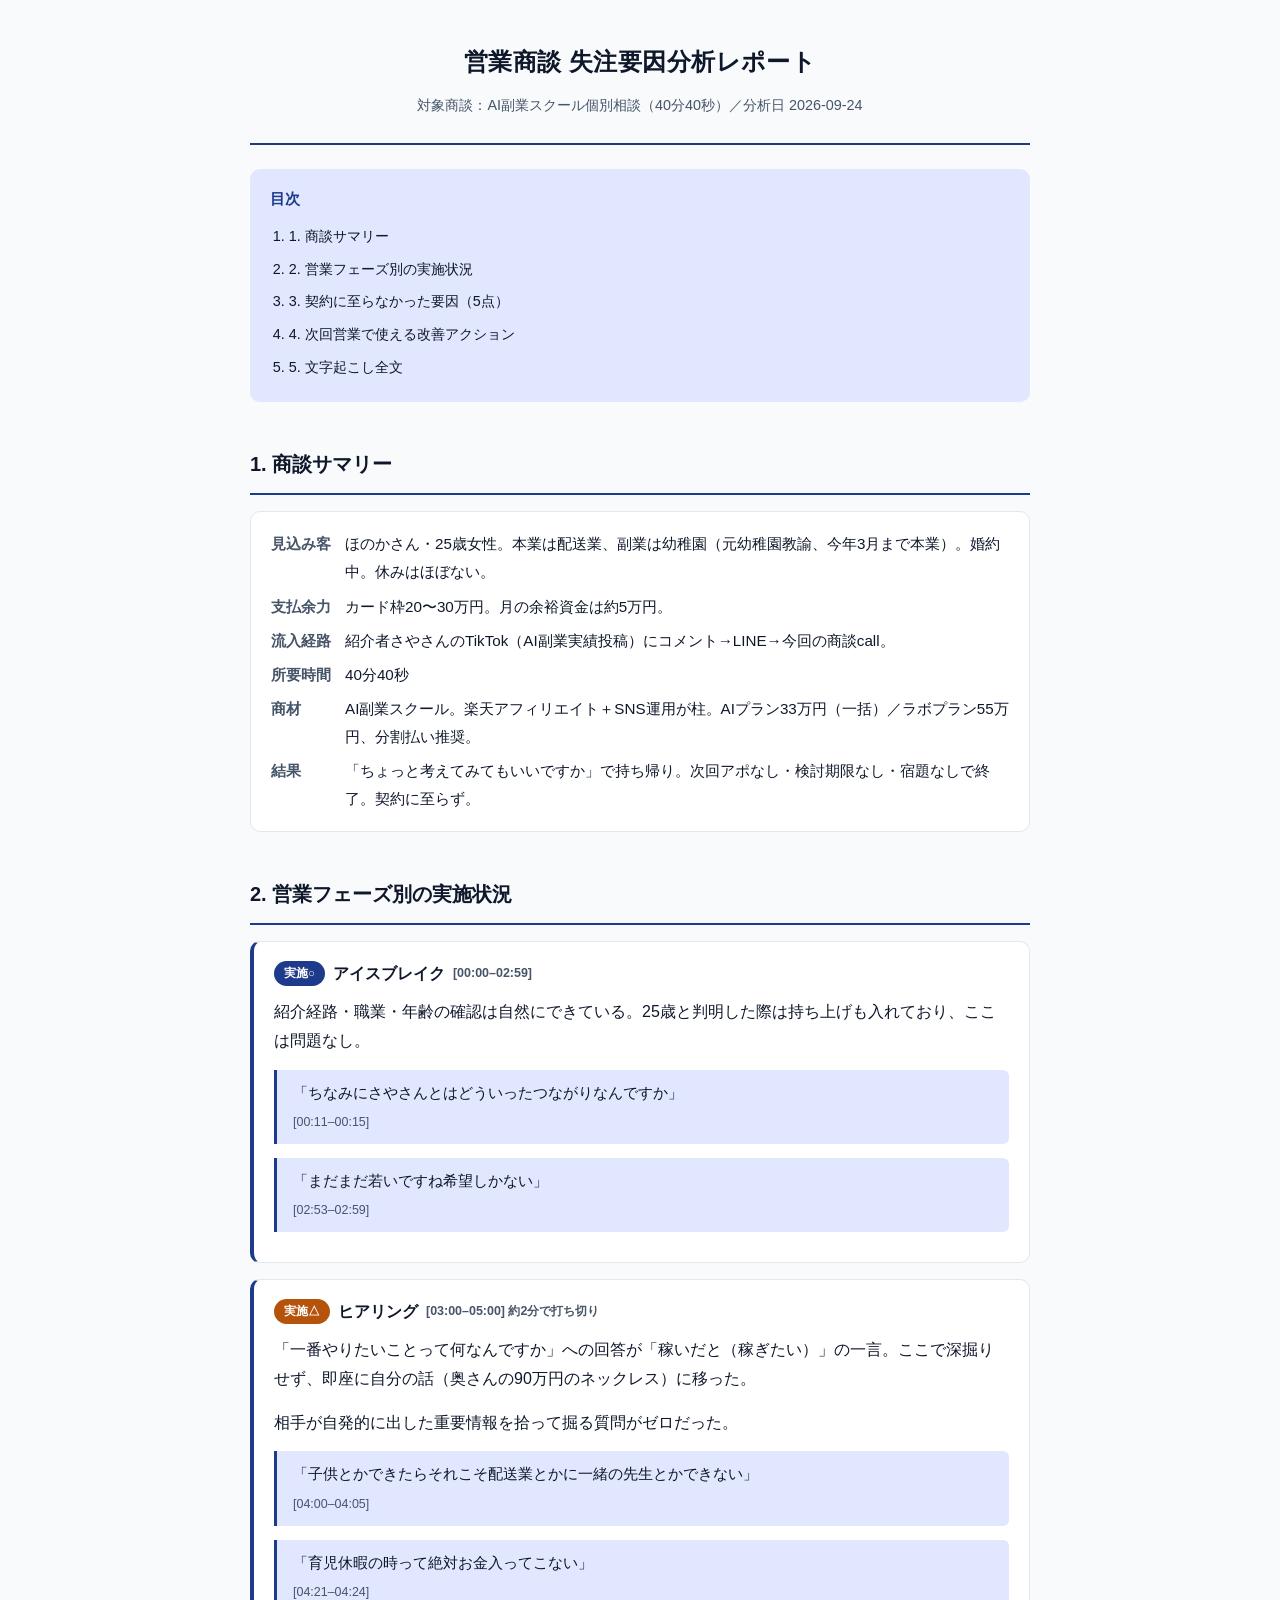
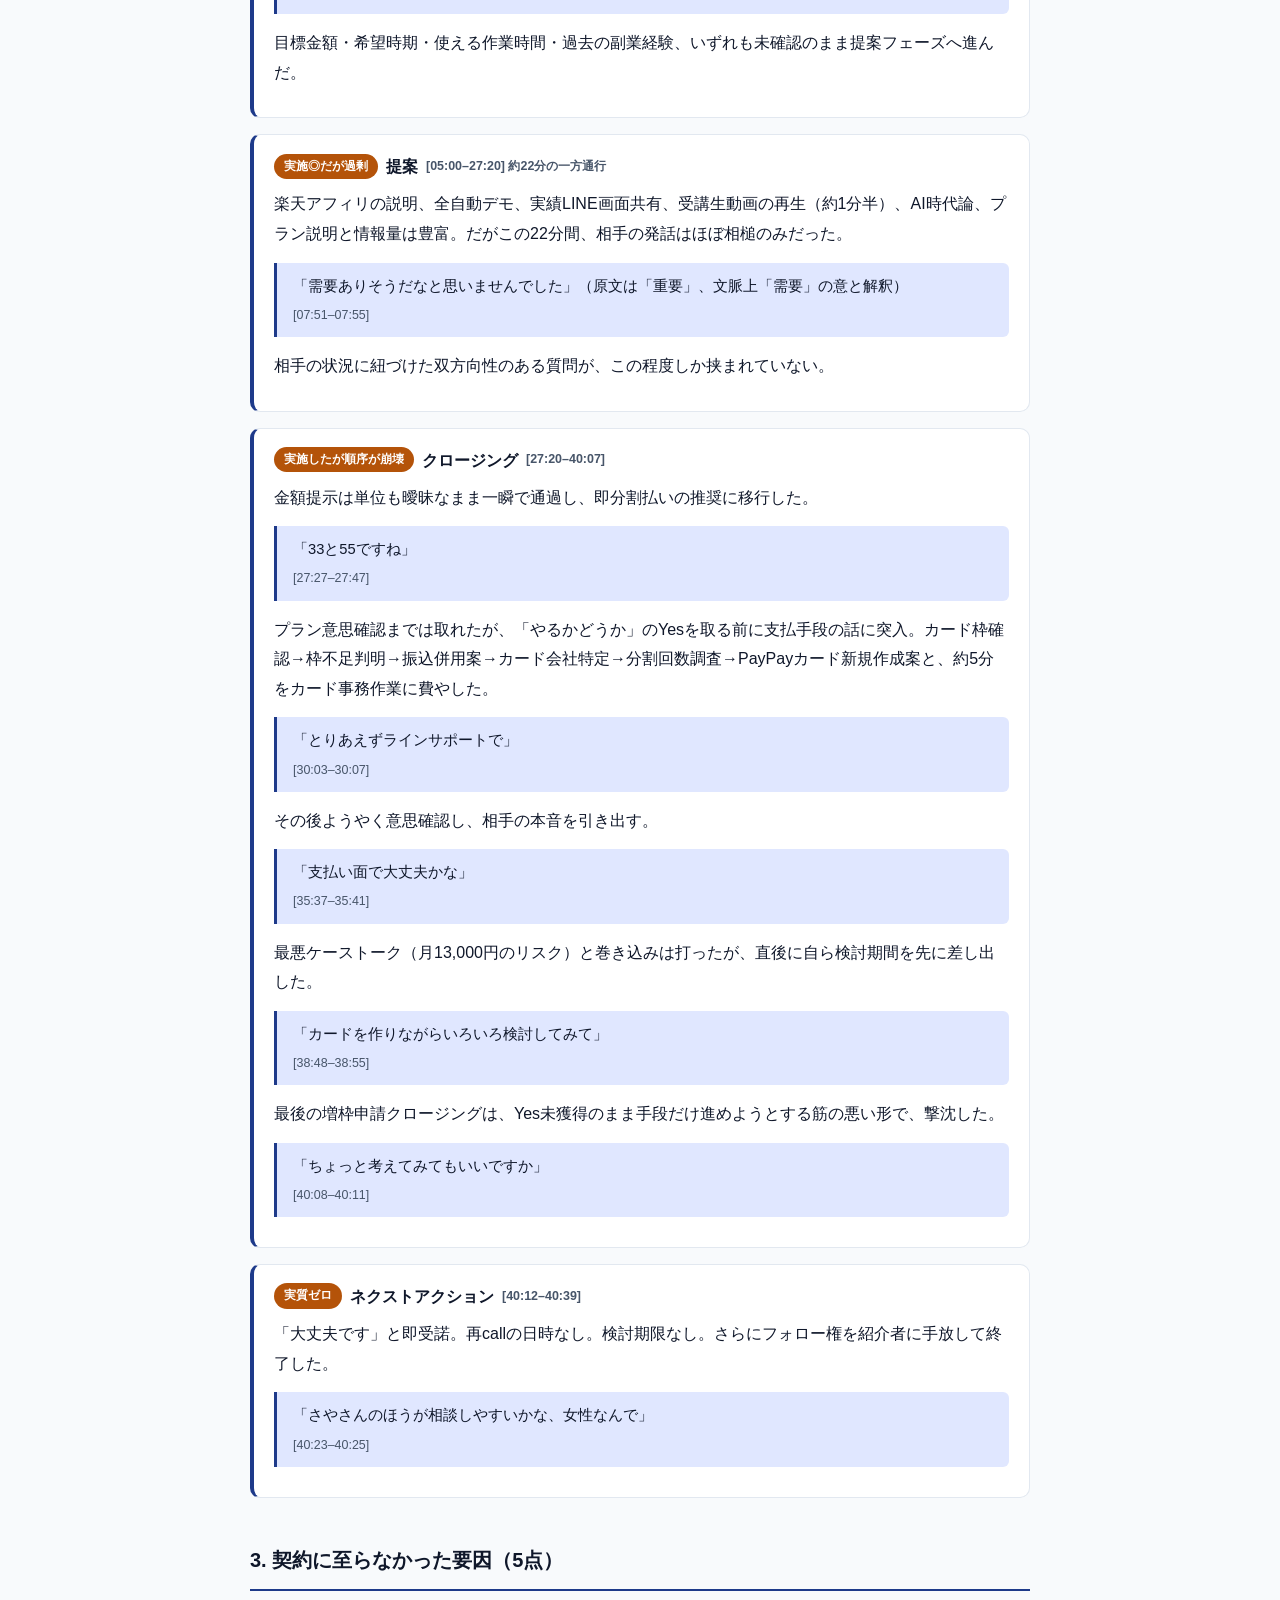
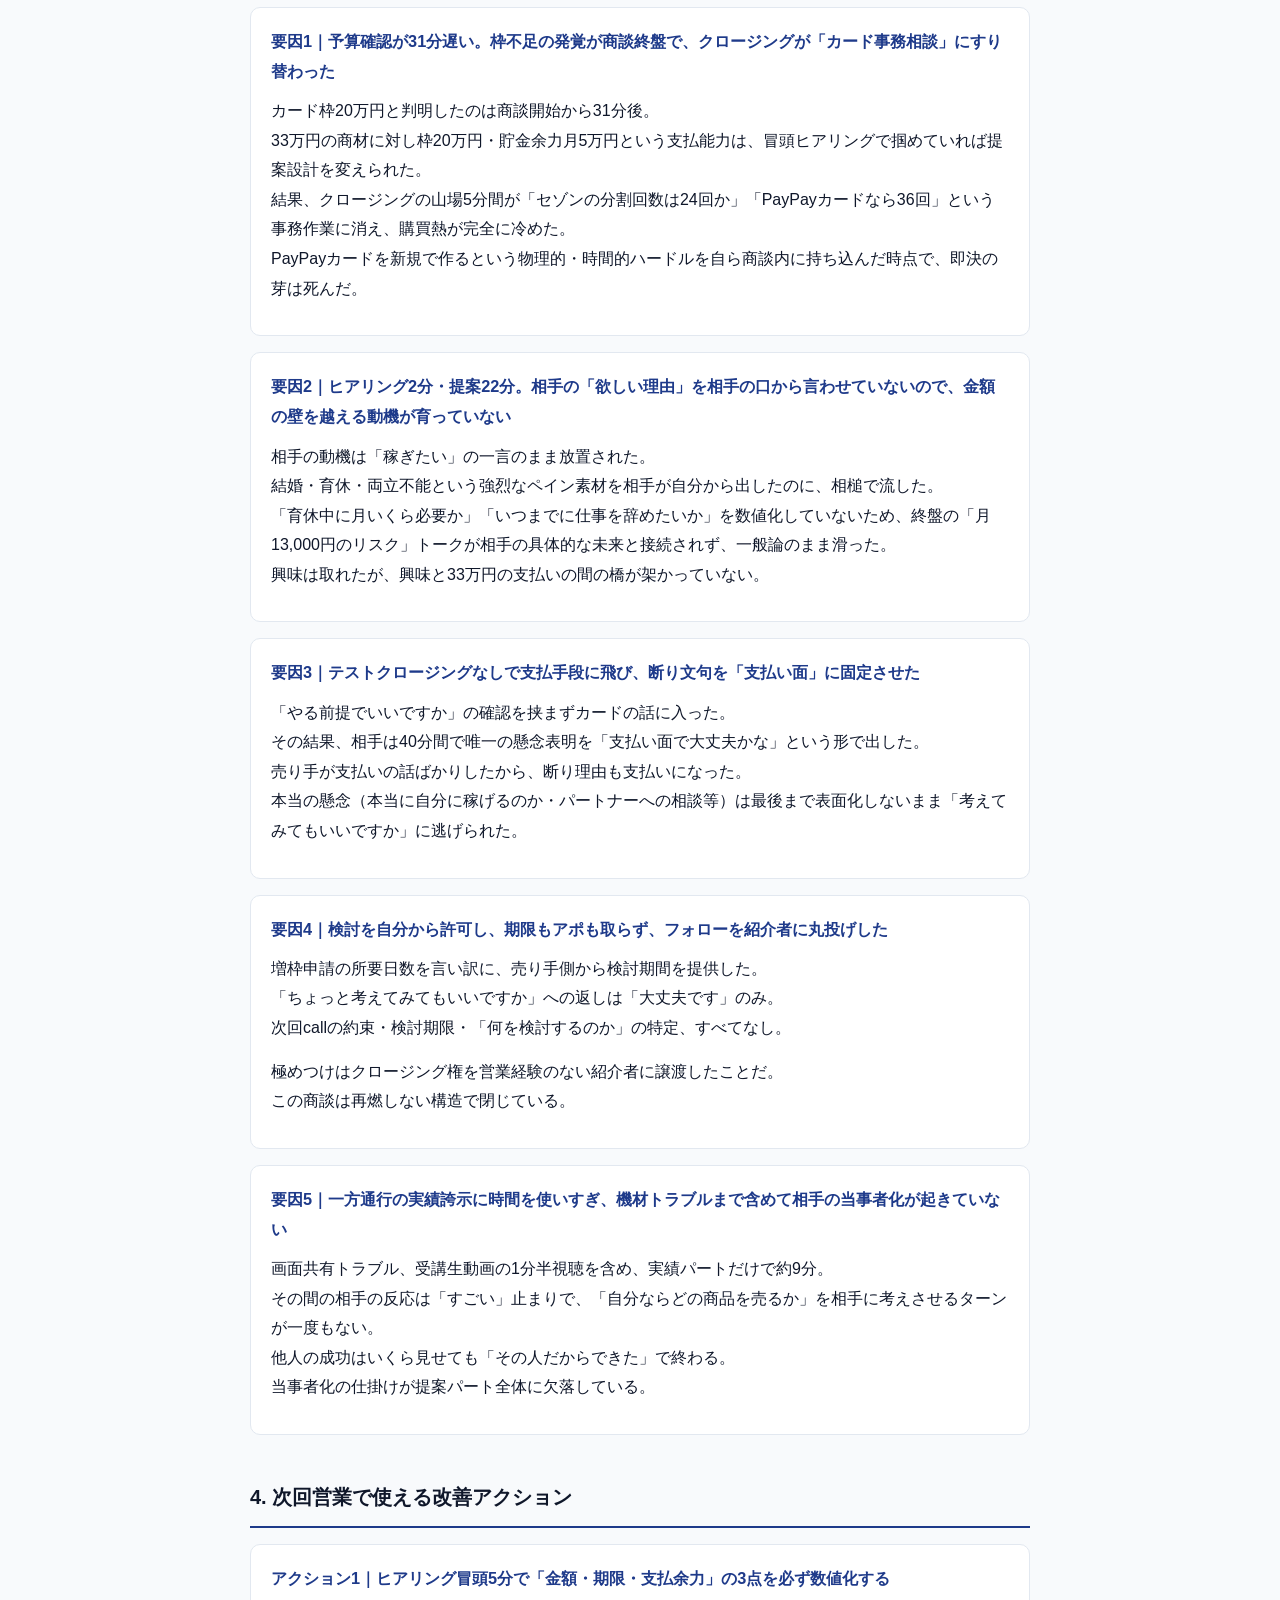
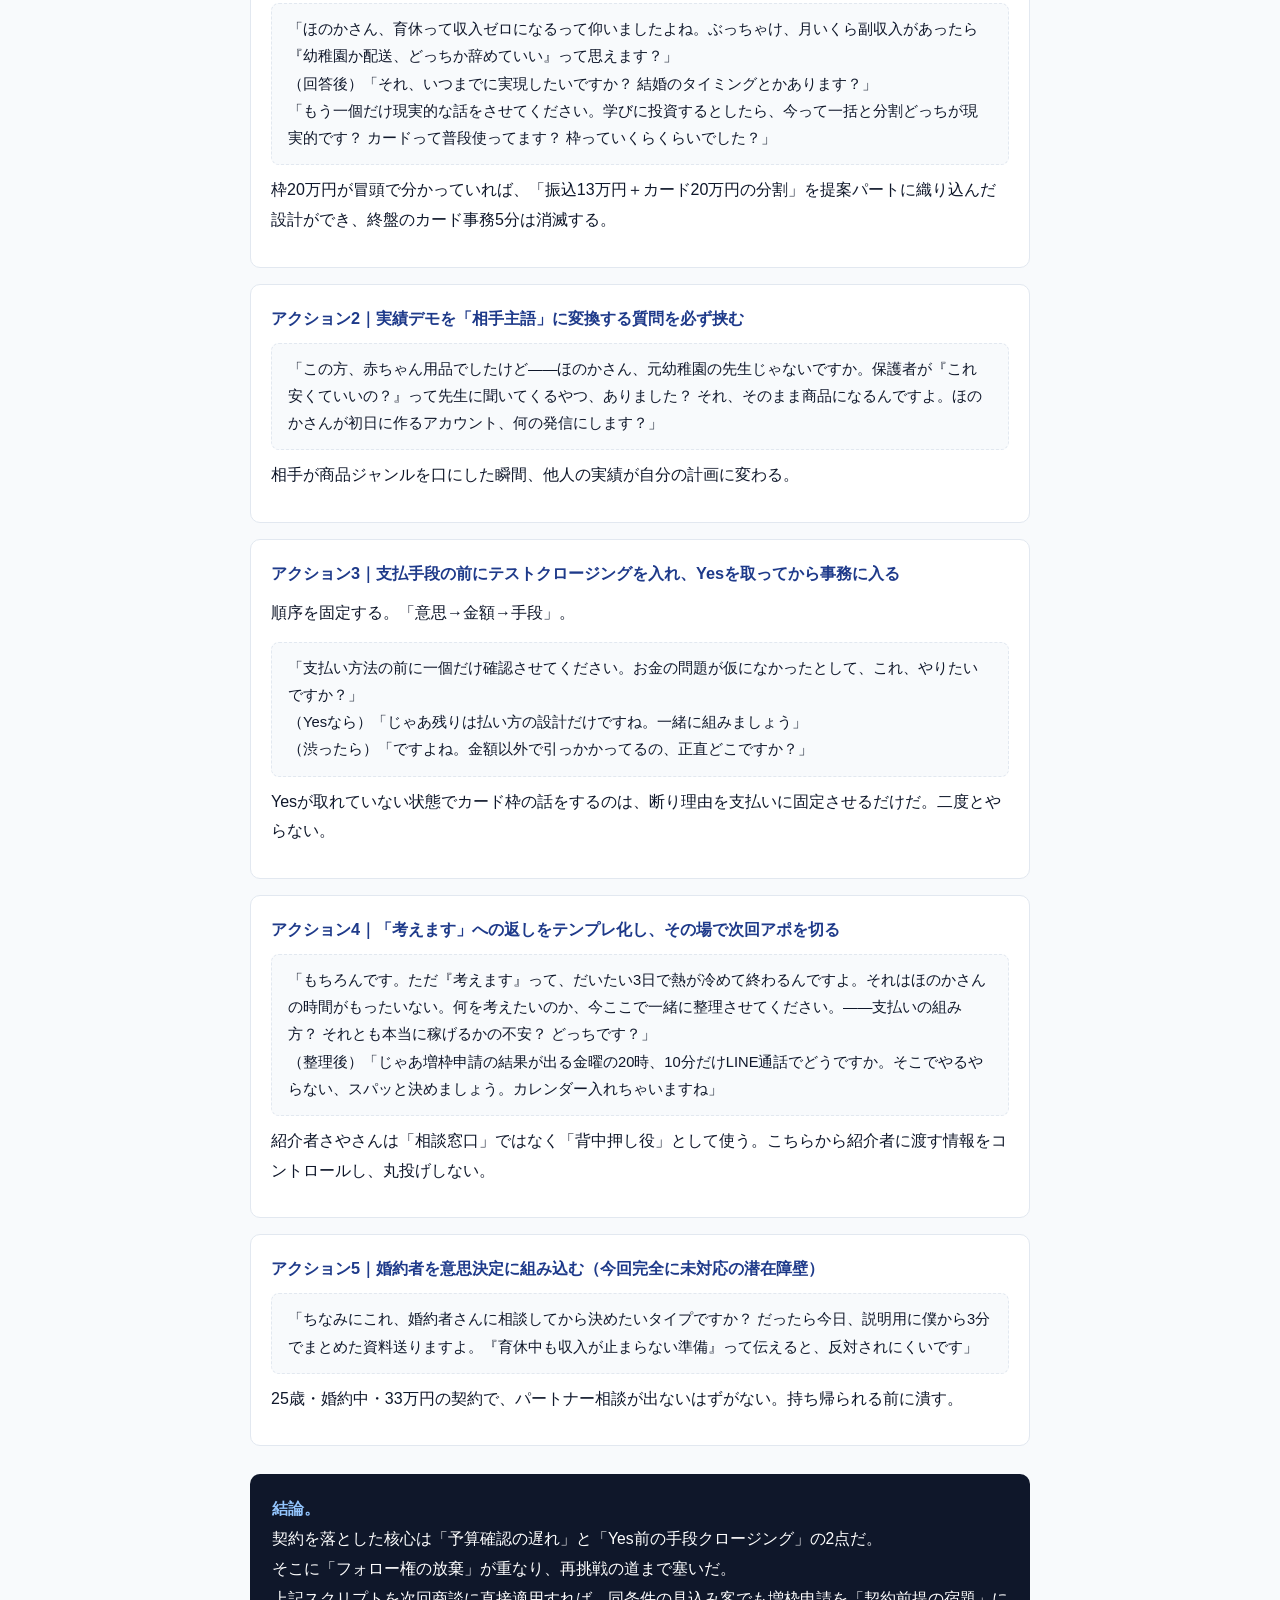
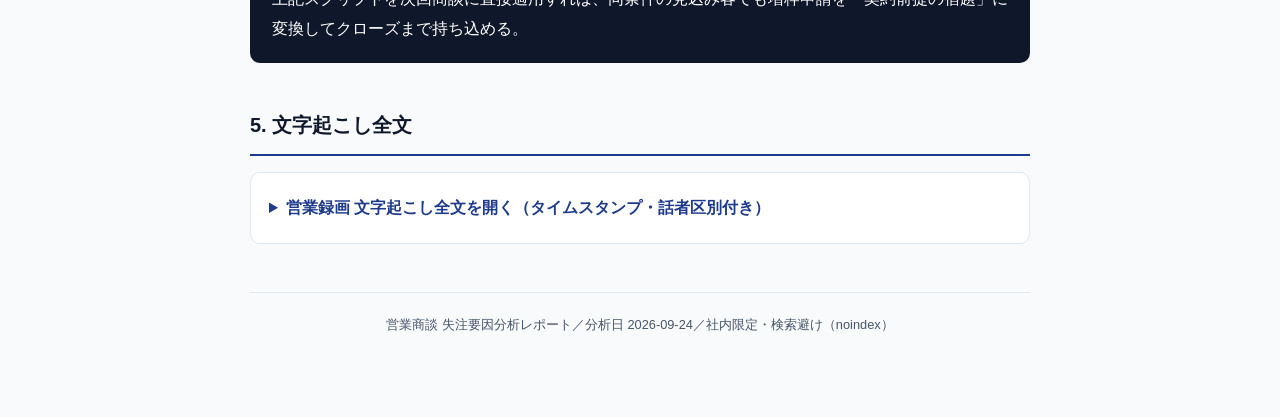
<file: rec-626x8pqg/index.html>
<!DOCTYPE html>
<html lang="ja">
<head>
<meta charset="UTF-8">
<meta name="robots" content="noindex,nofollow">
<meta name="viewport" content="width=device-width, initial-scale=1.0">
<title>営業商談 失注要因分析レポート</title>
<style>
  :root{
    --ink:#0f172a;
    --ink-2:#475569;
    --accent:#1e3a8a;
    --accent-soft:#e0e7ff;
    --line:#e2e8f0;
    --bg:#f8fafc;
    --card:#ffffff;
    --warn:#b45309;
    --warn-soft:#fef3c7;
  }
  *{box-sizing:border-box;}
  html{scroll-behavior:smooth;}
  body{
    margin:0;
    font-family:"Hiragino Kaku Gothic ProN","Hiragino Sans","Yu Gothic",-apple-system,BlinkMacSystemFont,"Segoe UI",sans-serif;
    color:var(--ink);
    background:var(--bg);
    line-height:1.85;
    -webkit-font-smoothing:antialiased;
  }
  .wrap{
    max-width:820px;
    margin:0 auto;
    padding:32px 20px 80px;
  }
  header.page{
    text-align:center;
    padding:8px 0 24px;
    border-bottom:2px solid var(--accent);
    margin-bottom:24px;
  }
  header.page h1{
    font-size:1.5rem;
    margin:0 0 8px;
    letter-spacing:.02em;
  }
  header.page p{
    margin:0;
    color:var(--ink-2);
    font-size:.9rem;
  }
  .toc{
    background:var(--accent-soft);
    border-radius:10px;
    padding:16px 20px;
    margin-bottom:32px;
  }
  .toc h3{margin:0 0 10px;font-size:.95rem;color:var(--accent);}
  .toc ol{margin:0;padding-left:1.3em;font-size:.9rem;}
  .toc li{margin:0 0 6px;}
  .toc a{color:var(--ink);text-decoration:none;}
  .toc a:hover{color:var(--accent);text-decoration:underline;}

  h2.secttl{
    font-size:1.25rem;
    margin:44px 0 16px;
    padding-bottom:10px;
    border-bottom:2px solid var(--accent);
    scroll-margin-top:16px;
  }
  h3.subttl{
    font-size:1.05rem;
    margin:26px 0 10px;
  }
  p{margin:0 0 14px;font-size:1rem;}

  .card{
    background:var(--card);
    border:1px solid var(--line);
    border-radius:10px;
    padding:18px 20px;
    margin-bottom:16px;
  }
  .card dl{margin:0;display:grid;grid-template-columns:auto 1fr;gap:6px 14px;font-size:.95rem;}
  .card dt{color:var(--ink-2);font-weight:600;white-space:nowrap;}
  .card dd{margin:0;}

  .phase{
    background:var(--card);
    border:1px solid var(--line);
    border-left:4px solid var(--accent);
    border-radius:10px;
    padding:16px 20px;
    margin-bottom:16px;
  }
  .phase h4{margin:0 0 8px;font-size:1.02rem;display:flex;align-items:center;gap:8px;}
  .badge{
    display:inline-block;
    font-size:.72rem;
    font-weight:700;
    padding:2px 10px;
    border-radius:999px;
    color:#fff;
    background:var(--accent);
  }
  .badge.warn{background:var(--warn);}
  .phase .ts{
    font-variant-numeric:tabular-nums;
    font-size:.78rem;
    color:var(--ink-2);
  }

  blockquote{
    margin:10px 0 14px;
    padding:10px 16px;
    border-left:3px solid var(--accent);
    background:var(--accent-soft);
    font-size:.92rem;
    color:var(--ink);
    border-radius:0 6px 6px 0;
  }
  blockquote .cite{display:block;margin-top:4px;font-size:.78rem;color:var(--ink-2);}

  .factor{
    background:var(--card);
    border:1px solid var(--line);
    border-radius:10px;
    padding:18px 20px;
    margin-bottom:16px;
    counter-increment:factor;
  }
  .factor h4{
    margin:0 0 10px;
    font-size:1.02rem;
    color:var(--accent);
  }

  .action{
    background:var(--card);
    border:1px solid var(--line);
    border-radius:10px;
    padding:18px 20px;
    margin-bottom:16px;
  }
  .action h4{margin:0 0 10px;font-size:1.02rem;color:var(--accent);}
  .script{
    background:var(--bg);
    border:1px dashed var(--line);
    border-radius:8px;
    padding:12px 16px;
    font-size:.92rem;
    white-space:pre-wrap;
    margin:8px 0 10px;
  }

  .conclusion{
    background:var(--ink);
    color:#fff;
    border-radius:10px;
    padding:20px 22px;
    margin:28px 0;
    font-size:.98rem;
    line-height:1.9;
  }
  .conclusion strong{color:#93c5fd;}

  details.transcript-wrap{
    background:var(--card);
    border:1px solid var(--line);
    border-radius:10px;
    padding:14px 18px;
    margin-top:8px;
  }
  details.transcript-wrap > summary{
    cursor:pointer;
    font-weight:700;
    font-size:1rem;
    color:var(--accent);
    padding:6px 0;
  }
  .transcript-meta{
    font-size:.85rem;
    color:var(--ink-2);
    margin:10px 0 18px;
    padding-bottom:12px;
    border-bottom:1px solid var(--line);
  }
  .trow{
    display:grid;
    grid-template-columns:88px 44px 1fr;
    gap:8px;
    font-size:.88rem;
    padding:5px 0;
    border-bottom:1px solid var(--line);
    align-items:start;
  }
  .tts{color:var(--ink-2);font-variant-numeric:tabular-nums;font-size:.78rem;padding-top:2px;}
  .tspk{font-weight:700;font-size:.8rem;padding-top:2px;}
  .spk-daihyo .tspk{color:var(--accent);}
  .spk-aite .tspk{color:#b45309;}
  .ttxt{margin:0;}
  .tnote{font-size:.82rem;color:var(--ink-2);margin:10px 0;}

  footer.page{
    text-align:center;
    color:var(--ink-2);
    font-size:.8rem;
    margin-top:48px;
    padding-top:20px;
    border-top:1px solid var(--line);
  }
  @media (max-width:600px){
    header.page h1{font-size:1.25rem;}
    .trow{grid-template-columns:1fr;gap:2px;}
    .tts{font-size:.72rem;}
    .card dl{grid-template-columns:1fr;}
  }
  @media print{
    body{background:#fff;}
    details.transcript-wrap{display:block;}
  }
</style>
</head>
<body>
<div class="wrap">
  <header class="page">
    <h1>営業商談 失注要因分析レポート</h1>
    <p>対象商談：AI副業スクール個別相談（40分40秒）／分析日 2026-09-24</p>
  </header>

  <div class="toc">
    <h3>目次</h3>
    <ol>
      <li><a href="#s1">1. 商談サマリー</a></li>
      <li><a href="#s2">2. 営業フェーズ別の実施状況</a></li>
      <li><a href="#s3">3. 契約に至らなかった要因（5点）</a></li>
      <li><a href="#s4">4. 次回営業で使える改善アクション</a></li>
      <li><a href="#s5">5. 文字起こし全文</a></li>
    </ol>
  </div>

  <h2 class="secttl" id="s1">1. 商談サマリー</h2>
  <div class="card">
    <dl>
      <dt>見込み客</dt><dd>ほのかさん・25歳女性。本業は配送業、副業は幼稚園（元幼稚園教諭、今年3月まで本業）。婚約中。休みはほぼない。</dd>
      <dt>支払余力</dt><dd>カード枠20〜30万円。月の余裕資金は約5万円。</dd>
      <dt>流入経路</dt><dd>紹介者さやさんのTikTok（AI副業実績投稿）にコメント→LINE→今回の商談call。</dd>
      <dt>所要時間</dt><dd>40分40秒</dd>
      <dt>商材</dt><dd>AI副業スクール。楽天アフィリエイト＋SNS運用が柱。AIプラン33万円（一括）／ラボプラン55万円、分割払い推奨。</dd>
      <dt>結果</dt><dd>「ちょっと考えてみてもいいですか」で持ち帰り。次回アポなし・検討期限なし・宿題なしで終了。契約に至らず。</dd>
    </dl>
  </div>

  <h2 class="secttl" id="s2">2. 営業フェーズ別の実施状況</h2>

  <div class="phase">
    <h4><span class="badge">実施○</span>アイスブレイク<span class="ts">[00:00–02:59]</span></h4>
    <p>紹介経路・職業・年齢の確認は自然にできている。25歳と判明した際は持ち上げも入れており、ここは問題なし。</p>
    <blockquote>「ちなみにさやさんとはどういったつながりなんですか」<span class="cite">[00:11–00:15]</span></blockquote>
    <blockquote>「まだまだ若いですね希望しかない」<span class="cite">[02:53–02:59]</span></blockquote>
  </div>

  <div class="phase">
    <h4><span class="badge warn">実施△</span>ヒアリング<span class="ts">[03:00–05:00] 約2分で打ち切り</span></h4>
    <p>「一番やりたいことって何なんですか」への回答が「稼いだと（稼ぎたい）」の一言。ここで深掘りせず、即座に自分の話（奥さんの90万円のネックレス）に移った。</p>
    <p>相手が自発的に出した重要情報を拾って掘る質問がゼロだった。</p>
    <blockquote>「子供とかできたらそれこそ配送業とかに一緒の先生とかできない」<span class="cite">[04:00–04:05]</span></blockquote>
    <blockquote>「育児休暇の時って絶対お金入ってこない」<span class="cite">[04:21–04:24]</span></blockquote>
    <p>目標金額・希望時期・使える作業時間・過去の副業経験、いずれも未確認のまま提案フェーズへ進んだ。</p>
  </div>

  <div class="phase">
    <h4><span class="badge warn">実施◎だが過剰</span>提案<span class="ts">[05:00–27:20] 約22分の一方通行</span></h4>
    <p>楽天アフィリの説明、全自動デモ、実績LINE画面共有、受講生動画の再生（約1分半）、AI時代論、プラン説明と情報量は豊富。だがこの22分間、相手の発話はほぼ相槌のみだった。</p>
    <blockquote>「需要ありそうだなと思いませんでした」（原文は「重要」、文脈上「需要」の意と解釈）<span class="cite">[07:51–07:55]</span></blockquote>
    <p>相手の状況に紐づけた双方向性のある質問が、この程度しか挟まれていない。</p>
  </div>

  <div class="phase">
    <h4><span class="badge warn">実施したが順序が崩壊</span>クロージング<span class="ts">[27:20–40:07]</span></h4>
    <p>金額提示は単位も曖昧なまま一瞬で通過し、即分割払いの推奨に移行した。</p>
    <blockquote>「33と55ですね」<span class="cite">[27:27–27:47]</span></blockquote>
    <p>プラン意思確認までは取れたが、「やるかどうか」のYesを取る前に支払手段の話に突入。カード枠確認→枠不足判明→振込併用案→カード会社特定→分割回数調査→PayPayカード新規作成案と、約5分をカード事務作業に費やした。</p>
    <blockquote>「とりあえずラインサポートで」<span class="cite">[30:03–30:07]</span></blockquote>
    <p>その後ようやく意思確認し、相手の本音を引き出す。</p>
    <blockquote>「支払い面で大丈夫かな」<span class="cite">[35:37–35:41]</span></blockquote>
    <p>最悪ケーストーク（月13,000円のリスク）と巻き込みは打ったが、直後に自ら検討期間を先に差し出した。</p>
    <blockquote>「カードを作りながらいろいろ検討してみて」<span class="cite">[38:48–38:55]</span></blockquote>
    <p>最後の増枠申請クロージングは、Yes未獲得のまま手段だけ進めようとする筋の悪い形で、撃沈した。</p>
    <blockquote>「ちょっと考えてみてもいいですか」<span class="cite">[40:08–40:11]</span></blockquote>
  </div>

  <div class="phase">
    <h4><span class="badge warn">実質ゼロ</span>ネクストアクション<span class="ts">[40:12–40:39]</span></h4>
    <p>「大丈夫です」と即受諾。再callの日時なし。検討期限なし。さらにフォロー権を紹介者に手放して終了した。</p>
    <blockquote>「さやさんのほうが相談しやすいかな、女性なんで」<span class="cite">[40:23–40:25]</span></blockquote>
  </div>

  <h2 class="secttl" id="s3">3. 契約に至らなかった要因（5点）</h2>

  <div class="factor">
    <h4>要因1｜予算確認が31分遅い。枠不足の発覚が商談終盤で、クロージングが「カード事務相談」にすり替わった</h4>
    <p>カード枠20万円と判明したのは商談開始から31分後。<br>
    33万円の商材に対し枠20万円・貯金余力月5万円という支払能力は、冒頭ヒアリングで掴めていれば提案設計を変えられた。<br>
    結果、クロージングの山場5分間が「セゾンの分割回数は24回か」「PayPayカードなら36回」という事務作業に消え、購買熱が完全に冷めた。<br>
    PayPayカードを新規で作るという物理的・時間的ハードルを自ら商談内に持ち込んだ時点で、即決の芽は死んだ。</p>
  </div>

  <div class="factor">
    <h4>要因2｜ヒアリング2分・提案22分。相手の「欲しい理由」を相手の口から言わせていないので、金額の壁を越える動機が育っていない</h4>
    <p>相手の動機は「稼ぎたい」の一言のまま放置された。<br>
    結婚・育休・両立不能という強烈なペイン素材を相手が自分から出したのに、相槌で流した。<br>
    「育休中に月いくら必要か」「いつまでに仕事を辞めたいか」を数値化していないため、終盤の「月13,000円のリスク」トークが相手の具体的な未来と接続されず、一般論のまま滑った。<br>
    興味は取れたが、興味と33万円の支払いの間の橋が架かっていない。</p>
  </div>

  <div class="factor">
    <h4>要因3｜テストクロージングなしで支払手段に飛び、断り文句を「支払い面」に固定させた</h4>
    <p>「やる前提でいいですか」の確認を挟まずカードの話に入った。<br>
    その結果、相手は40分間で唯一の懸念表明を「支払い面で大丈夫かな」という形で出した。<br>
    売り手が支払いの話ばかりしたから、断り理由も支払いになった。<br>
    本当の懸念（本当に自分に稼げるのか・パートナーへの相談等）は最後まで表面化しないまま「考えてみてもいいですか」に逃げられた。</p>
  </div>

  <div class="factor">
    <h4>要因4｜検討を自分から許可し、期限もアポも取らず、フォローを紹介者に丸投げした</h4>
    <p>増枠申請の所要日数を言い訳に、売り手側から検討期間を提供した。<br>
    「ちょっと考えてみてもいいですか」への返しは「大丈夫です」のみ。<br>
    次回callの約束・検討期限・「何を検討するのか」の特定、すべてなし。</p>
    <p>極めつけはクロージング権を営業経験のない紹介者に譲渡したことだ。<br>
    この商談は再燃しない構造で閉じている。</p>
  </div>

  <div class="factor">
    <h4>要因5｜一方通行の実績誇示に時間を使いすぎ、機材トラブルまで含めて相手の当事者化が起きていない</h4>
    <p>画面共有トラブル、受講生動画の1分半視聴を含め、実績パートだけで約9分。<br>
    その間の相手の反応は「すごい」止まりで、「自分ならどの商品を売るか」を相手に考えさせるターンが一度もない。<br>
    他人の成功はいくら見せても「その人だからできた」で終わる。<br>
    当事者化の仕掛けが提案パート全体に欠落している。</p>
  </div>

  <h2 class="secttl" id="s4">4. 次回営業で使える改善アクション</h2>

  <div class="action">
    <h4>アクション1｜ヒアリング冒頭5分で「金額・期限・支払余力」の3点を必ず数値化する</h4>
    <div class="script">「ほのかさん、育休って収入ゼロになるって仰いましたよね。ぶっちゃけ、月いくら副収入があったら『幼稚園か配送、どっちか辞めていい』って思えます？」
（回答後）「それ、いつまでに実現したいですか？ 結婚のタイミングとかあります？」
「もう一個だけ現実的な話をさせてください。学びに投資するとしたら、今って一括と分割どっちが現実的です？ カードって普段使ってます？ 枠っていくらくらいでした？」</div>
    <p>枠20万円が冒頭で分かっていれば、「振込13万円＋カード20万円の分割」を提案パートに織り込んだ設計ができ、終盤のカード事務5分は消滅する。</p>
  </div>

  <div class="action">
    <h4>アクション2｜実績デモを「相手主語」に変換する質問を必ず挟む</h4>
    <div class="script">「この方、赤ちゃん用品でしたけど——ほのかさん、元幼稚園の先生じゃないですか。保護者が『これ安くていいの？』って先生に聞いてくるやつ、ありました？ それ、そのまま商品になるんですよ。ほのかさんが初日に作るアカウント、何の発信にします？」</div>
    <p>相手が商品ジャンルを口にした瞬間、他人の実績が自分の計画に変わる。</p>
  </div>

  <div class="action">
    <h4>アクション3｜支払手段の前にテストクロージングを入れ、Yesを取ってから事務に入る</h4>
    <p>順序を固定する。「意思→金額→手段」。</p>
    <div class="script">「支払い方法の前に一個だけ確認させてください。お金の問題が仮になかったとして、これ、やりたいですか？」
（Yesなら）「じゃあ残りは払い方の設計だけですね。一緒に組みましょう」
（渋ったら）「ですよね。金額以外で引っかかってるの、正直どこですか？」</div>
    <p>Yesが取れていない状態でカード枠の話をするのは、断り理由を支払いに固定させるだけだ。二度とやらない。</p>
  </div>

  <div class="action">
    <h4>アクション4｜「考えます」への返しをテンプレ化し、その場で次回アポを切る</h4>
    <div class="script">「もちろんです。ただ『考えます』って、だいたい3日で熱が冷めて終わるんですよ。それはほのかさんの時間がもったいない。何を考えたいのか、今ここで一緒に整理させてください。——支払いの組み方？ それとも本当に稼げるかの不安？ どっちです？」
（整理後）「じゃあ増枠申請の結果が出る金曜の20時、10分だけLINE通話でどうですか。そこでやるやらない、スパッと決めましょう。カレンダー入れちゃいますね」</div>
    <p>紹介者さやさんは「相談窓口」ではなく「背中押し役」として使う。こちらから紹介者に渡す情報をコントロールし、丸投げしない。</p>
  </div>

  <div class="action">
    <h4>アクション5｜婚約者を意思決定に組み込む（今回完全に未対応の潜在障壁）</h4>
    <div class="script">「ちなみにこれ、婚約者さんに相談してから決めたいタイプですか？ だったら今日、説明用に僕から3分でまとめた資料送りますよ。『育休中も収入が止まらない準備』って伝えると、反対されにくいです」</div>
    <p>25歳・婚約中・33万円の契約で、パートナー相談が出ないはずがない。持ち帰られる前に潰す。</p>
  </div>

  <div class="conclusion">
    <strong>結論。</strong><br>
    契約を落とした核心は「予算確認の遅れ」と「Yes前の手段クロージング」の2点だ。<br>
    そこに「フォロー権の放棄」が重なり、再挑戦の道まで塞いだ。<br>
    上記スクリプトを次回商談に直接適用すれば、同条件の見込み客でも増枠申請を「契約前提の宿題」に変換してクローズまで持ち込める。
  </div>

  <h2 class="secttl" id="s5">5. 文字起こし全文</h2>
  <details class="transcript-wrap">
    <summary>営業録画 文字起こし全文を開く（タイムスタンプ・話者区別付き）</summary>
    <div class="transcript-meta">
      対象ファイル: /Users/shota/Downloads/video1240866585.mp4　／　動画総尺: 40:40（2440.5秒）　／　文字起こし方式: ffmpeg音声抽出＋Whisper(small, ja, ローカルCPU実行)<br>
      話者ラベルについての注意: 音声は単一チャンネルのため厳密な声紋ベースの話者分離は未実施。「代表」「相手」ラベルは質問文・相槌・説明文といった会話上の役割パターンによるヒューリスティック推定であり、機械的な断定ではない。重要箇所の話者特定は必要に応じて原音声で確認すること。
    </div>
<div class="trow spk-daihyo"><span class="tts">00:00–00:06</span><span class="tspk">代表</span><span class="ttxt">さやさんのご紹介というところ になってくるかなと思っていくつ</span></div>
<div class="trow spk-aite"><span class="tts">00:06–00:11</span><span class="tspk">相手</span><span class="ttxt">くちとお話をお伺いしながら ってお勧めさせていただきます</span></div>
<div class="trow spk-daihyo"><span class="tts">00:11–00:15</span><span class="tspk">代表</span><span class="ttxt">ちなみにさやさんとはどういった つながりなんですか</span></div>
<div class="trow spk-aite"><span class="tts">00:15–00:41</span><span class="tspk">相手</span><span class="ttxt">ちょまどキックトックで見つけて そこ から詳しい話を聞きたければみたいな感じであったのでコメント させていただいてそこからこのラインになってって感じでさやさんキックトックしてるん ですね初めてだ</span></div>
<div class="trow spk-daihyo"><span class="tts">00:41–00:42</span><span class="tspk">代表</span><span class="ttxt">そうですね</span></div>
<div class="trow spk-aite"><span class="tts">00:42–00:45</span><span class="tspk">相手</span><span class="ttxt">なんかインスタを知るのは知って たんですけどね</span></div>
<div class="trow spk-daihyo"><span class="tts">00:45–00:46</span><span class="tspk">代表</span><span class="ttxt">はいはいはい</span></div>
<div class="trow spk-aite"><span class="tts">00:46–00:47</span><span class="tspk">相手</span><span class="ttxt">一つ一つ</span></div>
<div class="trow spk-daihyo"><span class="tts">00:47–00:51</span><span class="tspk">代表</span><span class="ttxt">どんな箸どんな箸にしてるんです か</span></div>
<div class="trow spk-aite"><span class="tts">00:51–00:59</span><span class="tspk">相手</span><span class="ttxt">これをこうやってAI使ってやったら これだけ稼げましたみたいな</span></div>
<div class="trow spk-daihyo"><span class="tts">00:59–01:00</span><span class="tspk">代表</span><span class="ttxt">なるほど</span></div>
<div class="trow spk-aite"><span class="tts">01:00–01:03</span><span class="tspk">相手</span><span class="ttxt">感じの簡単に説明してて</span></div>
<div class="trow spk-daihyo"><span class="tts">01:03–01:04</span><span class="tspk">代表</span><span class="ttxt">はい</span></div>
<div class="trow spk-aite"><span class="tts">01:04–01:06</span><span class="tspk">相手</span><span class="ttxt">それで興味もったっていう感じ です</span></div>
<div class="trow spk-daihyo"><span class="tts">01:06–01:11</span><span class="tspk">代表</span><span class="ttxt">なるほどちょい今職業って何やってらっしゃ るんですよ</span></div>
<div class="trow spk-aite"><span class="tts">01:11–01:17</span><span class="tspk">相手</span><span class="ttxt">今私は主にが配送業をやっていて</span></div>
<div class="trow spk-daihyo"><span class="tts">01:17–01:19</span><span class="tspk">代表</span><span class="ttxt">配送業はい</span></div>
<div class="trow spk-aite"><span class="tts">01:19–01:26</span><span class="tspk">相手</span><span class="ttxt">副業で元々幼稚園共有だった ので幼稚園で働いてます副業で幼稚園って珍しいですね</span></div>
<div class="trow spk-daihyo"><span class="tts">01:26–01:27</span><span class="tspk">代表</span><span class="ttxt">そうですね</span></div>
<div class="trow spk-aite"><span class="tts">01:27–01:32</span><span class="tspk">相手</span><span class="ttxt">元々去年の3 今年の3月までは本業 として幼稚園先生やってたんです</span></div>
<div class="trow spk-daihyo"><span class="tts">01:32–01:33</span><span class="tspk">代表</span><span class="ttxt">けど</span></div>
<div class="trow spk-aite"><span class="tts">01:33–01:36</span><span class="tspk">相手</span><span class="ttxt">ちょっと今年からちょっといろいろ 新しいこと始めようかなっていう</span></div>
<div class="trow spk-daihyo"><span class="tts">01:36–01:38</span><span class="tspk">代表</span><span class="ttxt">のではい</span></div>
<div class="trow spk-aite"><span class="tts">01:38–01:43</span><span class="tspk">相手</span><span class="ttxt">そう幼稚園続けてるとちょっと 副業できなかったりとか不具合があったので</span></div>
<div class="trow spk-daihyo"><span class="tts">01:43–01:44</span><span class="tspk">代表</span><span class="ttxt">ああ</span></div>
<div class="trow spk-aite"><span class="tts">01:44–01:51</span><span class="tspk">相手</span><span class="ttxt">それでちょっと対策していただき ましてちょっと幼稚園で私と幼稚園 時の子供がいるんですけど</span></div>
<div class="trow spk-daihyo"><span class="tts">01:51–01:53</span><span class="tspk">代表</span><span class="ttxt">はいあれですか</span></div>
<div class="trow spk-aite"><span class="tts">01:53–02:11</span><span class="tspk">相手</span><span class="ttxt">お残り3みたいなところだけやって いるような感じなんですよ今は朝からクラスの補助に入って あずかりで保育時間外に預かってることも見てて恐怖それで今終わってからっていう 感じです</span></div>
<div class="trow spk-daihyo"><span class="tts">02:11–02:15</span><span class="tspk">代表</span><span class="ttxt">えちょい配送業いつやってるんですか 手の当てくれと</span></div>
<div class="trow spk-aite"><span class="tts">02:15–02:19</span><span class="tspk">相手</span><span class="ttxt">えっと川木で幼稚園やってるのに それ以外入れる日はっていう感じ</span></div>
<div class="trow spk-daihyo"><span class="tts">02:19–02:20</span><span class="tspk">代表</span><span class="ttxt">です</span></div>
<div class="trow spk-aite"><span class="tts">02:20–02:24</span><span class="tspk">相手</span><span class="ttxt">なるほど火曜日と木曜日でそれ以外 が配送業やってるような感じ</span></div>
<div class="trow spk-daihyo"><span class="tts">02:24–02:28</span><span class="tspk">代表</span><span class="ttxt">とはいそうですね休み取れてるんですか</span></div>
<div class="trow spk-aite"><span class="tts">02:28–02:36</span><span class="tspk">相手</span><span class="ttxt">あんまり取れてるそうですよね火曜日と木曜日がたまん配送 業の休みなんだろうなって受け取ったんで</span></div>
<div class="trow spk-daihyo"><span class="tts">02:36–02:37</span><span class="tspk">代表</span><span class="ttxt">そうですね</span></div>
<div class="trow spk-aite"><span class="tts">02:37–02:42</span><span class="tspk">相手</span><span class="ttxt">それ以外を配送してたりするので 基本 休みはあんまりないっていう</span></div>
<div class="trow spk-daihyo"><span class="tts">02:42–02:43</span><span class="tspk">代表</span><span class="ttxt">感じで</span></div>
<div class="trow spk-aite"><span class="tts">02:43–02:50</span><span class="tspk">相手</span><span class="ttxt">ちなみにちょっと失礼ながら お聞きしたいんですけどあんまり年齢と変わらないぐらい なんですけど私は20代後半なんです</span></div>
<div class="trow spk-daihyo"><span class="tts">02:50–02:51</span><span class="tspk">代表</span><span class="ttxt">よ</span></div>
<div class="trow spk-aite"><span class="tts">02:51–02:52</span><span class="tspk">相手</span><span class="ttxt">私今25です</span></div>
<div class="trow spk-daihyo"><span class="tts">02:52–02:53</span><span class="tspk">代表</span><span class="ttxt">25?</span></div>
<div class="trow spk-aite"><span class="tts">02:53–02:59</span><span class="tspk">相手</span><span class="ttxt">おはようまだまだ若いですね希望しかない</span></div>
<div class="trow spk-daihyo"><span class="tts">02:59–03:00</span><span class="tspk">代表</span><span class="ttxt">なるほど</span></div>
<div class="trow spk-aite"><span class="tts">03:00–03:05</span><span class="tspk">相手</span><span class="ttxt">そこでAIとかを活用していきたい ということだと思うんですけど</span></div>
<div class="trow spk-daihyo"><span class="tts">03:05–03:10</span><span class="tspk">代表</span><span class="ttxt">一番AIできるようになって例えば 収入とかあって例えば10万とか</span></div>
<div class="trow spk-aite"><span class="tts">03:10–03:15</span><span class="tspk">相手</span><span class="ttxt">20万とか全然頑張ったら 目指していけるかなって思うんですけど</span></div>
<div class="trow spk-daihyo"><span class="tts">03:15–03:18</span><span class="tspk">代表</span><span class="ttxt">はい一番やりたいことって何なん ですか</span></div>
<div class="trow spk-aite"><span class="tts">03:18–03:19</span><span class="tspk">相手</span><span class="ttxt">稼いだと</span></div>
<div class="trow spk-daihyo"><span class="tts">03:19–03:32</span><span class="tspk">代表</span><span class="ttxt">何となくでしかまだAIを使った 稼ぎ方っていうのが分からないから</span></div>
<div class="trow spk-aite"><span class="tts">03:32–03:43</span><span class="tspk">相手</span><span class="ttxt">それも教えてもらえたらいいかな って思ってでもいろいろこういうのか サイサーも紹介したのでそのいろいろできたらいいのかな と思っています</span></div>
<div class="trow spk-daihyo"><span class="tts">03:43–03:45</span><span class="tspk">代表</span><span class="ttxt">うんそうですね</span></div>
<div class="trow spk-aite"><span class="tts">03:45–03:59</span><span class="tspk">相手</span><span class="ttxt">例えばAIとかで稼いできたら 私がですねほのかさんの立ち位置だとまずどっちか仕事やめるん ですよまあまあ私かね私もそれで今今夜仕掛けつけを</span></div>
<div class="trow spk-daihyo"><span class="tts">03:59–04:00</span><span class="tspk">代表</span><span class="ttxt">はい</span></div>
<div class="trow spk-aite"><span class="tts">04:00–04:05</span><span class="tspk">相手</span><span class="ttxt">で子供とかできたらそれこそ 配送業とかに一緒の先生とかできないなっていうので</span></div>
<div class="trow spk-daihyo"><span class="tts">04:06–04:07</span><span class="tspk">代表</span><span class="ttxt">うん</span></div>
<div class="trow spk-aite"><span class="tts">04:07–04:16</span><span class="tspk">相手</span><span class="ttxt">できる仕事っていうのでまあそれでAIで稼げててそれで安定 してればそれでいいのかなと思って</span></div>
<div class="trow spk-daihyo"><span class="tts">04:16–04:21</span><span class="tspk">代表</span><span class="ttxt">てうんうんそうですねまあそこがベストですかね</span></div>
<div class="trow spk-aite"><span class="tts">04:21–04:24</span><span class="tspk">相手</span><span class="ttxt">はいやっぱり育児休暇の時って絶対 お金入ってこないんで</span></div>
<div class="trow spk-daihyo"><span class="tts">04:24–04:25</span><span class="tspk">代表</span><span class="ttxt">はい</span></div>
<div class="trow spk-aite"><span class="tts">04:25–04:30</span><span class="tspk">相手</span><span class="ttxt">そうですよねまあ私の奥さんもほんと 今初めて2週間くらいなんですよ</span></div>
<div class="trow spk-daihyo"><span class="tts">04:30–04:34</span><span class="tspk">代表</span><span class="ttxt">はい私自身がずっとやってたんです けどこの時は結婚10周年迎えて</span></div>
<div class="trow spk-aite"><span class="tts">04:34–04:42</span><span class="tspk">相手</span><span class="ttxt">はいねにびや買いに行ったら1本 90万円するブルガリーノーでにびや欲しいって言われたん ですけど</span></div>
<div class="trow spk-daihyo"><span class="tts">04:42–04:45</span><span class="tspk">代表</span><span class="ttxt">はいはいはい</span></div>
<div class="trow spk-aite"><span class="tts">04:45–04:50</span><span class="tspk">相手</span><span class="ttxt">そうです自分でもちょっと稼げるようになり たいってちょっと1週間2週間ぐらい今ちょっと経ってるんですけど</span></div>
<div class="trow spk-daihyo"><span class="tts">04:50–04:51</span><span class="tspk">代表</span><span class="ttxt">はい</span></div>
<div class="trow spk-aite"><span class="tts">04:51–04:55</span><span class="tspk">相手</span><span class="ttxt">その奥さんの実績というか全然 見せれるんで私のパスクから</span></div>
<div class="trow spk-daihyo"><span class="tts">04:55–04:57</span><span class="tspk">代表</span><span class="ttxt">はいはい</span></div>
<div class="trow spk-aite"><span class="tts">04:57–05:02</span><span class="tspk">相手</span><span class="ttxt">まあ色々今日はどっちかという と勉強っていうのは単的に2分から5分ぐらいの動画をサクサク 見ていくだけなんですよね</span></div>
<div class="trow spk-daihyo"><span class="tts">05:02–05:03</span><span class="tspk">代表</span><span class="ttxt">はい</span></div>
<div class="trow spk-aite"><span class="tts">05:03–05:10</span><span class="tspk">相手</span><span class="ttxt">でなんかその分からないことあれば もうずもう20時間やつでもサポートを伝っていただいていいですし</span></div>
<div class="trow spk-daihyo"><span class="tts">05:10–05:12</span><span class="tspk">代表</span><span class="ttxt">はいうん</span></div>
<div class="trow spk-aite"><span class="tts">05:12–05:19</span><span class="tspk">相手</span><span class="ttxt">であとはそうですね2分から5分 動画を見て終わるではなく必ずこれちょっと試してみましょうね みたいな終わり方になるんで</span></div>
<div class="trow spk-daihyo"><span class="tts">05:19–05:20</span><span class="tspk">代表</span><span class="ttxt">はい</span></div>
<div class="trow spk-aite"><span class="tts">05:20–05:28</span><span class="tspk">相手</span><span class="ttxt">なんかこう1日1時間ぐらいでなんか 30分動画見てその30分動画で学んだことを残り30分ちょっとこうチャット GPTとかで遊んでみるみたいな</span></div>
<div class="trow spk-daihyo"><span class="tts">05:28–05:30</span><span class="tspk">代表</span><span class="ttxt">はいはい</span></div>
<div class="trow spk-aite"><span class="tts">05:30–05:33</span><span class="tspk">相手</span><span class="ttxt">全然もう1週間2週間とかも結果 変わってくると思うんですよね</span></div>
<div class="trow spk-daihyo"><span class="tts">05:33–05:38</span><span class="tspk">代表</span><span class="ttxt">はい今日はどちらかというと時間にも 限りがありますし先ほど言っていただいた</span></div>
<div class="trow spk-aite"><span class="tts">05:38–05:44</span><span class="tspk">相手</span><span class="ttxt">稼ぎ方みたいな部分っていうのを結構 フォーカスしてちょっとお話ししていけたらなというふうに思います</span></div>
<div class="trow spk-daihyo"><span class="tts">05:44–05:48</span><span class="tspk">代表</span><span class="ttxt">はいはいなんか質問たら適議に何でも聞いて くださいね</span></div>
<div class="trow spk-aite"><span class="tts">05:48–05:50</span><span class="tspk">相手</span><span class="ttxt">はいわかりました</span></div>
<div class="trow spk-daihyo"><span class="tts">05:50–05:51</span><span class="tspk">代表</span><span class="ttxt">はい</span></div>
<div class="trow spk-aite"><span class="tts">05:51–05:55</span><span class="tspk">相手</span><span class="ttxt">戦争とかってなんかラインの スタンプとかなんかいろいろ作ってるイメージなんですよ</span></div>
<div class="trow spk-daihyo"><span class="tts">05:55–05:56</span><span class="tspk">代表</span><span class="ttxt">はい</span></div>
<div class="trow spk-aite"><span class="tts">05:56–05:58</span><span class="tspk">相手</span><span class="ttxt">それも全然適はするんですけど</span></div>
<div class="trow spk-daihyo"><span class="tts">05:58–06:04</span><span class="tspk">代表</span><span class="ttxt">はいなんかどちらかというとまあその 僕とかで提案していきたいのは</span></div>
<div class="trow spk-aite"><span class="tts">06:04–06:12</span><span class="tspk">相手</span><span class="ttxt">月数万円とかではなくやっぱ数十万とか 目指している領域っていうところもやっぱこう教えていけたらなって 思ってるんで</span></div>
<div class="trow spk-daihyo"><span class="tts">06:12–06:14</span><span class="tspk">代表</span><span class="ttxt">はいまあちょっといくつかお話しして いくんですけど</span></div>
<div class="trow spk-aite"><span class="tts">06:14–06:21</span><span class="tspk">相手</span><span class="ttxt">はいまず私たちのお客さんってあの さやさんみたいな若い方いれば結構中年層が多いんですよ</span></div>
<div class="trow spk-daihyo"><span class="tts">06:21–06:22</span><span class="tspk">代表</span><span class="ttxt">はい</span></div>
<div class="trow spk-aite"><span class="tts">06:22–06:25</span><span class="tspk">相手</span><span class="ttxt">ね一番稼げるのと正直僕 SNSだと思ってるんですね</span></div>
<div class="trow spk-daihyo"><span class="tts">06:25–06:27</span><span class="tspk">代表</span><span class="ttxt">はいうん</span></div>
<div class="trow spk-aite"><span class="tts">06:27–06:32</span><span class="tspk">相手</span><span class="ttxt">SNSとかだったら全然私たちからも 仕事触れるんで仕事の量に困ることがないんですよ</span></div>
<div class="trow spk-daihyo"><span class="tts">06:32–06:33</span><span class="tspk">代表</span><span class="ttxt">はい</span></div>
<div class="trow spk-aite"><span class="tts">06:33–06:38</span><span class="tspk">相手</span><span class="ttxt">ただやっぱ中年代の人ってSNS 苦手なのでこういったら楽天アピレートとかっていうのも準備してるんですね</span></div>
<div class="trow spk-daihyo"><span class="tts">06:38–06:40</span><span class="tspk">代表</span><span class="ttxt">はいうん</span></div>
<div class="trow spk-aite"><span class="tts">06:40–06:46</span><span class="tspk">相手</span><span class="ttxt">まあ単純に言うとあのシールとか 一切しなくていいんで最初にバーっとお金がかかることもないので やりやすいんですよ</span></div>
<div class="trow spk-daihyo"><span class="tts">06:46–06:48</span><span class="tspk">代表</span><span class="ttxt">うんうん</span></div>
<div class="trow spk-aite"><span class="tts">06:48–06:57</span><span class="tspk">相手</span><span class="ttxt">でまあ本当に例えばそうですね 私とかでいくなら楽天とかって全員40代に女性が一番登録率高いんですよ</span></div>
<div class="trow spk-daihyo"><span class="tts">06:57–06:58</span><span class="tspk">代表</span><span class="ttxt">はい</span></div>
<div class="trow spk-aite"><span class="tts">06:58–07:05</span><span class="tspk">相手</span><span class="ttxt">まあすぐ全部AIか教えてもらったんですけどってなった時にあの女性向けの商品発信しようと思って</span></div>
<div class="trow spk-daihyo"><span class="tts">07:05–07:06</span><span class="tspk">代表</span><span class="ttxt">はい</span></div>
<div class="trow spk-aite"><span class="tts">07:06–07:12</span><span class="tspk">相手</span><span class="ttxt">なんか田舎とかであれば車とかで買い物いけるのでなんか重たいとかあまり気にしないと思うんですよ</span></div>
<div class="trow spk-daihyo"><span class="tts">07:12–07:14</span><span class="tspk">代表</span><span class="ttxt">はいうん</span></div>
<div class="trow spk-aite"><span class="tts">07:14–07:17</span><span class="tspk">相手</span><span class="ttxt">ただ国会の人って車とかないんで自転車のイメージありません</span></div>
<div class="trow spk-daihyo"><span class="tts">07:17–07:19</span><span class="tspk">代表</span><span class="ttxt">はいはい</span></div>
<div class="trow spk-aite"><span class="tts">07:19–07:26</span><span class="tspk">相手</span><span class="ttxt">だからこの買い物の荷物量を減らしてあげてなんてやつかね 消耗品とかでは毎月買ってくれるだろうなってイメージが湧いたんでですね</span></div>
<div class="trow spk-daihyo"><span class="tts">07:26–07:32</span><span class="tspk">代表</span><span class="ttxt">はいトイレとペーパーとか あとはそうですね キッチン関係の消耗品とか</span></div>
<div class="trow spk-aite"><span class="tts">07:32–07:35</span><span class="tspk">相手</span><span class="ttxt">あとは洗剤券とかを結構私売ってるんですよ</span></div>
<div class="trow spk-daihyo"><span class="tts">07:35–07:41</span><span class="tspk">代表</span><span class="ttxt">はいうんでただ売るんじゃなくて例えば洗濯とかでも一回あたり十何円とか</span></div>
<div class="trow spk-aite"><span class="tts">07:41–07:42</span><span class="tspk">相手</span><span class="ttxt">買ってるんですよね</span></div>
<div class="trow spk-daihyo"><span class="tts">07:42–07:44</span><span class="tspk">代表</span><span class="ttxt">あー洗剤の使用量的ですから</span></div>
<div class="trow spk-aite"><span class="tts">07:44–07:48</span><span class="tspk">相手</span><span class="ttxt">はいだからそれを半額以下とかで抑えている商品とかっていうのをピックアップしようとして出してます</span></div>
<div class="trow spk-daihyo"><span class="tts">07:48–07:50</span><span class="tspk">代表</span><span class="ttxt">うーん</span></div>
<div class="trow spk-aite"><span class="tts">07:51–07:55</span><span class="tspk">相手</span><span class="ttxt">それで結構今話聞いただけも確かに重要ありそうだなと思いませんでした</span></div>
<div class="trow spk-daihyo"><span class="tts">07:55–07:56</span><span class="tspk">代表</span><span class="ttxt">はいはい</span></div>
<div class="trow spk-aite"><span class="tts">07:56–08:02</span><span class="tspk">相手</span><span class="ttxt">そういったのを自分で考えるじゃなくちゃんとGPT教えてくれましたあーなるほど</span></div>
<div class="trow spk-daihyo"><span class="tts">08:02–08:03</span><span class="tspk">代表</span><span class="ttxt">はい</span></div>
<div class="trow spk-aite"><span class="tts">08:03–08:08</span><span class="tspk">相手</span><span class="ttxt">これAIがある前って今私が話す内容を自分で調査するっていう時間があった</span></div>
<div class="trow spk-daihyo"><span class="tts">08:08–08:09</span><span class="tspk">代表</span><span class="ttxt">はいはいはい</span></div>
<div class="trow spk-aite"><span class="tts">08:09–08:19</span><span class="tspk">相手</span><span class="ttxt">でもAIがあることによって自分で売りやすい商品を探すのではなくもうAIからその重要がある商品っていうのを教えてくれるって感じなんですよね</span></div>
<div class="trow spk-daihyo"><span class="tts">08:19–08:27</span><span class="tspk">代表</span><span class="ttxt">うんでその売りやすい商品を出すってことはそれだけやっぱりネットの世界にはたくさん売ってる方がいるってことじゃないですか</span></div>
<div class="trow spk-aite"><span class="tts">08:27–08:32</span><span class="tspk">相手</span><span class="ttxt">はい次はその紹介分とかっていうところを結構丁寧に作っていくんですよ</span></div>
<div class="trow spk-daihyo"><span class="tts">08:32–08:38</span><span class="tspk">代表</span><span class="ttxt">うんじゃあそのいろんな紹介分でどこがいいか悪いかって自分で判断つかないと思うんですね</span></div>
<div class="trow spk-aite"><span class="tts">08:38–08:47</span><span class="tspk">相手</span><span class="ttxt">うんなのでいろんなスクショットってちゃんとGPTに投げていいとこ悪いとこまとめてもらっていいところだけで自分の作ってもらうってこともできるんですよ</span></div>
<div class="trow spk-daihyo"><span class="tts">08:47–08:48</span><span class="tspk">代表</span><span class="ttxt">はいはいはい</span></div>
<div class="trow spk-aite"><span class="tts">08:48–08:54</span><span class="tspk">相手</span><span class="ttxt">なので今まで1つの商品を出すのに数時間かかっていた工程が正直10分ぐらいできちゃうと</span></div>
<div class="trow spk-daihyo"><span class="tts">08:54–08:56</span><span class="tspk">代表</span><span class="ttxt">あーーうん</span></div>
<div class="trow spk-aite"><span class="tts">08:56–09:01</span><span class="tspk">相手</span><span class="ttxt">なので費用対抗価よくここは正直本当に費用対抗価よく数万円を固くいきます</span></div>
<div class="trow spk-daihyo"><span class="tts">09:01–09:03</span><span class="tspk">代表</span><span class="ttxt">へー</span></div>
<div class="trow spk-aite"><span class="tts">09:03–09:13</span><span class="tspk">相手</span><span class="ttxt">だからコピページ店も商品出品するこれを1日3商品とかしていけば1日30分ぐらいと思うんでそういった風に進めていくってやり方なんですね</span></div>
<div class="trow spk-daihyo"><span class="tts">09:13–09:14</span><span class="tspk">代表</span><span class="ttxt">うん</span></div>
<div class="trow spk-aite"><span class="tts">09:14–09:19</span><span class="tspk">相手</span><span class="ttxt">でだいたい報酬率が楽点とかでいくなら10%はいかないんですよ</span></div>
<div class="trow spk-daihyo"><span class="tts">09:19–09:20</span><span class="tspk">代表</span><span class="ttxt">はい</span></div>
<div class="trow spk-aite"><span class="tts">09:20–09:25</span><span class="tspk">相手</span><span class="ttxt">なので6,980円コンパクト水販機例えばこれ多分1人暮らし4みたいな感じ</span></div>
<div class="trow spk-daihyo"><span class="tts">09:25–09:29</span><span class="tspk">代表</span><span class="ttxt">うんノーブランドでも全然いいじゃないですか1人暮らしだったら</span></div>
<div class="trow spk-aite"><span class="tts">09:29–09:44</span><span class="tspk">相手</span><span class="ttxt">うんそれで今ほんと10%はいかないぐらいのお金が入ってくるって感じなんでなんかいろんな商品使って付き100個売るぐらいの名誌ですねあーなるほどそれが一番固く見える一応副業みたいな部分にはなってくるかなと</span></div>
<div class="trow spk-daihyo"><span class="tts">09:44–09:45</span><span class="tspk">代表</span><span class="ttxt">はい</span></div>
<div class="trow spk-aite"><span class="tts">09:45–09:49</span><span class="tspk">相手</span><span class="ttxt">で一応利益出たからといって私たち会社側に1000も払わなくていいので</span></div>
<div class="trow spk-daihyo"><span class="tts">09:49–09:51</span><span class="tspk">代表</span><span class="ttxt">うんうん</span></div>
<div class="trow spk-aite"><span class="tts">09:51–10:02</span><span class="tspk">相手</span><span class="ttxt">私たちはあくまでこのスクールっていうところで知識だとか稼ぎ方を教えるそこの環境大としてお金をいただく形になるんでですねなのでそこから先の稼いだ部分に関しても自分で全部取ってほしいです</span></div>
<div class="trow spk-daihyo"><span class="tts">10:02–10:03</span><span class="tspk">代表</span><span class="ttxt">うん</span></div>
<div class="trow spk-aite"><span class="tts">10:03–10:06</span><span class="tspk">相手</span><span class="ttxt">でちなみに今お話ししたのと半次道なんですよ</span></div>
<div class="trow spk-daihyo"><span class="tts">10:06–10:07</span><span class="tspk">代表</span><span class="ttxt">うん</span></div>
<div class="trow spk-aite"><span class="tts">10:07–10:10</span><span class="tspk">相手</span><span class="ttxt">みなさん自分がちゃんとGPTと会話しながら続けていくみたいな</span></div>
<div class="trow spk-daihyo"><span class="tts">10:10–10:12</span><span class="tspk">代表</span><span class="ttxt">うんはい</span></div>
<div class="trow spk-aite"><span class="tts">10:12–10:15</span><span class="tspk">相手</span><span class="ttxt">これ全自動にできます</span></div>
<div class="trow spk-daihyo"><span class="tts">10:15–10:16</span><span class="tspk">代表</span><span class="ttxt">はい</span></div>
<div class="trow spk-aite"><span class="tts">10:16–10:21</span><span class="tspk">相手</span><span class="ttxt">私は正直こっち系のビジネスで例えば先のスタンプを作るもそうなんですよさやさんがやってる</span></div>
<div class="trow spk-daihyo"><span class="tts">10:21–10:26</span><span class="tspk">代表</span><span class="ttxt">うんあれもやっぱりどこまで行ってもあれで付き100万とかは絶対目指せないんですね</span></div>
<div class="trow spk-aite"><span class="tts">10:26–10:33</span><span class="tspk">相手</span><span class="ttxt">はいはいってなったらさやさんとかのやり方だとある程度形にできたものを全自動にしていってるんですよ</span></div>
<div class="trow spk-daihyo"><span class="tts">10:33–10:38</span><span class="tspk">代表</span><span class="ttxt">はいはいはいそしたらもう違うことにすぎ時間を使うじゃないですか</span></div>
<div class="trow spk-aite"><span class="tts">10:38–10:39</span><span class="tspk">相手</span><span class="ttxt">うんうんうん</span></div>
<div class="trow spk-daihyo"><span class="tts">10:39–10:43</span><span class="tspk">代表</span><span class="ttxt">なので数万人ぐらいの収入限定をたくさん作っていくみたいなイメージでか</span></div>
<div class="trow spk-aite"><span class="tts">10:43–10:46</span><span class="tspk">相手</span><span class="ttxt">まあ一番固くやりやすいっちゃやりやすいんですね</span></div>
<div class="trow spk-daihyo"><span class="tts">10:46–10:47</span><span class="tspk">代表</span><span class="ttxt">うん</span></div>
<div class="trow spk-aite"><span class="tts">10:47–10:51</span><span class="tspk">相手</span><span class="ttxt">なので全自動というところまでも全部できるようになってます</span></div>
<div class="trow spk-daihyo"><span class="tts">10:51–10:55</span><span class="tspk">代表</span><span class="ttxt">うんけど全自動で聞くと結構難易度上がりそうとなっておりませんか</span></div>
<div class="trow spk-aite"><span class="tts">10:55–11:04</span><span class="tspk">相手</span><span class="ttxt">はい安心してくださいあのですね私のちょっとGPTみたらかかると思うんですけどなんか全自動にするってなったらプログラミング要素とかも必要なんですよ</span></div>
<div class="trow spk-daihyo"><span class="tts">11:04–11:06</span><span class="tspk">代表</span><span class="ttxt">はいはいはい</span></div>
<div class="trow spk-aite"><span class="tts">11:06–11:10</span><span class="tspk">相手</span><span class="ttxt">ただ私あの普通に高卒です</span></div>
<div class="trow spk-daihyo"><span class="tts">11:10–11:12</span><span class="tspk">代表</span><span class="ttxt">うん</span></div>
<div class="trow spk-aite"><span class="tts">11:12–11:18</span><span class="tspk">相手</span><span class="ttxt">高卒なのであの特段ですねこれといったスキルって持ってない人なんですよ</span></div>
<div class="trow spk-daihyo"><span class="tts">11:18–11:19</span><span class="tspk">代表</span><span class="ttxt">うん</span></div>
<div class="trow spk-aite"><span class="tts">11:19–11:26</span><span class="tspk">相手</span><span class="ttxt">ほんとAIだけできるよみたいな感じなんですけどプログラミングじゃあできるかというとできないですと</span></div>
<div class="trow spk-daihyo"><span class="tts">11:26–11:29</span><span class="tspk">代表</span><span class="ttxt">あーじゃあどうやってるかというと</span></div>
<div class="trow spk-aite"><span class="tts">11:29–11:32</span><span class="tspk">相手</span><span class="ttxt">これもちょっとGPT使ってるんですけど</span></div>
<div class="trow spk-daihyo"><span class="tts">11:32–11:34</span><span class="tspk">代表</span><span class="ttxt">うんはい</span></div>
<div class="trow spk-aite"><span class="tts">11:34–11:39</span><span class="tspk">相手</span><span class="ttxt">これ全部あのボイスですあの私タイピングスラッシュませんこれ</span></div>
<div class="trow spk-daihyo"><span class="tts">11:39–11:41</span><span class="tspk">代表</span><span class="ttxt">うぇー</span></div>
<div class="trow spk-aite"><span class="tts">11:41–11:44</span><span class="tspk">相手</span><span class="ttxt">ほんとであの人と話すような感じで</span></div>
<div class="trow spk-daihyo"><span class="tts">11:44–11:49</span><span class="tspk">代表</span><span class="ttxt">例えば楽天アフィリエートとかをある程度できるようになった仕組み自体は頭に入ってるじゃないですか</span></div>
<div class="trow spk-aite"><span class="tts">11:49–11:54</span><span class="tspk">相手</span><span class="ttxt">はいなのでその仕組みっていうのを全部教えるんですよAIと話しながら</span></div>
<div class="trow spk-daihyo"><span class="tts">11:54–11:55</span><span class="tspk">代表</span><span class="ttxt">あー</span></div>
<div class="trow spk-aite"><span class="tts">11:55–12:05</span><span class="tspk">相手</span><span class="ttxt">でそれを全自動にできるかできないかっていうのを聞いた時にできるよって言われたんでそこのプログラミングとかをあなたにも全員するんでお願いしますっていう感じでやってます</span></div>
<div class="trow spk-daihyo"><span class="tts">12:05–12:07</span><span class="tspk">代表</span><span class="ttxt">なるほどはい</span></div>
<div class="trow spk-aite"><span class="tts">12:07–12:10</span><span class="tspk">相手</span><span class="ttxt">そしたらもうシャットGPT勝手にそのプログラミングコード組んで</span></div>
<div class="trow spk-daihyo"><span class="tts">12:10–12:15</span><span class="tspk">代表</span><span class="ttxt">何やってくれてるかというと今私のファイル勝手に動かしてるんですよパソコンの</span></div>
<div class="trow spk-aite"><span class="tts">12:15–12:22</span><span class="tspk">相手</span><span class="ttxt">うぇーうんなので勝手にデスクトップにファイルが増えてましたこういう</span></div>
<div class="trow spk-daihyo"><span class="tts">12:22–12:28</span><span class="tspk">代表</span><span class="ttxt">もう私が名前もつけてないですからね楽天AIカンパニーって勝手に自分で会社作ってやってるんですよ</span></div>
<div class="trow spk-aite"><span class="tts">12:28–12:30</span><span class="tspk">相手</span><span class="ttxt">AIがうん</span></div>
<div class="trow spk-daihyo"><span class="tts">12:30–12:34</span><span class="tspk">代表</span><span class="ttxt">この会社の運営方針とかその売上の修士とか</span></div>
<div class="trow spk-aite"><span class="tts">12:34–12:48</span><span class="tspk">相手</span><span class="ttxt">あとは商品資料とかも全部自分でファイル分けして会社みたいにやってくれるなのでこれを1からじゃあプログラミングコードを終えましょう難しいと思うんですけど実際お話ししながらでもできる領域までは持っていけるんで</span></div>
<div class="trow spk-daihyo"><span class="tts">12:48–12:49</span><span class="tspk">代表</span><span class="ttxt">はい</span></div>
<div class="trow spk-aite"><span class="tts">12:49–12:52</span><span class="tspk">相手</span><span class="ttxt">そんなに難しいみたいなイメージは持たなくて大丈夫ですよ</span></div>
<div class="trow spk-daihyo"><span class="tts">12:52–12:53</span><span class="tspk">代表</span><span class="ttxt">はい</span></div>
<div class="trow spk-aite"><span class="tts">12:53–12:58</span><span class="tspk">相手</span><span class="ttxt">で実績なんですけどこれちょっとも実際サポートしている公式ラインをお見せします</span></div>
<div class="trow spk-aite"><span class="tts">12:59–13:02</span><span class="tspk">相手</span><span class="ttxt">ほんとに3日目から収益している人がいるんで</span></div>
<div class="trow spk-aite"><span class="tts">13:04–13:07</span><span class="tspk">相手</span><span class="ttxt">初めて3日目とかで全然出している方いるんですよ</span></div>
<div class="trow spk-aite"><span class="tts">13:09–13:15</span><span class="tspk">相手</span><span class="ttxt">例えばこのユーリーさんって方この方まだ今月入ったばっかりなんですよね</span></div>
<div class="trow spk-aite"><span class="tts">13:17–13:24</span><span class="tspk">相手</span><span class="ttxt">ちょっと待ってくださいね今私の携帯画面見えてないですよね見えてないですねお待ちくださいね</span></div>
<div class="trow spk-daihyo"><span class="tts">13:25–13:27</span><span class="tspk">代表</span><span class="ttxt">見えるかな</span></div>
<div class="trow spk-aite"><span class="tts">13:30–13:34</span><span class="tspk">相手</span><span class="ttxt">なるほどコードが繋がってなかった</span></div>
<div class="trow spk-aite"><span class="tts">13:36–13:40</span><span class="tspk">相手</span><span class="ttxt">充電器の放射性があったしこれでいいかもしれません</span></div>
<div class="trow spk-aite"><span class="tts">13:44–13:57</span><span class="tspk">相手</span><span class="ttxt">来ました?来ましたこの方ですね9月6日に入ったんですよ今月頭ですね2日にされた方で9月7日から本格的にサービスが見れるようになった方なんですけどもうその日以内で</span></div>
<div class="trow spk-aite"><span class="tts">13:59–14:03</span><span class="tspk">相手</span><span class="ttxt">アカウント作りから初めているんです9月明日が開いたのは</span></div>
<div class="trow spk-aite"><span class="tts">14:09–14:10</span><span class="tspk">相手</span><span class="ttxt">この後だ</span></div>
<div class="trow spk-aite"><span class="tts">14:11–14:18</span><span class="tspk">相手</span><span class="ttxt">早速自分で私たちのコンテンツ見ながらこれ試してみようってやっていきなかったですねアカウント作りとか終わってるタイプの方なんですね</span></div>
<div class="trow spk-daihyo"><span class="tts">14:19–14:22</span><span class="tspk">代表</span><span class="ttxt">実際どういった商品をAIと一緒に作ったかというと</span></div>
<div class="trow spk-aite"><span class="tts">14:22–14:27</span><span class="tspk">相手</span><span class="ttxt">赤ちゃん向け多分幼稚園の先生なんで詳しいと思うんですけど</span></div>
<div class="trow spk-daihyo"><span class="tts">14:27–14:29</span><span class="tspk">代表</span><span class="ttxt">ピジョンとかまんま高いじゃないですか</span></div>
<div class="trow spk-aite"><span class="tts">14:30–14:36</span><span class="tspk">相手</span><span class="ttxt">なのでピジョンとかとあまり機能は変わらないんだけど安いやつとかって結構重要あると思うんですよ</span></div>
<div class="trow spk-aite"><span class="tts">14:37–14:41</span><span class="tspk">相手</span><span class="ttxt">でも子供のやつじゃない清潔にしたいんで上のゴムキャップ買いたりとかもピジョン高いんで</span></div>
<div class="trow spk-aite"><span class="tts">14:42–14:46</span><span class="tspk">相手</span><span class="ttxt">そういったところとかを結構発信するアカウントを作られたんですね</span></div>
<div class="trow spk-daihyo"><span class="tts">14:47–14:49</span><span class="tspk">代表</span><span class="ttxt">何とも2日目で</span></div>
<div class="trow spk-aite"><span class="tts">14:50–14:52</span><span class="tspk">相手</span><span class="ttxt">フォロワーが120人超えてる</span></div>
<div class="trow spk-daihyo"><span class="tts">14:52–14:53</span><span class="tspk">代表</span><span class="ttxt">すごい</span></div>
<div class="trow spk-aite"><span class="tts">14:54–14:57</span><span class="tspk">相手</span><span class="ttxt">通販するときってフォローとかしないと思うんですよ発信者を</span></div>
<div class="trow spk-aite"><span class="tts">14:59–15:06</span><span class="tspk">相手</span><span class="ttxt">けどやっぱり世の中の楽天ユーザーとかのもう本当にすごい人たちにもなればこの人ってこういった発信すると思うから</span></div>
<div class="trow spk-daihyo"><span class="tts">15:06–15:08</span><span class="tspk">代表</span><span class="ttxt">いつでも出てくるようにちょっとフォローしとこうとかなるんですよね</span></div>
<div class="trow spk-aite"><span class="tts">15:10–15:17</span><span class="tspk">相手</span><span class="ttxt">なので逆に言うと本当にそこまでフォローする人って多分世の中の2割3割ぐらいしかいないと思うんで120人で120人すごいんですよ</span></div>
<div class="trow spk-aite"><span class="tts">15:18–15:20</span><span class="tspk">相手</span><span class="ttxt">正直私いないんでほんなに</span></div>
<div class="trow spk-aite"><span class="tts">15:22–15:26</span><span class="tspk">相手</span><span class="ttxt">そうですよっていうのももう2日目要するに需要があるものをしっかり獲得できたって方なんですね</span></div>
<div class="trow spk-daihyo"><span class="tts">15:27–15:29</span><span class="tspk">代表</span><span class="ttxt">で、じゃあその先見ていくとどうか</span></div>
<div class="trow spk-aite"><span class="tts">15:29–15:31</span><span class="tspk">相手</span><span class="ttxt">3日目でも初めてものが売れてます</span></div>
<div class="trow spk-aite"><span class="tts">15:34–15:40</span><span class="tspk">相手</span><span class="ttxt">そうですで、まあ進めていってずっとこう見ていくと実際講座にお金が入るようになってこの方も今月4万稼いでますよ</span></div>
<div class="trow spk-daihyo"><span class="tts">15:42–15:43</span><span class="tspk">代表</span><span class="ttxt">すごい</span></div>
<div class="trow spk-aite"><span class="tts">15:44–15:58</span><span class="tspk">相手</span><span class="ttxt">すごいでしょなのでそういうことなんですよなのでしっかりAIを使っていけば自分より優秀な部下っていうのがいるので本当は私先月数万円固くいけるようと話したと思うんですけど嘘だろうと思うんですけど本当に実現してるんで、初月から</span></div>
<div class="trow spk-aite"><span class="tts">16:00–16:03</span><span class="tspk">相手</span><span class="ttxt">これがしっかり時間帯取ってこっちこっちやっていけば問題ないですね</span></div>
<div class="trow spk-aite"><span class="tts">16:04–16:10</span><span class="tspk">相手</span><span class="ttxt">そういうのが分かったと思いますあとは私が一番やってるのはSNSなんですよ</span></div>
<div class="trow spk-aite"><span class="tts">16:11–16:20</span><span class="tspk">相手</span><span class="ttxt">ただSNSは正直1日1時間ぐらい作業量を欲しいんで本当にさっきの楽天アフィリエイトが慣れてきてからのスタートで全然問題ないです</span></div>
<div class="trow spk-aite"><span class="tts">16:22–16:27</span><span class="tspk">相手</span><span class="ttxt">で、私のくさんどしかというともう楽天アフィリエイトさせなくて最初からSNSをさせてるんですよ</span></div>
<div class="trow spk-aite"><span class="tts">16:28–16:30</span><span class="tspk">相手</span><span class="ttxt">ちょっと4目のファイル見せますね</span></div>
<div class="trow spk-aite"><span class="tts">16:32–16:35</span><span class="tspk">相手</span><span class="ttxt">今ちょうどですね、2本ぐらい動画できあがってるんで</span></div>
<div class="trow spk-daihyo"><span class="tts">16:36–16:38</span><span class="tspk">代表</span><span class="ttxt">1トーコメの方がいいかな</span></div>
<div class="trow spk-aite"><span class="tts">16:39–16:44</span><span class="tspk">相手</span><span class="ttxt">お金に関する勉強みたいなやつなんですよね</span></div>
<div class="trow spk-aite"><span class="tts">16:47–16:51</span><span class="tspk">相手</span><span class="ttxt">お金に関することを発信したいってなったら全然力をかかせるんで、知見とかは</span></div>
<div class="trow spk-aite"><span class="tts">16:53–17:01</span><span class="tspk">相手</span><span class="ttxt">特にこれから婚約して結婚したら毎フォームが勝てられると思うんで勉強がたたちと見てみてくださいこの動画</span></div>
<div class="trow spk-aite"><span class="tts">17:02–17:05</span><span class="tspk">相手</span><span class="ttxt">入会っていうか勉強をし始めて</span></div>
<div class="trow spk-aite"><span class="tts">17:06–17:08</span><span class="tspk">相手</span><span class="ttxt">1週間以内でできた動画ですこれ</span></div>
<div class="trow spk-aite"><span class="tts">17:09–17:11</span><span class="tspk">相手</span><span class="ttxt">先生、日銀が利上げしたら</span></div>
<div class="trow spk-daihyo"><span class="tts">17:11–17:14</span><span class="tspk">代表</span><span class="ttxt">住宅ローンって本当に何百万円も増えるの?</span></div>
<div class="trow spk-aite"><span class="tts">17:14–18:31</span><span class="tspk">相手</span><span class="ttxt">増える可能性があるよ特に注意したいのが変動金利で住宅ローンを組んでいる人でも日銀が0.25%利上げしたら住宅ローンも翌月から0.25%上がるの?そこは違うんだ銀行によって金利を見直す時期も違うし返済額がすぐ変わらない住宅ローンもあるんだじゃあ実際どれくらい増えるの?例えば5千万円を35年ローン金利0.5%で借りたとして毎月の返済は約12万9800円これが金利1%になると毎月約14万1100円月に約1万1000円増えて35年間では約477万円も負担が増える計算だ月1万円くらいでも35年で見るとそんなに変わるの?そうなんだよさらに金利1.5%になると毎月約123100円元の0.5%と比べると35年間で約979万円多く払うことになるんだ家の値段は5千万円のままなのに金利だけで1千万円以上変わることもあるんだ</span></div>
<div class="trow spk-daihyo"><span class="tts">18:31–18:37</span><span class="tspk">代表</span><span class="ttxt">これからは家がいくらかだけじゃなく金利を含めて最後にいくら払うのか</span></div>
<div class="trow spk-aite"><span class="tts">18:37–18:45</span><span class="tspk">相手</span><span class="ttxt">まで見ることが大切だよ家の価格だけで判断しないこれが金利のある時代の住宅選びだね</span></div>
<div class="trow spk-aite"><span class="tts">18:46–18:54</span><span class="tspk">相手</span><span class="ttxt">はいこれ入会して1週間ですごいですよねすごいですよね</span></div>
<div class="trow spk-daihyo"><span class="tts">18:54–18:57</span><span class="tspk">代表</span><span class="ttxt">これもどうやってやったかって意外と簡単で</span></div>
<div class="trow spk-aite"><span class="tts">18:57–19:10</span><span class="tspk">相手</span><span class="ttxt">SNSとかで自分が目指すべきゾーンみたいなところを探すんですよ最初にその人のアカウントをAIにかけてAIが分析してくれてそのやり方を落とし込んだだけって感じなんですね</span></div>
<div class="trow spk-daihyo"><span class="tts">19:10–19:12</span><span class="tspk">代表</span><span class="ttxt">なので伸びるアカウントか伸びないアカウントか</span></div>
<div class="trow spk-aite"><span class="tts">19:12–19:14</span><span class="tspk">相手</span><span class="ttxt">結構皆さん悩むんですけど</span></div>
<div class="trow spk-daihyo"><span class="tts">19:14–19:16</span><span class="tspk">代表</span><span class="ttxt">最初の時点で伸びるアカウントか伸びないアカウントか</span></div>
<div class="trow spk-aite"><span class="tts">19:16–19:29</span><span class="tspk">相手</span><span class="ttxt">決まりますこれしっかり伸びる理由っていうのもしっかりAIと一緒に分析をしてAI使って動画を作っていくって感じなのでこれは正直前児童にはしないほうがいい</span></div>
<div class="trow spk-aite"><span class="tts">19:31–19:45</span><span class="tspk">相手</span><span class="ttxt">ちょっと筆が落ちちゃいますね動画編集力のそうですこれはちょっと半児童でやるんでお時間をいただくけどフォロワーが増えた活気には結構稼げるっていうようになって</span></div>
<div class="trow spk-daihyo"><span class="tts">19:45–19:47</span><span class="tspk">代表</span><span class="ttxt">時間がかかるからまずは楽天アフィリエットとか</span></div>
<div class="trow spk-aite"><span class="tts">19:47–19:51</span><span class="tspk">相手</span><span class="ttxt">スタンプ作りとかいろいろパーってやっていきながら自動化させた後に</span></div>
<div class="trow spk-daihyo"><span class="tts">19:51–19:53</span><span class="tspk">代表</span><span class="ttxt">バッと走り出していくとか</span></div>
<div class="trow spk-aite"><span class="tts">19:53–19:55</span><span class="tspk">相手</span><span class="ttxt">とかやると</span></div>
<div class="trow spk-daihyo"><span class="tts">19:55–19:57</span><span class="tspk">代表</span><span class="ttxt">結婚した後に贅沢ワークとか</span></div>
<div class="trow spk-aite"><span class="tts">19:57–20:13</span><span class="tspk">相手</span><span class="ttxt">全然目指していけるかなっていうふうに思いますねサポートも先ほどの公式内でいくくん手取り足とり一緒にやっていくんですけどそれとは別にAIって今日本ってまだ20%ぐらいしか使ってないんですよ人工的にいくと</span></div>
<div class="trow spk-daihyo"><span class="tts">20:13–20:15</span><span class="tspk">代表</span><span class="ttxt">うん</span></div>
<div class="trow spk-aite"><span class="tts">20:15–20:19</span><span class="tspk">相手</span><span class="ttxt">やっぱ1000人工で20%なんでほぼ若者と思うんですけど</span></div>
<div class="trow spk-daihyo"><span class="tts">20:19–20:21</span><span class="tspk">代表</span><span class="ttxt">でも</span></div>
<div class="trow spk-aite"><span class="tts">20:21–20:25</span><span class="tspk">相手</span><span class="ttxt">実際お金に帰れてる方ってまだ10%もいないです</span></div>
<div class="trow spk-daihyo"><span class="tts">20:25–20:27</span><span class="tspk">代表</span><span class="ttxt">絶対</span></div>
<div class="trow spk-aite"><span class="tts">20:27–20:43</span><span class="tspk">相手</span><span class="ttxt">アメリカが今40%をようやく超えたぐらいなんですよするとまだAIを使うことによってまだまだ先がある要するにこれからAIだよっていう時代が来てますとってなったときに雇用が少なくなっていくんですよね</span></div>
<div class="trow spk-daihyo"><span class="tts">20:43–20:45</span><span class="tspk">代表</span><span class="ttxt">うんうん</span></div>
<div class="trow spk-aite"><span class="tts">20:45–20:47</span><span class="tspk">相手</span><span class="ttxt">今年間で6000万人くらい取得しなっているんですよ</span></div>
<div class="trow spk-daihyo"><span class="tts">20:47–20:55</span><span class="tspk">代表</span><span class="ttxt">世界でこれが翌年どうなるか翌翌年どうなるかって話したのでこれを扱える側にまだどうなるかで</span></div>
<div class="trow spk-aite"><span class="tts">20:55–21:03</span><span class="tspk">相手</span><span class="ttxt">年収上がるんですよ私高速でAI扱えるだけで上昇企業の給食来ましたからねイエーイ</span></div>
<div class="trow spk-daihyo"><span class="tts">21:03–21:05</span><span class="tspk">代表</span><span class="ttxt">はい</span></div>
<div class="trow spk-aite"><span class="tts">21:05–21:15</span><span class="tspk">相手</span><span class="ttxt">転職するときに自分自身のキャリアにもつながりますしこれを扱えるときに継続すれば力になるってものになってます</span></div>
<div class="trow spk-daihyo"><span class="tts">21:15–21:17</span><span class="tspk">代表</span><span class="ttxt">人ってモチベーションで動きじゃないですか</span></div>
<div class="trow spk-aite"><span class="tts">21:17–21:19</span><span class="tspk">相手</span><span class="ttxt">なんで今ちょっと資料出してるんですけど</span></div>
<div class="trow spk-daihyo"><span class="tts">21:19–21:21</span><span class="tspk">代表</span><span class="ttxt">1か月1回ぐらいの電話とか</span></div>
<div class="trow spk-aite"><span class="tts">21:21–21:33</span><span class="tspk">相手</span><span class="ttxt">ズームとかでサポートをしていけたらなっていうところで準備をさせていただいてます日々の対応だけではなく日々の対応をやっていく理由にもなると思うんですけど</span></div>
<div class="trow spk-daihyo"><span class="tts">21:33–21:37</span><span class="tspk">代表</span><span class="ttxt">翌月までではどうやって頑張っていくみたいなどういう内容を進めていくとか</span></div>
<div class="trow spk-aite"><span class="tts">21:37–21:39</span><span class="tspk">相手</span><span class="ttxt">売り合わせとかも一緒にやっていくんで</span></div>
<div class="trow spk-daihyo"><span class="tts">21:39–21:41</span><span class="tspk">代表</span><span class="ttxt">うん</span></div>
<div class="trow spk-aite"><span class="tts">21:41–21:47</span><span class="tspk">相手</span><span class="ttxt">だからこそ皆さん継続して頑張って先ほどの方も1か月で4万くらい稼いでますしそれ以外にも数十万の方とかもいるんで</span></div>
<div class="trow spk-daihyo"><span class="tts">21:47–21:49</span><span class="tspk">代表</span><span class="ttxt">うん</span></div>
<div class="trow spk-aite"><span class="tts">21:49–21:59</span><span class="tspk">相手</span><span class="ttxt">なので本当に力努力は力になるっていうのが証明できるサポートにもなってるかなっていうふうに思いますねここまでお話聞いてみて</span></div>
<div class="trow spk-daihyo"><span class="tts">21:59–22:01</span><span class="tspk">代表</span><span class="ttxt">まずご質問とかありませんか</span></div>
<div class="trow spk-aite"><span class="tts">22:01–22:03</span><span class="tspk">相手</span><span class="ttxt">楽天で</span></div>
<div class="trow spk-daihyo"><span class="tts">22:03–22:05</span><span class="tspk">代表</span><span class="ttxt">売り上げとか</span></div>
<div class="trow spk-aite"><span class="tts">22:05–22:09</span><span class="tspk">相手</span><span class="ttxt">発生したらそれは即振り込み</span></div>
<div class="trow spk-daihyo"><span class="tts">22:09–22:11</span><span class="tspk">代表</span><span class="ttxt">みたいな感じなんですか</span></div>
<div class="trow spk-aite"><span class="tts">22:11–22:17</span><span class="tspk">相手</span><span class="ttxt">即振り込みっていうわけではなくそのやっぱり結局物を買って消費者側がお金を払う</span></div>
<div class="trow spk-daihyo"><span class="tts">22:17–22:19</span><span class="tspk">代表</span><span class="ttxt">ってわけじゃないですか</span></div>
<div class="trow spk-aite"><span class="tts">22:19–22:23</span><span class="tspk">相手</span><span class="ttxt">そこの会社にはお金が入ってからの翌月払いとかになってきますね</span></div>
<div class="trow spk-daihyo"><span class="tts">22:23–22:27</span><span class="tspk">代表</span><span class="ttxt">なるほどはい</span></div>
<div class="trow spk-aite"><span class="tts">22:27–22:43</span><span class="tspk">相手</span><span class="ttxt">休業みたいな休業を自分で稼いでその分翌月に来るよみたいな感じただそこにイニシャル都市の固定費とかっていうのは基本かからないたぶん例えばチャットGPTとかも無料で使ったら言葉の解説にちょっと制限があるんですよ</span></div>
<div class="trow spk-daihyo"><span class="tts">22:43–22:45</span><span class="tspk">代表</span><span class="ttxt">うん</span></div>
<div class="trow spk-aite"><span class="tts">22:45–23:01</span><span class="tspk">相手</span><span class="ttxt">課金しても1500円のやつでいいかなって思ってるんで本当にかかってくるお金っていうのはチャットGPTのサブスク代と私たちのスクール代金が最初だけかかるかなっていう感じですね私もそれこそチャットGPT課金してて</span></div>
<div class="trow spk-daihyo"><span class="tts">23:01–23:05</span><span class="tspk">代表</span><span class="ttxt">いくらの方に加減してます?いくらのだろうな</span></div>
<div class="trow spk-aite"><span class="tts">23:05–23:07</span><span class="tspk">相手</span><span class="ttxt">私は3000円のやつなんですよ</span></div>
<div class="trow spk-aite"><span class="tts">23:09–23:15</span><span class="tspk">相手</span><span class="ttxt">3000円のです3000円だったらさっきの私が全自動するって</span></div>
<div class="trow spk-daihyo"><span class="tts">23:15–23:17</span><span class="tspk">代表</span><span class="ttxt">って言ったやつあるじゃないですか</span></div>
<div class="trow spk-aite"><span class="tts">23:17–23:23</span><span class="tspk">相手</span><span class="ttxt">あれ使いますよもともと4チェーンで使ってて</span></div>
<div class="trow spk-daihyo"><span class="tts">23:23–23:25</span><span class="tspk">代表</span><span class="ttxt">なるほど</span></div>
<div class="trow spk-aite"><span class="tts">23:25–23:27</span><span class="tspk">相手</span><span class="ttxt">ファイオリとか作るのに</span></div>
<div class="trow spk-daihyo"><span class="tts">23:27–23:29</span><span class="tspk">代表</span><span class="ttxt">ユーシアとか全部任せたいとか</span></div>
<div class="trow spk-aite"><span class="tts">23:29–23:35</span><span class="tspk">相手</span><span class="ttxt">一人一人の個人の成長の記録とかもまとめてもらうのに使ったりとかしてて</span></div>
<div class="trow spk-aite"><span class="tts">23:37–23:43</span><span class="tspk">相手</span><span class="ttxt">確かに業務効率めっちゃ上がれてますねじゃあそれでいくとまだユーシアンとかって</span></div>
<div class="trow spk-daihyo"><span class="tts">23:43–23:47</span><span class="tspk">代表</span><span class="ttxt">色々作品作ったりとか準備物とかもあるじゃないですか</span></div>
<div class="trow spk-aite"><span class="tts">23:47–23:57</span><span class="tspk">相手</span><span class="ttxt">デザイン考えるのめんなりチャットGPTに全部やったりする投げたことがありますけどそれ印刷して貼り付けるだけでいいですよね</span></div>
<div class="trow spk-daihyo"><span class="tts">23:57–23:59</span><span class="tspk">代表</span><span class="ttxt">確かに</span></div>
<div class="trow spk-aite"><span class="tts">23:59–24:35</span><span class="tspk">相手</span><span class="ttxt">幼稚園側からしても使える方が増えたらめっちゃ嬉しいですもんねそうなると使ってきて使ってきてって感じでじゃんぎょう減るぞって言ってねそうなんだ3000円とかのやつだったらさっき言った自動お金のやつもコーデックスって言うんですけど使えるんでいいと思いますよそのままであたかかるのは私たちのスクール代金かなってことなんですけど1日間の10代くらいと思ったらいいですサービスはずっと使えるんで金額としましてAIプラントラボプランっていうふうに2つに分けていますよ</span></div>
<div class="trow spk-daihyo"><span class="tts">24:35–24:37</span><span class="tspk">代表</span><span class="ttxt">じゃあこれどう違うの?って言うと</span></div>
<div class="trow spk-aite"><span class="tts">24:37–24:41</span><span class="tspk">相手</span><span class="ttxt">先ほど楽天アフィリエートSNSとかも全部できます</span></div>
<div class="trow spk-daihyo"><span class="tts">24:41–24:43</span><span class="tspk">代表</span><span class="ttxt">両方</span></div>
<div class="trow spk-aite"><span class="tts">24:43–25:07</span><span class="tspk">相手</span><span class="ttxt">でなるとなりが違うかと言うと不可価値の部分ですね例えばサポートの面でいくと公式ラインのサポートがついてますで半年だけです別に期間が終わったからと言って全く連絡とらないとこはないですただサポート期間が残ってる人から対応をしてそこを終わったら対応するって感じの扱いですねでこのラボプランはサポート公式ラインだけではなく</span></div>
<div class="trow spk-daihyo"><span class="tts">25:07–25:09</span><span class="tspk">代表</span><span class="ttxt">避けた月1回の電話があったりだとか</span></div>
<div class="trow spk-aite"><span class="tts">25:09–25:21</span><span class="tspk">相手</span><span class="ttxt">あとはサポート期間のそもそも2年間あるよという感じになってますであとはですね効率アフィリってあるかと思うんですけどこれは要するに私たちが独占契約取ってるお仕事</span></div>
<div class="trow spk-daihyo"><span class="tts">25:21–25:23</span><span class="tspk">代表</span><span class="ttxt">触れるって言ったじゃないですか</span></div>
<div class="trow spk-aite"><span class="tts">25:23–25:53</span><span class="tspk">相手</span><span class="ttxt">そこに関しては報酬率をちょっといじくれることができるんでAIプランの方よりダボプランの方を少し優異性高く少しでもお金が多く入るようにさせていただいておりますあと自動運用システム正直使わないと思うんでこれはもし知り分かりやすく言うなら済み立てにいさよりいいよみたいなもんだと思ってください稼いだやつを私たちの方でしますよ要するに私たちって</span></div>
<div class="trow spk-daihyo"><span class="tts">25:53–25:55</span><span class="tspk">代表</span><span class="ttxt">AIが使えるんで自動運用システムとか</span></div>
<div class="trow spk-aite"><span class="tts">25:55–26:23</span><span class="tspk">相手</span><span class="ttxt">結構強くて今14年間くらい回してるんですけどこの14年間で一度もガンポン割りしてない100万円が14年間で1700万到達で負けたのは今までで大きく負けても3%くらいなのでガンポン割りがなく出てるよみたいな自動運用システムですねこれは気になったら使ったらいいと思いますまずは稼ぐところが必要なんで</span></div>
<div class="trow spk-daihyo"><span class="tts">26:23–26:25</span><span class="tspk">代表</span><span class="ttxt">お金で</span></div>
<div class="trow spk-aite"><span class="tts">26:25–26:27</span><span class="tspk">相手</span><span class="ttxt">稼ぐ増やす守るとあるんですよ</span></div>
<div class="trow spk-daihyo"><span class="tts">26:27–26:31</span><span class="tspk">代表</span><span class="ttxt">うん皆さん通しってのをやるじゃないですか</span></div>
<div class="trow spk-aite"><span class="tts">26:31–26:35</span><span class="tspk">相手</span><span class="ttxt">先に通しってお金ができてやるべきなんですよ</span></div>
<div class="trow spk-daihyo"><span class="tts">26:35–26:37</span><span class="tspk">代表</span><span class="ttxt">はいはいはい</span></div>
<div class="trow spk-aite"><span class="tts">26:37–26:53</span><span class="tspk">相手</span><span class="ttxt">まず生活防衛資金があって私通しだって言うんですけど生活防衛資金を絶対に繰りかたってのが必要なんですよね例えば毎月30万円過程でお金が買ってるんだったら32万の時は2万しか通しに回せないんですよ</span></div>
<div class="trow spk-daihyo"><span class="tts">26:53–26:55</span><span class="tspk">代表</span><span class="ttxt">しかもプラセル貯金をしないといけないじゃないですか</span></div>
<div class="trow spk-aite"><span class="tts">26:55–26:57</span><span class="tspk">相手</span><span class="ttxt">はい</span></div>
<div class="trow spk-daihyo"><span class="tts">26:57–26:59</span><span class="tspk">代表</span><span class="ttxt">1万くらいしか回せないとか</span></div>
<div class="trow spk-aite"><span class="tts">26:59–27:07</span><span class="tspk">相手</span><span class="ttxt">こんなに通しだと意味がないのでまず稼ぐところを分厚くしてから通しっていくべきなんですよねそこの守る通し</span></div>
<div class="trow spk-daihyo"><span class="tts">27:07–27:09</span><span class="tspk">代表</span><span class="ttxt">守るより責めかな</span></div>
<div class="trow spk-aite"><span class="tts">27:09–27:23</span><span class="tspk">相手</span><span class="ttxt">株式通しまではいかないかなくらい通し責はあるんでそういったふうに使っていただけるようなものにはなってくるんですまず先の内容にはなりますね今お話聞いてみて</span></div>
<div class="trow spk-daihyo"><span class="tts">27:23–27:27</span><span class="tspk">代表</span><span class="ttxt">どういったサービスが一番刺さったかというところで決めていったらいいのかな</span></div>
<div class="trow spk-aite"><span class="tts">27:27–27:47</span><span class="tspk">相手</span><span class="ttxt">なんでかというと好き好きかかるお金っていうのが支払い的にもし1かつがいいなら1かつで払ってもらっていいんですよ33と55ですねただ僕は分割破なんですよ1000アフリュレートで固く数万円取れるんだったらスクール代金ページながらやっていったほうが良くないっていうもちろんちょっと手数量がつくんですけど</span></div>
<div class="trow spk-daihyo"><span class="tts">27:47–27:49</span><span class="tspk">代表</span><span class="ttxt">例えば</span></div>
<div class="trow spk-aite"><span class="tts">27:49–28:05</span><span class="tspk">相手</span><span class="ttxt">今月4万かせきましたここでいくと月1万ですよねじゃあ1万だけど3万別に使うことなかったら貯金すればいいと思うんですよ貯金していってこれが1年間とかでいくなら多分月付1万バラエリックと12万ぐらい減ってるんで</span></div>
<div class="trow spk-daihyo"><span class="tts">28:05–28:07</span><span class="tspk">代表</span><span class="ttxt">20万ぐらいなるじゃないですか</span></div>
<div class="trow spk-aite"><span class="tts">28:07–28:15</span><span class="tspk">相手</span><span class="ttxt">じゃあ20万ぐらいになったときにその貯金が20万切ってたらもう1かつで払えばいいんで</span></div>
<div class="trow spk-daihyo"><span class="tts">28:15–28:17</span><span class="tspk">代表</span><span class="ttxt">そこで</span></div>
<div class="trow spk-aite"><span class="tts">28:17–28:29</span><span class="tspk">相手</span><span class="ttxt">手数量も3年間かかるところが例えば1年間だけって減らせていけるというふうに持っていけるんで今から婚約して先だけのことを考えるときにとかってお金が消えるのは僕はいたいかなと思うんで</span></div>
<div class="trow spk-daihyo"><span class="tts">28:29–28:31</span><span class="tspk">代表</span><span class="ttxt">カードで分割のほうがいいのかな</span></div>
<div class="trow spk-aite"><span class="tts">28:31–28:33</span><span class="tspk">相手</span><span class="ttxt">ってふうには個人的に思います</span></div>
<div class="trow spk-daihyo"><span class="tts">28:33–28:35</span><span class="tspk">代表</span><span class="ttxt">あとはサービス的にどこが刺さったかな</span></div>
<div class="trow spk-aite"><span class="tts">28:35–28:43</span><span class="tspk">相手</span><span class="ttxt">でラボプランかAIプランっていう感じでなってくるかなと思うんですけどほのかさん的にはどのサービスが一番いいな</span></div>
<div class="trow spk-daihyo"><span class="tts">28:43–28:45</span><span class="tspk">代表</span><span class="ttxt">っていうふうには持っていただけましたか</span></div>
<div class="trow spk-aite"><span class="tts">28:47–28:49</span><span class="tspk">相手</span><span class="ttxt">まあラインサポート</span></div>
<div class="trow spk-aite"><span class="tts">28:55–28:57</span><span class="tspk">相手</span><span class="ttxt">効率アフィリー</span></div>
<div class="trow spk-aite"><span class="tts">28:59–29:19</span><span class="tspk">相手</span><span class="ttxt">かなーとは思ったんですけど効率アフィリーだったらもうこっちですねラクテンアフィリーとはタンカーがないです私は操作できませんそうなんですSNSを使ってタンカーを上げるってことは私たちできますけどラクテンアフィリーに関しては正直AIプランもラボプランも変わらないですね</span></div>
<div class="trow spk-aite"><span class="tts">29:23–29:29</span><span class="tspk">相手</span><span class="ttxt">そうですなので今聞いた感じ公式ラインでのサポートだけでいい</span></div>
<div class="trow spk-daihyo"><span class="tts">29:29–29:31</span><span class="tspk">代表</span><span class="ttxt">で何かつラクテンアフィリーとかいいって感じだったら</span></div>
<div class="trow spk-aite"><span class="tts">29:31–29:39</span><span class="tspk">相手</span><span class="ttxt">いいかなって感じですけど電話のほうも欲しいし私たちが振るSNSのほうをやりたいっていうのではあれば絶対こっちです</span></div>
<div class="trow spk-daihyo"><span class="tts">29:41–29:45</span><span class="tspk">代表</span><span class="ttxt">なるほどでどういった発信をせっかに関しては</span></div>
<div class="trow spk-aite"><span class="tts">29:45–29:49</span><span class="tspk">相手</span><span class="ttxt">全部公式ラインで壁打ちして一緒に決めて行けばいいと思ってるんで</span></div>
<div class="trow spk-aite"><span class="tts">29:51–29:59</span><span class="tspk">相手</span><span class="ttxt">そのどっちかかなって感じなんですけどほのかさん的にはどっちをまずやっていきたいです一応こっちAIプランのやつも全部入ってはいるんで</span></div>
<div class="trow spk-daihyo"><span class="tts">30:01–30:03</span><span class="tspk">代表</span><span class="ttxt">はい</span></div>
<div class="trow spk-aite"><span class="tts">30:03–30:07</span><span class="tspk">相手</span><span class="ttxt">とりあえずラインサポートで</span></div>
<div class="trow spk-daihyo"><span class="tts">30:07–30:09</span><span class="tspk">代表</span><span class="ttxt">やっていけたらいいのかな</span></div>
<div class="trow spk-aite"><span class="tts">30:09–30:17</span><span class="tspk">相手</span><span class="ttxt">と思ったりするんですけどラインサポートだけでいいなら絶対こっちでいいですよ最初で進めていって</span></div>
<div class="trow spk-daihyo"><span class="tts">30:17–30:19</span><span class="tspk">代表</span><span class="ttxt">公式ラクテンアフィリーとか</span></div>
<div class="trow spk-aite"><span class="tts">30:19–30:23</span><span class="tspk">相手</span><span class="ttxt">もっとSNSもやっていきたいっていうフェーズになって必要性を感じたら</span></div>
<div class="trow spk-daihyo"><span class="tts">30:23–30:25</span><span class="tspk">代表</span><span class="ttxt">コースアップでいいじゃないですか</span></div>
<div class="trow spk-aite"><span class="tts">30:25–30:33</span><span class="tspk">相手</span><span class="ttxt">コースアップ差がくれ全部やっていくんで最初に55万に入ろうと後から55万の頃に来ようと支払い金額って変わんないんですよね</span></div>
<div class="trow spk-daihyo"><span class="tts">30:33–30:35</span><span class="tspk">代表</span><span class="ttxt">はい</span></div>
<div class="trow spk-aite"><span class="tts">30:35–30:45</span><span class="tspk">相手</span><span class="ttxt">であれば僕は全然今回のほのかさんのケースでいくとAIプランで固定案してていいのかなっていう風に持ってますちなみにもしお支払いするとしたら</span></div>
<div class="trow spk-daihyo"><span class="tts">30:45–30:49</span><span class="tspk">代表</span><span class="ttxt">私が説明したようにカードの方がいいかなっていうふうな考えですか</span></div>
<div class="trow spk-aite"><span class="tts">30:51–30:55</span><span class="tspk">相手</span><span class="ttxt">そうですねでもカードの私予見低くて</span></div>
<div class="trow spk-daihyo"><span class="tts">30:55–30:57</span><span class="tspk">代表</span><span class="ttxt">いくらです</span></div>
<div class="trow spk-aite"><span class="tts">30:57–31:01</span><span class="tspk">相手</span><span class="ttxt">えっと20とかなんですよ</span></div>
<div class="trow spk-daihyo"><span class="tts">31:01–31:03</span><span class="tspk">代表</span><span class="ttxt">それに</span></div>
<div class="trow spk-aite"><span class="tts">31:03–31:05</span><span class="tspk">相手</span><span class="ttxt">あれ上げてなくて</span></div>
<div class="trow spk-daihyo"><span class="tts">31:05–31:07</span><span class="tspk">代表</span><span class="ttxt">はい</span></div>
<div class="trow spk-aite"><span class="tts">31:07–31:15</span><span class="tspk">相手</span><span class="ttxt">そうするとでもできないですよねえっとそうなってくるとカードの利用可能額を上げる</span></div>
<div class="trow spk-daihyo"><span class="tts">31:15–31:17</span><span class="tspk">代表</span><span class="ttxt">っていう選択肢か</span></div>
<div class="trow spk-aite"><span class="tts">31:17–31:37</span><span class="tspk">相手</span><span class="ttxt">あとは一部振り込みしてカード枠だけカードできるってことはできますあーなるほど例えば今30万枠ですよやったら税金分の3万枠振り込みをして30万カードで分割かけるとかはできますねあーなるほどじゃあ10万は入れますよって方だったら10万円入れて</span></div>
<div class="trow spk-daihyo"><span class="tts">31:37–31:41</span><span class="tspk">代表</span><span class="ttxt">残り23万カードできるとかそこは全然中難に対応できるかな</span></div>
<div class="trow spk-aite"><span class="tts">31:41–31:43</span><span class="tspk">相手</span><span class="ttxt">ってふうに思います</span></div>
<div class="trow spk-daihyo"><span class="tts">31:43–31:45</span><span class="tspk">代表</span><span class="ttxt">なるほど</span></div>
<div class="trow spk-aite"><span class="tts">31:45–31:47</span><span class="tspk">相手</span><span class="ttxt">とりあえず</span></div>
<div class="trow spk-daihyo"><span class="tts">31:47–31:49</span><span class="tspk">代表</span><span class="ttxt">カード枠いくらですちなみに</span></div>
<div class="trow spk-aite"><span class="tts">31:49–31:51</span><span class="tspk">相手</span><span class="ttxt">カード枠も</span></div>
<div class="trow spk-daihyo"><span class="tts">31:51–31:53</span><span class="tspk">代表</span><span class="ttxt">それこそでも30とか</span></div>
<div class="trow spk-aite"><span class="tts">31:53–31:55</span><span class="tspk">相手</span><span class="ttxt">学生の頃つくってずっとそのままで</span></div>
<div class="trow spk-daihyo"><span class="tts">31:57–32:01</span><span class="tspk">代表</span><span class="ttxt">カード会社はどちらになります楽天カードとか</span></div>
<div class="trow spk-aite"><span class="tts">32:05–32:15</span><span class="tspk">相手</span><span class="ttxt">ミレミアムカードプレミアムカードミレミアムカードミレミアムカードミレミアムカード</span></div>
<div class="trow spk-daihyo"><span class="tts">32:15–32:17</span><span class="tspk">代表</span><span class="ttxt">どこのボタンだろう</span></div>
<div class="trow spk-aite"><span class="tts">32:17–32:21</span><span class="tspk">相手</span><span class="ttxt">グラブ音セゾンですね</span></div>
<div class="trow spk-daihyo"><span class="tts">32:21–32:25</span><span class="tspk">代表</span><span class="ttxt">なるほどセゾンか</span></div>
<div class="trow spk-aite"><span class="tts">32:25–32:31</span><span class="tspk">相手</span><span class="ttxt">ゴールドじゃないですよね違いますもんえっと待ってくださいね</span></div>
<div class="trow spk-daihyo"><span class="tts">32:31–32:33</span><span class="tspk">代表</span><span class="ttxt">まず分割回数どれで何回までできるパターンを</span></div>
<div class="trow spk-aite"><span class="tts">32:33–32:35</span><span class="tspk">相手</span><span class="ttxt">調べます</span></div>
<div class="trow spk-daihyo"><span class="tts">32:39–32:41</span><span class="tspk">代表</span><span class="ttxt">24か</span></div>
<div class="trow spk-aite"><span class="tts">32:41–32:43</span><span class="tspk">相手</span><span class="ttxt">ケースで分割</span></div>
<div class="trow spk-aite"><span class="tts">32:47–32:49</span><span class="tspk">相手</span><span class="ttxt">実際どれくらいの</span></div>
<div class="trow spk-daihyo"><span class="tts">32:49–32:51</span><span class="tspk">代表</span><span class="ttxt">編載額になるか見てみますか</span></div>
<div class="trow spk-aite"><span class="tts">32:51–32:53</span><span class="tspk">相手</span><span class="ttxt">前月</span></div>
<div class="trow spk-daihyo"><span class="tts">32:53–32:55</span><span class="tspk">代表</span><span class="ttxt">せっかく何手数量どれくらいつくのかとか</span></div>
<div class="trow spk-aite"><span class="tts">33:01–33:03</span><span class="tspk">相手</span><span class="ttxt">今ちょっとお出しさせていただきました</span></div>
<div class="trow spk-daihyo"><span class="tts">33:03–33:05</span><span class="tspk">代表</span><span class="ttxt">で一応</span></div>
<div class="trow spk-aite"><span class="tts">33:05–33:13</span><span class="tspk">相手</span><span class="ttxt">カード枠を調べる必要があるんですけどマックスでたぶんさっきミレミアムカードは24って書いてあったんで</span></div>
<div class="trow spk-daihyo"><span class="tts">33:13–33:15</span><span class="tspk">代表</span><span class="ttxt">で</span></div>
<div class="trow spk-aite"><span class="tts">33:17–33:23</span><span class="tspk">相手</span><span class="ttxt">マックスつき16000ですねなのであとは利用可能額のことを</span></div>
<div class="trow spk-daihyo"><span class="tts">33:23–33:25</span><span class="tspk">代表</span><span class="ttxt">考慮していくら振り込みにするか</span></div>
<div class="trow spk-aite"><span class="tts">33:25–33:33</span><span class="tspk">相手</span><span class="ttxt">みたいな感じでも変わるかなっていう利用可能額って今調べれますセゾンのアプリから</span></div>
<div class="trow spk-aite"><span class="tts">33:35–33:41</span><span class="tspk">相手</span><span class="ttxt">今外までなくてもうそのカード一本でやってるので</span></div>
<div class="trow spk-daihyo"><span class="tts">33:41–33:43</span><span class="tspk">代表</span><span class="ttxt">うんうん</span></div>
<div class="trow spk-aite"><span class="tts">33:43–33:45</span><span class="tspk">相手</span><span class="ttxt">あんまりないんですよね</span></div>
<div class="trow spk-daihyo"><span class="tts">33:45–33:47</span><span class="tspk">代表</span><span class="ttxt">30</span></div>
<div class="trow spk-aite"><span class="tts">33:47–33:49</span><span class="tspk">相手</span><span class="ttxt">はあるかなって感じです</span></div>
<div class="trow spk-daihyo"><span class="tts">34:01–34:03</span><span class="tspk">代表</span><span class="ttxt">そうですね</span></div>
<div class="trow spk-aite"><span class="tts">34:03–34:09</span><span class="tspk">相手</span><span class="ttxt">30もない30でやってるので生活でも使うから</span></div>
<div class="trow spk-daihyo"><span class="tts">34:09–34:11</span><span class="tspk">代表</span><span class="ttxt">25くらいですかね</span></div>
<div class="trow spk-aite"><span class="tts">34:11–34:17</span><span class="tspk">相手</span><span class="ttxt">そうですね現実的なのは毎月カードの利用金額を</span></div>
<div class="trow spk-daihyo"><span class="tts">34:17–34:19</span><span class="tspk">代表</span><span class="ttxt">5万円くらいで大丈夫かな</span></div>
<div class="trow spk-aite"><span class="tts">34:19–34:29</span><span class="tspk">相手</span><span class="ttxt">あれば25カードを使って8万振り込みみたいなパターンでもいいですしせっかくなので生活用でやりたいのであれば1個カードを作ってみるのもありですけどね</span></div>
<div class="trow spk-daihyo"><span class="tts">34:29–34:33</span><span class="tspk">代表</span><span class="ttxt">なるほど例えば</span></div>
<div class="trow spk-aite"><span class="tts">34:33–34:45</span><span class="tspk">相手</span><span class="ttxt">カードの併用とかもできるんでペーペーカードを使いますペーペー使えますねとかであればせっかくポイントとかたまるんで例えばペーペーとかだったら</span></div>
<div class="trow spk-daihyo"><span class="tts">34:45–34:47</span><span class="tspk">代表</span><span class="ttxt">日常生活でも使えるじゃないですかコンビニとかでも</span></div>
<div class="trow spk-aite"><span class="tts">34:47–35:01</span><span class="tspk">相手</span><span class="ttxt">そういったことを考えてペーペーカードを作る例えば10万枠だったとしても2つ併用したら全部分割いけると思いますししかもペーペーのほうは24じゃなくて36いけるんでもっと付けの支払いを落ちますよ</span></div>
<div class="trow spk-daihyo"><span class="tts">35:01–35:03</span><span class="tspk">代表</span><span class="ttxt">なるほど</span></div>
<div class="trow spk-aite"><span class="tts">35:03–35:05</span><span class="tspk">相手</span><span class="ttxt">2つ合わせてたぶん13000くらい</span></div>
<div class="trow spk-daihyo"><span class="tts">35:05–35:07</span><span class="tspk">代表</span><span class="ttxt">まで落とせるんじゃないかな</span></div>
<div class="trow spk-aite"><span class="tts">35:07–35:09</span><span class="tspk">相手</span><span class="ttxt">ってふうに思いますね</span></div>
<div class="trow spk-daihyo"><span class="tts">35:09–35:11</span><span class="tspk">代表</span><span class="ttxt">みたいなやり方も1つあるかな</span></div>
<div class="trow spk-aite"><span class="tts">35:11–35:21</span><span class="tspk">相手</span><span class="ttxt">っていう例えば25のうち20だけ生存使って残りをペーペーで切るみたいなやり方いいと思いますね</span></div>
<div class="trow spk-daihyo"><span class="tts">35:21–35:23</span><span class="tspk">代表</span><span class="ttxt">って感じかな</span></div>
<div class="trow spk-aite"><span class="tts">35:23–35:27</span><span class="tspk">相手</span><span class="ttxt">なるほどちなみにお話聞いてみていかがでした?</span></div>
<div class="trow spk-aite"><span class="tts">35:29–35:35</span><span class="tspk">相手</span><span class="ttxt">なんかすごい興味はあるなーっていう感じはあるんですけど</span></div>
<div class="trow spk-daihyo"><span class="tts">35:37–35:39</span><span class="tspk">代表</span><span class="ttxt">支払い面で大丈夫かな</span></div>
<div class="trow spk-aite"><span class="tts">35:39–35:41</span><span class="tspk">相手</span><span class="ttxt">と思うところもあったり</span></div>
<div class="trow spk-aite"><span class="tts">35:43–35:47</span><span class="tspk">相手</span><span class="ttxt">これ最後に最悪な事態を考えていきたいんですよ</span></div>
<div class="trow spk-daihyo"><span class="tts">35:47–35:49</span><span class="tspk">代表</span><span class="ttxt">例えば</span></div>
<div class="trow spk-aite"><span class="tts">35:49–35:51</span><span class="tspk">相手</span><span class="ttxt">稼ぎませんでしたって</span></div>
<div class="trow spk-daihyo"><span class="tts">35:51–35:53</span><span class="tspk">代表</span><span class="ttxt">変にしましょうか</span></div>
<div class="trow spk-aite"><span class="tts">35:53–35:57</span><span class="tspk">相手</span><span class="ttxt">稼ぎませんってなった時に例えば13000円</span></div>
<div class="trow spk-daihyo"><span class="tts">35:57–35:59</span><span class="tspk">代表</span><span class="ttxt">ペーペーカード作ったら13000くらいじゃないですか</span></div>
<div class="trow spk-aite"><span class="tts">35:59–36:07</span><span class="tspk">相手</span><span class="ttxt">でも13000の負担って付け付き大体どれくらい貯金とかできてます?余裕資金っていうのは</span></div>
<div class="trow spk-aite"><span class="tts">36:09–36:11</span><span class="tspk">相手</span><span class="ttxt">今5万くらいずつ</span></div>
<div class="trow spk-daihyo"><span class="tts">36:15–36:17</span><span class="tspk">代表</span><span class="ttxt">ですから</span></div>
<div class="trow spk-aite"><span class="tts">36:17–36:25</span><span class="tspk">相手</span><span class="ttxt">なので最悪の事を考えた時にそこから13000円消えるってだけの話ですそうです</span></div>
<div class="trow spk-daihyo"><span class="tts">36:25–36:27</span><span class="tspk">代表</span><span class="ttxt">なのでそう考えた時に何もしないより</span></div>
<div class="trow spk-aite"><span class="tts">36:27–36:29</span><span class="tspk">相手</span><span class="ttxt">僕はやった方がいいかなって思うんですよ</span></div>
<div class="trow spk-daihyo"><span class="tts">36:29–36:33</span><span class="tspk">代表</span><span class="ttxt">例えば何かお金を稼いごうと思って</span></div>
<div class="trow spk-aite"><span class="tts">36:33–36:35</span><span class="tspk">相手</span><span class="ttxt">企業とかする人ってそれが</span></div>
<div class="trow spk-daihyo"><span class="tts">36:35–36:37</span><span class="tspk">代表</span><span class="ttxt">運善万単位って話じゃないですか</span></div>
<div class="trow spk-aite"><span class="tts">36:37–36:49</span><span class="tspk">相手</span><span class="ttxt">銀行からお金買えてそこで企業みたいに運善万借金しちゃう年間で運善万稼ぐってのはちょっと難しいと思うんですけど月月1万5000円くらいの支払いで</span></div>
<div class="trow spk-daihyo"><span class="tts">36:49–36:51</span><span class="tspk">代表</span><span class="ttxt">月10万くらい稼げたりとか</span></div>
<div class="trow spk-aite"><span class="tts">36:51–37:04</span><span class="tspk">相手</span><span class="ttxt">月数万円稼げるのが結構硬いのであれば僕はこれってチャレンジすべき内容だと思いますそこにこれかん時代もさっき話したようにAIに時代が乗っかっていきますのでそこで多分育休終わった後とかに</span></div>
<div class="trow spk-daihyo"><span class="tts">37:04–37:06</span><span class="tspk">代表</span><span class="ttxt">例えばまた違う仕事しようかな</span></div>
<div class="trow spk-aite"><span class="tts">37:06–37:14</span><span class="tspk">相手</span><span class="ttxt">って理解書にかけると思うんですよでれたら1つの仕事で今の2つ分の仕事分くらいのお金は全然入ってくると思います</span></div>
<div class="trow spk-daihyo"><span class="tts">37:16–37:17</span><span class="tspk">代表</span><span class="ttxt">なるほど</span></div>
<div class="trow spk-aite"><span class="tts">37:17–37:18</span><span class="tspk">相手</span><span class="ttxt">全然固く</span></div>
<div class="trow spk-daihyo"><span class="tts">37:18–37:19</span><span class="tspk">代表</span><span class="ttxt">好き30とか</span></div>
<div class="trow spk-aite"><span class="tts">37:19–37:44</span><span class="tspk">相手</span><span class="ttxt">女性でも取っていける時代が来ると思うんですよAIとか使えたら340とか全然目指せる私とかだって月80だされたんですよ営業という経験とAIが使えるってなっただけで上場企業の営業会社のほうに来てほしいとってことは今後将来通しすべき内容でもあるわけです自己通しですねそう考えた時に女性って結構脱毛とか美容とかに</span></div>
<div class="trow spk-daihyo"><span class="tts">37:44–37:46</span><span class="tspk">代表</span><span class="ttxt">結構通しするじゃないですか</span></div>
<div class="trow spk-aite"><span class="tts">37:46–37:51</span><span class="tspk">相手</span><span class="ttxt">それが直接自分のお金に変わるってのは目に見えないと思うんです</span></div>
<div class="trow spk-aite"><span class="tts">37:52–38:05</span><span class="tspk">相手</span><span class="ttxt">でも今回の私たちのAIというのは直接目に見えとお金に変わっていくようになるようになるので本当時代のことも考えない一番通すべきかなというだからそこのリスクっていうのがつきつき13000円くらいと考えていただけたらほむかさんの生活を帯びやかすことは</span></div>
<div class="trow spk-daihyo"><span class="tts">38:05–38:06</span><span class="tspk">代表</span><span class="ttxt">ないっていうのがわかっていただけるかな</span></div>
<div class="trow spk-aite"><span class="tts">38:06–38:07</span><span class="tspk">相手</span><span class="ttxt">って思うんですよね</span></div>
<div class="trow spk-aite"><span class="tts">38:08–38:18</span><span class="tspk">相手</span><span class="ttxt">これは僕的には金額だけの支払いが不安なのであればこれは全然もう弊社でも全力でサポートすることができるんでさっきの方も1ヶ月目で</span></div>
<div class="trow spk-daihyo"><span class="tts">38:18–38:21</span><span class="tspk">代表</span><span class="ttxt">4万だとしてるじゃないですか半分でもいいじゃないですか</span></div>
<div class="trow spk-aite"><span class="tts">38:21–38:22</span><span class="tspk">相手</span><span class="ttxt">1ヶ月目なんて</span></div>
<div class="trow spk-aite"><span class="tts">38:23–38:30</span><span class="tspk">相手</span><span class="ttxt">そこを目指すぐらいの気持ちでしっかり来ていただけたらそれにお答えするぐらいの力量があるんでぜひそこは信用していただいて</span></div>
<div class="trow spk-daihyo"><span class="tts">38:30–38:31</span><span class="tspk">代表</span><span class="ttxt">一緒に頑張ってみませんか</span></div>
<div class="trow spk-aite"><span class="tts">38:32–38:33</span><span class="tspk">相手</span><span class="ttxt">なるほど</span></div>
<div class="trow spk-aite"><span class="tts">38:34–38:38</span><span class="tspk">相手</span><span class="ttxt">まあカード作成なのかなって思ったんですけどはいそうですよね</span></div>
<div class="trow spk-aite"><span class="tts">38:39–38:43</span><span class="tspk">相手</span><span class="ttxt">まずはそこかなって思いましたんですけどねカードもそんなにすぐ</span></div>
<div class="trow spk-daihyo"><span class="tts">38:43–38:45</span><span class="tspk">代表</span><span class="ttxt">何時間くらいできるとかのわけではないんで</span></div>
<div class="trow spk-aite"><span class="tts">38:45–38:46</span><span class="tspk">相手</span><span class="ttxt">数日間</span></div>
<div class="trow spk-daihyo"><span class="tts">38:46–38:48</span><span class="tspk">代表</span><span class="ttxt">私が話して内容とか</span></div>
<div class="trow spk-aite"><span class="tts">38:48–38:55</span><span class="tspk">相手</span><span class="ttxt">カードを作りながらつといろいろ検討してみて僕はセゾンカードより絶対ペイペイカードのほうがポイント的にもお得だと思います</span></div>
<div class="trow spk-aite"><span class="tts">38:56–38:57</span><span class="tspk">相手</span><span class="ttxt">あーなるほど確かに</span></div>
<div class="trow spk-aite"><span class="tts">38:58–38:59</span><span class="tspk">相手</span><span class="ttxt">セゾンカードポイント結構</span></div>
<div class="trow spk-daihyo"><span class="tts">38:59–39:00</span><span class="tspk">代表</span><span class="ttxt">何にも使えないじゃないですか</span></div>
<div class="trow spk-aite"><span class="tts">39:00–39:02</span><span class="tspk">相手</span><span class="ttxt">フライパンに交換したりとかしかできないんで</span></div>
<div class="trow spk-aite"><span class="tts">39:03–39:05</span><span class="tspk">相手</span><span class="ttxt">でもデパートで</span></div>
<div class="trow spk-aite"><span class="tts">39:06–39:08</span><span class="tspk">相手</span><span class="ttxt">それが全部支払いで使えるので</span></div>
<div class="trow spk-aite"><span class="tts">39:09–39:11</span><span class="tspk">相手</span><span class="ttxt">デパートで使えるんですね</span></div>
<div class="trow spk-daihyo"><span class="tts">39:11–39:12</span><span class="tspk">代表</span><span class="ttxt">そこを</span></div>
<div class="trow spk-aite"><span class="tts">39:13–39:21</span><span class="tspk">相手</span><span class="ttxt">デパートでポイントを使えるからデパコス艦隊ルーとかしてるんですけどあーなるほど</span></div>
<div class="trow spk-daihyo"><span class="tts">39:21–39:22</span><span class="tspk">代表</span><span class="ttxt">そっちでは使えるのかな</span></div>
<div class="trow spk-aite"><span class="tts">39:22–39:29</span><span class="tspk">相手</span><span class="ttxt">なるほどこっち目線なんですねとかであればまあどっちでもいいんですけどまあもしやるってなったら</span></div>
<div class="trow spk-daihyo"><span class="tts">39:29–39:33</span><span class="tspk">代表</span><span class="ttxt">絶対カードは多分必要になるかそれがもうその製造のほうを増握申請かけるか</span></div>
<div class="trow spk-aite"><span class="tts">39:33–39:39</span><span class="tspk">相手</span><span class="ttxt">はいはいでも大学からずっと使ってて利用可能がずっと変わってないのとあげれるはずですよ</span></div>
<div class="trow spk-daihyo"><span class="tts">39:40–39:41</span><span class="tspk">代表</span><span class="ttxt">そうですね</span></div>
<div class="trow spk-aite"><span class="tts">39:41–39:43</span><span class="tspk">相手</span><span class="ttxt">うん信用があるはずなので</span></div>
<div class="trow spk-daihyo"><span class="tts">39:43–39:46</span><span class="tspk">代表</span><span class="ttxt">はいはいなのでまあ</span></div>
<div class="trow spk-aite"><span class="tts">39:46–39:49</span><span class="tspk">相手</span><span class="ttxt">それでいくとデパコス使うならそっちのカードで全部買った方がいいです</span></div>
<div class="trow spk-daihyo"><span class="tts">39:50–39:53</span><span class="tspk">代表</span><span class="ttxt">はいのほうが突然的に嬉しいじゃないですか</span></div>
<div class="trow spk-aite"><span class="tts">39:53–39:54</span><span class="tspk">相手</span><span class="ttxt">デパコス艦隊ルー</span></div>
<div class="trow spk-daihyo"><span class="tts">39:54–39:55</span><span class="tspk">代表</span><span class="ttxt">はい</span></div>
<div class="trow spk-aite"><span class="tts">39:55–40:06</span><span class="tspk">相手</span><span class="ttxt">なので僕の中ではもし数日間かかりますけど検討も踏まえてやっていくのであればまず増握申請のほうに時間かかってくるんでそれをもうまず一瞬に進めていけたらなと思うんですけどいかがです</span></div>
<div class="trow spk-daihyo"><span class="tts">40:08–40:11</span><span class="tspk">代表</span><span class="ttxt">ちょっと考えてみてもいいですか</span></div>
<div class="trow spk-aite"><span class="tts">40:12–40:14</span><span class="tspk">相手</span><span class="ttxt">大丈夫です私のほうで</span></div>
<div class="trow spk-aite"><span class="tts">40:15–40:17</span><span class="tspk">相手</span><span class="ttxt">そしたらまたいろいろ検討してみて</span></div>
<div class="trow spk-daihyo"><span class="tts">40:17–40:18</span><span class="tspk">代表</span><span class="ttxt">質問とか</span></div>
<div class="trow spk-aite"><span class="tts">40:18–40:23</span><span class="tspk">相手</span><span class="ttxt">相談者に内容とかあれば適切ですね私とかサヤさんとかでもいいかなと思うんででもサヤさんのほうが</span></div>
<div class="trow spk-daihyo"><span class="tts">40:23–40:24</span><span class="tspk">代表</span><span class="ttxt">相談しやすいかな</span></div>
<div class="trow spk-aite"><span class="tts">40:24–40:25</span><span class="tspk">相手</span><span class="ttxt">女性なんで</span></div>
<div class="trow spk-aite"><span class="tts">40:26–40:32</span><span class="tspk">相手</span><span class="ttxt">ちょっといろいろ聞いてみてくださいはいわかりましたそしたらじゃあ今日はこれで以上になりますので</span></div>
<div class="trow spk-daihyo"><span class="tts">40:32–40:33</span><span class="tspk">代表</span><span class="ttxt">はい</span></div>
<div class="trow spk-aite"><span class="tts">40:33–40:39</span><span class="tspk">相手</span><span class="ttxt">これから引き続きよろしくお願い致しますお願い致しますはいでは知り出しますはい知り出します</span></div>
<p class="tnote">---</p>
<p class="tnote">（文字起こし末尾タイムスタンプ: 40:39 / 動画総尺: 40:40）</p>
  </details>

  <footer class="page">
    営業商談 失注要因分析レポート／分析日 2026-09-24／社内限定・検索避け（noindex）
  </footer>
</div>
</body>
</html>
</file>
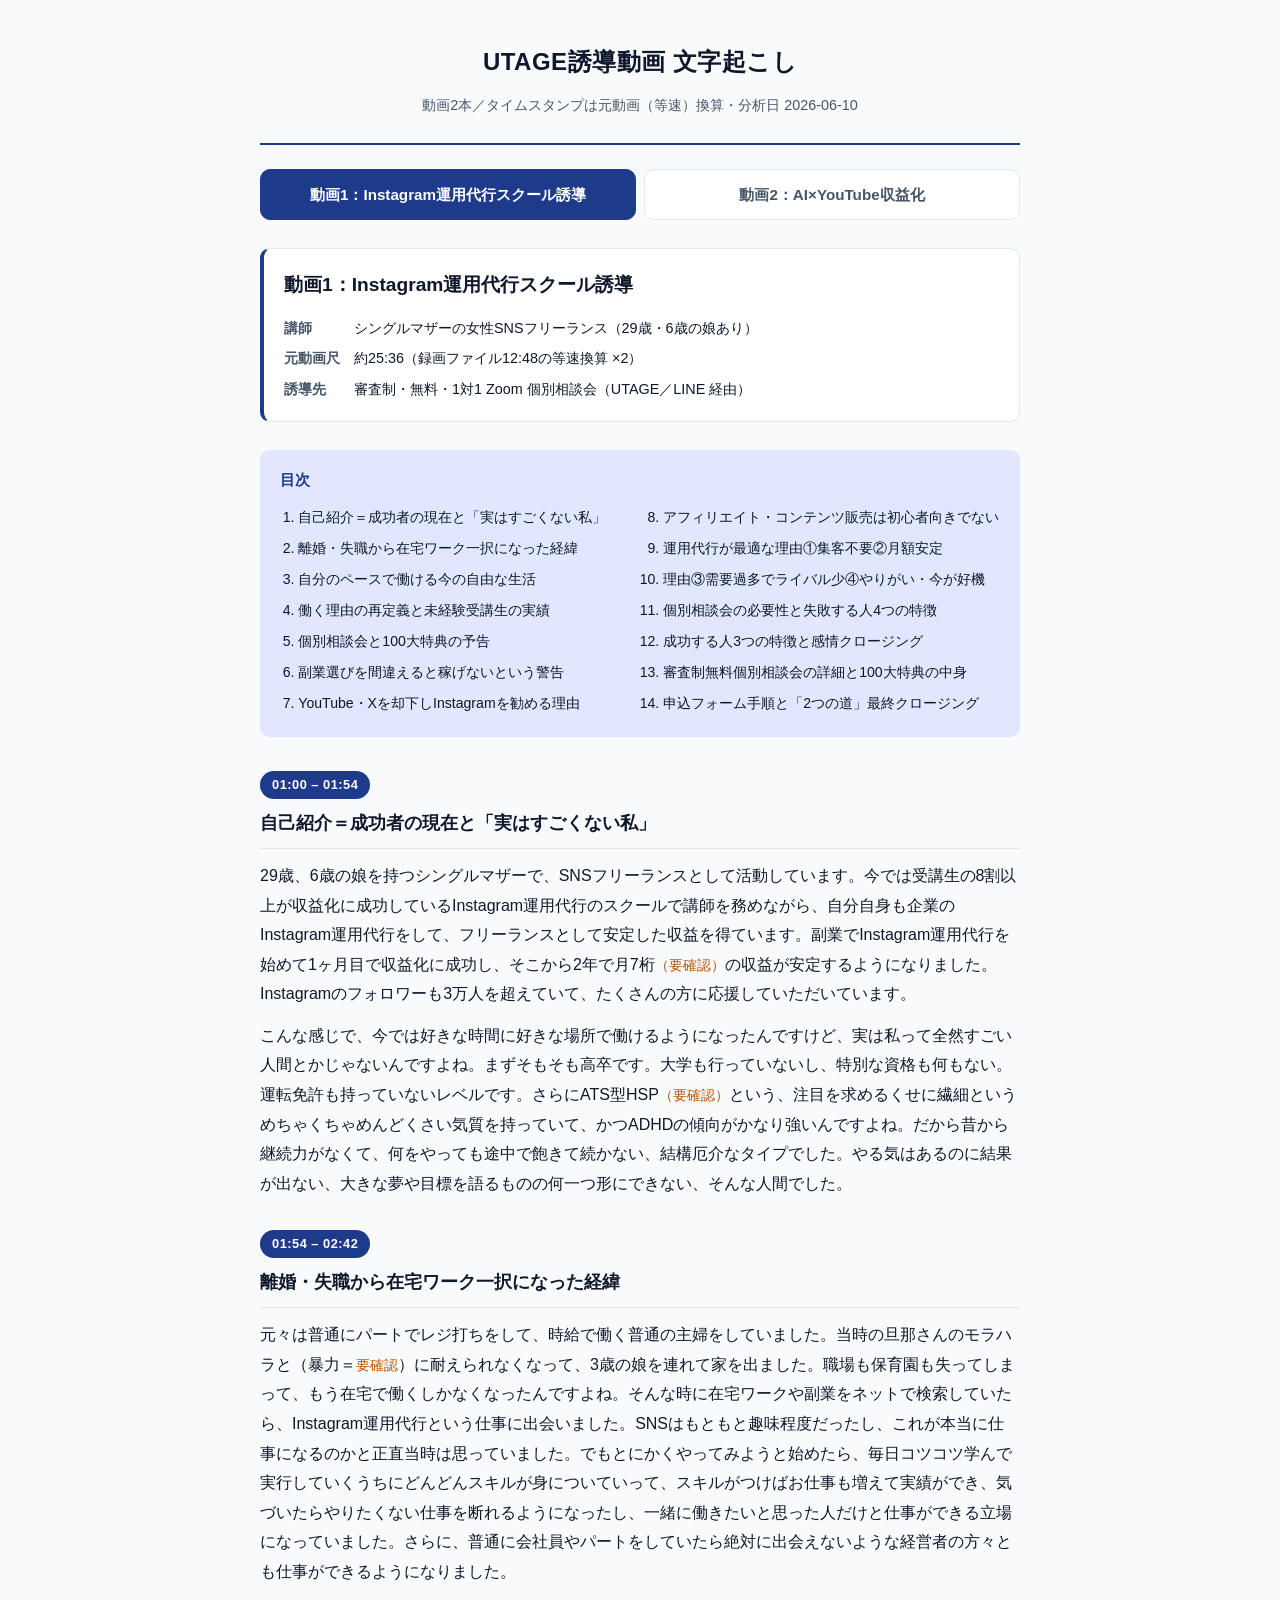
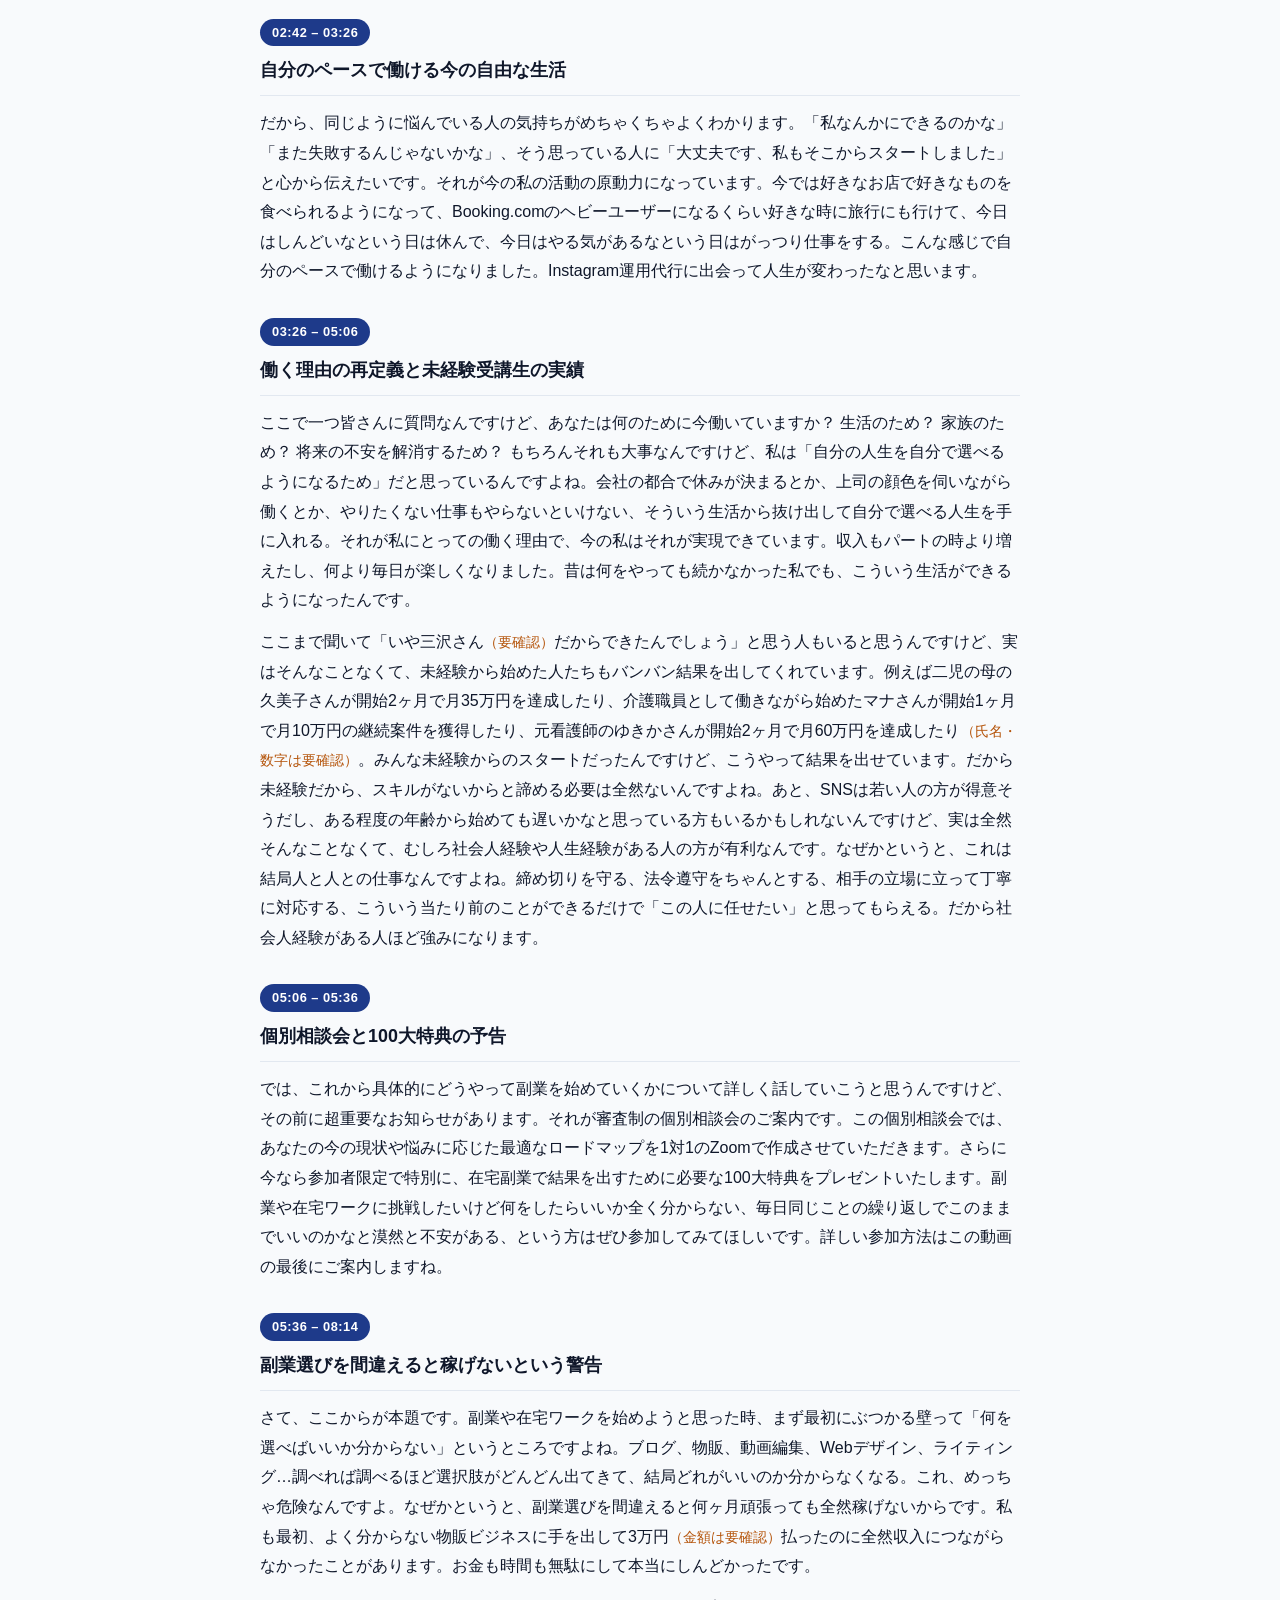
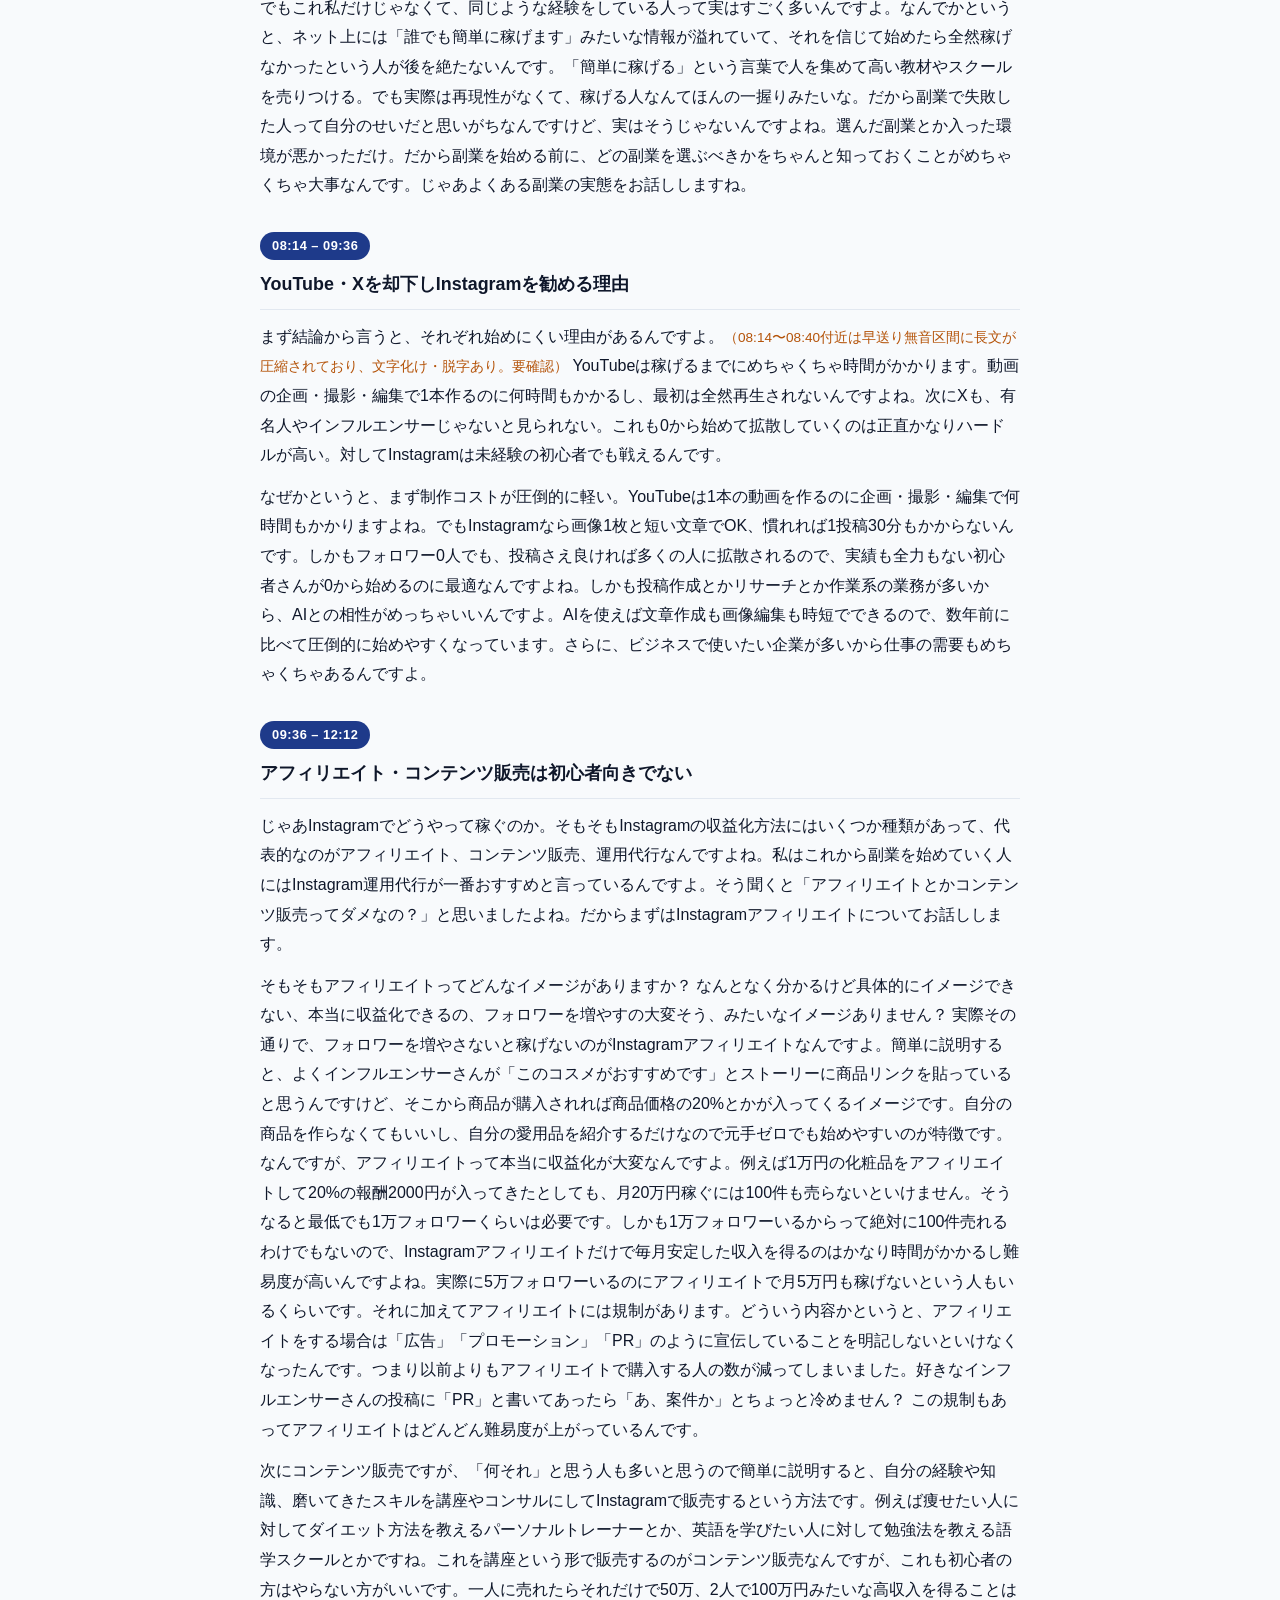
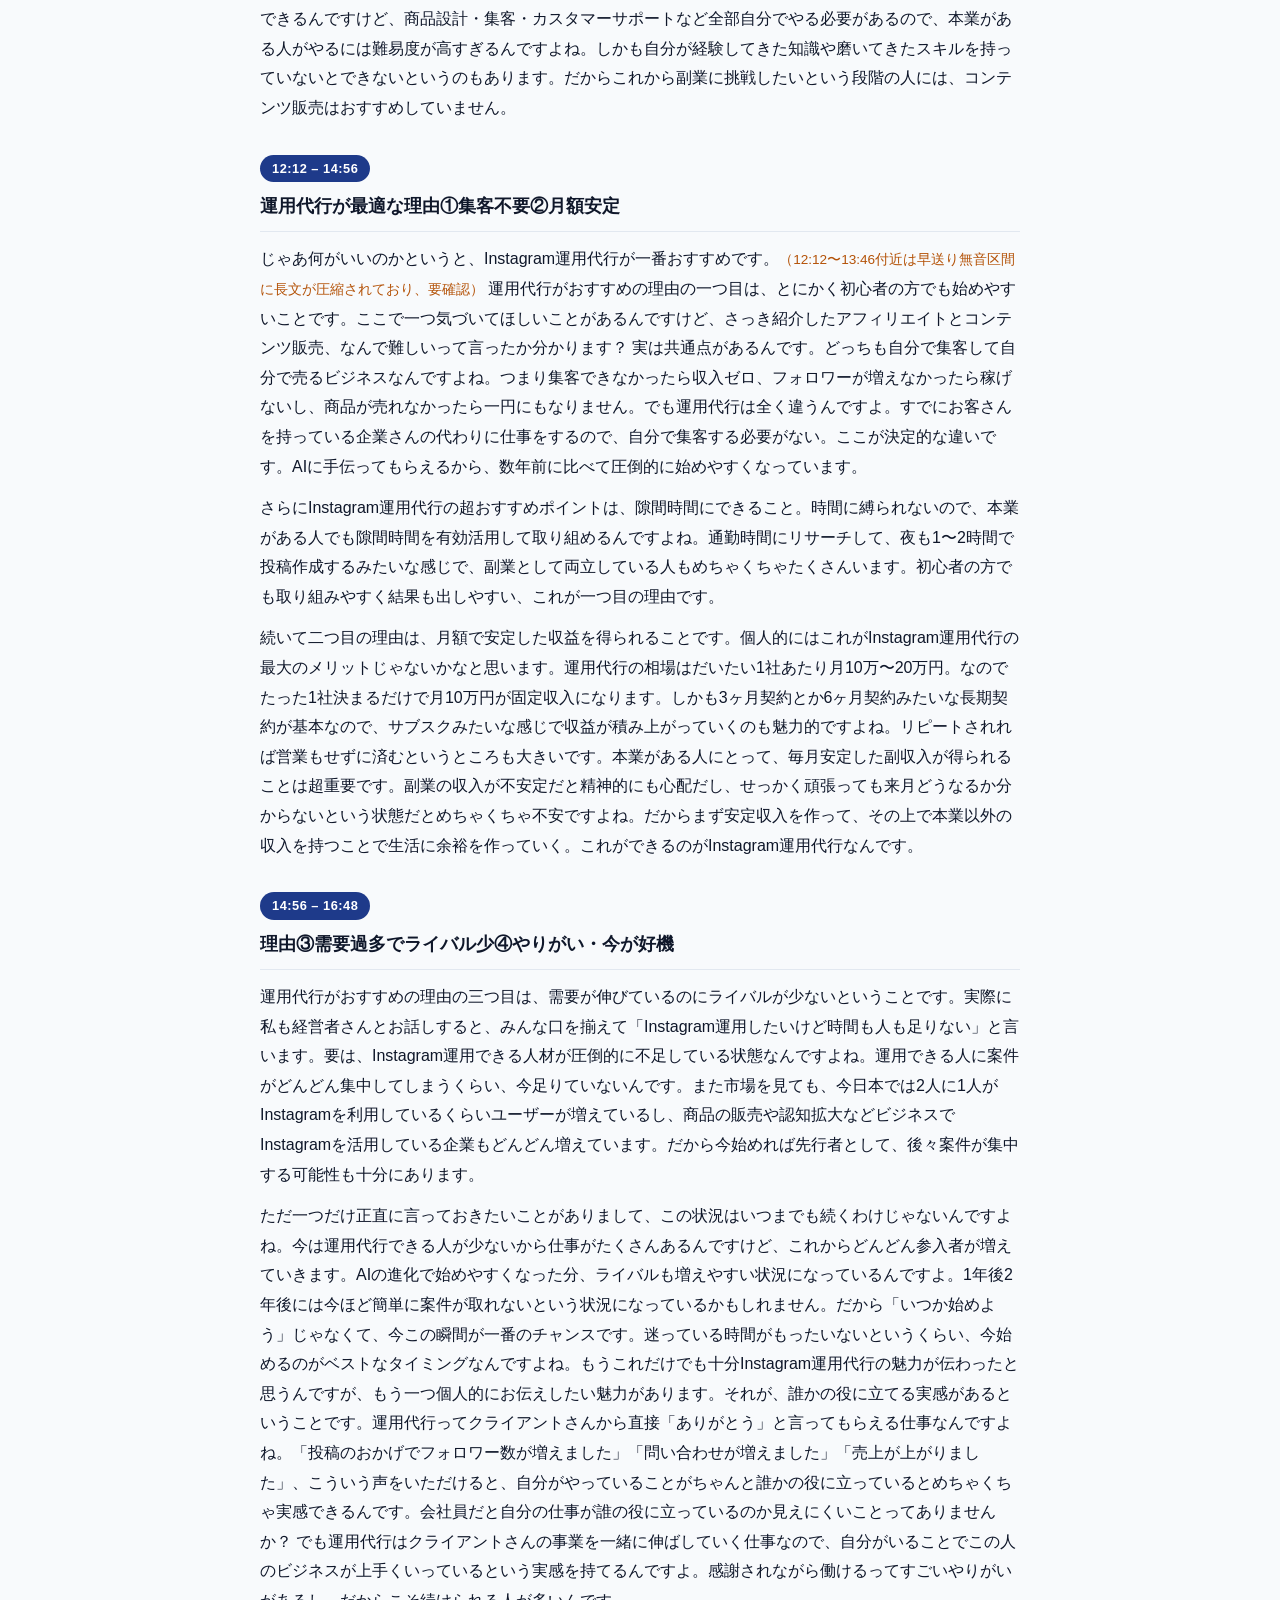
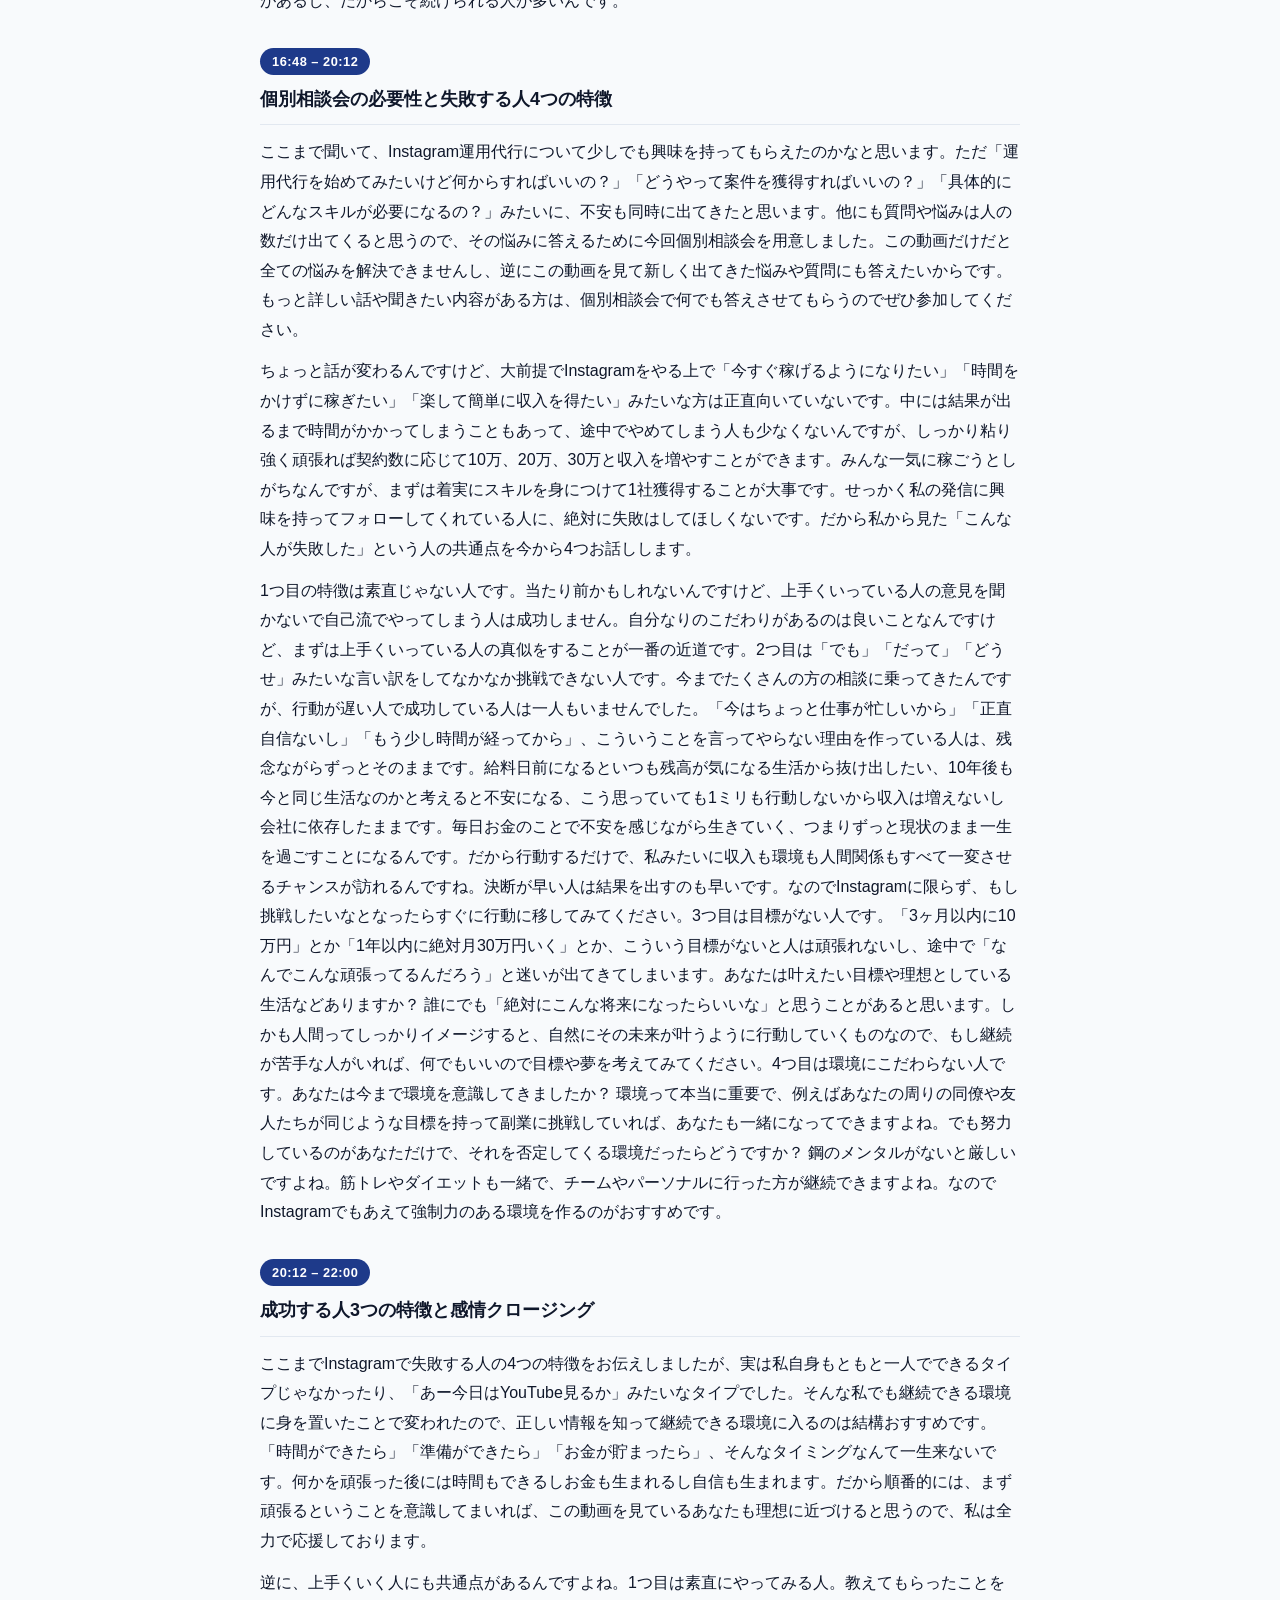
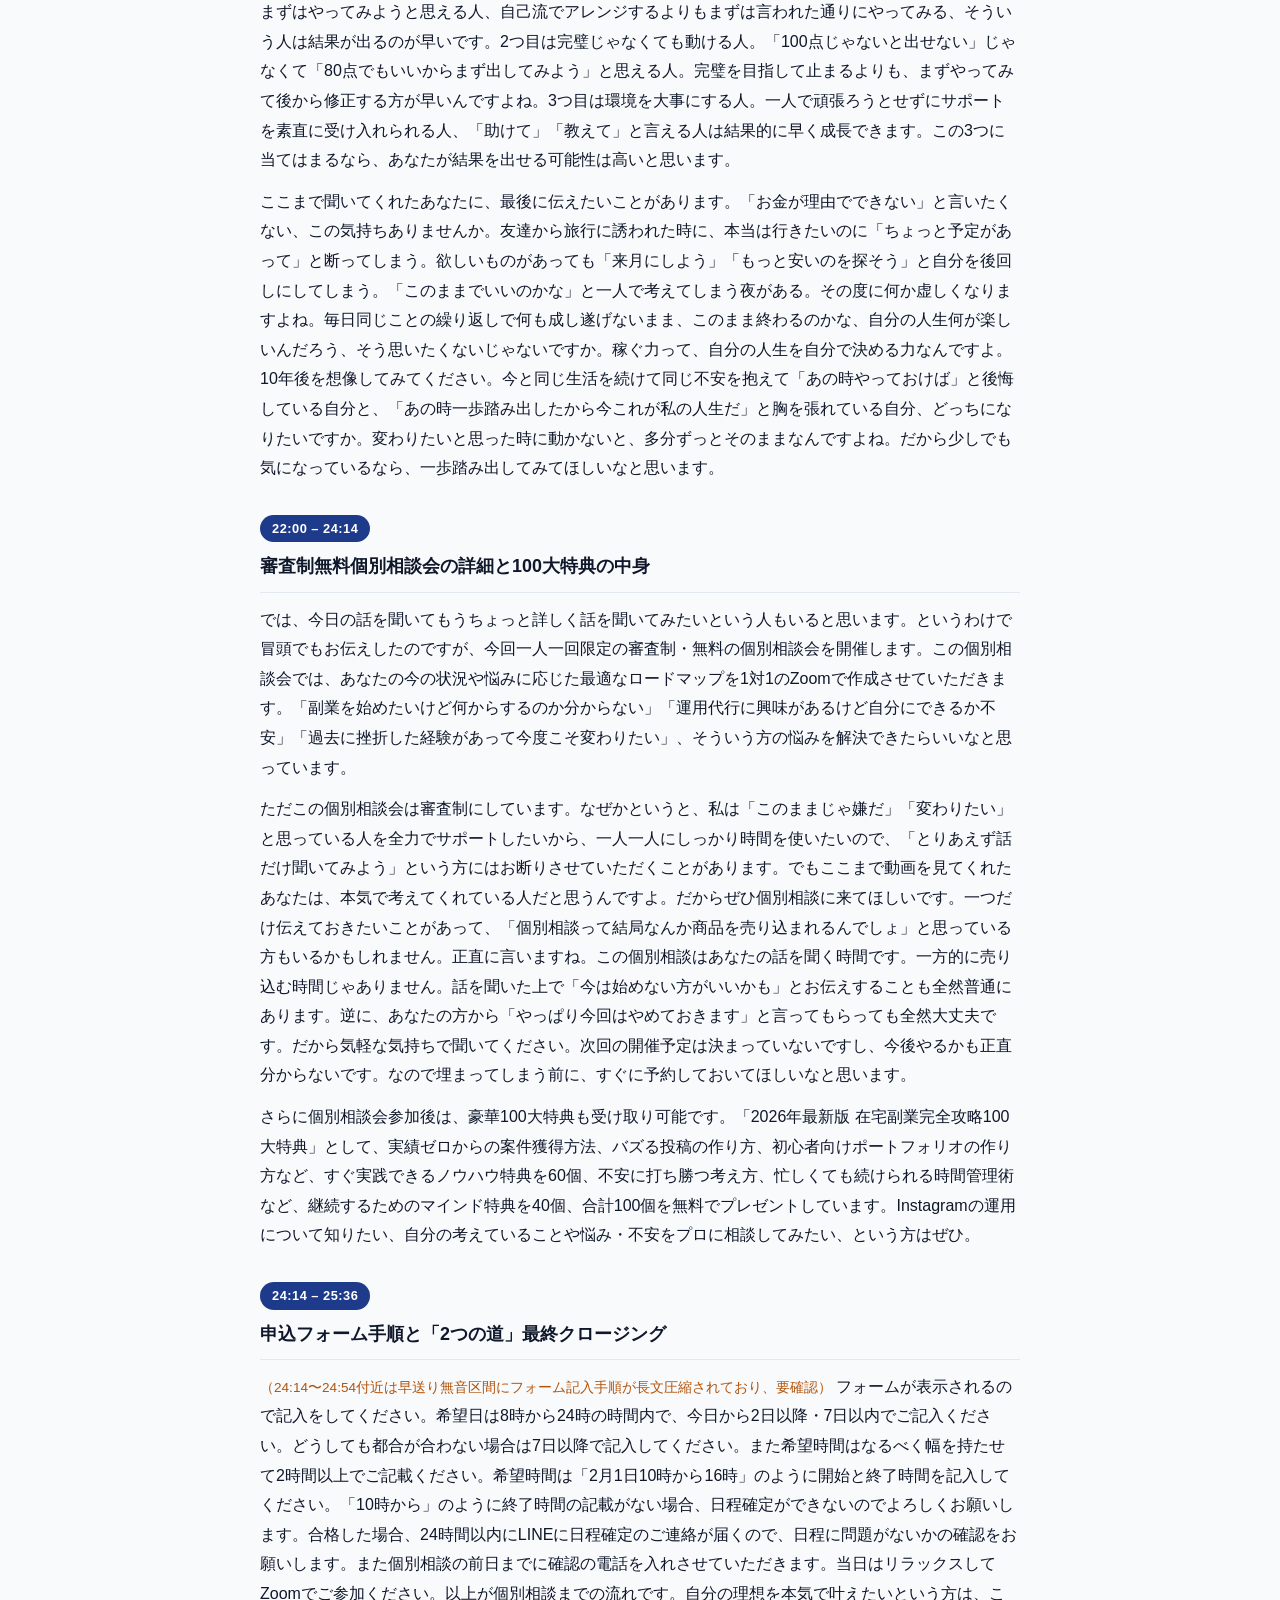
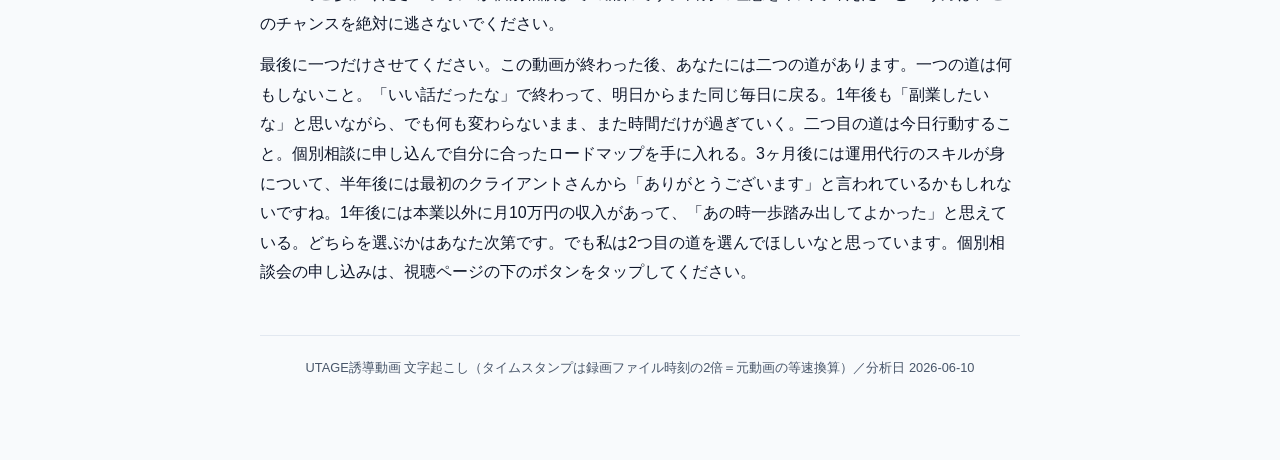
<file: rec-bmipm667l/index.html>
<!DOCTYPE html>
<html lang="ja">
<head>
<meta charset="UTF-8">
<meta name="robots" content="noindex,nofollow">
<meta name="viewport" content="width=device-width, initial-scale=1.0">
<title>UTAGE誘導動画 文字起こし（2本）</title>
<style>
  :root{
    --ink:#0f172a;
    --ink-2:#475569;
    --accent:#1e3a8a;
    --accent-soft:#e0e7ff;
    --line:#e2e8f0;
    --bg:#f8fafc;
    --card:#ffffff;
  }
  *{box-sizing:border-box;}
  html{scroll-behavior:smooth;}
  body{
    margin:0;
    font-family:"Hiragino Kaku Gothic ProN","Hiragino Sans","Yu Gothic",-apple-system,BlinkMacSystemFont,"Segoe UI",sans-serif;
    color:var(--ink);
    background:var(--bg);
    line-height:1.85;
    -webkit-font-smoothing:antialiased;
  }
  .wrap{
    max-width:800px;
    margin:0 auto;
    padding:32px 20px 80px;
  }
  header.page{
    text-align:center;
    padding:8px 0 24px;
    border-bottom:2px solid var(--accent);
    margin-bottom:24px;
  }
  header.page h1{
    font-size:1.5rem;
    margin:0 0 8px;
    letter-spacing:.02em;
  }
  header.page p{
    margin:0;
    color:var(--ink-2);
    font-size:.9rem;
  }
  /* tabs */
  .tabs{
    display:flex;
    gap:8px;
    margin:24px 0 28px;
  }
  .tab-btn{
    flex:1;
    padding:14px 12px;
    border:1px solid var(--line);
    background:var(--card);
    color:var(--ink-2);
    font-size:.95rem;
    font-weight:600;
    border-radius:10px;
    cursor:pointer;
    transition:.18s;
    line-height:1.4;
  }
  .tab-btn:hover{border-color:var(--accent);}
  .tab-btn.active{
    background:var(--accent);
    color:#fff;
    border-color:var(--accent);
  }
  .panel{display:none;}
  .panel.active{display:block;}
  /* video header */
  .vid-head{
    background:var(--card);
    border:1px solid var(--line);
    border-left:4px solid var(--accent);
    border-radius:10px;
    padding:18px 20px;
    margin-bottom:28px;
  }
  .vid-head h2{
    margin:0 0 12px;
    font-size:1.2rem;
  }
  .vid-head dl{
    margin:0;
    display:grid;
    grid-template-columns:auto 1fr;
    gap:4px 14px;
    font-size:.9rem;
  }
  .vid-head dt{color:var(--ink-2);font-weight:600;}
  .vid-head dd{margin:0;}
  /* TOC */
  .toc{
    background:var(--accent-soft);
    border-radius:10px;
    padding:16px 20px;
    margin-bottom:32px;
  }
  .toc h3{
    margin:0 0 10px;
    font-size:.95rem;
    color:var(--accent);
  }
  .toc ol{
    margin:0;
    padding-left:1.3em;
    columns:2;
    column-gap:28px;
    font-size:.88rem;
  }
  .toc li{margin:0 0 5px;break-inside:avoid;}
  .toc a{color:var(--ink);text-decoration:none;}
  .toc a:hover{color:var(--accent);text-decoration:underline;}
  /* sections */
  .sec{
    margin-bottom:30px;
    scroll-margin-top:16px;
  }
  .sec .ts{
    display:inline-block;
    font-variant-numeric:tabular-nums;
    font-size:.8rem;
    font-weight:700;
    color:#fff;
    background:var(--accent);
    border-radius:999px;
    padding:2px 12px;
    margin-bottom:8px;
    letter-spacing:.04em;
  }
  .sec h3{
    margin:0 0 12px;
    font-size:1.12rem;
    border-bottom:1px solid var(--line);
    padding-bottom:8px;
  }
  .sec p{
    margin:0 0 12px;
    font-size:1rem;
  }
  .note{color:#b45309;font-size:.85em;}
  footer.page{
    text-align:center;
    color:var(--ink-2);
    font-size:.8rem;
    margin-top:48px;
    padding-top:20px;
    border-top:1px solid var(--line);
  }
  @media (max-width:600px){
    .toc ol{columns:1;}
    .tab-btn{font-size:.82rem;padding:12px 6px;}
    header.page h1{font-size:1.25rem;}
  }
  @media print{
    body{background:#fff;}
    .tabs{display:none;}
    .panel{display:block !important;}
    .toc{break-inside:avoid;}
    .sec{break-inside:avoid;}
    a{color:var(--ink);text-decoration:none;}
    .tab-btn{display:none;}
  }
</style>
</head>
<body>
<div class="wrap">
  <header class="page">
    <h1>UTAGE誘導動画 文字起こし</h1>
    <p>動画2本／タイムスタンプは元動画（等速）換算・分析日 2026-06-10</p>
  </header>

  <nav class="tabs">
    <button class="tab-btn active" data-target="v1">動画1：Instagram運用代行スクール誘導</button>
    <button class="tab-btn" data-target="v2">動画2：AI×YouTube収益化</button>
  </nav>

  <!-- ============ 動画1 ============ -->
  <section class="panel active" id="v1">
    <div class="vid-head">
      <h2>動画1：Instagram運用代行スクール誘導</h2>
      <dl>
        <dt>講師</dt><dd>シングルマザーの女性SNSフリーランス（29歳・6歳の娘あり）</dd>
        <dt>元動画尺</dt><dd>約25:36（録画ファイル12:48の等速換算 ×2）</dd>
        <dt>誘導先</dt><dd>審査制・無料・1対1 Zoom 個別相談会（UTAGE／LINE 経由）</dd>
      </dl>
    </div>

    <div class="toc">
      <h3>目次</h3>
      <ol>
        <li><a href="#v1-s1">自己紹介＝成功者の現在と「実はすごくない私」</a></li>
        <li><a href="#v1-s2">離婚・失職から在宅ワーク一択になった経緯</a></li>
        <li><a href="#v1-s3">自分のペースで働ける今の自由な生活</a></li>
        <li><a href="#v1-s4">働く理由の再定義と未経験受講生の実績</a></li>
        <li><a href="#v1-s5">個別相談会と100大特典の予告</a></li>
        <li><a href="#v1-s6">副業選びを間違えると稼げないという警告</a></li>
        <li><a href="#v1-s7">YouTube・Xを却下しInstagramを勧める理由</a></li>
        <li><a href="#v1-s8">アフィリエイト・コンテンツ販売は初心者向きでない</a></li>
        <li><a href="#v1-s9">運用代行が最適な理由①集客不要②月額安定</a></li>
        <li><a href="#v1-s10">理由③需要過多でライバル少④やりがい・今が好機</a></li>
        <li><a href="#v1-s11">個別相談会の必要性と失敗する人4つの特徴</a></li>
        <li><a href="#v1-s12">成功する人3つの特徴と感情クロージング</a></li>
        <li><a href="#v1-s13">審査制無料個別相談会の詳細と100大特典の中身</a></li>
        <li><a href="#v1-s14">申込フォーム手順と「2つの道」最終クロージング</a></li>
      </ol>
    </div>

    <div class="sec" id="v1-s1">
      <span class="ts">01:00 – 01:54</span>
      <h3>自己紹介＝成功者の現在と「実はすごくない私」</h3>
      <p>29歳、6歳の娘を持つシングルマザーで、SNSフリーランスとして活動しています。今では受講生の8割以上が収益化に成功しているInstagram運用代行のスクールで講師を務めながら、自分自身も企業のInstagram運用代行をして、フリーランスとして安定した収益を得ています。副業でInstagram運用代行を始めて1ヶ月目で収益化に成功し、そこから2年で月7桁<span class="note">（要確認）</span>の収益が安定するようになりました。Instagramのフォロワーも3万人を超えていて、たくさんの方に応援していただいています。</p>
      <p>こんな感じで、今では好きな時間に好きな場所で働けるようになったんですけど、実は私って全然すごい人間とかじゃないんですよね。まずそもそも高卒です。大学も行っていないし、特別な資格も何もない。運転免許も持っていないレベルです。さらにATS型HSP<span class="note">（要確認）</span>という、注目を求めるくせに繊細というめちゃくちゃめんどくさい気質を持っていて、かつADHDの傾向がかなり強いんですよね。だから昔から継続力がなくて、何をやっても途中で飽きて続かない、結構厄介なタイプでした。やる気はあるのに結果が出ない、大きな夢や目標を語るものの何一つ形にできない、そんな人間でした。</p>
    </div>

    <div class="sec" id="v1-s2">
      <span class="ts">01:54 – 02:42</span>
      <h3>離婚・失職から在宅ワーク一択になった経緯</h3>
      <p>元々は普通にパートでレジ打ちをして、時給で働く普通の主婦をしていました。当時の旦那さんのモラハラと（暴力＝<span class="note">要確認</span>）に耐えられなくなって、3歳の娘を連れて家を出ました。職場も保育園も失ってしまって、もう在宅で働くしかなくなったんですよね。そんな時に在宅ワークや副業をネットで検索していたら、Instagram運用代行という仕事に出会いました。SNSはもともと趣味程度だったし、これが本当に仕事になるのかと正直当時は思っていました。でもとにかくやってみようと始めたら、毎日コツコツ学んで実行していくうちにどんどんスキルが身についていって、スキルがつけばお仕事も増えて実績ができ、気づいたらやりたくない仕事を断れるようになったし、一緒に働きたいと思った人だけと仕事ができる立場になっていました。さらに、普通に会社員やパートをしていたら絶対に出会えないような経営者の方々とも仕事ができるようになりました。</p>
    </div>

    <div class="sec" id="v1-s3">
      <span class="ts">02:42 – 03:26</span>
      <h3>自分のペースで働ける今の自由な生活</h3>
      <p>だから、同じように悩んでいる人の気持ちがめちゃくちゃよくわかります。「私なんかにできるのかな」「また失敗するんじゃないかな」、そう思っている人に「大丈夫です、私もそこからスタートしました」と心から伝えたいです。それが今の私の活動の原動力になっています。今では好きなお店で好きなものを食べられるようになって、Booking.comのヘビーユーザーになるくらい好きな時に旅行にも行けて、今日はしんどいなという日は休んで、今日はやる気があるなという日はがっつり仕事をする。こんな感じで自分のペースで働けるようになりました。Instagram運用代行に出会って人生が変わったなと思います。</p>
    </div>

    <div class="sec" id="v1-s4">
      <span class="ts">03:26 – 05:06</span>
      <h3>働く理由の再定義と未経験受講生の実績</h3>
      <p>ここで一つ皆さんに質問なんですけど、あなたは何のために今働いていますか？ 生活のため？ 家族のため？ 将来の不安を解消するため？ もちろんそれも大事なんですけど、私は「自分の人生を自分で選べるようになるため」だと思っているんですよね。会社の都合で休みが決まるとか、上司の顔色を伺いながら働くとか、やりたくない仕事もやらないといけない、そういう生活から抜け出して自分で選べる人生を手に入れる。それが私にとっての働く理由で、今の私はそれが実現できています。収入もパートの時より増えたし、何より毎日が楽しくなりました。昔は何をやっても続かなかった私でも、こういう生活ができるようになったんです。</p>
      <p>ここまで聞いて「いや三沢さん<span class="note">（要確認）</span>だからできたんでしょう」と思う人もいると思うんですけど、実はそんなことなくて、未経験から始めた人たちもバンバン結果を出してくれています。例えば二児の母の久美子さんが開始2ヶ月で月35万円を達成したり、介護職員として働きながら始めたマナさんが開始1ヶ月で月10万円の継続案件を獲得したり、元看護師のゆきかさんが開始2ヶ月で月60万円を達成したり<span class="note">（氏名・数字は要確認）</span>。みんな未経験からのスタートだったんですけど、こうやって結果を出せています。だから未経験だから、スキルがないからと諦める必要は全然ないんですよね。あと、SNSは若い人の方が得意そうだし、ある程度の年齢から始めても遅いかなと思っている方もいるかもしれないんですけど、実は全然そんなことなくて、むしろ社会人経験や人生経験がある人の方が有利なんです。なぜかというと、これは結局人と人との仕事なんですよね。締め切りを守る、法令遵守をちゃんとする、相手の立場に立って丁寧に対応する、こういう当たり前のことができるだけで「この人に任せたい」と思ってもらえる。だから社会人経験がある人ほど強みになります。</p>
    </div>

    <div class="sec" id="v1-s5">
      <span class="ts">05:06 – 05:36</span>
      <h3>個別相談会と100大特典の予告</h3>
      <p>では、これから具体的にどうやって副業を始めていくかについて詳しく話していこうと思うんですけど、その前に超重要なお知らせがあります。それが審査制の個別相談会のご案内です。この個別相談会では、あなたの今の現状や悩みに応じた最適なロードマップを1対1のZoomで作成させていただきます。さらに今なら参加者限定で特別に、在宅副業で結果を出すために必要な100大特典をプレゼントいたします。副業や在宅ワークに挑戦したいけど何をしたらいいか全く分からない、毎日同じことの繰り返しでこのままでいいのかなと漠然と不安がある、という方はぜひ参加してみてほしいです。詳しい参加方法はこの動画の最後にご案内しますね。</p>
    </div>

    <div class="sec" id="v1-s6">
      <span class="ts">05:36 – 08:14</span>
      <h3>副業選びを間違えると稼げないという警告</h3>
      <p>さて、ここからが本題です。副業や在宅ワークを始めようと思った時、まず最初にぶつかる壁って「何を選べばいいか分からない」というところですよね。ブログ、物販、動画編集、Webデザイン、ライティング…調べれば調べるほど選択肢がどんどん出てきて、結局どれがいいのか分からなくなる。これ、めっちゃ危険なんですよ。なぜかというと、副業選びを間違えると何ヶ月頑張っても全然稼げないからです。私も最初、よく分からない物販ビジネスに手を出して3万円<span class="note">（金額は要確認）</span>払ったのに全然収入につながらなかったことがあります。お金も時間も無駄にして本当にしんどかったです。</p>
      <p>でもこれ私だけじゃなくて、同じような経験をしている人って実はすごく多いんですよ。なんでかというと、ネット上には「誰でも簡単に稼げます」みたいな情報が溢れていて、それを信じて始めたら全然稼げなかったという人が後を絶たないんです。「簡単に稼げる」という言葉で人を集めて高い教材やスクールを売りつける。でも実際は再現性がなくて、稼げる人なんてほんの一握りみたいな。だから副業で失敗した人って自分のせいだと思いがちなんですけど、実はそうじゃないんですよね。選んだ副業とか入った環境が悪かっただけ。だから副業を始める前に、どの副業を選ぶべきかをちゃんと知っておくことがめちゃくちゃ大事なんです。じゃあよくある副業の実態をお話ししますね。</p>
    </div>

    <div class="sec" id="v1-s7">
      <span class="ts">08:14 – 09:36</span>
      <h3>YouTube・Xを却下しInstagramを勧める理由</h3>
      <p>まず結論から言うと、それぞれ始めにくい理由があるんですよ。<span class="note">（08:14〜08:40付近は早送り無音区間に長文が圧縮されており、文字化け・脱字あり。要確認）</span> YouTubeは稼げるまでにめちゃくちゃ時間がかかります。動画の企画・撮影・編集で1本作るのに何時間もかかるし、最初は全然再生されないんですよね。次にXも、有名人やインフルエンサーじゃないと見られない。これも0から始めて拡散していくのは正直かなりハードルが高い。対してInstagramは未経験の初心者でも戦えるんです。</p>
      <p>なぜかというと、まず制作コストが圧倒的に軽い。YouTubeは1本の動画を作るのに企画・撮影・編集で何時間もかかりますよね。でもInstagramなら画像1枚と短い文章でOK、慣れれば1投稿30分もかからないんです。しかもフォロワー0人でも、投稿さえ良ければ多くの人に拡散されるので、実績も全力もない初心者さんが0から始めるのに最適なんですよね。しかも投稿作成とかリサーチとか作業系の業務が多いから、AIとの相性がめっちゃいいんですよ。AIを使えば文章作成も画像編集も時短でできるので、数年前に比べて圧倒的に始めやすくなっています。さらに、ビジネスで使いたい企業が多いから仕事の需要もめちゃくちゃあるんですよ。</p>
    </div>

    <div class="sec" id="v1-s8">
      <span class="ts">09:36 – 12:12</span>
      <h3>アフィリエイト・コンテンツ販売は初心者向きでない</h3>
      <p>じゃあInstagramでどうやって稼ぐのか。そもそもInstagramの収益化方法にはいくつか種類があって、代表的なのがアフィリエイト、コンテンツ販売、運用代行なんですよね。私はこれから副業を始めていく人にはInstagram運用代行が一番おすすめと言っているんですよ。そう聞くと「アフィリエイトとかコンテンツ販売ってダメなの？」と思いましたよね。だからまずはInstagramアフィリエイトについてお話しします。</p>
      <p>そもそもアフィリエイトってどんなイメージがありますか？ なんとなく分かるけど具体的にイメージできない、本当に収益化できるの、フォロワーを増やすの大変そう、みたいなイメージありません？ 実際その通りで、フォロワーを増やさないと稼げないのがInstagramアフィリエイトなんですよ。簡単に説明すると、よくインフルエンサーさんが「このコスメがおすすめです」とストーリーに商品リンクを貼っていると思うんですけど、そこから商品が購入されれば商品価格の20%とかが入ってくるイメージです。自分の商品を作らなくてもいいし、自分の愛用品を紹介するだけなので元手ゼロでも始めやすいのが特徴です。なんですが、アフィリエイトって本当に収益化が大変なんですよ。例えば1万円の化粧品をアフィリエイトして20%の報酬2000円が入ってきたとしても、月20万円稼ぐには100件も売らないといけません。そうなると最低でも1万フォロワーくらいは必要です。しかも1万フォロワーいるからって絶対に100件売れるわけでもないので、Instagramアフィリエイトだけで毎月安定した収入を得るのはかなり時間がかかるし難易度が高いんですよね。実際に5万フォロワーいるのにアフィリエイトで月5万円も稼げないという人もいるくらいです。それに加えてアフィリエイトには規制があります。どういう内容かというと、アフィリエイトをする場合は「広告」「プロモーション」「PR」のように宣伝していることを明記しないといけなくなったんです。つまり以前よりもアフィリエイトで購入する人の数が減ってしまいました。好きなインフルエンサーさんの投稿に「PR」と書いてあったら「あ、案件か」とちょっと冷めません？ この規制もあってアフィリエイトはどんどん難易度が上がっているんです。</p>
      <p>次にコンテンツ販売ですが、「何それ」と思う人も多いと思うので簡単に説明すると、自分の経験や知識、磨いてきたスキルを講座やコンサルにしてInstagramで販売するという方法です。例えば痩せたい人に対してダイエット方法を教えるパーソナルトレーナーとか、英語を学びたい人に対して勉強法を教える語学スクールとかですね。これを講座という形で販売するのがコンテンツ販売なんですが、これも初心者の方はやらない方がいいです。一人に売れたらそれだけで50万、2人で100万円みたいな高収入を得ることはできるんですけど、商品設計・集客・カスタマーサポートなど全部自分でやる必要があるので、本業がある人がやるには難易度が高すぎるんですよね。しかも自分が経験してきた知識や磨いてきたスキルを持っていないとできないというのもあります。だからこれから副業に挑戦したいという段階の人には、コンテンツ販売はおすすめしていません。</p>
    </div>

    <div class="sec" id="v1-s9">
      <span class="ts">12:12 – 14:56</span>
      <h3>運用代行が最適な理由①集客不要②月額安定</h3>
      <p>じゃあ何がいいのかというと、Instagram運用代行が一番おすすめです。<span class="note">（12:12〜13:46付近は早送り無音区間に長文が圧縮されており、要確認）</span> 運用代行がおすすめの理由の一つ目は、とにかく初心者の方でも始めやすいことです。ここで一つ気づいてほしいことがあるんですけど、さっき紹介したアフィリエイトとコンテンツ販売、なんで難しいって言ったか分かります？ 実は共通点があるんです。どっちも自分で集客して自分で売るビジネスなんですよね。つまり集客できなかったら収入ゼロ、フォロワーが増えなかったら稼げないし、商品が売れなかったら一円にもなりません。でも運用代行は全く違うんですよ。すでにお客さんを持っている企業さんの代わりに仕事をするので、自分で集客する必要がない。ここが決定的な違いです。AIに手伝ってもらえるから、数年前に比べて圧倒的に始めやすくなっています。</p>
      <p>さらにInstagram運用代行の超おすすめポイントは、隙間時間にできること。時間に縛られないので、本業がある人でも隙間時間を有効活用して取り組めるんですよね。通勤時間にリサーチして、夜も1〜2時間で投稿作成するみたいな感じで、副業として両立している人もめちゃくちゃたくさんいます。初心者の方でも取り組みやすく結果も出しやすい、これが一つ目の理由です。</p>
      <p>続いて二つ目の理由は、月額で安定した収益を得られることです。個人的にはこれがInstagram運用代行の最大のメリットじゃないかなと思います。運用代行の相場はだいたい1社あたり月10万〜20万円。なのでたった1社決まるだけで月10万円が固定収入になります。しかも3ヶ月契約とか6ヶ月契約みたいな長期契約が基本なので、サブスクみたいな感じで収益が積み上がっていくのも魅力的ですよね。リピートされれば営業もせずに済むというところも大きいです。本業がある人にとって、毎月安定した副収入が得られることは超重要です。副業の収入が不安定だと精神的にも心配だし、せっかく頑張っても来月どうなるか分からないという状態だとめちゃくちゃ不安ですよね。だからまず安定収入を作って、その上で本業以外の収入を持つことで生活に余裕を作っていく。これができるのがInstagram運用代行なんです。</p>
    </div>

    <div class="sec" id="v1-s10">
      <span class="ts">14:56 – 16:48</span>
      <h3>理由③需要過多でライバル少④やりがい・今が好機</h3>
      <p>運用代行がおすすめの理由の三つ目は、需要が伸びているのにライバルが少ないということです。実際に私も経営者さんとお話しすると、みんな口を揃えて「Instagram運用したいけど時間も人も足りない」と言います。要は、Instagram運用できる人材が圧倒的に不足している状態なんですよね。運用できる人に案件がどんどん集中してしまうくらい、今足りていないんです。また市場を見ても、今日本では2人に1人がInstagramを利用しているくらいユーザーが増えているし、商品の販売や認知拡大などビジネスでInstagramを活用している企業もどんどん増えています。だから今始めれば先行者として、後々案件が集中する可能性も十分にあります。</p>
      <p>ただ一つだけ正直に言っておきたいことがありまして、この状況はいつまでも続くわけじゃないんですよね。今は運用代行できる人が少ないから仕事がたくさんあるんですけど、これからどんどん参入者が増えていきます。AIの進化で始めやすくなった分、ライバルも増えやすい状況になっているんですよ。1年後2年後には今ほど簡単に案件が取れないという状況になっているかもしれません。だから「いつか始めよう」じゃなくて、今この瞬間が一番のチャンスです。迷っている時間がもったいないというくらい、今始めるのがベストなタイミングなんですよね。もうこれだけでも十分Instagram運用代行の魅力が伝わったと思うんですが、もう一つ個人的にお伝えしたい魅力があります。それが、誰かの役に立てる実感があるということです。運用代行ってクライアントさんから直接「ありがとう」と言ってもらえる仕事なんですよね。「投稿のおかげでフォロワー数が増えました」「問い合わせが増えました」「売上が上がりました」、こういう声をいただけると、自分がやっていることがちゃんと誰かの役に立っているとめちゃくちゃ実感できるんです。会社員だと自分の仕事が誰の役に立っているのか見えにくいことってありませんか？ でも運用代行はクライアントさんの事業を一緒に伸ばしていく仕事なので、自分がいることでこの人のビジネスが上手くいっているという実感を持てるんですよ。感謝されながら働けるってすごいやりがいがあるし、だからこそ続けられる人が多いんです。</p>
    </div>

    <div class="sec" id="v1-s11">
      <span class="ts">16:48 – 20:12</span>
      <h3>個別相談会の必要性と失敗する人4つの特徴</h3>
      <p>ここまで聞いて、Instagram運用代行について少しでも興味を持ってもらえたのかなと思います。ただ「運用代行を始めてみたいけど何からすればいいの？」「どうやって案件を獲得すればいいの？」「具体的にどんなスキルが必要になるの？」みたいに、不安も同時に出てきたと思います。他にも質問や悩みは人の数だけ出てくると思うので、その悩みに答えるために今回個別相談会を用意しました。この動画だけだと全ての悩みを解決できませんし、逆にこの動画を見て新しく出てきた悩みや質問にも答えたいからです。もっと詳しい話や聞きたい内容がある方は、個別相談会で何でも答えさせてもらうのでぜひ参加してください。</p>
      <p>ちょっと話が変わるんですけど、大前提でInstagramをやる上で「今すぐ稼げるようになりたい」「時間をかけずに稼ぎたい」「楽して簡単に収入を得たい」みたいな方は正直向いていないです。中には結果が出るまで時間がかかってしまうこともあって、途中でやめてしまう人も少なくないんですが、しっかり粘り強く頑張れば契約数に応じて10万、20万、30万と収入を増やすことができます。みんな一気に稼ごうとしがちなんですが、まずは着実にスキルを身につけて1社獲得することが大事です。せっかく私の発信に興味を持ってフォローしてくれている人に、絶対に失敗はしてほしくないです。だから私から見た「こんな人が失敗した」という人の共通点を今から4つお話しします。</p>
      <p>1つ目の特徴は素直じゃない人です。当たり前かもしれないんですけど、上手くいっている人の意見を聞かないで自己流でやってしまう人は成功しません。自分なりのこだわりがあるのは良いことなんですけど、まずは上手くいっている人の真似をすることが一番の近道です。2つ目は「でも」「だって」「どうせ」みたいな言い訳をしてなかなか挑戦できない人です。今までたくさんの方の相談に乗ってきたんですが、行動が遅い人で成功している人は一人もいませんでした。「今はちょっと仕事が忙しいから」「正直自信ないし」「もう少し時間が経ってから」、こういうことを言ってやらない理由を作っている人は、残念ながらずっとそのままです。給料日前になるといつも残高が気になる生活から抜け出したい、10年後も今と同じ生活なのかと考えると不安になる、こう思っていても1ミリも行動しないから収入は増えないし会社に依存したままです。毎日お金のことで不安を感じながら生きていく、つまりずっと現状のまま一生を過ごすことになるんです。だから行動するだけで、私みたいに収入も環境も人間関係もすべて一変させるチャンスが訪れるんですね。決断が早い人は結果を出すのも早いです。なのでInstagramに限らず、もし挑戦したいなとなったらすぐに行動に移してみてください。3つ目は目標がない人です。「3ヶ月以内に10万円」とか「1年以内に絶対月30万円いく」とか、こういう目標がないと人は頑張れないし、途中で「なんでこんな頑張ってるんだろう」と迷いが出てきてしまいます。あなたは叶えたい目標や理想としている生活などありますか？ 誰にでも「絶対にこんな将来になったらいいな」と思うことがあると思います。しかも人間ってしっかりイメージすると、自然にその未来が叶うように行動していくものなので、もし継続が苦手な人がいれば、何でもいいので目標や夢を考えてみてください。4つ目は環境にこだわらない人です。あなたは今まで環境を意識してきましたか？ 環境って本当に重要で、例えばあなたの周りの同僚や友人たちが同じような目標を持って副業に挑戦していれば、あなたも一緒になってできますよね。でも努力しているのがあなただけで、それを否定してくる環境だったらどうですか？ 鋼のメンタルがないと厳しいですよね。筋トレやダイエットも一緒で、チームやパーソナルに行った方が継続できますよね。なのでInstagramでもあえて強制力のある環境を作るのがおすすめです。</p>
    </div>

    <div class="sec" id="v1-s12">
      <span class="ts">20:12 – 22:00</span>
      <h3>成功する人3つの特徴と感情クロージング</h3>
      <p>ここまでInstagramで失敗する人の4つの特徴をお伝えしましたが、実は私自身もともと一人でできるタイプじゃなかったり、「あー今日はYouTube見るか」みたいなタイプでした。そんな私でも継続できる環境に身を置いたことで変われたので、正しい情報を知って継続できる環境に入るのは結構おすすめです。「時間ができたら」「準備ができたら」「お金が貯まったら」、そんなタイミングなんて一生来ないです。何かを頑張った後には時間もできるしお金も生まれるし自信も生まれます。だから順番的には、まず頑張るということを意識してまいれば、この動画を見ているあなたも理想に近づけると思うので、私は全力で応援しております。</p>
      <p>逆に、上手くいく人にも共通点があるんですよね。1つ目は素直にやってみる人。教えてもらったことをまずはやってみようと思える人、自己流でアレンジするよりもまずは言われた通りにやってみる、そういう人は結果が出るのが早いです。2つ目は完璧じゃなくても動ける人。「100点じゃないと出せない」じゃなくて「80点でもいいからまず出してみよう」と思える人。完璧を目指して止まるよりも、まずやってみて後から修正する方が早いんですよね。3つ目は環境を大事にする人。一人で頑張ろうとせずにサポートを素直に受け入れられる人、「助けて」「教えて」と言える人は結果的に早く成長できます。この3つに当てはまるなら、あなたが結果を出せる可能性は高いと思います。</p>
      <p>ここまで聞いてくれたあなたに、最後に伝えたいことがあります。「お金が理由でできない」と言いたくない、この気持ちありませんか。友達から旅行に誘われた時に、本当は行きたいのに「ちょっと予定があって」と断ってしまう。欲しいものがあっても「来月にしよう」「もっと安いのを探そう」と自分を後回しにしてしまう。「このままでいいのかな」と一人で考えてしまう夜がある。その度に何か虚しくなりますよね。毎日同じことの繰り返しで何も成し遂げないまま、このまま終わるのかな、自分の人生何が楽しいんだろう、そう思いたくないじゃないですか。稼ぐ力って、自分の人生を自分で決める力なんですよ。10年後を想像してみてください。今と同じ生活を続けて同じ不安を抱えて「あの時やっておけば」と後悔している自分と、「あの時一歩踏み出したから今これが私の人生だ」と胸を張れている自分、どっちになりたいですか。変わりたいと思った時に動かないと、多分ずっとそのままなんですよね。だから少しでも気になっているなら、一歩踏み出してみてほしいなと思います。</p>
    </div>

    <div class="sec" id="v1-s13">
      <span class="ts">22:00 – 24:14</span>
      <h3>審査制無料個別相談会の詳細と100大特典の中身</h3>
      <p>では、今日の話を聞いてもうちょっと詳しく話を聞いてみたいという人もいると思います。というわけで冒頭でもお伝えしたのですが、今回一人一回限定の審査制・無料の個別相談会を開催します。この個別相談会では、あなたの今の状況や悩みに応じた最適なロードマップを1対1のZoomで作成させていただきます。「副業を始めたいけど何からするのか分からない」「運用代行に興味があるけど自分にできるか不安」「過去に挫折した経験があって今度こそ変わりたい」、そういう方の悩みを解決できたらいいなと思っています。</p>
      <p>ただこの個別相談会は審査制にしています。なぜかというと、私は「このままじゃ嫌だ」「変わりたい」と思っている人を全力でサポートしたいから、一人一人にしっかり時間を使いたいので、「とりあえず話だけ聞いてみよう」という方にはお断りさせていただくことがあります。でもここまで動画を見てくれたあなたは、本気で考えてくれている人だと思うんですよ。だからぜひ個別相談に来てほしいです。一つだけ伝えておきたいことがあって、「個別相談って結局なんか商品を売り込まれるんでしょ」と思っている方もいるかもしれません。正直に言いますね。この個別相談はあなたの話を聞く時間です。一方的に売り込む時間じゃありません。話を聞いた上で「今は始めない方がいいかも」とお伝えすることも全然普通にあります。逆に、あなたの方から「やっぱり今回はやめておきます」と言ってもらっても全然大丈夫です。だから気軽な気持ちで聞いてください。次回の開催予定は決まっていないですし、今後やるかも正直分からないです。なので埋まってしまう前に、すぐに予約しておいてほしいなと思います。</p>
      <p>さらに個別相談会参加後は、豪華100大特典も受け取り可能です。「2026年最新版 在宅副業完全攻略100大特典」として、実績ゼロからの案件獲得方法、バズる投稿の作り方、初心者向けポートフォリオの作り方など、すぐ実践できるノウハウ特典を60個、不安に打ち勝つ考え方、忙しくても続けられる時間管理術など、継続するためのマインド特典を40個、合計100個を無料でプレゼントしています。Instagramの運用について知りたい、自分の考えていることや悩み・不安をプロに相談してみたい、という方はぜひ。</p>
    </div>

    <div class="sec" id="v1-s14">
      <span class="ts">24:14 – 25:36</span>
      <h3>申込フォーム手順と「2つの道」最終クロージング</h3>
      <p><span class="note">（24:14〜24:54付近は早送り無音区間にフォーム記入手順が長文圧縮されており、要確認）</span> フォームが表示されるので記入をしてください。希望日は8時から24時の時間内で、今日から2日以降・7日以内でご記入ください。どうしても都合が合わない場合は7日以降で記入してください。また希望時間はなるべく幅を持たせて2時間以上でご記載ください。希望時間は「2月1日10時から16時」のように開始と終了時間を記入してください。「10時から」のように終了時間の記載がない場合、日程確定ができないのでよろしくお願いします。合格した場合、24時間以内にLINEに日程確定のご連絡が届くので、日程に問題がないかの確認をお願いします。また個別相談の前日までに確認の電話を入れさせていただきます。当日はリラックスしてZoomでご参加ください。以上が個別相談までの流れです。自分の理想を本気で叶えたいという方は、このチャンスを絶対に逃さないでください。</p>
      <p>最後に一つだけさせてください。この動画が終わった後、あなたには二つの道があります。一つの道は何もしないこと。「いい話だったな」で終わって、明日からまた同じ毎日に戻る。1年後も「副業したいな」と思いながら、でも何も変わらないまま、また時間だけが過ぎていく。二つ目の道は今日行動すること。個別相談に申し込んで自分に合ったロードマップを手に入れる。3ヶ月後には運用代行のスキルが身について、半年後には最初のクライアントさんから「ありがとうございます」と言われているかもしれないですね。1年後には本業以外に月10万円の収入があって、「あの時一歩踏み出してよかった」と思えている。どちらを選ぶかはあなた次第です。でも私は2つ目の道を選んでほしいなと思っています。個別相談会の申し込みは、視聴ページの下のボタンをタップしてください。</p>
    </div>
  </section>

  <!-- ============ 動画2 ============ -->
  <section class="panel" id="v2">
    <div class="vid-head">
      <h2>動画2：AI×YouTube収益化</h2>
      <dl>
        <dt>講師</dt><dd>「まさゆめ」（自称・動画制作歴8年、25歳で起業し月収100万達成と語る男性）</dd>
        <dt>元動画尺</dt><dd>約11:48（録画ファイル05:54の等速換算 ×2）</dd>
        <dt>誘導先</dt><dd>有料講座／個別コンサル（概要欄リンク経由）</dd>
      </dl>
    </div>

    <div class="toc">
      <h3>目次</h3>
      <ol>
        <li><a href="#v2-s1">フック＝広告収益月20万達成の報告</a></li>
        <li><a href="#v2-s2">核心＝量を増やすより1本の破壊力を上げる</a></li>
        <li><a href="#v2-s3">AI進化で作業が圧縮され考える時間が増えた</a></li>
        <li><a href="#v2-s4">ツール①フローバー（画像生成の自動化・時短）</a></li>
        <li><a href="#v2-s5">ツール②クリングAIマルチカット（映像の一貫性）</a></li>
        <li><a href="#v2-s6">ツール③ナノバナプロ（AIっぽさ除去）</a></li>
        <li><a href="#v2-s7">変えたこと①キャラの一貫性の向上</a></li>
        <li><a href="#v2-s8">変えたこと②SEO意識／③横動画の資産化</a></li>
        <li><a href="#v2-s9">横動画＝資産論（過去動画の積み上げ）</a></li>
        <li><a href="#v2-s10">励まし＋AIにできない唯一のこと＝判断</a></li>
        <li><a href="#v2-s11">起業ストーリーとスキル＝資産で投資正当化</a></li>
        <li><a href="#v2-s12">有料講座・個別コンサル誘導と概要欄チェック</a></li>
      </ol>
    </div>

    <div class="sec" id="v2-s1">
      <span class="ts">00:00 – 00:26</span>
      <h3>フック＝広告収益月20万達成の報告</h3>
      <p>どうも、まさゆめです。以前、AIコンテンツだけでYouTube収益10万円を達成しましたという動画を出しました。あれから5ヶ月、今回報告があります。広告収益、月20万を飛ばしました。ただ今回の動画は「20万いきました、すごいでしょ」という話をしたいわけじゃないです。</p>
    </div>

    <div class="sec" id="v2-s2">
      <span class="ts">00:26 – 00:54</span>
      <h3>核心＝量を増やすより1本の破壊力を上げる</h3>
      <p>この5ヶ月で気づいたのは、伸び悩んでいる人と突き抜ける人の違いはたった一つということ。それは「量を増やす」じゃなくて「1本の破壊力を上げる」ということです。10万円から20万円になった最大の要因は、投稿の本数を増やしたことじゃないです。1本あたりの再生数が上がったこと、これが全て。今日はその裏側にあるAIツールの進化と、1本の動画の質を上げるために僕が変えたことを全部話します。それでは早速いきましょう。</p>
    </div>

    <div class="sec" id="v2-s3">
      <span class="ts">00:54 – 01:50</span>
      <h3>AI進化で作業が圧縮され考える時間が増えた</h3>
      <p>まず正直に言うと、制作時間は5ヶ月前とほとんど変わってません。じゃあ何が変わったのかというと、同じ時間で出せるクオリティが明らかに上がったということです。これはなぜかというと、AIツール自体が進化したから。5ヶ月前の僕は、画像を1枚ずつ手動で作成して、動画のカットも1つずつ作って、それをタイムラインに並べていくという作業をしていました。正直これは作業としてかなりしんどかったです。でも今は違います。ツールの進化によって作業の部分が圧縮されて、考える部分に時間が使えるようになりました。ここがポイントです。伸び悩んでいる人の多くは制作の作業に追われて、「この動画は本当に視聴者が見たいものなのか」を考える余裕がない。ツールの進化をちゃんと取り入れることで、この余裕が生まれます。じゃあ具体的にどんなツールを使っていたのか、3つご紹介していきます。</p>
    </div>

    <div class="sec" id="v2-s4">
      <span class="ts">01:50 – 02:42</span>
      <h3>ツール①フローバー（画像生成の自動化・時短）</h3>
      <p>まず1つ目がフローバー<span class="note">（要確認：Flora の可能性）</span>になります。画像生成を自動で行っていくツールです。以前は画像生成というのは、プロンプトを書く、そして生成する、もしダメだったら・気に入らなかったら修正する、そして生成する<span class="note">（02:00〜02:14付近は発話が脱落しており要確認）</span>、という繰り返しでした。今は台本を入れて一気に画像生成をしていきます。そしてそれを骨組みにして、そこから付属して画像を作っていくという風にしています。以前は素材準備だけで4〜5時間かかっていたところを、1時間で4分から8分の動画を作れるようになっています。そしてこうやって浮いた時間に何をするかというと、動画生成の部分に時間をかけて、動画生成のプロンプトを調整したりして動画のクオリティを一気に上げていくということができています。ここも5ヶ月前と比べて大きい部分です。</p>
    </div>

    <div class="sec" id="v2-s5">
      <span class="ts">02:42 – 03:56</span>
      <h3>ツール②クリングAIマルチカット（映像の一貫性）</h3>
      <p>そして2つ目がクリングAI<span class="note">（要確認：Kling AI の可能性）</span>のマルチカットの機能です。AI動画を作ったことがある方は知っていると思いますが、動画生成をする際は1つのカットに対して1つの動画を作っていく、このような形でした。しかしクリングAIのマルチカット機能に関しては、1枚の画像で複数のカットを作ることができる。これが制作フローにおいてかなり革命的で、例えば森の中を歩くシーンから街に出るシーンも一貫して作ることができます。これによって何が変わるかというと、動画全体の繋がりが良くなっていきます。カットごとにバラバラにして生成をしてしまうと、なぜか雰囲気だったり色味の部分とかがブレてしまって映像のクオリティが下がっていたんですが、それがマルチカットによって一体感が生まれて統一感が生まれてクオリティが上がっていく。ここはやはり視聴維持率に直結する部分になってくるので、地味だけどかなり効果があります。</p>
    </div>

    <div class="sec" id="v2-s6">
      <span class="ts">03:56 – 04:42</span>
      <h3>ツール③ナノバナプロ（AIっぽさ除去）</h3>
      <p>そして3つ目がFixField<span class="note">（要確認：Higgsfield の可能性）</span>のナノバナプロ<span class="note">（要確認：Nano Banana Pro の可能性）</span>です。これは画像生成にとってかなりゲームチェンジャーになっているツールです。AI画像というのは以前はAIっぽさがかなり出ていました。指がおかしかったり、目の描写が不自然だったりします。これがナノバナプロによって生成のクオリティが一段階上がっているという状況です。特に人物系だったり、キャラクターを生成しているクリエイターにとっては、この一貫性だったり精度の部分の差というのは離脱率に大きく関わっていると思います。「AI動画だな」と思った瞬間にスワイプされるというのがショートの世界になっているので、AIっぽさを消せるかどうか、これが再生数に大きく影響しているということです。</p>
    </div>

    <div class="sec" id="v2-s7">
      <span class="ts">04:42 – 05:34</span>
      <h3>変えたこと①キャラの一貫性の向上</h3>
      <p>ツールの進化で制作の効率・品質は上がってきました。しかしこれだけでも再生というのは上がってきません。ここから、私が5ヶ月で変えたところの具体的なところを3つご紹介していきます。まず1つ目というのが、キャラの一貫性の向上です。5ヶ月前の動画制作の際はキャラを一貫することはできていましたが、後ろ姿とか横顔の描写になってくると破綻してしまってクオリティが下がっていました。そして無理やり作っていこうとなるとすごく工数がかかってしまって時間がかかってしまう。なので諦めて妥協して動画を作っていく、このような形でした。しかし現在はキャラのリファレンスの設定ができるようになっております。その心配がほぼなくなり動画生成ができるようになっています。これもAIっぽさがなくなっている理由です。</p>
    </div>

    <div class="sec" id="v2-s8">
      <span class="ts">05:34 – 06:00</span>
      <h3>変えたこと②SEO意識／③横動画の資産化</h3>
      <p>そして2つ目。検索で引っかかるようにSEOを意識して動画作成をしているということです。最近の私の投稿は検索すると上位表示されるようになっています。言っている言葉を検索して見に来る人は、視聴維持率が高く見たい気持ちが強いので、上位表示が高くなる傾向があります。ここも伸びている要因の1つです。そして3つ目。横動画のストック価値を意識するということです。前回の動画でも話していましたが、横動画というのは資産になります。</p>
    </div>

    <div class="sec" id="v2-s9">
      <span class="ts">06:00 – 07:04</span>
      <h3>横動画＝資産論（過去動画の積み上げ）</h3>
      <p>この5ヶ月間で作った横動画もじわじわと再生をされていて、収益を積み上げていってくれています。つまり今の20万というのは、新しく投稿した再生だけじゃなくて、過去の動画も再生されて収益が積み上がっていき、そして新しい動画と組み合わさって月20万というのが出ているということです。今の話を理解すると、一本一本の動画に対する向き合い方というのが変わってくると思います。「今月だけ再生されればいい」「今の動画がバズればいい」、こういった作り方ではなくて、「この動画は半年後も再生されるのか」、そのように考えるようになってきます。この視点が持てるかどうかというのが、横動画の考え方というところで大きく作用すると思います。そしてそこを考えたからこそ、積み上げされて10万から20万にアップできたというところもあると思います。</p>
    </div>

    <div class="sec" id="v2-s10">
      <span class="ts">07:04 – 08:04</span>
      <h3>励まし＋AIにできない唯一のこと＝判断</h3>
      <p>はい、ここまで私が変わったこと、そしてツールのことについてお話しさせていただきました。最後に、今伸び悩んでいる人にお伝えしたいことがあります。この5ヶ月間、僕も毎回毎回うまくいったわけじゃないですし、再生が全然回らない動画もありました。でもやめなかった。そして一本一本を検証し続けて仮説を立ててやったから今があります。AIツールは日々進化していっています。半年前にできなかったことが今できるようになっている。つまり今から始める人も、今伸び悩んでいる人も、ツールの進化を味方につけていけばチャンスというのはまだまだあるんだよ、ということを分かっていただきたいです。大事なのは量を追いかけるんじゃなくて、一本の質を上げていくことで、そのために必要な考え方とツールについて今回お話しさせていただきました。それでは最後に、私が伝えたいことを伝えて終わりにしたいと思います。これからAIの進化はどんどんレベルアップしていきます。AIができないことがどんどんなくなっていきますが、今私が分かっているAIにできないこと、1個だけあります。それはどんな動画を作るべきかの判断。<span class="note">（07:38〜08:04付近は早送り無音区間で発話が脱落しており要確認）</span></p>
    </div>

    <div class="sec" id="v2-s11">
      <span class="ts">08:04 – 10:16</span>
      <h3>起業ストーリーとスキル＝資産で投資正当化</h3>
      <p>技術を盗むこと。まさゆめから盗むこと。これが早くレベルアップできる最短のルートです。私は動画制作は8年ほど携わっております。この8年をたった数ヶ月で時短できるルートがあるなら、私は迷わずに学びます。あなたが今投資しようと考えている価値は、月10万の収入が増えると仮定すると半年で60万、1年間で120万です。こんな話、バカバカしいと思う方も多いかもしれませんが、私は25歳で会社を立ち上げました。成果が上がってきたタイミングで、25歳以前に同じことを言っている人がいました。私もその時はうさんくさいとかバカバカしいと思っていた頃があります。しかし私は25歳で月収100万円、当時の目標を達成することができました。そこから8年間経っています。12ヶ月×8年×月収100万円で計算すると9600万円です。もちろんこれ以上の結果を8年間で出すことはできていますが、皆さんに分かってほしいことというのは、スキルというのは資産になるということで、稼げるスキルをつけて育てて磨いていってください。必ず今見ている景色・考え方が変わります。おそらくこの動画を見ている方は、今何をしたらいいか分かりませんという方が9割だと思います。その気持ちはすごく分かります。私もそうだったので。しかし私が今、Instagramのフォロワーだったり会員さん・コンサル生・自分の資産・貯金、完全に何もない状態になったとしても、すぐに取り組むべき優先順位を決めて、やるべきことを明確にしてすぐに行動ができます。これもスキルで、今皆さんが口座残高に入っているお金よりも、このスキルの方が何千倍も価値があると私は思っております。</p>
    </div>

    <div class="sec" id="v2-s12">
      <span class="ts">10:16 – 11:48</span>
      <h3>有料講座・個別コンサル誘導と概要欄チェック</h3>
      <p>この話を聞いて、たった1%、一人でもいいからですね、気づいていただいて行動に移してくれたり、響いてくれる人がいてくれたら嬉しいなと思います。もし今、自分のチャンネルだったりSNSだったり、収入を伸ばす方法、どんなスキルをつければいいのか、こういったところの悩みを持っている方、こんな方はですね、私自身が有料の講座だったり個別コンサルというのをさせていただいております。皆さんの状況を見ながら最適なプランを提案しながら、1週間1週間進めていくので、かなり進みやすく成長ができるのを感じながら進めていただけると思いますので、気になる方は概要欄をチェックしてみてください。それでは私自身もですね、どんどん成績が上がってきておりますので引き続き頑張っていきますし、今見ている方たちにも勇気を与えられるように。</p>
    </div>
  </section>

  <footer class="page">
    UTAGE誘導動画 文字起こし（タイムスタンプは録画ファイル時刻の2倍＝元動画の等速換算）／分析日 2026-06-10
  </footer>
</div>

<script>
  document.querySelectorAll('.tab-btn').forEach(function(btn){
    btn.addEventListener('click', function(){
      var target = btn.getAttribute('data-target');
      document.querySelectorAll('.tab-btn').forEach(function(b){ b.classList.remove('active'); });
      document.querySelectorAll('.panel').forEach(function(p){ p.classList.remove('active'); });
      btn.classList.add('active');
      document.getElementById(target).classList.add('active');
      window.scrollTo({top:0, behavior:'smooth'});
    });
  });
</script>
</body>
</html>
</file>
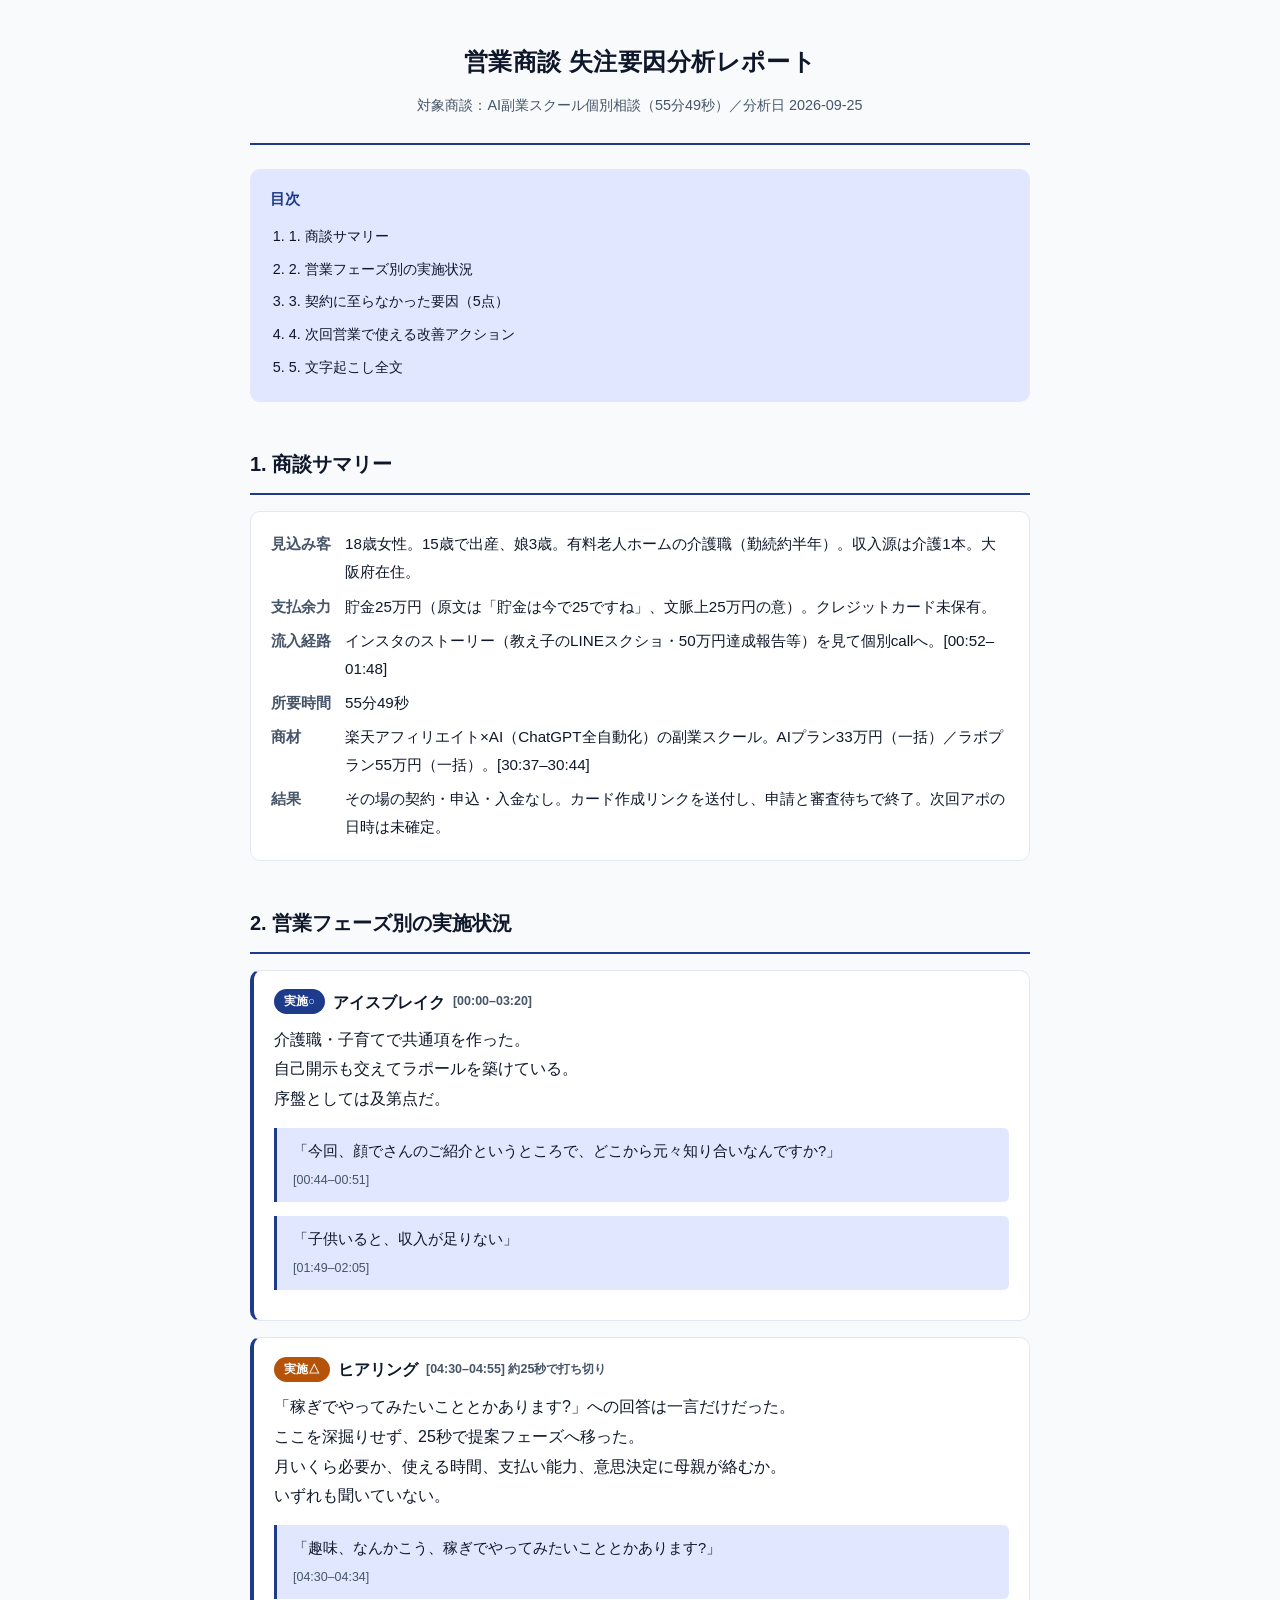
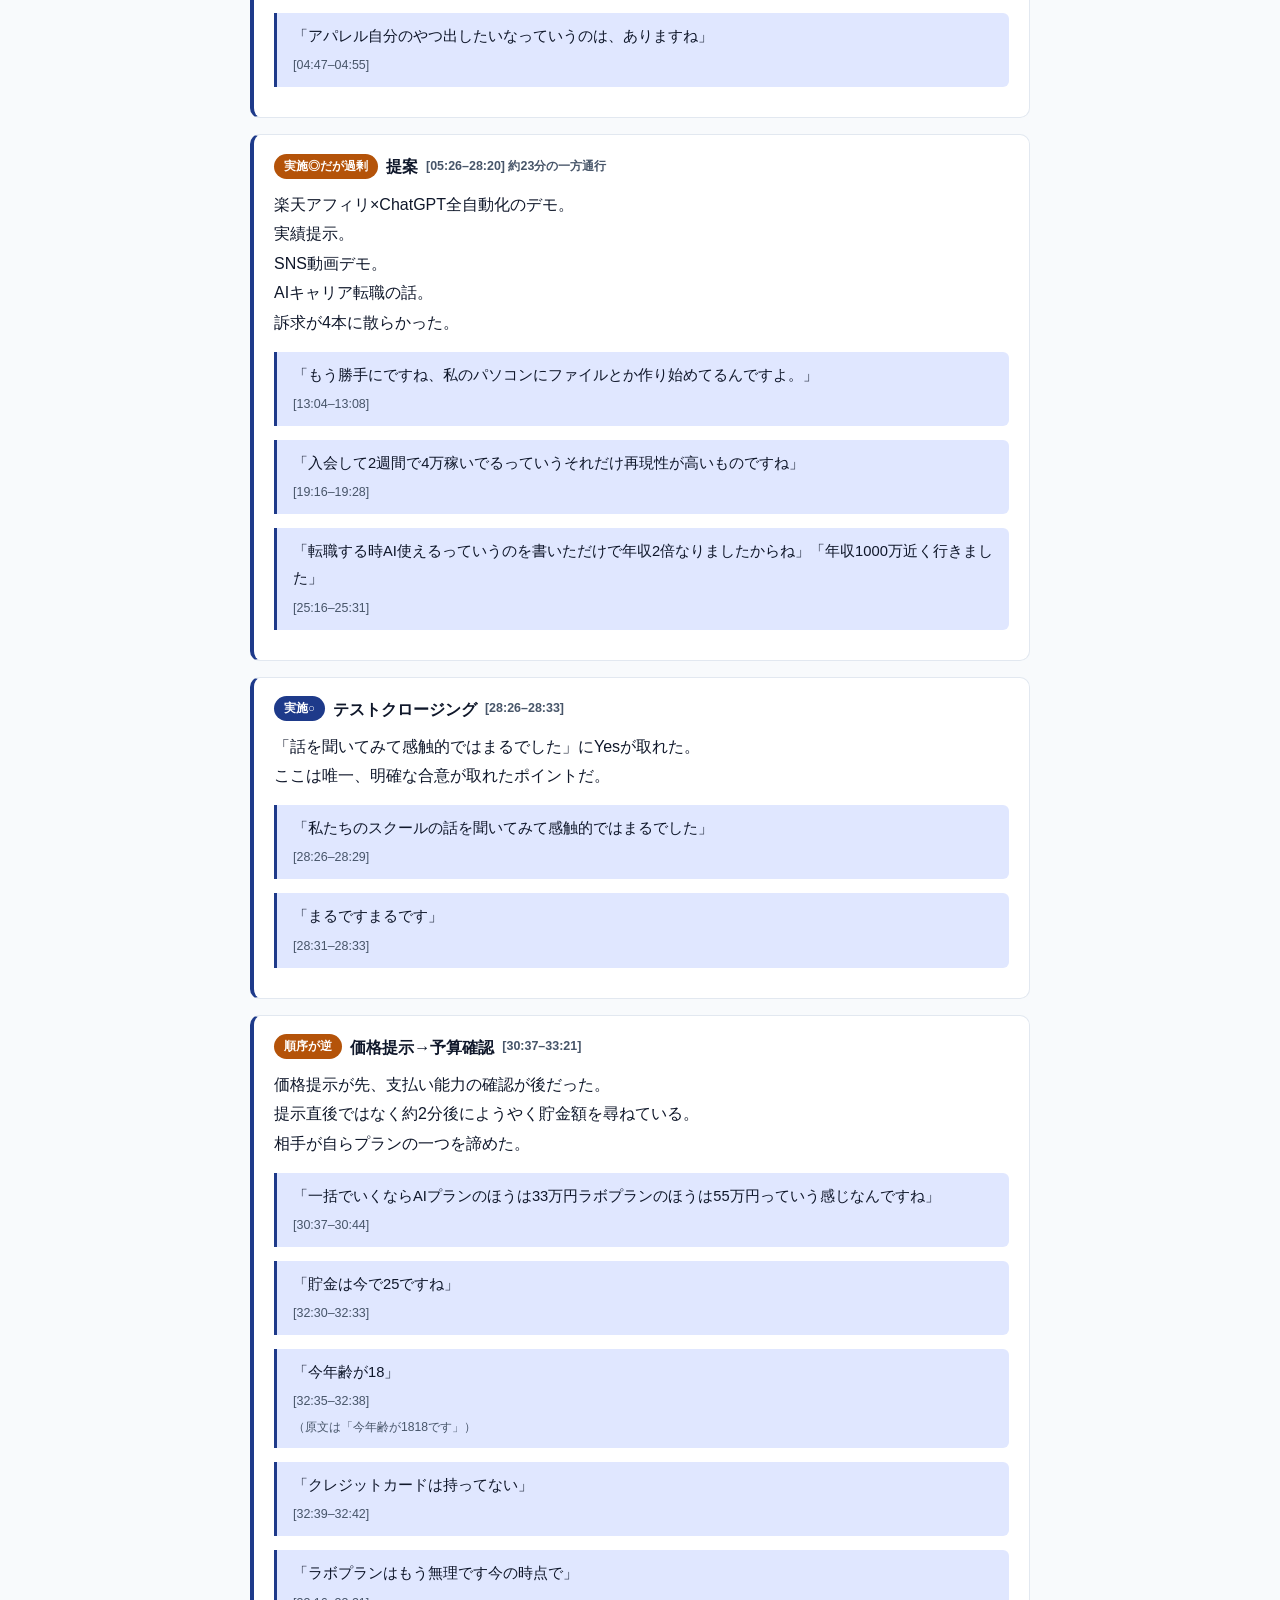
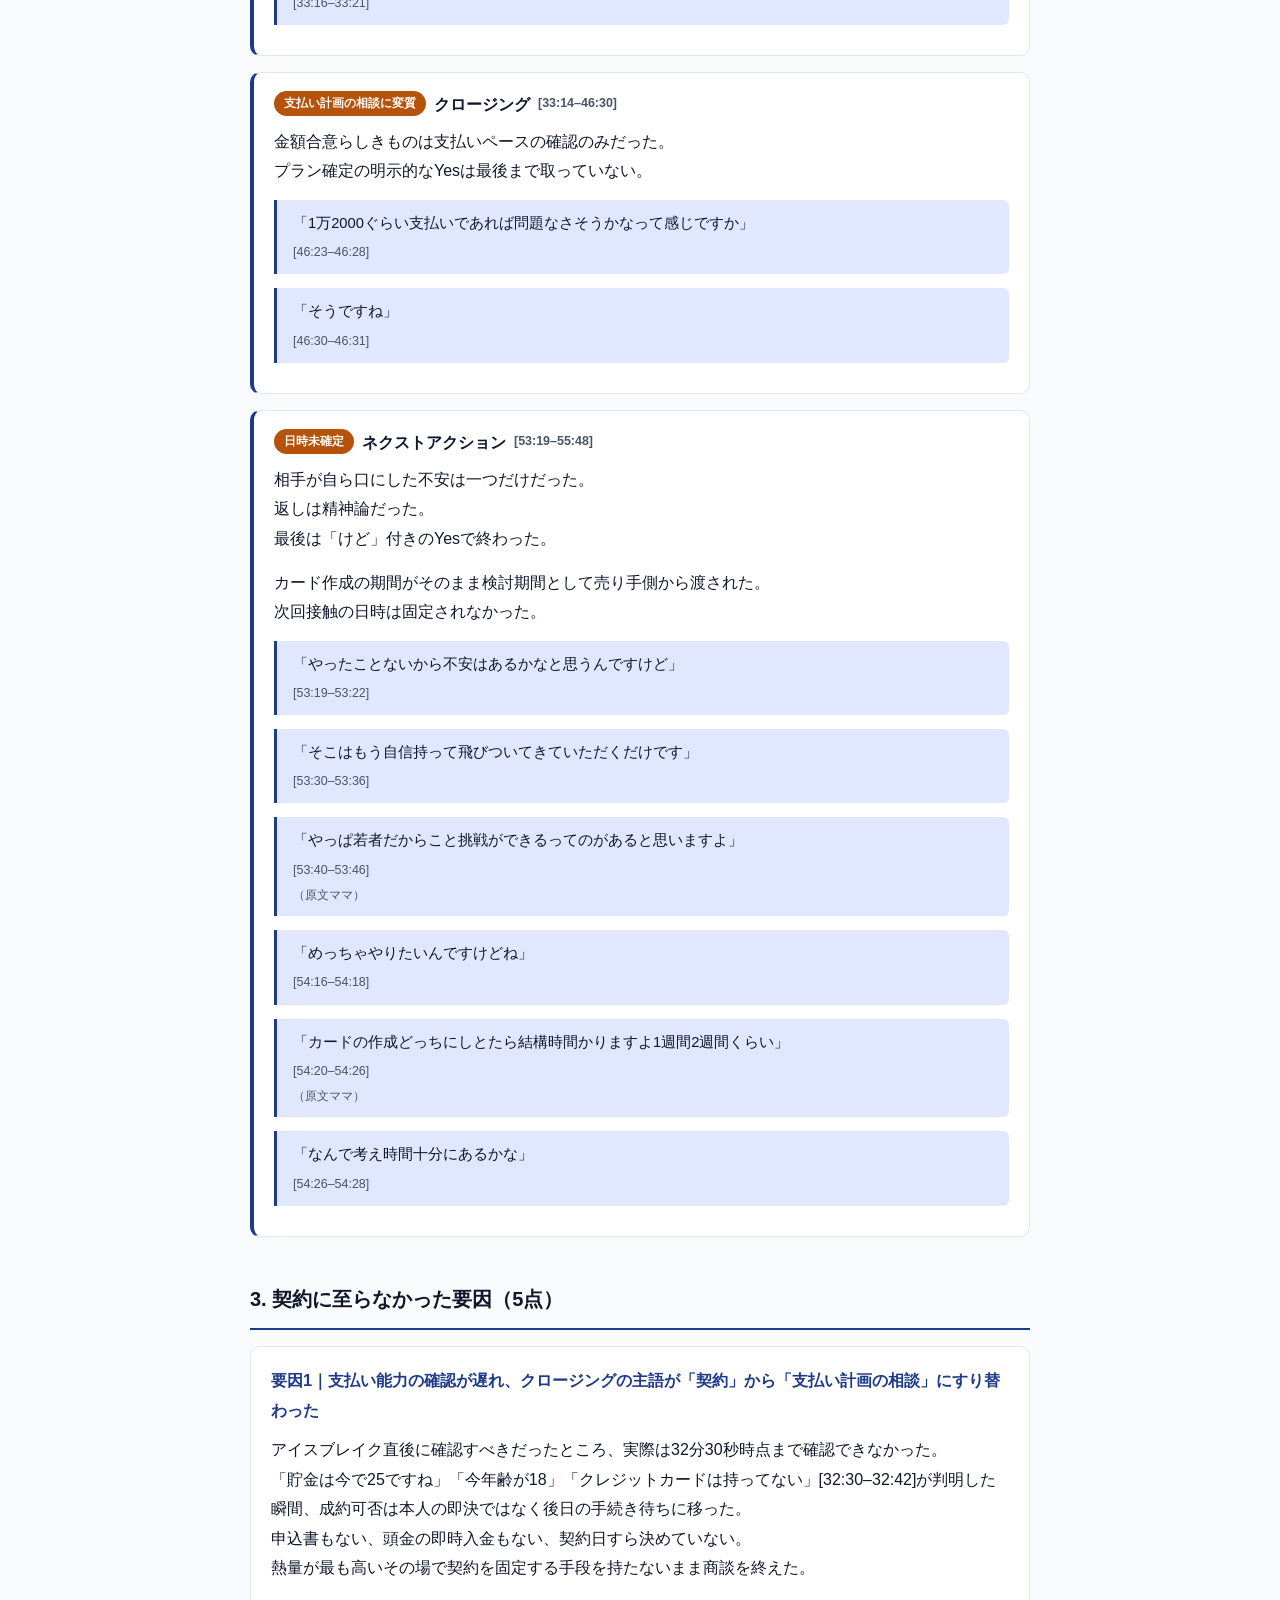
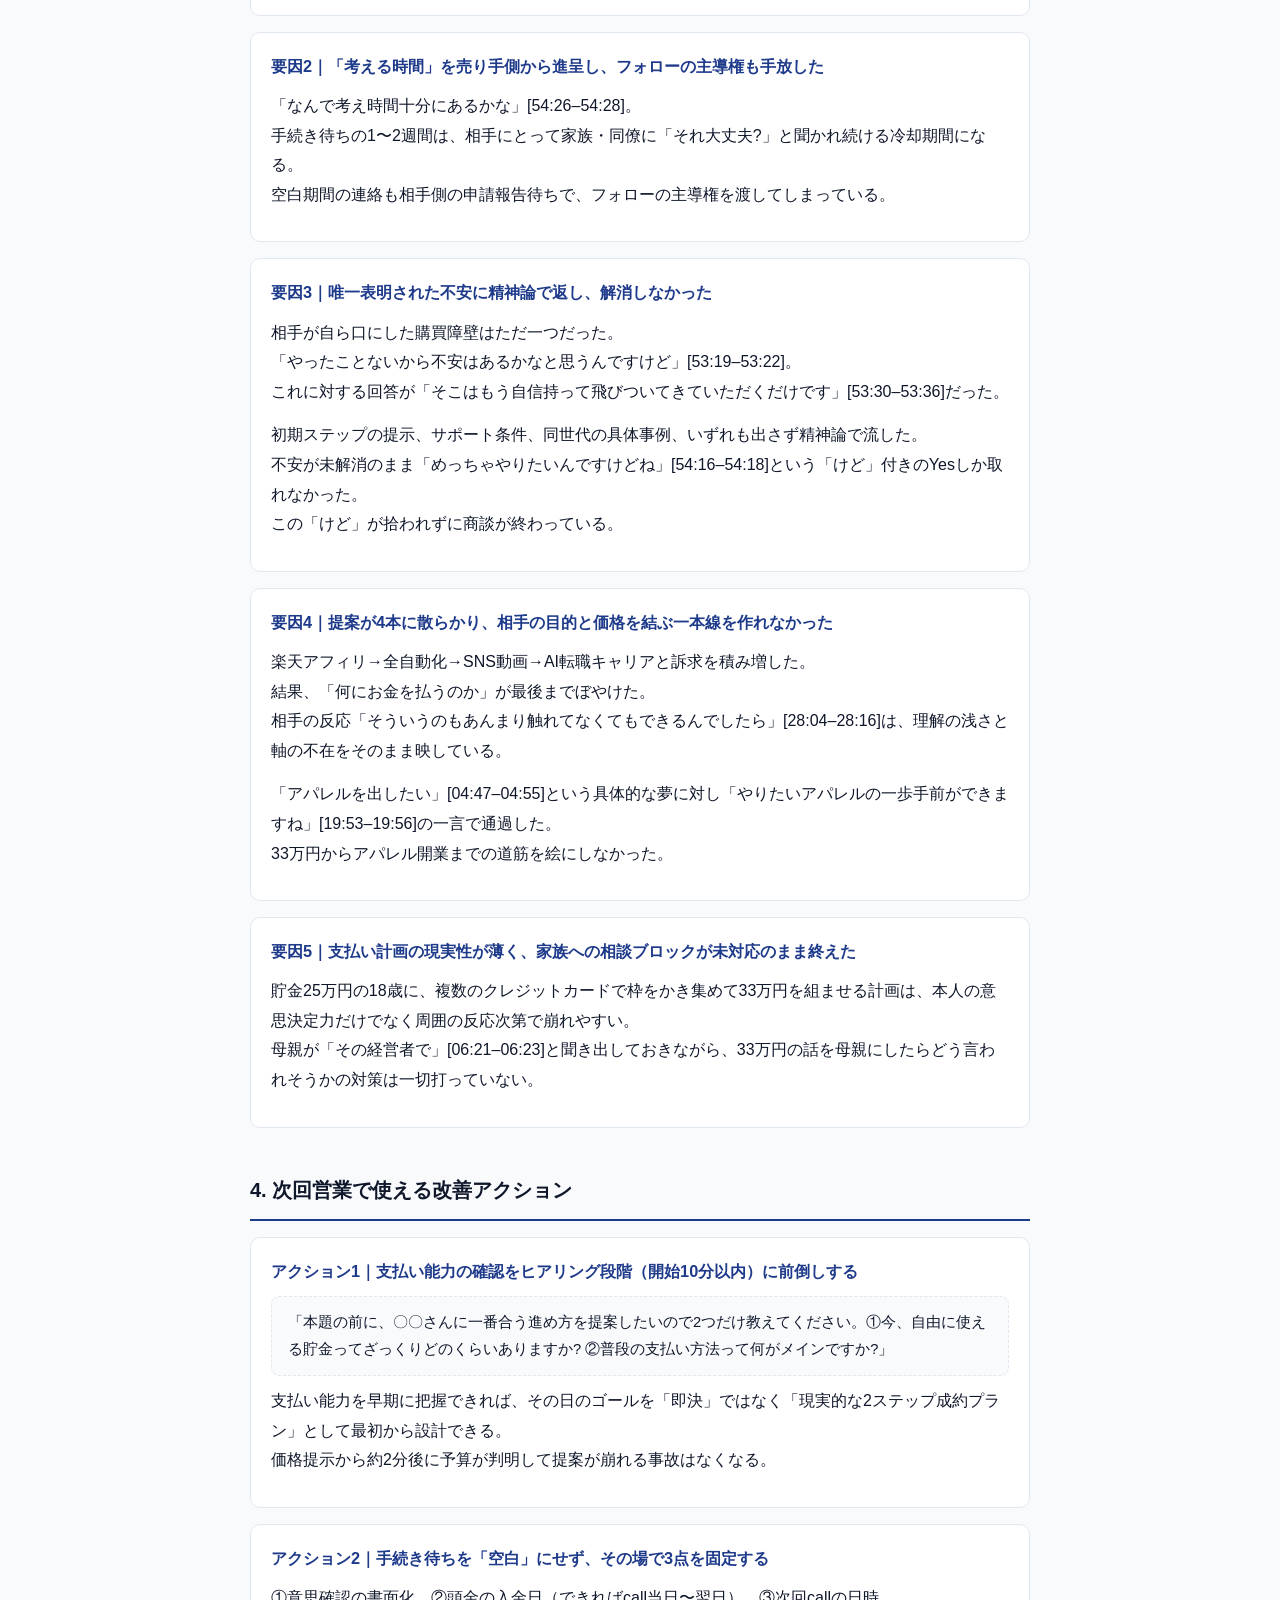
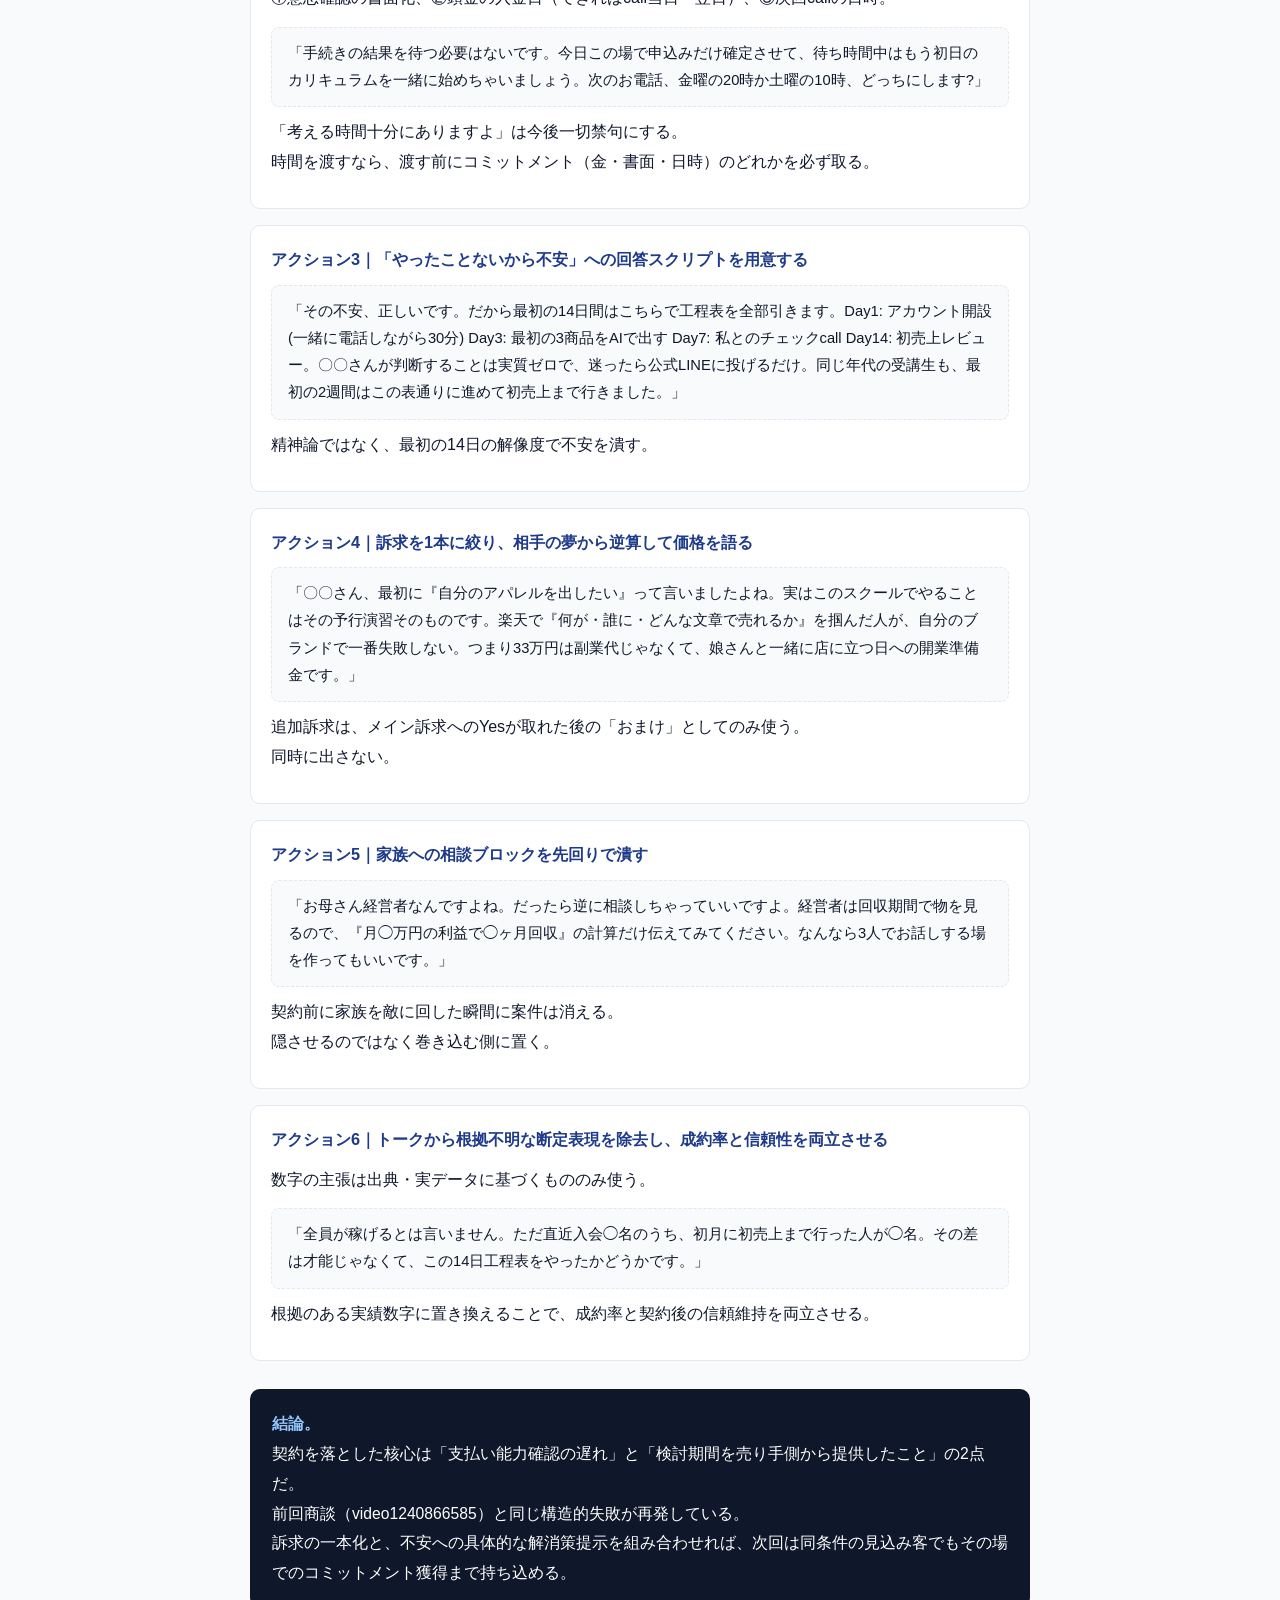
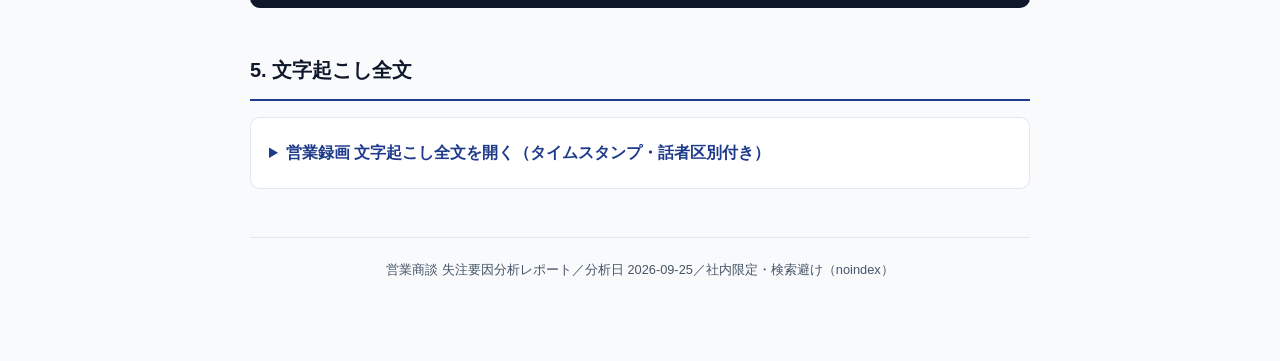
<file: rec-q5ask653/index.html>
<!DOCTYPE html>
<html lang="ja">
<head>
<meta charset="UTF-8">
<meta name="robots" content="noindex,nofollow">
<meta name="viewport" content="width=device-width, initial-scale=1.0">
<title>営業商談 失注要因分析レポート</title>
<style>
  :root{
    --ink:#0f172a;
    --ink-2:#475569;
    --accent:#1e3a8a;
    --accent-soft:#e0e7ff;
    --line:#e2e8f0;
    --bg:#f8fafc;
    --card:#ffffff;
    --warn:#b45309;
    --warn-soft:#fef3c7;
  }
  *{box-sizing:border-box;}
  html{scroll-behavior:smooth;}
  body{
    margin:0;
    font-family:"Hiragino Kaku Gothic ProN","Hiragino Sans","Yu Gothic",-apple-system,BlinkMacSystemFont,"Segoe UI",sans-serif;
    color:var(--ink);
    background:var(--bg);
    line-height:1.85;
    -webkit-font-smoothing:antialiased;
  }
  .wrap{
    max-width:820px;
    margin:0 auto;
    padding:32px 20px 80px;
  }
  header.page{
    text-align:center;
    padding:8px 0 24px;
    border-bottom:2px solid var(--accent);
    margin-bottom:24px;
  }
  header.page h1{
    font-size:1.5rem;
    margin:0 0 8px;
    letter-spacing:.02em;
  }
  header.page p{
    margin:0;
    color:var(--ink-2);
    font-size:.9rem;
  }
  .toc{
    background:var(--accent-soft);
    border-radius:10px;
    padding:16px 20px;
    margin-bottom:32px;
  }
  .toc h3{margin:0 0 10px;font-size:.95rem;color:var(--accent);}
  .toc ol{margin:0;padding-left:1.3em;font-size:.9rem;}
  .toc li{margin:0 0 6px;}
  .toc a{color:var(--ink);text-decoration:none;}
  .toc a:hover{color:var(--accent);text-decoration:underline;}

  h2.secttl{
    font-size:1.25rem;
    margin:44px 0 16px;
    padding-bottom:10px;
    border-bottom:2px solid var(--accent);
    scroll-margin-top:16px;
  }
  h3.subttl{
    font-size:1.05rem;
    margin:26px 0 10px;
  }
  p{margin:0 0 14px;font-size:1rem;}

  .card{
    background:var(--card);
    border:1px solid var(--line);
    border-radius:10px;
    padding:18px 20px;
    margin-bottom:16px;
  }
  .card dl{margin:0;display:grid;grid-template-columns:auto 1fr;gap:6px 14px;font-size:.95rem;}
  .card dt{color:var(--ink-2);font-weight:600;white-space:nowrap;}
  .card dd{margin:0;}

  .phase{
    background:var(--card);
    border:1px solid var(--line);
    border-left:4px solid var(--accent);
    border-radius:10px;
    padding:16px 20px;
    margin-bottom:16px;
  }
  .phase h4{margin:0 0 8px;font-size:1.02rem;display:flex;align-items:center;gap:8px;flex-wrap:wrap;}
  .badge{
    display:inline-block;
    font-size:.72rem;
    font-weight:700;
    padding:2px 10px;
    border-radius:999px;
    color:#fff;
    background:var(--accent);
  }
  .badge.warn{background:var(--warn);}
  .phase .ts{
    font-variant-numeric:tabular-nums;
    font-size:.78rem;
    color:var(--ink-2);
  }

  blockquote{
    margin:10px 0 14px;
    padding:10px 16px;
    border-left:3px solid var(--accent);
    background:var(--accent-soft);
    font-size:.92rem;
    color:var(--ink);
    border-radius:0 6px 6px 0;
  }
  blockquote .cite{display:block;margin-top:4px;font-size:.78rem;color:var(--ink-2);}
  blockquote .note{display:block;margin-top:2px;font-size:.76rem;color:var(--ink-2);}

  .factor{
    background:var(--card);
    border:1px solid var(--line);
    border-radius:10px;
    padding:18px 20px;
    margin-bottom:16px;
  }
  .factor h4{
    margin:0 0 10px;
    font-size:1.02rem;
    color:var(--accent);
  }

  .action{
    background:var(--card);
    border:1px solid var(--line);
    border-radius:10px;
    padding:18px 20px;
    margin-bottom:16px;
  }
  .action h4{margin:0 0 10px;font-size:1.02rem;color:var(--accent);}
  .script{
    background:var(--bg);
    border:1px dashed var(--line);
    border-radius:8px;
    padding:12px 16px;
    font-size:.92rem;
    white-space:pre-wrap;
    margin:8px 0 10px;
  }

  .conclusion{
    background:var(--ink);
    color:#fff;
    border-radius:10px;
    padding:20px 22px;
    margin:28px 0;
    font-size:.98rem;
    line-height:1.9;
  }
  .conclusion strong{color:#93c5fd;}

  details.transcript-wrap{
    background:var(--card);
    border:1px solid var(--line);
    border-radius:10px;
    padding:14px 18px;
    margin-top:8px;
  }
  details.transcript-wrap > summary{
    cursor:pointer;
    font-weight:700;
    font-size:1rem;
    color:var(--accent);
    padding:6px 0;
  }
  .transcript-meta{
    font-size:.85rem;
    color:var(--ink-2);
    margin:10px 0 18px;
    padding-bottom:12px;
    border-bottom:1px solid var(--line);
  }
  .trow{
    display:grid;
    grid-template-columns:88px 44px 1fr;
    gap:8px;
    font-size:.88rem;
    padding:5px 0;
    border-bottom:1px solid var(--line);
    align-items:start;
  }
  .tts{color:var(--ink-2);font-variant-numeric:tabular-nums;font-size:.78rem;padding-top:2px;}
  .tspk{font-weight:700;font-size:.8rem;padding-top:2px;}
  .spk-daihyo .tspk{color:var(--accent);}
  .spk-aite .tspk{color:#b45309;}
  .ttxt{margin:0;}
  .tnote{font-size:.82rem;color:var(--ink-2);margin:10px 0;}

  footer.page{
    text-align:center;
    color:var(--ink-2);
    font-size:.8rem;
    margin-top:48px;
    padding-top:20px;
    border-top:1px solid var(--line);
  }
  @media (max-width:600px){
    header.page h1{font-size:1.25rem;}
    .trow{grid-template-columns:1fr;gap:2px;}
    .tts{font-size:.72rem;}
    .card dl{grid-template-columns:1fr;}
  }
  @media print{
    body{background:#fff;}
    details.transcript-wrap{display:block;}
  }
</style>
</head>
<body>
<div class="wrap">
  <header class="page">
    <h1>営業商談 失注要因分析レポート</h1>
    <p>対象商談：AI副業スクール個別相談（55分49秒）／分析日 2026-09-25</p>
  </header>

  <div class="toc">
    <h3>目次</h3>
    <ol>
      <li><a href="#s1">1. 商談サマリー</a></li>
      <li><a href="#s2">2. 営業フェーズ別の実施状況</a></li>
      <li><a href="#s3">3. 契約に至らなかった要因（5点）</a></li>
      <li><a href="#s4">4. 次回営業で使える改善アクション</a></li>
      <li><a href="#s5">5. 文字起こし全文</a></li>
    </ol>
  </div>

  <h2 class="secttl" id="s1">1. 商談サマリー</h2>
  <div class="card">
    <dl>
      <dt>見込み客</dt><dd>18歳女性。15歳で出産、娘3歳。有料老人ホームの介護職（勤続約半年）。収入源は介護1本。大阪府在住。</dd>
      <dt>支払余力</dt><dd>貯金25万円（原文は「貯金は今で25ですね」、文脈上25万円の意）。クレジットカード未保有。</dd>
      <dt>流入経路</dt><dd>インスタのストーリー（教え子のLINEスクショ・50万円達成報告等）を見て個別callへ。<span class="tsinline">[00:52–01:48]</span></dd>
      <dt>所要時間</dt><dd>55分49秒</dd>
      <dt>商材</dt><dd>楽天アフィリエイト×AI（ChatGPT全自動化）の副業スクール。AIプラン33万円（一括）／ラボプラン55万円（一括）。<span class="tsinline">[30:37–30:44]</span></dd>
      <dt>結果</dt><dd>その場の契約・申込・入金なし。カード作成リンクを送付し、申請と審査待ちで終了。次回アポの日時は未確定。</dd>
    </dl>
  </div>

  <h2 class="secttl" id="s2">2. 営業フェーズ別の実施状況</h2>

  <div class="phase">
    <h4><span class="badge">実施○</span>アイスブレイク<span class="ts">[00:00–03:20]</span></h4>
    <p>介護職・子育てで共通項を作った。<br>自己開示も交えてラポールを築けている。<br>序盤としては及第点だ。</p>
    <blockquote>「今回、顔でさんのご紹介というところで、どこから元々知り合いなんですか?」<span class="cite">[00:44–00:51]</span></blockquote>
    <blockquote>「子供いると、収入が足りない」<span class="cite">[01:49–02:05]</span></blockquote>
  </div>

  <div class="phase">
    <h4><span class="badge warn">実施△</span>ヒアリング<span class="ts">[04:30–04:55] 約25秒で打ち切り</span></h4>
    <p>「稼ぎでやってみたいこととかあります?」への回答は一言だけだった。<br>ここを深掘りせず、25秒で提案フェーズへ移った。<br>月いくら必要か、使える時間、支払い能力、意思決定に母親が絡むか。<br>いずれも聞いていない。</p>
    <blockquote>「趣味、なんかこう、稼ぎでやってみたいこととかあります?」<span class="cite">[04:30–04:34]</span></blockquote>
    <blockquote>「アパレル自分のやつ出したいなっていうのは、ありますね」<span class="cite">[04:47–04:55]</span></blockquote>
  </div>

  <div class="phase">
    <h4><span class="badge warn">実施◎だが過剰</span>提案<span class="ts">[05:26–28:20] 約23分の一方通行</span></h4>
    <p>楽天アフィリ×ChatGPT全自動化のデモ。<br>実績提示。<br>SNS動画デモ。<br>AIキャリア転職の話。<br>訴求が4本に散らかった。</p>
    <blockquote>「もう勝手にですね、私のパソコンにファイルとか作り始めてるんですよ。」<span class="cite">[13:04–13:08]</span></blockquote>
    <blockquote>「入会して2週間で4万稼いでるっていうそれだけ再現性が高いものですね」<span class="cite">[19:16–19:28]</span></blockquote>
    <blockquote>「転職する時AI使えるっていうのを書いただけで年収2倍なりましたからね」「年収1000万近く行きました」<span class="cite">[25:16–25:31]</span></blockquote>
  </div>

  <div class="phase">
    <h4><span class="badge">実施○</span>テストクロージング<span class="ts">[28:26–28:33]</span></h4>
    <p>「話を聞いてみて感触的ではまるでした」にYesが取れた。<br>ここは唯一、明確な合意が取れたポイントだ。</p>
    <blockquote>「私たちのスクールの話を聞いてみて感触的ではまるでした」<span class="cite">[28:26–28:29]</span></blockquote>
    <blockquote>「まるですまるです」<span class="cite">[28:31–28:33]</span></blockquote>
  </div>

  <div class="phase">
    <h4><span class="badge warn">順序が逆</span>価格提示→予算確認<span class="ts">[30:37–33:21]</span></h4>
    <p>価格提示が先、支払い能力の確認が後だった。<br>提示直後ではなく約2分後にようやく貯金額を尋ねている。<br>相手が自らプランの一つを諦めた。</p>
    <blockquote>「一括でいくならAIプランのほうは33万円ラボプランのほうは55万円っていう感じなんですね」<span class="cite">[30:37–30:44]</span></blockquote>
    <blockquote>「貯金は今で25ですね」<span class="cite">[32:30–32:33]</span></blockquote>
    <blockquote>「今年齢が18」<span class="cite">[32:35–32:38]</span><span class="note">（原文は「今年齢が1818です」）</span></blockquote>
    <blockquote>「クレジットカードは持ってない」<span class="cite">[32:39–32:42]</span></blockquote>
    <blockquote>「ラボプランはもう無理です今の時点で」<span class="cite">[33:16–33:21]</span></blockquote>
  </div>

  <div class="phase">
    <h4><span class="badge warn">支払い計画の相談に変質</span>クロージング<span class="ts">[33:14–46:30]</span></h4>
    <p>金額合意らしきものは支払いペースの確認のみだった。<br>プラン確定の明示的なYesは最後まで取っていない。</p>
    <blockquote>「1万2000ぐらい支払いであれば問題なさそうかなって感じですか」<span class="cite">[46:23–46:28]</span></blockquote>
    <blockquote>「そうですね」<span class="cite">[46:30–46:31]</span></blockquote>
  </div>

  <div class="phase">
    <h4><span class="badge warn">日時未確定</span>ネクストアクション<span class="ts">[53:19–55:48]</span></h4>
    <p>相手が自ら口にした不安は一つだけだった。<br>返しは精神論だった。<br>最後は「けど」付きのYesで終わった。</p>
    <p>カード作成の期間がそのまま検討期間として売り手側から渡された。<br>次回接触の日時は固定されなかった。</p>
    <blockquote>「やったことないから不安はあるかなと思うんですけど」<span class="cite">[53:19–53:22]</span></blockquote>
    <blockquote>「そこはもう自信持って飛びついてきていただくだけです」<span class="cite">[53:30–53:36]</span></blockquote>
    <blockquote>「やっぱ若者だからこと挑戦ができるってのがあると思いますよ」<span class="cite">[53:40–53:46]</span><span class="note">（原文ママ）</span></blockquote>
    <blockquote>「めっちゃやりたいんですけどね」<span class="cite">[54:16–54:18]</span></blockquote>
    <blockquote>「カードの作成どっちにしとたら結構時間かりますよ1週間2週間くらい」<span class="cite">[54:20–54:26]</span><span class="note">（原文ママ）</span></blockquote>
    <blockquote>「なんで考え時間十分にあるかな」<span class="cite">[54:26–54:28]</span></blockquote>
  </div>

  <h2 class="secttl" id="s3">3. 契約に至らなかった要因（5点）</h2>

  <div class="factor">
    <h4>要因1｜支払い能力の確認が遅れ、クロージングの主語が「契約」から「支払い計画の相談」にすり替わった</h4>
    <p>アイスブレイク直後に確認すべきだったところ、実際は32分30秒時点まで確認できなかった。<br>「貯金は今で25ですね」「今年齢が18」「クレジットカードは持ってない」[32:30–32:42]が判明した瞬間、成約可否は本人の即決ではなく後日の手続き待ちに移った。<br>申込書もない、頭金の即時入金もない、契約日すら決めていない。<br>熱量が最も高いその場で契約を固定する手段を持たないまま商談を終えた。</p>
  </div>

  <div class="factor">
    <h4>要因2｜「考える時間」を売り手側から進呈し、フォローの主導権も手放した</h4>
    <p>「なんで考え時間十分にあるかな」[54:26–54:28]。<br>手続き待ちの1〜2週間は、相手にとって家族・同僚に「それ大丈夫?」と聞かれ続ける冷却期間になる。<br>空白期間の連絡も相手側の申請報告待ちで、フォローの主導権を渡してしまっている。</p>
  </div>

  <div class="factor">
    <h4>要因3｜唯一表明された不安に精神論で返し、解消しなかった</h4>
    <p>相手が自ら口にした購買障壁はただ一つだった。<br>「やったことないから不安はあるかなと思うんですけど」[53:19–53:22]。<br>これに対する回答が「そこはもう自信持って飛びついてきていただくだけです」[53:30–53:36]だった。</p>
    <p>初期ステップの提示、サポート条件、同世代の具体事例、いずれも出さず精神論で流した。<br>不安が未解消のまま「めっちゃやりたいんですけどね」[54:16–54:18]という「けど」付きのYesしか取れなかった。<br>この「けど」が拾われずに商談が終わっている。</p>
  </div>

  <div class="factor">
    <h4>要因4｜提案が4本に散らかり、相手の目的と価格を結ぶ一本線を作れなかった</h4>
    <p>楽天アフィリ→全自動化→SNS動画→AI転職キャリアと訴求を積み増した。<br>結果、「何にお金を払うのか」が最後までぼやけた。<br>相手の反応「そういうのもあんまり触れてなくてもできるんでしたら」[28:04–28:16]は、理解の浅さと軸の不在をそのまま映している。</p>
    <p>「アパレルを出したい」[04:47–04:55]という具体的な夢に対し「やりたいアパレルの一歩手前ができますね」[19:53–19:56]の一言で通過した。<br>33万円からアパレル開業までの道筋を絵にしなかった。</p>
  </div>

  <div class="factor">
    <h4>要因5｜支払い計画の現実性が薄く、家族への相談ブロックが未対応のまま終えた</h4>
    <p>貯金25万円の18歳に、複数のクレジットカードで枠をかき集めて33万円を組ませる計画は、本人の意思決定力だけでなく周囲の反応次第で崩れやすい。<br>母親が「その経営者で」[06:21–06:23]と聞き出しておきながら、33万円の話を母親にしたらどう言われそうかの対策は一切打っていない。</p>
  </div>

  <h2 class="secttl" id="s4">4. 次回営業で使える改善アクション</h2>

  <div class="action">
    <h4>アクション1｜支払い能力の確認をヒアリング段階（開始10分以内）に前倒しする</h4>
    <div class="script">「本題の前に、〇〇さんに一番合う進め方を提案したいので2つだけ教えてください。①今、自由に使える貯金ってざっくりどのくらいありますか? ②普段の支払い方法って何がメインですか?」</div>
    <p>支払い能力を早期に把握できれば、その日のゴールを「即決」ではなく「現実的な2ステップ成約プラン」として最初から設計できる。<br>価格提示から約2分後に予算が判明して提案が崩れる事故はなくなる。</p>
  </div>

  <div class="action">
    <h4>アクション2｜手続き待ちを「空白」にせず、その場で3点を固定する</h4>
    <p>①意思確認の書面化、②頭金の入金日（できればcall当日〜翌日）、③次回callの日時。</p>
    <div class="script">「手続きの結果を待つ必要はないです。今日この場で申込みだけ確定させて、待ち時間中はもう初日のカリキュラムを一緒に始めちゃいましょう。次のお電話、金曜の20時か土曜の10時、どっちにします?」</div>
    <p>「考える時間十分にありますよ」は今後一切禁句にする。<br>時間を渡すなら、渡す前にコミットメント（金・書面・日時）のどれかを必ず取る。</p>
  </div>

  <div class="action">
    <h4>アクション3｜「やったことないから不安」への回答スクリプトを用意する</h4>
    <div class="script">「その不安、正しいです。だから最初の14日間はこちらで工程表を全部引きます。Day1: アカウント開設(一緒に電話しながら30分) Day3: 最初の3商品をAIで出す Day7: 私とのチェックcall Day14: 初売上レビュー。〇〇さんが判断することは実質ゼロで、迷ったら公式LINEに投げるだけ。同じ年代の受講生も、最初の2週間はこの表通りに進めて初売上まで行きました。」</div>
    <p>精神論ではなく、最初の14日の解像度で不安を潰す。</p>
  </div>

  <div class="action">
    <h4>アクション4｜訴求を1本に絞り、相手の夢から逆算して価格を語る</h4>
    <div class="script">「〇〇さん、最初に『自分のアパレルを出したい』って言いましたよね。実はこのスクールでやることはその予行演習そのものです。楽天で『何が・誰に・どんな文章で売れるか』を掴んだ人が、自分のブランドで一番失敗しない。つまり33万円は副業代じゃなくて、娘さんと一緒に店に立つ日への開業準備金です。」</div>
    <p>追加訴求は、メイン訴求へのYesが取れた後の「おまけ」としてのみ使う。<br>同時に出さない。</p>
  </div>

  <div class="action">
    <h4>アクション5｜家族への相談ブロックを先回りで潰す</h4>
    <div class="script">「お母さん経営者なんですよね。だったら逆に相談しちゃっていいですよ。経営者は回収期間で物を見るので、『月◯万円の利益で◯ヶ月回収』の計算だけ伝えてみてください。なんなら3人でお話しする場を作ってもいいです。」</div>
    <p>契約前に家族を敵に回した瞬間に案件は消える。<br>隠させるのではなく巻き込む側に置く。</p>
  </div>

  <div class="action">
    <h4>アクション6｜トークから根拠不明な断定表現を除去し、成約率と信頼性を両立させる</h4>
    <p>数字の主張は出典・実データに基づくもののみ使う。</p>
    <div class="script">「全員が稼げるとは言いません。ただ直近入会◯名のうち、初月に初売上まで行った人が◯名。その差は才能じゃなくて、この14日工程表をやったかどうかです。」</div>
    <p>根拠のある実績数字に置き換えることで、成約率と契約後の信頼維持を両立させる。</p>
  </div>

  <div class="conclusion">
    <strong>結論。</strong><br>
    契約を落とした核心は「支払い能力確認の遅れ」と「検討期間を売り手側から提供したこと」の2点だ。<br>
    前回商談（video1240866585）と同じ構造的失敗が再発している。<br>
    訴求の一本化と、不安への具体的な解消策提示を組み合わせれば、次回は同条件の見込み客でもその場でのコミットメント獲得まで持ち込める。
  </div>

  <h2 class="secttl" id="s5">5. 文字起こし全文</h2>
  <details class="transcript-wrap">
    <summary>営業録画 文字起こし全文を開く（タイムスタンプ・話者区別付き）</summary>
    <div class="transcript-meta">
      対象ファイル: /Users/shota/Downloads/video1551817285.mp4　／　動画総尺: 55:49（3349.2秒）　／　文字起こし方式: ffmpeg音声抽出＋Whisper(small, ja, ローカルCPU実行)<br>
      話者ラベルについての注意: 音声は単一チャンネルのため厳密な声紋ベースの話者分離は未実施。「代表」「相手」ラベルは質問文・相槌・説明文といった会話上の役割パターンによるヒューリスティック推定であり、機械的な断定ではない。重要箇所の話者特定は必要に応じて原音声で確認すること。<br>
      本文中の表記ゆれ・言い誤りはWhisperによる文字起こしをそのまま収録しており、レポート本文の引用も原文の表記をそのまま用いている。
    </div>
<div class="trow spk-daihyo"><span class="tts">00:00–00:19</span><span class="tspk">代表</span><span class="ttxt">ちょうどお仕事終わりです? そうですね。お仕事何やってらっしゃるんです? 介護してます。介護?はい。 老犬とかですか? そうですね。有料老人ホームで働こうとしていてもらってます。</span></div>
<div class="trow spk-aite"><span class="tts">00:19–00:25</span><span class="tspk">相手</span><span class="ttxt">お金持ちの利用者さんばっかりですね。 そうですね。</span></div>
<div class="trow spk-daihyo"><span class="tts">00:26–00:37</span><span class="tspk">代表</span><span class="ttxt">私元看護師なんですよ。 そうなんですか? そうです。元看護師で、老犬も学生時代に介護師として経験はあるかなという感じです。</span></div>
<div class="trow spk-aite"><span class="tts">00:37–00:44</span><span class="tspk">相手</span><span class="ttxt">だからすぐわかっちゃったっていう感じであるんですが。</span></div>
<div class="trow spk-daihyo"><span class="tts">00:44–00:51</span><span class="tspk">代表</span><span class="ttxt">今回、顔でさんのご紹介というところで、どこから元々知り合いなんですか?</span></div>
<div class="trow spk-aite"><span class="tts">00:52–01:03</span><span class="tspk">相手</span><span class="ttxt">インスタフォローを着てという感じですね。 インスタフォローを着てストーリー見てて来たみたいな。 そうです。</span></div>
<div class="trow spk-daihyo"><span class="tts">01:03–01:08</span><span class="tspk">代表</span><span class="ttxt">ちなみにどんな発信してらっしゃいました? 顔でさんの印刷知らないんですよ。</span></div>
<div class="trow spk-aite"><span class="tts">01:08–01:48</span><span class="tspk">相手</span><span class="ttxt">たぶん、おしえごさんたちのラインのスクショとかで50万達成できたとか、いろいろそういうのを載ってて、で、その顔でさんが子供いる。 うん、いらっしゃいますね。で、私も娘いるんで、新金顔枠っていうか、この人でこんな感じで稼いでるんだみたいなんで、</span></div>
<div class="trow spk-aite"><span class="tts">01:49–02:05</span><span class="tspk">相手</span><span class="ttxt">私もちょっと気になりましたね。やっぱり子供いると、収入が足りないって感じてて。今の介護の仕事1本だけです。1本だけですね。</span></div>
<div class="trow spk-daihyo"><span class="tts">02:05–02:09</span><span class="tspk">代表</span><span class="ttxt">18歳。今、お子さん何歳ですか?</span></div>
<div class="trow spk-aite"><span class="tts">02:09–02:14</span><span class="tspk">相手</span><span class="ttxt">今、3歳ですね。15歳のまま?</span></div>
<div class="trow spk-daihyo"><span class="tts">02:14–02:18</span><span class="tspk">代表</span><span class="ttxt">そうですね。すごい!</span></div>
<div class="trow spk-aite"><span class="tts">02:18–02:35</span><span class="tspk">相手</span><span class="ttxt">僕の友人が、めっちゃ早い子で16歳がいるんですよ。16歳パパがいて、僕19歳のパパなんですよ。そうです。上の子、今、小学4年生。今、29なんですよね。</span></div>
<div class="trow spk-daihyo"><span class="tts">02:36–02:41</span><span class="tspk">代表</span><span class="ttxt">え?子供20歳の時、35じゃないですか?</span></div>
<div class="trow spk-aite"><span class="tts">02:41–02:49</span><span class="tspk">相手</span><span class="ttxt">そうですね。全然、なんか、一緒に飲み行ったりとかできそうですね。できそうですね。</span></div>
<div class="trow spk-daihyo"><span class="tts">02:49–02:52</span><span class="tspk">代表</span><span class="ttxt">一緒に旅行いこうよとか言っても、娘さんになるんですかね。</span></div>
<div class="trow spk-aite"><span class="tts">02:52–02:53</span><span class="tspk">相手</span><span class="ttxt">そうですね。</span></div>
<div class="trow spk-daihyo"><span class="tts">02:53–02:55</span><span class="tspk">代表</span><span class="ttxt">なんも勝ちじゃないですか、将来。</span></div>
<div class="trow spk-aite"><span class="tts">02:55–03:03</span><span class="tspk">相手</span><span class="ttxt">男だったら、すぐペアテンで行くんですけどね。ですよね、そうですよね。女の子は優しいから残ってくれると思いますよ。</span></div>
<div class="trow spk-aite"><span class="tts">03:04–03:17</span><span class="tspk">相手</span><span class="ttxt">めっちゃ羨ましいな。早く子供で、絶対後悔はしないと思うので、頭が楽だからですね。なので、今が多分一番きつい人生の中の時期かな。僕も20歳前半やばかったんで。</span></div>
<div class="trow spk-daihyo"><span class="tts">03:17–03:19</span><span class="tspk">代表</span><span class="ttxt">そうですね。</span></div>
<div class="trow spk-aite"><span class="tts">03:19–03:23</span><span class="tspk">相手</span><span class="ttxt">そこを脱出するってなった時に、絶対事実なんですよ。</span></div>
<div class="trow spk-daihyo"><span class="tts">03:23–03:25</span><span class="tspk">代表</span><span class="ttxt">どう考えても。</span></div>
<div class="trow spk-aite"><span class="tts">03:25–03:47</span><span class="tspk">相手</span><span class="ttxt">世の中って、お金の稼ぎ方って、稼ぐ増やす守るってあるんですね。まあ、例題言うのは稼ぐっていうのが、普通の労働とかであったり、隙間時間で売としたりとか、あったりこういったふうに複業系とかってなってきますね。でも増やすっていうのが通しとかになってくるんですよ。株式通しとか、FXとか、</span></div>
<div class="trow spk-daihyo"><span class="tts">03:47–03:49</span><span class="tspk">代表</span><span class="ttxt">誘惑通化とか。</span></div>
<div class="trow spk-aite"><span class="tts">03:49–03:52</span><span class="tspk">相手</span><span class="ttxt">守るっていうのがニンサーとかなんですけど、</span></div>
<div class="trow spk-daihyo"><span class="tts">03:52–03:54</span><span class="tspk">代表</span><span class="ttxt">この上のフェーズにいくつれて、</span></div>
<div class="trow spk-aite"><span class="tts">03:54–03:57</span><span class="tspk">相手</span><span class="ttxt">やっぱりお金ってすごく必要になってくるんですね。</span></div>
<div class="trow spk-daihyo"><span class="tts">03:57–04:00</span><span class="tspk">代表</span><span class="ttxt">なぜ、人生の中で投資のお誘いだとか、</span></div>
<div class="trow spk-aite"><span class="tts">04:00–04:16</span><span class="tspk">相手</span><span class="ttxt">いろいろ今後で出来たいとかするかなと思うんですよ、正直。こういったふうに、ちょっと複業興味あるよっていう、ポテンションの高い特徴ですね。で、なった時に、まずはこの稼ぎの柱をぶらつくするってことをやっていただいたほうが、間違いなく将来には役に立ちます。</span></div>
<div class="trow spk-daihyo"><span class="tts">04:16–04:17</span><span class="tspk">代表</span><span class="ttxt">うん。</span></div>
<div class="trow spk-aite"><span class="tts">04:17–04:23</span><span class="tspk">相手</span><span class="ttxt">一個こっそいやっておけば、投資とかしなくても、ニンサーにでかいお金入れたら大丈夫だと思うんで。</span></div>
<div class="trow spk-daihyo"><span class="tts">04:23–04:24</span><span class="tspk">代表</span><span class="ttxt">うん。</span></div>
<div class="trow spk-aite"><span class="tts">04:24–04:29</span><span class="tspk">相手</span><span class="ttxt">なので、そこの稼ぐ部分っていうところをですね、しっかり説明の方、させていただきたいと思います。</span></div>
<div class="trow spk-daihyo"><span class="tts">04:29–04:30</span><span class="tspk">代表</span><span class="ttxt">はい。</span></div>
<div class="trow spk-aite"><span class="tts">04:30–04:34</span><span class="tspk">相手</span><span class="ttxt">趣味、なんかこう、稼ぎでやってみたいこととかあります?</span></div>
<div class="trow spk-daihyo"><span class="tts">04:35–04:39</span><span class="tspk">代表</span><span class="ttxt">まず、その、</span></div>
<div class="trow spk-aite"><span class="tts">04:39–04:46</span><span class="tspk">相手</span><span class="ttxt">やってみたいこと。やりたいこととか、なしとげたいこと。まあ、目的みたいな部分ですね。</span></div>
<div class="trow spk-aite"><span class="tts">04:47–04:55</span><span class="tspk">相手</span><span class="ttxt">まあ、アパレル自分のやつ出したいなっていうのは、ありますね。アレル、いいですね。</span></div>
<div class="trow spk-daihyo"><span class="tts">04:55–04:56</span><span class="tspk">代表</span><span class="ttxt">はい。</span></div>
<div class="trow spk-aite"><span class="tts">04:56–05:00</span><span class="tspk">相手</span><span class="ttxt">やっぱ、女性だから、おしゃれ好きですもんね。大好きですね。</span></div>
<div class="trow spk-daihyo"><span class="tts">05:00–05:02</span><span class="tspk">代表</span><span class="ttxt">ねえ。わかります。</span></div>
<div class="trow spk-aite"><span class="tts">05:02–05:05</span><span class="tspk">相手</span><span class="ttxt">私の奥さんとかも良くて、パチ帰っているんで。</span></div>
<div class="trow spk-daihyo"><span class="tts">05:05–05:06</span><span class="tspk">代表</span><span class="ttxt">あー。</span></div>
<div class="trow spk-aite"><span class="tts">05:08–05:17</span><span class="tspk">相手</span><span class="ttxt">なので、もう、どんだけ美容にお金使うんだって、僕も言えないからですね、もう好きなさせてるんですけど。まあ、本当に、たぶん今我慢してることも多いかなってふうに思うんで。</span></div>
<div class="trow spk-daihyo"><span class="tts">05:17–05:19</span><span class="tspk">代表</span><span class="ttxt">はい。うん。</span></div>
<div class="trow spk-aite"><span class="tts">05:19–05:25</span><span class="tspk">相手</span><span class="ttxt">まあ、しないでいいように、まずはつき数万からでも、ですね、少月とかでも達成していけるような環境とな、作ってますんで。</span></div>
<div class="trow spk-daihyo"><span class="tts">05:25–05:26</span><span class="tspk">代表</span><span class="ttxt">はい。</span></div>
<div class="trow spk-aite"><span class="tts">05:26–05:34</span><span class="tspk">相手</span><span class="ttxt">そこから説明の話していきます。まあ、どっちかというか、学習というよりか、今日、稼ぎ方のお話。でも、本当にそこが私たちが強いので、そちらもメインでしていきますね。</span></div>
<div class="trow spk-daihyo"><span class="tts">05:34–05:35</span><span class="tspk">代表</span><span class="ttxt">はい。</span></div>
<div class="trow spk-aite"><span class="tts">05:35–05:37</span><span class="tspk">相手</span><span class="ttxt">質問とな、適意をお願いします。</span></div>
<div class="trow spk-daihyo"><span class="tts">05:37–05:39</span><span class="tspk">代表</span><span class="ttxt">はい。はい。</span></div>
<div class="trow spk-aite"><span class="tts">05:39–05:41</span><span class="tspk">相手</span><span class="ttxt">じゃあ、まず楽天アフリエットってものなんですけど、</span></div>
<div class="trow spk-daihyo"><span class="tts">05:41–05:42</span><span class="tspk">代表</span><span class="ttxt">はい。</span></div>
<div class="trow spk-aite"><span class="tts">05:42–05:44</span><span class="tspk">相手</span><span class="ttxt">なんか、初めて聞けません。アフリエットって。</span></div>
<div class="trow spk-aite"><span class="tts">05:45–05:48</span><span class="tspk">相手</span><span class="ttxt">いや、昔、小学校の時に、</span></div>
<div class="trow spk-daihyo"><span class="tts">05:48–05:49</span><span class="tspk">代表</span><span class="ttxt">はい。</span></div>
<div class="trow spk-aite"><span class="tts">05:49–05:54</span><span class="tspk">相手</span><span class="ttxt">アフリエットにちょっと興味もってて、少しだけ勉強したぐらいですね。</span></div>
<div class="trow spk-daihyo"><span class="tts">05:54–05:56</span><span class="tspk">代表</span><span class="ttxt">どんな小学生なんですか?</span></div>
<div class="trow spk-aite"><span class="tts">05:56–06:01</span><span class="tspk">相手</span><span class="ttxt">あはははは。僕、小学生の頃、ガムシャラインバスケットフォール頑張ってました。</span></div>
<div class="trow spk-daihyo"><span class="tts">06:01–06:04</span><span class="tspk">代表</span><span class="ttxt">いやー、いいじゃないですか。</span></div>
<div class="trow spk-aite"><span class="tts">06:04–06:17</span><span class="tspk">相手</span><span class="ttxt">えー、もっとこう、お金の仕組みとか、勉強してきたかったですね。僕も小学生。すごいですね。なんか、もともと、将来的にはお金持ちになりたいというのを、なんかこう、小学校の頃から持ってたんです。</span></div>
<div class="trow spk-aite"><span class="tts">06:18–06:20</span><span class="tspk">相手</span><span class="ttxt">私の母が、</span></div>
<div class="trow spk-daihyo"><span class="tts">06:20–06:21</span><span class="tspk">代表</span><span class="ttxt">はい。</span></div>
<div class="trow spk-aite"><span class="tts">06:21–06:23</span><span class="tspk">相手</span><span class="ttxt">その経営者で、</span></div>
<div class="trow spk-daihyo"><span class="tts">06:23–06:24</span><span class="tspk">代表</span><span class="ttxt">おー。</span></div>
<div class="trow spk-aite"><span class="tts">06:24–06:25</span><span class="tspk">相手</span><span class="ttxt">でまあ、</span></div>
<div class="trow spk-daihyo"><span class="tts">06:25–06:26</span><span class="tspk">代表</span><span class="ttxt">結構、</span></div>
<div class="trow spk-aite"><span class="tts">06:26–06:28</span><span class="tspk">相手</span><span class="ttxt">稼いでるっていうのを、</span></div>
<div class="trow spk-daihyo"><span class="tts">06:28–06:29</span><span class="tspk">代表</span><span class="ttxt">うん。</span></div>
<div class="trow spk-aite"><span class="tts">06:29–06:31</span><span class="tspk">相手</span><span class="ttxt">大きくなっていくちにわかっていて、</span></div>
<div class="trow spk-daihyo"><span class="tts">06:31–06:33</span><span class="tspk">代表</span><span class="ttxt">うんうん。で、</span></div>
<div class="trow spk-aite"><span class="tts">06:33–06:38</span><span class="tspk">相手</span><span class="ttxt">私が次娘できて、まあ次は私が稼いで、</span></div>
<div class="trow spk-daihyo"><span class="tts">06:38–06:40</span><span class="tspk">代表</span><span class="ttxt">何不自由なく、</span></div>
<div class="trow spk-aite"><span class="tts">06:40–06:49</span><span class="tspk">相手</span><span class="ttxt">うん。やりたいっていうのが、強くなりましたね。うーん。じゃあ、もう育てる環境の質が違いますね。</span></div>
<div class="trow spk-daihyo"><span class="tts">06:49–06:50</span><span class="tspk">代表</span><span class="ttxt">私。</span></div>
<div class="trow spk-aite"><span class="tts">06:51–06:55</span><span class="tspk">相手</span><span class="ttxt">私一般社員の子供で生まれたんで、視覚トレーシックはなかったですよ。</span></div>
<div class="trow spk-aite"><span class="tts">06:57–07:04</span><span class="tspk">相手</span><span class="ttxt">それで、無く無く看護師だった、楽しみですね。お決し、じゃあまあ、アフィリエイトのものを、ものを紹介してですね、</span></div>
<div class="trow spk-daihyo"><span class="tts">07:04–07:05</span><span class="tspk">代表</span><span class="ttxt">まあ、</span></div>
<div class="trow spk-aite"><span class="tts">07:05–07:08</span><span class="tspk">相手</span><span class="ttxt">報酬が入るっていう仕組みが、ご存知かなと思うんですけど、それを楽とになりますと。</span></div>
<div class="trow spk-daihyo"><span class="tts">07:08–07:09</span><span class="tspk">代表</span><span class="ttxt">で、</span></div>
<div class="trow spk-aite"><span class="tts">07:09–07:12</span><span class="tspk">相手</span><span class="ttxt">なんかちょっと勉強室内に、目につくと思うんですけど、やっぱアフィリエイトするときって、</span></div>
<div class="trow spk-daihyo"><span class="tts">07:12–07:15</span><span class="tspk">代表</span><span class="ttxt">市場調査が必要じゃないですか。どういったものを売れるか。</span></div>
<div class="trow spk-aite"><span class="tts">07:16–07:19</span><span class="tspk">相手</span><span class="ttxt">で、それにやっぱり数時間かかる。うーん。</span></div>
<div class="trow spk-aite"><span class="tts">07:20–07:24</span><span class="tspk">相手</span><span class="ttxt">じゃあ売りやすいものって、コンポンも世の中にはもう流通してるわけですよ。</span></div>
<div class="trow spk-daihyo"><span class="tts">07:24–07:25</span><span class="tspk">代表</span><span class="ttxt">はい。</span></div>
<div class="trow spk-aite"><span class="tts">07:25–07:26</span><span class="tspk">相手</span><span class="ttxt">で、だったら、</span></div>
<div class="trow spk-daihyo"><span class="tts">07:26–07:27</span><span class="tspk">代表</span><span class="ttxt">その、</span></div>
<div class="trow spk-aite"><span class="tts">07:27–07:31</span><span class="tspk">相手</span><span class="ttxt">たくさんある投稿者の中で自分を選んでもらう理由が必要になってきますよね。</span></div>
<div class="trow spk-daihyo"><span class="tts">07:31–07:33</span><span class="tspk">代表</span><span class="ttxt">うん。で、</span></div>
<div class="trow spk-aite"><span class="tts">07:33–07:34</span><span class="tspk">相手</span><span class="ttxt">紹介分をちょっとこう、</span></div>
<div class="trow spk-daihyo"><span class="tts">07:34–07:35</span><span class="tspk">代表</span><span class="ttxt">ね、</span></div>
<div class="trow spk-aite"><span class="tts">07:35–07:38</span><span class="tspk">相手</span><span class="ttxt">目立つようにしたいとか、丁寧にしたいだとか、いろんなことが必要と必要です。</span></div>
<div class="trow spk-daihyo"><span class="tts">07:38–07:39</span><span class="tspk">代表</span><span class="ttxt">はい。</span></div>
<div class="trow spk-aite"><span class="tts">07:39–07:46</span><span class="tspk">相手</span><span class="ttxt">なので、今まで、それを紹介して、例えば、1988年のものぐらいあったら、500円ちょっとしか入らないんですよ。1個あたり。</span></div>
<div class="trow spk-daihyo"><span class="tts">07:47–07:48</span><span class="tspk">代表</span><span class="ttxt">うん。</span></div>
<div class="trow spk-aite"><span class="tts">07:48–07:58</span><span class="tspk">相手</span><span class="ttxt">費用対効果は悪かったんですが、初日も、チャットGPT出てから、ものすごく効率がありました。うーん。うーん。ちなみに、生活で使ってます?</span></div>
<div class="trow spk-daihyo"><span class="tts">07:58–07:59</span><span class="tspk">代表</span><span class="ttxt">AI。</span></div>
<div class="trow spk-aite"><span class="tts">07:59–08:02</span><span class="tspk">相手</span><span class="ttxt">使ってますね。あ、いいですね。</span></div>
<div class="trow spk-daihyo"><span class="tts">08:02–08:03</span><span class="tspk">代表</span><span class="ttxt">どんなこと使ってますか?</span></div>
<div class="trow spk-aite"><span class="tts">08:03–08:10</span><span class="tspk">相手</span><span class="ttxt">あ、いや、でも、めっちゃ市場になっちゃうんですけど、恋愛とかの、</span></div>
<div class="trow spk-aite"><span class="tts">08:11–08:13</span><span class="tspk">相手</span><span class="ttxt">相談っていうか、</span></div>
<div class="trow spk-daihyo"><span class="tts">08:13–08:14</span><span class="tspk">代表</span><span class="ttxt">はい。</span></div>
<div class="trow spk-aite"><span class="tts">08:14–08:16</span><span class="tspk">相手</span><span class="ttxt">それもありますし、</span></div>
<div class="trow spk-daihyo"><span class="tts">08:17–08:18</span><span class="tspk">代表</span><span class="ttxt">その、</span></div>
<div class="trow spk-aite"><span class="tts">08:18–08:25</span><span class="tspk">相手</span><span class="ttxt">社会に対して、ちょっと疑問持ったところ、調べたり、うーん。</span></div>
<div class="trow spk-aite"><span class="tts">08:26–08:29</span><span class="tspk">相手</span><span class="ttxt">そういうので、チャットGP使ってますね。</span></div>
<div class="trow spk-daihyo"><span class="tts">08:29–08:31</span><span class="tspk">代表</span><span class="ttxt">いいですね。</span></div>
<div class="trow spk-aite"><span class="tts">08:31–08:35</span><span class="tspk">相手</span><span class="ttxt">本当に、私とかも、朝起きたら、チャットGPTのほか連絡くるんですよ。</span></div>
<div class="trow spk-aite"><span class="tts">08:36–08:39</span><span class="tspk">相手</span><span class="ttxt">うーん。今日の、なんか、</span></div>
<div class="trow spk-daihyo"><span class="tts">08:39–08:41</span><span class="tspk">代表</span><span class="ttxt">これ、みたいにまとめてくれないとか。</span></div>
<div class="trow spk-aite"><span class="tts">08:41–08:43</span><span class="tspk">相手</span><span class="ttxt">うーん。いけますよ、</span></div>
<div class="trow spk-daihyo"><span class="tts">08:43–08:44</span><span class="tspk">代表</span><span class="ttxt">全然。</span></div>
<div class="trow spk-aite"><span class="tts">08:44–08:49</span><span class="tspk">相手</span><span class="ttxt">このチャットGPT、どのように、このアフィリエーターで活用していくかっていうと、あのー、</span></div>
<div class="trow spk-daihyo"><span class="tts">08:49–08:50</span><span class="tspk">代表</span><span class="ttxt">まず、</span></div>
<div class="trow spk-aite"><span class="tts">08:50–08:53</span><span class="tspk">相手</span><span class="ttxt">売りやすい商品っていうのは、楽天から、リサーチかけたものなんですよ。</span></div>
<div class="trow spk-daihyo"><span class="tts">08:53–08:55</span><span class="tspk">代表</span><span class="ttxt">うん。うん。</span></div>
<div class="trow spk-aite"><span class="tts">08:55–08:56</span><span class="tspk">相手</span><span class="ttxt">ちなみに、</span></div>
<div class="trow spk-daihyo"><span class="tts">08:56–08:57</span><span class="tspk">代表</span><span class="ttxt">私、</span></div>
<div class="trow spk-aite"><span class="tts">08:57–09:01</span><span class="tspk">相手</span><span class="ttxt">男性なので、男性のもの売ってると思うでしょ?好きなもの売ってると思うでしょ?違うんですよ。</span></div>
<div class="trow spk-daihyo"><span class="tts">09:01–09:02</span><span class="tspk">代表</span><span class="ttxt">私、</span></div>
<div class="trow spk-aite"><span class="tts">09:02–09:03</span><span class="tspk">相手</span><span class="ttxt">女性のもの売ってるんですよ。</span></div>
<div class="trow spk-daihyo"><span class="tts">09:03–09:05</span><span class="tspk">代表</span><span class="ttxt">えー。え、</span></div>
<div class="trow spk-aite"><span class="tts">09:05–09:08</span><span class="tspk">相手</span><span class="ttxt">ちなみに、お住まいは、車持てらっしゃいますもんね。</span></div>
<div class="trow spk-daihyo"><span class="tts">09:08–09:10</span><span class="tspk">代表</span><span class="ttxt">そうですね。うん。</span></div>
<div class="trow spk-aite"><span class="tts">09:10–09:11</span><span class="tspk">相手</span><span class="ttxt">例えば、</span></div>
<div class="trow spk-daihyo"><span class="tts">09:11–09:12</span><span class="tspk">代表</span><span class="ttxt">私が、</span></div>
<div class="trow spk-aite"><span class="tts">09:12–09:19</span><span class="tspk">相手</span><span class="ttxt">あのー、連想したのは、いろいろ、市場調査を進めるのだって、楽天系340台に女性が多いってことに、気づきました。</span></div>
<div class="trow spk-daihyo"><span class="tts">09:19–09:20</span><span class="tspk">代表</span><span class="ttxt">うん。</span></div>
<div class="trow spk-aite"><span class="tts">09:20–09:23</span><span class="tspk">相手</span><span class="ttxt">なんか、田舎からだったら、買い物って、</span></div>
<div class="trow spk-daihyo"><span class="tts">09:23–09:25</span><span class="tspk">代表</span><span class="ttxt">まあ、正直、</span></div>
<div class="trow spk-aite"><span class="tts">09:25–09:26</span><span class="tspk">相手</span><span class="ttxt">えっと、</span></div>
<div class="trow spk-daihyo"><span class="tts">09:26–09:27</span><span class="tspk">代表</span><span class="ttxt">そうですね、</span></div>
<div class="trow spk-aite"><span class="tts">09:27–09:32</span><span class="tspk">相手</span><span class="ttxt">あんま、前提として、30台40台で子供入ってるのが前提なんですよね。</span></div>
<div class="trow spk-daihyo"><span class="tts">09:32–09:33</span><span class="tspk">代表</span><span class="ttxt">はい。</span></div>
<div class="trow spk-aite"><span class="tts">09:33–09:40</span><span class="tspk">相手</span><span class="ttxt">ってなったときに、やっぱ、車があったら、自転車とかで、やってる名前はありません。ありますね。</span></div>
<div class="trow spk-daihyo"><span class="tts">09:40–09:41</span><span class="tspk">代表</span><span class="ttxt">うん。</span></div>
<div class="trow spk-aite"><span class="tts">09:41–09:42</span><span class="tspk">相手</span><span class="ttxt">てなったときに、</span></div>
<div class="trow spk-daihyo"><span class="tts">09:42–09:43</span><span class="tspk">代表</span><span class="ttxt">この、</span></div>
<div class="trow spk-aite"><span class="tts">09:43–09:44</span><span class="tspk">相手</span><span class="ttxt">買い物袋の中を、</span></div>
<div class="trow spk-daihyo"><span class="tts">09:44–09:46</span><span class="tspk">代表</span><span class="ttxt">いや、あの、</span></div>
<div class="trow spk-aite"><span class="tts">09:46–09:49</span><span class="tspk">相手</span><span class="ttxt">軽くしてあげたらいいんじゃないか、っていう、支点を持ってしまったんですよ。</span></div>
<div class="trow spk-daihyo"><span class="tts">09:49–09:50</span><span class="tspk">代表</span><span class="ttxt">うん。</span></div>
<div class="trow spk-aite"><span class="tts">09:50–09:54</span><span class="tspk">相手</span><span class="ttxt">なので、私が売ってるのは、トイレとペーパーとか、洗剤とか売ってるんです。</span></div>
<div class="trow spk-daihyo"><span class="tts">09:54–09:56</span><span class="tspk">代表</span><span class="ttxt">油。えー、</span></div>
<div class="trow spk-aite"><span class="tts">09:56–09:57</span><span class="tspk">相手</span><span class="ttxt">すごーい。</span></div>
<div class="trow spk-daihyo"><span class="tts">09:57–09:59</span><span class="tspk">代表</span><span class="ttxt">けど、どういったもの売ってるかというと、</span></div>
<div class="trow spk-aite"><span class="tts">09:59–10:01</span><span class="tspk">相手</span><span class="ttxt">ただそこで、普通に、</span></div>
<div class="trow spk-daihyo"><span class="tts">10:01–10:02</span><span class="tspk">代表</span><span class="ttxt">いつも買っているような油とかではなく、</span></div>
<div class="trow spk-aite"><span class="tts">10:02–10:03</span><span class="tspk">相手</span><span class="ttxt">洗濯とかも、</span></div>
<div class="trow spk-daihyo"><span class="tts">10:03–10:04</span><span class="tspk">代表</span><span class="ttxt">あれ、</span></div>
<div class="trow spk-aite"><span class="tts">10:04–10:06</span><span class="tspk">相手</span><span class="ttxt">こんなとかだったら、クラとかが、</span></div>
<div class="trow spk-daihyo"><span class="tts">10:06–10:07</span><span class="tspk">代表</span><span class="ttxt">逆散できるじゃないですか。</span></div>
<div class="trow spk-aite"><span class="tts">10:07–10:08</span><span class="tspk">相手</span><span class="ttxt">うん。</span></div>
<div class="trow spk-daihyo"><span class="tts">10:08–10:09</span><span class="tspk">代表</span><span class="ttxt">いつものアタックだったら、</span></div>
<div class="trow spk-aite"><span class="tts">10:09–10:11</span><span class="tspk">相手</span><span class="ttxt">まあ、一回当たり、</span></div>
<div class="trow spk-daihyo"><span class="tts">10:11–10:12</span><span class="tspk">代表</span><span class="ttxt">十何円ぐらい買ってるのを、</span></div>
<div class="trow spk-aite"><span class="tts">10:12–10:20</span><span class="tspk">相手</span><span class="ttxt">なんていうかね、この商品だったら、一回当て、6円ぐらい、済むんですよ、みたいな。ちょっと、折り出し物系?</span></div>
<div class="trow spk-daihyo"><span class="tts">10:20–10:21</span><span class="tspk">代表</span><span class="ttxt">うん。</span></div>
<div class="trow spk-aite"><span class="tts">10:21–10:22</span><span class="tspk">相手</span><span class="ttxt">ネットで、</span></div>
<div class="trow spk-daihyo"><span class="tts">10:22–10:24</span><span class="tspk">代表</span><span class="ttxt">軽さ、あの、</span></div>
<div class="trow spk-aite"><span class="tts">10:24–10:25</span><span class="tspk">相手</span><span class="ttxt">家の前まで届くプラス、</span></div>
<div class="trow spk-daihyo"><span class="tts">10:25–10:26</span><span class="tspk">代表</span><span class="ttxt">いつもより安いものが、</span></div>
<div class="trow spk-aite"><span class="tts">10:26–10:29</span><span class="tspk">相手</span><span class="ttxt">手に入ると、お得感で買ってもらおう、みたいな。</span></div>
<div class="trow spk-daihyo"><span class="tts">10:29–10:30</span><span class="tspk">代表</span><span class="ttxt">で、</span></div>
<div class="trow spk-aite"><span class="tts">10:30–10:31</span><span class="tspk">相手</span><span class="ttxt">消耗品なんで、</span></div>
<div class="trow spk-daihyo"><span class="tts">10:31–10:32</span><span class="tspk">代表</span><span class="ttxt">それ、</span></div>
<div class="trow spk-aite"><span class="tts">10:32–10:33</span><span class="tspk">相手</span><span class="ttxt">一回クセつけちゃうと、</span></div>
<div class="trow spk-daihyo"><span class="tts">10:33–10:35</span><span class="tspk">代表</span><span class="ttxt">そうですね。で、</span></div>
<div class="trow spk-aite"><span class="tts">10:35–10:38</span><span class="tspk">相手</span><span class="ttxt">そこまでちょっとこう、一瞬チャットGPTが、教えてくれるんですよ。</span></div>
<div class="trow spk-daihyo"><span class="tts">10:38–10:39</span><span class="tspk">代表</span><span class="ttxt">うん。</span></div>
<div class="trow spk-aite"><span class="tts">10:39–10:45</span><span class="tspk">相手</span><span class="ttxt">じゃあ、それでいこうよ、っていう話になって、じゃあ、紹介の文章とかも、チャット、</span></div>
<div class="trow spk-daihyo"><span class="tts">10:45–10:46</span><span class="tspk">代表</span><span class="ttxt">あの、</span></div>
<div class="trow spk-aite"><span class="tts">10:46–10:47</span><span class="tspk">相手</span><span class="ttxt">楽天とか見ると、</span></div>
<div class="trow spk-daihyo"><span class="tts">10:47–10:48</span><span class="tspk">代表</span><span class="ttxt">たくさん紹介分あるじゃないですか。</span></div>
<div class="trow spk-aite"><span class="tts">10:48–10:51</span><span class="tspk">相手</span><span class="ttxt">はい。全部学習させます、スクリーンショットとって。</span></div>
<div class="trow spk-daihyo"><span class="tts">10:51–10:54</span><span class="tspk">代表</span><span class="ttxt">おー。うん。で、</span></div>
<div class="trow spk-aite"><span class="tts">10:54–11:09</span><span class="tspk">相手</span><span class="ttxt">いいところ、悪いところ、比較して、ズラー!出させて、あ、じゃあ、私に関しても、いいところだけ、それよりも、一歩引いてることができるんですよ。ちょっと、注目されやすい。なので、そこが、クリックリーチにつながって、</span></div>
<div class="trow spk-daihyo"><span class="tts">11:09–11:11</span><span class="tspk">代表</span><span class="ttxt">結局、こう、</span></div>
<div class="trow spk-aite"><span class="tts">11:11–11:13</span><span class="tspk">相手</span><span class="ttxt">物が売りやすくなってくる、という感じ。</span></div>
<div class="trow spk-daihyo"><span class="tts">11:13–11:15</span><span class="tspk">代表</span><span class="ttxt">うん。今、</span></div>
<div class="trow spk-aite"><span class="tts">11:15–11:16</span><span class="tspk">相手</span><span class="ttxt">話した工程って、</span></div>
<div class="trow spk-daihyo"><span class="tts">11:16–11:17</span><span class="tspk">代表</span><span class="ttxt">なんとなくイメージできませんか?</span></div>
<div class="trow spk-aite"><span class="tts">11:17–11:19</span><span class="tspk">相手</span><span class="ttxt">イメージできますね。1日30分あればできます。</span></div>
<div class="trow spk-daihyo"><span class="tts">11:19–11:21</span><span class="tspk">代表</span><span class="ttxt">おー。短い。</span></div>
<div class="trow spk-aite"><span class="tts">11:21–11:24</span><span class="tspk">相手</span><span class="ttxt">1日30分あれば、3商品くらい出せます。うえー。</span></div>
<div class="trow spk-daihyo"><span class="tts">11:24–11:25</span><span class="tspk">代表</span><span class="ttxt">うん。</span></div>
<div class="trow spk-aite"><span class="tts">11:25–11:28</span><span class="tspk">相手</span><span class="ttxt">じゃあ、月でいくと、90商品くらい出せるわけですよ。</span></div>
<div class="trow spk-daihyo"><span class="tts">11:28–11:30</span><span class="tspk">代表</span><span class="ttxt">うん。で、</span></div>
<div class="trow spk-aite"><span class="tts">11:30–11:31</span><span class="tspk">相手</span><span class="ttxt">私は別に、</span></div>
<div class="trow spk-daihyo"><span class="tts">11:31–11:32</span><span class="tspk">代表</span><span class="ttxt">もう、</span></div>
<div class="trow spk-aite"><span class="tts">11:32–11:33</span><span class="tspk">相手</span><span class="ttxt">どれくらい目標で売るかとかは、</span></div>
<div class="trow spk-daihyo"><span class="tts">11:33–11:34</span><span class="tspk">代表</span><span class="ttxt">正直、</span></div>
<div class="trow spk-aite"><span class="tts">11:34–11:36</span><span class="tspk">相手</span><span class="ttxt">お任せしますけど、これって、</span></div>
<div class="trow spk-daihyo"><span class="tts">11:36–11:37</span><span class="tspk">代表</span><span class="ttxt">10何万とか、</span></div>
<div class="trow spk-aite"><span class="tts">11:37–11:39</span><span class="tspk">相手</span><span class="ttxt">正直、難しいと思います。</span></div>
<div class="trow spk-daihyo"><span class="tts">11:39–11:41</span><span class="tspk">代表</span><span class="ttxt">月に。うん。</span></div>
<div class="trow spk-aite"><span class="tts">11:41–11:46</span><span class="tspk">相手</span><span class="ttxt">あのー、なんか、イメージとしてですね。なんか、数千円の物に対して、</span></div>
<div class="trow spk-daihyo"><span class="tts">11:46–11:48</span><span class="tspk">代表</span><span class="ttxt">ま、10倍かないくらいお金が入ってくる。</span></div>
<div class="trow spk-aite"><span class="tts">11:48–11:53</span><span class="tspk">相手</span><span class="ttxt">うーん。なので、月間目標、僕の中で、100個っていうイメージです。</span></div>
<div class="trow spk-daihyo"><span class="tts">11:53–11:55</span><span class="tspk">代表</span><span class="ttxt">うん。ま、</span></div>
<div class="trow spk-aite"><span class="tts">11:55–11:57</span><span class="tspk">相手</span><span class="ttxt">数万円まず、たたく作ろうよ。</span></div>
<div class="trow spk-daihyo"><span class="tts">11:57–11:58</span><span class="tspk">代表</span><span class="ttxt">うん。</span></div>
<div class="trow spk-aite"><span class="tts">11:58–11:59</span><span class="tspk">相手</span><span class="ttxt">なので、</span></div>
<div class="trow spk-daihyo"><span class="tts">12:00–12:01</span><span class="tspk">代表</span><span class="ttxt">ま、</span></div>
<div class="trow spk-aite"><span class="tts">12:01–12:08</span><span class="tspk">相手</span><span class="ttxt">月数万円くらいで、じゃあ、そこに、30分時間使うのも、最終的に、もったいないな、ってなってくると思います。</span></div>
<div class="trow spk-daihyo"><span class="tts">12:08–12:12</span><span class="tspk">代表</span><span class="ttxt">うん。うん。はい。最初、</span></div>
<div class="trow spk-aite"><span class="tts">12:12–12:14</span><span class="tspk">相手</span><span class="ttxt">ある程度、慣れるために、</span></div>
<div class="trow spk-daihyo"><span class="tts">12:14–12:16</span><span class="tspk">代表</span><span class="ttxt">ま、正直、</span></div>
<div class="trow spk-aite"><span class="tts">12:16–12:17</span><span class="tspk">相手</span><span class="ttxt">1日30分で、</span></div>
<div class="trow spk-daihyo"><span class="tts">12:17–12:20</span><span class="tspk">代表</span><span class="ttxt">月、そうですね、どれくらいなんですかね。</span></div>
<div class="trow spk-aite"><span class="tts">12:20–12:22</span><span class="tspk">相手</span><span class="ttxt">2日で1時間なんで、15時間。</span></div>
<div class="trow spk-daihyo"><span class="tts">12:22–12:24</span><span class="tspk">代表</span><span class="ttxt">うん。はい。</span></div>
<div class="trow spk-aite"><span class="tts">12:24–12:28</span><span class="tspk">相手</span><span class="ttxt">15時間仕事して、5万円とか入る、買い取ってないですよね。ないですね。</span></div>
<div class="trow spk-daihyo"><span class="tts">12:28–12:30</span><span class="tspk">代表</span><span class="ttxt">そうですね。うん。</span></div>
<div class="trow spk-aite"><span class="tts">12:30–12:32</span><span class="tspk">相手</span><span class="ttxt">なので、そう考えたときに、</span></div>
<div class="trow spk-daihyo"><span class="tts">12:32–12:33</span><span class="tspk">代表</span><span class="ttxt">ま、</span></div>
<div class="trow spk-aite"><span class="tts">12:33–12:39</span><span class="tspk">相手</span><span class="ttxt">月間時間でできる、家族の時間を、そんなに奪わなくて、いい復興には、なってくるかな、っていうふうに思います。</span></div>
<div class="trow spk-daihyo"><span class="tts">12:39–12:41</span><span class="tspk">代表</span><span class="ttxt">はい。ただ、</span></div>
<div class="trow spk-aite"><span class="tts">12:41–12:43</span><span class="tspk">相手</span><span class="ttxt">より高みを目指すってなったときに、このパン買って、</span></div>
<div class="trow spk-daihyo"><span class="tts">12:43–12:45</span><span class="tspk">代表</span><span class="ttxt">ま、正直、</span></div>
<div class="trow spk-aite"><span class="tts">12:45–12:51</span><span class="tspk">相手</span><span class="ttxt">もったいないな、というか、もっと違うことに、時間使いたいな、なってくるはずなんで、慣れてきたな、</span></div>
<div class="trow spk-daihyo"><span class="tts">12:51–12:52</span><span class="tspk">代表</span><span class="ttxt">これ、</span></div>
<div class="trow spk-aite"><span class="tts">12:52–12:53</span><span class="tspk">相手</span><span class="ttxt">全児童にしちゃいましょう。</span></div>
<div class="trow spk-daihyo"><span class="tts">12:53–12:54</span><span class="tspk">代表</span><span class="ttxt">できるんですか?</span></div>
<div class="trow spk-aite"><span class="tts">12:54–12:55</span><span class="tspk">相手</span><span class="ttxt">全児童にできますよ。</span></div>
<div class="trow spk-daihyo"><span class="tts">12:55–12:56</span><span class="tspk">代表</span><span class="ttxt">はい。</span></div>
<div class="trow spk-daihyo"><span class="tts">12:57–12:58</span><span class="tspk">代表</span><span class="ttxt">はい。</span></div>
<div class="trow spk-aite"><span class="tts">12:58–13:02</span><span class="tspk">相手</span><span class="ttxt">例えば、これちょっと、私のチャットGPTをお見せするんですけど、</span></div>
<div class="trow spk-daihyo"><span class="tts">13:02–13:03</span><span class="tspk">代表</span><span class="ttxt">はい。</span></div>
<div class="trow spk-aite"><span class="tts">13:04–13:08</span><span class="tspk">相手</span><span class="ttxt">もう勝手にですね、私のパソコンにファイルとか作り始めてるんですよ。</span></div>
<div class="trow spk-daihyo"><span class="tts">13:09–13:11</span><span class="tspk">代表</span><span class="ttxt">勝手にですか?</span></div>
<div class="trow spk-aite"><span class="tts">13:11–13:12</span><span class="tspk">相手</span><span class="ttxt">勝手に。</span></div>
<div class="trow spk-daihyo"><span class="tts">13:12–13:13</span><span class="tspk">代表</span><span class="ttxt">で、</span></div>
<div class="trow spk-aite"><span class="tts">13:13–13:17</span><span class="tspk">相手</span><span class="ttxt">自動にするっていうのは、結構プログラミングとかも覚えないといけない、と言われたりするんですけど、</span></div>
<div class="trow spk-daihyo"><span class="tts">13:17–13:18</span><span class="tspk">代表</span><span class="ttxt">私、</span></div>
<div class="trow spk-aite"><span class="tts">13:18–13:22</span><span class="tspk">相手</span><span class="ttxt">チャットGPTにプログラミング行動を指定したことないんですよ。</span></div>
<div class="trow spk-aite"><span class="tts">13:23–13:25</span><span class="tspk">相手</span><span class="ttxt">だって私、わかんないですもん。</span></div>
<div class="trow spk-daihyo"><span class="tts">13:25–13:26</span><span class="tspk">代表</span><span class="ttxt">講卒ですか?</span></div>
<div class="trow spk-aite"><span class="tts">13:26–13:29</span><span class="tspk">相手</span><span class="ttxt">はい。講卒ランドにわからない。</span></div>
<div class="trow spk-daihyo"><span class="tts">13:29–13:30</span><span class="tspk">代表</span><span class="ttxt">うん。</span></div>
<div class="trow spk-daihyo"><span class="tts">13:31–13:32</span><span class="tspk">代表</span><span class="ttxt">やばくないですか?</span></div>
<div class="trow spk-aite"><span class="tts">13:32–13:33</span><span class="tspk">相手</span><span class="ttxt">半額ぐらい</span></div>
<div class="trow spk-daihyo"><span class="tts">13:33–13:34</span><span class="tspk">代表</span><span class="ttxt">違いますからね、</span></div>
<div class="trow spk-aite"><span class="tts">13:34–13:35</span><span class="tspk">相手</span><span class="ttxt">普通のアタックと。</span></div>
<div class="trow spk-aite"><span class="tts">13:36–13:37</span><span class="tspk">相手</span><span class="ttxt">半額近く。</span></div>
<div class="trow spk-daihyo"><span class="tts">13:37–13:38</span><span class="tspk">代表</span><span class="ttxt">うん。</span></div>
<div class="trow spk-aite"><span class="tts">13:38–13:40</span><span class="tspk">相手</span><span class="ttxt">1回当たりにしようよ。だから人気なんですよね。</span></div>
<div class="trow spk-daihyo"><span class="tts">13:40–13:41</span><span class="tspk">代表</span><span class="ttxt">うん。</span></div>
<div class="trow spk-aite"><span class="tts">13:41–13:42</span><span class="tspk">相手</span><span class="ttxt">これとかも、</span></div>
<div class="trow spk-daihyo"><span class="tts">13:42–13:43</span><span class="tspk">代表</span><span class="ttxt">私、</span></div>
<div class="trow spk-aite"><span class="tts">13:43–13:51</span><span class="tspk">相手</span><span class="ttxt">ここのボタンを押すと音声チャットが出てくるんですよ。男性の方が話しかけてくるんですけど、その人に、今まで半児童でやってた</span></div>
<div class="trow spk-daihyo"><span class="tts">13:51–13:52</span><span class="tspk">代表</span><span class="ttxt">楽天、</span></div>
<div class="trow spk-aite"><span class="tts">13:52–13:54</span><span class="tspk">相手</span><span class="ttxt">留文の内容、話すと一緒に。</span></div>
<div class="trow spk-aite"><span class="tts">13:55–13:56</span><span class="tspk">相手</span><span class="ttxt">いいえ。</span></div>
<div class="trow spk-daihyo"><span class="tts">13:56–13:57</span><span class="tspk">代表</span><span class="ttxt">うん。</span></div>
<div class="trow spk-aite"><span class="tts">13:57–14:04</span><span class="tspk">相手</span><span class="ttxt">で、話してちょっとこれを全自動にしたいんだよね、みたいな。できるって言ってできるって言われたから全自動にしました。</span></div>
<div class="trow spk-daihyo"><span class="tts">14:05–14:06</span><span class="tspk">代表</span><span class="ttxt">で、</span></div>
<div class="trow spk-aite"><span class="tts">14:06–14:09</span><span class="tspk">相手</span><span class="ttxt">全部話しながらなんでプログラミング言語を覚えなくていいです。</span></div>
<div class="trow spk-daihyo"><span class="tts">14:09–14:10</span><span class="tspk">代表</span><span class="ttxt">勝手に</span></div>
<div class="trow spk-aite"><span class="tts">14:10–14:13</span><span class="tspk">相手</span><span class="ttxt">シャットGPTがプログラミング言語を売っていくんで。</span></div>
<div class="trow spk-daihyo"><span class="tts">14:14–14:16</span><span class="tspk">代表</span><span class="ttxt">うん。で、</span></div>
<div class="trow spk-aite"><span class="tts">14:16–14:19</span><span class="tspk">相手</span><span class="ttxt">そこのレベルまでは全然私たちも持っていきます。</span></div>
<div class="trow spk-daihyo"><span class="tts">14:19–14:22</span><span class="tspk">代表</span><span class="ttxt">うん。で、そこも</span></div>
<div class="trow spk-aite"><span class="tts">14:23–14:25</span><span class="tspk">相手</span><span class="ttxt">僕のパソコンの画面今、会社あるんですよ。</span></div>
<div class="trow spk-aite"><span class="tts">14:26–14:27</span><span class="tspk">相手</span><span class="ttxt">会社あるんですよ。</span></div>
<div class="trow spk-daihyo"><span class="tts">14:27–14:28</span><span class="tspk">代表</span><span class="ttxt">楽天、</span></div>
<div class="trow spk-aite"><span class="tts">14:28–14:30</span><span class="tspk">相手</span><span class="ttxt">楽天AIカンパニーでありません、</span></div>
<div class="trow spk-aite"><span class="tts">14:31–14:34</span><span class="tspk">相手</span><span class="ttxt">ありますね。これおっしゃらAIが勝手に</span></div>
<div class="trow spk-daihyo"><span class="tts">14:34–14:39</span><span class="tspk">代表</span><span class="ttxt">運営方針とかAI担当とか売上環境とか商品資料とか</span></div>
<div class="trow spk-aite"><span class="tts">14:39–14:40</span><span class="tspk">相手</span><span class="ttxt">全部自分作っちゃってるんですよ。</span></div>
<div class="trow spk-aite"><span class="tts">14:43–14:46</span><span class="tspk">相手</span><span class="ttxt">自分で勝手に動かします、中身を。</span></div>
<div class="trow spk-daihyo"><span class="tts">14:47–14:48</span><span class="tspk">代表</span><span class="ttxt">はい。</span></div>
<div class="trow spk-aite"><span class="tts">14:48–14:50</span><span class="tspk">相手</span><span class="ttxt">私が寝てる間でも商品とかの</span></div>
<div class="trow spk-daihyo"><span class="tts">14:50–14:51</span><span class="tspk">代表</span><span class="ttxt">リサースとか</span></div>
<div class="trow spk-aite"><span class="tts">14:51–14:54</span><span class="tspk">相手</span><span class="ttxt">やってくれているみたい。感じですね。</span></div>
<div class="trow spk-daihyo"><span class="tts">14:54–14:56</span><span class="tspk">代表</span><span class="ttxt">うん。なぜならできたら</span></div>
<div class="trow spk-aite"><span class="tts">14:56–15:02</span><span class="tspk">相手</span><span class="ttxt">あとは毎日その商品でいいからゴーっていうだけで商品勝手にもうアップロードしてくれたりとかするんで。</span></div>
<div class="trow spk-daihyo"><span class="tts">15:03–15:05</span><span class="tspk">代表</span><span class="ttxt">うん。こんな感じですかね。</span></div>
<div class="trow spk-aite"><span class="tts">15:05–15:08</span><span class="tspk">相手</span><span class="ttxt">自動で数万円ってたらめっちゃ良くないです。</span></div>
<div class="trow spk-daihyo"><span class="tts">15:08–15:09</span><span class="tspk">代表</span><span class="ttxt">いいですね。</span></div>
<div class="trow spk-aite"><span class="tts">15:10–15:18</span><span class="tspk">相手</span><span class="ttxt">ゆくゆくここまで持ってくれたらなーって感じ。これ一つの収入の話です。ちなみに今聞いてみてお子さんも</span></div>
<div class="trow spk-daihyo"><span class="tts">15:18–15:19</span><span class="tspk">代表</span><span class="ttxt">いらっしゃるわけじゃないですか。</span></div>
<div class="trow spk-aite"><span class="tts">15:19–15:21</span><span class="tspk">相手</span><span class="ttxt">ある。あります。</span></div>
<div class="trow spk-aite"><span class="tts">15:23–15:24</span><span class="tspk">相手</span><span class="ttxt">えーでも</span></div>
<div class="trow spk-aite"><span class="tts">15:25–15:27</span><span class="tspk">相手</span><span class="ttxt">その女性に</span></div>
<div class="trow spk-daihyo"><span class="tts">15:27–15:28</span><span class="tspk">代表</span><span class="ttxt">人気な</span></div>
<div class="trow spk-aite"><span class="tts">15:30–15:32</span><span class="tspk">相手</span><span class="ttxt">まあ美顔期とかたぶん</span></div>
<div class="trow spk-daihyo"><span class="tts">15:33–15:34</span><span class="tspk">代表</span><span class="ttxt">最近多いじゃないですか。</span></div>
<div class="trow spk-aite"><span class="tts">15:34–15:37</span><span class="tspk">相手</span><span class="ttxt">若い子でつくわってる人たちも。うーん。</span></div>
<div class="trow spk-aite"><span class="tts">15:38–15:39</span><span class="tspk">相手</span><span class="ttxt">私がもう</span></div>
<div class="trow spk-daihyo"><span class="tts">15:39–15:40</span><span class="tspk">代表</span><span class="ttxt">若いの分類に入るのか</span></div>
<div class="trow spk-aite"><span class="tts">15:40–15:42</span><span class="tspk">相手</span><span class="ttxt">分かんないんですけど。あははは。</span></div>
<div class="trow spk-aite"><span class="tts">15:43–15:52</span><span class="tspk">相手</span><span class="ttxt">じゃあもう10個くらい離れてるでもおじさんかなーと思いながら話しますよ。大丈夫です?大丈夫です。大丈夫です。よかったよかった。</span></div>
<div class="trow spk-daihyo"><span class="tts">15:53–15:55</span><span class="tspk">代表</span><span class="ttxt">あー美団機とか美容系とか</span></div>
<div class="trow spk-aite"><span class="tts">15:55–15:56</span><span class="tspk">相手</span><span class="ttxt">良さそうですね。</span></div>
<div class="trow spk-daihyo"><span class="tts">15:56–15:57</span><span class="tspk">代表</span><span class="ttxt">やっぱ340代の女性とか</span></div>
<div class="trow spk-aite"><span class="tts">15:57–15:58</span><span class="tspk">相手</span><span class="ttxt">ササリそう。</span></div>
<div class="trow spk-daihyo"><span class="tts">15:58–16:00</span><span class="tspk">代表</span><span class="ttxt">うん。確かに</span></div>
<div class="trow spk-aite"><span class="tts">16:00–16:07</span><span class="tspk">相手</span><span class="ttxt">20代が今ほんとにこう今見てる商品みたいなね。いけるこのーと思います。じゃあ実際に</span></div>
<div class="trow spk-daihyo"><span class="tts">16:07–16:09</span><span class="tspk">代表</span><span class="ttxt">このあのー</span></div>
<div class="trow spk-aite"><span class="tts">16:09–16:16</span><span class="tspk">相手</span><span class="ttxt">物販って正直致率もないイメージあると思うんですけど実績としてもう2日目1日目とかで売れてる人いるんですよ。</span></div>
<div class="trow spk-aite"><span class="tts">16:17–16:23</span><span class="tspk">相手</span><span class="ttxt">それじゃあもうさっそくラインの文明見せますね。サポートしてる内容を。</span></div>
<div class="trow spk-aite"><span class="tts">16:24–16:28</span><span class="tspk">相手</span><span class="ttxt">いいです。もう見てみてもう見ていただいた顔が早いんで。</span></div>
<div class="trow spk-aite"><span class="tts">16:30–16:34</span><span class="tspk">相手</span><span class="ttxt">この方9月6日とかに入会した方なんですよ。</span></div>
<div class="trow spk-daihyo"><span class="tts">16:34–16:35</span><span class="tspk">代表</span><span class="ttxt">うん。</span></div>
<div class="trow spk-aite"><span class="tts">16:35–16:38</span><span class="tspk">相手</span><span class="ttxt">えーっと6日6日</span></div>
<div class="trow spk-daihyo"><span class="tts">16:38–16:39</span><span class="tspk">代表</span><span class="ttxt">ここか。</span></div>
<div class="trow spk-aite"><span class="tts">16:39–16:55</span><span class="tspk">相手</span><span class="ttxt">でさっそく1日目に私たちの勉強サイトを使ってガーって勉強するとだいたい2分から5分くらい動画でセンブレスにちょっと試してみてくださいみたいな割り方するんですよ。ちょっとAIで振りあってみてみたいな。でその振りあってるうちにもう楽天</span></div>
<div class="trow spk-daihyo"><span class="tts">16:55–16:56</span><span class="tspk">代表</span><span class="ttxt">ルームのアカウントだとか</span></div>
<div class="trow spk-aite"><span class="tts">16:56–16:57</span><span class="tspk">相手</span><span class="ttxt">実際に</span></div>
<div class="trow spk-daihyo"><span class="tts">16:57–16:58</span><span class="tspk">代表</span><span class="ttxt">どういった商品</span></div>
<div class="trow spk-aite"><span class="tts">16:58–17:04</span><span class="tspk">相手</span><span class="ttxt">作るかとかも全部進んじゃいます。覚えてからやるんじゃなくて覚えながらやっていこうね</span></div>
<div class="trow spk-daihyo"><span class="tts">17:04–17:05</span><span class="tspk">代表</span><span class="ttxt">って</span></div>
<div class="trow spk-aite"><span class="tts">17:05–17:06</span><span class="tspk">相手</span><span class="ttxt">スタンスの勉強です。</span></div>
<div class="trow spk-daihyo"><span class="tts">17:06–17:07</span><span class="tspk">代表</span><span class="ttxt">うん。</span></div>
<div class="trow spk-aite"><span class="tts">17:07–17:08</span><span class="tspk">相手</span><span class="ttxt">でわからないことが</span></div>
<div class="trow spk-daihyo"><span class="tts">17:08–17:09</span><span class="tspk">代表</span><span class="ttxt">あれば</span></div>
<div class="trow spk-aite"><span class="tts">17:09–17:10</span><span class="tspk">相手</span><span class="ttxt">基本この公式会で</span></div>
<div class="trow spk-daihyo"><span class="tts">17:10–17:11</span><span class="tspk">代表</span><span class="ttxt">何でも聴いていただいて</span></div>
<div class="trow spk-aite"><span class="tts">17:11–17:14</span><span class="tspk">相手</span><span class="ttxt">いい。はい。わかりました。</span></div>
<div class="trow spk-daihyo"><span class="tts">17:14–17:15</span><span class="tspk">代表</span><span class="ttxt">そうですね。</span></div>
<div class="trow spk-aite"><span class="tts">17:15–17:19</span><span class="tspk">相手</span><span class="ttxt">でもさっそくこの方1日目でなんとも商品をアップロードしました。</span></div>
<div class="trow spk-daihyo"><span class="tts">17:19–17:21</span><span class="tspk">代表</span><span class="ttxt">はい。この方</span></div>
<div class="trow spk-aite"><span class="tts">17:21–17:25</span><span class="tspk">相手</span><span class="ttxt">30代中場くらいのですね、あの女性の方なんですけど子供がまだ小さいと。</span></div>
<div class="trow spk-daihyo"><span class="tts">17:25–17:26</span><span class="tspk">代表</span><span class="ttxt">うん。</span></div>
<div class="trow spk-aite"><span class="tts">17:26–17:27</span><span class="tspk">相手</span><span class="ttxt">なので子供に対する悩みって</span></div>
<div class="trow spk-daihyo"><span class="tts">17:27–17:29</span><span class="tspk">代表</span><span class="ttxt">やっぱりすごくわかるじゃないですか。</span></div>
<div class="trow spk-aite"><span class="tts">17:29–17:31</span><span class="tspk">相手</span><span class="ttxt">わかります。うん。</span></div>
<div class="trow spk-daihyo"><span class="tts">17:31–17:33</span><span class="tspk">代表</span><span class="ttxt">どういったものが必要とされているかとか</span></div>
<div class="trow spk-aite"><span class="tts">17:33–17:36</span><span class="tspk">相手</span><span class="ttxt">より濃いレベルでAIと一緒に探せると思うんですね。</span></div>
<div class="trow spk-daihyo"><span class="tts">17:36–17:37</span><span class="tspk">代表</span><span class="ttxt">なんか</span></div>
<div class="trow spk-aite"><span class="tts">17:37–17:38</span><span class="tspk">相手</span><span class="ttxt">ピジョンと</span></div>
<div class="trow spk-daihyo"><span class="tts">17:38–17:39</span><span class="tspk">代表</span><span class="ttxt">たっかくないですか?</span></div>
<div class="trow spk-aite"><span class="tts">17:39–17:45</span><span class="tspk">相手</span><span class="ttxt">うーん。買います。買います。なんでこんなタコンやって僕も持ってたんですよ</span></div>
<div class="trow spk-daihyo"><span class="tts">17:45–17:47</span><span class="tspk">代表</span><span class="ttxt">当時。はい。</span></div>
<div class="trow spk-aite"><span class="tts">17:47–17:51</span><span class="tspk">相手</span><span class="ttxt">ブランドがつくだけでそれだけ高くなるっていう感じなのでブランドではないけど</span></div>
<div class="trow spk-daihyo"><span class="tts">17:51–17:53</span><span class="tspk">代表</span><span class="ttxt">ピジョンとかと変わらないとかデザインしても結構いいとか</span></div>
<div class="trow spk-aite"><span class="tts">17:53–17:57</span><span class="tspk">相手</span><span class="ttxt">そういった赤ちゃんグッズを売るっていう方向性で動かれたんですね。</span></div>
<div class="trow spk-daihyo"><span class="tts">17:57–17:58</span><span class="tspk">代表</span><span class="ttxt">うん。</span></div>
<div class="trow spk-aite"><span class="tts">17:58–18:01</span><span class="tspk">相手</span><span class="ttxt">そしたら次の日ですね面白いことに</span></div>
<div class="trow spk-daihyo"><span class="tts">18:01–18:02</span><span class="tspk">代表</span><span class="ttxt">もう</span></div>
<div class="trow spk-aite"><span class="tts">18:02–18:05</span><span class="tspk">相手</span><span class="ttxt">フォロワーが120人超えてます。</span></div>
<div class="trow spk-daihyo"><span class="tts">18:05–18:07</span><span class="tspk">代表</span><span class="ttxt">え。うん。</span></div>
<div class="trow spk-aite"><span class="tts">18:07–18:12</span><span class="tspk">相手</span><span class="ttxt">すごくないです。すごいです。ちなみに通販サイトで</span></div>
<div class="trow spk-daihyo"><span class="tts">18:12–18:14</span><span class="tspk">代表</span><span class="ttxt">誰かフォローしたことありますか?</span></div>
<div class="trow spk-aite"><span class="tts">18:14–18:16</span><span class="tspk">相手</span><span class="ttxt">ではないですね。あるんですよ。</span></div>
<div class="trow spk-daihyo"><span class="tts">18:16–18:17</span><span class="tspk">代表</span><span class="ttxt">でも</span></div>
<div class="trow spk-aite"><span class="tts">18:17–18:21</span><span class="tspk">相手</span><span class="ttxt">ない方がほとんどなんですよ。私もしてはことないですもん。</span></div>
<div class="trow spk-daihyo"><span class="tts">18:21–18:23</span><span class="tspk">代表</span><span class="ttxt">うん。けど</span></div>
<div class="trow spk-aite"><span class="tts">18:23–18:25</span><span class="tspk">相手</span><span class="ttxt">通販のネットサーフィンゼーはするらしいですね。</span></div>
<div class="trow spk-daihyo"><span class="tts">18:25–18:26</span><span class="tspk">代表</span><span class="ttxt">今まで</span></div>
<div class="trow spk-aite"><span class="tts">18:26–18:27</span><span class="tspk">相手</span><span class="ttxt">面談してきた中で</span></div>
<div class="trow spk-daihyo"><span class="tts">18:27–18:28</span><span class="tspk">代表</span><span class="ttxt">何人かいました。</span></div>
<div class="trow spk-aite"><span class="tts">18:28–18:30</span><span class="tspk">相手</span><span class="ttxt">うん。やっぱ</span></div>
<div class="trow spk-daihyo"><span class="tts">18:30–18:31</span><span class="tspk">代表</span><span class="ttxt">この人のアカウントとか</span></div>
<div class="trow spk-aite"><span class="tts">18:31–18:33</span><span class="tspk">相手</span><span class="ttxt">私にすごく重要がありそうだなぁ</span></div>
<div class="trow spk-daihyo"><span class="tts">18:33–18:34</span><span class="tspk">代表</span><span class="ttxt">とか</span></div>
<div class="trow spk-aite"><span class="tts">18:34–18:35</span><span class="tspk">相手</span><span class="ttxt">検索するの面倒いんで</span></div>
<div class="trow spk-daihyo"><span class="tts">18:35–18:37</span><span class="tspk">代表</span><span class="ttxt">フォローのしかいくらしいんですよ。</span></div>
<div class="trow spk-aite"><span class="tts">18:37–18:44</span><span class="tspk">相手</span><span class="ttxt">うん。そういったもう実際にこのサイトいいなと思ってくれている方が120人いるっていうの結構でかい。</span></div>
<div class="trow spk-daihyo"><span class="tts">18:44–18:45</span><span class="tspk">代表</span><span class="ttxt">もう</span></div>
<div class="trow spk-aite"><span class="tts">18:45–18:46</span><span class="tspk">相手</span><span class="ttxt">顧客みたいなもんなんで。</span></div>
<div class="trow spk-daihyo"><span class="tts">18:46–18:50</span><span class="tspk">代表</span><span class="ttxt">はい。では次の日見てみましょうか。</span></div>
<div class="trow spk-aite"><span class="tts">18:50–18:53</span><span class="tspk">相手</span><span class="ttxt">早速物が売れましたよってなってますね。</span></div>
<div class="trow spk-daihyo"><span class="tts">18:53–18:55</span><span class="tspk">代表</span><span class="ttxt">わー。うん。</span></div>
<div class="trow spk-aite"><span class="tts">18:55–18:57</span><span class="tspk">相手</span><span class="ttxt">この人は9月6日に入ったらしてて</span></div>
<div class="trow spk-daihyo"><span class="tts">18:57–18:59</span><span class="tspk">代表</span><span class="ttxt">です。で</span></div>
<div class="trow spk-aite"><span class="tts">18:59–19:02</span><span class="tspk">相手</span><span class="ttxt">そこからパーッてするんですけど</span></div>
<div class="trow spk-daihyo"><span class="tts">19:02–19:03</span><span class="tspk">代表</span><span class="ttxt">まあ</span></div>
<div class="trow spk-aite"><span class="tts">19:03–19:04</span><span class="tspk">相手</span><span class="ttxt">いっぱい</span></div>
<div class="trow spk-daihyo"><span class="tts">19:04–19:05</span><span class="tspk">代表</span><span class="ttxt">もう</span></div>
<div class="trow spk-aite"><span class="tts">19:05–19:07</span><span class="tspk">相手</span><span class="ttxt">上手になってるんですよね。入会して</span></div>
<div class="trow spk-daihyo"><span class="tts">19:07–19:09</span><span class="tspk">代表</span><span class="ttxt">すぐになんと</span></div>
<div class="trow spk-aite"><span class="tts">19:09–19:12</span><span class="tspk">相手</span><span class="ttxt">44000稼いでます。</span></div>
<div class="trow spk-daihyo"><span class="tts">19:12–19:16</span><span class="tspk">代表</span><span class="ttxt">すごいこれ初月ですからね。</span></div>
<div class="trow spk-aite"><span class="tts">19:16–19:28</span><span class="tspk">相手</span><span class="ttxt">しかも10まあ根本的にいくなら14日です。入会して2週間で4万稼いでるっていうそれだけ再現性が高いものですね。</span></div>
<div class="trow spk-daihyo"><span class="tts">19:28–19:30</span><span class="tspk">代表</span><span class="ttxt">うん。なので</span></div>
<div class="trow spk-aite"><span class="tts">19:30–19:33</span><span class="tspk">相手</span><span class="ttxt">やればやれば上達するよっていう感じです。</span></div>
<div class="trow spk-daihyo"><span class="tts">19:33–19:37</span><span class="tspk">代表</span><span class="ttxt">なので結構お子様系とか感じとか</span></div>
<div class="trow spk-aite"><span class="tts">19:37–19:39</span><span class="tspk">相手</span><span class="ttxt">イメージつくと思うんですよね。赤ちゃん用品</span></div>
<div class="trow spk-daihyo"><span class="tts">19:39–19:40</span><span class="tspk">代表</span><span class="ttxt">で</span></div>
<div class="trow spk-aite"><span class="tts">19:40–19:41</span><span class="tspk">相手</span><span class="ttxt">アパレルも好きっていうことであれば</span></div>
<div class="trow spk-daihyo"><span class="tts">19:41–19:42</span><span class="tspk">代表</span><span class="ttxt">赤ちゃんの用服とか</span></div>
<div class="trow spk-aite"><span class="tts">19:42–19:48</span><span class="tspk">相手</span><span class="ttxt">そういったもうポータルで赤ちゃんのこと私のお任せあれみたいな投稿とかでも</span></div>
<div class="trow spk-daihyo"><span class="tts">19:48–19:49</span><span class="tspk">代表</span><span class="ttxt">全然私はいいんじゃないかな</span></div>
<div class="trow spk-aite"><span class="tts">19:49–19:51</span><span class="tspk">相手</span><span class="ttxt">って思いますよ。</span></div>
<div class="trow spk-daihyo"><span class="tts">19:51–19:53</span><span class="tspk">代表</span><span class="ttxt">うん。そして</span></div>
<div class="trow spk-aite"><span class="tts">19:53–19:56</span><span class="tspk">相手</span><span class="ttxt">やりたいアパレルの一歩手前ができますね。</span></div>
<div class="trow spk-daihyo"><span class="tts">19:56–19:58</span><span class="tspk">代表</span><span class="ttxt">ね。それ</span></div>
<div class="trow spk-aite"><span class="tts">19:58–20:01</span><span class="tspk">相手</span><span class="ttxt">ここまで楽天アンフィデートのまず説明したんですけど</span></div>
<div class="trow spk-daihyo"><span class="tts">20:01–20:02</span><span class="tspk">代表</span><span class="ttxt">何かご質問ありませんか。</span></div>
<div class="trow spk-aite"><span class="tts">20:02–20:03</span><span class="tspk">相手</span><span class="ttxt">はないですね。</span></div>
<div class="trow spk-daihyo"><span class="tts">20:03–20:05</span><span class="tspk">代表</span><span class="ttxt">うん。けど</span></div>
<div class="trow spk-aite"><span class="tts">20:05–20:08</span><span class="tspk">相手</span><span class="ttxt">今のはあくまで一番押したい部分ではないです</span></div>
<div class="trow spk-daihyo"><span class="tts">20:08–20:10</span><span class="tspk">代表</span><span class="ttxt">正直。ただ</span></div>
<div class="trow spk-aite"><span class="tts">20:10–20:15</span><span class="tspk">相手</span><span class="ttxt">私たちのスクールがお金がかかるんですが月にうてかかっても12万ですと。</span></div>
<div class="trow spk-daihyo"><span class="tts">20:15–20:16</span><span class="tspk">代表</span><span class="ttxt">で</span></div>
<div class="trow spk-aite"><span class="tts">20:16–20:22</span><span class="tspk">相手</span><span class="ttxt">なった時にここまずペーシーないと正直マイナスに走るだけなんすよ気持ち的な部分で。</span></div>
<div class="trow spk-daihyo"><span class="tts">20:22–20:23</span><span class="tspk">代表</span><span class="ttxt">なので</span></div>
<div class="trow spk-aite"><span class="tts">20:23–20:26</span><span class="tspk">相手</span><span class="ttxt">そこは確実にペーシーをねっていうところで</span></div>
<div class="trow spk-daihyo"><span class="tts">20:26–20:27</span><span class="tspk">代表</span><span class="ttxt">作った</span></div>
<div class="trow spk-aite"><span class="tts">20:27–20:28</span><span class="tspk">相手</span><span class="ttxt">やつにはなってるんで</span></div>
<div class="trow spk-daihyo"><span class="tts">20:28–20:29</span><span class="tspk">代表</span><span class="ttxt">一番の</span></div>
<div class="trow spk-aite"><span class="tts">20:29–20:30</span><span class="tspk">相手</span><span class="ttxt">収入の走り合いにならないかなと。</span></div>
<div class="trow spk-daihyo"><span class="tts">20:30–20:31</span><span class="tspk">代表</span><span class="ttxt">で</span></div>
<div class="trow spk-aite"><span class="tts">20:31–20:35</span><span class="tspk">相手</span><span class="ttxt">私たちが一番収入の走り合いだよお仕事触れるからなんですよ。</span></div>
<div class="trow spk-daihyo"><span class="tts">20:35–20:36</span><span class="tspk">代表</span><span class="ttxt">うん。</span></div>
<div class="trow spk-aite"><span class="tts">20:36–20:38</span><span class="tspk">相手</span><span class="ttxt">SNS作ってもお仕事に困ってる方って</span></div>
<div class="trow spk-daihyo"><span class="tts">20:38–20:41</span><span class="tspk">代表</span><span class="ttxt">いっぱいいるじゃないですか。案件が降ってこないとか。</span></div>
<div class="trow spk-aite"><span class="tts">20:41–20:46</span><span class="tspk">相手</span><span class="ttxt">でその案件全部私たちが準備してるんだ安心していいですよって感じなんですね。</span></div>
<div class="trow spk-daihyo"><span class="tts">20:46–20:48</span><span class="tspk">代表</span><span class="ttxt">うん。で</span></div>
<div class="trow spk-aite"><span class="tts">20:48–20:50</span><span class="tspk">相手</span><span class="ttxt">ちょうど私の僕さんが</span></div>
<div class="trow spk-daihyo"><span class="tts">20:50–20:51</span><span class="tspk">代表</span><span class="ttxt">1週間</span></div>
<div class="trow spk-aite"><span class="tts">20:51–20:52</span><span class="tspk">相手</span><span class="ttxt">2週間前ぐらいになるんですけど</span></div>
<div class="trow spk-daihyo"><span class="tts">20:52–20:53</span><span class="tspk">代表</span><span class="ttxt">10日か</span></div>
<div class="trow spk-aite"><span class="tts">20:53–20:56</span><span class="tspk">相手</span><span class="ttxt">10日2週間だなるんですけど</span></div>
<div class="trow spk-daihyo"><span class="tts">20:56–20:57</span><span class="tspk">代表</span><span class="ttxt">あの</span></div>
<div class="trow spk-aite"><span class="tts">20:57–21:01</span><span class="tspk">相手</span><span class="ttxt">AL勉強を本当に始めたんですよ。うーん。</span></div>
<div class="trow spk-daihyo"><span class="tts">21:01–21:03</span><span class="tspk">代表</span><span class="ttxt">なんか自立したいとか</span></div>
<div class="trow spk-aite"><span class="tts">21:03–21:04</span><span class="tspk">相手</span><span class="ttxt">初めて</span></div>
<div class="trow spk-daihyo"><span class="tts">21:04–21:05</span><span class="tspk">代表</span><span class="ttxt">リコン届き出されるんじゃないかな</span></div>
<div class="trow spk-aite"><span class="tts">21:05–21:08</span><span class="tspk">相手</span><span class="ttxt">ってヒヤヒヤしてるんですけどうーん。</span></div>
<div class="trow spk-daihyo"><span class="tts">21:08–21:12</span><span class="tspk">代表</span><span class="ttxt">うん。うん。いやーたぶん</span></div>
<div class="trow spk-aite"><span class="tts">21:12–21:14</span><span class="tspk">相手</span><span class="ttxt">それはないですけどね仲良いんで</span></div>
<div class="trow spk-daihyo"><span class="tts">21:14–21:15</span><span class="tspk">代表</span><span class="ttxt">で</span></div>
<div class="trow spk-aite"><span class="tts">21:15–21:17</span><span class="tspk">相手</span><span class="ttxt">その奥さんが作った動画をちょっと</span></div>
<div class="trow spk-daihyo"><span class="tts">21:17–21:18</span><span class="tspk">代表</span><span class="ttxt">まあ</span></div>
<div class="trow spk-aite"><span class="tts">21:18–21:22</span><span class="tspk">相手</span><span class="ttxt">2週間くらいのレベルにはなってくるんですけどちょっと見ていただけたらと思います。</span></div>
<div class="trow spk-daihyo"><span class="tts">21:22–21:24</span><span class="tspk">代表</span><span class="ttxt">うん。ちょっとびっくりするかな</span></div>
<div class="trow spk-aite"><span class="tts">21:24–21:25</span><span class="tspk">相手</span><span class="ttxt">って思うんですけど</span></div>
<div class="trow spk-daihyo"><span class="tts">21:28–21:30</span><span class="tspk">代表</span><span class="ttxt">えーと</span></div>
<div class="trow spk-daihyo"><span class="tts">21:33–21:34</span><span class="tspk">代表</span><span class="ttxt">これとか</span></div>
<div class="trow spk-aite"><span class="tts">21:34–21:36</span><span class="tspk">相手</span><span class="ttxt">ちょっと見てみましょうかねまあちょっと</span></div>
<div class="trow spk-daihyo"><span class="tts">21:36–21:37</span><span class="tspk">代表</span><span class="ttxt">長</span></div>
<div class="trow spk-aite"><span class="tts">21:37–21:38</span><span class="tspk">相手</span><span class="ttxt">1分半ぐらいあるんで</span></div>
<div class="trow spk-daihyo"><span class="tts">21:38–21:40</span><span class="tspk">代表</span><span class="ttxt">まあ最初の30分とか</span></div>
<div class="trow spk-aite"><span class="tts">21:40–21:43</span><span class="tspk">相手</span><span class="ttxt">先生日銀が利やげしたら住宅ローンって</span></div>
<div class="trow spk-daihyo"><span class="tts">21:43–21:45</span><span class="tspk">代表</span><span class="ttxt">本当に何百万円も増えるの?</span></div>
<div class="trow spk-aite"><span class="tts">21:45–21:52</span><span class="tspk">相手</span><span class="ttxt">増える可能性があるよ特に注意したいのが変動金利で住宅ローンを組んでいる人</span></div>
<div class="trow spk-daihyo"><span class="tts">21:52–21:53</span><span class="tspk">代表</span><span class="ttxt">でも</span></div>
<div class="trow spk-aite"><span class="tts">21:53–22:03</span><span class="tspk">相手</span><span class="ttxt">日銀が0.25%利やげしたら住宅ローンも翌月から0.25%上がるの?そこは違うんだ銀行によって金利を見直す時期も</span></div>
<div class="trow spk-daihyo"><span class="tts">22:03–22:04</span><span class="tspk">代表</span><span class="ttxt">違うし</span></div>
<div class="trow spk-aite"><span class="tts">22:04–22:10</span><span class="tspk">相手</span><span class="ttxt">返債額がすぐ変わらない住宅ローンもあるんだじゃあ実際どれくらい増えるの?</span></div>
<div class="trow spk-daihyo"><span class="tts">22:10–22:11</span><span class="tspk">代表</span><span class="ttxt">例えば</span></div>
<div class="trow spk-aite"><span class="tts">22:11–22:13</span><span class="tspk">相手</span><span class="ttxt">5千万円を35年ローン</span></div>
<div class="trow spk-daihyo"><span class="tts">22:13–22:14</span><span class="tspk">代表</span><span class="ttxt">金利</span></div>
<div class="trow spk-aite"><span class="tts">22:14–22:36</span><span class="tspk">相手</span><span class="ttxt">0.5%で借りたとして毎月の返債は約12万9千半0.5%と比べると35年間で約9709万円多く払うことになるんだ家の値段は5千万円のままなのに金利だけで1千万円以上変わることもあるんだこれからは</span></div>
<div class="trow spk-daihyo"><span class="tts">22:36–22:37</span><span class="tspk">代表</span><span class="ttxt">家がいくらか</span></div>
<div class="trow spk-aite"><span class="tts">22:37–22:39</span><span class="tspk">相手</span><span class="ttxt">だけじゃなく金利を含めて</span></div>
<div class="trow spk-daihyo"><span class="tts">22:39–22:41</span><span class="tspk">代表</span><span class="ttxt">最後にいくら払うのか</span></div>
<div class="trow spk-aite"><span class="tts">22:41–22:48</span><span class="tspk">相手</span><span class="ttxt">まで見ることが大切だよ家の価格だけで判断しないこれが金利のある時代の住宅選びだね</span></div>
<div class="trow spk-daihyo"><span class="tts">22:49–22:51</span><span class="tspk">代表</span><span class="ttxt">先生日記</span></div>
<div class="trow spk-aite"><span class="tts">22:52–22:56</span><span class="tspk">相手</span><span class="ttxt">こんな感じです1週間ちょっとで作れるようになったやつですね一等高目なんで</span></div>
<div class="trow spk-daihyo"><span class="tts">22:56–22:57</span><span class="tspk">代表</span><span class="ttxt">今のは</span></div>
<div class="trow spk-aite"><span class="tts">22:57–22:59</span><span class="tspk">相手</span><span class="ttxt">すごく大ですすごいですね</span></div>
<div class="trow spk-daihyo"><span class="tts">22:59–23:01</span><span class="tspk">代表</span><span class="ttxt">はいなんで</span></div>
<div class="trow spk-aite"><span class="tts">23:01–23:04</span><span class="tspk">相手</span><span class="ttxt">今みたいなやつくらいのクオリティ全然作れるようになると思います</span></div>
<div class="trow spk-daihyo"><span class="tts">23:05–23:06</span><span class="tspk">代表</span><span class="ttxt">いけますか</span></div>
<div class="trow spk-aite"><span class="tts">23:06–23:08</span><span class="tspk">相手</span><span class="ttxt">うん全然いけます</span></div>
<div class="trow spk-daihyo"><span class="tts">23:08–23:10</span><span class="tspk">代表</span><span class="ttxt">なので例えば</span></div>
<div class="trow spk-aite"><span class="tts">23:10–23:17</span><span class="tspk">相手</span><span class="ttxt">15歳で子供ができたってのは僕は強いパワーワードかなと思うので15歳の</span></div>
<div class="trow spk-daihyo"><span class="tts">23:17–23:18</span><span class="tspk">代表</span><span class="ttxt">母が</span></div>
<div class="trow spk-aite"><span class="tts">23:18–23:25</span><span class="tspk">相手</span><span class="ttxt">これから人生が変わっていくようなアカウントみたいなのを3D系で今みたいな感じでちょっと</span></div>
<div class="trow spk-daihyo"><span class="tts">23:25–23:26</span><span class="tspk">代表</span><span class="ttxt">ディズニーに寄せたいとか</span></div>
<div class="trow spk-daihyo"><span class="tts">23:27–23:28</span><span class="tspk">代表</span><span class="ttxt">私とか</span></div>
<div class="trow spk-aite"><span class="tts">23:28–23:29</span><span class="tspk">相手</span><span class="ttxt">アメコミ風なんですよ</span></div>
<div class="trow spk-aite"><span class="tts">23:31–23:33</span><span class="tspk">相手</span><span class="ttxt">私はアメコミ風でやってて</span></div>
<div class="trow spk-daihyo"><span class="tts">23:33–23:34</span><span class="tspk">代表</span><span class="ttxt">なので</span></div>
<div class="trow spk-aite"><span class="tts">23:34–23:35</span><span class="tspk">相手</span><span class="ttxt">自分がやりたいようにして</span></div>
<div class="trow spk-daihyo"><span class="tts">23:35–23:36</span><span class="tspk">代表</span><span class="ttxt">例えば</span></div>
<div class="trow spk-aite"><span class="tts">23:36–23:39</span><span class="tspk">相手</span><span class="ttxt">お母さんにお金の勉強を教えているみたいな</span></div>
<div class="trow spk-daihyo"><span class="tts">23:40–23:41</span><span class="tspk">代表</span><span class="ttxt">そういった感じとか</span></div>
<div class="trow spk-aite"><span class="tts">23:41–23:46</span><span class="tspk">相手</span><span class="ttxt">自分がやりたいのも全部壁打ちしていただいていいですテーマ決めとかもサポートしていくんで</span></div>
<div class="trow spk-aite"><span class="tts">23:48–23:51</span><span class="tspk">相手</span><span class="ttxt">そういった風に一緒に進めていくって感じですね</span></div>
<div class="trow spk-daihyo"><span class="tts">23:51–23:52</span><span class="tspk">代表</span><span class="ttxt">本当に</span></div>
<div class="trow spk-aite"><span class="tts">23:52–23:55</span><span class="tspk">相手</span><span class="ttxt">多分イメージつきやすかったんじゃないかなって思うんですけど</span></div>
<div class="trow spk-daihyo"><span class="tts">23:55–23:56</span><span class="tspk">代表</span><span class="ttxt">はい</span></div>
<div class="trow spk-aite"><span class="tts">23:57–23:59</span><span class="tspk">相手</span><span class="ttxt">やればやるだけ本当に上達するんですよ</span></div>
<div class="trow spk-aite"><span class="tts">24:01–24:02</span><span class="tspk">相手</span><span class="ttxt">スポーツと一緒ですね</span></div>
<div class="trow spk-daihyo"><span class="tts">24:03–24:04</span><span class="tspk">代表</span><span class="ttxt">で</span></div>
<div class="trow spk-aite"><span class="tts">24:04–24:05</span><span class="tspk">相手</span><span class="ttxt">なんかこう</span></div>
<div class="trow spk-daihyo"><span class="tts">24:05–24:06</span><span class="tspk">代表</span><span class="ttxt">いろいろ投資とか</span></div>
<div class="trow spk-aite"><span class="tts">24:06–24:10</span><span class="tspk">相手</span><span class="ttxt">いろんな副業とかあるんですけどAIってこれからの時代めっちゃ必要だと思いません</span></div>
<div class="trow spk-aite"><span class="tts">24:11–24:14</span><span class="tspk">相手</span><span class="ttxt">思いますねじゃあ今AIでどれぐらいの方が</span></div>
<div class="trow spk-daihyo"><span class="tts">24:14–24:15</span><span class="tspk">代表</span><span class="ttxt">出場してるか</span></div>
<div class="trow spk-aite"><span class="tts">24:15–24:16</span><span class="tspk">相手</span><span class="ttxt">ご存知です</span></div>
<div class="trow spk-daihyo"><span class="tts">24:18–24:19</span><span class="tspk">代表</span><span class="ttxt">えー</span></div>
<div class="trow spk-aite"><span class="tts">24:19–24:20</span><span class="tspk">相手</span><span class="ttxt">どれぐらい</span></div>
<div class="trow spk-aite"><span class="tts">24:21–24:24</span><span class="tspk">相手</span><span class="ttxt">全世界で1年間で大体どれぐらいの人が</span></div>
<div class="trow spk-daihyo"><span class="tts">24:24–24:25</span><span class="tspk">代表</span><span class="ttxt">仕事をしちゃっているでしょうか</span></div>
<div class="trow spk-aite"><span class="tts">24:27–24:29</span><span class="tspk">相手</span><span class="ttxt">でもだいぶ多いと思いますけどね</span></div>
<div class="trow spk-daihyo"><span class="tts">24:32–24:33</span><span class="tspk">代表</span><span class="ttxt">じゃあ</span></div>
<div class="trow spk-aite"><span class="tts">24:33–24:38</span><span class="tspk">相手</span><span class="ttxt">ヒント言いますねヒントとか答えになるんですけど日本の人口の半分くらいか仕事を一度に感じてしまってます</span></div>
<div class="trow spk-daihyo"><span class="tts">24:39–24:41</span><span class="tspk">代表</span><span class="ttxt">わーけど</span></div>
<div class="trow spk-aite"><span class="tts">24:41–24:43</span><span class="tspk">相手</span><span class="ttxt">AIって聞き始めてまだ3、4年くらいじゃないです</span></div>
<div class="trow spk-daihyo"><span class="tts">24:44–24:45</span><span class="tspk">代表</span><span class="ttxt">はい</span></div>
<div class="trow spk-aite"><span class="tts">24:45–24:48</span><span class="tspk">相手</span><span class="ttxt">3、4年くらいで6000万人の仕事がなくなりました</span></div>
<div class="trow spk-daihyo"><span class="tts">24:49–24:51</span><span class="tspk">代表</span><span class="ttxt">えーはい</span></div>
<div class="trow spk-aite"><span class="tts">24:51–24:54</span><span class="tspk">相手</span><span class="ttxt">っていうのが結論でじゃあ今の時代これから</span></div>
<div class="trow spk-daihyo"><span class="tts">24:54–24:57</span><span class="tspk">代表</span><span class="ttxt">何が大事かというと介護とか多分ロボット無理なんじゃないかな</span></div>
<div class="trow spk-aite"><span class="tts">24:57–24:59</span><span class="tspk">相手</span><span class="ttxt">と思うんですよそういった人と人との</span></div>
<div class="trow spk-daihyo"><span class="tts">24:59–25:01</span><span class="tspk">代表</span><span class="ttxt">繋がりが必要な職業とか</span></div>
<div class="trow spk-aite"><span class="tts">25:01–25:02</span><span class="tspk">相手</span><span class="ttxt">っていうのは</span></div>
<div class="trow spk-daihyo"><span class="tts">25:02–25:05</span><span class="tspk">代表</span><span class="ttxt">ただ多分工場系とか</span></div>
<div class="trow spk-daihyo"><span class="tts">25:06–25:07</span><span class="tspk">代表</span><span class="ttxt">人とか</span></div>
<div class="trow spk-aite"><span class="tts">25:07–25:12</span><span class="tspk">相手</span><span class="ttxt">関わらない部分お仕事は全部なくなるからトータされる事務関系とかも</span></div>
<div class="trow spk-daihyo"><span class="tts">25:12–25:13</span><span class="tspk">代表</span><span class="ttxt">うん</span></div>
<div class="trow spk-aite"><span class="tts">25:13–25:14</span><span class="tspk">相手</span><span class="ttxt">じゃあ逆に</span></div>
<div class="trow spk-daihyo"><span class="tts">25:14–25:16</span><span class="tspk">代表</span><span class="ttxt">今AIを</span></div>
<div class="trow spk-aite"><span class="tts">25:16–25:27</span><span class="tspk">相手</span><span class="ttxt">扱う側に回った方がよくないっていう時代が来ますじゃあ私元看護士なんですよ言ったと思うんですけど転職する時AI使えるっていうのを書いただけで年収2倍なりましたからね</span></div>
<div class="trow spk-daihyo"><span class="tts">25:28–25:30</span><span class="tspk">代表</span><span class="ttxt">えーはい</span></div>
<div class="trow spk-aite"><span class="tts">25:30–25:31</span><span class="tspk">相手</span><span class="ttxt">年収1000万近く行きました</span></div>
<div class="trow spk-daihyo"><span class="tts">25:31–25:33</span><span class="tspk">代表</span><span class="ttxt">うんわー</span></div>
<div class="trow spk-aite"><span class="tts">25:33–25:37</span><span class="tspk">相手</span><span class="ttxt">それぐらいやっぱりAI使える人もAI使える人材欲しがってるの</span></div>
<div class="trow spk-daihyo"><span class="tts">25:37–25:39</span><span class="tspk">代表</span><span class="ttxt">企業もなので</span></div>
<div class="trow spk-aite"><span class="tts">25:39–25:40</span><span class="tspk">相手</span><span class="ttxt">例えば私たちの子で</span></div>
<div class="trow spk-daihyo"><span class="tts">25:40–25:41</span><span class="tspk">代表</span><span class="ttxt">学んで</span></div>
<div class="trow spk-aite"><span class="tts">25:41–25:46</span><span class="tspk">相手</span><span class="ttxt">SNSとかやらなくても企業のために自分のキャリアップのために入りたいという方もいわゆると多いんですよね</span></div>
<div class="trow spk-daihyo"><span class="tts">25:46–25:48</span><span class="tspk">代表</span><span class="ttxt">うんなぜなった時に</span></div>
<div class="trow spk-aite"><span class="tts">25:48–25:54</span><span class="tspk">相手</span><span class="ttxt">例えばこういった副業をしていきながら例えばサイドでビジネス仕事をするってなった時とかでも</span></div>
<div class="trow spk-daihyo"><span class="tts">25:54–25:55</span><span class="tspk">代表</span><span class="ttxt">なんか</span></div>
<div class="trow spk-aite"><span class="tts">25:55–25:58</span><span class="tspk">相手</span><span class="ttxt">年収の高いところで要所要所で入れるAIの仕事を向けに</span></div>
<div class="trow spk-daihyo"><span class="tts">25:58–25:59</span><span class="tspk">代表</span><span class="ttxt">やったほうがいいじゃないですか</span></div>
<div class="trow spk-aite"><span class="tts">25:59–26:06</span><span class="tspk">相手</span><span class="ttxt">はいうん例えば週の半分くらい仕事をしたいっていうのをたときに介護だと自給が低いと</span></div>
<div class="trow spk-aite"><span class="tts">26:07–26:08</span><span class="tspk">相手</span><span class="ttxt">じゃあAI使えるということを</span></div>
<div class="trow spk-daihyo"><span class="tts">26:08–26:09</span><span class="tspk">代表</span><span class="ttxt">強みに</span></div>
<div class="trow spk-aite"><span class="tts">26:09–26:11</span><span class="tspk">相手</span><span class="ttxt">そういった場合とかを探していけば</span></div>
<div class="trow spk-daihyo"><span class="tts">26:11–26:12</span><span class="tspk">代表</span><span class="ttxt">うん</span></div>
<div class="trow spk-aite"><span class="tts">26:12–26:14</span><span class="tspk">相手</span><span class="ttxt">もっと全然収入が上がると思いますしね</span></div>
<div class="trow spk-daihyo"><span class="tts">26:14–26:15</span><span class="tspk">代表</span><span class="ttxt">すごく</span></div>
<div class="trow spk-aite"><span class="tts">26:15–26:20</span><span class="tspk">相手</span><span class="ttxt">そういった面ではですねやっぱこう魅力的な内容でなってくると思いますし時代的には一番投資すべき内容</span></div>
<div class="trow spk-daihyo"><span class="tts">26:21–26:22</span><span class="tspk">代表</span><span class="ttxt">うん</span></div>
<div class="trow spk-aite"><span class="tts">26:22–26:23</span><span class="tspk">相手</span><span class="ttxt">いやなってますね</span></div>
<div class="trow spk-daihyo"><span class="tts">26:23–26:24</span><span class="tspk">代表</span><span class="ttxt">だからお母さんとか</span></div>
<div class="trow spk-aite"><span class="tts">26:24–26:29</span><span class="tspk">相手</span><span class="ttxt">逆に経営者だったら従業員にですねAIを教えたら事務とかの</span></div>
<div class="trow spk-daihyo"><span class="tts">26:29–26:30</span><span class="tspk">代表</span><span class="ttxt">なんてですかね</span></div>
<div class="trow spk-aite"><span class="tts">26:30–26:32</span><span class="tspk">相手</span><span class="ttxt">まあ人権費</span></div>
<div class="trow spk-daihyo"><span class="tts">26:32–26:33</span><span class="tspk">代表</span><span class="ttxt">削減できるじゃないですか</span></div>
<div class="trow spk-aite"><span class="tts">26:33–26:45</span><span class="tspk">相手</span><span class="ttxt">そうですねうんそういったことも全然できますっていう感じなのでほんと継続すれば一番お金に変わりやすいのになってるのでほんとにもう月に1回</span></div>
<div class="trow spk-daihyo"><span class="tts">26:45–26:46</span><span class="tspk">代表</span><span class="ttxt">電話とか</span></div>
<div class="trow spk-aite"><span class="tts">26:46–26:47</span><span class="tspk">相手</span><span class="ttxt">ツームでサポートしちゃいます</span></div>
<div class="trow spk-daihyo"><span class="tts">26:47–26:48</span><span class="tspk">代表</span><span class="ttxt">うん</span></div>
<div class="trow spk-aite"><span class="tts">26:48–26:49</span><span class="tspk">相手</span><span class="ttxt">ただ問題解決を</span></div>
<div class="trow spk-daihyo"><span class="tts">26:49–26:50</span><span class="tspk">代表</span><span class="ttxt">例えば</span></div>
<div class="trow spk-aite"><span class="tts">26:50–26:53</span><span class="tspk">相手</span><span class="ttxt">人とモチベーションの動くんでですねこの1ヶ月</span></div>
<div class="trow spk-daihyo"><span class="tts">26:53–26:54</span><span class="tspk">代表</span><span class="ttxt">どういった国に</span></div>
<div class="trow spk-aite"><span class="tts">26:54–26:56</span><span class="tspk">相手</span><span class="ttxt">一緒に動いていくみたいな感じですね</span></div>
<div class="trow spk-aite"><span class="tts">26:57–26:58</span><span class="tspk">相手</span><span class="ttxt">ただ日々のやりとりを</span></div>
<div class="trow spk-daihyo"><span class="tts">26:58–26:59</span><span class="tspk">代表</span><span class="ttxt">一緒に</span></div>
<div class="trow spk-aite"><span class="tts">26:59–27:08</span><span class="tspk">相手</span><span class="ttxt">わかんないところで解決するのも楽しくないと思うんでこういった目標がある中で毎日関わるよみたいなスタンスでやらせていただきたらなとりゅうひきも</span></div>
<div class="trow spk-daihyo"><span class="tts">27:08–27:09</span><span class="tspk">代表</span><span class="ttxt">うん</span></div>
<div class="trow spk-aite"><span class="tts">27:09–27:12</span><span class="tspk">相手</span><span class="ttxt">ほんとサポートの部分と利益を出すっていう部分に関しては</span></div>
<div class="trow spk-daihyo"><span class="tts">27:12–27:13</span><span class="tspk">代表</span><span class="ttxt">どこのスクールサイン</span></div>
<div class="trow spk-aite"><span class="tts">27:13–27:14</span><span class="tspk">相手</span><span class="ttxt">も一番強い自信がある</span></div>
<div class="trow spk-daihyo"><span class="tts">27:14–27:15</span><span class="tspk">代表</span><span class="ttxt">うん</span></div>
<div class="trow spk-aite"><span class="tts">27:16–27:20</span><span class="tspk">相手</span><span class="ttxt">っていう感じですねほんと他のスクールサーもう学んで終わりみたいなのが多いんで</span></div>
<div class="trow spk-daihyo"><span class="tts">27:20–27:23</span><span class="tspk">代表</span><span class="ttxt">はい学んではい</span></div>
<div class="trow spk-aite"><span class="tts">27:23–27:24</span><span class="tspk">相手</span><span class="ttxt">動画作れるようになりましたね</span></div>
<div class="trow spk-daihyo"><span class="tts">27:24–27:25</span><span class="tspk">代表</span><span class="ttxt">はい</span></div>
<div class="trow spk-aite"><span class="tts">27:25–27:28</span><span class="tspk">相手</span><span class="ttxt">ありがとうございますみたいなそれをじゃあ</span></div>
<div class="trow spk-daihyo"><span class="tts">27:28–27:29</span><span class="tspk">代表</span><span class="ttxt">どうやったらお金に</span></div>
<div class="trow spk-aite"><span class="tts">27:29–27:31</span><span class="tspk">相手</span><span class="ttxt">帰れるかっていうのを知らない方が多いんですよ</span></div>
<div class="trow spk-daihyo"><span class="tts">27:31–27:32</span><span class="tspk">代表</span><span class="ttxt">うん</span></div>
<div class="trow spk-aite"><span class="tts">27:32–27:43</span><span class="tspk">相手</span><span class="ttxt">そこに逆に逆に私たちは稼ぐところから教えてじゃあそのためにこれやっていこうねみたいな感じでやってるんでですねそこはすごく本当に安心していただいていいかなというところですね</span></div>
<div class="trow spk-daihyo"><span class="tts">27:43–27:44</span><span class="tspk">代表</span><span class="ttxt">はい</span></div>
<div class="trow spk-aite"><span class="tts">27:44–27:45</span><span class="tspk">相手</span><span class="ttxt">まずここまで</span></div>
<div class="trow spk-daihyo"><span class="tts">27:45–27:46</span><span class="tspk">代表</span><span class="ttxt">質問ありませんか</span></div>
<div class="trow spk-aite"><span class="tts">27:46–27:51</span><span class="tspk">相手</span><span class="ttxt">結構駆け足にはなりましたけどここまで聞いてみて自分がAIを使ってやってみたいこと</span></div>
<div class="trow spk-daihyo"><span class="tts">27:51–27:52</span><span class="tspk">代表</span><span class="ttxt">どんな内容になってきました</span></div>
<div class="trow spk-aite"><span class="tts">27:54–27:57</span><span class="tspk">相手</span><span class="ttxt">でもAIが</span></div>
<div class="trow spk-daihyo"><span class="tts">27:57–27:58</span><span class="tspk">代表</span><span class="ttxt">その選別とか</span></div>
<div class="trow spk-aite"><span class="tts">27:58–28:00</span><span class="tspk">相手</span><span class="ttxt">いろいろしてくれるんでしたら</span></div>
<div class="trow spk-daihyo"><span class="tts">28:03–28:04</span><span class="tspk">代表</span><span class="ttxt">ここまで何をして</span></div>
<div class="trow spk-aite"><span class="tts">28:04–28:16</span><span class="tspk">相手</span><span class="ttxt">あんまり触れてないからあんまりまあなんて言うわからないですけどそういうのもあんまり触れてなくてもできるんでしたら</span></div>
<div class="trow spk-daihyo"><span class="tts">28:18–28:19</span><span class="tspk">代表</span><span class="ttxt">何でも挑戦したいな</span></div>
<div class="trow spk-aite"><span class="tts">28:19–28:20</span><span class="tspk">相手</span><span class="ttxt">っていうのは</span></div>
<div class="trow spk-daihyo"><span class="tts">28:21–28:22</span><span class="tspk">代表</span><span class="ttxt">いいですね</span></div>
<div class="trow spk-aite"><span class="tts">28:22–28:23</span><span class="tspk">相手</span><span class="ttxt">おりませんね</span></div>
<div class="trow spk-aite"><span class="tts">28:24–28:25</span><span class="tspk">相手</span><span class="ttxt">じゃあ今</span></div>
<div class="trow spk-daihyo"><span class="tts">28:25–28:26</span><span class="tspk">代表</span><span class="ttxt">本当に</span></div>
<div class="trow spk-aite"><span class="tts">28:26–28:29</span><span class="tspk">相手</span><span class="ttxt">吉田さんの中で私たちのスクールの話を聞いてみて感触的ではまるでした</span></div>
<div class="trow spk-aite"><span class="tts">28:31–28:33</span><span class="tspk">相手</span><span class="ttxt">まるですまるです</span></div>
<div class="trow spk-daihyo"><span class="tts">28:33–28:34</span><span class="tspk">代表</span><span class="ttxt">やった</span></div>
<div class="trow spk-aite"><span class="tts">28:34–28:39</span><span class="tspk">相手</span><span class="ttxt">じゃあ早速今日の想定になるであろうという部分が一番大きいの部分だと思います</span></div>
<div class="trow spk-aite"><span class="tts">28:41–28:43</span><span class="tspk">相手</span><span class="ttxt">そこの部分を一緒に今から</span></div>
<div class="trow spk-daihyo"><span class="tts">28:43–28:44</span><span class="tspk">代表</span><span class="ttxt">ですね</span></div>
<div class="trow spk-daihyo"><span class="tts">28:45–28:46</span><span class="tspk">代表</span><span class="ttxt">はい</span></div>
<div class="trow spk-aite"><span class="tts">28:46–28:50</span><span class="tspk">相手</span><span class="ttxt">えっとですねまあ多分15歳で子供を生まれたら軸とかも行ったことは</span></div>
<div class="trow spk-daihyo"><span class="tts">28:50–28:51</span><span class="tspk">代表</span><span class="ttxt">ないような感じですかね</span></div>
<div class="trow spk-aite"><span class="tts">28:52–28:58</span><span class="tspk">相手</span><span class="ttxt">はいうん軸とかって大体どれぐらいかかると思います1年間で中学生高校生の軸</span></div>
<div class="trow spk-daihyo"><span class="tts">29:00–29:01</span><span class="tspk">代表</span><span class="ttxt">もう次</span></div>
<div class="trow spk-daihyo"><span class="tts">29:02–29:04</span><span class="tspk">代表</span><span class="ttxt">はい1万</span></div>
<div class="trow spk-aite"><span class="tts">29:05–29:06</span><span class="tspk">相手</span><span class="ttxt">もっと上です</span></div>
<div class="trow spk-daihyo"><span class="tts">29:07–29:08</span><span class="tspk">代表</span><span class="ttxt">もっと上なんですか</span></div>
<div class="trow spk-aite"><span class="tts">29:09–29:10</span><span class="tspk">相手</span><span class="ttxt">好き1万じゃおさまんないですね</span></div>
<div class="trow spk-aite"><span class="tts">29:11–29:12</span><span class="tspk">相手</span><span class="ttxt">上でそうなんですね</span></div>
<div class="trow spk-daihyo"><span class="tts">29:13–29:15</span><span class="tspk">代表</span><span class="ttxt">はいちょっと見せしましょうか</span></div>
<div class="trow spk-aite"><span class="tts">29:16–29:19</span><span class="tspk">相手</span><span class="ttxt">はい軸のえっと</span></div>
<div class="trow spk-aite"><span class="tts">29:20–29:23</span><span class="tspk">相手</span><span class="ttxt">そばこれ見て私もびっくりしたんですよね</span></div>
<div class="trow spk-aite"><span class="tts">29:25–29:26</span><span class="tspk">相手</span><span class="ttxt">私軸行ってたんですけど</span></div>
<div class="trow spk-aite"><span class="tts">29:27–29:28</span><span class="tspk">相手</span><span class="ttxt">そんなに</span></div>
<div class="trow spk-daihyo"><span class="tts">29:28–29:29</span><span class="tspk">代表</span><span class="ttxt">あの</span></div>
<div class="trow spk-aite"><span class="tts">29:29–29:30</span><span class="tspk">相手</span><span class="ttxt">真面目な子ではなかったので</span></div>
<div class="trow spk-aite"><span class="tts">29:31–29:33</span><span class="tspk">相手</span><span class="ttxt">途中で抜け出してたこ焼き食べに行ったりとかしてたんですよ</span></div>
<div class="trow spk-aite"><span class="tts">29:34–29:37</span><span class="tspk">相手</span><span class="ttxt">本当に親に申し訳なかったなって思ってるんですけど</span></div>
<div class="trow spk-aite"><span class="tts">29:38–29:40</span><span class="tspk">相手</span><span class="ttxt">大体軸のそばってのを調べた時に</span></div>
<div class="trow spk-daihyo"><span class="tts">29:40–29:41</span><span class="tspk">代表</span><span class="ttxt">はい</span></div>
<div class="trow spk-aite"><span class="tts">29:42–29:44</span><span class="tspk">相手</span><span class="ttxt">決車だけで大体2.5から5万</span></div>
<div class="trow spk-daihyo"><span class="tts">29:46–29:47</span><span class="tspk">代表</span><span class="ttxt">え</span></div>
<div class="trow spk-aite"><span class="tts">29:48–29:49</span><span class="tspk">相手</span><span class="ttxt">これ7市で書いてあります</span></div>
<div class="trow spk-daihyo"><span class="tts">29:49–29:50</span><span class="tspk">代表</span><span class="ttxt">何でかというと</span></div>
<div class="trow spk-aite"><span class="tts">29:50–29:52</span><span class="tspk">相手</span><span class="ttxt">書き講習投機講習が入ってくるからです</span></div>
<div class="trow spk-daihyo"><span class="tts">29:52–29:54</span><span class="tspk">代表</span><span class="ttxt">あうん</span></div>
<div class="trow spk-aite"><span class="tts">29:54–29:57</span><span class="tspk">相手</span><span class="ttxt">なのでそれぐらい考えた時に大体1年間で</span></div>
<div class="trow spk-aite"><span class="tts">29:58–30:00</span><span class="tspk">相手</span><span class="ttxt">30万ぐらいから大体</span></div>
<div class="trow spk-daihyo"><span class="tts">30:00–30:01</span><span class="tspk">代表</span><span class="ttxt">そうですね</span></div>
<div class="trow spk-aite"><span class="tts">30:01–30:04</span><span class="tspk">相手</span><span class="ttxt">5万とかだったらもう60万ぐらいってますよねっていう話ですね</span></div>
<div class="trow spk-aite"><span class="tts">30:05–30:06</span><span class="tspk">相手</span><span class="ttxt">やばいです</span></div>
<div class="trow spk-daihyo"><span class="tts">30:06–30:07</span><span class="tspk">代表</span><span class="ttxt">か</span></div>
<div class="trow spk-aite"><span class="tts">30:07–30:11</span><span class="tspk">相手</span><span class="ttxt">進学のために親顔を合わせてくれてるんですよめっちゃ強くないですそう考えたら</span></div>
<div class="trow spk-daihyo"><span class="tts">30:12–30:14</span><span class="tspk">代表</span><span class="ttxt">はいけど</span></div>
<div class="trow spk-aite"><span class="tts">30:14–30:15</span><span class="tspk">相手</span><span class="ttxt">進学以外に焼き立つ</span></div>
<div class="trow spk-daihyo"><span class="tts">30:15–30:16</span><span class="tspk">代表</span><span class="ttxt">というわけで焼き立たなくないですか</span></div>
<div class="trow spk-aite"><span class="tts">30:17–30:24</span><span class="tspk">相手</span><span class="ttxt">そうですねうんで今回このAIっていうのは一度学ぶだけで正直人生の中で絶対使えると思うんです</span></div>
<div class="trow spk-daihyo"><span class="tts">30:24–30:25</span><span class="tspk">代表</span><span class="ttxt">たぶん</span></div>
<div class="trow spk-aite"><span class="tts">30:25–30:27</span><span class="tspk">相手</span><span class="ttxt">死ぬまで使いますAIに関しては</span></div>
<div class="trow spk-daihyo"><span class="tts">30:27–30:28</span><span class="tspk">代表</span><span class="ttxt">はい</span></div>
<div class="trow spk-aite"><span class="tts">30:28–30:31</span><span class="tspk">相手</span><span class="ttxt">そういったキャリアみたいなものになってくるんですけど</span></div>
<div class="trow spk-daihyo"><span class="tts">30:31–30:32</span><span class="tspk">代表</span><span class="ttxt">じゃあいくらかというと</span></div>
<div class="trow spk-aite"><span class="tts">30:34–30:35</span><span class="tspk">相手</span><span class="ttxt">毎年お金かかるわけ</span></div>
<div class="trow spk-daihyo"><span class="tts">30:35–30:36</span><span class="tspk">代表</span><span class="ttxt">じゃないですからね</span></div>
<div class="trow spk-aite"><span class="tts">30:37–30:44</span><span class="tspk">相手</span><span class="ttxt">はい一括でいくならAIプランのほうは33万円ラボプランのほうは55万円っていう感じなんですね</span></div>
<div class="trow spk-daihyo"><span class="tts">30:44–30:47</span><span class="tspk">代表</span><span class="ttxt">うんなのでこれね</span></div>
<div class="trow spk-aite"><span class="tts">30:47–30:52</span><span class="tspk">相手</span><span class="ttxt">一括で払った人はもう無料でずっと見ていただいていいですよっていう内容になってますたださらに</span></div>
<div class="trow spk-daihyo"><span class="tts">30:52–30:54</span><span class="tspk">代表</span><span class="ttxt">この2つに分けている理由だとか</span></div>
<div class="trow spk-aite"><span class="tts">30:54–30:55</span><span class="tspk">相手</span><span class="ttxt">その中身</span></div>
<div class="trow spk-daihyo"><span class="tts">30:55–30:57</span><span class="tspk">代表</span><span class="ttxt">どういったくに違うのって今から詰めていけたかな</span></div>
<div class="trow spk-aite"><span class="tts">30:57–30:58</span><span class="tspk">相手</span><span class="ttxt">っていうふうに思うんですけど</span></div>
<div class="trow spk-daihyo"><span class="tts">30:58–30:59</span><span class="tspk">代表</span><span class="ttxt">まず</span></div>
<div class="trow spk-aite"><span class="tts">30:59–31:01</span><span class="tspk">相手</span><span class="ttxt">お話しした内容は全部できます</span></div>
<div class="trow spk-aite"><span class="tts">31:02–31:03</span><span class="tspk">相手</span><span class="ttxt">どっちでも</span></div>
<div class="trow spk-daihyo"><span class="tts">31:04–31:07</span><span class="tspk">代表</span><span class="ttxt">うんはい例えば</span></div>
<div class="trow spk-aite"><span class="tts">31:07–31:10</span><span class="tspk">相手</span><span class="ttxt">このサポート面に行くならAIプラン半年間ですね</span></div>
<div class="trow spk-aite"><span class="tts">31:12–31:14</span><span class="tspk">相手</span><span class="ttxt">でサポート方法公式ラインのみになってます</span></div>
<div class="trow spk-aite"><span class="tts">31:15–31:18</span><span class="tspk">相手</span><span class="ttxt">なんで電話がこっちだよとかです公式ラインプラス電話こっち</span></div>
<div class="trow spk-aite"><span class="tts">31:19–31:20</span><span class="tspk">相手</span><span class="ttxt">ラボプランのほう</span></div>
<div class="trow spk-aite"><span class="tts">31:21–31:23</span><span class="tspk">相手</span><span class="ttxt">でこっち2年間サポートついている</span></div>
<div class="trow spk-aite"><span class="tts">31:24–31:27</span><span class="tspk">相手</span><span class="ttxt">感覚ちょっと負荷価値が増えたみたいな感じですね</span></div>
<div class="trow spk-daihyo"><span class="tts">31:27–31:28</span><span class="tspk">代表</span><span class="ttxt">うん</span></div>
<div class="trow spk-aite"><span class="tts">31:28–31:31</span><span class="tspk">相手</span><span class="ttxt">この効率アフィリットあるんですけど</span></div>
<div class="trow spk-daihyo"><span class="tts">31:31–31:32</span><span class="tspk">代表</span><span class="ttxt">これ何かというと</span></div>
<div class="trow spk-aite"><span class="tts">31:32–31:38</span><span class="tspk">相手</span><span class="ttxt">私たちからお仕事振るってことは独占契約を取ってる会社があるってことなのでそこちょっとパーセンテーションがいじれるんですよ</span></div>
<div class="trow spk-daihyo"><span class="tts">31:38–31:39</span><span class="tspk">代表</span><span class="ttxt">そう</span></div>
<div class="trow spk-aite"><span class="tts">31:39–31:40</span><span class="tspk">相手</span><span class="ttxt">吉田さんに入ってくろうかね</span></div>
<div class="trow spk-daihyo"><span class="tts">31:40–31:41</span><span class="tspk">代表</span><span class="ttxt">うん</span></div>
<div class="trow spk-aite"><span class="tts">31:41–31:48</span><span class="tspk">相手</span><span class="ttxt">少しちょっと私たちの会社に入ってくる部分を減らして吉田さんのほうで多く振るっていうのをAIプランよりかは</span></div>
<div class="trow spk-daihyo"><span class="tts">31:48–31:49</span><span class="tspk">代表</span><span class="ttxt">たくさんできるかな</span></div>
<div class="trow spk-aite"><span class="tts">31:49–31:50</span><span class="tspk">相手</span><span class="ttxt">っていうのがこっち</span></div>
<div class="trow spk-daihyo"><span class="tts">31:51–31:52</span><span class="tspk">代表</span><span class="ttxt">うん</span></div>
<div class="trow spk-aite"><span class="tts">31:52–31:53</span><span class="tspk">相手</span><span class="ttxt">そうです</span></div>
<div class="trow spk-daihyo"><span class="tts">31:53–31:54</span><span class="tspk">代表</span><span class="ttxt">なので</span></div>
<div class="trow spk-aite"><span class="tts">31:54–31:55</span><span class="tspk">相手</span><span class="ttxt">同じ数って</span></div>
<div class="trow spk-daihyo"><span class="tts">31:55–31:56</span><span class="tspk">代表</span><span class="ttxt">どっちが売り上げ高いですか</span></div>
<div class="trow spk-aite"><span class="tts">31:56–31:57</span><span class="tspk">相手</span><span class="ttxt">というと間違いなく</span></div>
<div class="trow spk-daihyo"><span class="tts">31:57–31:58</span><span class="tspk">代表</span><span class="ttxt">こっち</span></div>
<div class="trow spk-aite"><span class="tts">31:59–32:00</span><span class="tspk">相手</span><span class="ttxt">サポートも</span></div>
<div class="trow spk-daihyo"><span class="tts">32:00–32:01</span><span class="tspk">代表</span><span class="ttxt">どっちが質高いですか</span></div>
<div class="trow spk-aite"><span class="tts">32:01–32:03</span><span class="tspk">相手</span><span class="ttxt">というともちろんこっちっていう感じなんですけど</span></div>
<div class="trow spk-daihyo"><span class="tts">32:03–32:04</span><span class="tspk">代表</span><span class="ttxt">一応学ぶこととか</span></div>
<div class="trow spk-aite"><span class="tts">32:04–32:07</span><span class="tspk">相手</span><span class="ttxt">やることっていうところに関しては変わんない中身としては</span></div>
<div class="trow spk-daihyo"><span class="tts">32:08–32:10</span><span class="tspk">代表</span><span class="ttxt">はいあとは</span></div>
<div class="trow spk-aite"><span class="tts">32:10–32:12</span><span class="tspk">相手</span><span class="ttxt">吉田さんの中の月武器の</span></div>
<div class="trow spk-daihyo"><span class="tts">32:12–32:14</span><span class="tspk">代表</span><span class="ttxt">今貯金できている金額だとか</span></div>
<div class="trow spk-aite"><span class="tts">32:14–32:17</span><span class="tspk">相手</span><span class="ttxt">そこのご予算に合わせて最悪な場面とかを想定しながら</span></div>
<div class="trow spk-daihyo"><span class="tts">32:17–32:18</span><span class="tspk">代表</span><span class="ttxt">料金の部分とか</span></div>
<div class="trow spk-aite"><span class="tts">32:18–32:21</span><span class="tspk">相手</span><span class="ttxt">コースのご提案をしていけたらなっていうふうに持ってるんですね</span></div>
<div class="trow spk-daihyo"><span class="tts">32:21–32:22</span><span class="tspk">代表</span><span class="ttxt">うん</span></div>
<div class="trow spk-aite"><span class="tts">32:22–32:25</span><span class="tspk">相手</span><span class="ttxt">でも吉田さんの中に惜しいことを頑張って</span></div>
<div class="trow spk-daihyo"><span class="tts">32:26–32:27</span><span class="tspk">代表</span><span class="ttxt">大体</span></div>
<div class="trow spk-aite"><span class="tts">32:27–32:28</span><span class="tspk">相手</span><span class="ttxt">貯金って</span></div>
<div class="trow spk-daihyo"><span class="tts">32:28–32:29</span><span class="tspk">代表</span><span class="ttxt">どれくらいしてらっしゃいますか</span></div>
<div class="trow spk-aite"><span class="tts">32:30–32:33</span><span class="tspk">相手</span><span class="ttxt">貯金は今で25ですね</span></div>
<div class="trow spk-daihyo"><span class="tts">32:34–32:35</span><span class="tspk">代表</span><span class="ttxt">今25</span></div>
<div class="trow spk-aite"><span class="tts">32:35–32:38</span><span class="tspk">相手</span><span class="ttxt">で今年齢が1818です</span></div>
<div class="trow spk-aite"><span class="tts">32:39–32:42</span><span class="tspk">相手</span><span class="ttxt">でなるとクレジットカードは持ってない</span></div>
<div class="trow spk-daihyo"><span class="tts">32:43–32:44</span><span class="tspk">代表</span><span class="ttxt">そうですね</span></div>
<div class="trow spk-daihyo"><span class="tts">32:45–32:46</span><span class="tspk">代表</span><span class="ttxt">うん</span></div>
<div class="trow spk-aite"><span class="tts">32:46–32:50</span><span class="tspk">相手</span><span class="ttxt">たぶん18だったらクレジットカード10万枠だったら作れるかなと思います</span></div>
<div class="trow spk-aite"><span class="tts">32:53–32:54</span><span class="tspk">相手</span><span class="ttxt">たぶん10万枠</span></div>
<div class="trow spk-daihyo"><span class="tts">32:54–32:55</span><span class="tspk">代表</span><span class="ttxt">になるんじゃないかな</span></div>
<div class="trow spk-aite"><span class="tts">32:55–33:00</span><span class="tspk">相手</span><span class="ttxt">って思うんですけどでも仕事しているんで大学生とかが10万多いんですけど結構今の職場って</span></div>
<div class="trow spk-daihyo"><span class="tts">33:00–33:01</span><span class="tspk">代表</span><span class="ttxt">長いですか</span></div>
<div class="trow spk-aite"><span class="tts">33:02–33:05</span><span class="tspk">相手</span><span class="ttxt">でも初めて全然まだ</span></div>
<div class="trow spk-aite"><span class="tts">33:06–33:12</span><span class="tspk">相手</span><span class="ttxt">半年くらいですね半年くらい半年あれば多分大丈夫だと思うんでまず10万のカードは</span></div>
<div class="trow spk-daihyo"><span class="tts">33:12–33:13</span><span class="tspk">代表</span><span class="ttxt">絶対作れるかな</span></div>
<div class="trow spk-aite"><span class="tts">33:13–33:14</span><span class="tspk">相手</span><span class="ttxt">って感じです</span></div>
<div class="trow spk-daihyo"><span class="tts">33:14–33:16</span><span class="tspk">代表</span><span class="ttxt">うんなので</span></div>
<div class="trow spk-aite"><span class="tts">33:16–33:21</span><span class="tspk">相手</span><span class="ttxt">一番私としてご提案しやすいのはラボプランはもう無理です今の時点で</span></div>
<div class="trow spk-daihyo"><span class="tts">33:21–33:23</span><span class="tspk">代表</span><span class="ttxt">はいこれね</span></div>
<div class="trow spk-aite"><span class="tts">33:23–33:24</span><span class="tspk">相手</span><span class="ttxt">5負担を書きたくない</span></div>
<div class="trow spk-daihyo"><span class="tts">33:24–33:25</span><span class="tspk">代表</span><span class="ttxt">なので</span></div>
<div class="trow spk-aite"><span class="tts">33:25–33:32</span><span class="tspk">相手</span><span class="ttxt">33万円のほうのプランで例えば10万円カードができたら33のうち10万のカード分割かける</span></div>
<div class="trow spk-aite"><span class="tts">33:33–33:34</span><span class="tspk">相手</span><span class="ttxt">あとはつきづき</span></div>
<div class="trow spk-daihyo"><span class="tts">33:34–33:35</span><span class="tspk">代表</span><span class="ttxt">どれくらい貯金できるか</span></div>
<div class="trow spk-aite"><span class="tts">33:35–33:36</span><span class="tspk">相手</span><span class="ttxt">で決めたらいいと思います</span></div>
<div class="trow spk-daihyo"><span class="tts">33:36–33:37</span><span class="tspk">代表</span><span class="ttxt">例えば</span></div>
<div class="trow spk-aite"><span class="tts">33:37–33:43</span><span class="tspk">相手</span><span class="ttxt">2万くらいできてるよっていうのであれば10万分とかだったら全然1年12回バラエとかの</span></div>
<div class="trow spk-daihyo"><span class="tts">33:43–33:44</span><span class="tspk">代表</span><span class="ttxt">うつき1万じゃないですか</span></div>
<div class="trow spk-aite"><span class="tts">33:44–33:46</span><span class="tspk">相手</span><span class="ttxt">24回だったら5000円くらいまで落ちるよ</span></div>
<div class="trow spk-daihyo"><span class="tts">33:46–33:48</span><span class="tspk">代表</span><span class="ttxt">ってイメージがつくかな</span></div>
<div class="trow spk-aite"><span class="tts">33:48–33:57</span><span class="tspk">相手</span><span class="ttxt">と思うんですけどそういったふうに分割かけて残りはいっかつとかもそうですし逆に10万枠のカードを2、3社作ってみて全部カードできるみたいなこともできます</span></div>
<div class="trow spk-daihyo"><span class="tts">33:58–33:59</span><span class="tspk">代表</span><span class="ttxt">うん</span></div>
<div class="trow spk-aite"><span class="tts">33:59–34:06</span><span class="tspk">相手</span><span class="ttxt">そうですこの若い人の弱点ってやっぱりそのまだ社会に出ての信用がまだ薄いってところなんですよ</span></div>
<div class="trow spk-daihyo"><span class="tts">34:06–34:07</span><span class="tspk">代表</span><span class="ttxt">はい</span></div>
<div class="trow spk-aite"><span class="tts">34:07–34:11</span><span class="tspk">相手</span><span class="ttxt">なのでクレジットカード会社もいきなり100万とかっていう条件っていうのももらえないんですね</span></div>
<div class="trow spk-daihyo"><span class="tts">34:11–34:13</span><span class="tspk">代表</span><span class="ttxt">うんはい</span></div>
<div class="trow spk-aite"><span class="tts">34:13–34:17</span><span class="tspk">相手</span><span class="ttxt">でそこからしっかりこれから稼いで信用とかをつけていくっていうフェーズが</span></div>
<div class="trow spk-daihyo"><span class="tts">34:17–34:18</span><span class="tspk">代表</span><span class="ttxt">今の吉田さんかな</span></div>
<div class="trow spk-aite"><span class="tts">34:18–34:19</span><span class="tspk">相手</span><span class="ttxt">っていうふうには思うんですけど</span></div>
<div class="trow spk-daihyo"><span class="tts">34:19–34:20</span><span class="tspk">代表</span><span class="ttxt">なので</span></div>
<div class="trow spk-aite"><span class="tts">34:20–34:33</span><span class="tspk">相手</span><span class="ttxt">10万とかの枠の会社を3社くらい作ったら手出しする必要もなく本当につきづき1万くらいでやっていけるかなと思います多くとも1万2000くらい手すいでおりて</span></div>
<div class="trow spk-daihyo"><span class="tts">34:33–34:35</span><span class="tspk">代表</span><span class="ttxt">しかしすごくやりやすくないですか</span></div>
<div class="trow spk-aite"><span class="tts">34:35–34:43</span><span class="tspk">相手</span><span class="ttxt">金額的にはやりやすくないなのでまあクレジットカード作ってやっていくっていうのが一応吉田さんの負担は一番減らせます</span></div>
<div class="trow spk-daihyo"><span class="tts">34:43–34:45</span><span class="tspk">代表</span><span class="ttxt">うんはい</span></div>
<div class="trow spk-aite"><span class="tts">34:45–34:52</span><span class="tspk">相手</span><span class="ttxt">けどまあそれを3社通すっていうのは結構その頑張って頂かないといけないもうちょっと新生みっとしないといけないんで</span></div>
<div class="trow spk-daihyo"><span class="tts">34:52–34:53</span><span class="tspk">代表</span><span class="ttxt">どうも</span></div>
<div class="trow spk-aite"><span class="tts">34:53–34:54</span><span class="tspk">相手</span><span class="ttxt">まあ全然かると思いますけど</span></div>
<div class="trow spk-daihyo"><span class="tts">34:54–34:55</span><span class="tspk">代表</span><span class="ttxt">ね</span></div>
<div class="trow spk-aite"><span class="tts">34:55–34:59</span><span class="tspk">相手</span><span class="ttxt">もう社会人なんでなのでまあそれを1歳やって頂きたいんですけどもう難しかったら</span></div>
<div class="trow spk-daihyo"><span class="tts">34:59–35:01</span><span class="tspk">代表</span><span class="ttxt">ちょっと振り込みしたりとかもしていいんじゃないかな</span></div>
<div class="trow spk-aite"><span class="tts">35:01–35:04</span><span class="tspk">相手</span><span class="ttxt">と思います頭金ちょっと10万だけ入れて残りカードで切るみたいな</span></div>
<div class="trow spk-daihyo"><span class="tts">35:04–35:05</span><span class="tspk">代表</span><span class="ttxt">うん</span></div>
<div class="trow spk-aite"><span class="tts">35:05–35:07</span><span class="tspk">相手</span><span class="ttxt">じゃあつきづきの負担額も減らしていけますね</span></div>
<div class="trow spk-daihyo"><span class="tts">35:07–35:08</span><span class="tspk">代表</span><span class="ttxt">うん</span></div>
<div class="trow spk-aite"><span class="tts">35:08–35:20</span><span class="tspk">相手</span><span class="ttxt">そうですなのでまあどっちかでとまあちょっと振り込み頭金入れて残りカードで切るっていう方がつきづきの負担額は減らしていけるんで僕はそっちを押しかなってのがありますね</span></div>
<div class="trow spk-daihyo"><span class="tts">35:20–35:21</span><span class="tspk">代表</span><span class="ttxt">うん</span></div>
<div class="trow spk-aite"><span class="tts">35:21–35:22</span><span class="tspk">相手</span><span class="ttxt">人生の中で</span></div>
<div class="trow spk-daihyo"><span class="tts">35:22–35:23</span><span class="tspk">代表</span><span class="ttxt">カード会社3つ使うとか</span></div>
<div class="trow spk-aite"><span class="tts">35:23–35:24</span><span class="tspk">相手</span><span class="ttxt">ないと思うので</span></div>
<div class="trow spk-daihyo"><span class="tts">35:24–35:25</span><span class="tspk">代表</span><span class="ttxt">うん</span></div>
<div class="trow spk-aite"><span class="tts">35:25–35:28</span><span class="tspk">相手</span><span class="ttxt">ほんとこのスクールのために作るみたいな感じになるのが</span></div>
<div class="trow spk-daihyo"><span class="tts">35:28–35:29</span><span class="tspk">代表</span><span class="ttxt">1枚</span></div>
<div class="trow spk-aite"><span class="tts">35:29–35:31</span><span class="tspk">相手</span><span class="ttxt">まあ2枚も2枚絶対いるんで</span></div>
<div class="trow spk-daihyo"><span class="tts">35:31–35:33</span><span class="tspk">代表</span><span class="ttxt">まあ3枚目とかそういった感じであるかな</span></div>
<div class="trow spk-aite"><span class="tts">35:33–35:34</span><span class="tspk">相手</span><span class="ttxt">と思うんでですね</span></div>
<div class="trow spk-daihyo"><span class="tts">35:34–35:35</span><span class="tspk">代表</span><span class="ttxt">うん</span></div>
<div class="trow spk-aite"><span class="tts">35:35–35:37</span><span class="tspk">相手</span><span class="ttxt">だからまあそれが1枚いいかなと</span></div>
<div class="trow spk-daihyo"><span class="tts">35:37–35:38</span><span class="tspk">代表</span><span class="ttxt">で</span></div>
<div class="trow spk-aite"><span class="tts">35:38–35:50</span><span class="tspk">相手</span><span class="ttxt">価格見た時に気づけませんでした結構安くなりさ他のスクールさんに比べたら安いですねこれ100万いってやばいですねでも専門学校って100万かかるんですよ1年間で</span></div>
<div class="trow spk-daihyo"><span class="tts">35:50–35:53</span><span class="tspk">代表</span><span class="ttxt">でもうん私</span></div>
<div class="trow spk-aite"><span class="tts">35:53–35:57</span><span class="tspk">相手</span><span class="ttxt">看護士になるのに350万かかりましたからね</span></div>
<div class="trow spk-aite"><span class="tts">35:58–36:01</span><span class="tspk">相手</span><span class="ttxt">やっぱ看護士ってそれぐらいかかるんですね</span></div>
<div class="trow spk-daihyo"><span class="tts">36:01–36:02</span><span class="tspk">代表</span><span class="ttxt">はい</span></div>
<div class="trow spk-aite"><span class="tts">36:02–36:05</span><span class="tspk">相手</span><span class="ttxt">看護士は1年間で100万ぐらいだったんで</span></div>
<div class="trow spk-daihyo"><span class="tts">36:05–36:06</span><span class="tspk">代表</span><span class="ttxt">うん</span></div>
<div class="trow spk-aite"><span class="tts">36:06–36:09</span><span class="tspk">相手</span><span class="ttxt">これがお医者さんだったら年間で1000万ですよ</span></div>
<div class="trow spk-daihyo"><span class="tts">36:09–36:13</span><span class="tspk">代表</span><span class="ttxt">あ、じゃあ何?いくらだったかな3年間で1000万とかだったかな</span></div>
<div class="trow spk-aite"><span class="tts">36:13–36:16</span><span class="tspk">相手</span><span class="ttxt">うんでも医者って</span></div>
<div class="trow spk-daihyo"><span class="tts">36:16–36:18</span><span class="tspk">代表</span><span class="ttxt">回収率高いじゃないですか</span></div>
<div class="trow spk-aite"><span class="tts">36:18–36:24</span><span class="tspk">相手</span><span class="ttxt">高いですね看護士って回収率高くないんですよ付き付きの救助そんなに良くないんで</span></div>
<div class="trow spk-daihyo"><span class="tts">36:24–36:25</span><span class="tspk">代表</span><span class="ttxt">うん</span></div>
<div class="trow spk-daihyo"><span class="tts">36:26–36:27</span><span class="tspk">代表</span><span class="ttxt">けど</span></div>
<div class="trow spk-aite"><span class="tts">36:27–36:31</span><span class="tspk">相手</span><span class="ttxt">これ回収率高いですよお医者さんより早いですよ</span></div>
<div class="trow spk-aite"><span class="tts">36:32–36:34</span><span class="tspk">相手</span><span class="ttxt">月3万ぐらい利益出たとしても</span></div>
<div class="trow spk-daihyo"><span class="tts">36:34–36:37</span><span class="tspk">代表</span><span class="ttxt">10ヶ月で取り返せる金額じゃないですか11ヶ月かな</span></div>
<div class="trow spk-aite"><span class="tts">36:37–36:38</span><span class="tspk">相手</span><span class="ttxt">成功の上で</span></div>
<div class="trow spk-daihyo"><span class="tts">36:38–36:39</span><span class="tspk">代表</span><span class="ttxt">なので</span></div>
<div class="trow spk-aite"><span class="tts">36:39–36:42</span><span class="tspk">相手</span><span class="ttxt">1年間でペイできるビジネスってないと思います</span></div>
<div class="trow spk-daihyo"><span class="tts">36:42–36:43</span><span class="tspk">代表</span><span class="ttxt">うん</span></div>
<div class="trow spk-aite"><span class="tts">36:43–36:44</span><span class="tspk">相手</span><span class="ttxt">お母さんのちなみに</span></div>
<div class="trow spk-daihyo"><span class="tts">36:44–36:46</span><span class="tspk">代表</span><span class="ttxt">何の事業やってらっしゃるんですか</span></div>
<div class="trow spk-aite"><span class="tts">36:46–36:50</span><span class="tspk">相手</span><span class="ttxt">マージャン関係ですねマージャン関係</span></div>
<div class="trow spk-daihyo"><span class="tts">36:50–36:51</span><span class="tspk">代表</span><span class="ttxt">ジャンソーとかですかね</span></div>
<div class="trow spk-aite"><span class="tts">36:51–36:52</span><span class="tspk">相手</span><span class="ttxt">じゃあ</span></div>
<div class="trow spk-aite"><span class="tts">36:53–37:00</span><span class="tspk">相手</span><span class="ttxt">都会になってきたらじゃあマージャンとジャンソーはちょっと僕詳しくないのであれなんですけど例えば飲食店作るってなったら飲食店作るってなったらイニシャル1千万ぐらいかるんですよ</span></div>
<div class="trow spk-daihyo"><span class="tts">37:00–37:01</span><span class="tspk">代表</span><span class="ttxt">確実に</span></div>
<div class="trow spk-aite"><span class="tts">37:01–37:06</span><span class="tspk">相手</span><span class="ttxt">1千万かかるじゃあその1千万回収するのどれぐらいかかってんだって話したら</span></div>
<div class="trow spk-daihyo"><span class="tts">37:06–37:08</span><span class="tspk">代表</span><span class="ttxt">あとははい</span></div>
<div class="trow spk-aite"><span class="tts">37:08–37:12</span><span class="tspk">相手</span><span class="ttxt">1年間で持つ取れたらいいぐらいなんですよね</span></div>
<div class="trow spk-daihyo"><span class="tts">37:12–37:13</span><span class="tspk">代表</span><span class="ttxt">うーん</span></div>
<div class="trow spk-aite"><span class="tts">37:13–37:17</span><span class="tspk">相手</span><span class="ttxt">1年で持つ取れたらすごいね君の事業って言ったら</span></div>
<div class="trow spk-daihyo"><span class="tts">37:17–37:18</span><span class="tspk">代表</span><span class="ttxt">はい</span></div>
<div class="trow spk-aite"><span class="tts">37:18–37:47</span><span class="tspk">相手</span><span class="ttxt">そうですぐらいが全然余裕ってことですだいたい2、3年かかってくるんで 元取るのに経営者で1年目でものすごく 金持ちってあんまりイメージしずらくないですイメージしずらいですねなんかもう2、3年とか4年ぐらいやってて ようやく身の周りがハイブライになってきたみたいなイメージだと思うんですよねなのでそれを1年目から掴み取るぐらいの お金に帰るしからチェンジあるんで</span></div>
<div class="trow spk-daihyo"><span class="tts">37:47–37:52</span><span class="tspk">代表</span><span class="ttxt">という感じですね ちょうどここまでお話聞いてみて 感想としていかがでした</span></div>
<div class="trow spk-aite"><span class="tts">37:52–38:12</span><span class="tspk">相手</span><span class="ttxt">なんか得なのかなみたいなのがありますねまた得ではありますね 今日話 稼い方話の2つだけなんですけどもっとありますねラインのスタンプ作るとかいろいろできますなのでなんかこう楽天アフィリエット系 ちょっと自分に合うなみたいな</span></div>
<div class="trow spk-daihyo"><span class="tts">38:12–38:19</span><span class="tspk">代表</span><span class="ttxt">数万円系の柱はいくつか作ろうかなと思ったら 楽天アフィリエット自動化して次はラインスタンプを作り始めて</span></div>
<div class="trow spk-aite"><span class="tts">38:19–38:32</span><span class="tspk">相手</span><span class="ttxt">ラインスタンプある程度分かってきたら それ自動化していて自動化をどんどん増やしていけばいいと思うのでそういったやり方をとっているのもありますね 弊社のスクールで1人いらっしゃるんですけど女性がもういろいろちっちゃい周にもたくさん作ってるみたいな</span></div>
<div class="trow spk-daihyo"><span class="tts">38:32–38:38</span><span class="tspk">代表</span><span class="ttxt">なんか月でだいたいそれが3、40年になりましたみたいな女性の方とか</span></div>
<div class="trow spk-aite"><span class="tts">38:38–38:50</span><span class="tspk">相手</span><span class="ttxt">だからいるんで やりたいことを一緒に壁打ちしながら一緒にやっていってもいいかなというふうに思いますねもし今日吉田さんが今日お話し聞いてみて 間違いなく18歳って希望しかないと思うんですよ</span></div>
<div class="trow spk-daihyo"><span class="tts">38:50–39:03</span><span class="tspk">代表</span><span class="ttxt">私A.A.スナーに始めたのは28歳ですからね最近何年くらいですかってねそうなんですよ けれど僕2ヶ月後ぐらいでも自分全然何でもできてました</span></div>
<div class="trow spk-aite"><span class="tts">39:04–39:17</span><span class="tspk">相手</span><span class="ttxt">っていうふうにそんな時間もかからないんでってなった時にもっと介護職以外のやつでもっと給料高いとこに入ろうかなと思った時って若い時ぐらいしか転職はできないと思うんですよね 正直</span></div>
<div class="trow spk-daihyo"><span class="tts">39:17–39:23</span><span class="tspk">代表</span><span class="ttxt">自分の会社で30代40代の転職者が来ても今頃転職して何してんだか見られ方しかしないです</span></div>
<div class="trow spk-aite"><span class="tts">39:23–39:46</span><span class="tspk">相手</span><span class="ttxt">なので20代のうちにたくさんキャリアを積んでいろいろこういったものを収積して例えば収積する時とかもそれを活かせるよって言ってたら間違いなく人生は見方があがりかなというふうに思いますしそういったとこ前でもしいいな 焦げてみたいなというふうに本当に私たちの話聞いて思っていただきたのであればぜひたぶんカード作成パラにはなるかなというふうに思うんですけど</span></div>
<div class="trow spk-daihyo"><span class="tts">39:46–39:49</span><span class="tspk">代表</span><span class="ttxt">ぜひ今回は一緒に頑張っていませんか</span></div>
<div class="trow spk-aite"><span class="tts">39:52–40:01</span><span class="tspk">相手</span><span class="ttxt">なので今の現状だと振り込み一かつは難しいんでカードの作成とかを一緒に進めていくと方向性でやっていきましょうかね</span></div>
<div class="trow spk-daihyo"><span class="tts">40:03–40:05</span><span class="tspk">代表</span><span class="ttxt">他のお聞きなり大事にございませんか</span></div>
<div class="trow spk-aite"><span class="tts">40:06–40:08</span><span class="tspk">相手</span><span class="ttxt">つきづきが一番</span></div>
<div class="trow spk-daihyo"><span class="tts">40:10–40:12</span><span class="tspk">代表</span><span class="ttxt">出してみましょうか</span></div>
<div class="trow spk-aite"><span class="tts">40:12–40:15</span><span class="tspk">相手</span><span class="ttxt">実際にそうだな</span></div>
<div class="trow spk-daihyo"><span class="tts">40:17–40:19</span><span class="tspk">代表</span><span class="ttxt">カードをどこにするかなんですよ</span></div>
<div class="trow spk-aite"><span class="tts">40:19–40:30</span><span class="tspk">相手</span><span class="ttxt">カード会社ってそれぞれ結構手数量が低いんですよね高いところと低いところってあるんでAI使って探しましょうそうだな</span></div>
<div class="trow spk-aite"><span class="tts">40:31–40:37</span><span class="tspk">相手</span><span class="ttxt">じゃあですよ早速ちょっとチャットGPT使ったのを調べましょうかね</span></div>
<div class="trow spk-aite"><span class="tts">40:39–40:42</span><span class="tspk">相手</span><span class="ttxt">なんかチャット開きたいな</span></div>
<div class="trow spk-daihyo"><span class="tts">40:42–40:44</span><span class="tspk">代表</span><span class="ttxt">来た</span></div>
<div class="trow spk-daihyo"><span class="tts">40:53–40:55</span><span class="tspk">代表</span><span class="ttxt">しきづきいくらで押さえたいとかあります?</span></div>
<div class="trow spk-aite"><span class="tts">40:56–41:01</span><span class="tspk">相手</span><span class="ttxt">しきづき安い方が助かりますね</span></div>
<div class="trow spk-daihyo"><span class="tts">41:02–41:03</span><span class="tspk">代表</span><span class="ttxt">うん</span></div>
<div class="trow spk-aite"><span class="tts">41:06–41:09</span><span class="tspk">相手</span><span class="ttxt">もう1万から2万?</span></div>
<div class="trow spk-daihyo"><span class="tts">41:09–41:11</span><span class="tspk">代表</span><span class="ttxt">うん</span></div>
<div class="trow spk-aite"><span class="tts">41:11–41:25</span><span class="tspk">相手</span><span class="ttxt">36くらいだったらいいですね36回パラで押さえたらいいですもう1万から2万じゃあ36くらいだったらいいですね36回パラで押さえたら数量</span></div>
<div class="trow spk-daihyo"><span class="tts">41:49–41:51</span><span class="tspk">代表</span><span class="ttxt">はい</span></div>
<div class="trow spk-daihyo"><span class="tts">42:10–42:14</span><span class="tspk">代表</span><span class="ttxt">いいですねイオンカードが一番手数量ややすいですかね</span></div>
<div class="trow spk-aite"><span class="tts">42:14–42:16</span><span class="tspk">相手</span><span class="ttxt">うん</span></div>
<div class="trow spk-aite"><span class="tts">42:17–42:20</span><span class="tspk">相手</span><span class="ttxt">この中で行くなら</span></div>
<div class="trow spk-aite"><span class="tts">42:24–42:26</span><span class="tspk">相手</span><span class="ttxt">僕ペイペイ好きなんですけどね</span></div>
<div class="trow spk-aite"><span class="tts">42:28–42:30</span><span class="tspk">相手</span><span class="ttxt">イオンカード</span></div>
<div class="trow spk-aite"><span class="tts">42:31–42:34</span><span class="tspk">相手</span><span class="ttxt">三ついスピットムカード</span></div>
<div class="trow spk-daihyo"><span class="tts">42:37–42:39</span><span class="tspk">代表</span><span class="ttxt">ちなみにお住まいって何件ですか?</span></div>
<div class="trow spk-aite"><span class="tts">42:40–42:51</span><span class="tspk">相手</span><span class="ttxt">大阪府ですね大阪府ってあればエポスとかもいいかなって思いはするんですけどね丸いとかデバートとかで使えるんですよポイントが</span></div>
<div class="trow spk-aite"><span class="tts">42:53–43:01</span><span class="tspk">相手</span><span class="ttxt">せっかく10万とかを切るようなカードになってくるんだとポイントつくんでなんかコスメっぽくらい買えるんじゃないかなって思ったんですけどねポイントで</span></div>
<div class="trow spk-aite"><span class="tts">43:02–43:03</span><span class="tspk">相手</span><span class="ttxt">あとイオンもあると思うので</span></div>
<div class="trow spk-daihyo"><span class="tts">43:03–43:05</span><span class="tspk">代表</span><span class="ttxt">イオンとかでポイントに何か買ったりとか</span></div>
<div class="trow spk-aite"><span class="tts">43:05–43:12</span><span class="tspk">相手</span><span class="ttxt">ペイペイってこうなったらコンビニとかで使えるかなって思いはしたんでこの3つのカード会社いいかなって思いはしたんですけどね</span></div>
<div class="trow spk-daihyo"><span class="tts">43:13–43:15</span><span class="tspk">代表</span><span class="ttxt">そうですね</span></div>
<div class="trow spk-aite"><span class="tts">43:15–43:17</span><span class="tspk">相手</span><span class="ttxt">で一応じゃあ</span></div>
<div class="trow spk-daihyo"><span class="tts">43:17–43:19</span><span class="tspk">代表</span><span class="ttxt">金額総額いくらになるかというと</span></div>
<div class="trow spk-aite"><span class="tts">43:20–43:24</span><span class="tspk">相手</span><span class="ttxt">これはちょっともうカード会社の方を見せしたがもっと正確なんで</span></div>
<div class="trow spk-aite"><span class="tts">43:26–43:29</span><span class="tspk">相手</span><span class="ttxt">例えばさっきあったところでいくと</span></div>
<div class="trow spk-aite"><span class="tts">43:30–43:35</span><span class="tspk">相手</span><span class="ttxt">上から2番目に楽天もあったと思うんですよね</span></div>
<div class="trow spk-aite"><span class="tts">43:43–43:46</span><span class="tspk">相手</span><span class="ttxt">シミュレーション表を出せるんで</span></div>
<div class="trow spk-daihyo"><span class="tts">43:49–43:51</span><span class="tspk">代表</span><span class="ttxt">例えば</span></div>
<div class="trow spk-aite"><span class="tts">43:54–44:05</span><span class="tspk">相手</span><span class="ttxt">30万33万ですね税込みででそれを36回払いにしました後から文化2ってなった時にポイント手でつき1万2000くらい</span></div>
<div class="trow spk-aite"><span class="tts">44:06–44:12</span><span class="tspk">相手</span><span class="ttxt">なのでやっぱ楽天になるイオンカードを楽天カードを</span></div>
<div class="trow spk-daihyo"><span class="tts">44:12–44:14</span><span class="tspk">代表</span><span class="ttxt">見ついつみともがいいですね</span></div>
<div class="trow spk-aite"><span class="tts">44:14–44:16</span><span class="tspk">相手</span><span class="ttxt">手数量安定順でいくと</span></div>
<div class="trow spk-daihyo"><span class="tts">44:16–44:17</span><span class="tspk">代表</span><span class="ttxt">うん</span></div>
<div class="trow spk-aite"><span class="tts">44:17–44:22</span><span class="tspk">相手</span><span class="ttxt">そうしたら大体これぐらいのさまりますちょっと上がってたぶん1万2000くらいで終わると思うね</span></div>
<div class="trow spk-aite"><span class="tts">44:24–44:42</span><span class="tspk">相手</span><span class="ttxt">カードを3つで10万10万10万って切ってもしかしたら手出し3万必要になるかなと思うんでそしたらまあそれで大体まあ少しこれよりちょっと安くなるかなくらいの持っていただきたいです月付の支払いが合計ですね一者じゃなくてという感じで持って行きますよ</span></div>
<div class="trow spk-aite"><span class="tts">44:44–44:51</span><span class="tspk">相手</span><span class="ttxt">あとは月4万とか5万とか稼ぎ始めたらまあそこから毎月付の支払いシーンですけどあまったお金まず溜めててほしいです</span></div>
<div class="trow spk-aite"><span class="tts">44:53–44:58</span><span class="tspk">相手</span><span class="ttxt">でまた10万だったら10万の文化つきっているカードがあると思うんでここ全部いったら払われるんですよ</span></div>
<div class="trow spk-aite"><span class="tts">45:00–45:02</span><span class="tspk">相手</span><span class="ttxt">そしたらもうよく伝えたら</span></div>
<div class="trow spk-aite"><span class="tts">45:03–45:14</span><span class="tspk">相手</span><span class="ttxt">そしたらもうよくつきだってまた月付の支払い減りますじゃあよくつきはまた4万くらい稼ぎましたとなったときに1万2000がパッと支払ってまたそれを数ヶ月間溜めてもう1個のカードも全部損災するんですよ</span></div>
<div class="trow spk-aite"><span class="tts">45:17–45:20</span><span class="tspk">相手</span><span class="ttxt">で全部損災していけば手数以上ものすごく浮くんね</span></div>
<div class="trow spk-aite"><span class="tts">45:22–45:25</span><span class="tspk">相手</span><span class="ttxt">たぶん1年ぐらい全部解消やすかなと思いますね頑張れば</span></div>
<div class="trow spk-daihyo"><span class="tts">45:25–45:26</span><span class="tspk">代表</span><span class="ttxt">余裕で</span></div>
<div class="trow spk-aite"><span class="tts">45:28–45:29</span><span class="tspk">相手</span><span class="ttxt">っていうイメージ</span></div>
<div class="trow spk-aite"><span class="tts">45:30–45:35</span><span class="tspk">相手</span><span class="ttxt">その分講座からお金が狙い分僕は余裕かなってふうに思いますね</span></div>
<div class="trow spk-daihyo"><span class="tts">45:35–45:36</span><span class="tspk">代表</span><span class="ttxt">時間お金で帰るというか</span></div>
<div class="trow spk-aite"><span class="tts">45:39–45:42</span><span class="tspk">相手</span><span class="ttxt">それがフレッジとカードの一番の良さかなという感じです</span></div>
<div class="trow spk-aite"><span class="tts">45:43–45:47</span><span class="tspk">相手</span><span class="ttxt">手数以上が付くと聞くと皆さんなんかマイナスになってるイメージがあると思うんですけど</span></div>
<div class="trow spk-daihyo"><span class="tts">45:47–45:52</span><span class="tspk">代表</span><span class="ttxt">逆に数千円で何ヶ月間か食べないといけないお金っていうのを買えるんですよ</span></div>
<div class="trow spk-aite"><span class="tts">45:53–45:54</span><span class="tspk">相手</span><span class="ttxt">うーん</span></div>
<div class="trow spk-aite"><span class="tts">45:56–45:59</span><span class="tspk">相手</span><span class="ttxt">僕は結構クレッツカード使うタイプの人ではあるんで</span></div>
<div class="trow spk-aite"><span class="tts">46:00–46:20</span><span class="tspk">相手</span><span class="ttxt">そういったふうに考えていただいて稼いだ後にまとめどがって返すようなイメージでやっていただくとら問題ないかなと基本は全額負担するっていうイメージよりも初月はもしかしたら負担しないといけないかもしれないんですが2ヶ月目とかからあったら全然最悪なこと考えたとしても一応今生活の防衛資金的に考えても問題なさそうです月1万2000って考えたらけ</span></div>
<div class="trow spk-daihyo"><span class="tts">46:23–46:28</span><span class="tspk">代表</span><span class="ttxt">支払いっていうか1万2000ぐらい支払いであれば問題なさそうかなって感じですか</span></div>
<div class="trow spk-aite"><span class="tts">46:30–46:31</span><span class="tspk">相手</span><span class="ttxt">そうですねあと</span></div>
<div class="trow spk-aite"><span class="tts">46:32–46:35</span><span class="tspk">相手</span><span class="ttxt">こういうのって確定申告とかって</span></div>
<div class="trow spk-daihyo"><span class="tts">46:36–46:37</span><span class="tspk">代表</span><span class="ttxt">うんうん</span></div>
<div class="trow spk-aite"><span class="tts">46:37–46:38</span><span class="tspk">相手</span><span class="ttxt">しないといけないですよ</span></div>
<div class="trow spk-aite"><span class="tts">46:39–46:43</span><span class="tspk">相手</span><span class="ttxt">ですよね月に1年間20万超えたら必要になってきます</span></div>
<div class="trow spk-daihyo"><span class="tts">46:44–46:45</span><span class="tspk">代表</span><span class="ttxt">うーん</span></div>
<div class="trow spk-aite"><span class="tts">46:45–46:48</span><span class="tspk">相手</span><span class="ttxt">ちょっとお母さんゼリシさん作ってらっしゃいます?</span></div>
<div class="trow spk-aite"><span class="tts">46:49–46:55</span><span class="tspk">相手</span><span class="ttxt">お母さんの仕事は全然伸ばわってなくて話もありません</span></div>
<div class="trow spk-aite"><span class="tts">46:56–46:58</span><span class="tspk">相手</span><span class="ttxt">とかであれば</span></div>
<div class="trow spk-aite"><span class="tts">47:00–47:05</span><span class="tspk">相手</span><span class="ttxt">確定申告って賞味そんなに難しくないんですよ</span></div>
<div class="trow spk-daihyo"><span class="tts">47:06–47:08</span><span class="tspk">代表</span><span class="ttxt">だってAIに作らせちゃえばいいじゃないですか</span></div>
<div class="trow spk-daihyo"><span class="tts">47:13–47:14</span><span class="tspk">代表</span><span class="ttxt">何でもできるんで</span></div>
<div class="trow spk-daihyo"><span class="tts">47:16–47:19</span><span class="tspk">代表</span><span class="ttxt">何でもできるんでじゃあこれ経費できれますかとか</span></div>
<div class="trow spk-aite"><span class="tts">47:19–47:22</span><span class="tspk">相手</span><span class="ttxt">ただ本業のほうがあると思うので</span></div>
<div class="trow spk-daihyo"><span class="tts">47:22–47:24</span><span class="tspk">代表</span><span class="ttxt">どういったところで本業のほうから</span></div>
<div class="trow spk-aite"><span class="tts">47:25–47:27</span><span class="tspk">相手</span><span class="ttxt">ちくいちうざがられるかというと住民税です</span></div>
<div class="trow spk-daihyo"><span class="tts">47:29–47:31</span><span class="tspk">代表</span><span class="ttxt">どうしも住民税だけはですね</span></div>
<div class="trow spk-aite"><span class="tts">47:31–47:34</span><span class="tspk">相手</span><span class="ttxt">かかっちゃうんですよ稼げば稼ぐだけ上がっていくんだあれって</span></div>
<div class="trow spk-aite"><span class="tts">47:35–47:40</span><span class="tspk">相手</span><span class="ttxt">なので年末調整が来たときに住民税を自分で払うみたいな欄があるんですね必ず</span></div>
<div class="trow spk-aite"><span class="tts">47:41–47:43</span><span class="tspk">相手</span><span class="ttxt">そこだけ出ていれば会社に一切張れないですよ</span></div>
<div class="trow spk-aite"><span class="tts">47:44–47:46</span><span class="tspk">相手</span><span class="ttxt">なんか副業禁止とかの</span></div>
<div class="trow spk-aite"><span class="tts">47:48–47:50</span><span class="tspk">相手</span><span class="ttxt">会社とかありますけど</span></div>
<div class="trow spk-daihyo"><span class="tts">47:50–47:52</span><span class="tspk">代表</span><span class="ttxt">それって大丈夫ですからね</span></div>
<div class="trow spk-aite"><span class="tts">47:52–47:55</span><span class="tspk">相手</span><span class="ttxt">日本の人権の中にあるんで</span></div>
<div class="trow spk-daihyo"><span class="tts">47:55–47:57</span><span class="tspk">代表</span><span class="ttxt">職業選択の自由っていうのか</span></div>
<div class="trow spk-aite"><span class="tts">47:59–48:01</span><span class="tspk">相手</span><span class="ttxt">それ出せば大丈夫ですよ</span></div>
<div class="trow spk-daihyo"><span class="tts">48:01–48:04</span><span class="tspk">代表</span><span class="ttxt">会社の条約みたいなのですから</span></div>
<div class="trow spk-aite"><span class="tts">48:04–48:06</span><span class="tspk">相手</span><span class="ttxt">これと法律じゃないんで</span></div>
<div class="trow spk-aite"><span class="tts">48:07–48:11</span><span class="tspk">相手</span><span class="ttxt">その前に日本としての法律の職業選択の自由ってのがあるので勝てるんですよ</span></div>
<div class="trow spk-daihyo"><span class="tts">48:12–48:13</span><span class="tspk">代表</span><span class="ttxt">そうなんですね</span></div>
<div class="trow spk-aite"><span class="tts">48:14–48:18</span><span class="tspk">相手</span><span class="ttxt">その時にしっかり本業には支障を来たしないですよねおスタンスで居ればいいんで</span></div>
<div class="trow spk-aite"><span class="tts">48:20–48:23</span><span class="tspk">相手</span><span class="ttxt">そこは問題ないですよ私もいろいろ働きながらやってたみなんで</span></div>
<div class="trow spk-aite"><span class="tts">48:24–48:25</span><span class="tspk">相手</span><span class="ttxt">20代前半</span></div>
<div class="trow spk-aite"><span class="tts">48:27–48:29</span><span class="tspk">相手</span><span class="ttxt">たくさん経験してるからですね</span></div>
<div class="trow spk-daihyo"><span class="tts">48:29–48:31</span><span class="tspk">代表</span><span class="ttxt">そこは全然安心してたいといいかな</span></div>
<div class="trow spk-aite"><span class="tts">48:31–48:35</span><span class="tspk">相手</span><span class="ttxt">確定申告とかも稼いだら正直税理しやとるのが一番早いですね</span></div>
<div class="trow spk-daihyo"><span class="tts">48:35–48:37</span><span class="tspk">代表</span><span class="ttxt">勉強するのめんどくさいじゃないですか</span></div>
<div class="trow spk-aite"><span class="tts">48:37–48:40</span><span class="tspk">相手</span><span class="ttxt">そうですねそうですね</span></div>
<div class="trow spk-aite"><span class="tts">48:41–48:45</span><span class="tspk">相手</span><span class="ttxt">サトジリプリティにいこうまた会話しながらやっていくってのもなくちゃ楽ですけど</span></div>
<div class="trow spk-aite"><span class="tts">48:46–48:52</span><span class="tspk">相手</span><span class="ttxt">やりたいからやりたくない内容になってくるかなと思うので稼いだらもう税理しさに丸鳴きがいいですたぶん作るだけだったら6万円してくれるんで</span></div>
<div class="trow spk-aite"><span class="tts">48:55–48:56</span><span class="tspk">相手</span><span class="ttxt">しっかり稼いきましょう</span></div>
<div class="trow spk-aite"><span class="tts">48:57–48:59</span><span class="tspk">相手</span><span class="ttxt">税金悩むってことは税出る証拠です</span></div>
<div class="trow spk-aite"><span class="tts">49:01–49:03</span><span class="tspk">相手</span><span class="ttxt">稼いでない人は一生税金悩みません</span></div>
<div class="trow spk-daihyo"><span class="tts">49:05–49:06</span><span class="tspk">代表</span><span class="ttxt">そうですね</span></div>
<div class="trow spk-aite"><span class="tts">49:06–49:08</span><span class="tspk">相手</span><span class="ttxt">税金とはって感じです</span></div>
<div class="trow spk-aite"><span class="tts">49:10–49:17</span><span class="tspk">相手</span><span class="ttxt">そこもしっかりサポーターできるかなと思うので結構私たちのスクールですね金融関係強いんですよ</span></div>
<div class="trow spk-aite"><span class="tts">49:19–49:20</span><span class="tspk">相手</span><span class="ttxt">私たちがトレーダーなんで</span></div>
<div class="trow spk-aite"><span class="tts">49:23–49:27</span><span class="tspk">相手</span><span class="ttxt">トレーダーパソコンとかに貼り付いてずっと投資してるんですよ</span></div>
<div class="trow spk-aite"><span class="tts">49:29–49:32</span><span class="tspk">相手</span><span class="ttxt">私ずっと看護士勉強して</span></div>
<div class="trow spk-aite"><span class="tts">49:34–49:40</span><span class="tspk">相手</span><span class="ttxt">それとは金融的な知見とかも全然私たちがお仕事振るときとかは全然お菓子できますよ</span></div>
<div class="trow spk-aite"><span class="tts">49:41–49:45</span><span class="tspk">相手</span><span class="ttxt">なので逆にお金の勉強もしながらやっていけるような感覚くらいで持っていいですよ</span></div>
<div class="trow spk-aite"><span class="tts">49:46–49:53</span><span class="tspk">相手</span><span class="ttxt">お金の勉強もしながらAIの勉強もできるみたいな結構複合的に考えたらめっちゃいいスクールなんで</span></div>
<div class="trow spk-aite"><span class="tts">49:55–49:58</span><span class="tspk">相手</span><span class="ttxt">そういったところでしっかり全力でサポートさせていただきたいと思います</span></div>
<div class="trow spk-daihyo"><span class="tts">50:00–50:02</span><span class="tspk">代表</span><span class="ttxt">他お聞き頂いたい点ございませんか</span></div>
<div class="trow spk-daihyo"><span class="tts">50:03–50:04</span><span class="tspk">代表</span><span class="ttxt">なんか</span></div>
<div class="trow spk-aite"><span class="tts">50:04–50:10</span><span class="tspk">相手</span><span class="ttxt">4ヶ月で40万くつで入れるっていうストーリーとかがあってたんですけど</span></div>
<div class="trow spk-daihyo"><span class="tts">50:10–50:11</span><span class="tspk">代表</span><span class="ttxt">はいはい</span></div>
<div class="trow spk-aite"><span class="tts">50:11–50:13</span><span class="tspk">相手</span><span class="ttxt">いらっしゃいますよ全然</span></div>
<div class="trow spk-daihyo"><span class="tts">50:13–50:16</span><span class="tspk">代表</span><span class="ttxt">あれってなんでそこまで稼げれるんですか</span></div>
<div class="trow spk-aite"><span class="tts">50:16–50:17</span><span class="tspk">相手</span><span class="ttxt">エセイですです</span></div>
<div class="trow spk-aite"><span class="tts">50:20–50:22</span><span class="tspk">相手</span><span class="ttxt">そうです私の奥さんもそれさせてるんですよ</span></div>
<div class="trow spk-daihyo"><span class="tts">50:24–50:25</span><span class="tspk">代表</span><span class="ttxt">そうですね</span></div>
<div class="trow spk-aite"><span class="tts">50:25–50:32</span><span class="tspk">相手</span><span class="ttxt">基本的に楽天アフィリータ僕もやらなくていいかなって奥さんに出ててそれがなんでかって言うのも私が全自動したり言うっていうのが</span></div>
<div class="trow spk-daihyo"><span class="tts">50:32–50:34</span><span class="tspk">代表</span><span class="ttxt">月数万円10万円いかないくらいのお金</span></div>
<div class="trow spk-aite"><span class="tts">50:34–50:36</span><span class="tspk">相手</span><span class="ttxt">時間つかなって言うようとましたんですよ</span></div>
<div class="trow spk-aite"><span class="tts">50:37–50:42</span><span class="tspk">相手</span><span class="ttxt">よりもSNSちょっと時間かかるけどそっちにやったほうが後が大きいんですよね</span></div>
<div class="trow spk-aite"><span class="tts">50:44–50:52</span><span class="tspk">相手</span><span class="ttxt">そうですなので私たちがフルお客さんフルお仕事とかとかにパーって回していただいたら全然4か月で40万とか全然行きますね</span></div>
<div class="trow spk-daihyo"><span class="tts">50:53–50:54</span><span class="tspk">代表</span><span class="ttxt">そうなんですね</span></div>
<div class="trow spk-aite"><span class="tts">50:54–50:58</span><span class="tspk">相手</span><span class="ttxt">すごい方とかは全然80、90とか取ってますよ</span></div>
<div class="trow spk-aite"><span class="tts">50:59–51:11</span><span class="tspk">相手</span><span class="ttxt">それ仕事してて感じです別であ、企業とかでも全然取っていけますけども多分80、90入ったら多分やめたんじゃないかなって脱さらしたんじゃないかなって思うんですけどねそこちょっとまだ終えてないですけど</span></div>
<div class="trow spk-daihyo"><span class="tts">51:11–51:13</span><span class="tspk">代表</span><span class="ttxt">当時私が面談した時とか</span></div>
<div class="trow spk-aite"><span class="tts">51:13–51:15</span><span class="tspk">相手</span><span class="ttxt">全然も仕事やっていらっしゃった方なんで</span></div>
<div class="trow spk-aite"><span class="tts">51:17–51:19</span><span class="tspk">相手</span><span class="ttxt">一応サポートしてくれる人が</span></div>
<div class="trow spk-aite"><span class="tts">51:20–51:23</span><span class="tspk">相手</span><span class="ttxt">インスタとかマーカーとかを</span></div>
<div class="trow spk-aite"><span class="tts">51:24–51:26</span><span class="tspk">相手</span><span class="ttxt">たくさんプロデュースした人なんですよ</span></div>
<div class="trow spk-aite"><span class="tts">51:27–51:32</span><span class="tspk">相手</span><span class="ttxt">ご自身では4万5千くらいのアカウント持ってるんですよね</span></div>
<div class="trow spk-daihyo"><span class="tts">51:32–51:34</span><span class="tspk">代表</span><span class="ttxt">実際見せしましょうかどういったアカウントか</span></div>
<div class="trow spk-aite"><span class="tts">51:36–51:41</span><span class="tspk">相手</span><span class="ttxt">弊社を作った日にちってものですねラインとかのサポートしてくれる人です</span></div>
<div class="trow spk-aite"><span class="tts">51:42–51:45</span><span class="tspk">相手</span><span class="ttxt">結構実績がある方がお手伝いしてくれるんで</span></div>
<div class="trow spk-daihyo"><span class="tts">51:45–51:47</span><span class="tspk">代表</span><span class="ttxt">そこもほんと全力どうせるかなって感じですね</span></div>
<div class="trow spk-aite"><span class="tts">51:50–51:54</span><span class="tspk">相手</span><span class="ttxt">このアカウントの方お金の勉強系なんですけど</span></div>
<div class="trow spk-aite"><span class="tts">51:55–51:59</span><span class="tspk">相手</span><span class="ttxt">結構ダークファンタジーなものですね世界観としては</span></div>
<div class="trow spk-aite"><span class="tts">52:00–52:02</span><span class="tspk">相手</span><span class="ttxt">すごいんですよ</span></div>
<div class="trow spk-aite"><span class="tts">52:04–52:05</span><span class="tspk">相手</span><span class="ttxt">こんな感じの</span></div>
<div class="trow spk-aite"><span class="tts">52:07–52:09</span><span class="tspk">相手</span><span class="ttxt">音出てないと思うんですけど</span></div>
<div class="trow spk-aite"><span class="tts">52:11–52:13</span><span class="tspk">相手</span><span class="ttxt">こんな感じのアカウント</span></div>
<div class="trow spk-aite"><span class="tts">52:17–52:19</span><span class="tspk">相手</span><span class="ttxt">こういった人が教えてくれるんで</span></div>
<div class="trow spk-aite"><span class="tts">52:20–52:22</span><span class="tspk">相手</span><span class="ttxt">全然自信持っていただいていいかなって</span></div>
<div class="trow spk-aite"><span class="tts">52:24–52:28</span><span class="tspk">相手</span><span class="ttxt">で、この人の今回も私たちの生徒さんなんですけど</span></div>
<div class="trow spk-aite"><span class="tts">52:30–52:36</span><span class="tspk">相手</span><span class="ttxt">この人も結構お金の勉強系私たちの知見を私たちが案件振ってやってる方</span></div>
<div class="trow spk-aite"><span class="tts">52:39–52:41</span><span class="tspk">相手</span><span class="ttxt">ジンさんってアカウントがあるんですよ</span></div>
<div class="trow spk-daihyo"><span class="tts">52:43–52:45</span><span class="tspk">代表</span><span class="ttxt">この人は1.9万ってフォローじゃないですか</span></div>
<div class="trow spk-aite"><span class="tts">52:46–52:52</span><span class="tspk">相手</span><span class="ttxt">なんでこの人は1アカウントだけじゃないですこのフォロー中を押したらジンがあと2つアカウントあるんですよ</span></div>
<div class="trow spk-aite"><span class="tts">52:53–52:55</span><span class="tspk">相手</span><span class="ttxt">全部マーカー声です</span></div>
<div class="trow spk-aite"><span class="tts">52:56–53:02</span><span class="tspk">相手</span><span class="ttxt">すごくないですね一回やり方を覚えたらインスタって結構EGモードに入るんで</span></div>
<div class="trow spk-aite"><span class="tts">53:04–53:12</span><span class="tspk">相手</span><span class="ttxt">こういった方々とかが実績として作ったものを実際に全部ラインとくらいサポートしなく教えていく</span></div>
<div class="trow spk-aite"><span class="tts">53:14–53:18</span><span class="tspk">相手</span><span class="ttxt">大丈夫ですよ安心していただいて</span></div>
<div class="trow spk-aite"><span class="tts">53:19–53:22</span><span class="tspk">相手</span><span class="ttxt">やったことないから不安はあるかなと思うんですけど</span></div>
<div class="trow spk-daihyo"><span class="tts">53:24–53:26</span><span class="tspk">代表</span><span class="ttxt">一番そこの不安の部分って感じですか</span></div>
<div class="trow spk-aite"><span class="tts">53:26–53:28</span><span class="tspk">相手</span><span class="ttxt">今ちょっと気になってるのは</span></div>
<div class="trow spk-daihyo"><span class="tts">53:28–53:30</span><span class="tspk">代表</span><span class="ttxt">そうですね</span></div>
<div class="trow spk-aite"><span class="tts">53:30–53:36</span><span class="tspk">相手</span><span class="ttxt">そこはもう自信持って飛びついてきていただくだけですやってみないとわかんないとなれば</span></div>
<div class="trow spk-aite"><span class="tts">53:40–53:46</span><span class="tspk">相手</span><span class="ttxt">やっぱ若者だからこと挑戦ができるってのがあると思いますよこれが40代50代とかなんか挑戦しにくくなってくるんで</span></div>
<div class="trow spk-daihyo"><span class="tts">53:46–53:48</span><span class="tspk">代表</span><span class="ttxt">そうですね</span></div>
<div class="trow spk-aite"><span class="tts">53:50–53:56</span><span class="tspk">相手</span><span class="ttxt">SNSとか見ても10代とか20代挑戦してる人たくさんいますけど40代50代新たな挑戦を始めましたって</span></div>
<div class="trow spk-daihyo"><span class="tts">53:56–53:58</span><span class="tspk">代表</span><span class="ttxt">ちょっと全然いないじゃないですか</span></div>
<div class="trow spk-aite"><span class="tts">53:58–54:06</span><span class="tspk">相手</span><span class="ttxt">見ないですねそれがもう物語ってます若いからこういったものを挑戦しやすいかなって思うんで</span></div>
<div class="trow spk-aite"><span class="tts">54:08–54:12</span><span class="tspk">相手</span><span class="ttxt">カード作成からにはなるかなと思うんですけど頑張っていません</span></div>
<div class="trow spk-aite"><span class="tts">54:16–54:18</span><span class="tspk">相手</span><span class="ttxt">めっちゃやりたいんですけどね</span></div>
<div class="trow spk-aite"><span class="tts">54:20–54:26</span><span class="tspk">相手</span><span class="ttxt">カードの作成どっちにしとたら結構時間かりますよ1週間2週間くらい</span></div>
<div class="trow spk-daihyo"><span class="tts">54:26–54:28</span><span class="tspk">代表</span><span class="ttxt">なんで考え時間十分にあるかな</span></div>
<div class="trow spk-aite"><span class="tts">54:28–54:32</span><span class="tspk">相手</span><span class="ttxt">って思いますただそのカード作成に時間かかるんで</span></div>
<div class="trow spk-daihyo"><span class="tts">54:32–54:34</span><span class="tspk">代表</span><span class="ttxt">作成しながら質問があることとか</span></div>
<div class="trow spk-aite"><span class="tts">54:34–54:38</span><span class="tspk">相手</span><span class="ttxt">ここでしっかり一緒にやっていけたらなって思う</span></div>
<div class="trow spk-daihyo"><span class="tts">54:38–54:40</span><span class="tspk">代表</span><span class="ttxt">質問とくだったら全然電話とか</span></div>
<div class="trow spk-aite"><span class="tts">54:40–54:42</span><span class="tspk">相手</span><span class="ttxt">組んでいいんで</span></div>
<div class="trow spk-daihyo"><span class="tts">54:42–54:44</span><span class="tspk">代表</span><span class="ttxt">うん</span></div>
<div class="trow spk-aite"><span class="tts">54:44–54:46</span><span class="tspk">相手</span><span class="ttxt">カードを申請しながら</span></div>
<div class="trow spk-daihyo"><span class="tts">54:46–54:48</span><span class="tspk">代表</span><span class="ttxt">電話したいりするとか</span></div>
<div class="trow spk-aite"><span class="tts">54:48–54:50</span><span class="tspk">相手</span><span class="ttxt">日程調整して対応していきますよ</span></div>
<div class="trow spk-daihyo"><span class="tts">54:50–54:54</span><span class="tspk">代表</span><span class="ttxt">うんそんな感じでどうですよ</span></div>
<div class="trow spk-aite"><span class="tts">54:56–54:58</span><span class="tspk">相手</span><span class="ttxt">消えた感じで本当にやりたいですね</span></div>
<div class="trow spk-daihyo"><span class="tts">54:58–55:00</span><span class="tspk">代表</span><span class="ttxt">うん</span></div>
<div class="trow spk-aite"><span class="tts">55:00–55:06</span><span class="tspk">相手</span><span class="ttxt">じゃあちょっとまだあれだと思うんですけど質問とかでできたいとかして電話対応するんで</span></div>
<div class="trow spk-daihyo"><span class="tts">55:06–55:08</span><span class="tspk">代表</span><span class="ttxt">まずカード作成ですから一緒進めていませんか</span></div>
<div class="trow spk-aite"><span class="tts">55:08–55:20</span><span class="tspk">相手</span><span class="ttxt">はいじゃあさっき言った手数量やすいところちょっとおまとめしてカードの作成リンク送らせていただきます送らせていただいたら申請を教えていただいたら一度教えてほしいです</span></div>
<div class="trow spk-daihyo"><span class="tts">55:20–55:22</span><span class="tspk">代表</span><span class="ttxt">どこまで進んだかちょっと</span></div>
<div class="trow spk-aite"><span class="tts">55:22–55:30</span><span class="tspk">相手</span><span class="ttxt">確認と言いたいんで審査とかがある間がちょっと時間かかるんで審査の時とかに例えば質問とかがあるならそこに</span></div>
<div class="trow spk-daihyo"><span class="tts">55:30–55:32</span><span class="tspk">代表</span><span class="ttxt">また1個1個電話とか教えたとか</span></div>
<div class="trow spk-aite"><span class="tts">55:32–55:34</span><span class="tspk">相手</span><span class="ttxt">いろいろサポートの方させていただきます</span></div>
<div class="trow spk-daihyo"><span class="tts">55:34–55:36</span><span class="tspk">代表</span><span class="ttxt">はい</span></div>
<div class="trow spk-aite"><span class="tts">55:36–55:48</span><span class="tspk">相手</span><span class="ttxt">その流れでちょっと進めていきますねはいじゃあ本日はこれで以上になりますお時間いただきありがとうございましたありがとうございました頑張りましょうねはいじゃあ失礼しまーす</span></div>
    <p class="tnote">---</p>
    <p class="tnote">（文字起こし末尾タイムスタンプ: 55:48 / 動画総尺: 55:49）</p>
  </details>

  <footer class="page">
    営業商談 失注要因分析レポート／分析日 2026-09-25／社内限定・検索避け（noindex）
  </footer>
</div>
</body>
</html>
</file>
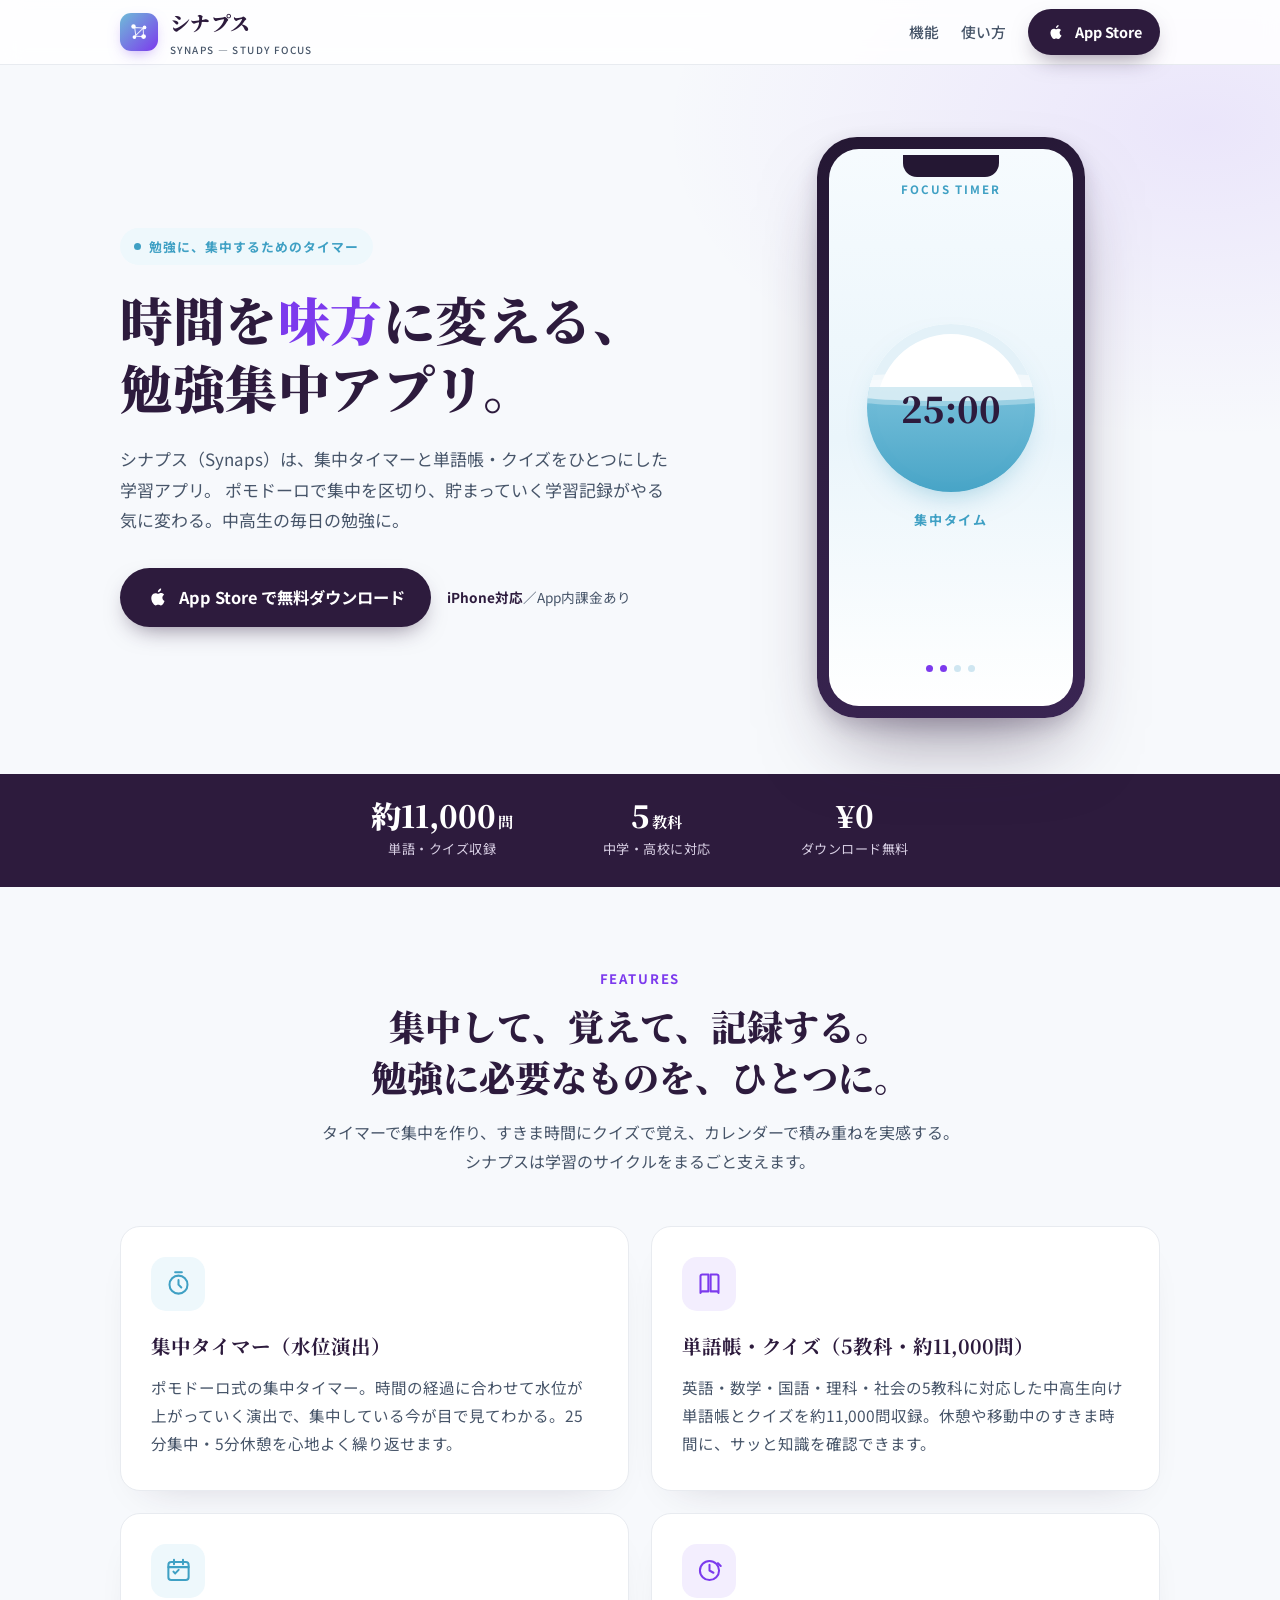
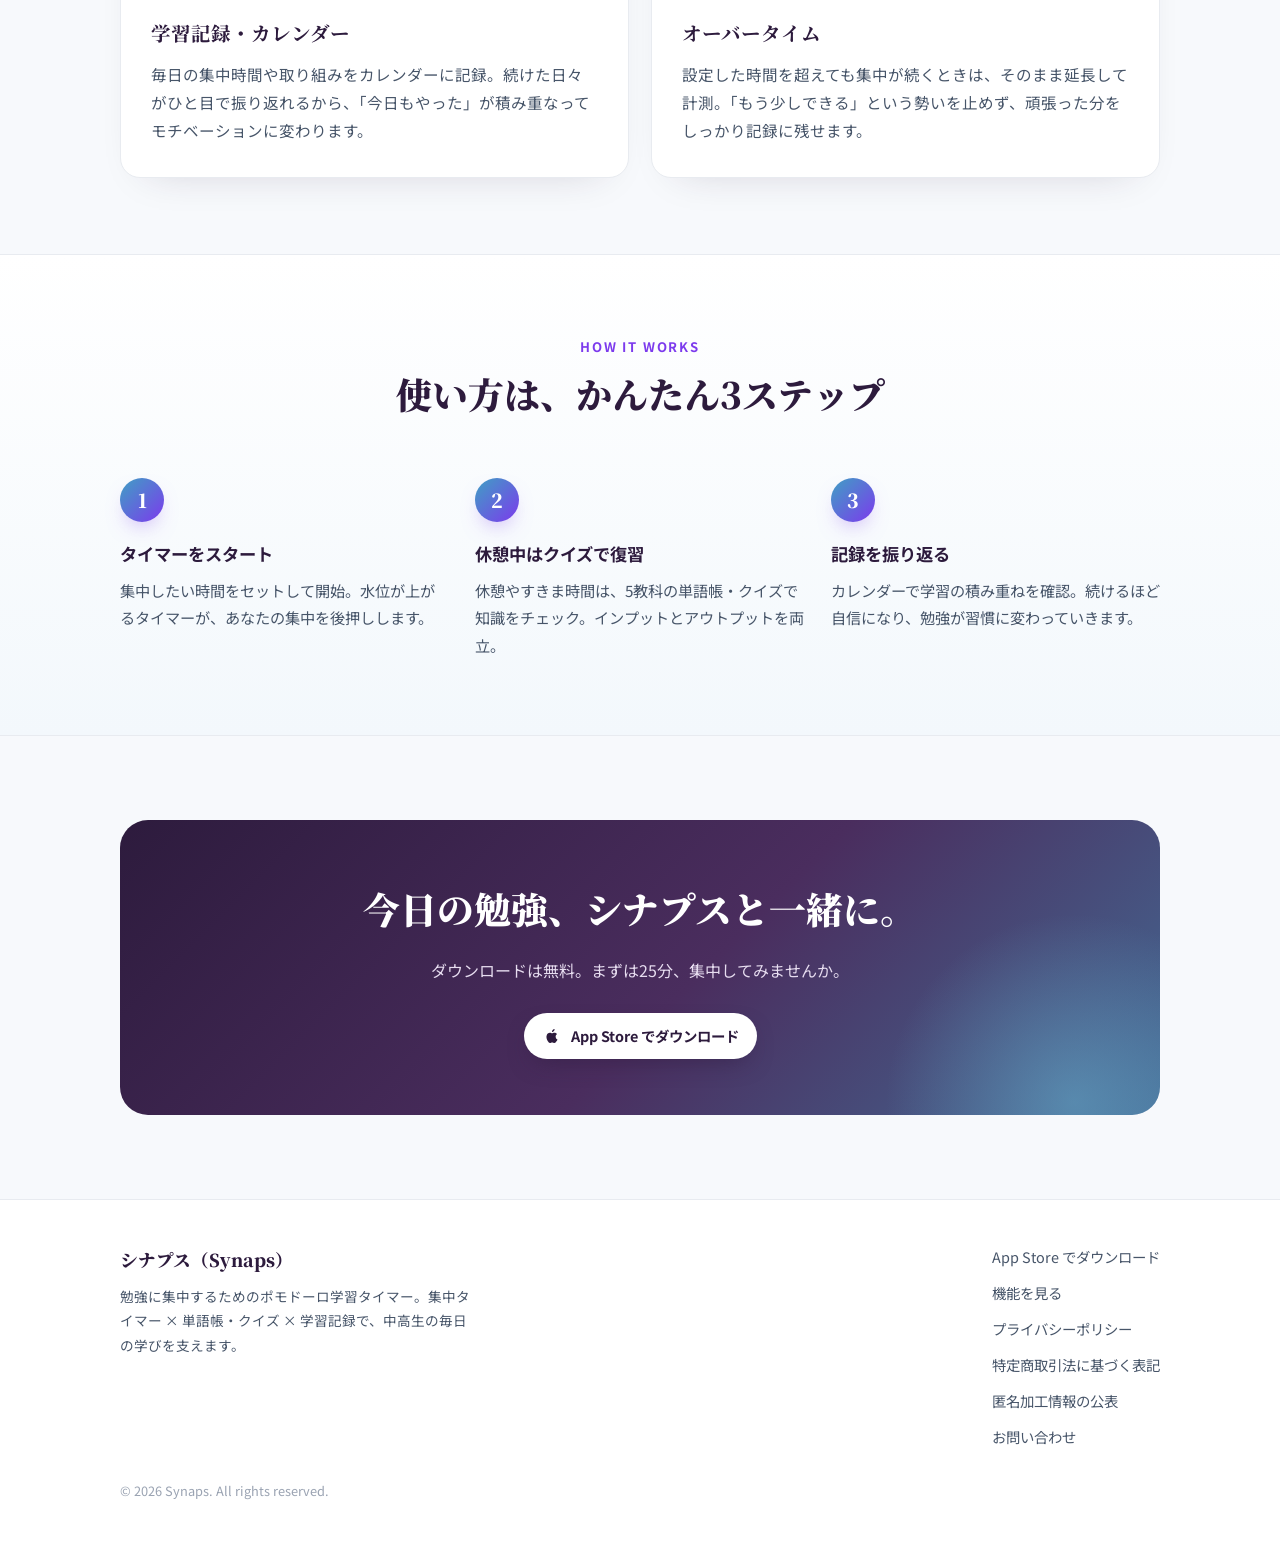
<file: synaps/index.html>
<!DOCTYPE html>
<html lang="ja">
<head>
<meta charset="UTF-8">
<meta name="viewport" content="width=device-width, initial-scale=1.0">
<title>シナプス（Synaps）｜勉強に集中するためのポモドーロ学習タイマー</title>
<meta name="description" content="シナプス（Synaps）は、中高生の勉強を支える集中タイマー＆ポモドーロアプリ。水位が上がる集中タイマー、5教科・約11,000問の単語帳＆クイズ、学習記録カレンダー、オーバータイム機能を搭載。App Storeで無料配信中。">
<meta name="theme-color" content="#2D1B3D">
<link rel="canonical" href="https://hinichi.com/synaps">

<!-- OGP -->
<meta property="og:type" content="website">
<meta property="og:title" content="シナプス（Synaps）｜勉強に集中するためのポモドーロ学習タイマー">
<meta property="og:description" content="集中タイマー × 単語帳・クイズ × 学習記録。中高生5教科 約11,000問。App Storeで無料配信中。">
<meta property="og:url" content="https://hinichi.com/synaps">
<meta property="og:site_name" content="Synaps">
<meta name="twitter:card" content="summary_large_image">
<meta name="twitter:title" content="シナプス（Synaps）｜勉強に集中するためのポモドーロ学習タイマー">
<meta name="twitter:description" content="集中タイマー × 単語帳・クイズ × 学習記録。中高生5教科 約11,000問。">

<link rel="preconnect" href="https://fonts.googleapis.com">
<link rel="preconnect" href="https://fonts.gstatic.com" crossorigin>
<link href="https://fonts.googleapis.com/css2?family=Noto+Sans+JP:wght@400;500;700;900&family=Noto+Serif+JP:wght@600;700;900&display=swap" rel="stylesheet">
<style>
  /* ============================================================
     Synaps（シナプス）紹介ページ
     hinichi.com トーン準拠：見出し濃色 #2D1B3D / 水色 #6FBCD8 /
     アクセント紫 #7C3AED / 本文 #1a1a2e / 背景 白
     見出し: Noto Serif JP / 本文: Noto Sans JP
     ============================================================ */
  :root {
    --bg: #ffffff;
    --ink: #1a1a2e;
    --ink-soft: #475569;
    --head: #2D1B3D;
    --cyan: #6FBCD8;
    --cyan-deep: #3FA0C4;
    --violet: #7C3AED;
    --violet-soft: #f3eefe;
    --cyan-soft: #eef8fc;
    --line: #e8ebf0;
    --serif: 'Noto Serif JP', 'Hiragino Mincho ProN', serif;
    --sans: 'Noto Sans JP', -apple-system, BlinkMacSystemFont, 'Hiragino Kaku Gothic ProN', sans-serif;
  }

  * { box-sizing: border-box; margin: 0; padding: 0; }
  html { -webkit-font-smoothing: antialiased; text-rendering: optimizeLegibility; scroll-behavior: smooth; }
  body {
    font-family: var(--sans);
    color: var(--ink);
    line-height: 1.8;
    background:
      radial-gradient(900px 520px at 10% -8%, rgba(111,188,216,0.14), transparent 60%),
      radial-gradient(900px 520px at 94% 4%, rgba(124,58,237,0.10), transparent 60%),
      #f7f9fc;
  }
  a { color: inherit; }
  img { max-width: 100%; display: block; }

  .wrap { max-width: 1080px; margin: 0 auto; padding: 0 20px; }

  /* ---------- ヘッダー ---------- */
  header.site {
    position: sticky; top: 0; z-index: 50;
    background: rgba(255,255,255,0.86);
    backdrop-filter: saturate(160%) blur(10px);
    -webkit-backdrop-filter: saturate(160%) blur(10px);
    border-bottom: 1px solid var(--line);
  }
  .site-inner { display: flex; align-items: center; justify-content: space-between; height: 64px; }
  .brand { display: flex; align-items: center; gap: 12px; text-decoration: none; }
  .brand .mark {
    width: 38px; height: 38px; border-radius: 11px; flex: 0 0 auto;
    background: linear-gradient(135deg, var(--cyan) 0%, var(--violet) 100%);
    display: grid; place-items: center;
    box-shadow: 0 6px 16px -6px rgba(124,58,237,0.55);
  }
  .brand .mark svg { width: 22px; height: 22px; }
  .brand .name { font-family: var(--serif); font-weight: 900; font-size: 1.25rem; color: var(--head); letter-spacing: .02em; }
  .brand .name small { display: block; font-family: var(--sans); font-weight: 500; font-size: .62rem; color: var(--ink-soft); letter-spacing: .14em; }
  .nav { display: flex; align-items: center; gap: 22px; }
  .nav a.link { text-decoration: none; font-size: .92rem; font-weight: 500; color: var(--ink-soft); }
  .nav a.link:hover { color: var(--head); }
  .btn-store {
    display: inline-flex; align-items: center; gap: 9px;
    background: var(--head); color: #fff; text-decoration: none;
    padding: 10px 18px; border-radius: 999px; font-weight: 700; font-size: .9rem;
    box-shadow: 0 10px 24px -10px rgba(45,27,61,0.6);
    transition: transform .15s ease, box-shadow .15s ease;
  }
  .btn-store:hover { transform: translateY(-2px); box-shadow: 0 16px 30px -12px rgba(45,27,61,0.7); }
  .btn-store svg { width: 20px; height: 20px; }
  @media (max-width: 720px){ .nav a.link { display: none; } }

  /* ---------- ヒーロー ---------- */
  .hero { padding: 72px 0 56px; }
  .hero-grid { display: grid; grid-template-columns: 1.15fr 0.85fr; gap: 56px; align-items: center; }
  .eyebrow {
    display: inline-flex; align-items: center; gap: 8px;
    font-size: .8rem; font-weight: 700; letter-spacing: .08em;
    color: var(--cyan-deep); background: var(--cyan-soft);
    padding: 7px 14px; border-radius: 999px; margin-bottom: 20px;
  }
  .eyebrow .dot { width: 7px; height: 7px; border-radius: 50%; background: var(--cyan-deep); }
  h1.hero-title {
    font-family: var(--serif); font-weight: 900; color: var(--head);
    font-size: clamp(2.1rem, 5vw, 3.25rem); line-height: 1.32; letter-spacing: .01em;
  }
  h1.hero-title .accent { color: var(--violet); }
  .hero-sub { margin-top: 22px; font-size: 1.06rem; color: var(--ink-soft); max-width: 33em; }
  .hero-cta { margin-top: 32px; display: flex; align-items: center; gap: 16px; flex-wrap: wrap; }
  .btn-store.big { padding: 15px 26px; font-size: 1.02rem; }
  .btn-store.big svg { width: 24px; height: 24px; }
  .hero-note { font-size: .85rem; color: var(--ink-soft); }
  .hero-note b { color: var(--head); }

  /* スマホモック */
  .phone-stage { display: grid; place-items: center; }
  .phone {
    width: 268px; aspect-ratio: 9 / 19.5; border-radius: 40px;
    background: linear-gradient(160deg, #241733, #3a2553);
    padding: 12px; position: relative;
    box-shadow: 0 40px 80px -28px rgba(45,27,61,0.55), 0 8px 20px rgba(45,27,61,0.18);
  }
  .phone::before { /* ノッチ */
    content:""; position:absolute; top:18px; left:50%; transform:translateX(-50%);
    width: 96px; height: 22px; background:#241733; border-radius: 0 0 14px 14px; z-index: 3;
  }
  .screen {
    position: relative; height: 100%; border-radius: 30px; overflow: hidden;
    background: linear-gradient(180deg, #f6fbfe 0%, #eaf5fb 52%, #ffffff 100%);
    display: flex; flex-direction: column; align-items: center; justify-content: center;
  }
  .screen .scr-label { position: absolute; top: 30px; font-size: .72rem; font-weight: 700; letter-spacing: .16em; color: var(--cyan-deep); }
  /* 水位タイマー演出 */
  .timer-ring {
    width: 168px; height: 168px; border-radius: 50%; position: relative;
    background: #ffffff; box-shadow: inset 0 0 0 10px #e3f1f8, 0 14px 30px -14px rgba(63,160,196,0.5);
    overflow: hidden; display: grid; place-items: center;
  }
  .water {
    position: absolute; left: 0; right: 0; bottom: 0; height: 62%;
    background: linear-gradient(180deg, rgba(111,188,216,0.95), rgba(63,160,196,0.95));
    animation: wave 3.6s ease-in-out infinite;
  }
  .water::before, .water::after {
    content:""; position:absolute; top:-14px; left:-25%; width:150%; height:28px;
    border-radius: 45%; background:#ffffff; opacity:.55;
  }
  .water::after { top:-9px; opacity:.3; animation: spin 7s linear infinite; }
  @keyframes wave { 0%,100%{height:60%} 50%{height:66%} }
  @keyframes spin { to { transform: rotate(360deg) } }
  .timer-num { position: relative; z-index: 2; font-family: var(--serif); font-weight: 900; font-size: 2.2rem; color: var(--head); }
  .timer-cap { margin-top: 16px; font-size: .82rem; font-weight: 700; color: var(--cyan-deep); letter-spacing: .12em; position: relative; z-index: 2; }
  .dots { position:absolute; bottom: 34px; display:flex; gap:7px; }
  .dots i { width:7px;height:7px;border-radius:50%;background:#cfe6f1; }
  .dots i.on { background: var(--violet); }

  @media (max-width: 860px){
    .hero-grid { grid-template-columns: 1fr; gap: 40px; }
    .phone-stage { order: -1; }
    .hero { padding: 48px 0 40px; }
  }

  /* ---------- 帯（実績） ---------- */
  .stats { background: var(--head); color: #fff; padding: 26px 0; }
  .stats-inner { display: flex; justify-content: center; gap: clamp(28px,7vw,90px); flex-wrap: wrap; text-align: center; }
  .stat .num { font-family: var(--serif); font-weight: 900; font-size: 1.9rem; line-height: 1; }
  .stat .num .u { font-size: .95rem; margin-left: 2px; font-weight: 700; }
  .stat .lbl { margin-top: 7px; font-size: .82rem; color: #d8cfe4; letter-spacing: .04em; }

  /* ---------- セクション共通 ---------- */
  section.block { padding: 76px 0; }
  .sec-head { text-align: center; max-width: 40em; margin: 0 auto 50px; }
  .sec-head .kicker { font-size: .82rem; font-weight: 700; letter-spacing: .14em; color: var(--violet); }
  .sec-head h2 { font-family: var(--serif); font-weight: 900; color: var(--head); font-size: clamp(1.6rem, 3.4vw, 2.25rem); margin-top: 10px; line-height: 1.4; }
  .sec-head p { margin-top: 16px; color: var(--ink-soft); }

  /* 機能カード */
  .features { display: grid; grid-template-columns: repeat(2, 1fr); gap: 22px; }
  @media (max-width: 760px){ .features { grid-template-columns: 1fr; } }
  .card {
    background: #fff; border: 1px solid var(--line); border-radius: 20px; padding: 30px 30px 32px;
    box-shadow: 0 18px 40px -28px rgba(45,27,61,0.22);
    transition: transform .18s ease, box-shadow .18s ease, border-color .18s ease;
  }
  .card:hover { transform: translateY(-4px); box-shadow: 0 26px 50px -28px rgba(45,27,61,0.3); border-color: #d7e6ef; }
  .card .ic {
    width: 54px; height: 54px; border-radius: 15px; display: grid; place-items: center; margin-bottom: 18px;
    background: var(--cyan-soft); color: var(--cyan-deep);
  }
  .card.v .ic { background: var(--violet-soft); color: var(--violet); }
  .card .ic svg { width: 27px; height: 27px; }
  .card h3 { font-family: var(--serif); font-weight: 700; font-size: 1.22rem; color: var(--head); }
  .card p { margin-top: 10px; color: var(--ink-soft); font-size: .97rem; }

  /* 使い方 */
  .how { background: linear-gradient(180deg, #ffffff, #f3f8fc); border-top: 1px solid var(--line); border-bottom: 1px solid var(--line); }
  .steps { display: grid; grid-template-columns: repeat(3,1fr); gap: 26px; counter-reset: step; }
  @media (max-width: 760px){ .steps { grid-template-columns: 1fr; } }
  .step { position: relative; padding-top: 8px; }
  .step .n {
    width: 44px; height: 44px; border-radius: 50%; display: grid; place-items: center;
    font-family: var(--serif); font-weight: 900; font-size: 1.2rem; color: #fff;
    background: linear-gradient(135deg, var(--cyan-deep), var(--violet)); margin-bottom: 16px;
    box-shadow: 0 10px 22px -10px rgba(124,58,237,0.55);
  }
  .step h4 { font-weight: 700; color: var(--head); font-size: 1.08rem; }
  .step p { margin-top: 8px; color: var(--ink-soft); font-size: .95rem; }

  /* CTA */
  .cta { padding: 84px 0; }
  .cta-box {
    background: linear-gradient(135deg, #2D1B3D 0%, #4A2D5E 55%, #3FA0C4 140%);
    border-radius: 28px; padding: 56px 40px; text-align: center; color: #fff; position: relative; overflow: hidden;
  }
  .cta-box::after { content:""; position:absolute; inset:auto -10% -60% auto; width:380px;height:380px;border-radius:50%; background: radial-gradient(circle, rgba(111,188,216,.45), transparent 70%); }
  .cta-box h2 { font-family: var(--serif); font-weight: 900; font-size: clamp(1.6rem,3.6vw,2.3rem); position: relative; z-index: 2; }
  .cta-box p { margin-top: 14px; color: #e7ddf0; position: relative; z-index: 2; }
  .cta-box .btn-store { background: #fff; color: var(--head); margin-top: 28px; position: relative; z-index: 2; }
  .cta-box .btn-store:hover { box-shadow: 0 16px 30px -12px rgba(0,0,0,0.45); }

  /* フッター */
  footer.site { padding: 44px 0 60px; border-top: 1px solid var(--line); background: #fff; }
  .foot-inner { display: flex; justify-content: space-between; align-items: flex-start; gap: 28px; flex-wrap: wrap; }
  .foot-brand .name { font-family: var(--serif); font-weight: 900; color: var(--head); font-size: 1.1rem; }
  .foot-brand p { margin-top: 8px; font-size: .85rem; color: var(--ink-soft); max-width: 26em; }
  .foot-links { display: flex; flex-direction: column; gap: 10px; }
  .foot-links a, .foot-links span { font-size: .9rem; color: var(--ink-soft); text-decoration: none; }
  .foot-links a:hover { color: var(--head); text-decoration: underline; }
  .foot-links .muted { color: #9aa3b2; }
  .copy { margin-top: 30px; font-size: .8rem; color: #9aa3b2; }
</style>
</head>
<body>

<!-- ============ ヘッダー ============ -->
<header class="site">
  <div class="wrap site-inner">
    <a class="brand" href="/synaps">
      <span class="mark" aria-hidden="true">
        <svg viewBox="0 0 24 24" fill="none" xmlns="http://www.w3.org/2000/svg">
          <circle cx="6" cy="6" r="2.4" fill="#fff"/>
          <circle cx="18" cy="7" r="2.0" fill="#fff"/>
          <circle cx="7" cy="17.5" r="2.0" fill="#fff"/>
          <circle cx="17" cy="17" r="2.6" fill="#fff"/>
          <path d="M7.6 7.2 16.2 7.6 M7.4 7.8 8.4 15.4 M9 16.6 15 16.8 M8.2 16 16 8.4 M16.6 9 16.9 15" stroke="#fff" stroke-width="1.1" stroke-linecap="round" opacity=".85"/>
        </svg>
      </span>
      <span class="name">シナプス<small>SYNAPS — STUDY FOCUS</small></span>
    </a>
    <nav class="nav">
      <a class="link" href="#features">機能</a>
      <a class="link" href="#how">使い方</a>
      <a class="btn-store" href="https://apps.apple.com/jp/app/id6756655880" target="_blank" rel="noopener">
        <svg viewBox="0 0 24 24" fill="currentColor"><path d="M16.36 12.78c-.02-2.05 1.67-3.03 1.75-3.08-.95-1.4-2.44-1.59-2.97-1.61-1.26-.13-2.46.74-3.1.74-.64 0-1.63-.72-2.68-.7-1.38.02-2.65.8-3.36 2.04-1.43 2.49-.37 6.17 1.03 8.19.68.99 1.49 2.1 2.55 2.06 1.02-.04 1.41-.66 2.65-.66 1.23 0 1.59.66 2.68.64 1.11-.02 1.81-1 2.49-2 .78-1.15 1.1-2.27 1.12-2.33-.02-.01-2.15-.83-2.17-3.28zM14.3 6.1c.56-.68.94-1.62.84-2.56-.81.03-1.79.54-2.37 1.22-.52.6-.98 1.56-.86 2.48.9.07 1.83-.46 2.39-1.14z"/></svg>
        App Store
      </a>
    </nav>
  </div>
</header>

<!-- ============ ヒーロー ============ -->
<section class="hero">
  <div class="wrap hero-grid">
    <div>
      <span class="eyebrow"><span class="dot"></span>勉強に、集中するためのタイマー</span>
      <h1 class="hero-title">時間を<span class="accent">味方</span>に変える、<br>勉強集中アプリ。</h1>
      <p class="hero-sub">
        シナプス（Synaps）は、集中タイマーと単語帳・クイズをひとつにした学習アプリ。
        ポモドーロで集中を区切り、貯まっていく学習記録がやる気に変わる。中高生の毎日の勉強に。
      </p>
      <div class="hero-cta">
        <a class="btn-store big" href="https://apps.apple.com/jp/app/id6756655880" target="_blank" rel="noopener">
          <svg viewBox="0 0 24 24" fill="currentColor"><path d="M16.36 12.78c-.02-2.05 1.67-3.03 1.75-3.08-.95-1.4-2.44-1.59-2.97-1.61-1.26-.13-2.46.74-3.1.74-.64 0-1.63-.72-2.68-.7-1.38.02-2.65.8-3.36 2.04-1.43 2.49-.37 6.17 1.03 8.19.68.99 1.49 2.1 2.55 2.06 1.02-.04 1.41-.66 2.65-.66 1.23 0 1.59.66 2.68.64 1.11-.02 1.81-1 2.49-2 .78-1.15 1.1-2.27 1.12-2.33-.02-.01-2.15-.83-2.17-3.28zM14.3 6.1c.56-.68.94-1.62.84-2.56-.81.03-1.79.54-2.37 1.22-.52.6-.98 1.56-.86 2.48.9.07 1.83-.46 2.39-1.14z"/></svg>
          App Store で無料ダウンロード
        </a>
        <span class="hero-note"><b>iPhone対応</b>／App内課金あり</span>
      </div>
    </div>

    <div class="phone-stage">
      <div class="phone" aria-hidden="true">
        <div class="screen">
          <span class="scr-label">FOCUS TIMER</span>
          <div class="timer-ring">
            <div class="water"></div>
            <span class="timer-num">25:00</span>
          </div>
          <span class="timer-cap">集中タイム</span>
          <div class="dots"><i class="on"></i><i class="on"></i><i></i><i></i></div>
        </div>
      </div>
    </div>
  </div>
</section>

<!-- ============ 実績帯 ============ -->
<div class="stats">
  <div class="wrap stats-inner">
    <div class="stat"><div class="num">約11,000<span class="u">問</span></div><div class="lbl">単語・クイズ収録</div></div>
    <div class="stat"><div class="num">5<span class="u">教科</span></div><div class="lbl">中学・高校に対応</div></div>
    <div class="stat"><div class="num">¥0</div><div class="lbl">ダウンロード無料</div></div>
  </div>
</div>

<!-- ============ 機能 ============ -->
<section class="block" id="features">
  <div class="wrap">
    <div class="sec-head">
      <span class="kicker">FEATURES</span>
      <h2>集中して、覚えて、記録する。<br>勉強に必要なものを、ひとつに。</h2>
      <p>タイマーで集中を作り、すきま時間にクイズで覚え、カレンダーで積み重ねを実感する。シナプスは学習のサイクルをまるごと支えます。</p>
    </div>

    <div class="features">
      <div class="card">
        <div class="ic"><svg viewBox="0 0 24 24" fill="none" stroke="currentColor" stroke-width="1.8" stroke-linecap="round" stroke-linejoin="round"><circle cx="12" cy="13" r="8"/><path d="M12 9v4l2.5 2.5"/><path d="M9 2h6"/></svg></div>
        <h3>集中タイマー（水位演出）</h3>
        <p>ポモドーロ式の集中タイマー。時間の経過に合わせて水位が上がっていく演出で、集中している今が目で見てわかる。25分集中・5分休憩を心地よく繰り返せます。</p>
      </div>

      <div class="card v">
        <div class="ic"><svg viewBox="0 0 24 24" fill="none" stroke="currentColor" stroke-width="1.8" stroke-linecap="round" stroke-linejoin="round"><path d="M4 5.5A1.5 1.5 0 0 1 5.5 4H11v15H5.5A1.5 1.5 0 0 0 4 20.5z"/><path d="M20 5.5A1.5 1.5 0 0 0 18.5 4H13v15h5.5A1.5 1.5 0 0 1 20 20.5z"/></svg></div>
        <h3>単語帳・クイズ（5教科・約11,000問）</h3>
        <p>英語・数学・国語・理科・社会の5教科に対応した中高生向け単語帳とクイズを約11,000問収録。休憩や移動中のすきま時間に、サッと知識を確認できます。</p>
      </div>

      <div class="card">
        <div class="ic"><svg viewBox="0 0 24 24" fill="none" stroke="currentColor" stroke-width="1.8" stroke-linecap="round" stroke-linejoin="round"><rect x="3" y="4.5" width="18" height="16" rx="2.5"/><path d="M3 9h18M8 2.5v4M16 2.5v4"/><path d="M7.5 13l1.6 1.6 3-3.2"/></svg></div>
        <h3>学習記録・カレンダー</h3>
        <p>毎日の集中時間や取り組みをカレンダーに記録。続けた日々がひと目で振り返れるから、「今日もやった」が積み重なってモチベーションに変わります。</p>
      </div>

      <div class="card v">
        <div class="ic"><svg viewBox="0 0 24 24" fill="none" stroke="currentColor" stroke-width="1.8" stroke-linecap="round" stroke-linejoin="round"><circle cx="12" cy="12" r="8.5"/><path d="M12 7v5l3.5 2"/><path d="M19.5 5.5 22 8"/></svg></div>
        <h3>オーバータイム</h3>
        <p>設定した時間を超えても集中が続くときは、そのまま延長して計測。「もう少しできる」という勢いを止めず、頑張った分をしっかり記録に残せます。</p>
      </div>
    </div>
  </div>
</section>

<!-- ============ 使い方 ============ -->
<section class="block how" id="how">
  <div class="wrap">
    <div class="sec-head">
      <span class="kicker">HOW IT WORKS</span>
      <h2>使い方は、かんたん3ステップ</h2>
    </div>
    <div class="steps">
      <div class="step">
        <div class="n">1</div>
        <h4>タイマーをスタート</h4>
        <p>集中したい時間をセットして開始。水位が上がるタイマーが、あなたの集中を後押しします。</p>
      </div>
      <div class="step">
        <div class="n">2</div>
        <h4>休憩中はクイズで復習</h4>
        <p>休憩やすきま時間は、5教科の単語帳・クイズで知識をチェック。インプットとアウトプットを両立。</p>
      </div>
      <div class="step">
        <div class="n">3</div>
        <h4>記録を振り返る</h4>
        <p>カレンダーで学習の積み重ねを確認。続けるほど自信になり、勉強が習慣に変わっていきます。</p>
      </div>
    </div>
  </div>
</section>

<!-- ============ CTA ============ -->
<section class="cta">
  <div class="wrap">
    <div class="cta-box">
      <h2>今日の勉強、シナプスと一緒に。</h2>
      <p>ダウンロードは無料。まずは25分、集中してみませんか。</p>
      <a class="btn-store" href="https://apps.apple.com/jp/app/id6756655880" target="_blank" rel="noopener">
        <svg viewBox="0 0 24 24" fill="currentColor"><path d="M16.36 12.78c-.02-2.05 1.67-3.03 1.75-3.08-.95-1.4-2.44-1.59-2.97-1.61-1.26-.13-2.46.74-3.1.74-.64 0-1.63-.72-2.68-.7-1.38.02-2.65.8-3.36 2.04-1.43 2.49-.37 6.17 1.03 8.19.68.99 1.49 2.1 2.55 2.06 1.02-.04 1.41-.66 2.65-.66 1.23 0 1.59.66 2.68.64 1.11-.02 1.81-1 2.49-2 .78-1.15 1.1-2.27 1.12-2.33-.02-.01-2.15-.83-2.17-3.28zM14.3 6.1c.56-.68.94-1.62.84-2.56-.81.03-1.79.54-2.37 1.22-.52.6-.98 1.56-.86 2.48.9.07 1.83-.46 2.39-1.14z"/></svg>
        App Store でダウンロード
      </a>
    </div>
  </div>
</section>

<!-- ============ フッター ============ -->
<footer class="site">
  <div class="wrap foot-inner">
    <div class="foot-brand">
      <div class="name">シナプス（Synaps）</div>
      <p>勉強に集中するためのポモドーロ学習タイマー。集中タイマー × 単語帳・クイズ × 学習記録で、中高生の毎日の学びを支えます。</p>
    </div>
    <div class="foot-links">
      <a href="https://apps.apple.com/jp/app/id6756655880" target="_blank" rel="noopener">App Store でダウンロード</a>
      <a href="#features">機能を見る</a>
      <a href="/synaps/privacy/">プライバシーポリシー</a>
      <a href="/synaps/tokushoho/">特定商取引法に基づく表記</a>
      <a href="/synaps/anonymized-data/">匿名加工情報の公表</a>
      <a href="mailto:shotso1124@gmail.com">お問い合わせ</a>
    </div>
  </div>
  <div class="wrap"><div class="copy">© 2026 Synaps. All rights reserved.</div></div>
</footer>

</body>
</html>
</file>
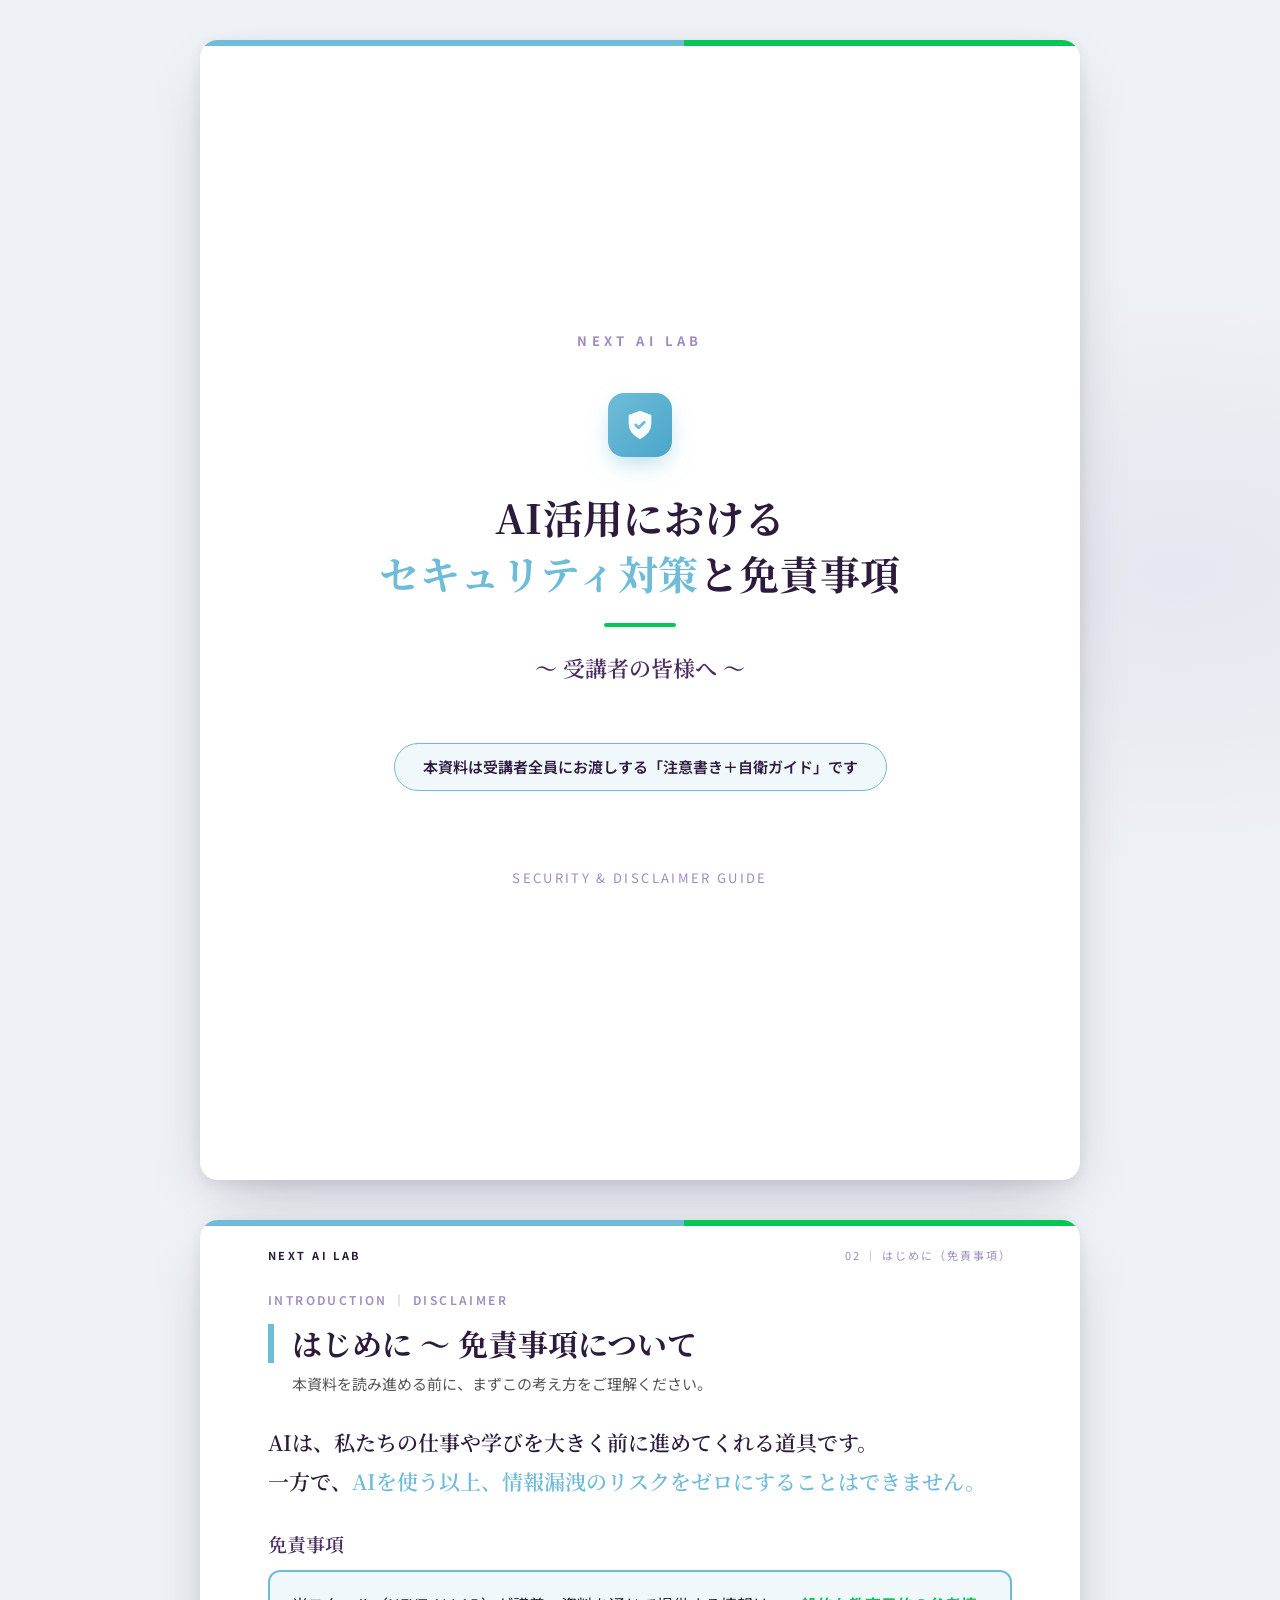
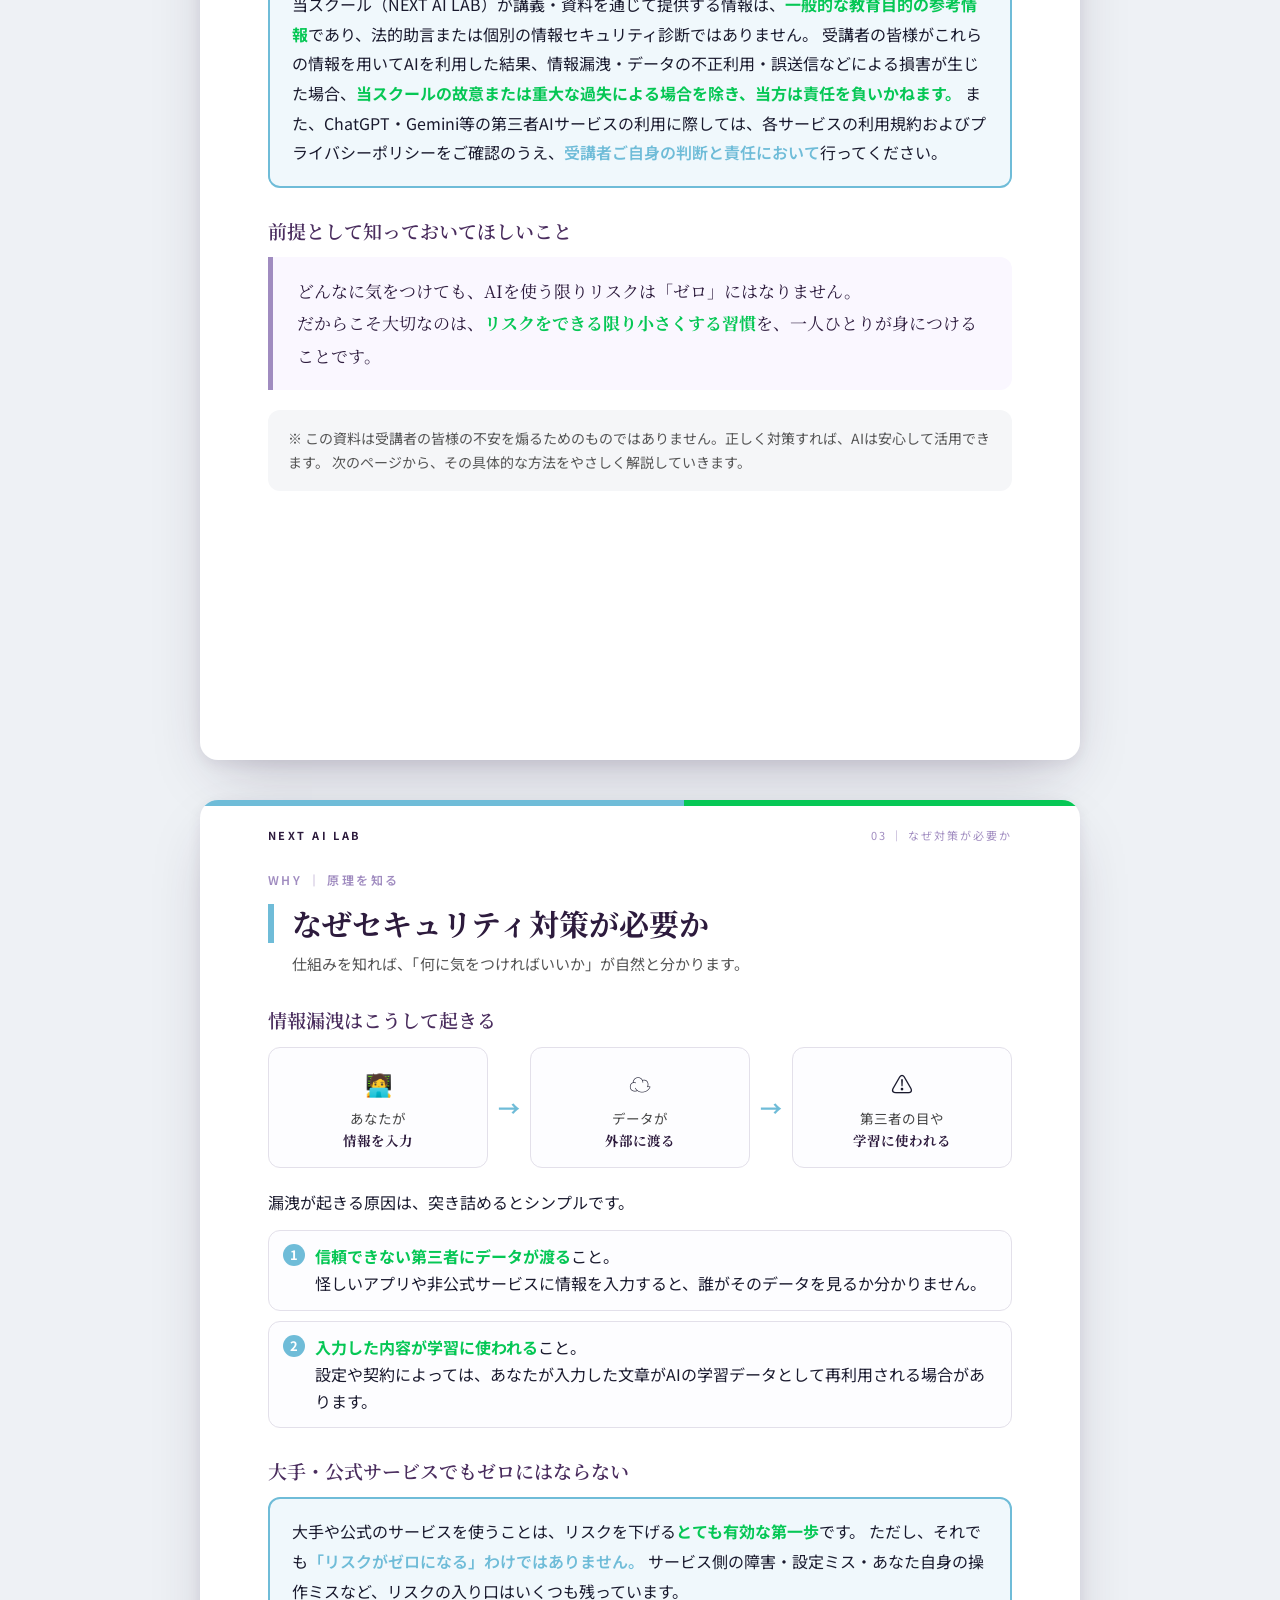
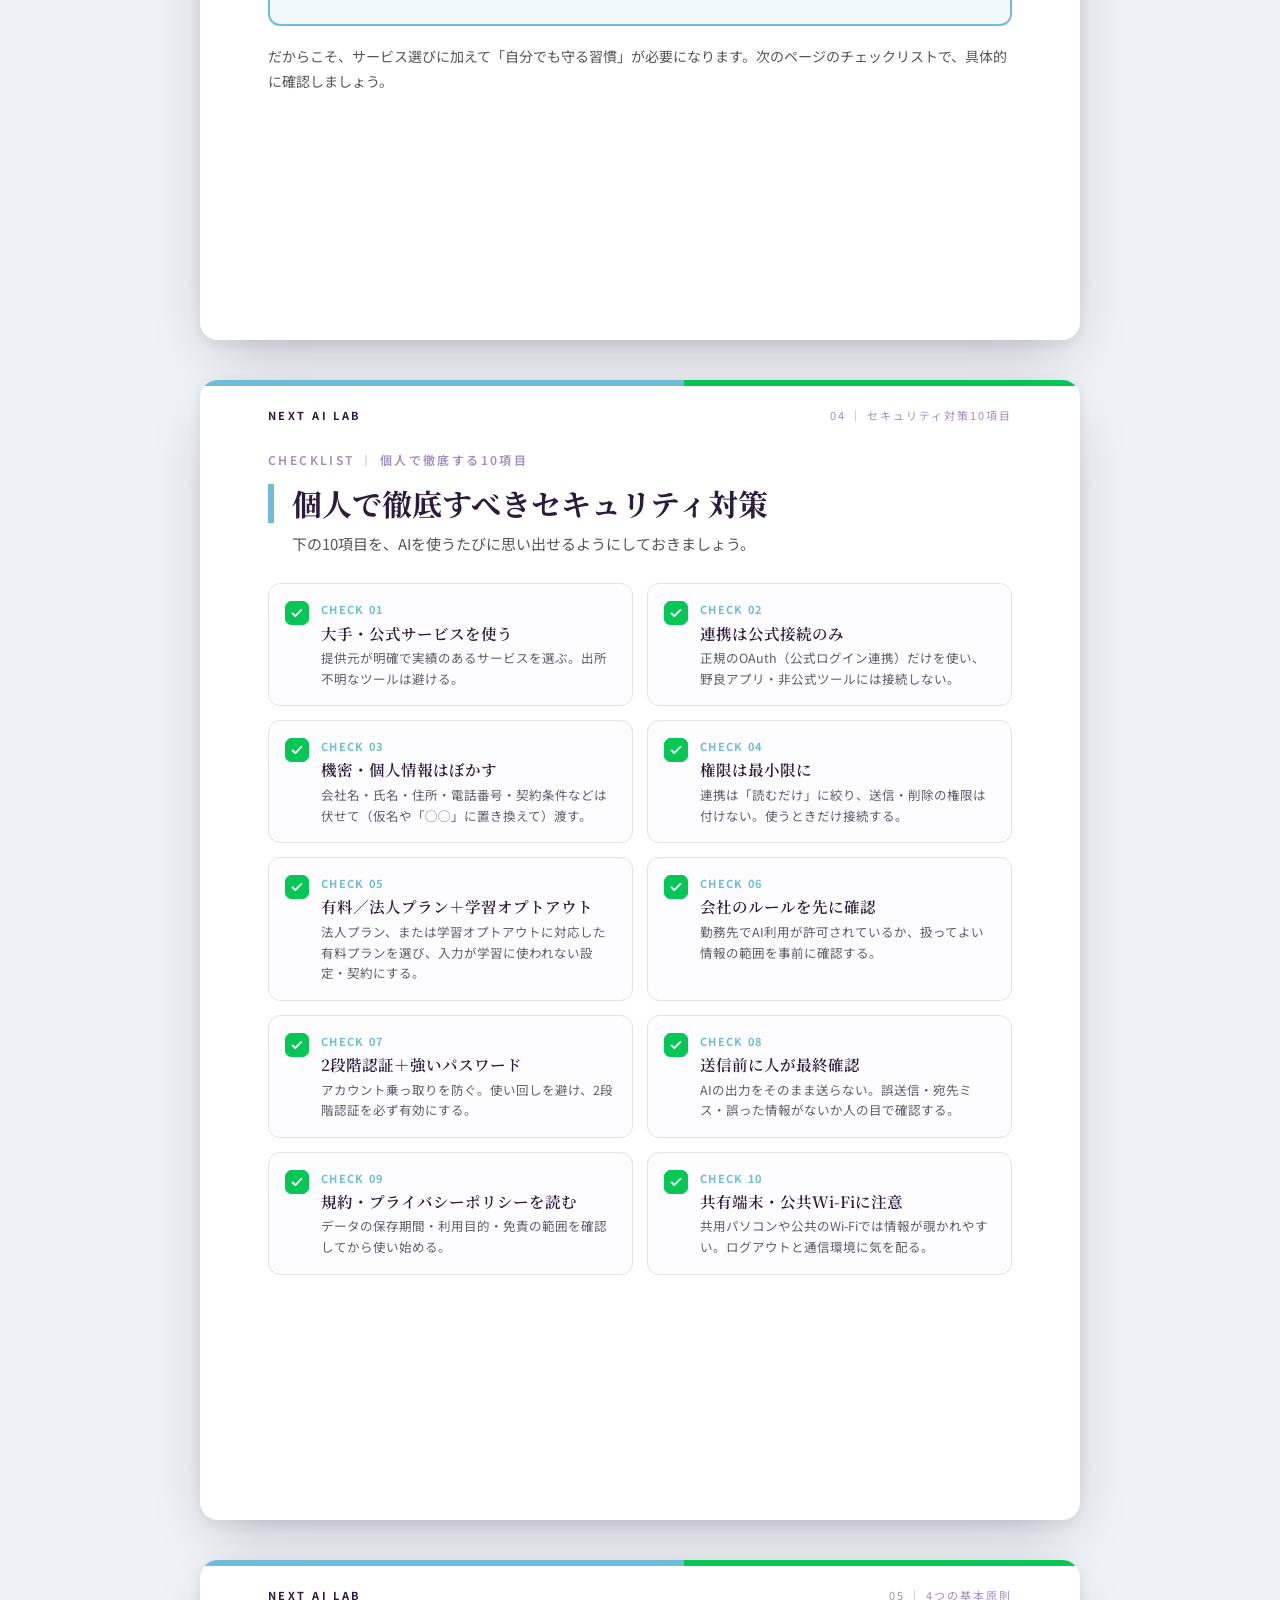
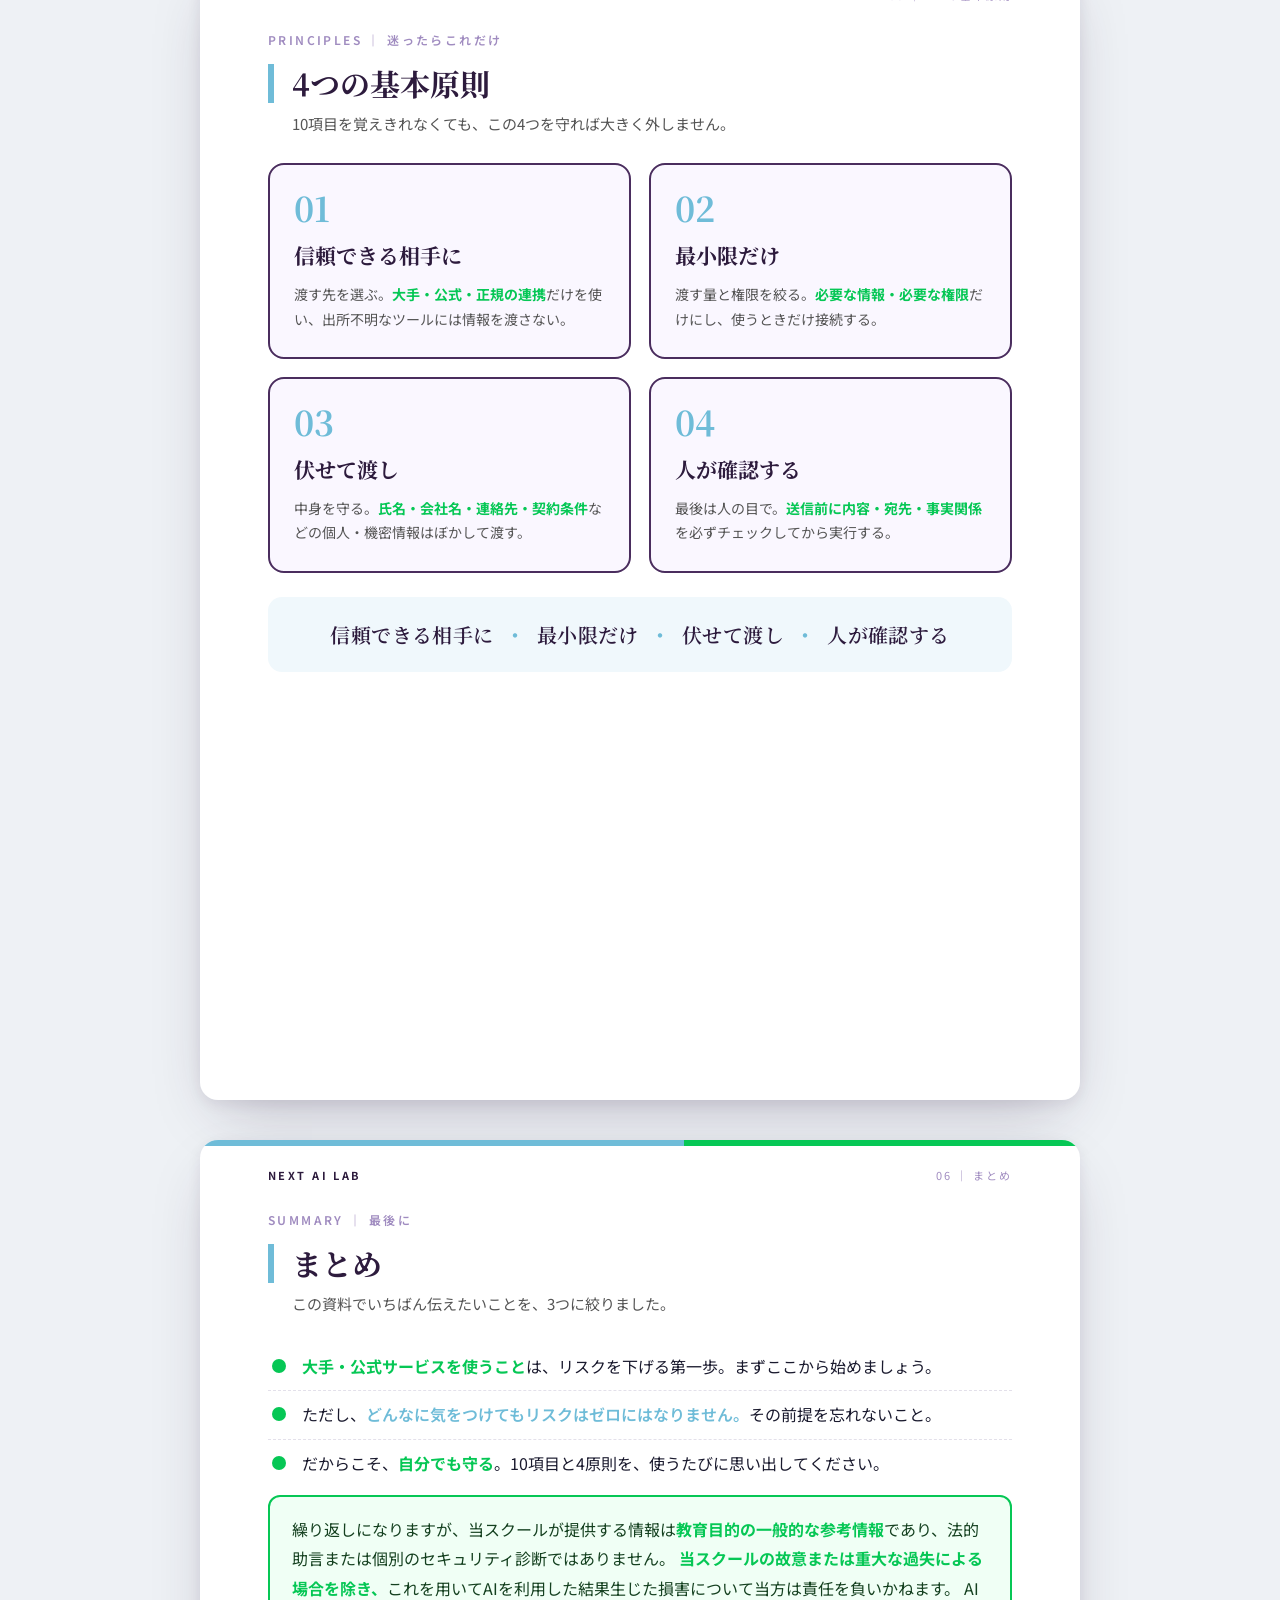
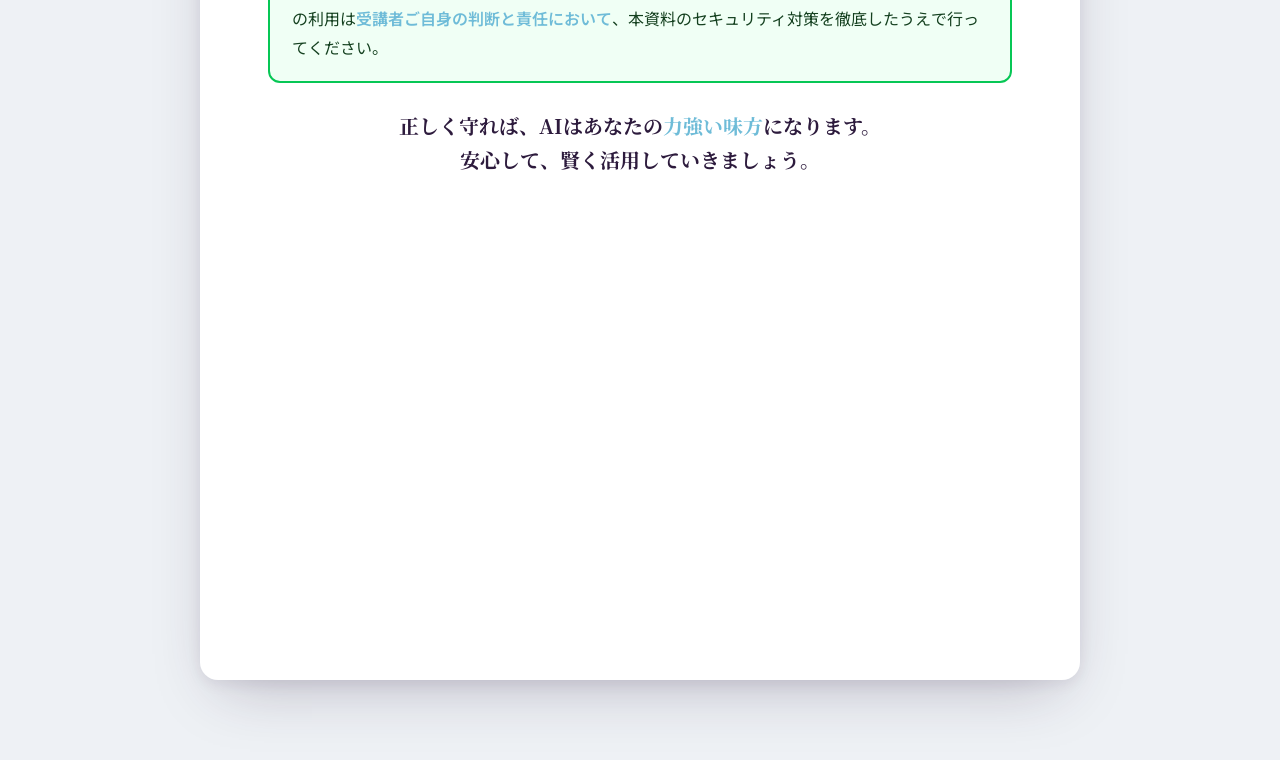
<file: school/security/index.html>
<!DOCTYPE html>
<html lang="ja">
<head>
<meta charset="UTF-8">
<meta name="viewport" content="width=device-width, initial-scale=1.0">
<title>AI活用におけるセキュリティ対策と免責事項 ｜ NEXT AI LAB</title>
<link rel="preconnect" href="https://fonts.googleapis.com">
<link rel="preconnect" href="https://fonts.gstatic.com" crossorigin>
<link href="https://fonts.googleapis.com/css2?family=Noto+Sans+JP:wght@400;500;600;700&family=Noto+Serif+JP:wght@500;600;700&display=swap" rel="stylesheet">
<style>
  /* ============================================================
     NEXT AI LAB — ブランド配色（SKILL.md 準拠）
     背景 #ffffff / 見出し濃色 #2D1B3D / 水色アクセント #6FBCD8
     LINEグリーン #06C755 / 薄紫タグライン #a08cc0 / 本文 #1a1a2e
     見出し: Noto Serif JP / 本文: Noto Sans JP
     ============================================================ */
  :root {
    --bg: #ffffff;
    --ink: #1a1a2e;
    --head: #2D1B3D;
    --head2: #4A2D5E;
    --cyan: #6FBCD8;
    --cyan-soft: #f0f8fc;
    --green: #06C755;
    --green-soft: #f0fff5;
    --lilac: #a08cc0;
    --serif: 'Noto Serif JP', serif;
    --sans: 'Noto Sans JP', -apple-system, BlinkMacSystemFont, sans-serif;
  }

  * { box-sizing: border-box; margin: 0; padding: 0; }

  html { -webkit-font-smoothing: antialiased; text-rendering: optimizeLegibility; }

  body {
    font-family: var(--sans);
    color: var(--ink);
    line-height: 1.75;
    /* ページ外の背景は柔らかいグレーで、白い紙面を浮かせる */
    background:
      radial-gradient(900px 500px at 12% -10%, rgba(111,188,216,0.10), transparent 60%),
      radial-gradient(900px 500px at 92% 8%, rgba(160,140,192,0.10), transparent 60%),
      #eef1f5;
    padding: 40px 16px;
  }

  /* ---- 紙面（1ページ = 1セクション） ---- */
  .page {
    position: relative;
    width: 100%;
    max-width: 880px;
    min-height: 1140px;            /* A4縦比に近い縦長 */
    margin: 0 auto 40px;
    background: var(--bg);
    border-radius: 18px;
    box-shadow: 0 24px 60px -20px rgba(45,27,61,0.28), 0 4px 14px rgba(45,27,61,0.08);
    padding: 64px 68px 88px;
    overflow: hidden;
  }
  /* 上端のブランドアクセントライン */
  .page::before {
    content: "";
    position: absolute;
    top: 0; left: 0; right: 0;
    height: 6px;
    background: linear-gradient(90deg, var(--cyan) 0%, var(--cyan) 55%, var(--green) 55%, var(--green) 100%);
  }

  /* ヘッダー帯（各ページ共通の小ロゴ＋ページ番号） */
  .page-meta {
    position: absolute;
    top: 26px; left: 68px; right: 68px;
    display: flex;
    justify-content: space-between;
    align-items: center;
    font-size: 11px;
    letter-spacing: 0.18em;
    color: var(--lilac);
    text-transform: uppercase;
  }
  .page-meta .brand { font-weight: 700; color: var(--head); letter-spacing: 0.22em; }
  .page-meta .pno { font-variant-numeric: tabular-nums; }

  /* ---- タイポグラフィ ---- */
  .kicker {
    display: inline-block;
    font-size: 12px;
    letter-spacing: 0.2em;
    color: var(--lilac);
    font-weight: 600;
    margin-bottom: 14px;
  }
  h1.section-title {
    font-family: var(--serif);
    font-size: 30px;
    font-weight: 700;
    color: var(--head);
    line-height: 1.3;
    border-left: 6px solid var(--cyan);
    padding-left: 18px;
    margin-bottom: 8px;
  }
  .section-lead {
    color: #555;
    font-size: 15px;
    margin: 4px 0 26px;
    padding-left: 24px;
  }
  h2.sub {
    font-family: var(--serif);
    font-size: 19px;
    font-weight: 600;
    color: var(--head2);
    margin: 26px 0 10px;
  }
  p { margin: 0 0 14px; }
  strong { color: var(--green); font-weight: 700; }
  em { color: var(--cyan); font-style: normal; font-weight: 600; }

  /* 強調ボックス */
  .box-cyan {
    border: 2px solid var(--cyan);
    border-radius: 12px;
    background: var(--cyan-soft);
    padding: 18px 22px;
    margin: 6px 0 18px;
    line-height: 1.85;
  }
  .box-green {
    border: 2px solid var(--green);
    border-radius: 12px;
    background: var(--green-soft);
    padding: 18px 22px;
    margin: 6px 0 18px;
    color: #14401f;
    line-height: 1.85;
  }
  .box-quote {
    border-left: 5px solid var(--lilac);
    background: #faf7ff;
    border-radius: 0 12px 12px 0;
    padding: 18px 24px;
    margin: 6px 0 20px;
    font-family: var(--serif);
    font-size: 17px;
    color: var(--head);
    line-height: 1.9;
  }
  .box-note {
    background: #f5f6f8;
    border-radius: 12px;
    padding: 16px 20px;
    font-size: 14px;
    color: #555;
    margin: 6px 0 16px;
  }

  .lead-statement {
    font-family: var(--serif);
    font-size: 21px;
    line-height: 1.85;
    color: var(--head);
    font-weight: 600;
  }

  /* ============================================================
     表紙
     ============================================================ */
  .cover {
    display: flex;
    flex-direction: column;
    justify-content: center;
    text-align: center;
    align-items: center;
    padding: 80px 68px;
  }
  .cover .brandline {
    font-size: 13px;
    letter-spacing: 0.34em;
    color: var(--lilac);
    font-weight: 700;
    margin-bottom: 40px;
  }
  .cover .crest {
    width: 64px; height: 64px;
    border-radius: 16px;
    background: linear-gradient(135deg, var(--cyan), #4aa6c9);
    display: flex; align-items: center; justify-content: center;
    margin: 0 auto 32px;
    box-shadow: 0 10px 24px -6px rgba(111,188,216,0.6);
  }
  .cover .crest svg { width: 34px; height: 34px; }
  .cover h1 {
    font-family: var(--serif);
    font-size: 40px;
    font-weight: 700;
    color: var(--head);
    line-height: 1.4;
    letter-spacing: 0.01em;
    margin-bottom: 22px;
  }
  .cover h1 .accent { color: var(--cyan); }
  .cover .rule {
    width: 72px; height: 4px;
    background: var(--green);
    border-radius: 2px;
    margin: 0 auto 22px;
  }
  .cover .subj {
    font-family: var(--serif);
    font-size: 22px;
    color: var(--head2);
    font-weight: 600;
    margin-bottom: 56px;
  }
  .cover .for-whom {
    display: inline-block;
    background: var(--cyan-soft);
    border: 1.5px solid var(--cyan);
    color: var(--head);
    font-weight: 600;
    font-size: 15px;
    padding: 10px 28px;
    border-radius: 30px;
    margin-bottom: 12px;
  }
  .cover .footnote {
    font-size: 13px;
    letter-spacing: 0.18em;
    color: var(--lilac);
    margin-top: 64px;
  }

  /* ============================================================
     チェックリスト（10項目）
     ============================================================ */
  .check-grid {
    display: grid;
    grid-template-columns: 1fr 1fr;
    gap: 14px;
    margin-top: 6px;
  }
  .check-card {
    position: relative;
    border: 1.5px solid #e3e0ea;
    border-radius: 12px;
    padding: 16px 18px 16px 52px;
    background: #fdfdff;
    transition: border-color .2s;
  }
  .check-card::before {
    content: "";
    position: absolute;
    left: 16px; top: 17px;
    width: 24px; height: 24px;
    border-radius: 7px;
    background: var(--green);
    background-image:
      linear-gradient(45deg, transparent 45%, #fff 45%, #fff 55%, transparent 55%);
  }
  /* チェックマーク（疑似要素で描く） */
  .check-card .tick {
    position: absolute;
    left: 16px; top: 17px;
    width: 24px; height: 24px;
    border-radius: 7px;
    background: var(--green);
    display: flex; align-items: center; justify-content: center;
  }
  .check-card .tick svg { width: 14px; height: 14px; }
  .check-card .n {
    font-size: 11px;
    font-weight: 700;
    color: var(--cyan);
    letter-spacing: 0.12em;
    display: block;
    margin-bottom: 2px;
  }
  .check-card .t {
    font-family: var(--serif);
    font-size: 15.5px;
    font-weight: 600;
    color: var(--head);
    line-height: 1.45;
    margin-bottom: 4px;
  }
  .check-card .d {
    font-size: 12.5px;
    color: #5d5d6b;
    line-height: 1.65;
  }

  /* ============================================================
     4原則
     ============================================================ */
  .principles {
    display: grid;
    grid-template-columns: 1fr 1fr;
    gap: 18px;
    margin-top: 10px;
  }
  .principle {
    border: 2px solid var(--head2);
    border-radius: 16px;
    padding: 26px 24px;
    background: #faf7ff;
    text-align: left;
  }
  .principle .pnum {
    font-family: var(--serif);
    font-size: 34px;
    font-weight: 700;
    color: var(--cyan);
    line-height: 1;
    margin-bottom: 12px;
  }
  .principle .ptitle {
    font-family: var(--serif);
    font-size: 21px;
    font-weight: 700;
    color: var(--head);
    margin-bottom: 8px;
  }
  .principle .pdesc {
    font-size: 14px;
    color: #555;
    line-height: 1.75;
  }
  .principle .pdesc b { color: var(--green); }

  .principle-summary {
    margin-top: 24px;
    text-align: center;
    font-family: var(--serif);
    font-size: 20px;
    font-weight: 600;
    color: var(--head);
    background: var(--cyan-soft);
    border-radius: 14px;
    padding: 20px;
    letter-spacing: 0.02em;
  }
  .principle-summary .sep { color: var(--cyan); margin: 0 6px; font-weight: 700; }

  /* ---- なぜ対策が必要か（フロー図） ---- */
  .flow {
    display: flex;
    align-items: stretch;
    gap: 0;
    margin: 10px 0 20px;
  }
  .flow .node {
    flex: 1;
    border: 1.5px solid #e3e0ea;
    border-radius: 12px;
    background: #fdfdff;
    padding: 16px 14px;
    text-align: center;
  }
  .flow .node .ico { font-size: 22px; margin-bottom: 6px; }
  .flow .node .label { font-size: 13.5px; color: #444; line-height: 1.6; }
  .flow .node .label b { color: var(--head); font-family: var(--serif); }
  .flow .arrow {
    align-self: center;
    color: var(--cyan);
    font-size: 22px;
    font-weight: 700;
    padding: 0 10px;
    flex: 0 0 auto;
  }
  .cause-list {
    list-style: none;
    margin: 8px 0 14px;
  }
  .cause-list li {
    position: relative;
    padding: 12px 16px 12px 46px;
    margin-bottom: 10px;
    background: #fdfdff;
    border: 1.5px solid #e3e0ea;
    border-radius: 12px;
    line-height: 1.7;
  }
  .cause-list li .marker {
    position: absolute;
    left: 14px; top: 13px;
    width: 22px; height: 22px;
    border-radius: 50%;
    background: var(--cyan);
    color: #fff;
    font-size: 13px;
    font-weight: 700;
    display: flex; align-items: center; justify-content: center;
  }

  /* まとめページ */
  .summary-list { list-style: none; margin: 4px 0 8px; }
  .summary-list li {
    position: relative;
    padding: 10px 0 10px 34px;
    border-bottom: 1px dashed #e3e0ea;
    line-height: 1.7;
  }
  .summary-list li:last-child { border-bottom: none; }
  .summary-list li .dot {
    position: absolute; left: 4px; top: 16px;
    width: 14px; height: 14px; border-radius: 50%;
    background: var(--green);
  }
  .closing {
    margin-top: 26px;
    text-align: center;
    font-family: var(--serif);
    font-size: 20px;
    font-weight: 700;
    color: var(--head);
    line-height: 1.7;
  }
  .closing .accent { color: var(--cyan); }

  /* ============================================================
     レスポンシブ
     ============================================================ */
  @media (max-width: 720px) {
    body { padding: 16px 8px; }
    .page { padding: 56px 24px 64px; border-radius: 12px; min-height: auto; }
    .page-meta { left: 24px; right: 24px; }
    .cover { padding: 56px 24px; }
    .cover h1 { font-size: 30px; }
    h1.section-title { font-size: 24px; }
    .check-grid, .principles { grid-template-columns: 1fr; }
    .flow { flex-direction: column; }
    .flow .arrow { transform: rotate(90deg); padding: 6px 0; }
    .section-lead, .check-grid, .principles { padding-left: 0; }
    .section-lead { padding-left: 0; }
  }

  /* ============================================================
     印刷（@media print）— 1ページ1セクションで改ページ
     ============================================================ */
  @media print {
    @page { size: A4 portrait; margin: 12mm; }
    body {
      background: #fff;
      padding: 0;
    }
    .page {
      box-shadow: none;
      border-radius: 0;
      margin: 0;
      max-width: none;
      min-height: auto;
      padding: 24px 18px 28px;
      page-break-after: always;
      break-after: page;
    }
    .page:last-child { page-break-after: auto; break-after: auto; }
    .page::before { height: 5px; }
    .check-card, .principle, .cause-list li, .flow .node, .box-cyan, .box-green, .box-quote {
      break-inside: avoid;
    }
    .no-print { display: none; }
  }
</style>
</head>
<body>

<!-- =========================================================
     1. 表紙
     ========================================================= -->
<section class="page cover">
  <div class="brandline">NEXT AI LAB</div>

  <div class="crest" aria-hidden="true">
    <svg viewBox="0 0 24 24" fill="none" xmlns="http://www.w3.org/2000/svg">
      <path d="M12 2L4 5v6c0 5 3.4 8.6 8 11 4.6-2.4 8-6 8-11V5l-8-3z" fill="#ffffff" opacity="0.95"/>
      <path d="M9 12l2 2 4-4" stroke="#6FBCD8" stroke-width="2" stroke-linecap="round" stroke-linejoin="round" fill="none"/>
    </svg>
  </div>

  <h1>AI活用における<br><span class="accent">セキュリティ対策</span>と免責事項</h1>
  <div class="rule"></div>
  <div class="subj">〜 受講者の皆様へ 〜</div>

  <div class="for-whom">本資料は受講者全員にお渡しする「注意書き＋自衛ガイド」です</div>

  <div class="footnote">SECURITY &amp; DISCLAIMER GUIDE</div>
</section>

<!-- =========================================================
     2. はじめに（免責事項）
     ========================================================= -->
<section class="page">
  <div class="page-meta"><span class="brand">NEXT AI LAB</span><span class="pno">02 ｜ はじめに（免責事項）</span></div>

  <span class="kicker">INTRODUCTION ｜ DISCLAIMER</span>
  <h1 class="section-title">はじめに 〜 免責事項について</h1>
  <p class="section-lead">本資料を読み進める前に、まずこの考え方をご理解ください。</p>

  <p class="lead-statement">
    AIは、私たちの仕事や学びを大きく前に進めてくれる道具です。<br>
    一方で、<em>AIを使う以上、情報漏洩のリスクをゼロにすることはできません。</em>
  </p>

  <h2 class="sub">免責事項</h2>
  <div class="box-cyan">
    当スクール（NEXT&nbsp;AI&nbsp;LAB）が講義・資料を通じて提供する情報は、<strong>一般的な教育目的の参考情報</strong>であり、法的助言または個別の情報セキュリティ診断ではありません。
    受講者の皆様がこれらの情報を用いてAIを利用した結果、情報漏洩・データの不正利用・誤送信などによる損害が生じた場合、<strong>当スクールの故意または重大な過失による場合を除き、当方は責任を負いかねます。</strong>
    また、ChatGPT・Gemini等の第三者AIサービスの利用に際しては、各サービスの利用規約およびプライバシーポリシーをご確認のうえ、<em>受講者ご自身の判断と責任において</em>行ってください。
  </div>

  <h2 class="sub">前提として知っておいてほしいこと</h2>
  <div class="box-quote">
    どんなに気をつけても、AIを使う限りリスクは「ゼロ」にはなりません。<br>
    だからこそ大切なのは、<strong>リスクをできる限り小さくする習慣</strong>を、一人ひとりが身につけることです。
  </div>

  <div class="box-note">
    ※ この資料は受講者の皆様の不安を煽るためのものではありません。正しく対策すれば、AIは安心して活用できます。
    次のページから、その具体的な方法をやさしく解説していきます。
  </div>
</section>

<!-- =========================================================
     3. なぜ対策が必要か（原理）
     ========================================================= -->
<section class="page">
  <div class="page-meta"><span class="brand">NEXT AI LAB</span><span class="pno">03 ｜ なぜ対策が必要か</span></div>

  <span class="kicker">WHY ｜ 原理を知る</span>
  <h1 class="section-title">なぜセキュリティ対策が必要か</h1>
  <p class="section-lead">仕組みを知れば、「何に気をつければいいか」が自然と分かります。</p>

  <h2 class="sub">情報漏洩はこうして起きる</h2>
  <div class="flow">
    <div class="node">
      <div class="ico">🧑‍💻</div>
      <div class="label">あなたが<br><b>情報を入力</b></div>
    </div>
    <div class="arrow">→</div>
    <div class="node">
      <div class="ico">☁️</div>
      <div class="label">データが<br><b>外部に渡る</b></div>
    </div>
    <div class="arrow">→</div>
    <div class="node">
      <div class="ico">⚠️</div>
      <div class="label">第三者の目や<br><b>学習に使われる</b></div>
    </div>
  </div>

  <p>漏洩が起きる原因は、突き詰めるとシンプルです。</p>
  <ul class="cause-list">
    <li><span class="marker">1</span><strong>信頼できない第三者にデータが渡る</strong>こと。<br>怪しいアプリや非公式サービスに情報を入力すると、誰がそのデータを見るか分かりません。</li>
    <li><span class="marker">2</span><strong>入力した内容が学習に使われる</strong>こと。<br>設定や契約によっては、あなたが入力した文章がAIの学習データとして再利用される場合があります。</li>
  </ul>

  <h2 class="sub">大手・公式サービスでもゼロにはならない</h2>
  <div class="box-cyan">
    大手や公式のサービスを使うことは、リスクを下げる<strong>とても有効な第一歩</strong>です。
    ただし、それでも<em>「リスクがゼロになる」わけではありません。</em>
    サービス側の障害・設定ミス・あなた自身の操作ミスなど、リスクの入り口はいくつも残っています。
  </div>
  <p style="font-size:14px;color:#555;">だからこそ、サービス選びに加えて「自分でも守る習慣」が必要になります。次のページのチェックリストで、具体的に確認しましょう。</p>
</section>

<!-- =========================================================
     4. チェックリスト（10項目）
     ========================================================= -->
<section class="page">
  <div class="page-meta"><span class="brand">NEXT AI LAB</span><span class="pno">04 ｜ セキュリティ対策10項目</span></div>

  <span class="kicker">CHECKLIST ｜ 個人で徹底する10項目</span>
  <h1 class="section-title">個人で徹底すべきセキュリティ対策</h1>
  <p class="section-lead">下の10項目を、AIを使うたびに思い出せるようにしておきましょう。</p>

  <div class="check-grid">
    <div class="check-card">
      <span class="tick"><svg viewBox="0 0 16 16" fill="none"><path d="M3 8.5l3 3 7-7" stroke="#fff" stroke-width="2.2" stroke-linecap="round" stroke-linejoin="round"/></svg></span>
      <span class="n">CHECK 01</span>
      <div class="t">大手・公式サービスを使う</div>
      <div class="d">提供元が明確で実績のあるサービスを選ぶ。出所不明なツールは避ける。</div>
    </div>

    <div class="check-card">
      <span class="tick"><svg viewBox="0 0 16 16" fill="none"><path d="M3 8.5l3 3 7-7" stroke="#fff" stroke-width="2.2" stroke-linecap="round" stroke-linejoin="round"/></svg></span>
      <span class="n">CHECK 02</span>
      <div class="t">連携は公式接続のみ</div>
      <div class="d">正規のOAuth（公式ログイン連携）だけを使い、野良アプリ・非公式ツールには接続しない。</div>
    </div>

    <div class="check-card">
      <span class="tick"><svg viewBox="0 0 16 16" fill="none"><path d="M3 8.5l3 3 7-7" stroke="#fff" stroke-width="2.2" stroke-linecap="round" stroke-linejoin="round"/></svg></span>
      <span class="n">CHECK 03</span>
      <div class="t">機密・個人情報はぼかす</div>
      <div class="d">会社名・氏名・住所・電話番号・契約条件などは伏せて（仮名や「◯◯」に置き換えて）渡す。</div>
    </div>

    <div class="check-card">
      <span class="tick"><svg viewBox="0 0 16 16" fill="none"><path d="M3 8.5l3 3 7-7" stroke="#fff" stroke-width="2.2" stroke-linecap="round" stroke-linejoin="round"/></svg></span>
      <span class="n">CHECK 04</span>
      <div class="t">権限は最小限に</div>
      <div class="d">連携は「読むだけ」に絞り、送信・削除の権限は付けない。使うときだけ接続する。</div>
    </div>

    <div class="check-card">
      <span class="tick"><svg viewBox="0 0 16 16" fill="none"><path d="M3 8.5l3 3 7-7" stroke="#fff" stroke-width="2.2" stroke-linecap="round" stroke-linejoin="round"/></svg></span>
      <span class="n">CHECK 05</span>
      <div class="t">有料／法人プラン＋学習オプトアウト</div>
      <div class="d">法人プラン、または学習オプトアウトに対応した有料プランを選び、入力が学習に使われない設定・契約にする。</div>
    </div>

    <div class="check-card">
      <span class="tick"><svg viewBox="0 0 16 16" fill="none"><path d="M3 8.5l3 3 7-7" stroke="#fff" stroke-width="2.2" stroke-linecap="round" stroke-linejoin="round"/></svg></span>
      <span class="n">CHECK 06</span>
      <div class="t">会社のルールを先に確認</div>
      <div class="d">勤務先でAI利用が許可されているか、扱ってよい情報の範囲を事前に確認する。</div>
    </div>

    <div class="check-card">
      <span class="tick"><svg viewBox="0 0 16 16" fill="none"><path d="M3 8.5l3 3 7-7" stroke="#fff" stroke-width="2.2" stroke-linecap="round" stroke-linejoin="round"/></svg></span>
      <span class="n">CHECK 07</span>
      <div class="t">2段階認証＋強いパスワード</div>
      <div class="d">アカウント乗っ取りを防ぐ。使い回しを避け、2段階認証を必ず有効にする。</div>
    </div>

    <div class="check-card">
      <span class="tick"><svg viewBox="0 0 16 16" fill="none"><path d="M3 8.5l3 3 7-7" stroke="#fff" stroke-width="2.2" stroke-linecap="round" stroke-linejoin="round"/></svg></span>
      <span class="n">CHECK 08</span>
      <div class="t">送信前に人が最終確認</div>
      <div class="d">AIの出力をそのまま送らない。誤送信・宛先ミス・誤った情報がないか人の目で確認する。</div>
    </div>

    <div class="check-card">
      <span class="tick"><svg viewBox="0 0 16 16" fill="none"><path d="M3 8.5l3 3 7-7" stroke="#fff" stroke-width="2.2" stroke-linecap="round" stroke-linejoin="round"/></svg></span>
      <span class="n">CHECK 09</span>
      <div class="t">規約・プライバシーポリシーを読む</div>
      <div class="d">データの保存期間・利用目的・免責の範囲を確認してから使い始める。</div>
    </div>

    <div class="check-card">
      <span class="tick"><svg viewBox="0 0 16 16" fill="none"><path d="M3 8.5l3 3 7-7" stroke="#fff" stroke-width="2.2" stroke-linecap="round" stroke-linejoin="round"/></svg></span>
      <span class="n">CHECK 10</span>
      <div class="t">共有端末・公共Wi-Fiに注意</div>
      <div class="d">共用パソコンや公共のWi-Fiでは情報が覗かれやすい。ログアウトと通信環境に気を配る。</div>
    </div>
  </div>
</section>

<!-- =========================================================
     5. 4つの基本原則
     ========================================================= -->
<section class="page">
  <div class="page-meta"><span class="brand">NEXT AI LAB</span><span class="pno">05 ｜ 4つの基本原則</span></div>

  <span class="kicker">PRINCIPLES ｜ 迷ったらこれだけ</span>
  <h1 class="section-title">4つの基本原則</h1>
  <p class="section-lead">10項目を覚えきれなくても、この4つを守れば大きく外しません。</p>

  <div class="principles">
    <div class="principle">
      <div class="pnum">01</div>
      <div class="ptitle">信頼できる相手に</div>
      <div class="pdesc">渡す先を選ぶ。<b>大手・公式・正規の連携</b>だけを使い、出所不明なツールには情報を渡さない。</div>
    </div>
    <div class="principle">
      <div class="pnum">02</div>
      <div class="ptitle">最小限だけ</div>
      <div class="pdesc">渡す量と権限を絞る。<b>必要な情報・必要な権限</b>だけにし、使うときだけ接続する。</div>
    </div>
    <div class="principle">
      <div class="pnum">03</div>
      <div class="ptitle">伏せて渡し</div>
      <div class="pdesc">中身を守る。<b>氏名・会社名・連絡先・契約条件</b>などの個人・機密情報はぼかして渡す。</div>
    </div>
    <div class="principle">
      <div class="pnum">04</div>
      <div class="ptitle">人が確認する</div>
      <div class="pdesc">最後は人の目で。<b>送信前に内容・宛先・事実関係</b>を必ずチェックしてから実行する。</div>
    </div>
  </div>

  <div class="principle-summary">
    信頼できる相手に <span class="sep">・</span> 最小限だけ <span class="sep">・</span> 伏せて渡し <span class="sep">・</span> 人が確認する
  </div>
</section>

<!-- =========================================================
     6. まとめ
     ========================================================= -->
<section class="page">
  <div class="page-meta"><span class="brand">NEXT AI LAB</span><span class="pno">06 ｜ まとめ</span></div>

  <span class="kicker">SUMMARY ｜ 最後に</span>
  <h1 class="section-title">まとめ</h1>
  <p class="section-lead">この資料でいちばん伝えたいことを、3つに絞りました。</p>

  <ul class="summary-list">
    <li><span class="dot"></span><strong>大手・公式サービスを使うこと</strong>は、リスクを下げる第一歩。まずここから始めましょう。</li>
    <li><span class="dot"></span>ただし、<em>どんなに気をつけてもリスクはゼロにはなりません。</em>その前提を忘れないこと。</li>
    <li><span class="dot"></span>だからこそ、<strong>自分でも守る</strong>。10項目と4原則を、使うたびに思い出してください。</li>
  </ul>

  <div class="box-green">
    繰り返しになりますが、当スクールが提供する情報は<strong>教育目的の一般的な参考情報</strong>であり、法的助言または個別のセキュリティ診断ではありません。
    <strong>当スクールの故意または重大な過失による場合を除き、</strong>これを用いてAIを利用した結果生じた損害について当方は責任を負いかねます。
    AIの利用は<em>受講者ご自身の判断と責任において</em>、本資料のセキュリティ対策を徹底したうえで行ってください。
  </div>

  <div class="closing">
    正しく守れば、AIはあなたの<span class="accent">力強い味方</span>になります。<br>
    安心して、賢く活用していきましょう。
  </div>
</section>

</body>
</html>
</file>
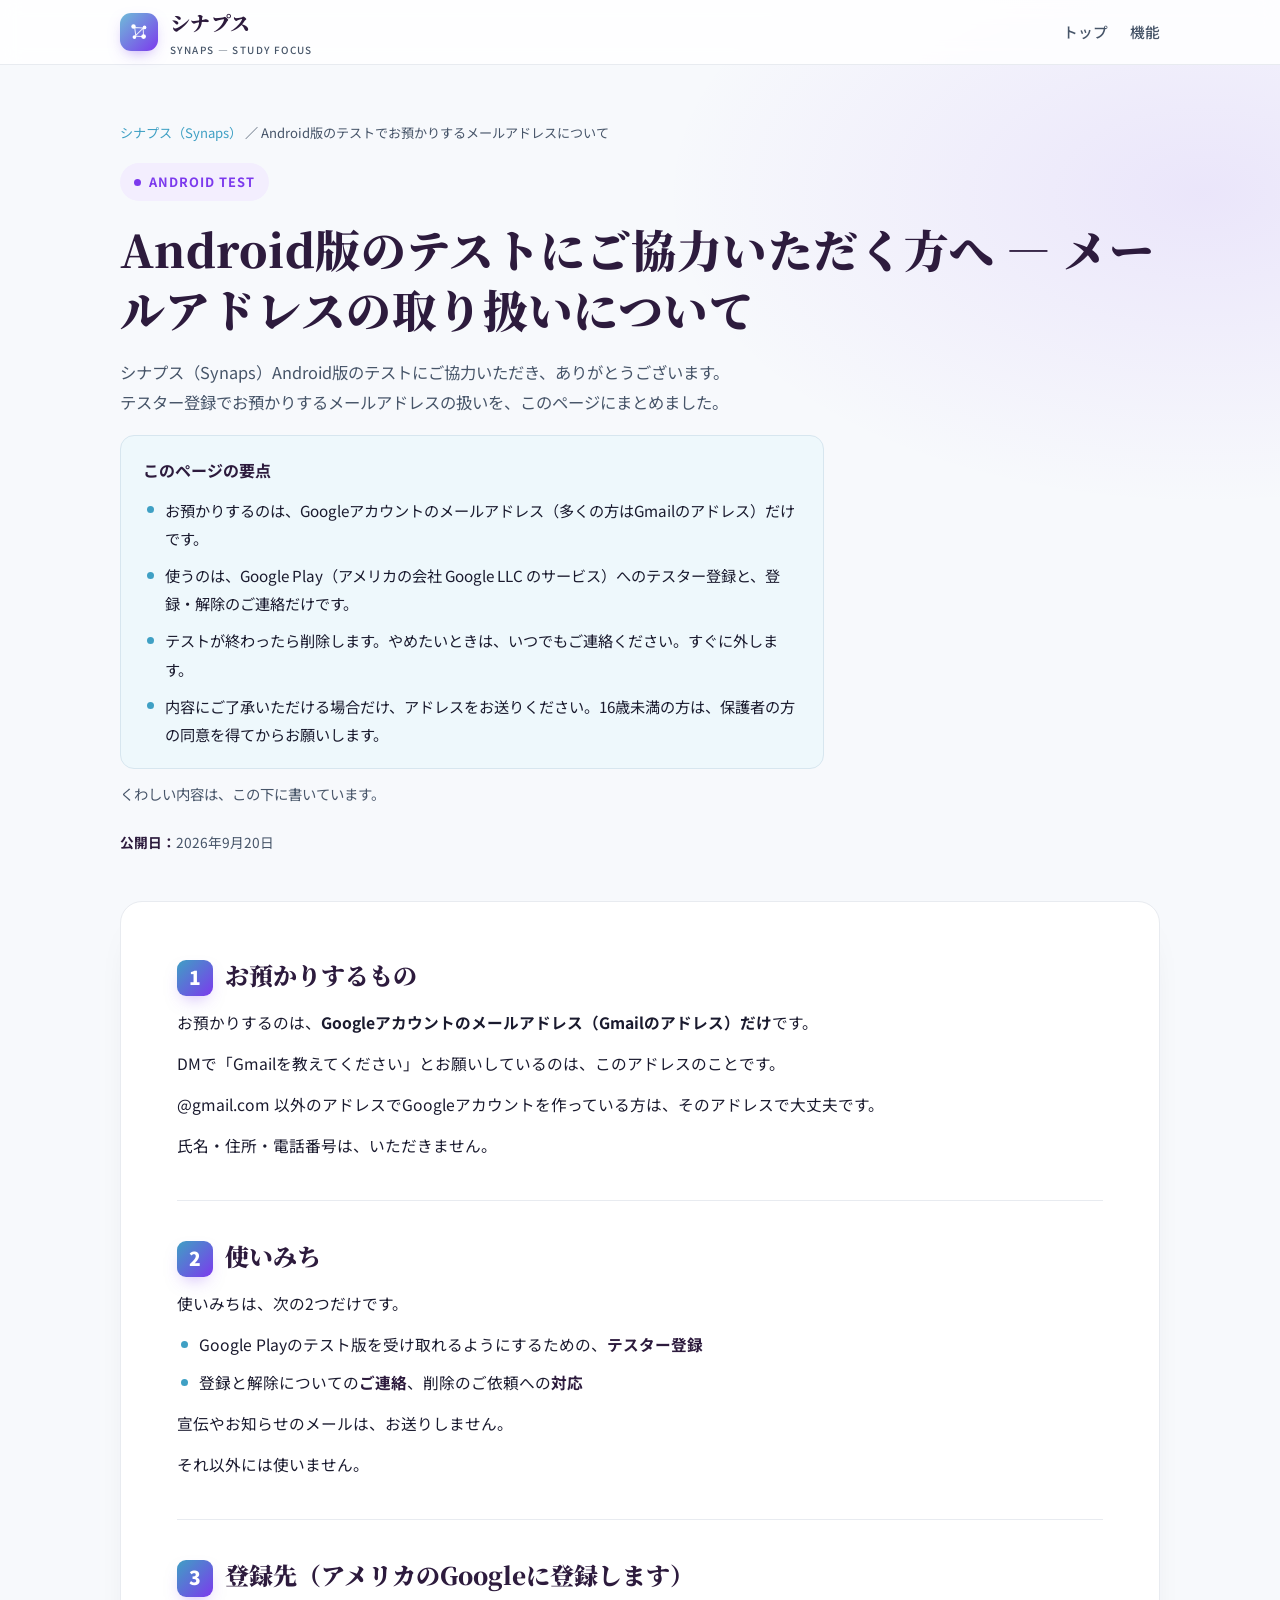
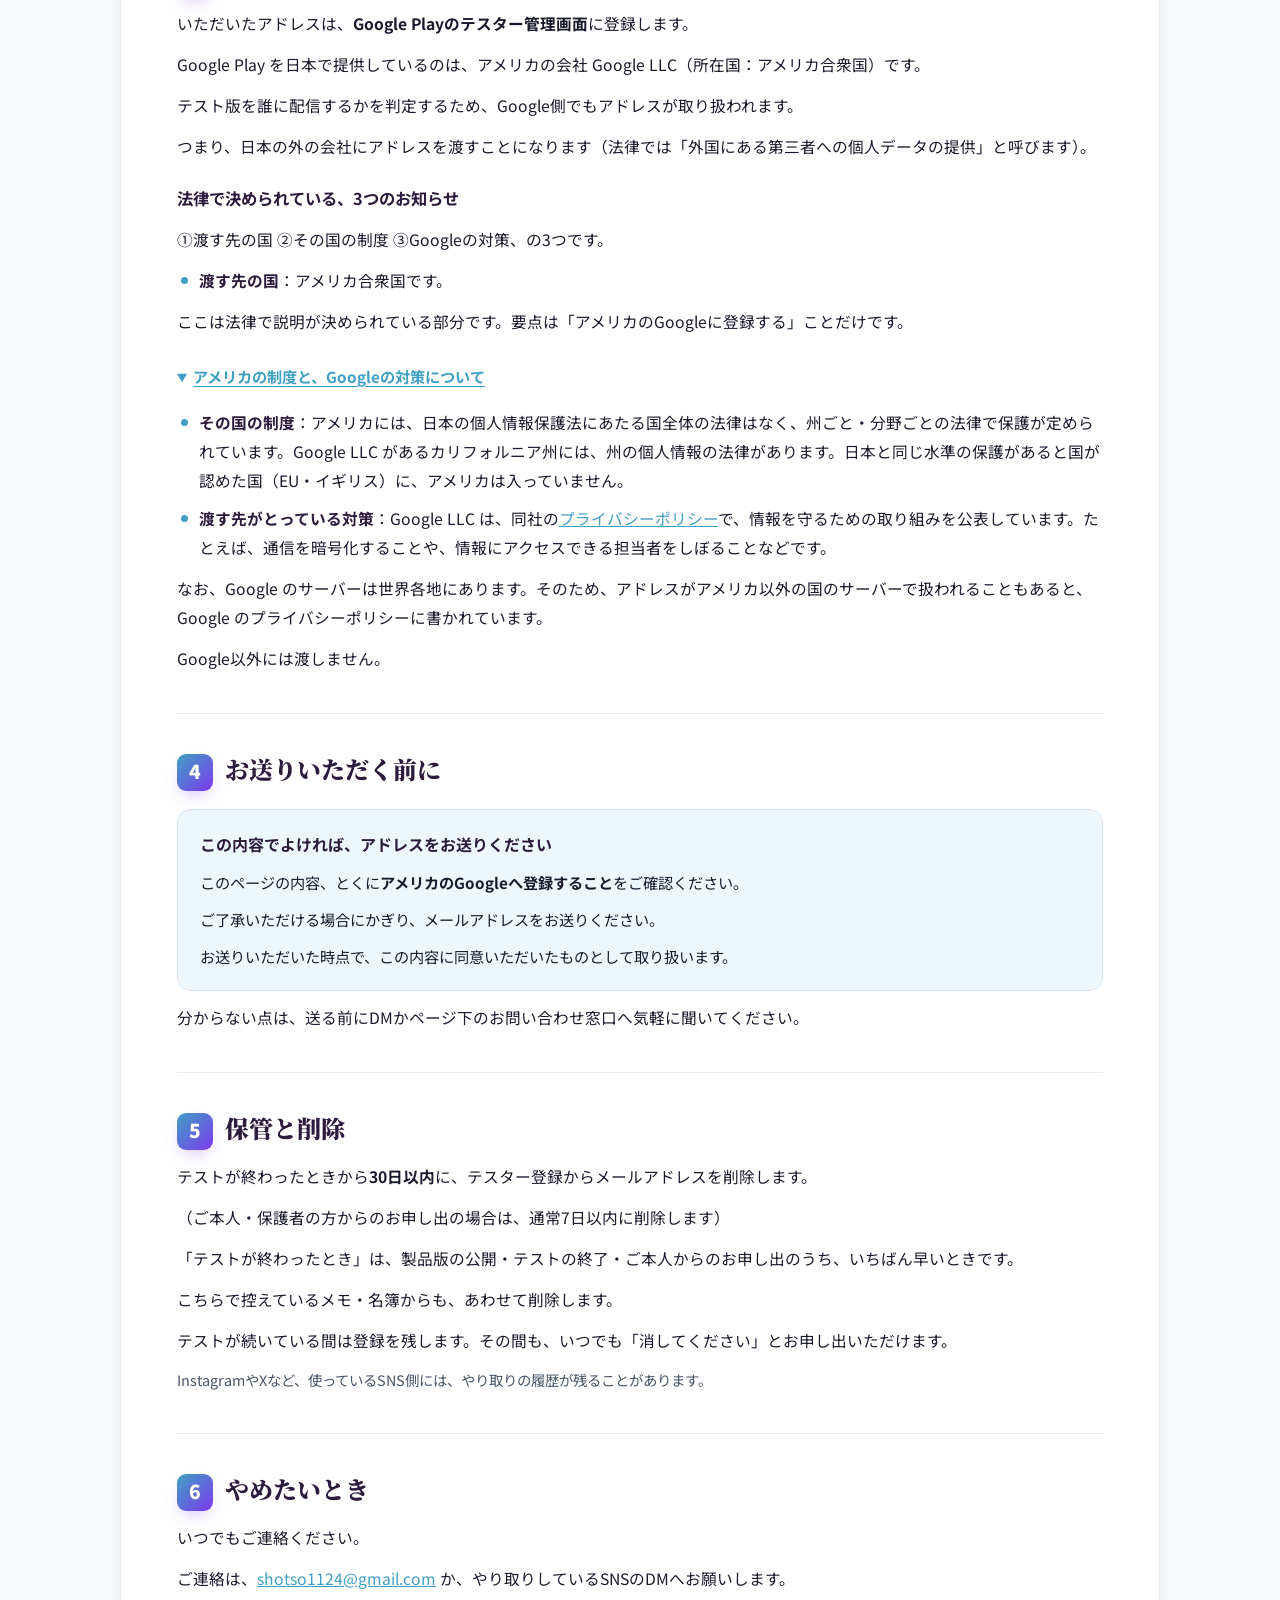
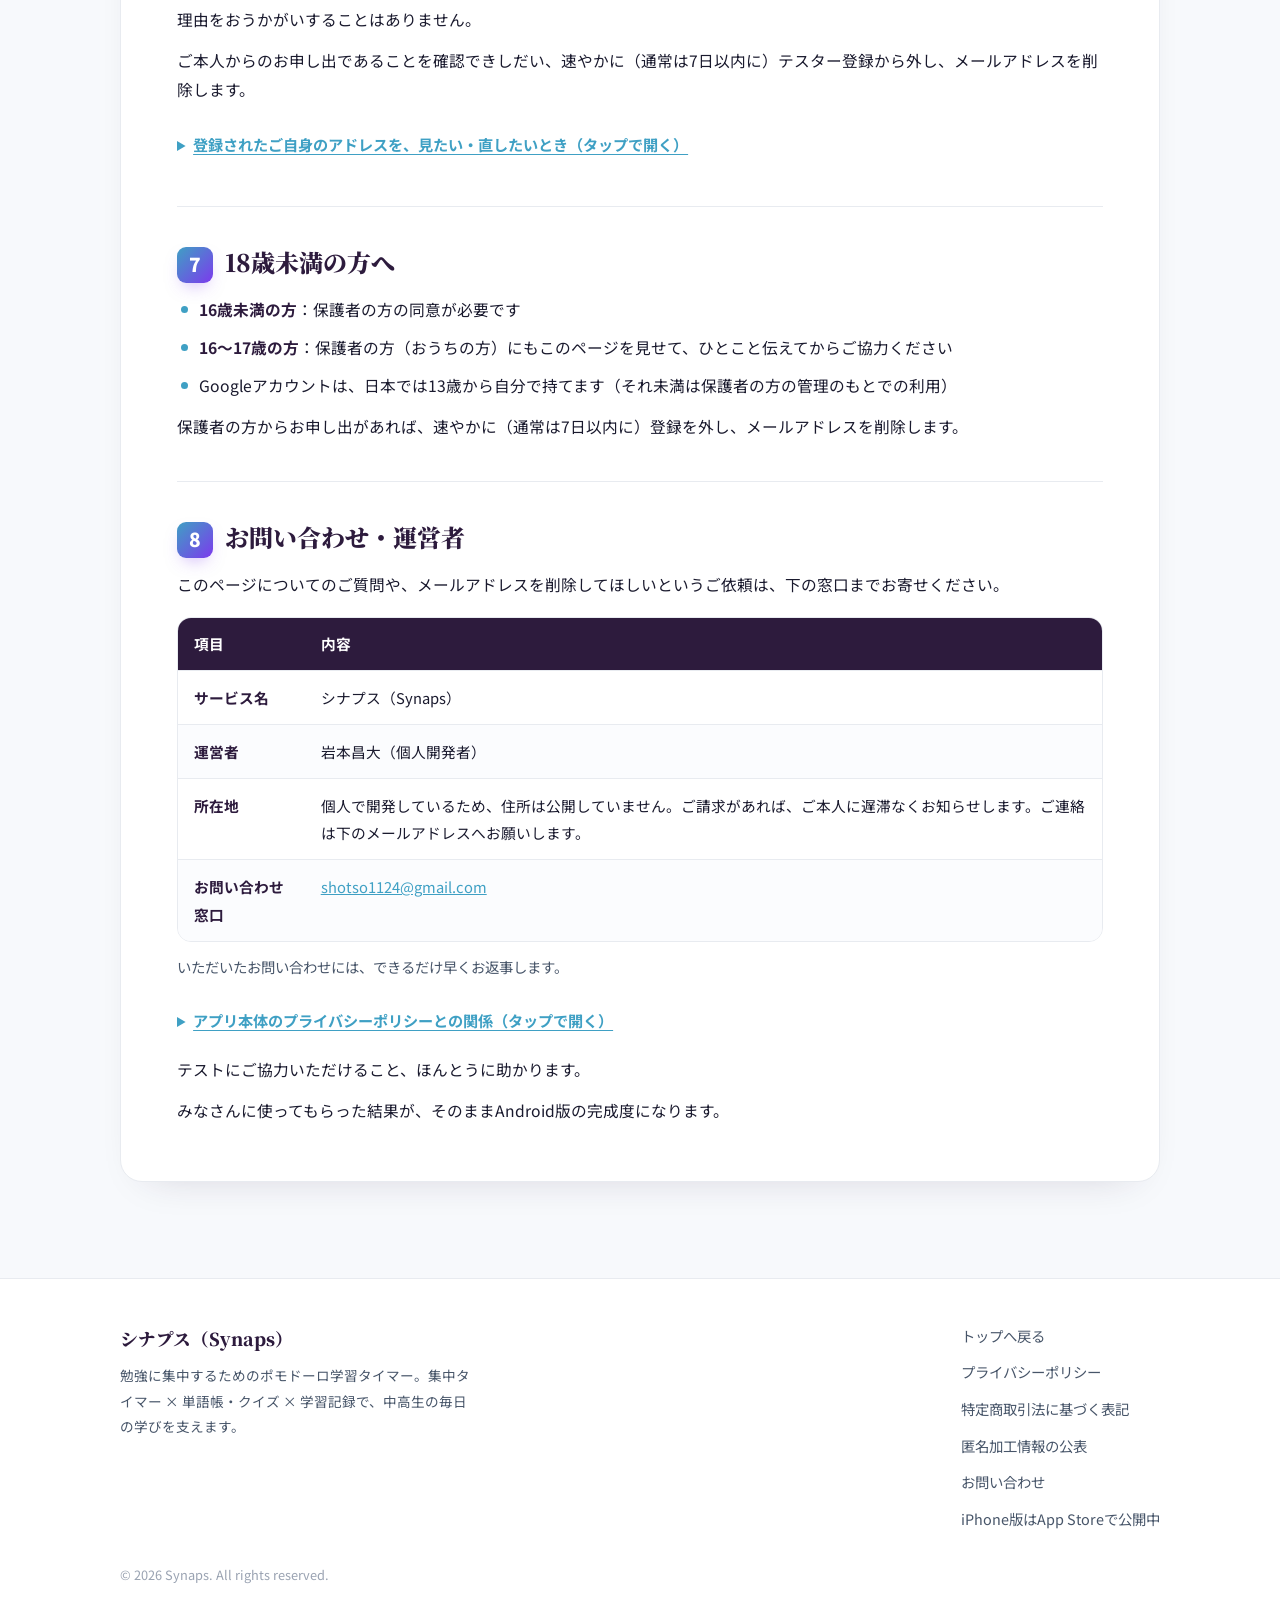
<file: synaps/android-test/index.html>
<!DOCTYPE html>
<html lang="ja">
<head>
<meta charset="UTF-8">
<meta name="viewport" content="width=device-width, initial-scale=1.0">
<title>Android版のテストにご協力いただく方へ — メールアドレスの取り扱いについて</title>
<meta name="description" content="シナプス（Synaps）Android版のテストにご協力いただく方へ。テスター登録でお預かりするGoogleアカウントのメールアドレス（Gmailのアドレス）の使いみち・登録先（アメリカのGoogle）・保管と削除についてご案内します。">
<meta name="theme-color" content="#2D1B3D">
<meta name="robots" content="noindex">

<link rel="preconnect" href="https://fonts.googleapis.com">
<link rel="preconnect" href="https://fonts.gstatic.com" crossorigin>
<link href="https://fonts.googleapis.com/css2?family=Noto+Sans+JP:wght@400;500;700;900&family=Noto+Serif+JP:wght@600;700;900&display=swap" rel="stylesheet">
<style>
  /* ============================================================
     Synaps（シナプス）Android版のテスト メールアドレスの取り扱い
     hinichi.com トーン準拠（synaps/index.html と同一デザインシステム）：
     見出し濃色 #2D1B3D / 水色 #6FBCD8 / アクセント紫 #7C3AED /
     本文 #1a1a2e / 背景 白 / 見出し: Noto Serif JP / 本文: Noto Sans JP
     ============================================================ */
  :root {
    --bg: #ffffff;
    --ink: #1a1a2e;
    --ink-soft: #475569;
    --head: #2D1B3D;
    --cyan: #6FBCD8;
    --cyan-deep: #3FA0C4;
    --violet: #7C3AED;
    --violet-soft: #f3eefe;
    --cyan-soft: #eef8fc;
    --line: #e8ebf0;
    --serif: 'Noto Serif JP', 'Hiragino Mincho ProN', serif;
    --sans: 'Noto Sans JP', -apple-system, BlinkMacSystemFont, 'Hiragino Kaku Gothic ProN', sans-serif;
  }

  * { box-sizing: border-box; margin: 0; padding: 0; }
  html { -webkit-font-smoothing: antialiased; text-rendering: optimizeLegibility; scroll-behavior: smooth; }
  body {
    font-family: var(--sans);
    color: var(--ink);
    line-height: 1.85;
    background:
      radial-gradient(900px 520px at 10% -8%, rgba(111,188,216,0.14), transparent 60%),
      radial-gradient(900px 520px at 94% 4%, rgba(124,58,237,0.10), transparent 60%),
      #f7f9fc;
  }
  a { color: var(--cyan-deep); }
  a:hover { color: var(--violet); }
  img { max-width: 100%; display: block; }

  .wrap { max-width: 1080px; margin: 0 auto; padding: 0 20px; }

  /* ---------- ヘッダー ---------- */
  header.site {
    position: sticky; top: 0; z-index: 50;
    background: rgba(255,255,255,0.86);
    backdrop-filter: saturate(160%) blur(10px);
    -webkit-backdrop-filter: saturate(160%) blur(10px);
    border-bottom: 1px solid var(--line);
  }
  .site-inner { display: flex; align-items: center; justify-content: space-between; height: 64px; }
  .brand { display: flex; align-items: center; gap: 12px; text-decoration: none; }
  .brand .mark {
    width: 38px; height: 38px; border-radius: 11px; flex: 0 0 auto;
    background: linear-gradient(135deg, var(--cyan) 0%, var(--violet) 100%);
    display: grid; place-items: center;
    box-shadow: 0 6px 16px -6px rgba(124,58,237,0.55);
  }
  .brand .mark svg { width: 22px; height: 22px; }
  .brand .name { font-family: var(--serif); font-weight: 900; font-size: 1.25rem; color: var(--head); letter-spacing: .02em; }
  .brand .name small { display: block; font-family: var(--sans); font-weight: 500; font-size: .62rem; color: var(--ink-soft); letter-spacing: .14em; }
  .nav { display: flex; align-items: center; gap: 22px; }
  .nav a.link { text-decoration: none; font-size: .92rem; font-weight: 500; color: var(--ink-soft); }
  .nav a.link:hover { color: var(--head); }
  @media (max-width: 560px){ .nav a.link { font-size: .84rem; } .nav { gap: 14px; } }

  /* ---------- スマホでの詰め ---------- */
  @media (max-width: 560px){
    body { line-height: 1.78; }
    .page-head { padding: 32px 0 18px; }
    .page-lead { font-size: .96rem; }
    .doc { padding: 12px 0 28px; }
    footer.site { margin-top: 36px; padding: 32px 0 44px; }
  }

  /* ---------- ページヘッダー ---------- */
  .page-head { padding: 56px 0 28px; }
  .crumb { font-size: .82rem; color: var(--ink-soft); margin-bottom: 18px; }
  .crumb a { text-decoration: none; }
  .crumb a:hover { text-decoration: underline; }
  .eyebrow {
    display: inline-flex; align-items: center; gap: 8px;
    font-size: .8rem; font-weight: 700; letter-spacing: .08em;
    color: var(--violet); background: var(--violet-soft);
    padding: 7px 14px; border-radius: 999px; margin-bottom: 18px;
  }
  .eyebrow .dot { width: 7px; height: 7px; border-radius: 50%; background: var(--violet); }
  h1.page-title {
    font-family: var(--serif); font-weight: 900; color: var(--head);
    font-size: clamp(1.9rem, 4.4vw, 2.8rem); line-height: 1.34; letter-spacing: .01em;
  }
  .page-lead { margin-top: 18px; font-size: 1.02rem; color: var(--ink-soft); max-width: 44em; }
  .meta-dates {
    margin-top: 22px; display: flex; gap: 26px; flex-wrap: wrap;
    font-size: .86rem; color: var(--ink-soft);
  }
  .meta-dates b { color: var(--head); }

  /* ---------- 本文カード ---------- */
  .doc { padding: 18px 0 40px; }
  .doc-card {
    background: #fff; border: 1px solid var(--line); border-radius: 22px;
    padding: clamp(28px, 5vw, 56px);
    box-shadow: 0 18px 40px -28px rgba(45,27,61,0.22);
  }

  /* 見出し・本文 */
  section.sec { scroll-margin-top: 84px; }
  section.sec + section.sec { margin-top: 40px; padding-top: 38px; border-top: 1px solid var(--line); }
  @media (max-width: 560px){ section.sec + section.sec { margin-top: 26px; padding-top: 24px; } }
  .sec h2 {
    font-family: var(--serif); font-weight: 900; color: var(--head);
    font-size: clamp(1.2rem, 2.6vw, 1.5rem); line-height: 1.45;
    display: flex; gap: 12px; align-items: baseline;
  }
  .sec h2 .no {
    flex: 0 0 auto; font-size: .8em; color: #fff; background: linear-gradient(135deg, var(--cyan-deep), var(--violet));
    width: 1.9em; height: 1.9em; border-radius: 9px; display: inline-grid; place-items: center;
    box-shadow: 0 8px 18px -8px rgba(124,58,237,0.5); font-family: var(--sans);
  }
  .sec h3 {
    font-family: var(--sans); font-weight: 700; color: var(--head);
    font-size: 1.02rem; margin-top: 22px;
  }
  .sec p { margin-top: 12px; color: var(--ink); font-size: .98rem; }
  .sec p.note { color: var(--ink-soft); font-size: .9rem; }
  .sec ul { margin: 12px 0 0; padding-left: 0; list-style: none; }
  .sec ul li {
    position: relative; padding-left: 22px; margin-top: 9px; color: var(--ink); font-size: .98rem;
  }
  .sec ul li::before {
    content: ""; position: absolute; left: 4px; top: .68em;
    width: 7px; height: 7px; border-radius: 50%; background: var(--cyan-deep);
  }
  .sec ul li b { color: var(--head); }
  .sec ol { margin: 12px 0 0; padding-left: 1.5em; }
  .sec ol li { margin-top: 9px; color: var(--ink); font-size: .98rem; }
  .sec ol li b { color: var(--head); }

  /* 表 */
  .tbl-wrap { margin-top: 18px; overflow-x: auto; border: 1px solid var(--line); border-radius: 14px; }
  table { border-collapse: collapse; width: 100%; min-width: 520px; font-size: .92rem; }
  thead th {
    background: var(--head); color: #fff; text-align: left; font-weight: 700;
    padding: 12px 16px; white-space: nowrap;
  }
  tbody td { padding: 13px 16px; border-top: 1px solid var(--line); color: var(--ink); vertical-align: top; }
  tbody tr:nth-child(even) td { background: #fbfcfe; }
  tbody td b { color: var(--head); }
  tbody td a { word-break: break-all; }

  /* 案内ボックス */
  .callout {
    margin-top: 18px; border-radius: 14px; padding: 20px 22px;
    background: var(--violet-soft); border: 1px solid #e4d8fb;
  }
  .callout.cyan { background: var(--cyan-soft); border-color: #d7e6ef; }
  .callout .ttl { font-weight: 700; color: var(--head); }
  .callout p { margin-top: 9px; font-size: .95rem; color: var(--ink); }
  .callout ul { margin: 10px 0 0; padding-left: 0; list-style: none; }
  .callout ul li {
    position: relative; padding-left: 22px; margin-top: 9px;
    font-size: .95rem; color: var(--ink);
  }
  .callout ul li::before {
    content: ""; position: absolute; left: 4px; top: .68em;
    width: 7px; height: 7px; border-radius: 50%; background: var(--cyan-deep);
  }

  /* このページの要点（ページ冒頭） */
  .page-head .callout { max-width: 44em; }
  .lead-more { margin-top: 12px; font-size: .9rem; color: var(--ink-soft); max-width: 44em; }

  /* ---------- 折りたたみ（details/summary・JS不要） ---------- */
  details.fold { margin-top: 18px; }
  details.fold > summary {
    cursor: pointer; font-weight: 700; color: var(--cyan-deep);
    font-size: .95rem; line-height: 1.6; padding: 10px 0;
    text-decoration: underline; text-underline-offset: 3px;
  }
  details.fold > summary:hover { color: var(--violet); }
  details.fold > summary:focus-visible { outline: 2px solid var(--violet); outline-offset: 3px; border-radius: 6px; }
  details.fold > summary + * { margin-top: 10px; }

  /* お問い合わせ枠 */
  .contact-box {
    margin-top: 14px; background: #fbfcfe; border: 1px solid var(--line); border-radius: 14px;
    padding: 20px 22px; font-size: .96rem;
  }
  .contact-box dt { font-weight: 700; color: var(--head); margin-top: 10px; }
  .contact-box dt:first-child { margin-top: 0; }
  .contact-box dd { color: var(--ink); }

  /* フッター */
  footer.site { padding: 44px 0 60px; border-top: 1px solid var(--line); background: #fff; margin-top: 56px; }
  .foot-inner { display: flex; justify-content: space-between; align-items: flex-start; gap: 28px; flex-wrap: wrap; }
  .foot-brand .name { font-family: var(--serif); font-weight: 900; color: var(--head); font-size: 1.1rem; }
  .foot-brand p { margin-top: 8px; font-size: .85rem; color: var(--ink-soft); max-width: 26em; }
  .foot-links { display: flex; flex-direction: column; gap: 10px; }
  .foot-links a { font-size: .9rem; color: var(--ink-soft); text-decoration: none; }
  .foot-links a:hover { color: var(--head); text-decoration: underline; }
  .copy { margin-top: 30px; font-size: .8rem; color: #9aa3b2; }
</style>
</head>
<body>

<!-- ============ ヘッダー ============ -->
<header class="site">
  <div class="wrap site-inner">
    <a class="brand" href="/synaps/">
      <span class="mark" aria-hidden="true">
        <svg viewBox="0 0 24 24" fill="none" xmlns="http://www.w3.org/2000/svg">
          <circle cx="6" cy="6" r="2.4" fill="#fff"/>
          <circle cx="18" cy="7" r="2.0" fill="#fff"/>
          <circle cx="7" cy="17.5" r="2.0" fill="#fff"/>
          <circle cx="17" cy="17" r="2.6" fill="#fff"/>
          <path d="M7.6 7.2 16.2 7.6 M7.4 7.8 8.4 15.4 M9 16.6 15 16.8 M8.2 16 16 8.4 M16.6 9 16.9 15" stroke="#fff" stroke-width="1.1" stroke-linecap="round" opacity=".85"/>
        </svg>
      </span>
      <span class="name">シナプス<small>SYNAPS — STUDY FOCUS</small></span>
    </a>
    <nav class="nav">
      <a class="link" href="/synaps/">トップ</a>
      <a class="link" href="/synaps/#features">機能</a>
    </nav>
  </div>
</header>

<!-- ============ ページヘッダー ============ -->
<section class="page-head">
  <div class="wrap">
    <div class="crumb"><a href="/synaps/">シナプス（Synaps）</a> ／ Android版のテストでお預かりするメールアドレスについて</div>
    <span class="eyebrow"><span class="dot"></span>ANDROID TEST</span>
    <h1 class="page-title">Android版のテストにご協力いただく方へ — メールアドレスの取り扱いについて</h1>
    <p class="page-lead">
      シナプス（Synaps）Android版のテストにご協力いただき、ありがとうございます。<br>
      テスター登録でお預かりするメールアドレスの扱いを、このページにまとめました。
    </p>

    <div class="callout cyan">
      <div class="ttl">このページの要点</div>
      <ul>
        <li>お預かりするのは、Googleアカウントのメールアドレス（多くの方はGmailのアドレス）だけです。</li>
        <li>使うのは、Google Play（アメリカの会社 Google LLC のサービス）へのテスター登録と、登録・解除のご連絡だけです。</li>
        <li>テストが終わったら削除します。やめたいときは、いつでもご連絡ください。すぐに外します。</li>
        <li>内容にご了承いただける場合だけ、アドレスをお送りください。16歳未満の方は、保護者の方の同意を得てからお願いします。</li>
      </ul>
    </div>
    <p class="lead-more">くわしい内容は、この下に書いています。</p>

    <div class="meta-dates">
      <span><b>公開日：</b>2026年9月20日</span>
    </div>
  </div>
</section>

<!-- ============ 本文 ============ -->
<section class="doc">
  <div class="wrap">
    <div class="doc-card">

      <!-- 1 お預かりするもの -->
      <section class="sec" id="collect">
        <h2><span class="no">1</span>お預かりするもの</h2>
        <p>お預かりするのは、<b>Googleアカウントのメールアドレス（Gmailのアドレス）だけ</b>です。</p>
        <p>DMで「Gmailを教えてください」とお願いしているのは、このアドレスのことです。</p>
        <p>@gmail.com 以外のアドレスでGoogleアカウントを作っている方は、そのアドレスで大丈夫です。</p>
        <p>氏名・住所・電話番号は、いただきません。</p>
      </section>

      <!-- 2 使いみち -->
      <section class="sec" id="purpose">
        <h2><span class="no">2</span>使いみち</h2>
        <p>使いみちは、次の2つだけです。</p>
        <ul>
          <li>Google Playのテスト版を受け取れるようにするための、<b>テスター登録</b></li>
          <li>登録と解除についての<b>ご連絡</b>、削除のご依頼への<b>対応</b></li>
        </ul>
        <p>宣伝やお知らせのメールは、お送りしません。</p>
        <p>それ以外には使いません。</p>
      </section>

      <!-- 3 登録先 -->
      <section class="sec" id="where">
        <h2><span class="no">3</span>登録先（アメリカのGoogleに登録します）</h2>
        <p>いただいたアドレスは、<b>Google Playのテスター管理画面</b>に登録します。</p>
        <p>Google Play を日本で提供しているのは、アメリカの会社 Google LLC（所在国：アメリカ合衆国）です。</p>
        <p>テスト版を誰に配信するかを判定するため、Google側でもアドレスが取り扱われます。</p>
        <p>つまり、日本の外の会社にアドレスを渡すことになります（法律では「外国にある第三者への個人データの提供」と呼びます）。</p>

        <h3>法律で決められている、3つのお知らせ</h3>
        <p>①渡す先の国 ②その国の制度 ③Googleの対策、の3つです。</p>
        <ul>
          <li><b>渡す先の国</b>：アメリカ合衆国です。</li>
        </ul>
        <p>ここは法律で説明が決められている部分です。要点は「アメリカのGoogleに登録する」ことだけです。</p>
        <details class="fold" open>
          <summary>アメリカの制度と、Googleの対策について</summary>
          <ul>
            <li><b>その国の制度</b>：アメリカには、日本の個人情報保護法にあたる国全体の法律はなく、州ごと・分野ごとの法律で保護が定められています。Google LLC があるカリフォルニア州には、州の個人情報の法律があります。日本と同じ水準の保護があると国が認めた国（EU・イギリス）に、アメリカは入っていません。</li>
            <li><b>渡す先がとっている対策</b>：Google LLC は、同社の<a href="https://policies.google.com/privacy" target="_blank" rel="noopener">プライバシーポリシー</a>で、情報を守るための取り組みを公表しています。たとえば、通信を暗号化することや、情報にアクセスできる担当者をしぼることなどです。</li>
          </ul>
          <p>なお、Google のサーバーは世界各地にあります。そのため、アドレスがアメリカ以外の国のサーバーで扱われることもあると、Google のプライバシーポリシーに書かれています。</p>
        </details>
        <p>Google以外には渡しません。</p>
      </section>

      <!-- 4 お送りいただく前に -->
      <section class="sec" id="consent">
        <h2><span class="no">4</span>お送りいただく前に</h2>
        <div class="callout cyan">
          <div class="ttl">この内容でよければ、アドレスをお送りください</div>
          <p>このページの内容、とくに<b>アメリカのGoogleへ登録すること</b>をご確認ください。</p>
          <p>ご了承いただける場合にかぎり、メールアドレスをお送りください。</p>
          <p>お送りいただいた時点で、この内容に同意いただいたものとして取り扱います。</p>
        </div>
        <p>分からない点は、送る前にDMかページ下のお問い合わせ窓口へ気軽に聞いてください。</p>
      </section>

      <!-- 5 保管と削除 -->
      <section class="sec" id="retention">
        <h2><span class="no">5</span>保管と削除</h2>
        <p>テストが終わったときから<b>30日以内</b>に、テスター登録からメールアドレスを削除します。</p>
        <p>（ご本人・保護者の方からのお申し出の場合は、通常7日以内に削除します）</p>
        <p>「テストが終わったとき」は、製品版の公開・テストの終了・ご本人からのお申し出のうち、いちばん早いときです。</p>
        <p>こちらで控えているメモ・名簿からも、あわせて削除します。</p>
        <p>テストが続いている間は登録を残します。その間も、いつでも「消してください」とお申し出いただけます。</p>
        <p class="note">InstagramやXなど、使っているSNS側には、やり取りの履歴が残ることがあります。</p>
      </section>

      <!-- 6 やめたいとき -->
      <section class="sec" id="optout">
        <h2><span class="no">6</span>やめたいとき</h2>
        <p>いつでもご連絡ください。</p>
        <p>ご連絡は、<a href="mailto:shotso1124@gmail.com">shotso1124@gmail.com</a> か、やり取りしているSNSのDMへお願いします。</p>
        <p>理由をおうかがいすることはありません。</p>
        <p>ご本人からのお申し出であることを確認できしだい、速やかに（通常は7日以内に）テスター登録から外し、メールアドレスを削除します。</p>

        <details class="fold">
          <summary>登録されたご自身のアドレスを、見たい・直したいとき（タップで開く）</summary>
          <h3>ご自身のアドレスについて、お願いできること</h3>
          <ul>
            <li>どう登録されているか<b>知りたい</b></li>
            <li>内容を<b>直してほしい・足してほしい</b></li>
            <li><b>使うのをやめてほしい</b></li>
            <li><b>Googleへの登録をやめてほしい</b></li>
          </ul>
          <p class="note">法律では「開示・訂正・追加・利用停止・第三者提供の停止」と呼びます。</p>
          <p>手数料はいただきません。</p>
          <p>18歳未満の方は、保護者の方からもお願いできます。</p>
          <p>ご本人の確認は、お送りいただいたメールアドレスからのご連絡か、登録のときにやり取りしたSNSアカウントからのDMで行います。</p>
        </details>
      </section>

      <!-- 7 18歳未満の方へ -->
      <section class="sec" id="minors">
        <h2><span class="no">7</span>18歳未満の方へ</h2>
        <ul>
          <li><b>16歳未満の方</b>：保護者の方の同意が必要です</li>
          <li><b>16〜17歳の方</b>：保護者の方（おうちの方）にもこのページを見せて、ひとこと伝えてからご協力ください</li>
          <li>Googleアカウントは、日本では13歳から自分で持てます（それ未満は保護者の方の管理のもとでの利用）</li>
        </ul>
        <p>保護者の方からお申し出があれば、速やかに（通常は7日以内に）登録を外し、メールアドレスを削除します。</p>
      </section>

      <!-- 8 お問い合わせ・運営者 -->
      <section class="sec" id="operator">
        <h2><span class="no">8</span>お問い合わせ・運営者</h2>
        <p>このページについてのご質問や、メールアドレスを削除してほしいというご依頼は、下の窓口までお寄せください。</p>
        <div class="tbl-wrap">
          <table>
            <thead>
              <tr><th>項目</th><th>内容</th></tr>
            </thead>
            <tbody>
              <tr><td><b>サービス名</b></td><td>シナプス（Synaps）</td></tr>
              <tr><td><b>運営者</b></td><td>岩本昌大（個人開発者）</td></tr>
              <tr><td><b>所在地</b></td><td>個人で開発しているため、住所は公開していません。ご請求があれば、ご本人に遅滞なくお知らせします。ご連絡は下のメールアドレスへお願いします。</td></tr>
              <tr><td><b>お問い合わせ窓口</b></td><td><a href="mailto:shotso1124@gmail.com">shotso1124@gmail.com</a></td></tr>
            </tbody>
          </table>
        </div>
        <p class="note">いただいたお問い合わせには、できるだけ早くお返事します。</p>

        <details class="fold">
          <summary>アプリ本体のプライバシーポリシーとの関係（タップで開く）</summary>
          <p>このページは、アプリの外（SNSのDM）でお預かりするメールアドレスについての定めです。</p>
          <p><a href="/synaps/privacy/">シナプス（Synaps）プライバシーポリシー</a>は、アプリが氏名・メールアドレスなどの入力を求めないことを前提にした、別のものです。</p>
          <p>テスター登録については、このページの定めが優先します。</p>
        </details>

        <p>テストにご協力いただけること、ほんとうに助かります。</p>
        <p>みなさんに使ってもらった結果が、そのままAndroid版の完成度になります。</p>
      </section>

    </div>
  </div>
</section>

<!-- ============ フッター ============ -->
<footer class="site">
  <div class="wrap foot-inner">
    <div class="foot-brand">
      <div class="name">シナプス（Synaps）</div>
      <p>勉強に集中するためのポモドーロ学習タイマー。集中タイマー × 単語帳・クイズ × 学習記録で、中高生の毎日の学びを支えます。</p>
    </div>
    <div class="foot-links">
      <a href="/synaps/">トップへ戻る</a>
      <a href="/synaps/privacy/">プライバシーポリシー</a>
      <a href="/synaps/tokushoho/">特定商取引法に基づく表記</a>
      <a href="/synaps/anonymized-data/">匿名加工情報の公表</a>
      <a href="mailto:shotso1124@gmail.com">お問い合わせ</a>
      <a href="https://apps.apple.com/jp/app/id6756655880" target="_blank" rel="noopener">iPhone版はApp Storeで公開中</a>
    </div>
  </div>
  <div class="wrap"><div class="copy">© 2026 Synaps. All rights reserved.</div></div>
</footer>

</body>
</html>
</file>
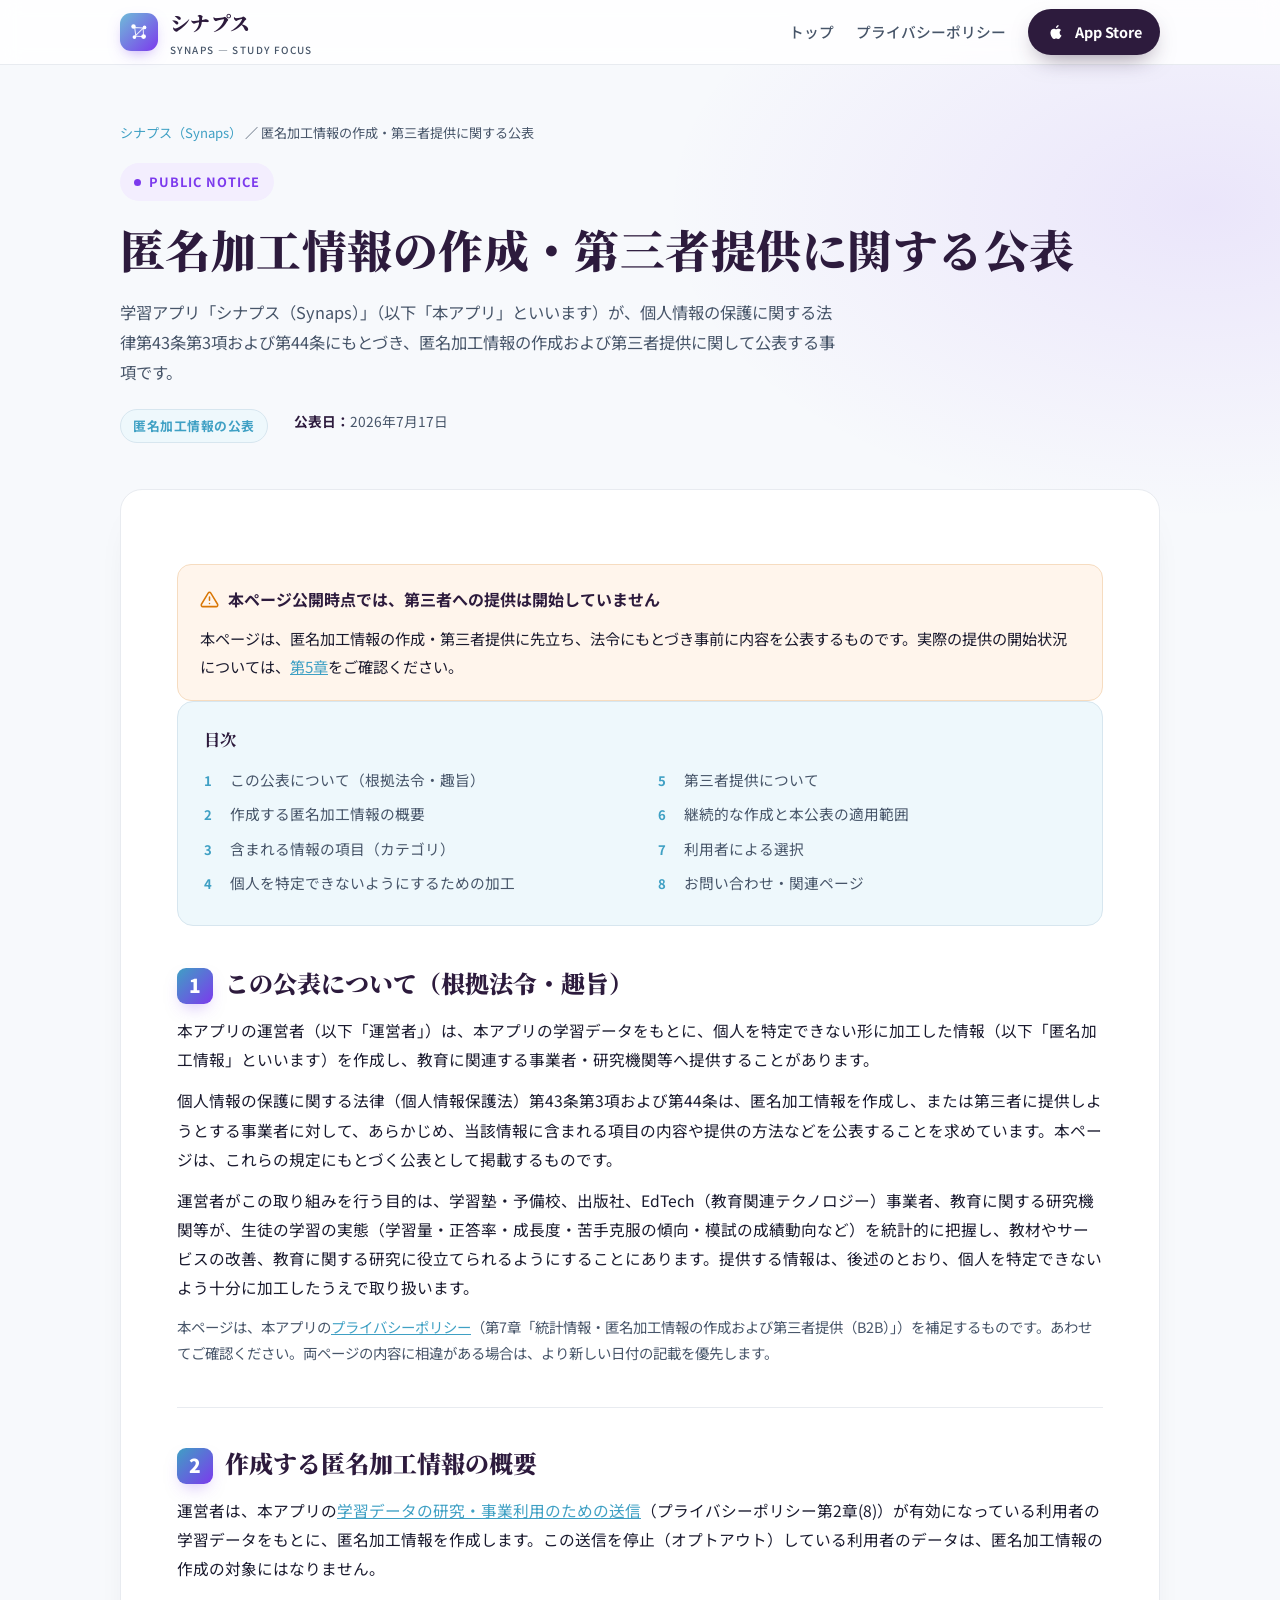
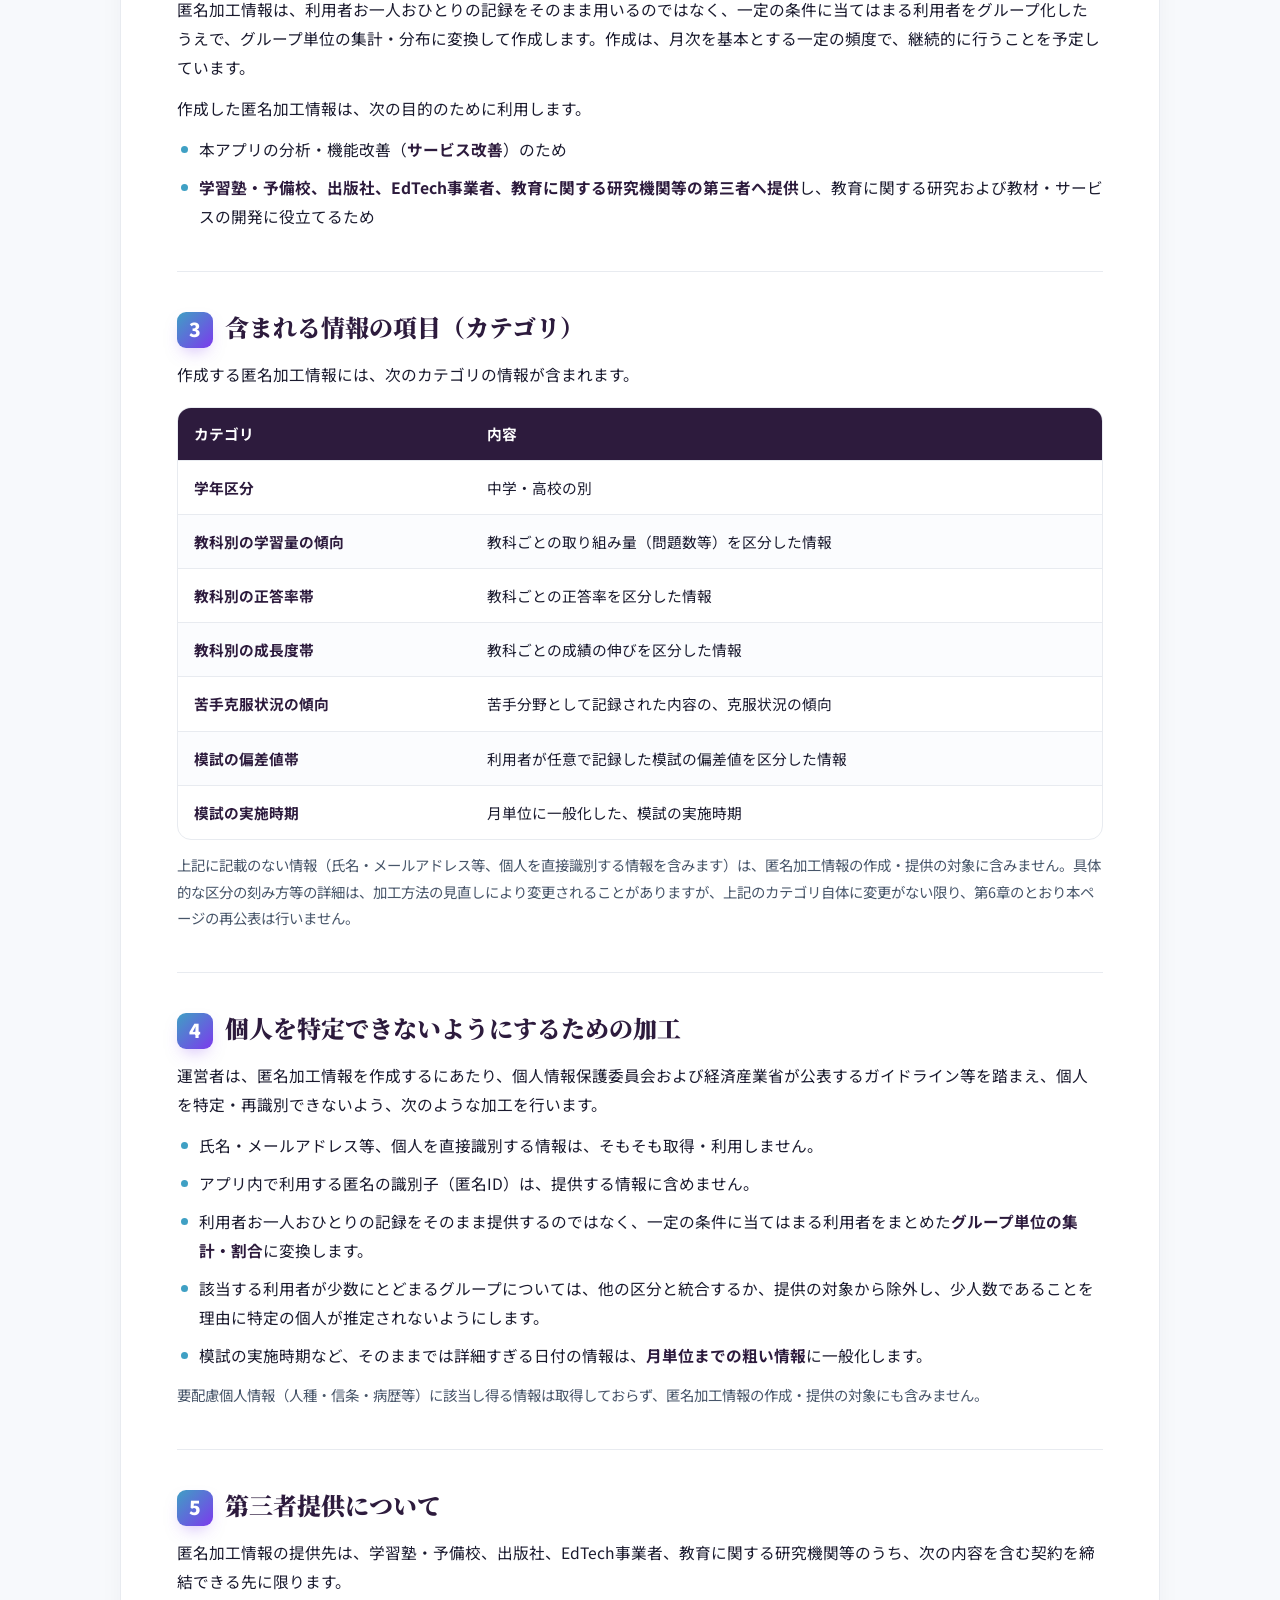
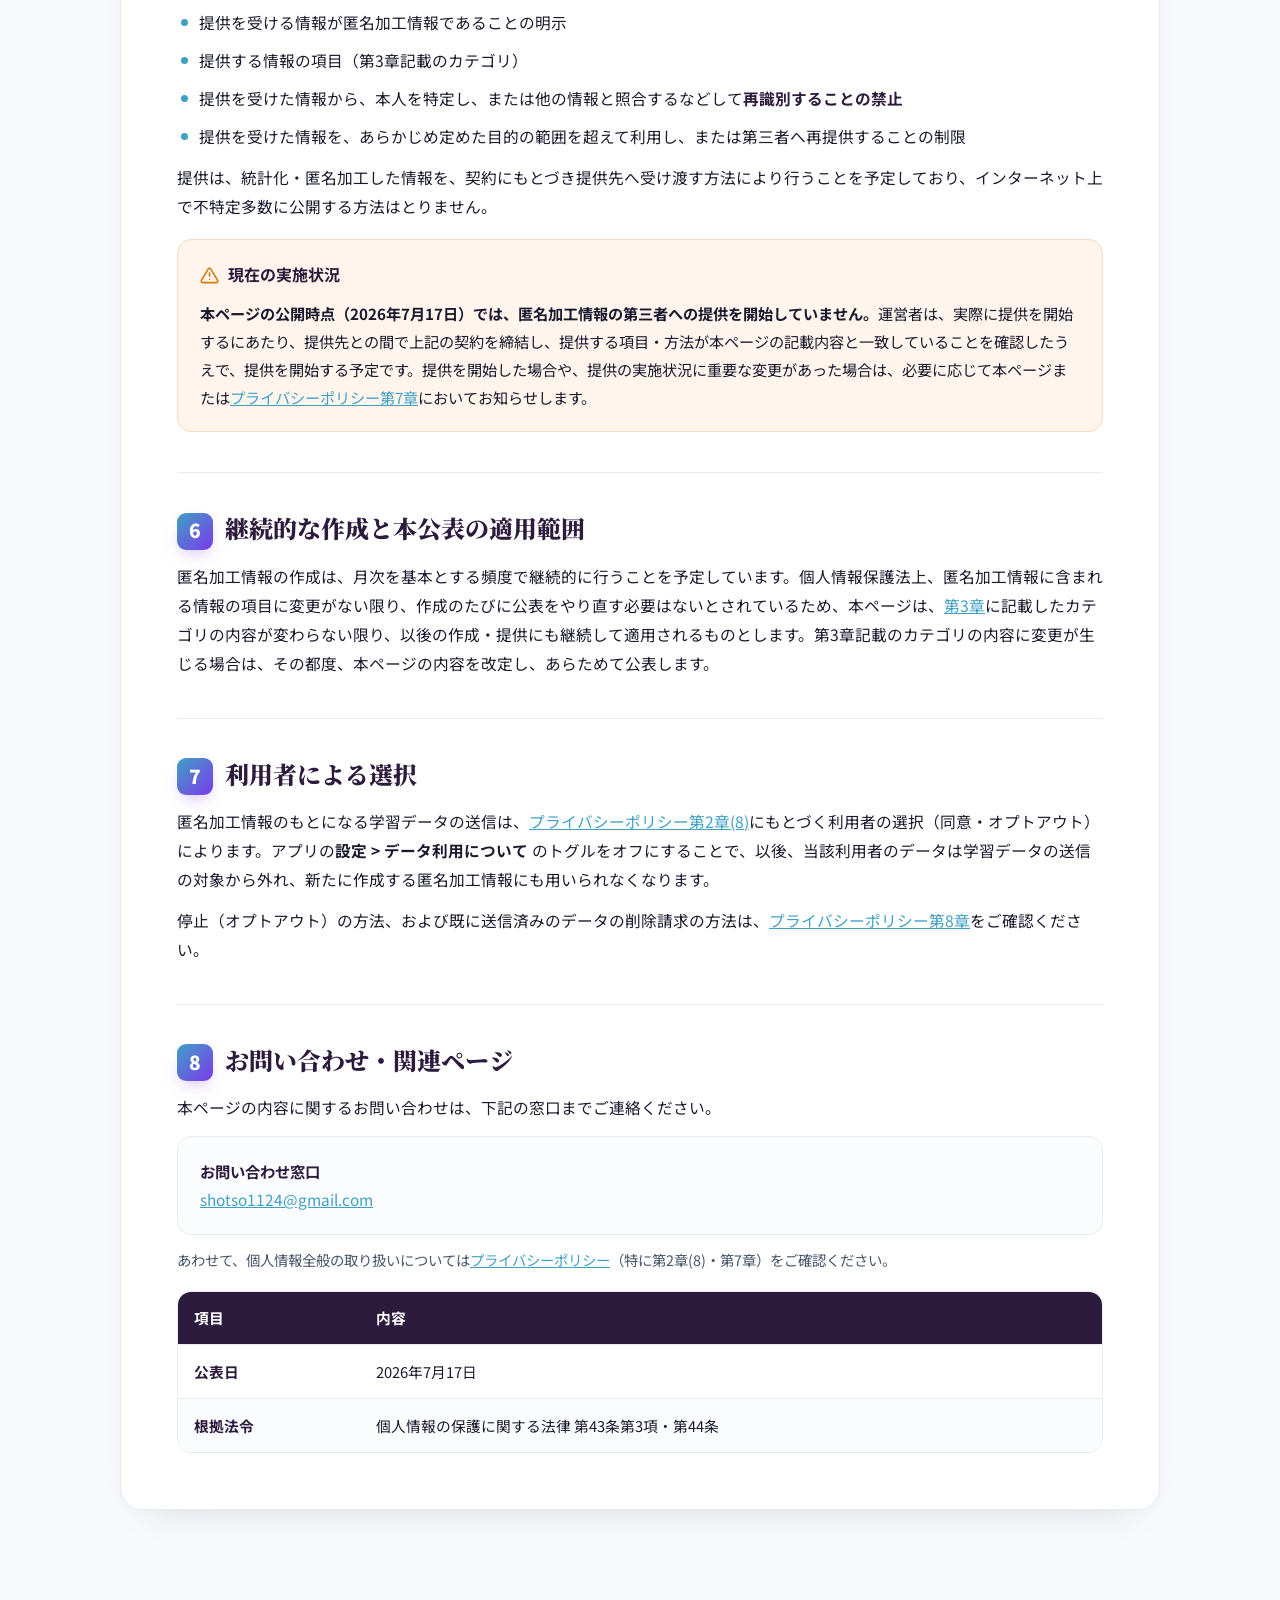
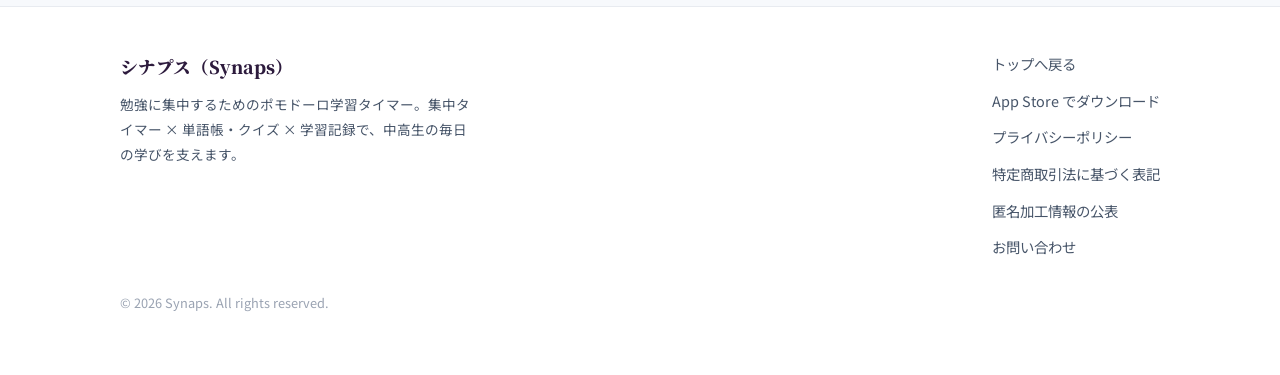
<file: synaps/anonymized-data/index.html>
<!DOCTYPE html>
<html lang="ja">
<head>
<meta charset="UTF-8">
<meta name="viewport" content="width=device-width, initial-scale=1.0">
<title>匿名加工情報の作成・第三者提供に関する公表｜シナプス（Synaps）</title>
<meta name="description" content="学習アプリ「シナプス（Synaps）」が、個人情報の保護に関する法律第43条第3項・第44条にもとづき公表する、匿名加工情報の作成および第三者提供に関する事項です。含まれる情報の項目（カテゴリ）、個人を特定できないようにするための加工、提供先・提供方法、現在の実施状況についてご案内します。">
<meta name="theme-color" content="#2D1B3D">
<meta name="robots" content="index, follow">
<link rel="canonical" href="https://hinichi.com/synaps/anonymized-data/">

<!-- OGP -->
<meta property="og:type" content="article">
<meta property="og:title" content="匿名加工情報の作成・第三者提供に関する公表｜シナプス（Synaps）">
<meta property="og:description" content="学習アプリ「シナプス（Synaps）」が、個人情報保護法第43条第3項・第44条にもとづき公表する、匿名加工情報の作成・第三者提供に関する事項（項目カテゴリ・加工方法・提供先・実施状況）です。">
<meta property="og:url" content="https://hinichi.com/synaps/anonymized-data/">
<meta property="og:site_name" content="Synaps">
<meta name="twitter:card" content="summary">
<meta name="twitter:title" content="匿名加工情報の作成・第三者提供に関する公表｜シナプス（Synaps）">
<meta name="twitter:description" content="学習アプリ「シナプス（Synaps）」の匿名加工情報の作成・第三者提供に関する公表（個人情報保護法第43条第3項・第44条にもとづく）。">

<link rel="preconnect" href="https://fonts.googleapis.com">
<link rel="preconnect" href="https://fonts.gstatic.com" crossorigin>
<link href="https://fonts.googleapis.com/css2?family=Noto+Sans+JP:wght@400;500;700;900&family=Noto+Serif+JP:wght@600;700;900&display=swap" rel="stylesheet">
<style>
  /* ============================================================
     Synaps（シナプス）匿名加工情報の作成・第三者提供に関する公表
     hinichi.com トーン準拠（synaps/index.html・synaps/privacy/index.html・
     synaps/tokushoho/index.html と同一デザインシステム）：
     見出し濃色 #2D1B3D / 水色 #6FBCD8 / アクセント紫 #7C3AED /
     本文 #1a1a2e / 背景 白 / 見出し: Noto Serif JP / 本文: Noto Sans JP
     ============================================================ */
  :root {
    --bg: #ffffff;
    --ink: #1a1a2e;
    --ink-soft: #475569;
    --head: #2D1B3D;
    --cyan: #6FBCD8;
    --cyan-deep: #3FA0C4;
    --violet: #7C3AED;
    --violet-soft: #f3eefe;
    --cyan-soft: #eef8fc;
    --line: #e8ebf0;
    --serif: 'Noto Serif JP', 'Hiragino Mincho ProN', serif;
    --sans: 'Noto Sans JP', -apple-system, BlinkMacSystemFont, 'Hiragino Kaku Gothic ProN', sans-serif;
  }

  * { box-sizing: border-box; margin: 0; padding: 0; }
  html { -webkit-font-smoothing: antialiased; text-rendering: optimizeLegibility; scroll-behavior: smooth; }
  body {
    font-family: var(--sans);
    color: var(--ink);
    line-height: 1.85;
    background:
      radial-gradient(900px 520px at 10% -8%, rgba(111,188,216,0.14), transparent 60%),
      radial-gradient(900px 520px at 94% 4%, rgba(124,58,237,0.10), transparent 60%),
      #f7f9fc;
  }
  a { color: var(--cyan-deep); }
  a:hover { color: var(--violet); }
  img { max-width: 100%; display: block; }

  .wrap { max-width: 1080px; margin: 0 auto; padding: 0 20px; }

  /* ---------- ヘッダー ---------- */
  header.site {
    position: sticky; top: 0; z-index: 50;
    background: rgba(255,255,255,0.86);
    backdrop-filter: saturate(160%) blur(10px);
    -webkit-backdrop-filter: saturate(160%) blur(10px);
    border-bottom: 1px solid var(--line);
  }
  .site-inner { display: flex; align-items: center; justify-content: space-between; height: 64px; }
  .brand { display: flex; align-items: center; gap: 12px; text-decoration: none; }
  .brand .mark {
    width: 38px; height: 38px; border-radius: 11px; flex: 0 0 auto;
    background: linear-gradient(135deg, var(--cyan) 0%, var(--violet) 100%);
    display: grid; place-items: center;
    box-shadow: 0 6px 16px -6px rgba(124,58,237,0.55);
  }
  .brand .mark svg { width: 22px; height: 22px; }
  .brand .name { font-family: var(--serif); font-weight: 900; font-size: 1.25rem; color: var(--head); letter-spacing: .02em; }
  .brand .name small { display: block; font-family: var(--sans); font-weight: 500; font-size: .62rem; color: var(--ink-soft); letter-spacing: .14em; }
  .nav { display: flex; align-items: center; gap: 22px; }
  .nav a.link { text-decoration: none; font-size: .92rem; font-weight: 500; color: var(--ink-soft); }
  .nav a.link:hover { color: var(--head); }
  .btn-store {
    display: inline-flex; align-items: center; gap: 9px;
    background: var(--head); color: #fff; text-decoration: none;
    padding: 10px 18px; border-radius: 999px; font-weight: 700; font-size: .9rem;
    box-shadow: 0 10px 24px -10px rgba(45,27,61,0.6);
    transition: transform .15s ease, box-shadow .15s ease;
  }
  .btn-store:hover { transform: translateY(-2px); box-shadow: 0 16px 30px -12px rgba(45,27,61,0.7); color: #fff; }
  .btn-store svg { width: 20px; height: 20px; }
  @media (max-width: 720px){ .nav a.link { display: none; } }

  /* ---------- ページヘッダー ---------- */
  .page-head { padding: 56px 0 28px; }
  .crumb { font-size: .82rem; color: var(--ink-soft); margin-bottom: 18px; }
  .crumb a { text-decoration: none; }
  .crumb a:hover { text-decoration: underline; }
  .eyebrow {
    display: inline-flex; align-items: center; gap: 8px;
    font-size: .8rem; font-weight: 700; letter-spacing: .08em;
    color: var(--violet); background: var(--violet-soft);
    padding: 7px 14px; border-radius: 999px; margin-bottom: 18px;
  }
  .eyebrow .dot { width: 7px; height: 7px; border-radius: 50%; background: var(--violet); }
  h1.page-title {
    font-family: var(--serif); font-weight: 900; color: var(--head);
    font-size: clamp(1.9rem, 4.4vw, 2.8rem); line-height: 1.34; letter-spacing: .01em;
  }
  .page-lead { margin-top: 18px; font-size: 1.02rem; color: var(--ink-soft); max-width: 44em; }
  .meta-dates {
    margin-top: 22px; display: flex; gap: 26px; flex-wrap: wrap;
    font-size: .86rem; color: var(--ink-soft);
  }
  .meta-dates b { color: var(--head); }
  .ver-badge {
    display: inline-flex; align-items: center; gap: 7px;
    font-size: .8rem; font-weight: 700; letter-spacing: .04em;
    color: var(--cyan-deep); background: var(--cyan-soft); border: 1px solid #d7e6ef;
    padding: 4px 12px; border-radius: 999px;
  }

  /* ---------- 本文カード ---------- */
  .doc { padding: 18px 0 40px; }
  .doc-card {
    background: #fff; border: 1px solid var(--line); border-radius: 22px;
    padding: clamp(28px, 5vw, 56px);
    box-shadow: 0 18px 40px -28px rgba(45,27,61,0.22);
  }

  /* 目次 */
  .toc {
    background: var(--cyan-soft); border: 1px solid #d7e6ef; border-radius: 16px;
    padding: 22px 26px; margin-bottom: 40px;
  }
  .toc h2 {
    font-family: var(--serif); font-weight: 700; font-size: 1.02rem; color: var(--head);
    margin-bottom: 12px; letter-spacing: .02em;
  }
  .toc ol { list-style: none; counter-reset: toc; columns: 2; column-gap: 36px; }
  @media (max-width: 640px){ .toc ol { columns: 1; } }
  .toc li { counter-increment: toc; margin-bottom: 7px; break-inside: avoid; }
  .toc li a {
    text-decoration: none; font-size: .92rem; color: var(--ink-soft);
    display: flex; gap: 9px; align-items: baseline;
  }
  .toc li a::before {
    content: counter(toc); color: var(--cyan-deep); font-weight: 700; font-size: .82rem;
    min-width: 1.3em;
  }
  .toc li a:hover { color: var(--head); }

  /* 見出し・本文 */
  section.sec { scroll-margin-top: 84px; }
  section.sec + section.sec { margin-top: 40px; padding-top: 38px; border-top: 1px solid var(--line); }
  .sec h2 {
    font-family: var(--serif); font-weight: 900; color: var(--head);
    font-size: clamp(1.2rem, 2.6vw, 1.5rem); line-height: 1.45;
    display: flex; gap: 12px; align-items: baseline;
  }
  .sec h2 .no {
    flex: 0 0 auto; font-size: .8em; color: #fff; background: linear-gradient(135deg, var(--cyan-deep), var(--violet));
    width: 1.9em; height: 1.9em; border-radius: 9px; display: inline-grid; place-items: center;
    box-shadow: 0 8px 18px -8px rgba(124,58,237,0.5); font-family: var(--sans);
  }
  .sec h3 {
    font-family: var(--sans); font-weight: 700; color: var(--head);
    font-size: 1.02rem; margin-top: 22px;
  }
  .sec p { margin-top: 12px; color: var(--ink); font-size: .98rem; }
  .sec p.note { color: var(--ink-soft); font-size: .9rem; }
  .sec ul { margin: 12px 0 0; padding-left: 0; list-style: none; }
  .sec ul li {
    position: relative; padding-left: 22px; margin-top: 9px; color: var(--ink); font-size: .98rem;
  }
  .sec ul li::before {
    content: ""; position: absolute; left: 4px; top: .68em;
    width: 7px; height: 7px; border-radius: 50%; background: var(--cyan-deep);
  }
  .sec ul li b { color: var(--head); }
  .sec ol { margin: 12px 0 0; padding-left: 1.5em; }
  .sec ol li { margin-top: 9px; color: var(--ink); font-size: .98rem; }
  .sec ol li b { color: var(--head); }

  /* 表 */
  .tbl-wrap { margin-top: 18px; overflow-x: auto; border: 1px solid var(--line); border-radius: 14px; }
  table { border-collapse: collapse; width: 100%; min-width: 520px; font-size: .92rem; }
  thead th {
    background: var(--head); color: #fff; text-align: left; font-weight: 700;
    padding: 12px 16px; white-space: nowrap;
  }
  tbody td { padding: 13px 16px; border-top: 1px solid var(--line); color: var(--ink); vertical-align: top; }
  tbody tr:nth-child(even) td { background: #fbfcfe; }
  tbody td b { color: var(--head); }
  tbody td a { word-break: break-all; }

  /* 強調ボックス */
  .callout {
    margin-top: 18px; border-radius: 14px; padding: 20px 22px;
    background: var(--violet-soft); border: 1px solid #e4d8fb;
  }
  .callout.cyan { background: var(--cyan-soft); border-color: #d7e6ef; }
  .callout.warn { background: #fff5ec; border-color: #f6dcc0; }
  .callout .ttl { font-weight: 700; color: var(--head); display: flex; align-items: center; gap: 9px; }
  .callout .ttl svg { width: 19px; height: 19px; flex: 0 0 auto; }
  .callout p { margin-top: 9px; font-size: .95rem; color: var(--ink); }

  /* お問い合わせ枠 */
  .contact-box {
    margin-top: 14px; background: #fbfcfe; border: 1px solid var(--line); border-radius: 14px;
    padding: 20px 22px; font-size: .96rem;
  }
  .contact-box dt { font-weight: 700; color: var(--head); margin-top: 10px; }
  .contact-box dt:first-child { margin-top: 0; }
  .contact-box dd { color: var(--ink); }

  /* フッター */
  footer.site { padding: 44px 0 60px; border-top: 1px solid var(--line); background: #fff; margin-top: 56px; }
  .foot-inner { display: flex; justify-content: space-between; align-items: flex-start; gap: 28px; flex-wrap: wrap; }
  .foot-brand .name { font-family: var(--serif); font-weight: 900; color: var(--head); font-size: 1.1rem; }
  .foot-brand p { margin-top: 8px; font-size: .85rem; color: var(--ink-soft); max-width: 26em; }
  .foot-links { display: flex; flex-direction: column; gap: 10px; }
  .foot-links a { font-size: .9rem; color: var(--ink-soft); text-decoration: none; }
  .foot-links a:hover { color: var(--head); text-decoration: underline; }
  .copy { margin-top: 30px; font-size: .8rem; color: #9aa3b2; }
</style>
</head>
<body>

<!-- ============ ヘッダー ============ -->
<header class="site">
  <div class="wrap site-inner">
    <a class="brand" href="/synaps/">
      <span class="mark" aria-hidden="true">
        <svg viewBox="0 0 24 24" fill="none" xmlns="http://www.w3.org/2000/svg">
          <circle cx="6" cy="6" r="2.4" fill="#fff"/>
          <circle cx="18" cy="7" r="2.0" fill="#fff"/>
          <circle cx="7" cy="17.5" r="2.0" fill="#fff"/>
          <circle cx="17" cy="17" r="2.6" fill="#fff"/>
          <path d="M7.6 7.2 16.2 7.6 M7.4 7.8 8.4 15.4 M9 16.6 15 16.8 M8.2 16 16 8.4 M16.6 9 16.9 15" stroke="#fff" stroke-width="1.1" stroke-linecap="round" opacity=".85"/>
        </svg>
      </span>
      <span class="name">シナプス<small>SYNAPS — STUDY FOCUS</small></span>
    </a>
    <nav class="nav">
      <a class="link" href="/synaps/">トップ</a>
      <a class="link" href="/synaps/privacy/">プライバシーポリシー</a>
      <a class="btn-store" href="https://apps.apple.com/jp/app/id6756655880" target="_blank" rel="noopener">
        <svg viewBox="0 0 24 24" fill="currentColor"><path d="M16.36 12.78c-.02-2.05 1.67-3.03 1.75-3.08-.95-1.4-2.44-1.59-2.97-1.61-1.26-.13-2.46.74-3.1.74-.64 0-1.63-.72-2.68-.7-1.38.02-2.65.8-3.36 2.04-1.43 2.49-.37 6.17 1.03 8.19.68.99 1.49 2.1 2.55 2.06 1.02-.04 1.41-.66 2.65-.66 1.23 0 1.59.66 2.68.64 1.11-.02 1.81-1 2.49-2 .78-1.15 1.1-2.27 1.12-2.33-.02-.01-2.15-.83-2.17-3.28zM14.3 6.1c.56-.68.94-1.62.84-2.56-.81.03-1.79.54-2.37 1.22-.52.6-.98 1.56-.86 2.48.9.07 1.83-.46 2.39-1.14z"/></svg>
        App Store
      </a>
    </nav>
  </div>
</header>

<!-- ============ ページヘッダー ============ -->
<section class="page-head">
  <div class="wrap">
    <div class="crumb"><a href="/synaps/">シナプス（Synaps）</a> ／ 匿名加工情報の作成・第三者提供に関する公表</div>
    <span class="eyebrow"><span class="dot"></span>PUBLIC NOTICE</span>
    <h1 class="page-title">匿名加工情報の作成・第三者提供に関する公表</h1>
    <p class="page-lead">
      学習アプリ「シナプス（Synaps）」（以下「本アプリ」といいます）が、個人情報の保護に関する法律第43条第3項および第44条にもとづき、匿名加工情報の作成および第三者提供に関して公表する事項です。
    </p>
    <div class="meta-dates">
      <span class="ver-badge">匿名加工情報の公表</span>
      <span><b>公表日：</b>2026年7月17日</span>
    </div>
  </div>
</section>

<!-- ============ 本文 ============ -->
<section class="doc">
  <div class="wrap">
    <div class="doc-card">

      <div class="callout warn">
        <div class="ttl">
          <svg viewBox="0 0 24 24" fill="none" stroke="currentColor" stroke-width="1.9" stroke-linecap="round" stroke-linejoin="round" style="color:#D97706"><path d="M10.3 3.9 1.8 18a2 2 0 0 0 1.7 3h17a2 2 0 0 0 1.7-3L13.7 3.9a2 2 0 0 0-3.4 0z"/><path d="M12 9v4M12 17h.01"/></svg>
          本ページ公開時点では、第三者への提供は開始していません
        </div>
        <p>本ページは、匿名加工情報の作成・第三者提供に先立ち、法令にもとづき事前に内容を公表するものです。実際の提供の開始状況については、<a href="#provision">第5章</a>をご確認ください。</p>
      </div>

      <!-- 目次 -->
      <nav class="toc" aria-label="目次">
        <h2>目次</h2>
        <ol>
          <li><a href="#purpose">この公表について（根拠法令・趣旨）</a></li>
          <li><a href="#overview">作成する匿名加工情報の概要</a></li>
          <li><a href="#items">含まれる情報の項目（カテゴリ）</a></li>
          <li><a href="#processing">個人を特定できないようにするための加工</a></li>
          <li><a href="#provision">第三者提供について</a></li>
          <li><a href="#continuous">継続的な作成と本公表の適用範囲</a></li>
          <li><a href="#optout">利用者による選択</a></li>
          <li><a href="#contact">お問い合わせ・関連ページ</a></li>
        </ol>
      </nav>

      <!-- 1 この公表について -->
      <section class="sec" id="purpose">
        <h2><span class="no">1</span>この公表について（根拠法令・趣旨）</h2>
        <p>本アプリの運営者（以下「運営者」）は、本アプリの学習データをもとに、個人を特定できない形に加工した情報（以下「匿名加工情報」といいます）を作成し、教育に関連する事業者・研究機関等へ提供することがあります。</p>
        <p>個人情報の保護に関する法律（個人情報保護法）第43条第3項および第44条は、匿名加工情報を作成し、または第三者に提供しようとする事業者に対して、あらかじめ、当該情報に含まれる項目の内容や提供の方法などを公表することを求めています。本ページは、これらの規定にもとづく公表として掲載するものです。</p>
        <p>運営者がこの取り組みを行う目的は、学習塾・予備校、出版社、EdTech（教育関連テクノロジー）事業者、教育に関する研究機関等が、生徒の学習の実態（学習量・正答率・成長度・苦手克服の傾向・模試の成績動向など）を統計的に把握し、教材やサービスの改善、教育に関する研究に役立てられるようにすることにあります。提供する情報は、後述のとおり、個人を特定できないよう十分に加工したうえで取り扱います。</p>
        <p class="note">本ページは、本アプリの<a href="/synaps/privacy/">プライバシーポリシー</a>（第7章「統計情報・匿名加工情報の作成および第三者提供（B2B）」）を補足するものです。あわせてご確認ください。両ページの内容に相違がある場合は、より新しい日付の記載を優先します。</p>
      </section>

      <!-- 2 概要 -->
      <section class="sec" id="overview">
        <h2><span class="no">2</span>作成する匿名加工情報の概要</h2>
        <p>運営者は、本アプリの<a href="/synaps/privacy/#collect">学習データの研究・事業利用のための送信</a>（プライバシーポリシー第2章(8)）が有効になっている利用者の学習データをもとに、匿名加工情報を作成します。この送信を停止（オプトアウト）している利用者のデータは、匿名加工情報の作成の対象にはなりません。</p>
        <p>匿名加工情報は、利用者お一人おひとりの記録をそのまま用いるのではなく、一定の条件に当てはまる利用者をグループ化したうえで、グループ単位の集計・分布に変換して作成します。作成は、月次を基本とする一定の頻度で、継続的に行うことを予定しています。</p>
        <p>作成した匿名加工情報は、次の目的のために利用します。</p>
        <ul>
          <li>本アプリの分析・機能改善（<b>サービス改善</b>）のため</li>
          <li><b>学習塾・予備校、出版社、EdTech事業者、教育に関する研究機関等の第三者へ提供</b>し、教育に関する研究および教材・サービスの開発に役立てるため</li>
        </ul>
      </section>

      <!-- 3 項目 -->
      <section class="sec" id="items">
        <h2><span class="no">3</span>含まれる情報の項目（カテゴリ）</h2>
        <p>作成する匿名加工情報には、次のカテゴリの情報が含まれます。</p>
        <div class="tbl-wrap">
          <table>
            <thead>
              <tr><th>カテゴリ</th><th>内容</th></tr>
            </thead>
            <tbody>
              <tr><td><b>学年区分</b></td><td>中学・高校の別</td></tr>
              <tr><td><b>教科別の学習量の傾向</b></td><td>教科ごとの取り組み量（問題数等）を区分した情報</td></tr>
              <tr><td><b>教科別の正答率帯</b></td><td>教科ごとの正答率を区分した情報</td></tr>
              <tr><td><b>教科別の成長度帯</b></td><td>教科ごとの成績の伸びを区分した情報</td></tr>
              <tr><td><b>苦手克服状況の傾向</b></td><td>苦手分野として記録された内容の、克服状況の傾向</td></tr>
              <tr><td><b>模試の偏差値帯</b></td><td>利用者が任意で記録した模試の偏差値を区分した情報</td></tr>
              <tr><td><b>模試の実施時期</b></td><td>月単位に一般化した、模試の実施時期</td></tr>
            </tbody>
          </table>
        </div>
        <p class="note">上記に記載のない情報（氏名・メールアドレス等、個人を直接識別する情報を含みます）は、匿名加工情報の作成・提供の対象に含みません。具体的な区分の刻み方等の詳細は、加工方法の見直しにより変更されることがありますが、上記のカテゴリ自体に変更がない限り、第6章のとおり本ページの再公表は行いません。</p>
      </section>

      <!-- 4 加工 -->
      <section class="sec" id="processing">
        <h2><span class="no">4</span>個人を特定できないようにするための加工</h2>
        <p>運営者は、匿名加工情報を作成するにあたり、個人情報保護委員会および経済産業省が公表するガイドライン等を踏まえ、個人を特定・再識別できないよう、次のような加工を行います。</p>
        <ul>
          <li>氏名・メールアドレス等、個人を直接識別する情報は、そもそも取得・利用しません。</li>
          <li>アプリ内で利用する匿名の識別子（匿名ID）は、提供する情報に含めません。</li>
          <li>利用者お一人おひとりの記録をそのまま提供するのではなく、一定の条件に当てはまる利用者をまとめた<b>グループ単位の集計・割合</b>に変換します。</li>
          <li>該当する利用者が少数にとどまるグループについては、他の区分と統合するか、提供の対象から除外し、少人数であることを理由に特定の個人が推定されないようにします。</li>
          <li>模試の実施時期など、そのままでは詳細すぎる日付の情報は、<b>月単位までの粗い情報</b>に一般化します。</li>
        </ul>
        <p class="note">要配慮個人情報（人種・信条・病歴等）に該当し得る情報は取得しておらず、匿名加工情報の作成・提供の対象にも含みません。</p>
      </section>

      <!-- 5 提供 -->
      <section class="sec" id="provision">
        <h2><span class="no">5</span>第三者提供について</h2>
        <p>匿名加工情報の提供先は、学習塾・予備校、出版社、EdTech事業者、教育に関する研究機関等のうち、次の内容を含む契約を締結できる先に限ります。</p>
        <ul>
          <li>提供を受ける情報が匿名加工情報であることの明示</li>
          <li>提供する情報の項目（第3章記載のカテゴリ）</li>
          <li>提供を受けた情報から、本人を特定し、または他の情報と照合するなどして<b>再識別することの禁止</b></li>
          <li>提供を受けた情報を、あらかじめ定めた目的の範囲を超えて利用し、または第三者へ再提供することの制限</li>
        </ul>
        <p>提供は、統計化・匿名加工した情報を、契約にもとづき提供先へ受け渡す方法により行うことを予定しており、インターネット上で不特定多数に公開する方法はとりません。</p>
        <div class="callout warn">
          <div class="ttl">
            <svg viewBox="0 0 24 24" fill="none" stroke="currentColor" stroke-width="1.9" stroke-linecap="round" stroke-linejoin="round" style="color:#D97706"><path d="M10.3 3.9 1.8 18a2 2 0 0 0 1.7 3h17a2 2 0 0 0 1.7-3L13.7 3.9a2 2 0 0 0-3.4 0z"/><path d="M12 9v4M12 17h.01"/></svg>
            現在の実施状況
          </div>
          <p><b>本ページの公開時点（2026年7月17日）では、匿名加工情報の第三者への提供を開始していません。</b>運営者は、実際に提供を開始するにあたり、提供先との間で上記の契約を締結し、提供する項目・方法が本ページの記載内容と一致していることを確認したうえで、提供を開始する予定です。提供を開始した場合や、提供の実施状況に重要な変更があった場合は、必要に応じて本ページまたは<a href="/synaps/privacy/#b2b">プライバシーポリシー第7章</a>においてお知らせします。</p>
        </div>
      </section>

      <!-- 6 継続的な作成 -->
      <section class="sec" id="continuous">
        <h2><span class="no">6</span>継続的な作成と本公表の適用範囲</h2>
        <p>匿名加工情報の作成は、月次を基本とする頻度で継続的に行うことを予定しています。個人情報保護法上、匿名加工情報に含まれる情報の項目に変更がない限り、作成のたびに公表をやり直す必要はないとされているため、本ページは、<a href="#items">第3章</a>に記載したカテゴリの内容が変わらない限り、以後の作成・提供にも継続して適用されるものとします。第3章記載のカテゴリの内容に変更が生じる場合は、その都度、本ページの内容を改定し、あらためて公表します。</p>
      </section>

      <!-- 7 利用者の選択 -->
      <section class="sec" id="optout">
        <h2><span class="no">7</span>利用者による選択</h2>
        <p>匿名加工情報のもとになる学習データの送信は、<a href="/synaps/privacy/#collect">プライバシーポリシー第2章(8)</a>にもとづく利用者の選択（同意・オプトアウト）によります。アプリの<b>設定 &gt; データ利用について</b> のトグルをオフにすることで、以後、当該利用者のデータは学習データの送信の対象から外れ、新たに作成する匿名加工情報にも用いられなくなります。</p>
        <p>停止（オプトアウト）の方法、および既に送信済みのデータの削除請求の方法は、<a href="/synaps/privacy/#retention">プライバシーポリシー第8章</a>をご確認ください。</p>
      </section>

      <!-- 8 お問い合わせ -->
      <section class="sec" id="contact">
        <h2><span class="no">8</span>お問い合わせ・関連ページ</h2>
        <p>本ページの内容に関するお問い合わせは、下記の窓口までご連絡ください。</p>
        <div class="contact-box">
          <dl>
            <dt>お問い合わせ窓口</dt>
            <dd><a href="mailto:shotso1124@gmail.com">shotso1124@gmail.com</a></dd>
          </dl>
        </div>
        <p class="note">あわせて、個人情報全般の取り扱いについては<a href="/synaps/privacy/">プライバシーポリシー</a>（特に第2章(8)・第7章）をご確認ください。</p>

        <div class="tbl-wrap">
          <table>
            <thead>
              <tr><th>項目</th><th>内容</th></tr>
            </thead>
            <tbody>
              <tr><td><b>公表日</b></td><td>2026年7月17日</td></tr>
              <tr><td><b>根拠法令</b></td><td>個人情報の保護に関する法律 第43条第3項・第44条</td></tr>
            </tbody>
          </table>
        </div>
      </section>

    </div>
  </div>
</section>

<!-- ============ フッター ============ -->
<footer class="site">
  <div class="wrap foot-inner">
    <div class="foot-brand">
      <div class="name">シナプス（Synaps）</div>
      <p>勉強に集中するためのポモドーロ学習タイマー。集中タイマー × 単語帳・クイズ × 学習記録で、中高生の毎日の学びを支えます。</p>
    </div>
    <div class="foot-links">
      <a href="/synaps/">トップへ戻る</a>
      <a href="https://apps.apple.com/jp/app/id6756655880" target="_blank" rel="noopener">App Store でダウンロード</a>
      <a href="/synaps/privacy/">プライバシーポリシー</a>
      <a href="/synaps/tokushoho/">特定商取引法に基づく表記</a>
      <a href="/synaps/anonymized-data/">匿名加工情報の公表</a>
      <a href="mailto:shotso1124@gmail.com">お問い合わせ</a>
    </div>
  </div>
  <div class="wrap"><div class="copy">© 2026 Synaps. All rights reserved.</div></div>
</footer>

</body>
</html>
</file>
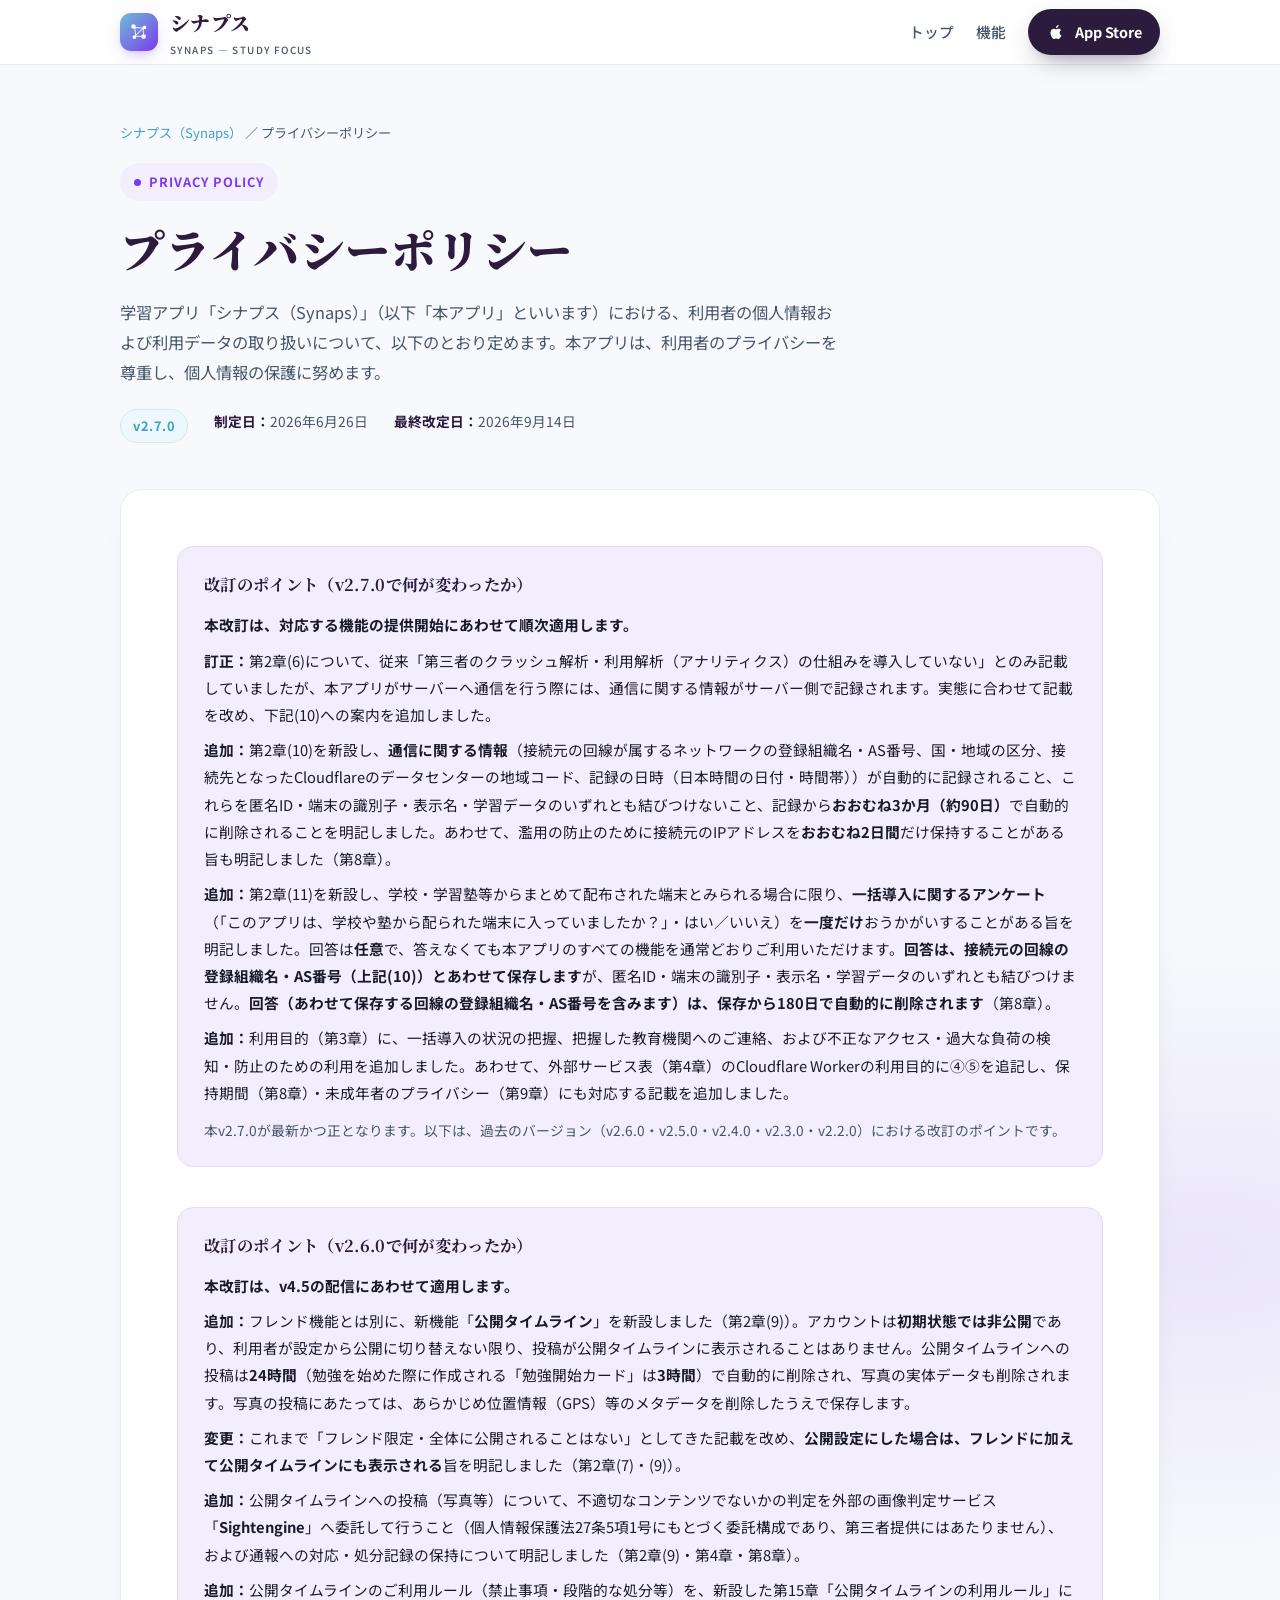
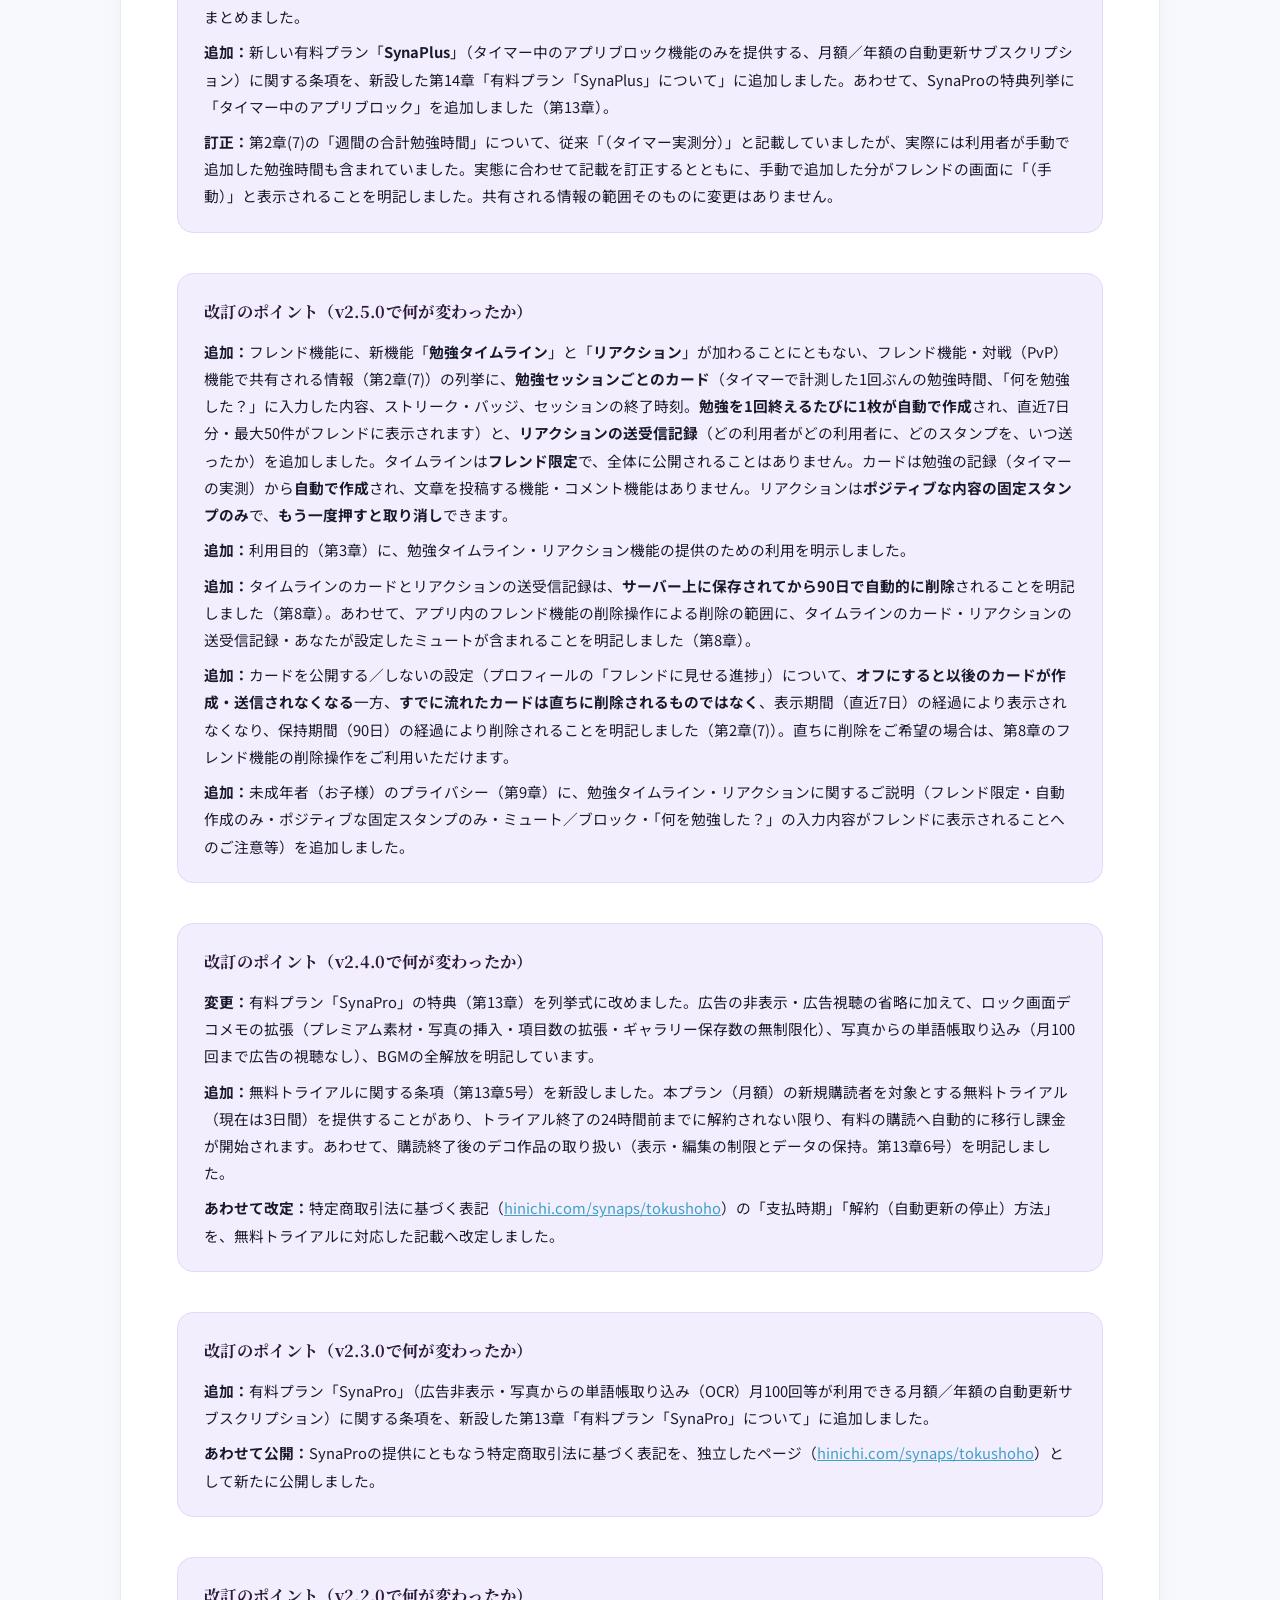
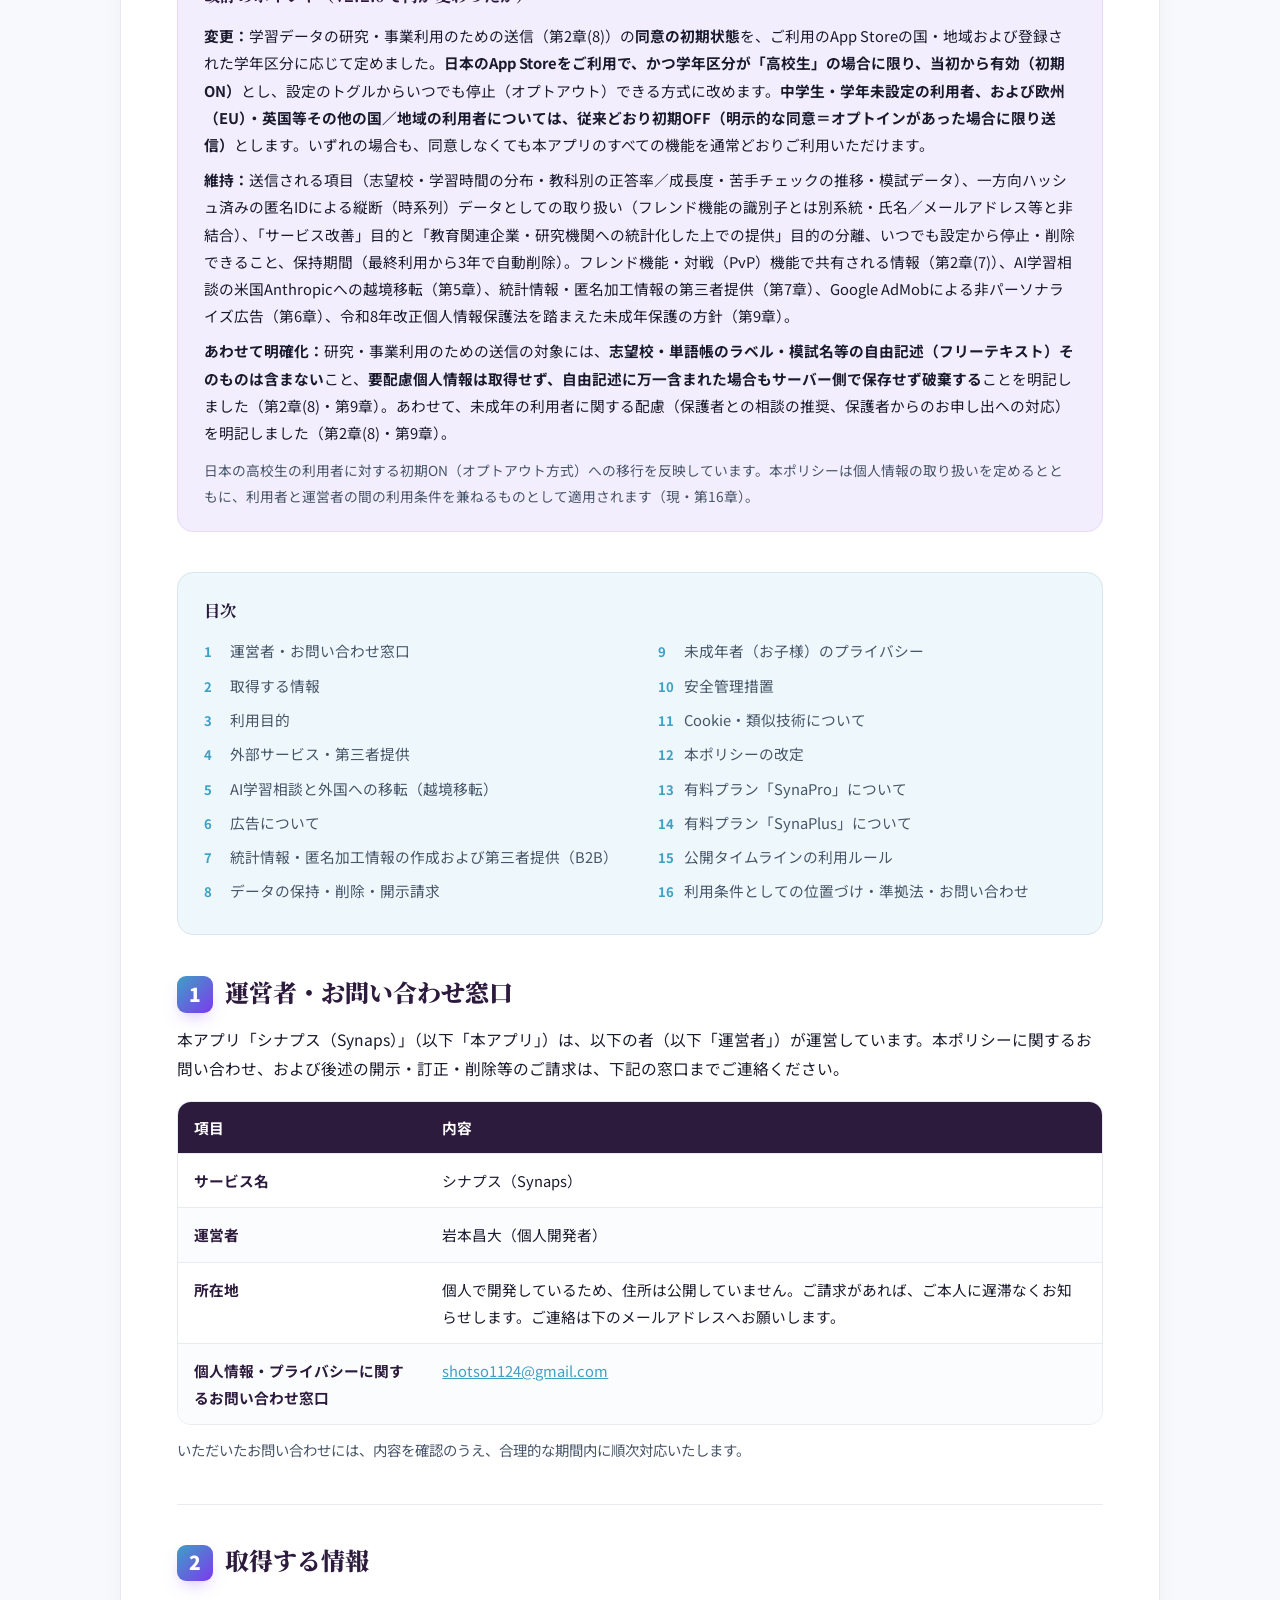
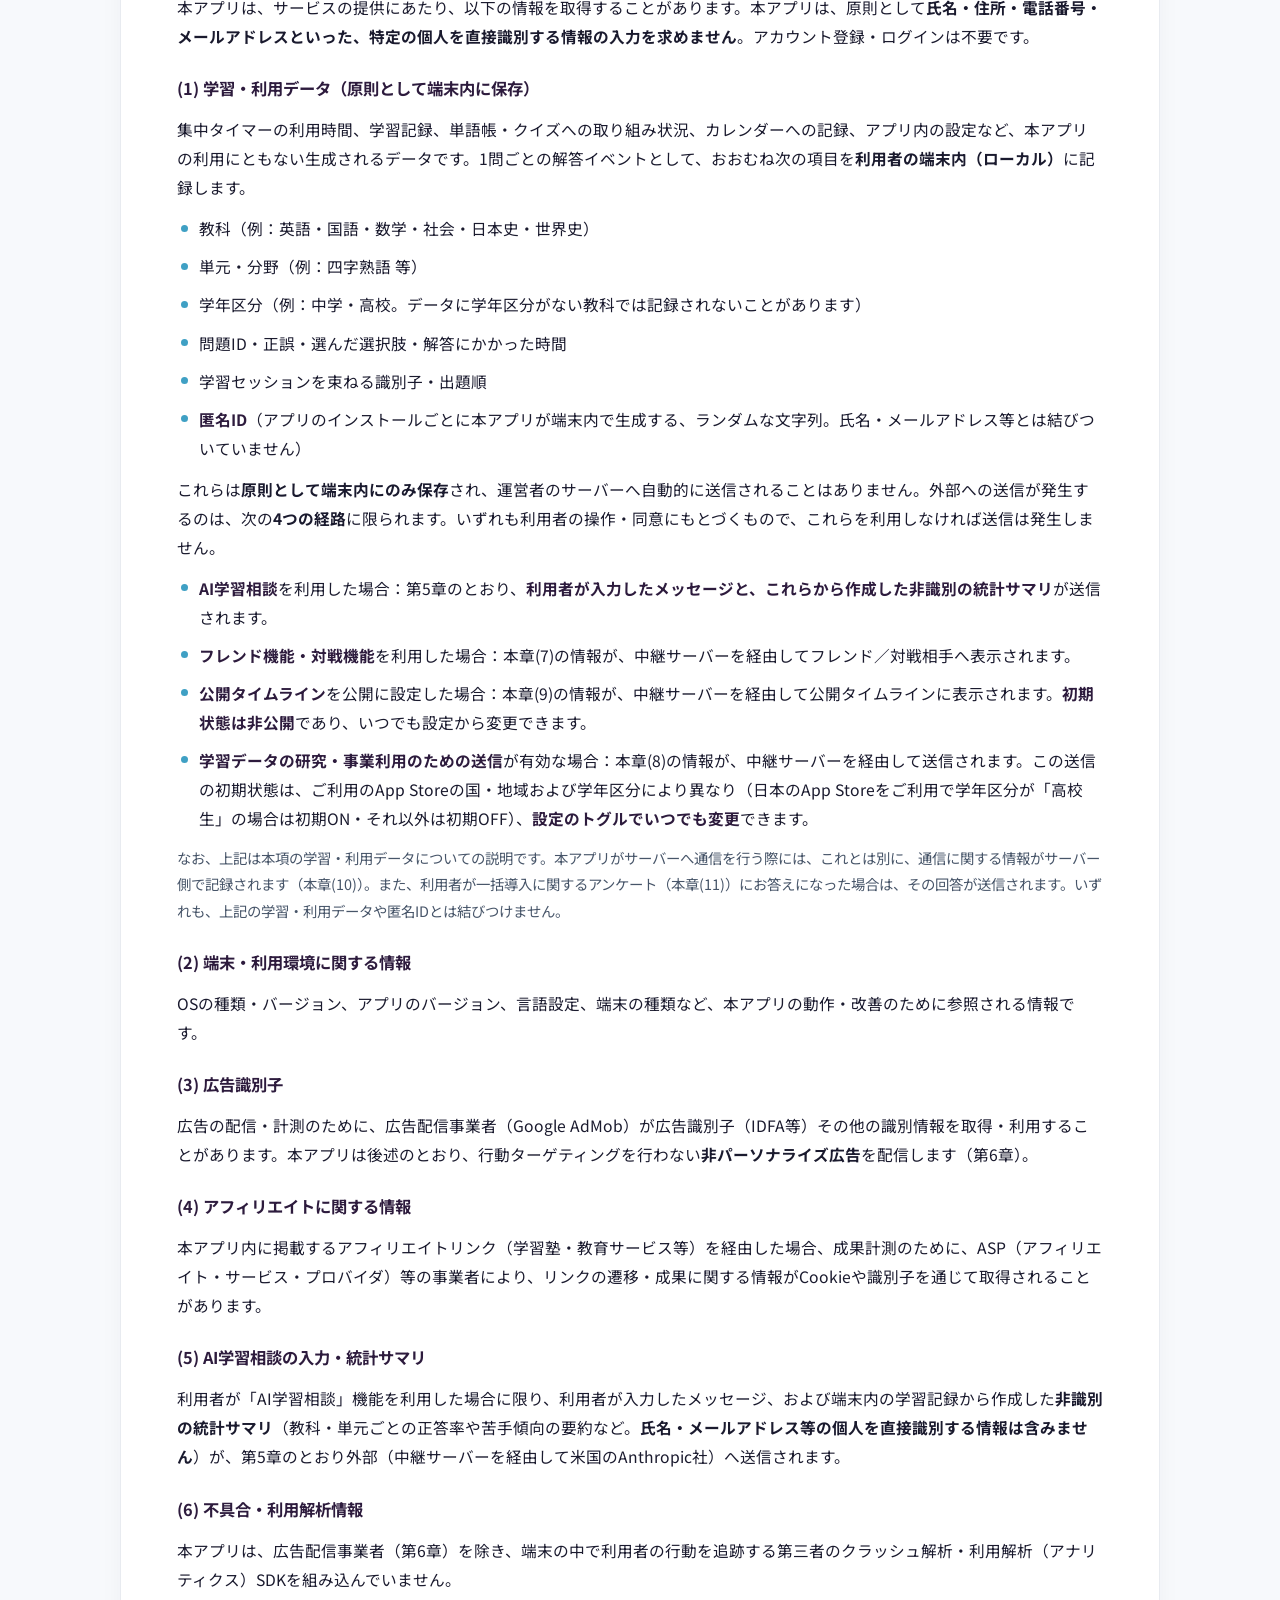
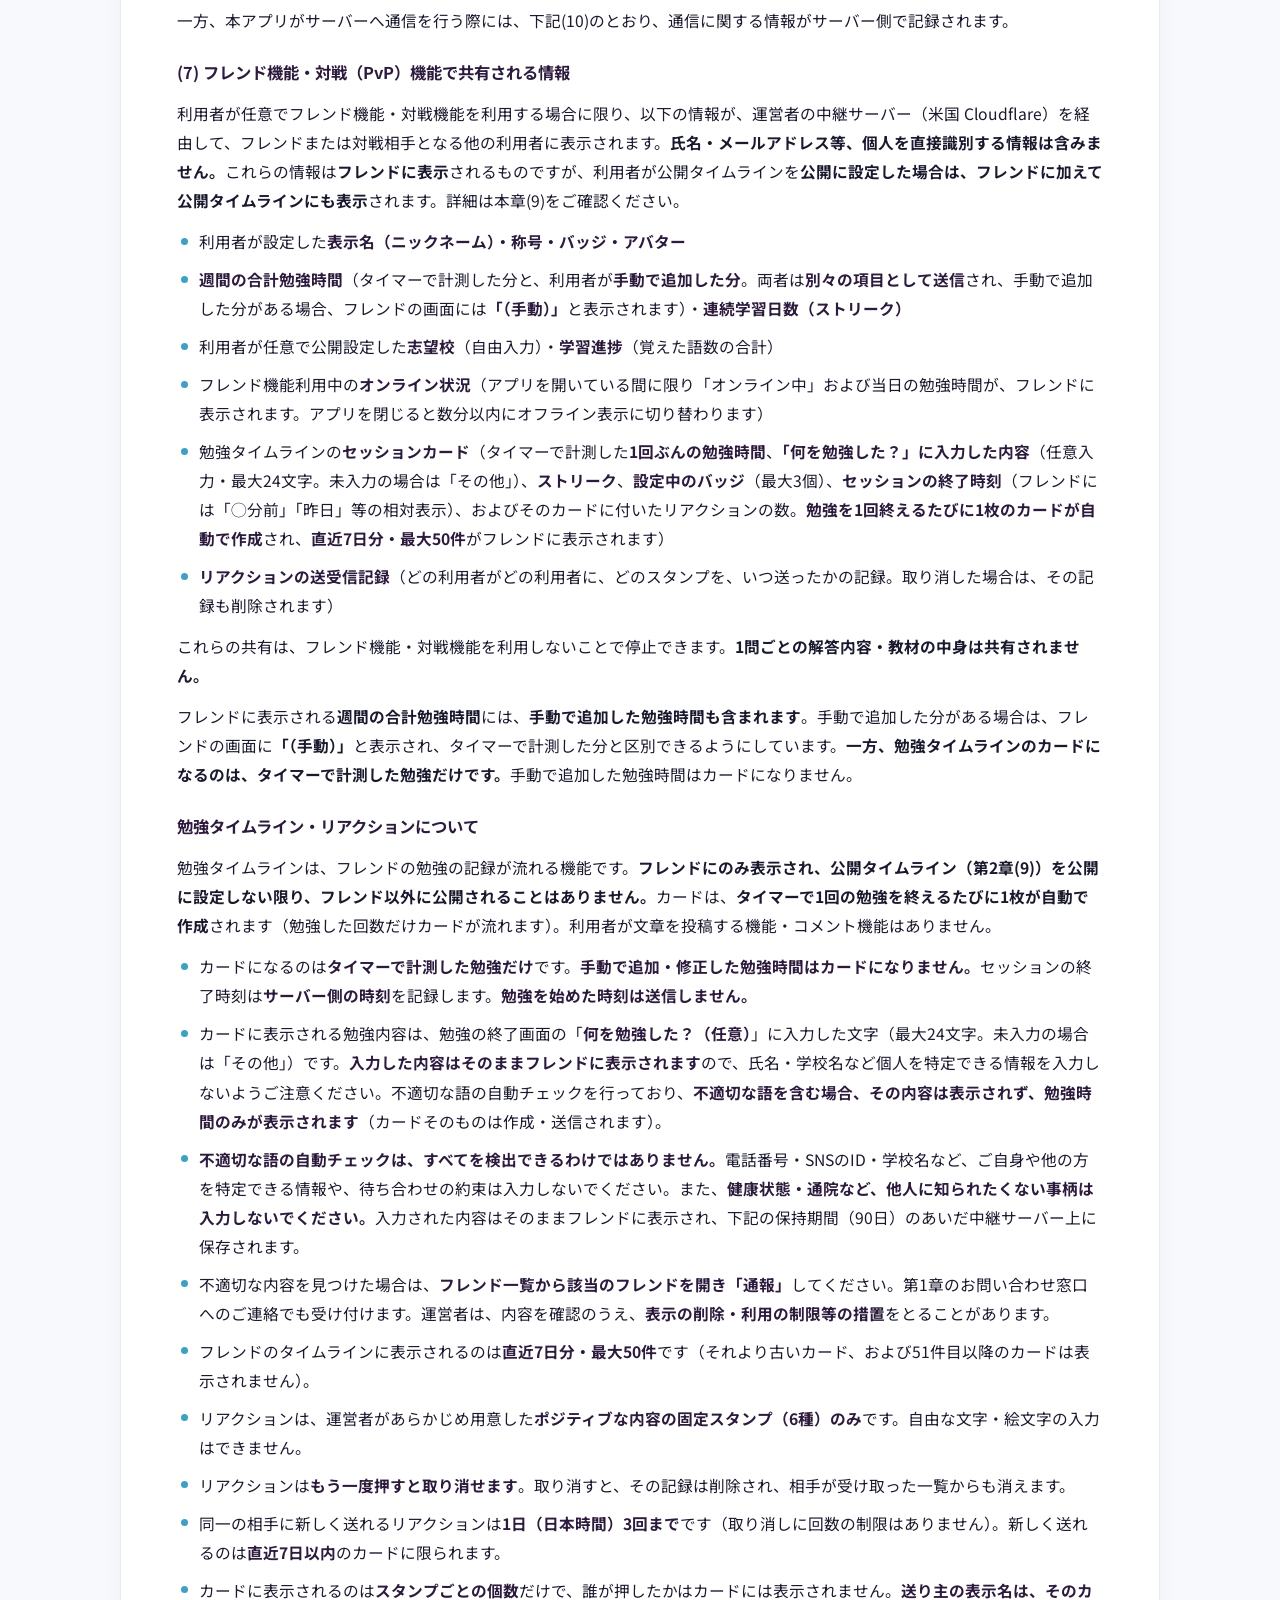
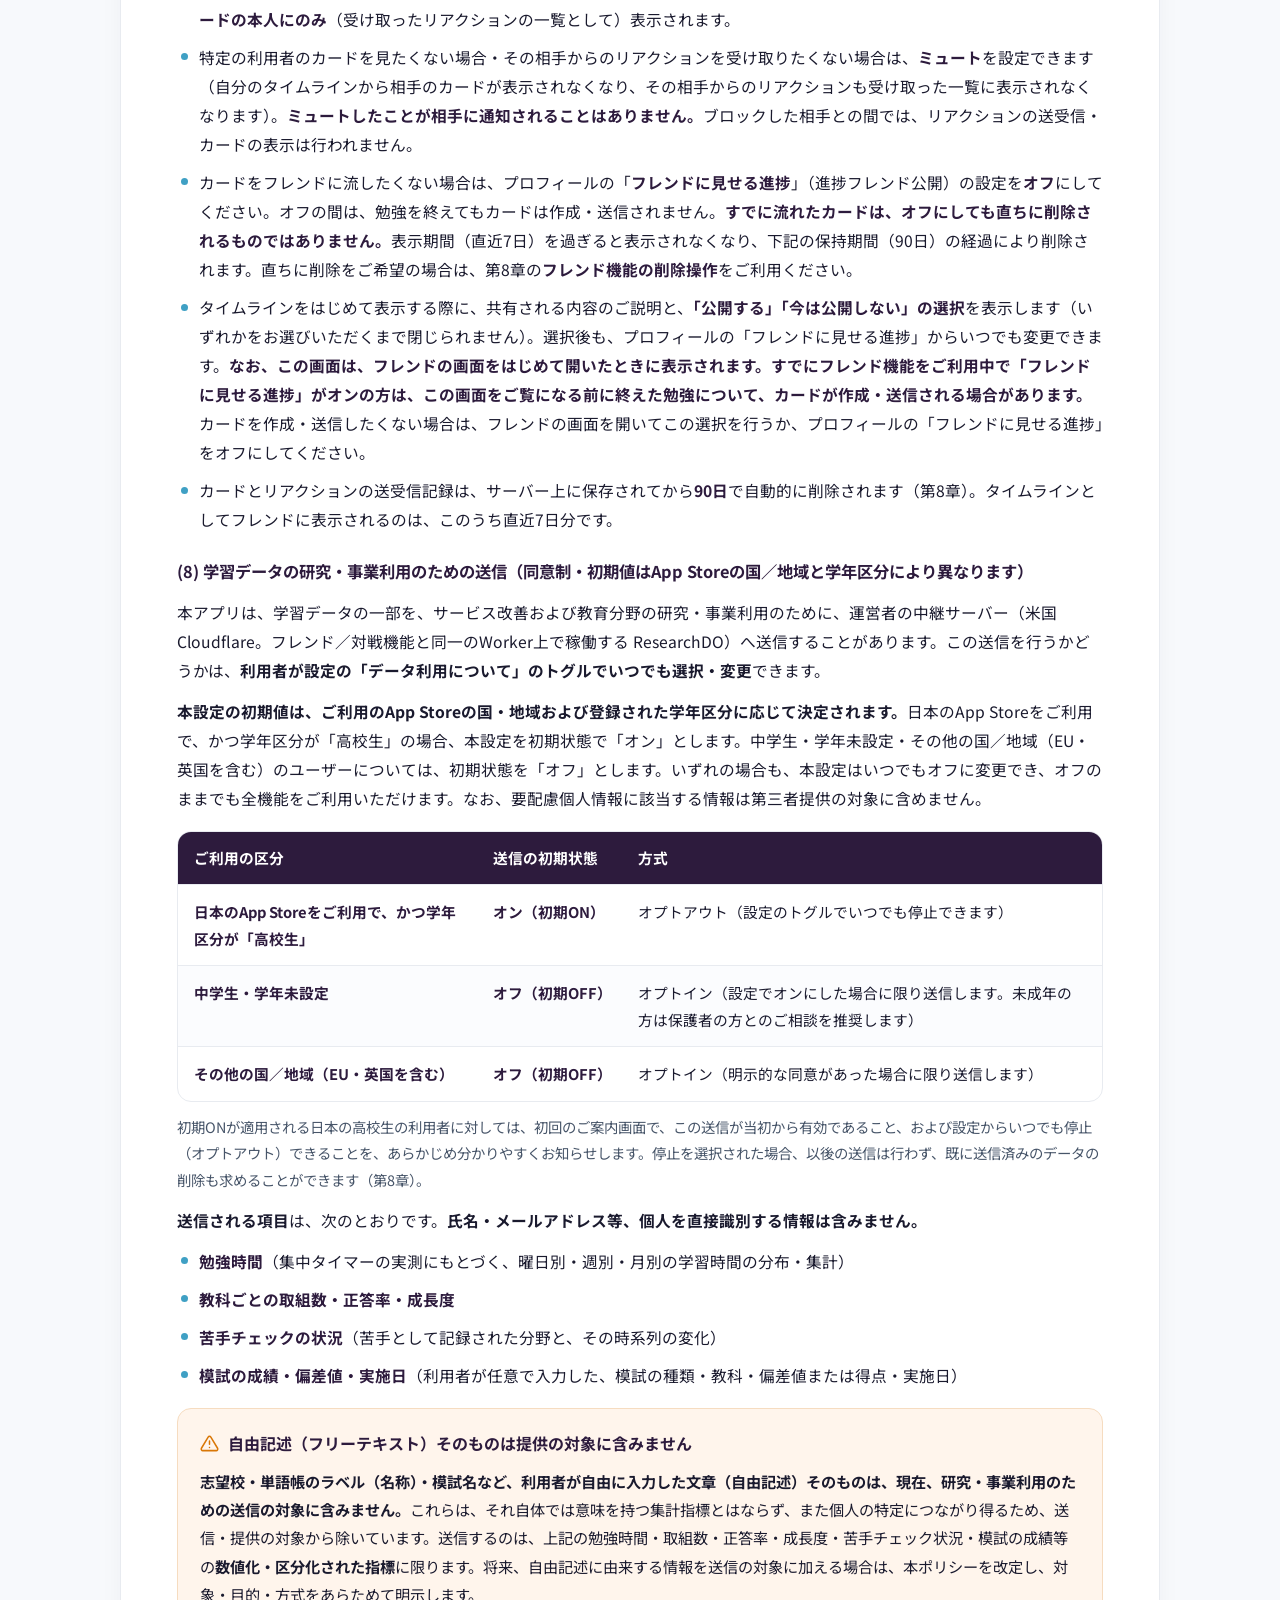
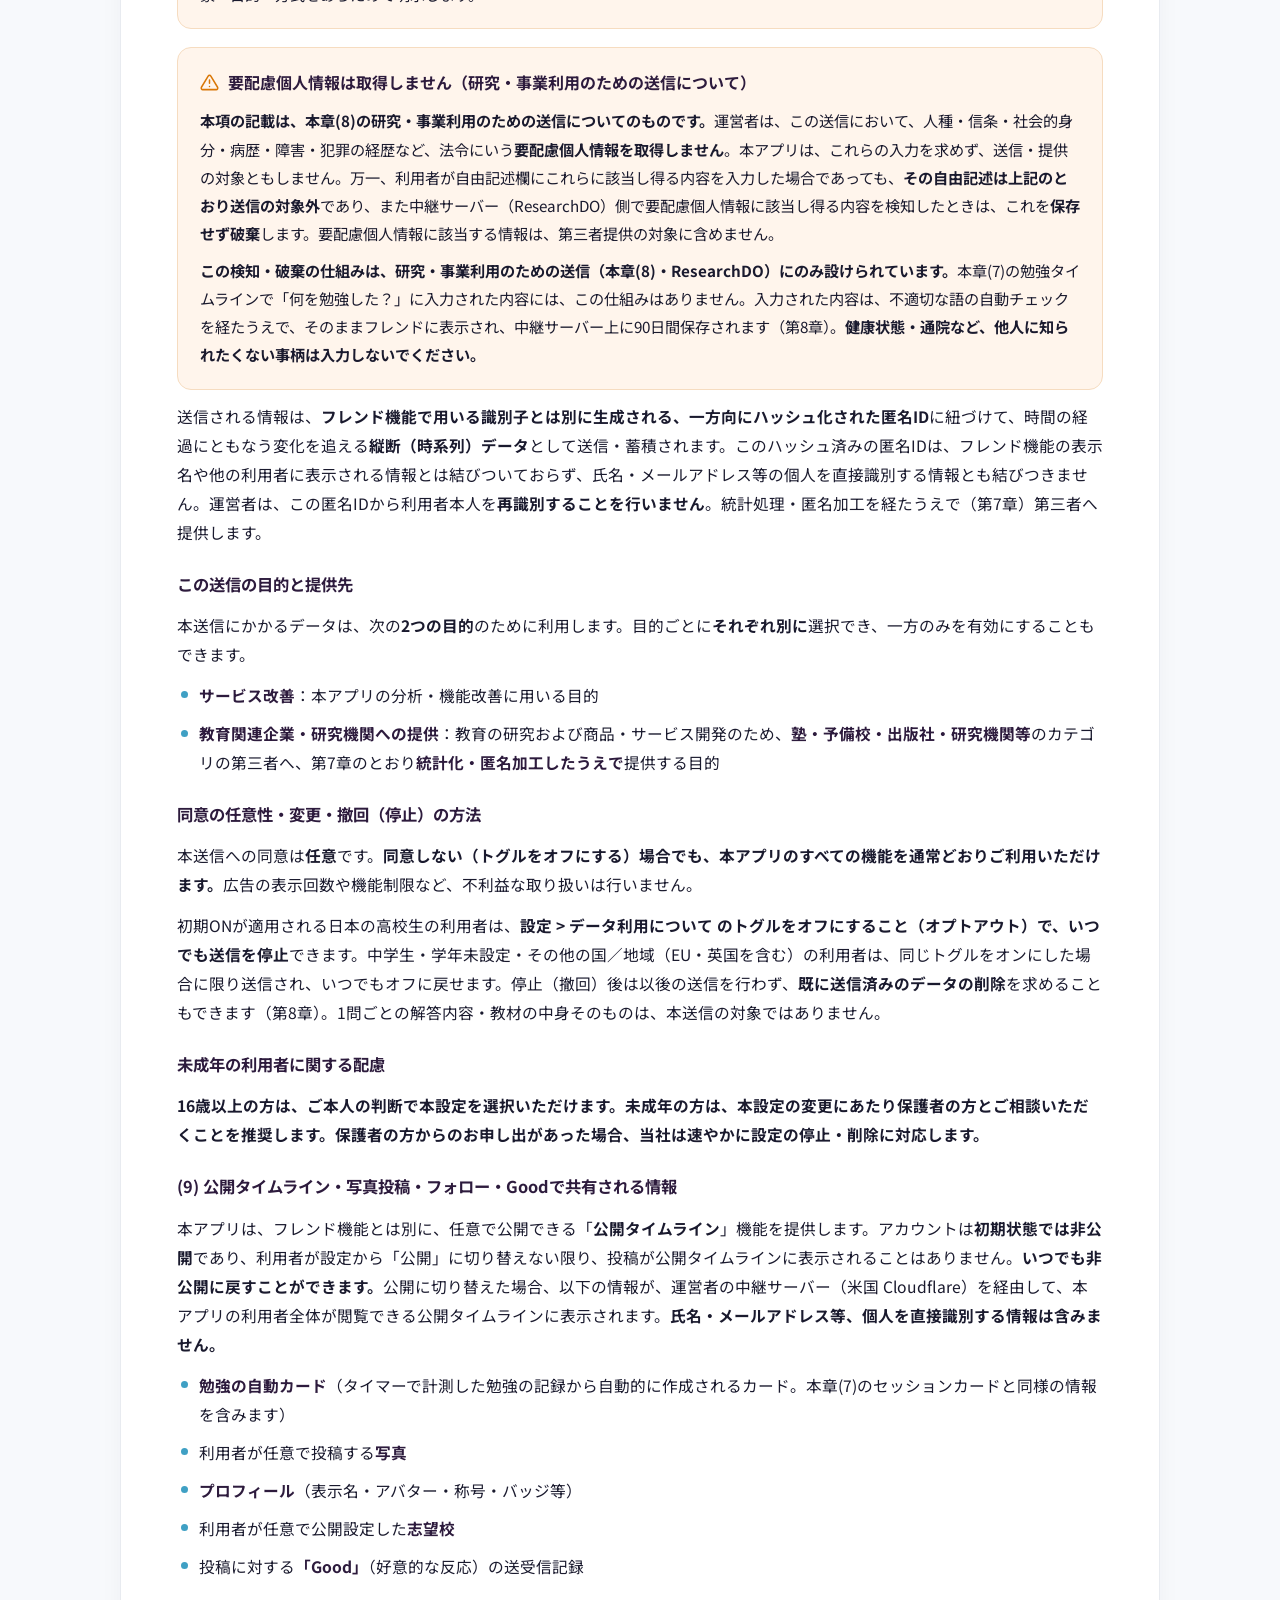
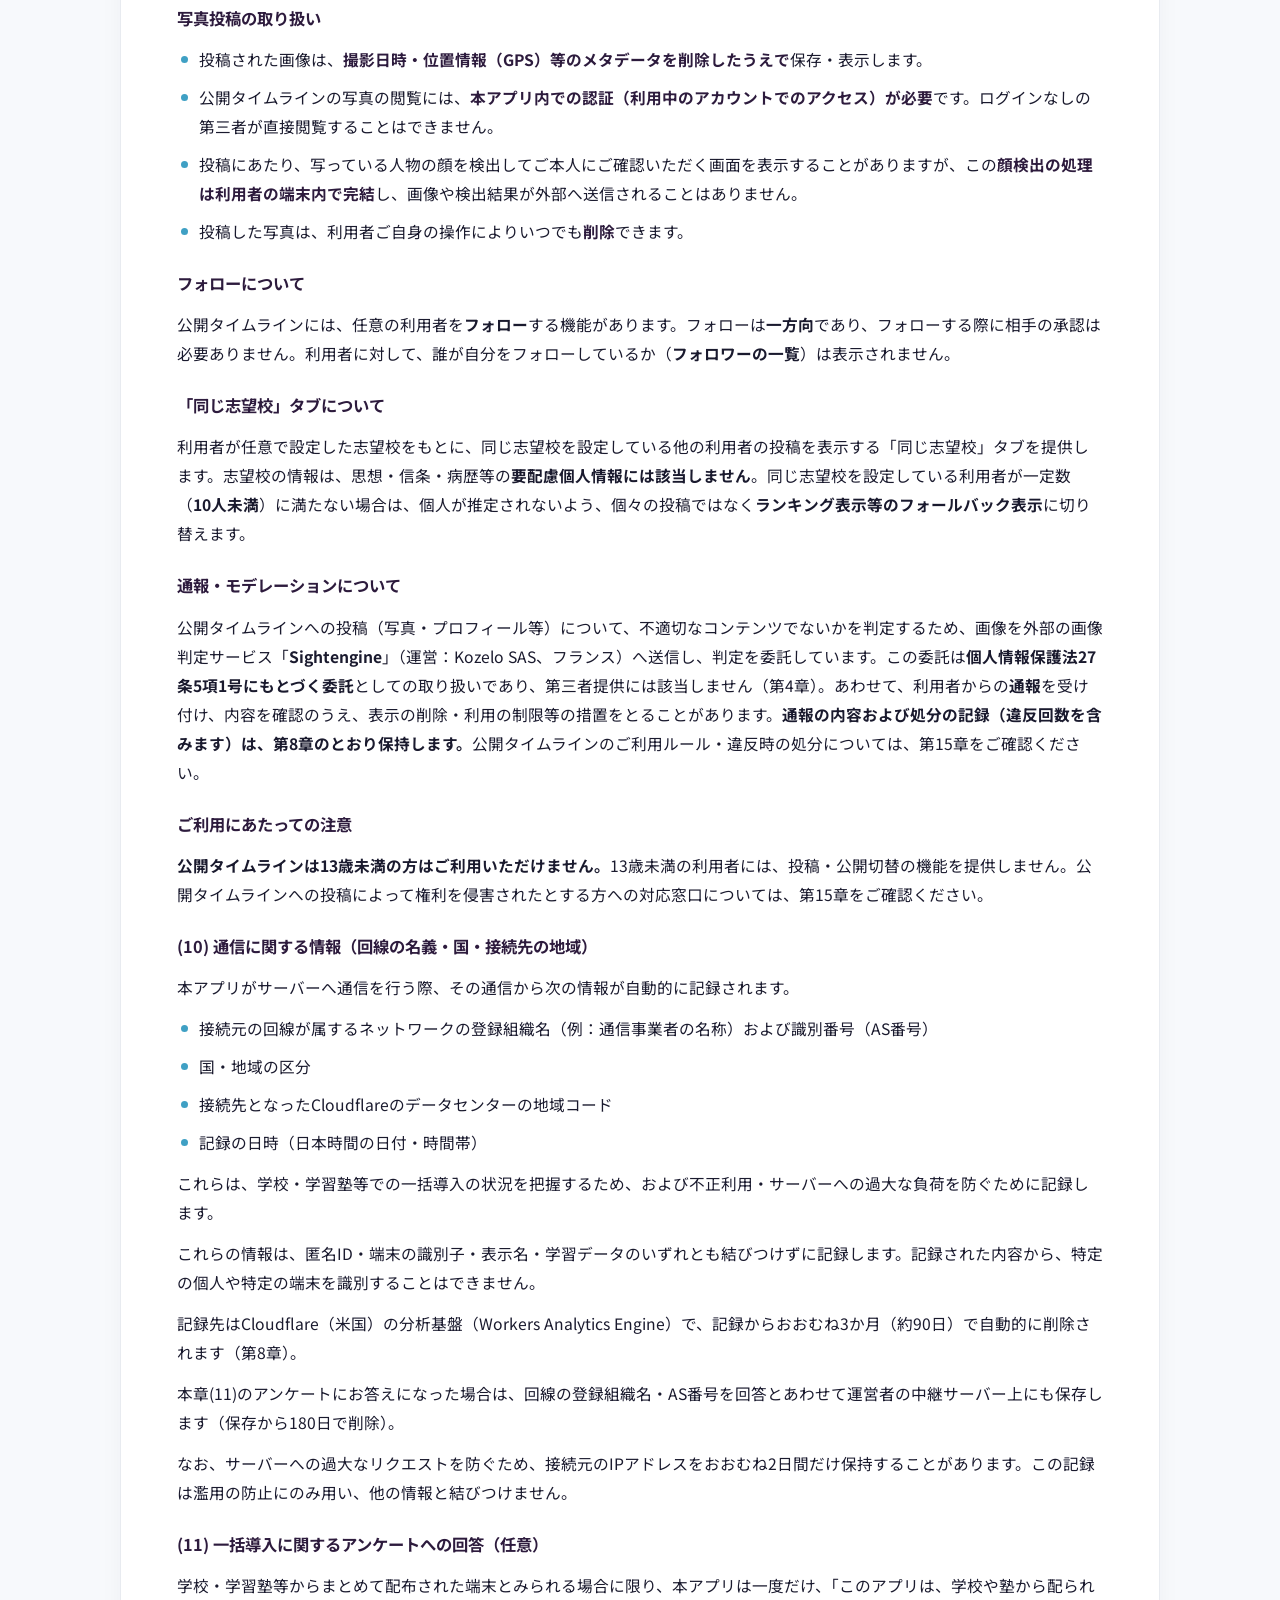
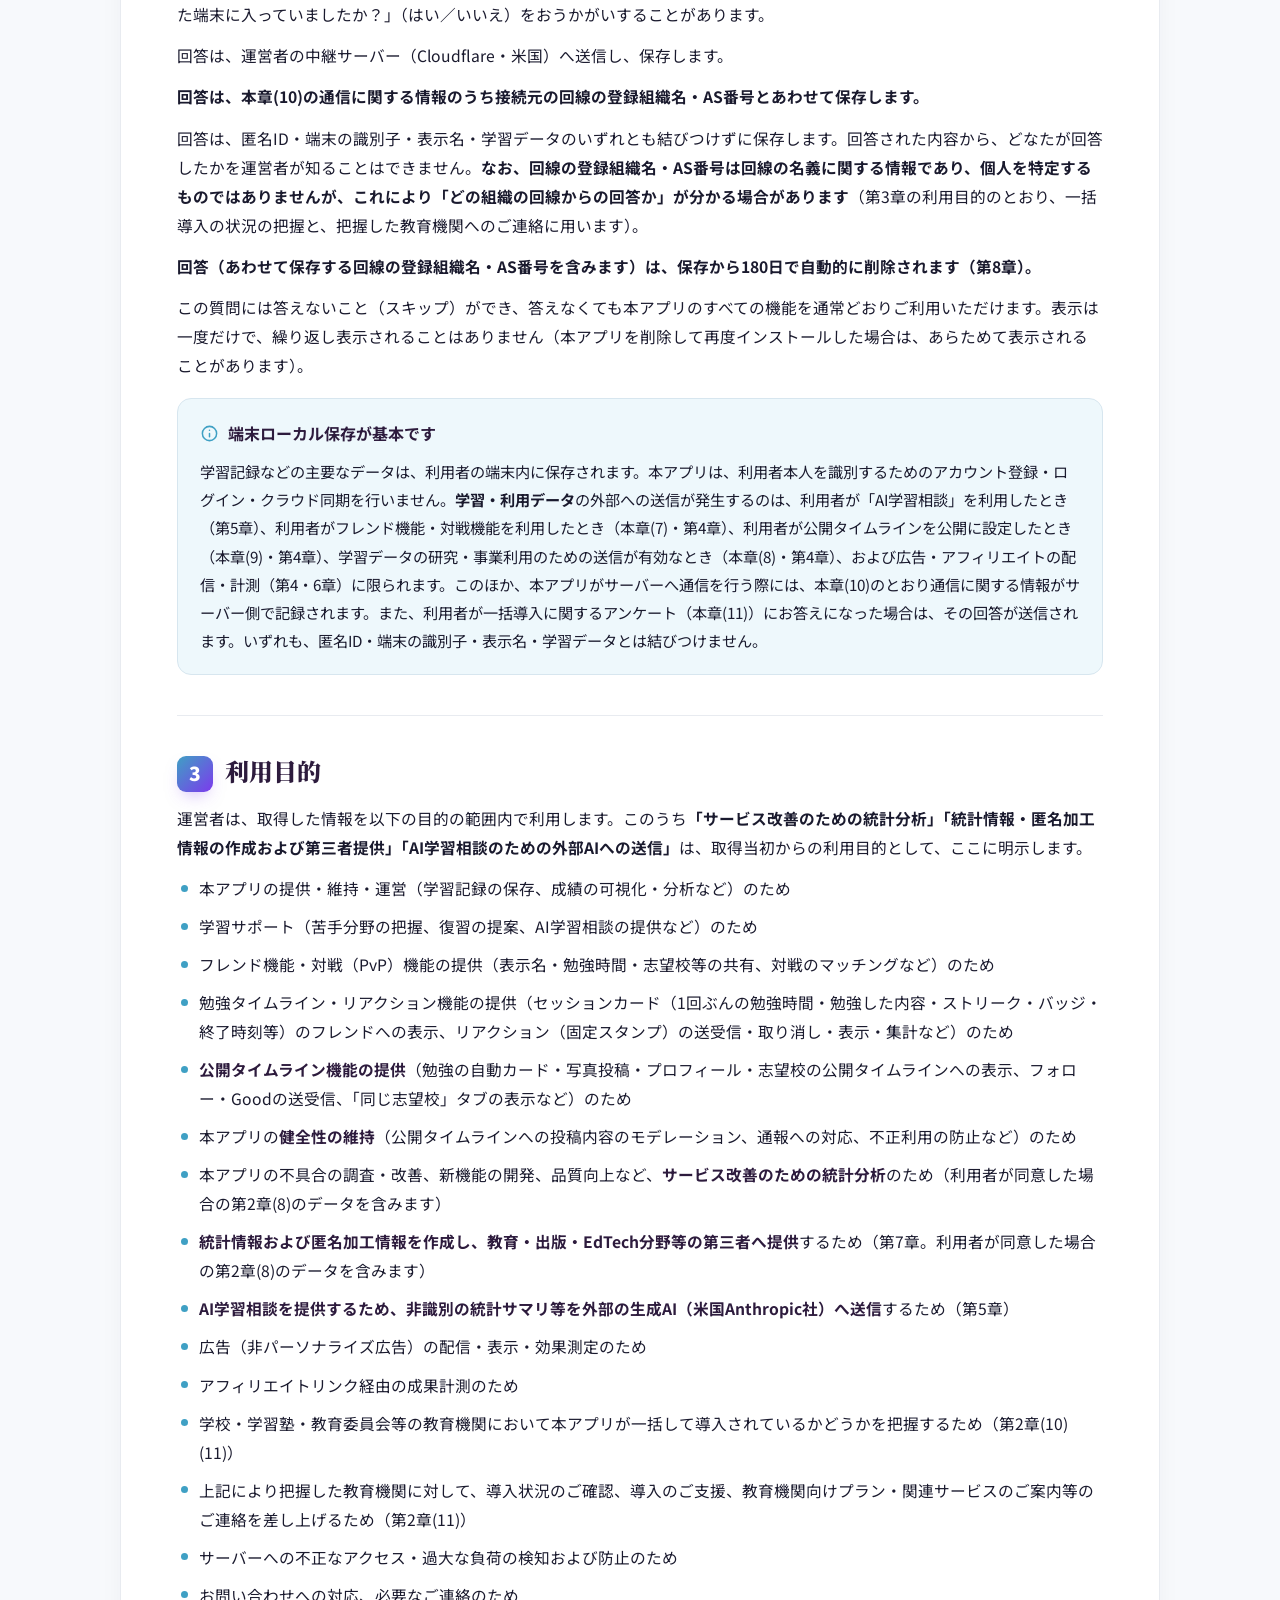
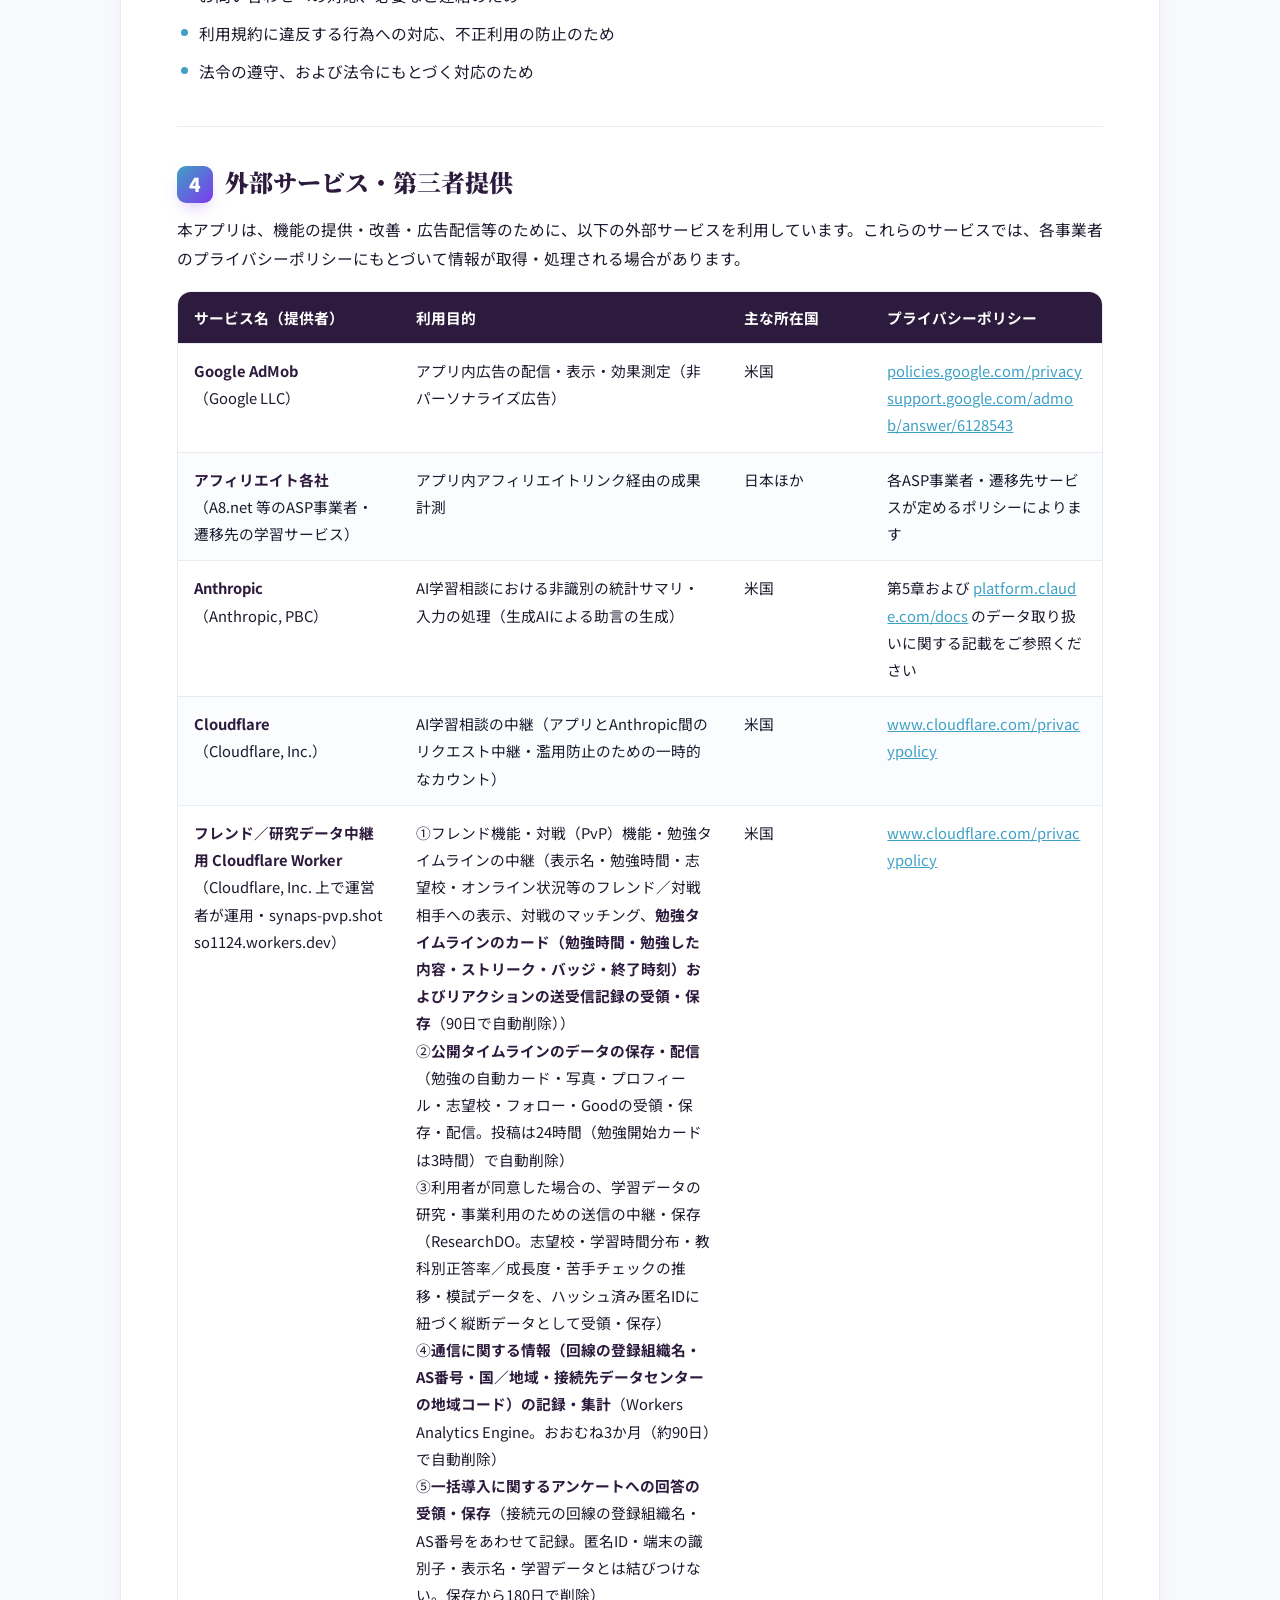
<file: synaps/privacy/index.html>
<!DOCTYPE html>
<html lang="ja">
<head>
<meta charset="UTF-8">
<meta name="viewport" content="width=device-width, initial-scale=1.0">
<title>プライバシーポリシー｜シナプス（Synaps）</title>
<meta name="description" content="学習アプリ「シナプス（Synaps）」のプライバシーポリシー v2.7.0。端末内保存を基本とした学習データの取り扱い、フレンド機能・対戦（PvP）機能・勉強タイムライン／リアクションで共有される情報、公開タイムライン（写真投稿・フォロー・Good。初期状態は非公開、投稿は24時間／3時間で自動削除）で共有される情報、学習データの研究・事業利用のための送信（日本のApp Storeを利用する高校生は初期ON・オプトアウト方式／それ以外は同意制）、AI学習相談（米国Anthropicへの越境移転）、Google AdMobによる非パーソナライズ広告、統計情報・匿名加工情報の第三者提供、未成年の利用者への配慮、データの開示・削除請求、有料プラン「SynaPro」「SynaPlus」の条項についてご案内します。">
<meta name="theme-color" content="#2D1B3D">
<meta name="robots" content="index, follow">
<link rel="canonical" href="https://hinichi.com/synaps/privacy/">

<!-- OGP -->
<meta property="og:type" content="article">
<meta property="og:title" content="プライバシーポリシー｜シナプス（Synaps）">
<meta property="og:description" content="学習アプリ「シナプス（Synaps）」のプライバシーポリシー v2.7.0。端末内保存・フレンド機能／対戦・勉強タイムライン／リアクション・公開タイムライン（写真投稿・フォロー・Good）・研究/事業利用のための送信（日本の高校生は初期ON・オプトアウト方式）・AI学習相談（越境移転）・非パーソナライズ広告・未成年への配慮・有料プラン「SynaPro」「SynaPlus」の条項について。">
<meta property="og:url" content="https://hinichi.com/synaps/privacy/">
<meta property="og:site_name" content="Synaps">
<meta name="twitter:card" content="summary">
<meta name="twitter:title" content="プライバシーポリシー｜シナプス（Synaps）">
<meta name="twitter:description" content="学習アプリ「シナプス（Synaps）」のプライバシーポリシー v2.7.0。">

<link rel="preconnect" href="https://fonts.googleapis.com">
<link rel="preconnect" href="https://fonts.gstatic.com" crossorigin>
<link href="https://fonts.googleapis.com/css2?family=Noto+Sans+JP:wght@400;500;700;900&family=Noto+Serif+JP:wght@600;700;900&display=swap" rel="stylesheet">
<style>
  /* ============================================================
     Synaps（シナプス）プライバシーポリシー
     hinichi.com トーン準拠（synaps/index.html と同一デザインシステム）：
     見出し濃色 #2D1B3D / 水色 #6FBCD8 / アクセント紫 #7C3AED /
     本文 #1a1a2e / 背景 白 / 見出し: Noto Serif JP / 本文: Noto Sans JP
     ============================================================ */
  :root {
    --bg: #ffffff;
    --ink: #1a1a2e;
    --ink-soft: #475569;
    --head: #2D1B3D;
    --cyan: #6FBCD8;
    --cyan-deep: #3FA0C4;
    --violet: #7C3AED;
    --violet-soft: #f3eefe;
    --cyan-soft: #eef8fc;
    --line: #e8ebf0;
    --serif: 'Noto Serif JP', 'Hiragino Mincho ProN', serif;
    --sans: 'Noto Sans JP', -apple-system, BlinkMacSystemFont, 'Hiragino Kaku Gothic ProN', sans-serif;
  }

  * { box-sizing: border-box; margin: 0; padding: 0; }
  html { -webkit-font-smoothing: antialiased; text-rendering: optimizeLegibility; scroll-behavior: smooth; }
  body {
    font-family: var(--sans);
    color: var(--ink);
    line-height: 1.85;
    background:
      radial-gradient(900px 520px at 10% -8%, rgba(111,188,216,0.14), transparent 60%),
      radial-gradient(900px 520px at 94% 4%, rgba(124,58,237,0.10), transparent 60%),
      #f7f9fc;
  }
  a { color: var(--cyan-deep); }
  a:hover { color: var(--violet); }
  img { max-width: 100%; display: block; }

  .wrap { max-width: 1080px; margin: 0 auto; padding: 0 20px; }

  /* ---------- ヘッダー ---------- */
  header.site {
    position: sticky; top: 0; z-index: 50;
    background: rgba(255,255,255,0.86);
    backdrop-filter: saturate(160%) blur(10px);
    -webkit-backdrop-filter: saturate(160%) blur(10px);
    border-bottom: 1px solid var(--line);
  }
  .site-inner { display: flex; align-items: center; justify-content: space-between; height: 64px; }
  .brand { display: flex; align-items: center; gap: 12px; text-decoration: none; }
  .brand .mark {
    width: 38px; height: 38px; border-radius: 11px; flex: 0 0 auto;
    background: linear-gradient(135deg, var(--cyan) 0%, var(--violet) 100%);
    display: grid; place-items: center;
    box-shadow: 0 6px 16px -6px rgba(124,58,237,0.55);
  }
  .brand .mark svg { width: 22px; height: 22px; }
  .brand .name { font-family: var(--serif); font-weight: 900; font-size: 1.25rem; color: var(--head); letter-spacing: .02em; }
  .brand .name small { display: block; font-family: var(--sans); font-weight: 500; font-size: .62rem; color: var(--ink-soft); letter-spacing: .14em; }
  .nav { display: flex; align-items: center; gap: 22px; }
  .nav a.link { text-decoration: none; font-size: .92rem; font-weight: 500; color: var(--ink-soft); }
  .nav a.link:hover { color: var(--head); }
  .btn-store {
    display: inline-flex; align-items: center; gap: 9px;
    background: var(--head); color: #fff; text-decoration: none;
    padding: 10px 18px; border-radius: 999px; font-weight: 700; font-size: .9rem;
    box-shadow: 0 10px 24px -10px rgba(45,27,61,0.6);
    transition: transform .15s ease, box-shadow .15s ease;
  }
  .btn-store:hover { transform: translateY(-2px); box-shadow: 0 16px 30px -12px rgba(45,27,61,0.7); color: #fff; }
  .btn-store svg { width: 20px; height: 20px; }
  @media (max-width: 720px){ .nav a.link { display: none; } }

  /* ---------- ページヘッダー ---------- */
  .page-head { padding: 56px 0 28px; }
  .crumb { font-size: .82rem; color: var(--ink-soft); margin-bottom: 18px; }
  .crumb a { text-decoration: none; }
  .crumb a:hover { text-decoration: underline; }
  .eyebrow {
    display: inline-flex; align-items: center; gap: 8px;
    font-size: .8rem; font-weight: 700; letter-spacing: .08em;
    color: var(--violet); background: var(--violet-soft);
    padding: 7px 14px; border-radius: 999px; margin-bottom: 18px;
  }
  .eyebrow .dot { width: 7px; height: 7px; border-radius: 50%; background: var(--violet); }
  h1.page-title {
    font-family: var(--serif); font-weight: 900; color: var(--head);
    font-size: clamp(1.9rem, 4.4vw, 2.8rem); line-height: 1.34; letter-spacing: .01em;
  }
  .page-lead { margin-top: 18px; font-size: 1.02rem; color: var(--ink-soft); max-width: 44em; }
  .meta-dates {
    margin-top: 22px; display: flex; gap: 26px; flex-wrap: wrap;
    font-size: .86rem; color: var(--ink-soft);
  }
  .meta-dates b { color: var(--head); }
  .ver-badge {
    display: inline-flex; align-items: center; gap: 7px;
    font-size: .8rem; font-weight: 700; letter-spacing: .04em;
    color: var(--cyan-deep); background: var(--cyan-soft); border: 1px solid #d7e6ef;
    padding: 4px 12px; border-radius: 999px;
  }

  /* ---------- 本文カード ---------- */
  .doc { padding: 18px 0 40px; }
  .doc-card {
    background: #fff; border: 1px solid var(--line); border-radius: 22px;
    padding: clamp(28px, 5vw, 56px);
    box-shadow: 0 18px 40px -28px rgba(45,27,61,0.22);
  }

  /* 目次 */
  .toc {
    background: var(--cyan-soft); border: 1px solid #d7e6ef; border-radius: 16px;
    padding: 22px 26px; margin-bottom: 40px;
  }
  .toc h2 {
    font-family: var(--serif); font-weight: 700; font-size: 1.02rem; color: var(--head);
    margin-bottom: 12px; letter-spacing: .02em;
  }
  .toc ol { list-style: none; counter-reset: toc; columns: 2; column-gap: 36px; }
  @media (max-width: 640px){ .toc ol { columns: 1; } }
  .toc li { counter-increment: toc; margin-bottom: 7px; break-inside: avoid; }
  .toc li a {
    text-decoration: none; font-size: .92rem; color: var(--ink-soft);
    display: flex; gap: 9px; align-items: baseline;
  }
  .toc li a::before {
    content: counter(toc); color: var(--cyan-deep); font-weight: 700; font-size: .82rem;
    min-width: 1.3em;
  }
  .toc li a:hover { color: var(--head); }

  /* 改訂ポイント枠 */
  .revnote {
    background: var(--violet-soft); border: 1px solid #e4d8fb; border-radius: 16px;
    padding: 22px 26px; margin-bottom: 40px;
  }
  .revnote h2 {
    font-family: var(--serif); font-weight: 700; font-size: 1.02rem; color: var(--head);
    margin-bottom: 12px; letter-spacing: .02em;
  }
  .revnote p { font-size: .92rem; color: var(--ink); margin-top: 8px; }
  .revnote p.note { color: var(--ink-soft); font-size: .86rem; margin-top: 12px; }

  /* 見出し・本文 */
  section.sec { scroll-margin-top: 84px; }
  section.sec + section.sec { margin-top: 40px; padding-top: 38px; border-top: 1px solid var(--line); }
  .sec h2 {
    font-family: var(--serif); font-weight: 900; color: var(--head);
    font-size: clamp(1.2rem, 2.6vw, 1.5rem); line-height: 1.45;
    display: flex; gap: 12px; align-items: baseline;
  }
  .sec h2 .no {
    flex: 0 0 auto; font-size: .8em; color: #fff; background: linear-gradient(135deg, var(--cyan-deep), var(--violet));
    width: 1.9em; height: 1.9em; border-radius: 9px; display: inline-grid; place-items: center;
    box-shadow: 0 8px 18px -8px rgba(124,58,237,0.5); font-family: var(--sans);
  }
  .sec h3 {
    font-family: var(--sans); font-weight: 700; color: var(--head);
    font-size: 1.02rem; margin-top: 22px;
  }
  .sec p { margin-top: 12px; color: var(--ink); font-size: .98rem; }
  .sec p.note { color: var(--ink-soft); font-size: .9rem; }
  .sec ul { margin: 12px 0 0; padding-left: 0; list-style: none; }
  .sec ul li {
    position: relative; padding-left: 22px; margin-top: 9px; color: var(--ink); font-size: .98rem;
  }
  .sec ul li::before {
    content: ""; position: absolute; left: 4px; top: .68em;
    width: 7px; height: 7px; border-radius: 50%; background: var(--cyan-deep);
  }
  .sec ul li b { color: var(--head); }
  .sec ol { margin: 12px 0 0; padding-left: 1.5em; }
  .sec ol li { margin-top: 9px; color: var(--ink); font-size: .98rem; }
  .sec ol li b { color: var(--head); }

  /* 表 */
  .tbl-wrap { margin-top: 18px; overflow-x: auto; border: 1px solid var(--line); border-radius: 14px; }
  table { border-collapse: collapse; width: 100%; min-width: 520px; font-size: .92rem; }
  thead th {
    background: var(--head); color: #fff; text-align: left; font-weight: 700;
    padding: 12px 16px; white-space: nowrap;
  }
  tbody td { padding: 13px 16px; border-top: 1px solid var(--line); color: var(--ink); vertical-align: top; }
  tbody tr:nth-child(even) td { background: #fbfcfe; }
  tbody td b { color: var(--head); }
  tbody td a { word-break: break-all; }

  /* 強調ボックス */
  .callout {
    margin-top: 18px; border-radius: 14px; padding: 20px 22px;
    background: var(--violet-soft); border: 1px solid #e4d8fb;
  }
  .callout.cyan { background: var(--cyan-soft); border-color: #d7e6ef; }
  .callout.warn { background: #fff5ec; border-color: #f6dcc0; }
  .callout .ttl { font-weight: 700; color: var(--head); display: flex; align-items: center; gap: 9px; }
  .callout .ttl svg { width: 19px; height: 19px; flex: 0 0 auto; }
  .callout p { margin-top: 9px; font-size: .95rem; color: var(--ink); }

  /* お問い合わせ枠 */
  .contact-box {
    margin-top: 14px; background: #fbfcfe; border: 1px solid var(--line); border-radius: 14px;
    padding: 20px 22px; font-size: .96rem;
  }
  .contact-box dt { font-weight: 700; color: var(--head); margin-top: 10px; }
  .contact-box dt:first-child { margin-top: 0; }
  .contact-box dd { color: var(--ink); }

  /* フッター */
  footer.site { padding: 44px 0 60px; border-top: 1px solid var(--line); background: #fff; margin-top: 56px; }
  .foot-inner { display: flex; justify-content: space-between; align-items: flex-start; gap: 28px; flex-wrap: wrap; }
  .foot-brand .name { font-family: var(--serif); font-weight: 900; color: var(--head); font-size: 1.1rem; }
  .foot-brand p { margin-top: 8px; font-size: .85rem; color: var(--ink-soft); max-width: 26em; }
  .foot-links { display: flex; flex-direction: column; gap: 10px; }
  .foot-links a { font-size: .9rem; color: var(--ink-soft); text-decoration: none; }
  .foot-links a:hover { color: var(--head); text-decoration: underline; }
  .copy { margin-top: 30px; font-size: .8rem; color: #9aa3b2; }
</style>
</head>
<body>

<!-- ============ ヘッダー ============ -->
<header class="site">
  <div class="wrap site-inner">
    <a class="brand" href="/synaps/">
      <span class="mark" aria-hidden="true">
        <svg viewBox="0 0 24 24" fill="none" xmlns="http://www.w3.org/2000/svg">
          <circle cx="6" cy="6" r="2.4" fill="#fff"/>
          <circle cx="18" cy="7" r="2.0" fill="#fff"/>
          <circle cx="7" cy="17.5" r="2.0" fill="#fff"/>
          <circle cx="17" cy="17" r="2.6" fill="#fff"/>
          <path d="M7.6 7.2 16.2 7.6 M7.4 7.8 8.4 15.4 M9 16.6 15 16.8 M8.2 16 16 8.4 M16.6 9 16.9 15" stroke="#fff" stroke-width="1.1" stroke-linecap="round" opacity=".85"/>
        </svg>
      </span>
      <span class="name">シナプス<small>SYNAPS — STUDY FOCUS</small></span>
    </a>
    <nav class="nav">
      <a class="link" href="/synaps/">トップ</a>
      <a class="link" href="/synaps/#features">機能</a>
      <a class="btn-store" href="https://apps.apple.com/jp/app/id6756655880" target="_blank" rel="noopener">
        <svg viewBox="0 0 24 24" fill="currentColor"><path d="M16.36 12.78c-.02-2.05 1.67-3.03 1.75-3.08-.95-1.4-2.44-1.59-2.97-1.61-1.26-.13-2.46.74-3.1.74-.64 0-1.63-.72-2.68-.7-1.38.02-2.65.8-3.36 2.04-1.43 2.49-.37 6.17 1.03 8.19.68.99 1.49 2.1 2.55 2.06 1.02-.04 1.41-.66 2.65-.66 1.23 0 1.59.66 2.68.64 1.11-.02 1.81-1 2.49-2 .78-1.15 1.1-2.27 1.12-2.33-.02-.01-2.15-.83-2.17-3.28zM14.3 6.1c.56-.68.94-1.62.84-2.56-.81.03-1.79.54-2.37 1.22-.52.6-.98 1.56-.86 2.48.9.07 1.83-.46 2.39-1.14z"/></svg>
        App Store
      </a>
    </nav>
  </div>
</header>

<!-- ============ ページヘッダー ============ -->
<section class="page-head">
  <div class="wrap">
    <div class="crumb"><a href="/synaps/">シナプス（Synaps）</a> ／ プライバシーポリシー</div>
    <span class="eyebrow"><span class="dot"></span>PRIVACY POLICY</span>
    <h1 class="page-title">プライバシーポリシー</h1>
    <p class="page-lead">
      学習アプリ「シナプス（Synaps）」（以下「本アプリ」といいます）における、利用者の個人情報および利用データの取り扱いについて、以下のとおり定めます。本アプリは、利用者のプライバシーを尊重し、個人情報の保護に努めます。
    </p>
    <div class="meta-dates">
      <span class="ver-badge">v2.7.0</span>
      <span><b>制定日：</b>2026年6月26日</span>
      <span><b>最終改定日：</b>2026年9月14日</span>
    </div>
  </div>
</section>

<!-- ============ 本文 ============ -->
<section class="doc">
  <div class="wrap">
    <div class="doc-card">

      <!-- 改訂のポイント -->
      <div class="revnote">
        <h2>改訂のポイント（v2.7.0で何が変わったか）</h2>
        <p><b>本改訂は、対応する機能の提供開始にあわせて順次適用します。</b></p>
        <p><b>訂正：</b>第2章(6)について、従来「第三者のクラッシュ解析・利用解析（アナリティクス）の仕組みを導入していない」とのみ記載していましたが、本アプリがサーバーへ通信を行う際には、通信に関する情報がサーバー側で記録されます。実態に合わせて記載を改め、下記(10)への案内を追加しました。</p>
        <p><b>追加：</b>第2章(10)を新設し、<b>通信に関する情報</b>（接続元の回線が属するネットワークの登録組織名・AS番号、国・地域の区分、接続先となったCloudflareのデータセンターの地域コード、記録の日時（日本時間の日付・時間帯））が自動的に記録されること、これらを匿名ID・端末の識別子・表示名・学習データのいずれとも結びつけないこと、記録から<b>おおむね3か月（約90日）</b>で自動的に削除されることを明記しました。あわせて、濫用の防止のために接続元のIPアドレスを<b>おおむね2日間</b>だけ保持することがある旨も明記しました（第8章）。</p>
        <p><b>追加：</b>第2章(11)を新設し、学校・学習塾等からまとめて配布された端末とみられる場合に限り、<b>一括導入に関するアンケート</b>（「このアプリは、学校や塾から配られた端末に入っていましたか？」・はい／いいえ）を<b>一度だけ</b>おうかがいすることがある旨を明記しました。回答は<b>任意</b>で、答えなくても本アプリのすべての機能を通常どおりご利用いただけます。<b>回答は、接続元の回線の登録組織名・AS番号（上記(10)）とあわせて保存します</b>が、匿名ID・端末の識別子・表示名・学習データのいずれとも結びつけません。<b>回答（あわせて保存する回線の登録組織名・AS番号を含みます）は、保存から180日で自動的に削除されます</b>（第8章）。</p>
        <p><b>追加：</b>利用目的（第3章）に、一括導入の状況の把握、把握した教育機関へのご連絡、および不正なアクセス・過大な負荷の検知・防止のための利用を追加しました。あわせて、外部サービス表（第4章）のCloudflare Workerの利用目的に④⑤を追記し、保持期間（第8章）・未成年者のプライバシー（第9章）にも対応する記載を追加しました。</p>
        <p class="note">本v2.7.0が最新かつ正となります。以下は、過去のバージョン（v2.6.0・v2.5.0・v2.4.0・v2.3.0・v2.2.0）における改訂のポイントです。</p>
      </div>

      <!-- 改訂のポイント（旧版） -->
      <div class="revnote">
        <h2>改訂のポイント（v2.6.0で何が変わったか）</h2>
        <p><b>本改訂は、v4.5の配信にあわせて適用します。</b></p>
        <p><b>追加：</b>フレンド機能とは別に、新機能「<b>公開タイムライン</b>」を新設しました（第2章(9)）。アカウントは<b>初期状態では非公開</b>であり、利用者が設定から公開に切り替えない限り、投稿が公開タイムラインに表示されることはありません。公開タイムラインへの投稿は<b>24時間</b>（勉強を始めた際に作成される「勉強開始カード」は<b>3時間</b>）で自動的に削除され、写真の実体データも削除されます。写真の投稿にあたっては、あらかじめ位置情報（GPS）等のメタデータを削除したうえで保存します。</p>
        <p><b>変更：</b>これまで「フレンド限定・全体に公開されることはない」としてきた記載を改め、<b>公開設定にした場合は、フレンドに加えて公開タイムラインにも表示される</b>旨を明記しました（第2章(7)・(9)）。</p>
        <p><b>追加：</b>公開タイムラインへの投稿（写真等）について、不適切なコンテンツでないかの判定を外部の画像判定サービス「<b>Sightengine</b>」へ委託して行うこと（個人情報保護法27条5項1号にもとづく委託構成であり、第三者提供にはあたりません）、および通報への対応・処分記録の保持について明記しました（第2章(9)・第4章・第8章）。</p>
        <p><b>追加：</b>公開タイムラインのご利用ルール（禁止事項・段階的な処分等）を、新設した第15章「公開タイムラインの利用ルール」にまとめました。</p>
        <p><b>追加：</b>新しい有料プラン「<b>SynaPlus</b>」（タイマー中のアプリブロック機能のみを提供する、月額／年額の自動更新サブスクリプション）に関する条項を、新設した第14章「有料プラン「SynaPlus」について」に追加しました。あわせて、SynaProの特典列挙に「タイマー中のアプリブロック」を追加しました（第13章）。</p>
        <p><b>訂正：</b>第2章(7)の「週間の合計勉強時間」について、従来「（タイマー実測分）」と記載していましたが、実際には利用者が手動で追加した勉強時間も含まれていました。実態に合わせて記載を訂正するとともに、手動で追加した分がフレンドの画面に「（手動）」と表示されることを明記しました。共有される情報の範囲そのものに変更はありません。</p>
      </div>

      <!-- 改訂のポイント（旧版） -->
      <div class="revnote">
        <h2>改訂のポイント（v2.5.0で何が変わったか）</h2>
        <p><b>追加：</b>フレンド機能に、新機能「<b>勉強タイムライン</b>」と「<b>リアクション</b>」が加わることにともない、フレンド機能・対戦（PvP）機能で共有される情報（第2章(7)）の列挙に、<b>勉強セッションごとのカード</b>（タイマーで計測した1回ぶんの勉強時間、「何を勉強した？」に入力した内容、ストリーク・バッジ、セッションの終了時刻。<b>勉強を1回終えるたびに1枚が自動で作成</b>され、直近7日分・最大50件がフレンドに表示されます）と、<b>リアクションの送受信記録</b>（どの利用者がどの利用者に、どのスタンプを、いつ送ったか）を追加しました。タイムラインは<b>フレンド限定</b>で、全体に公開されることはありません。カードは勉強の記録（タイマーの実測）から<b>自動で作成</b>され、文章を投稿する機能・コメント機能はありません。リアクションは<b>ポジティブな内容の固定スタンプのみ</b>で、<b>もう一度押すと取り消し</b>できます。</p>
        <p><b>追加：</b>利用目的（第3章）に、勉強タイムライン・リアクション機能の提供のための利用を明示しました。</p>
        <p><b>追加：</b>タイムラインのカードとリアクションの送受信記録は、<b>サーバー上に保存されてから90日で自動的に削除</b>されることを明記しました（第8章）。あわせて、アプリ内のフレンド機能の削除操作による削除の範囲に、タイムラインのカード・リアクションの送受信記録・あなたが設定したミュートが含まれることを明記しました（第8章）。</p>
        <p><b>追加：</b>カードを公開する／しないの設定（プロフィールの「フレンドに見せる進捗」）について、<b>オフにすると以後のカードが作成・送信されなくなる</b>一方、<b>すでに流れたカードは直ちに削除されるものではなく</b>、表示期間（直近7日）の経過により表示されなくなり、保持期間（90日）の経過により削除されることを明記しました（第2章(7)）。直ちに削除をご希望の場合は、第8章のフレンド機能の削除操作をご利用いただけます。</p>
        <p><b>追加：</b>未成年者（お子様）のプライバシー（第9章）に、勉強タイムライン・リアクションに関するご説明（フレンド限定・自動作成のみ・ポジティブな固定スタンプのみ・ミュート／ブロック・「何を勉強した？」の入力内容がフレンドに表示されることへのご注意等）を追加しました。</p>
      </div>

      <!-- 改訂のポイント（旧版） -->
      <div class="revnote">
        <h2>改訂のポイント（v2.4.0で何が変わったか）</h2>
        <p><b>変更：</b>有料プラン「SynaPro」の特典（第13章）を列挙式に改めました。広告の非表示・広告視聴の省略に加えて、ロック画面デコメモの拡張（プレミアム素材・写真の挿入・項目数の拡張・ギャラリー保存数の無制限化）、写真からの単語帳取り込み（月100回まで広告の視聴なし）、BGMの全解放を明記しています。</p>
        <p><b>追加：</b>無料トライアルに関する条項（第13章5号）を新設しました。本プラン（月額）の新規購読者を対象とする無料トライアル（現在は3日間）を提供することがあり、トライアル終了の24時間前までに解約されない限り、有料の購読へ自動的に移行し課金が開始されます。あわせて、購読終了後のデコ作品の取り扱い（表示・編集の制限とデータの保持。第13章6号）を明記しました。</p>
        <p><b>あわせて改定：</b>特定商取引法に基づく表記（<a href="/synaps/tokushoho/">hinichi.com/synaps/tokushoho</a>）の「支払時期」「解約（自動更新の停止）方法」を、無料トライアルに対応した記載へ改定しました。</p>
      </div>

      <!-- 改訂のポイント（旧版） -->
      <div class="revnote">
        <h2>改訂のポイント（v2.3.0で何が変わったか）</h2>
        <p><b>追加：</b>有料プラン「SynaPro」（広告非表示・写真からの単語帳取り込み（OCR）月100回等が利用できる月額／年額の自動更新サブスクリプション）に関する条項を、新設した第13章「有料プラン「SynaPro」について」に追加しました。</p>
        <p><b>あわせて公開：</b>SynaProの提供にともなう特定商取引法に基づく表記を、独立したページ（<a href="/synaps/tokushoho/">hinichi.com/synaps/tokushoho</a>）として新たに公開しました。</p>
      </div>

      <!-- 改訂のポイント（旧版） -->
      <div class="revnote">
        <h2>改訂のポイント（v2.2.0で何が変わったか）</h2>
        <p><b>変更：</b>学習データの研究・事業利用のための送信（第2章(8)）の<b>同意の初期状態</b>を、ご利用のApp Storeの国・地域および登録された学年区分に応じて定めました。<b>日本のApp Storeをご利用で、かつ学年区分が「高校生」の場合に限り、当初から有効（初期ON）</b>とし、設定のトグルからいつでも停止（オプトアウト）できる方式に改めます。<b>中学生・学年未設定の利用者、および欧州（EU）・英国等その他の国／地域の利用者については、従来どおり初期OFF（明示的な同意＝オプトインがあった場合に限り送信）</b>とします。いずれの場合も、同意しなくても本アプリのすべての機能を通常どおりご利用いただけます。</p>
        <p><b>維持：</b>送信される項目（志望校・学習時間の分布・教科別の正答率／成長度・苦手チェックの推移・模試データ）、一方向ハッシュ済みの匿名IDによる縦断（時系列）データとしての取り扱い（フレンド機能の識別子とは別系統・氏名／メールアドレス等と非結合）、「サービス改善」目的と「教育関連企業・研究機関への統計化した上での提供」目的の分離、いつでも設定から停止・削除できること、保持期間（最終利用から3年で自動削除）。フレンド機能・対戦（PvP）機能で共有される情報（第2章(7)）、AI学習相談の米国Anthropicへの越境移転（第5章）、統計情報・匿名加工情報の第三者提供（第7章）、Google AdMobによる非パーソナライズ広告（第6章）、令和8年改正個人情報保護法を踏まえた未成年保護の方針（第9章）。</p>
        <p><b>あわせて明確化：</b>研究・事業利用のための送信の対象には、<b>志望校・単語帳のラベル・模試名等の自由記述（フリーテキスト）そのものは含まない</b>こと、<b>要配慮個人情報は取得せず、自由記述に万一含まれた場合もサーバー側で保存せず破棄する</b>ことを明記しました（第2章(8)・第9章）。あわせて、未成年の利用者に関する配慮（保護者との相談の推奨、保護者からのお申し出への対応）を明記しました（第2章(8)・第9章）。</p>
        <p class="note">日本の高校生の利用者に対する初期ON（オプトアウト方式）への移行を反映しています。本ポリシーは個人情報の取り扱いを定めるとともに、利用者と運営者の間の利用条件を兼ねるものとして適用されます（現・第16章）。</p>
      </div>

      <!-- 目次 -->
      <nav class="toc" aria-label="目次">
        <h2>目次</h2>
        <ol>
          <li><a href="#operator">運営者・お問い合わせ窓口</a></li>
          <li><a href="#collect">取得する情報</a></li>
          <li><a href="#purpose">利用目的</a></li>
          <li><a href="#third-party">外部サービス・第三者提供</a></li>
          <li><a href="#ai">AI学習相談と外国への移転（越境移転）</a></li>
          <li><a href="#ads">広告について</a></li>
          <li><a href="#b2b">統計情報・匿名加工情報の作成および第三者提供（B2B）</a></li>
          <li><a href="#retention">データの保持・削除・開示請求</a></li>
          <li><a href="#children">未成年者（お子様）のプライバシー</a></li>
          <li><a href="#security">安全管理措置</a></li>
          <li><a href="#cookie">Cookie・類似技術について</a></li>
          <li><a href="#revision">本ポリシーの改定</a></li>
          <li><a href="#synapro">有料プラン「SynaPro」について</a></li>
          <li><a href="#synaplus">有料プラン「SynaPlus」について</a></li>
          <li><a href="#timeline-rules">公開タイムラインの利用ルール</a></li>
          <li><a href="#law">利用条件としての位置づけ・準拠法・お問い合わせ</a></li>
        </ol>
      </nav>

      <!-- 1 運営者 -->
      <section class="sec" id="operator">
        <h2><span class="no">1</span>運営者・お問い合わせ窓口</h2>
        <p>本アプリ「シナプス（Synaps）」（以下「本アプリ」）は、以下の者（以下「運営者」）が運営しています。本ポリシーに関するお問い合わせ、および後述の開示・訂正・削除等のご請求は、下記の窓口までご連絡ください。</p>
        <div class="tbl-wrap">
          <table>
            <thead>
              <tr><th>項目</th><th>内容</th></tr>
            </thead>
            <tbody>
              <tr><td><b>サービス名</b></td><td>シナプス（Synaps）</td></tr>
              <tr><td><b>運営者</b></td><td>岩本昌大（個人開発者）</td></tr>
              <tr><td><b>所在地</b></td><td>個人で開発しているため、住所は公開していません。ご請求があれば、ご本人に遅滞なくお知らせします。ご連絡は下のメールアドレスへお願いします。</td></tr>
              <tr><td><b>個人情報・プライバシーに関するお問い合わせ窓口</b></td><td><a href="mailto:shotso1124@gmail.com">shotso1124@gmail.com</a></td></tr>
            </tbody>
          </table>
        </div>
        <p class="note">いただいたお問い合わせには、内容を確認のうえ、合理的な期間内に順次対応いたします。</p>
      </section>

      <!-- 2 取得する情報 -->
      <section class="sec" id="collect">
        <h2><span class="no">2</span>取得する情報</h2>
        <p>本アプリは、サービスの提供にあたり、以下の情報を取得することがあります。本アプリは、原則として<b>氏名・住所・電話番号・メールアドレスといった、特定の個人を直接識別する情報の入力を求めません</b>。アカウント登録・ログインは不要です。</p>

        <h3>(1) 学習・利用データ（原則として端末内に保存）</h3>
        <p>集中タイマーの利用時間、学習記録、単語帳・クイズへの取り組み状況、カレンダーへの記録、アプリ内の設定など、本アプリの利用にともない生成されるデータです。1問ごとの解答イベントとして、おおむね次の項目を<b>利用者の端末内（ローカル）</b>に記録します。</p>
        <ul>
          <li>教科（例：英語・国語・数学・社会・日本史・世界史）</li>
          <li>単元・分野（例：四字熟語 等）</li>
          <li>学年区分（例：中学・高校。データに学年区分がない教科では記録されないことがあります）</li>
          <li>問題ID・正誤・選んだ選択肢・解答にかかった時間</li>
          <li>学習セッションを束ねる識別子・出題順</li>
          <li><b>匿名ID</b>（アプリのインストールごとに本アプリが端末内で生成する、ランダムな文字列。氏名・メールアドレス等とは結びついていません）</li>
        </ul>
        <p>これらは<b>原則として端末内にのみ保存</b>され、運営者のサーバーへ自動的に送信されることはありません。外部への送信が発生するのは、次の<b>4つの経路</b>に限られます。いずれも利用者の操作・同意にもとづくもので、これらを利用しなければ送信は発生しません。</p>
        <ul>
          <li><b>AI学習相談</b>を利用した場合：第5章のとおり、<b>利用者が入力したメッセージと、これらから作成した非識別の統計サマリ</b>が送信されます。</li>
          <li><b>フレンド機能・対戦機能</b>を利用した場合：本章(7)の情報が、中継サーバーを経由してフレンド／対戦相手へ表示されます。</li>
          <li><b>公開タイムライン</b>を公開に設定した場合：本章(9)の情報が、中継サーバーを経由して公開タイムラインに表示されます。<b>初期状態は非公開</b>であり、いつでも設定から変更できます。</li>
          <li><b>学習データの研究・事業利用のための送信</b>が有効な場合：本章(8)の情報が、中継サーバーを経由して送信されます。この送信の初期状態は、ご利用のApp Storeの国・地域および学年区分により異なり（日本のApp Storeをご利用で学年区分が「高校生」の場合は初期ON・それ以外は初期OFF）、<b>設定のトグルでいつでも変更</b>できます。</li>
        </ul>
        <p class="note">なお、上記は本項の学習・利用データについての説明です。本アプリがサーバーへ通信を行う際には、これとは別に、通信に関する情報がサーバー側で記録されます（本章(10)）。また、利用者が一括導入に関するアンケート（本章(11)）にお答えになった場合は、その回答が送信されます。いずれも、上記の学習・利用データや匿名IDとは結びつけません。</p>

        <h3>(2) 端末・利用環境に関する情報</h3>
        <p>OSの種類・バージョン、アプリのバージョン、言語設定、端末の種類など、本アプリの動作・改善のために参照される情報です。</p>

        <h3>(3) 広告識別子</h3>
        <p>広告の配信・計測のために、広告配信事業者（Google AdMob）が広告識別子（IDFA等）その他の識別情報を取得・利用することがあります。本アプリは後述のとおり、行動ターゲティングを行わない<b>非パーソナライズ広告</b>を配信します（第6章）。</p>

        <h3>(4) アフィリエイトに関する情報</h3>
        <p>本アプリ内に掲載するアフィリエイトリンク（学習塾・教育サービス等）を経由した場合、成果計測のために、ASP（アフィリエイト・サービス・プロバイダ）等の事業者により、リンクの遷移・成果に関する情報がCookieや識別子を通じて取得されることがあります。</p>

        <h3>(5) AI学習相談の入力・統計サマリ</h3>
        <p>利用者が「AI学習相談」機能を利用した場合に限り、利用者が入力したメッセージ、および端末内の学習記録から作成した<b>非識別の統計サマリ</b>（教科・単元ごとの正答率や苦手傾向の要約など。<b>氏名・メールアドレス等の個人を直接識別する情報は含みません</b>）が、第5章のとおり外部（中継サーバーを経由して米国のAnthropic社）へ送信されます。</p>

        <h3>(6) 不具合・利用解析情報</h3>
        <p>本アプリは、広告配信事業者（第6章）を除き、端末の中で利用者の行動を追跡する第三者のクラッシュ解析・利用解析（アナリティクス）SDKを組み込んでいません。</p>
        <p>一方、本アプリがサーバーへ通信を行う際には、下記(10)のとおり、通信に関する情報がサーバー側で記録されます。</p>

        <h3>(7) フレンド機能・対戦（PvP）機能で共有される情報</h3>
        <p>利用者が任意でフレンド機能・対戦機能を利用する場合に限り、以下の情報が、運営者の中継サーバー（米国 Cloudflare）を経由して、フレンドまたは対戦相手となる他の利用者に表示されます。<b>氏名・メールアドレス等、個人を直接識別する情報は含みません。</b>これらの情報は<b>フレンドに表示</b>されるものですが、利用者が公開タイムラインを<b>公開に設定した場合は、フレンドに加えて公開タイムラインにも表示</b>されます。詳細は本章(9)をご確認ください。</p>
        <ul>
          <li>利用者が設定した<b>表示名（ニックネーム）・称号・バッジ・アバター</b></li>
          <li><b>週間の合計勉強時間</b>（タイマーで計測した分と、利用者が<b>手動で追加した分</b>。両者は<b>別々の項目として送信</b>され、手動で追加した分がある場合、フレンドの画面には<b>「（手動）」</b>と表示されます）・<b>連続学習日数（ストリーク）</b></li>
          <li>利用者が任意で公開設定した<b>志望校</b>（自由入力）・<b>学習進捗</b>（覚えた語数の合計）</li>
          <li>フレンド機能利用中の<b>オンライン状況</b>（アプリを開いている間に限り「オンライン中」および当日の勉強時間が、フレンドに表示されます。アプリを閉じると数分以内にオフライン表示に切り替わります）</li>
          <li>勉強タイムラインの<b>セッションカード</b>（タイマーで計測した<b>1回ぶんの勉強時間</b>、<b>「何を勉強した？」に入力した内容</b>（任意入力・最大24文字。未入力の場合は「その他」）、<b>ストリーク</b>、<b>設定中のバッジ</b>（最大3個）、<b>セッションの終了時刻</b>（フレンドには「◯分前」「昨日」等の相対表示）、およびそのカードに付いたリアクションの数。<b>勉強を1回終えるたびに1枚のカードが自動で作成</b>され、<b>直近7日分・最大50件</b>がフレンドに表示されます）</li>
          <li><b>リアクションの送受信記録</b>（どの利用者がどの利用者に、どのスタンプを、いつ送ったかの記録。取り消した場合は、その記録も削除されます）</li>
        </ul>
        <p>これらの共有は、フレンド機能・対戦機能を利用しないことで停止できます。<b>1問ごとの解答内容・教材の中身は共有されません。</b></p>
        <p>フレンドに表示される<b>週間の合計勉強時間</b>には、<b>手動で追加した勉強時間も含まれます</b>。手動で追加した分がある場合は、フレンドの画面に<b>「（手動）」</b>と表示され、タイマーで計測した分と区別できるようにしています。<b>一方、勉強タイムラインのカードになるのは、タイマーで計測した勉強だけです。</b>手動で追加した勉強時間はカードになりません。</p>

        <h3>勉強タイムライン・リアクションについて</h3>
        <p>勉強タイムラインは、フレンドの勉強の記録が流れる機能です。<b>フレンドにのみ表示され、公開タイムライン（第2章(9)）を公開に設定しない限り、フレンド以外に公開されることはありません。</b>カードは、<b>タイマーで1回の勉強を終えるたびに1枚が自動で作成</b>されます（勉強した回数だけカードが流れます）。利用者が文章を投稿する機能・コメント機能はありません。</p>
        <ul>
          <li>カードになるのは<b>タイマーで計測した勉強だけ</b>です。<b>手動で追加・修正した勉強時間はカードになりません。</b>セッションの終了時刻は<b>サーバー側の時刻</b>を記録します。<b>勉強を始めた時刻は送信しません。</b></li>
          <li>カードに表示される勉強内容は、勉強の終了画面の「<b>何を勉強した？（任意）</b>」に入力した文字（最大24文字。未入力の場合は「その他」）です。<b>入力した内容はそのままフレンドに表示されます</b>ので、氏名・学校名など個人を特定できる情報を入力しないようご注意ください。不適切な語の自動チェックを行っており、<b>不適切な語を含む場合、その内容は表示されず、勉強時間のみが表示されます</b>（カードそのものは作成・送信されます）。</li>
          <li><b>不適切な語の自動チェックは、すべてを検出できるわけではありません。</b>電話番号・SNSのID・学校名など、ご自身や他の方を特定できる情報や、待ち合わせの約束は入力しないでください。また、<b>健康状態・通院など、他人に知られたくない事柄は入力しないでください。</b>入力された内容はそのままフレンドに表示され、下記の保持期間（90日）のあいだ中継サーバー上に保存されます。</li>
          <li>不適切な内容を見つけた場合は、<b>フレンド一覧から該当のフレンドを開き「通報」</b>してください。第1章のお問い合わせ窓口へのご連絡でも受け付けます。運営者は、内容を確認のうえ、<b>表示の削除・利用の制限等の措置</b>をとることがあります。</li>
          <li>フレンドのタイムラインに表示されるのは<b>直近7日分・最大50件</b>です（それより古いカード、および51件目以降のカードは表示されません）。</li>
          <li>リアクションは、運営者があらかじめ用意した<b>ポジティブな内容の固定スタンプ（6種）のみ</b>です。自由な文字・絵文字の入力はできません。</li>
          <li>リアクションは<b>もう一度押すと取り消せます</b>。取り消すと、その記録は削除され、相手が受け取った一覧からも消えます。</li>
          <li>同一の相手に新しく送れるリアクションは<b>1日（日本時間）3回まで</b>です（取り消しに回数の制限はありません）。新しく送れるのは<b>直近7日以内</b>のカードに限られます。</li>
          <li>カードに表示されるのは<b>スタンプごとの個数</b>だけで、誰が押したかはカードには表示されません。<b>送り主の表示名は、そのカードの本人にのみ</b>（受け取ったリアクションの一覧として）表示されます。</li>
          <li>特定の利用者のカードを見たくない場合・その相手からのリアクションを受け取りたくない場合は、<b>ミュート</b>を設定できます（自分のタイムラインから相手のカードが表示されなくなり、その相手からのリアクションも受け取った一覧に表示されなくなります）。<b>ミュートしたことが相手に通知されることはありません。</b>ブロックした相手との間では、リアクションの送受信・カードの表示は行われません。</li>
          <li>カードをフレンドに流したくない場合は、プロフィールの「<b>フレンドに見せる進捗</b>」（進捗フレンド公開）の設定を<b>オフ</b>にしてください。オフの間は、勉強を終えてもカードは作成・送信されません。<b>すでに流れたカードは、オフにしても直ちに削除されるものではありません。</b>表示期間（直近7日）を過ぎると表示されなくなり、下記の保持期間（90日）の経過により削除されます。直ちに削除をご希望の場合は、第8章の<b>フレンド機能の削除操作</b>をご利用ください。</li>
          <li>タイムラインをはじめて表示する際に、共有される内容のご説明と、<b>「公開する」「今は公開しない」の選択</b>を表示します（いずれかをお選びいただくまで閉じられません）。選択後も、プロフィールの「フレンドに見せる進捗」からいつでも変更できます。<b>なお、この画面は、フレンドの画面をはじめて開いたときに表示されます。すでにフレンド機能をご利用中で「フレンドに見せる進捗」がオンの方は、この画面をご覧になる前に終えた勉強について、カードが作成・送信される場合があります。</b>カードを作成・送信したくない場合は、フレンドの画面を開いてこの選択を行うか、プロフィールの「フレンドに見せる進捗」をオフにしてください。</li>
          <li>カードとリアクションの送受信記録は、サーバー上に保存されてから<b>90日</b>で自動的に削除されます（第8章）。タイムラインとしてフレンドに表示されるのは、このうち直近7日分です。</li>
        </ul>

        <h3>(8) 学習データの研究・事業利用のための送信（同意制・初期値はApp Storeの国／地域と学年区分により異なります）</h3>

        <p>本アプリは、学習データの一部を、サービス改善および教育分野の研究・事業利用のために、運営者の中継サーバー（米国 Cloudflare。フレンド／対戦機能と同一のWorker上で稼働する <span style="word-break:break-all">ResearchDO</span>）へ送信することがあります。この送信を行うかどうかは、<b>利用者が設定の「データ利用について」のトグルでいつでも選択・変更</b>できます。</p>

        <p><b>本設定の初期値は、ご利用のApp Storeの国・地域および登録された学年区分に応じて決定されます。</b>日本のApp Storeをご利用で、かつ学年区分が「高校生」の場合、本設定を初期状態で「オン」とします。中学生・学年未設定・その他の国／地域（EU・英国を含む）のユーザーについては、初期状態を「オフ」とします。いずれの場合も、本設定はいつでもオフに変更でき、オフのままでも全機能をご利用いただけます。なお、要配慮個人情報に該当する情報は第三者提供の対象に含めません。</p>

        <div class="tbl-wrap">
          <table>
            <thead>
              <tr><th>ご利用の区分</th><th>送信の初期状態</th><th>方式</th></tr>
            </thead>
            <tbody>
              <tr><td><b>日本のApp Storeをご利用で、かつ学年区分が「高校生」</b></td><td><b>オン（初期ON）</b></td><td>オプトアウト（設定のトグルでいつでも停止できます）</td></tr>
              <tr><td><b>中学生・学年未設定</b></td><td><b>オフ（初期OFF）</b></td><td>オプトイン（設定でオンにした場合に限り送信します。未成年の方は保護者の方とのご相談を推奨します）</td></tr>
              <tr><td><b>その他の国／地域（EU・英国を含む）</b></td><td><b>オフ（初期OFF）</b></td><td>オプトイン（明示的な同意があった場合に限り送信します）</td></tr>
            </tbody>
          </table>
        </div>

        <p class="note">初期ONが適用される日本の高校生の利用者に対しては、初回のご案内画面で、この送信が当初から有効であること、および設定からいつでも停止（オプトアウト）できることを、あらかじめ分かりやすくお知らせします。停止を選択された場合、以後の送信は行わず、既に送信済みのデータの削除も求めることができます（第8章）。</p>

        <p><b>送信される項目</b>は、次のとおりです。<b>氏名・メールアドレス等、個人を直接識別する情報は含みません。</b></p>
        <ul>
          <li><b>勉強時間</b>（集中タイマーの実測にもとづく、曜日別・週別・月別の学習時間の分布・集計）</li>
          <li><b>教科ごとの取組数・正答率・成長度</b></li>
          <li><b>苦手チェックの状況</b>（苦手として記録された分野と、その時系列の変化）</li>
          <li><b>模試の成績・偏差値・実施日</b>（利用者が任意で入力した、模試の種類・教科・偏差値または得点・実施日）</li>
        </ul>

        <div class="callout warn">
          <div class="ttl">
            <svg viewBox="0 0 24 24" fill="none" stroke="currentColor" stroke-width="1.9" stroke-linecap="round" stroke-linejoin="round" style="color:#D97706"><path d="M10.3 3.9 1.8 18a2 2 0 0 0 1.7 3h17a2 2 0 0 0 1.7-3L13.7 3.9a2 2 0 0 0-3.4 0z"/><path d="M12 9v4M12 17h.01"/></svg>
            自由記述（フリーテキスト）そのものは提供の対象に含みません
          </div>
          <p><b>志望校・単語帳のラベル（名称）・模試名など、利用者が自由に入力した文章（自由記述）そのものは、現在、研究・事業利用のための送信の対象に含みません。</b>これらは、それ自体では意味を持つ集計指標とはならず、また個人の特定につながり得るため、送信・提供の対象から除いています。送信するのは、上記の勉強時間・取組数・正答率・成長度・苦手チェック状況・模試の成績等の<b>数値化・区分化された指標</b>に限ります。将来、自由記述に由来する情報を送信の対象に加える場合は、本ポリシーを改定し、対象・目的・方式をあらためて明示します。</p>
        </div>

        <div class="callout warn">
          <div class="ttl">
            <svg viewBox="0 0 24 24" fill="none" stroke="currentColor" stroke-width="1.9" stroke-linecap="round" stroke-linejoin="round" style="color:#D97706"><path d="M10.3 3.9 1.8 18a2 2 0 0 0 1.7 3h17a2 2 0 0 0 1.7-3L13.7 3.9a2 2 0 0 0-3.4 0z"/><path d="M12 9v4M12 17h.01"/></svg>
            要配慮個人情報は取得しません（研究・事業利用のための送信について）
          </div>
          <p><b>本項の記載は、本章(8)の研究・事業利用のための送信についてのものです。</b>運営者は、この送信において、人種・信条・社会的身分・病歴・障害・犯罪の経歴など、法令にいう<b>要配慮個人情報を取得しません</b>。本アプリは、これらの入力を求めず、送信・提供の対象ともしません。万一、利用者が自由記述欄にこれらに該当し得る内容を入力した場合であっても、<b>その自由記述は上記のとおり送信の対象外</b>であり、また中継サーバー（<span style="word-break:break-all">ResearchDO</span>）側で要配慮個人情報に該当し得る内容を検知したときは、これを<b>保存せず破棄</b>します。要配慮個人情報に該当する情報は、第三者提供の対象に含めません。</p>
          <p><b>この検知・破棄の仕組みは、研究・事業利用のための送信（本章(8)・ResearchDO）にのみ設けられています。</b>本章(7)の勉強タイムラインで「何を勉強した？」に入力された内容には、この仕組みはありません。入力された内容は、不適切な語の自動チェックを経たうえで、そのままフレンドに表示され、中継サーバー上に90日間保存されます（第8章）。<b>健康状態・通院など、他人に知られたくない事柄は入力しないでください。</b></p>
        </div>

        <p>送信される情報は、<b>フレンド機能で用いる識別子とは別に生成される、一方向にハッシュ化された匿名ID</b>に紐づけて、時間の経過にともなう変化を追える<b>縦断（時系列）データ</b>として送信・蓄積されます。このハッシュ済みの匿名IDは、フレンド機能の表示名や他の利用者に表示される情報とは結びついておらず、氏名・メールアドレス等の個人を直接識別する情報とも結びつきません。運営者は、この匿名IDから利用者本人を<b>再識別することを行いません</b>。統計処理・匿名加工を経たうえで（第7章）第三者へ提供します。</p>

        <h3>この送信の目的と提供先</h3>
        <p>本送信にかかるデータは、次の<b>2つの目的</b>のために利用します。目的ごとに<b>それぞれ別に</b>選択でき、一方のみを有効にすることもできます。</p>
        <ul>
          <li><b>サービス改善</b>：本アプリの分析・機能改善に用いる目的</li>
          <li><b>教育関連企業・研究機関への提供</b>：教育の研究および商品・サービス開発のため、<b>塾・予備校・出版社・研究機関等</b>のカテゴリの第三者へ、第7章のとおり<b>統計化・匿名加工したうえで</b>提供する目的</li>
        </ul>

        <h3>同意の任意性・変更・撤回（停止）の方法</h3>
        <p>本送信への同意は<b>任意</b>です。<b>同意しない（トグルをオフにする）場合でも、本アプリのすべての機能を通常どおりご利用いただけます。</b>広告の表示回数や機能制限など、不利益な取り扱いは行いません。</p>
        <p>初期ONが適用される日本の高校生の利用者は、<b>設定 &gt; データ利用について のトグルをオフにすること（オプトアウト）で、いつでも送信を停止</b>できます。中学生・学年未設定・その他の国／地域（EU・英国を含む）の利用者は、同じトグルをオンにした場合に限り送信され、いつでもオフに戻せます。停止（撤回）後は以後の送信を行わず、<b>既に送信済みのデータの削除</b>を求めることもできます（第8章）。1問ごとの解答内容・教材の中身そのものは、本送信の対象ではありません。</p>

        <h3>未成年の利用者に関する配慮</h3>
        <p><b>16歳以上の方は、ご本人の判断で本設定を選択いただけます。未成年の方は、本設定の変更にあたり保護者の方とご相談いただくことを推奨します。保護者の方からのお申し出があった場合、当社は速やかに設定の停止・削除に対応します。</b></p>

        <h3>(9) 公開タイムライン・写真投稿・フォロー・Goodで共有される情報</h3>
        <p>本アプリは、フレンド機能とは別に、任意で公開できる「<b>公開タイムライン</b>」機能を提供します。アカウントは<b>初期状態では非公開</b>であり、利用者が設定から「公開」に切り替えない限り、投稿が公開タイムラインに表示されることはありません。<b>いつでも非公開に戻すことができます。</b>公開に切り替えた場合、以下の情報が、運営者の中継サーバー（米国 Cloudflare）を経由して、本アプリの利用者全体が閲覧できる公開タイムラインに表示されます。<b>氏名・メールアドレス等、個人を直接識別する情報は含みません。</b></p>
        <ul>
          <li><b>勉強の自動カード</b>（タイマーで計測した勉強の記録から自動的に作成されるカード。本章(7)のセッションカードと同様の情報を含みます）</li>
          <li>利用者が任意で投稿する<b>写真</b></li>
          <li><b>プロフィール</b>（表示名・アバター・称号・バッジ等）</li>
          <li>利用者が任意で公開設定した<b>志望校</b></li>
          <li>投稿に対する<b>「Good」</b>（好意的な反応）の送受信記録</li>
        </ul>

        <h3>写真投稿の取り扱い</h3>
        <ul>
          <li>投稿された画像は、<b>撮影日時・位置情報（GPS）等のメタデータを削除したうえで</b>保存・表示します。</li>
          <li>公開タイムラインの写真の閲覧には、<b>本アプリ内での認証（利用中のアカウントでのアクセス）が必要</b>です。ログインなしの第三者が直接閲覧することはできません。</li>
          <li>投稿にあたり、写っている人物の顔を検出してご本人にご確認いただく画面を表示することがありますが、この<b>顔検出の処理は利用者の端末内で完結</b>し、画像や検出結果が外部へ送信されることはありません。</li>
          <li>投稿した写真は、利用者ご自身の操作によりいつでも<b>削除</b>できます。</li>
        </ul>

        <h3>フォローについて</h3>
        <p>公開タイムラインには、任意の利用者を<b>フォロー</b>する機能があります。フォローは<b>一方向</b>であり、フォローする際に相手の承認は必要ありません。利用者に対して、誰が自分をフォローしているか（<b>フォロワーの一覧</b>）は表示されません。</p>

        <h3>「同じ志望校」タブについて</h3>
        <p>利用者が任意で設定した志望校をもとに、同じ志望校を設定している他の利用者の投稿を表示する「同じ志望校」タブを提供します。志望校の情報は、思想・信条・病歴等の<b>要配慮個人情報には該当しません</b>。同じ志望校を設定している利用者が一定数（<b>10人未満</b>）に満たない場合は、個人が推定されないよう、個々の投稿ではなく<b>ランキング表示等のフォールバック表示</b>に切り替えます。</p>

        <h3>通報・モデレーションについて</h3>
        <p>公開タイムラインへの投稿（写真・プロフィール等）について、不適切なコンテンツでないかを判定するため、画像を外部の画像判定サービス「<b>Sightengine</b>」（運営：Kozelo SAS、フランス）へ送信し、判定を委託しています。この委託は<b>個人情報保護法27条5項1号にもとづく委託</b>としての取り扱いであり、第三者提供には該当しません（第4章）。あわせて、利用者からの<b>通報</b>を受け付け、内容を確認のうえ、表示の削除・利用の制限等の措置をとることがあります。<b>通報の内容および処分の記録（違反回数を含みます）は、第8章のとおり保持します。</b>公開タイムラインのご利用ルール・違反時の処分については、第15章をご確認ください。</p>

        <h3>ご利用にあたっての注意</h3>
        <p><b>公開タイムラインは13歳未満の方はご利用いただけません。</b>13歳未満の利用者には、投稿・公開切替の機能を提供しません。公開タイムラインへの投稿によって権利を侵害されたとする方への対応窓口については、第15章をご確認ください。</p>

        <h3>(10) 通信に関する情報（回線の名義・国・接続先の地域）</h3>
        <p>本アプリがサーバーへ通信を行う際、その通信から次の情報が自動的に記録されます。</p>
        <ul>
          <li>接続元の回線が属するネットワークの登録組織名（例：通信事業者の名称）および識別番号（AS番号）</li>
          <li>国・地域の区分</li>
          <li>接続先となったCloudflareのデータセンターの地域コード</li>
          <li>記録の日時（日本時間の日付・時間帯）</li>
        </ul>
        <p>これらは、学校・学習塾等での一括導入の状況を把握するため、および不正利用・サーバーへの過大な負荷を防ぐために記録します。</p>
        <p>これらの情報は、匿名ID・端末の識別子・表示名・学習データのいずれとも結びつけずに記録します。記録された内容から、特定の個人や特定の端末を識別することはできません。</p>
        <p>記録先はCloudflare（米国）の分析基盤（Workers Analytics Engine）で、記録からおおむね3か月（約90日）で自動的に削除されます（第8章）。</p>
        <p>本章(11)のアンケートにお答えになった場合は、回線の登録組織名・AS番号を回答とあわせて運営者の中継サーバー上にも保存します（保存から180日で削除）。</p>
        <p>なお、サーバーへの過大なリクエストを防ぐため、接続元のIPアドレスをおおむね2日間だけ保持することがあります。この記録は濫用の防止にのみ用い、他の情報と結びつけません。</p>

        <h3>(11) 一括導入に関するアンケートへの回答（任意）</h3>
        <p>学校・学習塾等からまとめて配布された端末とみられる場合に限り、本アプリは一度だけ、「このアプリは、学校や塾から配られた端末に入っていましたか？」（はい／いいえ）をおうかがいすることがあります。</p>
        <p>回答は、運営者の中継サーバー（Cloudflare・米国）へ送信し、保存します。</p>
        <p><b>回答は、本章(10)の通信に関する情報のうち接続元の回線の登録組織名・AS番号とあわせて保存します。</b></p>
        <p>回答は、匿名ID・端末の識別子・表示名・学習データのいずれとも結びつけずに保存します。回答された内容から、どなたが回答したかを運営者が知ることはできません。<b>なお、回線の登録組織名・AS番号は回線の名義に関する情報であり、個人を特定するものではありませんが、これにより「どの組織の回線からの回答か」が分かる場合があります</b>（第3章の利用目的のとおり、一括導入の状況の把握と、把握した教育機関へのご連絡に用います）。</p>
        <p><b>回答（あわせて保存する回線の登録組織名・AS番号を含みます）は、保存から180日で自動的に削除されます（第8章）。</b></p>
        <p>この質問には答えないこと（スキップ）ができ、答えなくても本アプリのすべての機能を通常どおりご利用いただけます。表示は一度だけで、繰り返し表示されることはありません（本アプリを削除して再度インストールした場合は、あらためて表示されることがあります）。</p>

        <div class="callout cyan">
          <div class="ttl">
            <svg viewBox="0 0 24 24" fill="none" stroke="currentColor" stroke-width="1.9" stroke-linecap="round" stroke-linejoin="round" style="color:#3FA0C4"><circle cx="12" cy="12" r="9"/><path d="M12 16v-4M12 8h.01"/></svg>
            端末ローカル保存が基本です
          </div>
          <p>学習記録などの主要なデータは、利用者の端末内に保存されます。本アプリは、利用者本人を識別するためのアカウント登録・ログイン・クラウド同期を行いません。<b>学習・利用データ</b>の外部への送信が発生するのは、利用者が「AI学習相談」を利用したとき（第5章）、利用者がフレンド機能・対戦機能を利用したとき（本章(7)・第4章）、利用者が公開タイムラインを公開に設定したとき（本章(9)・第4章）、学習データの研究・事業利用のための送信が有効なとき（本章(8)・第4章）、および広告・アフィリエイトの配信・計測（第4・6章）に限られます。このほか、本アプリがサーバーへ通信を行う際には、本章(10)のとおり通信に関する情報がサーバー側で記録されます。また、利用者が一括導入に関するアンケート（本章(11)）にお答えになった場合は、その回答が送信されます。いずれも、匿名ID・端末の識別子・表示名・学習データとは結びつけません。</p>
        </div>
      </section>

      <!-- 3 利用目的 -->
      <section class="sec" id="purpose">
        <h2><span class="no">3</span>利用目的</h2>
        <p>運営者は、取得した情報を以下の目的の範囲内で利用します。このうち<b>「サービス改善のための統計分析」「統計情報・匿名加工情報の作成および第三者提供」「AI学習相談のための外部AIへの送信」</b>は、取得当初からの利用目的として、ここに明示します。</p>
        <ul>
          <li>本アプリの提供・維持・運営（学習記録の保存、成績の可視化・分析など）のため</li>
          <li>学習サポート（苦手分野の把握、復習の提案、AI学習相談の提供など）のため</li>
          <li>フレンド機能・対戦（PvP）機能の提供（表示名・勉強時間・志望校等の共有、対戦のマッチングなど）のため</li>
          <li>勉強タイムライン・リアクション機能の提供（セッションカード（1回ぶんの勉強時間・勉強した内容・ストリーク・バッジ・終了時刻等）のフレンドへの表示、リアクション（固定スタンプ）の送受信・取り消し・表示・集計など）のため</li>
          <li><b>公開タイムライン機能の提供</b>（勉強の自動カード・写真投稿・プロフィール・志望校の公開タイムラインへの表示、フォロー・Goodの送受信、「同じ志望校」タブの表示など）のため</li>
          <li>本アプリの<b>健全性の維持</b>（公開タイムラインへの投稿内容のモデレーション、通報への対応、不正利用の防止など）のため</li>
          <li>本アプリの不具合の調査・改善、新機能の開発、品質向上など、<b>サービス改善のための統計分析</b>のため（利用者が同意した場合の第2章(8)のデータを含みます）</li>
          <li><b>統計情報および匿名加工情報を作成し、教育・出版・EdTech分野等の第三者へ提供</b>するため（第7章。利用者が同意した場合の第2章(8)のデータを含みます）</li>
          <li><b>AI学習相談を提供するため、非識別の統計サマリ等を外部の生成AI（米国Anthropic社）へ送信</b>するため（第5章）</li>
          <li>広告（非パーソナライズ広告）の配信・表示・効果測定のため</li>
          <li>アフィリエイトリンク経由の成果計測のため</li>
          <li>学校・学習塾・教育委員会等の教育機関において本アプリが一括して導入されているかどうかを把握するため（第2章(10)(11)）</li>
          <li>上記により把握した教育機関に対して、導入状況のご確認、導入のご支援、教育機関向けプラン・関連サービスのご案内等のご連絡を差し上げるため（第2章(11)）</li>
          <li>サーバーへの不正なアクセス・過大な負荷の検知および防止のため</li>
          <li>お問い合わせへの対応、必要なご連絡のため</li>
          <li>利用規約に違反する行為への対応、不正利用の防止のため</li>
          <li>法令の遵守、および法令にもとづく対応のため</li>
        </ul>
      </section>

      <!-- 4 外部サービス・第三者提供 -->
      <section class="sec" id="third-party">
        <h2><span class="no">4</span>外部サービス・第三者提供</h2>
        <p>本アプリは、機能の提供・改善・広告配信等のために、以下の外部サービスを利用しています。これらのサービスでは、各事業者のプライバシーポリシーにもとづいて情報が取得・処理される場合があります。</p>

        <div class="tbl-wrap">
          <table>
            <thead>
              <tr>
                <th>サービス名（提供者）</th>
                <th>利用目的</th>
                <th>主な所在国</th>
                <th>プライバシーポリシー</th>
              </tr>
            </thead>
            <tbody>
              <tr>
                <td><b>Google AdMob</b><br>（Google LLC）</td>
                <td>アプリ内広告の配信・表示・効果測定（非パーソナライズ広告）</td>
                <td>米国</td>
                <td><a href="https://policies.google.com/privacy" target="_blank" rel="noopener">policies.google.com/privacy</a><br><a href="https://support.google.com/admob/answer/6128543" target="_blank" rel="noopener">support.google.com/admob/answer/6128543</a></td>
              </tr>
              <tr>
                <td><b>アフィリエイト各社</b><br>（A8.net 等のASP事業者・遷移先の学習サービス）</td>
                <td>アプリ内アフィリエイトリンク経由の成果計測</td>
                <td>日本ほか</td>
                <td>各ASP事業者・遷移先サービスが定めるポリシーによります</td>
              </tr>
              <tr>
                <td><b>Anthropic</b><br>（Anthropic, PBC）</td>
                <td>AI学習相談における非識別の統計サマリ・入力の処理（生成AIによる助言の生成）</td>
                <td>米国</td>
                <td>第5章および <a href="https://platform.claude.com/docs" target="_blank" rel="noopener">platform.claude.com/docs</a> のデータ取り扱いに関する記載をご参照ください</td>
              </tr>
              <tr>
                <td><b>Cloudflare</b><br>（Cloudflare, Inc.）</td>
                <td>AI学習相談の中継（アプリとAnthropic間のリクエスト中継・濫用防止のための一時的なカウント）</td>
                <td>米国</td>
                <td><a href="https://www.cloudflare.com/privacypolicy" target="_blank" rel="noopener">www.cloudflare.com/privacypolicy</a></td>
              </tr>
              <tr>
                <td><b>フレンド／研究データ中継用 Cloudflare Worker</b><br>（Cloudflare, Inc. 上で運営者が運用・<span style="word-break:break-all">synaps-pvp.shotso1124.workers.dev</span>）</td>
                <td>①フレンド機能・対戦（PvP）機能・勉強タイムラインの中継（表示名・勉強時間・志望校・オンライン状況等のフレンド／対戦相手への表示、対戦のマッチング、<b>勉強タイムラインのカード（勉強時間・勉強した内容・ストリーク・バッジ・終了時刻）およびリアクションの送受信記録の受領・保存</b>（90日で自動削除））<br>②<b>公開タイムラインのデータの保存・配信</b>（勉強の自動カード・写真・プロフィール・志望校・フォロー・Goodの受領・保存・配信。投稿は24時間（勉強開始カードは3時間）で自動削除）<br>③利用者が同意した場合の、学習データの研究・事業利用のための送信の中継・保存（<span style="word-break:break-all">ResearchDO</span>。志望校・学習時間分布・教科別正答率／成長度・苦手チェックの推移・模試データを、ハッシュ済み匿名IDに紐づく縦断データとして受領・保存）<br>④<b>通信に関する情報（回線の登録組織名・AS番号・国／地域・接続先データセンターの地域コード）の記録・集計</b>（Workers Analytics Engine。おおむね3か月（約90日）で自動削除）<br>⑤<b>一括導入に関するアンケートへの回答の受領・保存</b>（接続元の回線の登録組織名・AS番号をあわせて記録。匿名ID・端末の識別子・表示名・学習データとは結びつけない。保存から180日で削除）</td>
                <td>米国</td>
                <td><a href="https://www.cloudflare.com/privacypolicy" target="_blank" rel="noopener">www.cloudflare.com/privacypolicy</a></td>
              </tr>
              <tr>
                <td><b>Sightengine</b><br>（Kozelo SAS 上で運営者が利用）</td>
                <td>公開タイムラインへの投稿（写真等）に含まれる<b>不適切なコンテンツの自動判定（委託）</b></td>
                <td>フランス<br><span style="font-size:.88em">（クラウドインフラの一部について、米国・ドイツの再委託先を利用）</span></td>
                <td><a href="https://sightengine.com/policies/privacy" target="_blank" rel="noopener">sightengine.com/policies/privacy</a></td>
              </tr>
            </tbody>
          </table>
        </div>

        <div class="callout cyan">
          <div class="ttl">
            <svg viewBox="0 0 24 24" fill="none" stroke="currentColor" stroke-width="1.9" stroke-linecap="round" stroke-linejoin="round" style="color:#3FA0C4"><circle cx="12" cy="12" r="9"/><path d="M12 16v-4M12 8h.01"/></svg>
            AI学習相談・フレンド機能・研究データの送信は中継サーバーを経由します
          </div>
          <p>本アプリは、AI学習相談の処理にあたり、運営者が運用する中継サーバー（Cloudflare上）を経由します。これは、生成AIの利用に必要な認証情報（APIキー）を利用者の端末に置かないための仕組みです。中継サーバーでは、濫用防止のために<b>匿名IDと日付の組み合わせ</b>を一時的に利用することがありますが、氏名・メールアドレス等の個人を直接識別する情報は取り扱いません。</p>
          <p>フレンド機能・対戦（PvP）機能・勉強タイムラインについても、運営者が運用する<b>Cloudflare Worker（米国）</b>を中継サーバーとして経由します。ここでは、フレンド同士で表示するための表示名・勉強時間・志望校・オンライン状況等（第2章(7)）に加えて、<b>勉強タイムラインのカード（1回ぶんの勉強時間・「何を勉強した？」に入力した内容・ストリーク・バッジ・セッションの終了時刻）およびリアクションの送受信記録</b>を受領・保存します（保存から90日で自動的に削除されます。第8章）。<b>カードに含まれる「何を勉強した？」の入力内容は、利用者が自由に入力した文章であり、そのままフレンドに表示されます。</b>ここでも、氏名・メールアドレス等の個人を直接識別する情報は取り扱いません。</p>
          <p>また、利用者が学習データの研究・事業利用のための送信に同意した場合（第2章(8)）に限り、同一のWorker上で稼働する<b>ResearchDO</b>が、志望校・学習時間分布・教科別正答率／成長度・苦手チェックの推移・模試データを、<b>フレンド機能の識別子とは別の、一方向ハッシュ済みの匿名ID</b>に紐づけて受領・保存します。ここでも、氏名・メールアドレス等の個人を直接識別する情報は取り扱いません。同意していない利用者のデータは送信・保存されません。</p>
        </div>

        <h3>第三者への提供</h3>
        <p>運営者は、次のいずれかに該当する場合を除き、取得した個人情報を、あらかじめ本人（未成年者の場合は法定代理人）の同意を得ることなく第三者に提供しません。</p>
        <ul>
          <li>法令にもとづく場合</li>
          <li>人の生命・身体または財産の保護のために必要があり、本人の同意を得ることが困難な場合</li>
          <li>本アプリの運営に必要な範囲で、上記の外部サービス事業者に必要な情報を取り扱わせる場合（業務委託に準じる取り扱いを含みます）</li>
          <li>合併その他の事由による事業の承継にともなって提供される場合</li>
          <li><b>個人を特定できない統計情報、または法令にもとづいて適切に加工された匿名加工情報を提供する場合</b>（第7章。これらは個人情報の第三者提供にはあたりません）</li>
        </ul>
        <p class="note">上記の外部サービスには、海外（米国等）に所在する事業者が含まれ、これにともない取得された情報が外国にある第三者に移転される場合があります（第5章）。広告配信にともなうGoogle（AdMob・米国）への広告識別子・端末情報の送信も、外国にある第三者への移転（越境移転）に当たり得ます。Googleにおける情報の取り扱いは、本章記載のGoogleのプライバシーポリシーによります。また、フレンド機能・対戦機能の利用にともなう中継サーバー（Cloudflare・米国）を経由した情報の取り扱い、および利用者が同意した場合の研究・事業利用のための送信（Cloudflare・米国、ResearchDO）も、外国にある第三者への移転に当たり得ます。</p>
        <p class="note">公開タイムラインの投稿の判定を委託するSightengine（Kozelo SAS）への画像の送信は、個人情報保護法上、<b>委員会が指定する日本と同等の水準にあると認められる国（フランスを含む欧州（EU）・英国）への移転</b>にあたり、かつ<b>本アプリのサービス提供に必要な範囲内で行う委託</b>（同法27条5項1号）です。したがって、この送信は<b>個人情報の第三者提供には該当しません</b>。</p>
      </section>

      <!-- 5 AI学習相談と越境移転 -->
      <section class="sec" id="ai">
        <h2><span class="no">5</span>AI学習相談と外国への移転（越境移転）</h2>
        <p>本アプリは、v1.5.0より「<b>AI学習相談</b>」機能を提供します。本機能では、利用者の質問に対して生成AIが学習上の助言を行います。</p>

        <h3>(1) 送信される情報と送信先</h3>
        <ul>
          <li>送信する情報：利用者が入力したメッセージと、端末内の学習記録から作成した<b>非識別の統計サマリ</b>（教科・単元ごとの正答率や苦手傾向の要約、直近の伸びの要約など）、および濫用防止用の<b>匿名ID</b>です。氏名・メールアドレス等の個人を直接識別する情報は含みません。</li>
          <li>送信先：運営者の<b>中継サーバー（Cloudflare・米国）</b>を経由し、<b>米国のAnthropic, PBC</b>が提供する生成AI（Claude）へ送信されます。</li>
          <li>移転先の国：<b>アメリカ合衆国</b></li>
        </ul>

        <h3>(2) 同意</h3>
        <p>AI学習相談にともなう外国への移転は、<b>利用者の同意</b>にもとづいて行います。本アプリは、初回起動時に表示する同意画面で、利用規約およびプライバシーポリシーへの同意とあわせてご確認いただきます。<b>同意がない状態では、本アプリはAI学習相談の送信を行いません。</b>AI学習相談を利用しない限り、これらの情報が外部へ送信されることはありません。</p>

        <h3>(3) 移転先における保護のための措置</h3>
        <p>運営者は、Anthropic社の<b>商用API（事業者向けのClaude API）</b>を通じて本機能を提供します。Anthropic社が公表する情報によれば、商用APIにおいては、おおむね次の取り扱いがなされるとされています（最新かつ正確な内容は提供者の公表情報をご確認ください）。</p>
        <ul>
          <li>商用製品（Claude for Work・Anthropic API 等）を通じて送受信される入力・出力を、<b>既定ではモデルの学習（トレーニング）には使用しない</b>こと</li>
          <li>入力・出力は、不正利用の検知・安全確保・法令遵守等の目的のために<b>Anthropic社の定める期間</b>保持されたうえで削除され得ること（保持期間や運用の詳細は提供者の公表情報によります）</li>
        </ul>
        <p>なお、入力・出力を保持しない取り扱い（いわゆる「<b>ゼロデータ保持（Zero Data Retention）</b>」）は、Anthropic社との別途の取り決めによる任意のオプションであり、<b>本サービスでは現状これを設定していません</b>。したがって、本ポリシーは「ゼロデータ保持を適用している」「学習に一切使用されないことを確認済みである」といった断定は行いません。実際の取り扱いはAnthropic社の公表情報および同社との契約条件に従います。</p>
        <p class="note">運営者は、送信するデータをあらかじめ非識別化（個人を直接識別する情報を除き、利用者の入力メッセージと教科・単元ごとの統計サマリに限定）したうえで送信します。なお、外国の事業者が所在する国の個人情報保護に関する制度は、日本の制度と異なる場合があります。</p>

        <h3>(4) 入力にあたってのお願い（個人情報を入力しないでください）</h3>
        <div class="callout warn">
          <div class="ttl">
            <svg viewBox="0 0 24 24" fill="none" stroke="currentColor" stroke-width="1.9" stroke-linecap="round" stroke-linejoin="round" style="color:#D97706"><path d="M10.3 3.9 1.8 18a2 2 0 0 0 1.7 3h17a2 2 0 0 0 1.7-3L13.7 3.9a2 2 0 0 0-3.4 0z"/><path d="M12 9v4M12 17h.01"/></svg>
            AI学習相談の質問文に個人情報を入力しないでください
          </div>
          <p>AI学習相談の質問文には、氏名・学校名・住所・電話番号・メールアドレス等の個人を特定できる情報を入力しないでください。入力されたメッセージは、上記のとおり米国のAnthropic社へ送信されます。運営者は送信前に統計サマリを非識別化しますが、<b>利用者ご自身が質問文に入力した個人情報まで自動で除去することはできません。</b>学習上の相談に必要な範囲（教科・単元・つまずいている内容など）にとどめてご利用ください。未成年者がご利用になる場合は、保護者の方もこの点をご確認ください（第9章）。</p>
        </div>

        <h3>(5) AI学習相談を利用しないという選択（送信の停止）</h3>
        <p>AI学習相談は任意の機能です。<b>本機能を利用しないことで、これらの情報が外部（Anthropic社）へ送信されることを停止できます。</b>いったん同意した後も、AI学習相談を使わなければ送信は発生しません。送信の停止・利用の停止、または送信済みデータに関する開示・削除等のご請求は、第1章のお問い合わせ窓口までご連絡ください。</p>

        <h3>(6) 参考情報</h3>
        <ul>
          <li>移転先国の制度・Anthropic社の取り扱いに関する詳細は、提供者の公表情報（<a href="https://privacy.claude.com" target="_blank" rel="noopener">privacy.claude.com</a>／<a href="https://platform.claude.com" target="_blank" rel="noopener">platform.claude.com</a> のデータ取り扱いに関する記載 等）をご参照ください。</li>
        </ul>
      </section>

      <!-- 6 広告について -->
      <section class="sec" id="ads">
        <h2><span class="no">6</span>広告について</h2>
        <p>本アプリは、運営の継続のために、Google AdMobによる広告を表示します。本アプリの利用者には<b>中学生・高校生をはじめとする未成年者が多く含まれる</b>ことをふまえ、運営者は以下の方針を採用しています。</p>

        <div class="callout">
          <div class="ttl">
            <svg viewBox="0 0 24 24" fill="none" stroke="currentColor" stroke-width="1.9" stroke-linecap="round" stroke-linejoin="round" style="color:#7C3AED"><path d="M12 3l2.5 5.2 5.7.8-4.1 4 1 5.7L12 21l-5.1 2.7 1-5.7-4.1-4 5.7-.8z"/></svg>
            非パーソナライズ広告を配信しています
          </div>
          <p>利用者の興味・関心や閲覧・行動の履歴にもとづく<b>行動ターゲティング（パーソナライズ）広告は配信しません</b>。配信するのは、行動履歴を用いない<b>非パーソナライズ広告のみ</b>です。</p>
        </div>

        <ul>
          <li>広告は<b>非パーソナライズ広告（npa=1）</b>として配信し、行動ターゲティングを行いません。</li>
          <li>広告配信を<b>子ども向けの取り扱い</b>として設定し（児童向け扱い）、配信される広告コンテンツのレーティングは<b>「G（全年齢向け）」を上限</b>としています。</li>
          <li>本アプリは、広告のために利用者を<b>端末をまたいで追跡（トラッキング）することを行いません</b>。</li>
        </ul>

        <p>非パーソナライズ広告であっても、広告の配信・表示や不正防止のために、広告識別子や端末・利用環境に関する情報が利用されることがあります。詳細は、第4章に記載のGoogle／AdMobのプライバシーポリシーをご確認ください。</p>
        <p class="note">広告識別子の利用は、端末（iOS）の設定からトラッキングの許可・制限を変更することで、利用者ご自身で管理いただけます。</p>
      </section>

      <!-- 7 統計情報・匿名加工情報のB2B提供 -->
      <section class="sec" id="b2b">
        <h2><span class="no">7</span>統計情報・匿名加工情報の作成および第三者提供（B2B）</h2>
        <div class="callout warn">
          <div class="ttl">
            <svg viewBox="0 0 24 24" fill="none" stroke="currentColor" stroke-width="1.9" stroke-linecap="round" stroke-linejoin="round" style="color:#D97706"><path d="M10.3 3.9 1.8 18a2 2 0 0 0 1.7 3h17a2 2 0 0 0 1.7-3L13.7 3.9a2 2 0 0 0-3.4 0z"/><path d="M12 9v4M12 17h.01"/></svg>
            本章は将来の提供にそなえ、利用目的を「今」明示するものです
          </div>
          <p>本章の運用（B2B提供）を実際に開始する前には、専門弁護士のレビューを行います。</p>
        </div>
        <p>運営者は、本アプリの学習データ（第2章(8)にもとづき送信され、利用者が停止していないデータを含みます）を集計・加工し、<b>特定の個人を識別できない統計情報、または法令にもとづき適切に加工した匿名加工情報</b>として、教育・出版・EdTech分野等の第三者へ提供することがあります。これらは個人情報の第三者提供にはあたりません。利用者は、第2章(8)のトグルをオフにすること（提供停止の求め＝オプトアウト）で、以後の提供の対象から除くことができます。提供にあたっては、次の方針を採ります。</p>
        <ul>
          <li>提供するのは、個人を特定できない<b>集計値（統計情報）</b>、または個人情報保護法令にもとづいて作成した<b>匿名加工情報</b>に限ります。</li>
          <li>集計にあたっては、<b>十分な人数を満たさない区分（例：該当者が一定数（例：10名）未満となるような集計セル）は出力しない／マスクする</b>など、個人が推定されないための措置（k-匿名性等）を講じます。</li>
          <li><b>匿名ID等の識別子は提供する情報に含めません</b>。学年・地域等は必要に応じて一般化します。</li>
          <li>提供先との契約において、<b>再識別の禁止・利用目的の限定・再提供の制限</b>等を定めます。</li>
          <li>匿名加工情報を作成・提供する場合は、法令で求められる<b>作成時・提供時の公表および提供先への明示</b>等の手続を行います。</li>
        </ul>
        <p class="note">上記の公表にあたる内容（含まれる情報の項目カテゴリ、個人を特定できないようにするための加工、提供先・提供方法、現在の実施状況など）は、独立したページ「<a href="/synaps/anonymized-data/">匿名加工情報の作成・第三者提供に関する公表</a>」にまとめて掲載しています。あわせてご確認ください。</p>
        <p class="note"><b>公開タイムライン（第2章(9)）への投稿（勉強の自動カード・写真・プロフィール・志望校・フォロー・Goodの送受信記録等）は、学習データの研究・事業利用のための送信（第2章(8)）の対象に含まれず、本章の統計情報・匿名加工情報の作成・提供の対象にも含みません。</b></p>
      </section>

      <!-- 8 データの保持・削除・開示請求 -->
      <section class="sec" id="retention">
        <h2><span class="no">8</span>データの保持・削除・開示請求</h2>
        <h3>保持期間</h3>
        <p>運営者は、利用目的の達成に必要な範囲で情報を保持します。学習・利用データは、原則として利用者の端末内に保存されます。目的を達成した後、または利用者からの削除のご請求があった場合は、法令で保存が義務づけられている場合を除き、合理的な期間内に削除または匿名化します。</p>
        <p><b>研究・事業利用のためのデータ（第2章(8)）は、送信が有効な間、ハッシュ済み匿名IDに紐づけて蓄積され、最終利用（同意記録の更新）から3年で自動的に削除されます。</b>利用者が送信を停止（オプトアウト・同意の撤回）した場合の取り扱いは、下記「研究・事業利用のためのデータの提供停止（オプトアウト）・削除」のとおりです。</p>
        <p><b>勉強タイムラインのカード（1回ぶんの勉強時間・勉強した内容等）およびリアクションの送受信記録（第2章(7)）は、中継サーバー（Cloudflare Worker・米国）上に保存されてから90日で自動的に削除されます。</b>タイムラインとしてフレンドに表示されるのは、このうち<b>直近7日分・最大50件</b>です。</p>
        <p><b>公開タイムラインへの投稿（第2章(9)）は、中継サーバー（Cloudflare Worker・米国）上に保存されてから24時間（勉強を始めた際に作成される「勉強開始カード」は3時間）で自動的に削除されます。</b>投稿に写真が含まれる場合、写真の実体データもあわせて削除されます（システムの都合により削除が遅延する場合でも、<b>7日以内</b>には削除します）。<b>アバター（プロフィール画像）は、投稿とは異なり、利用者が差し替えまたは削除するまでの間、保持されます。</b></p>
        <p><b>公開タイムラインへの通報の内容および処分の記録（違反回数を含みます）は、モデレーションの実効性を確保する目的のため、原則として3年間保持します。</b></p>
        <p><b>第2章(10)の通信に関する情報は、記録からおおむね3か月（約90日）で自動的に削除されます。濫用の防止のために一時的に保持するIPアドレスは、おおむね2日で削除されます。</b></p>
        <p><b>第2章(11)のアンケートへの回答は、匿名ID等と結びつけずに保存するため、保存後は運営者において回答者を特定できません。</b></p>
        <p><b>第2章(11)のアンケートへの回答（あわせて保存する回線の登録組織名・AS番号を含みます）は、保存から180日で自動的に削除されます。</b></p>
        <h3>利用者ご自身による削除</h3>
        <p>端末内（ローカル）に保存された学習記録等のデータは、本アプリのアンインストール、またはアプリ内の該当する操作により削除できます。本アプリはアカウント登録・クラウド同期を行わないため、<b>アプリを削除すると端末内の学習データも削除</b>されます。</p>
        <h3>フレンド機能・対戦（PvP）機能のサーバーデータの削除</h3>
        <p>フレンド機能・対戦機能を利用した場合、フレンド同士で表示するための情報（第2章(7)）が、中継サーバー（Cloudflare Worker・米国）に保持されることがあります。これらのサーバー側のデータは、<b>アプリ内のフレンド機能の削除操作</b>により削除できます（本アプリからサーバーへ削除リクエストを送信し、サーバー上のフレンド関連データを削除します）。削除後は、表示名・勉強時間・志望校・オンライン状況等がフレンドや対戦相手に表示されなくなります。この削除の範囲には、<b>勉強タイムラインのカード（1回ぶんの勉強時間・勉強した内容等）、リアクションの送受信記録（送ったもの・受け取ったものの両方）、およびあなたが設定したミュートも含まれます</b>。削除後は、あなたのカードがフレンドのタイムラインに表示されることもなくなります。なお、他の利用者があなたに対して設定したミュート・ブロックは、その利用者ご自身の設定であるため残ります。削除がうまくいかない場合や、削除の確認をご希望の場合は、第1章の窓口までご連絡ください。</p>
        <h3>公開タイムラインのサーバーデータの削除</h3>
        <p>公開タイムラインを利用した場合、投稿（勉強の自動カード・写真・プロフィール・志望校）、フォロー（フォロー中／フォロワーの関係）、Goodの送受信記録、およびアバターが、中継サーバー（Cloudflare Worker・米国）に保持されることがあります。これらのサーバー側のデータは、<b>アプリ内の公開タイムラインの削除操作</b>により削除できます（本アプリからサーバーへ削除リクエストを送信し、サーバー上の公開タイムライン関連データを削除します）。この削除の範囲には、<b>投稿（写真を含みます）・フォロー・Goodの送受信記録、およびアバター</b>が含まれます。削除がうまくいかない場合や、削除の確認をご希望の場合は、第1章の窓口までご連絡ください。</p>
        <h3>研究・事業利用のためのデータの提供停止（オプトアウト）・削除</h3>
        <p>学習データの研究・事業利用のための送信（第2章(8)）については、次のいずれの方法でも、<b>送信・第三者提供の停止（オプトアウト）</b>を求めることができます。</p>
        <ul>
          <li><b>アプリの設定 &gt; データ利用について のトグルをオフにする</b>（即時に以後の送信・提供が停止します。日本の高校生の利用者は初期ONのため、この操作がオプトアウトにあたります）</li>
          <li>同画面の<b>「提供したデータの削除」</b>から、中継サーバー（<span style="word-break:break-all">ResearchDO</span>）に保持された学習データおよび同意の記録の削除を求める</li>
          <li>上記の操作ができない場合や確認をご希望の場合は、<b>第1章のお問い合わせ窓口（<a href="mailto:shotso1124@gmail.com">shotso1124@gmail.com</a>）</b>へご連絡いただく</li>
        </ul>
        <p>削除の範囲は、<b>ハッシュ済みの匿名IDに紐づく研究・事業利用のための全データ、および同意の記録の物理削除</b>です。<b>アプリを削除（アンインストール）しただけでは、これらのサーバー側のデータは削除されません</b>ので、削除をご希望の場合は上記の方法をご利用ください。なお、上記「保持期間」のとおり、これらのデータは<b>最終利用（同意記録の更新）から3年</b>で自動的に削除されます。すでに統計化・匿名加工したうえで作成・提供した情報（第7章）は、個人を識別できないため、個別の削除の対象とならない場合があります。<b>未成年の方については、保護者の方からのお申し出があった場合、当社は速やかに設定の停止・削除に対応します。</b></p>
        <h3>開示・訂正・利用停止等のご請求</h3>
        <p>利用者は、個人情報の保護に関する法律にもとづき、運営者が保有する自己の個人情報について、開示・訂正・追加・削除・利用停止・第三者提供の停止等を請求することができます。ご請求は、第1章記載の窓口にて受け付けます。ご本人（未成年者の場合は法定代理人）からのご請求であることを確認のうえ、法令にしたがって対応いたします。</p>
        <p class="note">なお、AI学習相談にともなう外国への送信（第5章）は、本機能を利用しないことでいつでも停止できます。また、フレンド機能・対戦機能にともなう情報の共有（第2章(7)）、および研究・事業利用のための送信（第2章(8)）も、これらの機能を利用しない／設定から停止することで停止でき、サーバー上のデータは上記の削除操作で削除できます。これらの利用停止や、送信済み・保持済みデータに関する開示・削除等をご希望の場合も、第1章の窓口までご連絡ください。</p>
      </section>

      <!-- 9 未成年者のプライバシー -->
      <section class="sec" id="children">
        <h2><span class="no">9</span>未成年者（お子様）のプライバシー</h2>
        <p>本アプリは、中学生・高校生をはじめとする未成年者を主な対象に含む学習アプリです。運営者は、お子様のプライバシー保護を特に重視し、以下の方針で運営しています。</p>
        <ul>
          <li>第6章のとおり、<b>追跡型（行動ターゲティング）広告は配信せず</b>、非パーソナライズ広告のみを表示します。</li>
          <li>本アプリは、氏名・住所・電話番号・メールアドレス等、個人を直接識別する情報の入力を、原則として求めません。</li>
          <li>フレンド機能・対戦機能は任意の機能です。<b>表示名・志望校（自由入力）等をフレンドや対戦相手に表示するため、氏名・学校名など個人を特定できる情報を表示名・志望校欄に入力しないよう、お子様・保護者の方はご注意ください。</b></li>
          <li>勉強タイムライン・リアクション（第2章(7)）は、<b>フレンドにのみ</b>表示される機能です。<b>公開タイムライン（第2章(9)）を公開に設定しない限り、フレンド以外に公開されることはありません。</b>カードは勉強の記録（タイマーの実測）から、<b>1回の勉強を終えるたびに1枚が自動で作成</b>され、お子様が文章を投稿する機能・コメント機能・メッセージ（DM）機能はありません。リアクションは、運営者が用意した<b>ポジティブな内容の固定スタンプ（6種）のみ</b>で、もう一度押せば取り消すことができ、同一の相手に新しく送れる回数にも上限（1日3回）を設けています。見たくない相手のカード・受け取りたくない相手からのリアクションは<b>ミュート</b>でき（ミュートしたことは相手に通知されません）、ブロックとも連動します。勉強時間や勉強した内容をフレンドに表示したくない場合は、プロフィールの<b>「フレンドに見せる進捗」（進捗フレンド公開）の設定をオフ</b>にすることで、以後のカードがタイムラインに流れないようにできます。<b>カードには、勉強の終了画面の「何を勉強した？（任意）」に入力した文字がそのまま表示されます</b>ので、氏名・学校名など個人を特定できる情報を入力しないよう、お子様・保護者の方はご注意ください。不適切な語の自動チェックを行っていますが、<b>すべてを検出できるわけではありません</b>（検出した場合は、その内容は表示されず、勉強時間のみが表示されます）。電話番号・SNSのID・学校名などご自身や他の方を特定できる情報、待ち合わせの約束、<b>健康状態・通院など他人に知られたくない事柄</b>は入力しないよう、あわせてご注意ください。不適切な内容を見つけた場合は、<b>フレンド一覧から該当のフレンドを開き「通報」</b>してください（第1章の窓口へのご連絡でも受け付けます）。運営者は、内容を確認のうえ、<b>表示の削除・利用の制限等の措置</b>をとることがあります。</li>
          <li><b>公開タイムライン（第2章(9)）は13歳未満の方はご利用いただけません。</b>アカウントは<b>初期状態で非公開</b>であり、お子様が設定から「公開」に切り替えない限り、投稿が公開タイムラインに表示されることはありません。公開への切り替え時、および顔写真を投稿しようとする際には、共有される内容のご説明と確認画面を表示します。公開タイムラインは、フレンドに限らず本アプリの利用者全体に表示される機能であるため、氏名・学校名など個人を特定できる情報を投稿・プロフィールに含めないよう、保護者の方は特にご注意ください。</li>
          <li>学習データの研究・事業利用のための送信（第2章(8)）について、<b>中学生・学年未設定の利用者は初期OFF</b>とし、<b>保護者の理解と関与</b>を前提に、設定でオンにした場合に限り送信します。オプトインする場合でも、志望校・単語帳のラベル・模試名等の<b>自由記述そのものは送信の対象に含まれず</b>、氏名・学校名など個人を特定できる情報を自由記述欄に入力しないよう、お子様・保護者の方はご注意ください。初期ON（オプトアウト方式）が適用されるのは、<b>日本のApp Storeをご利用で、かつ学年区分が「高校生」の場合に限られ</b>、それより上位の区分（大学生・一般等）や学年未設定には適用しません。</li>
          <li><b>その他の国／地域（欧州（EU）・英国等）に居住・登録する利用者</b>については、日本の高校生に適用する初期ON（オプトアウト方式）を<b>適用せず</b>、<b>明示的な同意（オプトイン）があった場合に限り</b>研究・事業利用のための送信を行います（EU一般データ保護規則（GDPR）等を踏まえた取り扱い）。</li>
          <li><b>研究・事業利用のための送信（第2章(8)）について</b>、運営者は<b>要配慮個人情報を取得せず</b>、自由記述に該当し得る内容が含まれた場合もサーバー側で保存せず破棄します。<b>要配慮個人情報に該当する情報は、第三者提供の対象に含めません</b>（第2章(8)）。<b>この検知・破棄の仕組みは勉強タイムライン（第2章(7)）にはありません</b>ので、カードの「何を勉強した？」には、健康状態・通院など他人に知られたくない事柄を入力しないよう、お子様・保護者の方はご注意ください。</li>
          <li>一括導入に関するアンケート（第2章(11)）は、学校・塾から配布されたとみられる端末にのみ一度だけ表示される、任意の質問です。答えなくてもすべての機能をご利用いただけます。回答は匿名ID・端末の識別子・学習データと結びつけずに保存し、どなたが回答したかを運営者が知ることはできません。</li>
          <li><b>16歳以上の方は、ご本人の判断で本設定（第2章(8)）を選択いただけます。未成年の方は、本設定の変更にあたり保護者の方とご相談いただくことを推奨します。保護者の方からのお申し出があった場合、当社は速やかに設定の停止・削除に対応します。</b></li>
          <li>未成年者がご利用になる場合は、<b>保護者の方の理解と関与のもとでのご利用を推奨</b>します。本ポリシー、特に第2章(7)（フレンド機能・対戦機能で共有される情報）、第2章(8)（研究・事業利用のための送信）、第5章（AI学習相談・外国への移転）および第7章（統計情報の第三者提供）の内容は、保護者の方とご確認ください。</li>
          <li><b>16歳未満の利用者</b>については、個人データの取り扱い（とりわけAI学習相談の利用にともなう外国への移転、フレンド機能・対戦機能にともなう情報の共有、研究・事業利用のための送信、および統計情報・匿名加工情報の提供）にあたり、<b>法定代理人（保護者）の同意・関与を得る</b>方針とします。これは、令和8年改正個人情報保護法において、16歳未満の同意は法定代理人を対象とすること等が定められたことを踏まえたものです（施行に向けて運用を整備します）。</li>
          <li>保護者の方が、お子様に関する情報の確認・削除等をご希望の場合は、第1章のお問い合わせ窓口までご連絡ください。</li>
        </ul>
        <p class="note">運営者は、統計情報・匿名加工情報の提供にあたり、個人が特定されないよう第7章の措置（十分な人数を満たさない区分のマスク、識別子の非提供、再識別の禁止等）を講じます。運営者は、保護者の同意なく未成年者から不必要な個人情報を収集することを意図していません。万一、そのような情報が取得されていることが判明した場合は、合理的な範囲で速やかに削除等の対応を行います。</p>
      </section>

      <!-- 10 安全管理措置 -->
      <section class="sec" id="security">
        <h2><span class="no">10</span>安全管理措置</h2>
        <p>運営者は、取得した情報の漏えい、滅失またはき損の防止その他の安全管理のために、必要かつ適切な措置を講じるよう努めます。</p>
        <ul>
          <li>学習・利用データは原則として端末内に保存し、外部への送信を最小限にとどめます。</li>
          <li>外部への送信（AI学習相談・フレンド機能・研究/事業利用のための送信・広告等）は、<b>暗号化された通信（HTTPS等）</b>を用いて行います。</li>
          <li>情報を取り扱う外部サービス事業者に対しても、適切な取り扱いがなされるよう必要な確認を行います。</li>
          <li>公開タイムラインに投稿された写真は、<b>位置情報（GPS）等のメタデータを削除したうえで</b>保存し、閲覧には<b>本アプリ内での認証</b>を必須とします。</li>
          <li>通信に関する情報（第2章(10)）は、<b>匿名ID・端末の識別子・表示名・学習データと結びつけずに記録</b>し、濫用の防止のために一時的に保持するIPアドレスの記録とも<b>突合しません</b>。一括導入に関するアンケートへの回答（第2章(11)）は、匿名ID・端末の識別子・表示名・学習データとは結びつけずに保存します（接続元の回線の登録組織名・AS番号はあわせて保存します）。</li>
        </ul>
        <p class="note">なお、インターネットを経由する通信において、安全性を完全に保証することはできません。運営者は、合理的な範囲で安全管理に努めます。</p>
      </section>

      <!-- 11 Cookie -->
      <section class="sec" id="cookie">
        <h2><span class="no">11</span>Cookie・類似技術について</h2>
        <p>本アプリおよび関連するWebページ、アフィリエイトリンクの遷移先では、Cookieや広告識別子等の類似技術が、利用状況の把握、広告の配信・計測、アフィリエイトの成果計測のために利用されることがあります。これらにより取得される情報には、単独では特定の個人を識別できない情報が含まれます。</p>
        <p>利用者は、ご利用の端末・ブラウザの設定や、iOSのトラッキング設定により、Cookieや広告識別子の利用を制限することができます。ただし、制限により本アプリや一部機能が正常に動作しない場合があります。</p>
      </section>

      <!-- 12 改定 -->
      <section class="sec" id="revision">
        <h2><span class="no">12</span>本ポリシーの改定</h2>
        <p>運営者は、法令の変更やサービス内容の変更等に応じて、本ポリシーを改定することがあります。重要な変更を行う場合は、本ページへの掲載その他の適切な方法によりお知らせします。改定後の本ポリシーは、本ページに掲載した時点（または別途定める効力発生日）から効力を生じます。</p>
      </section>

      <!-- 13 有料プラン（SynaPro） -->
      <section class="sec" id="synapro">
        <h2><span class="no">13</span>有料プラン「SynaPro」について</h2>
        <p>本アプリは、有料プラン「SynaPro」（以下「本プラン」）を提供しています。本プランに関する条件は、以下のとおりです。</p>
        <ol>
          <li>当方は、本アプリにおいて有料プラン「SynaPro」（以下「本プラン」）を提供します。本プランは月額または年額の自動更新サブスクリプションであり、購読期間中、次の各号の特典を利用できます。
            <ol>
              <li><b>広告の非表示</b>: 本アプリ内の広告が非表示になります。</li>
              <li><b>広告視聴の省略</b>: 広告の視聴を条件として提供している機能の解放を、広告の視聴なしで利用できます。</li>
              <li><b>ロック画面デコメモの拡張</b>: デコメモ機能のプレミアム素材（柄・スタンプ・フォント）、写真の挿入、項目数の拡張、およびギャラリー保存数の無制限化を利用できます（基本のデコ機能・教材連携・チェック操作・ロック画面表示は無料プランでも利用できます）。</li>
              <li><b>写真からの単語帳取り込み</b>: 月100回まで広告の視聴なしで取り込めます（超過分も、広告視聴のうえで、無料プランと同じ仕組みで利用できます）。</li>
              <li><b>BGMの全解放</b>: BGMパックを広告の視聴なしで利用できます。</li>
              <li><b>タイマー中のアプリブロック</b>（v4.5より）: タイマーの実行中、指定したアプリの利用を制限できます。</li>
            </ol>
          </li>
          <li>本プランの有無によって、本アプリの学習機能そのものに差は生じません。本プランの内容は、広告の非表示・広告視聴の省略、デコメモ等の装飾機能の拡張、およびタイマー中のアプリブロックです。</li>
          <li>料金は、アプリ内の購入画面に表示される金額（月額300円（税込）または年額3,000円（税込））とし、お客様のApple ID（App Store）を通じて決済されます。</li>
          <li>本プランは、期間満了の24時間前までに解約されない限り、同一の期間・料金で自動更新されます。解約は、iPhoneの「設定 → [ユーザー名] → サブスクリプション」からいつでも行えます。期間途中で解約した場合も、当該期間の満了までは本プランを利用できます。日割り等による払い戻しは行いません。</li>
          <li><b>無料トライアル</b>: 当方は、本プラン（月額）について、新規購読者を対象とする無料トライアル（現在は3日間）を提供することがあります。トライアル期間の終了の24時間前までに解約されない限り、トライアルは有料の購読へ自動的に移行し、課金が開始されます（Appleの仕組み上、課金処理はトライアル期間の終了前24時間以内に行われることがあります）。トライアル終了の24時間前までに解約した場合、料金は発生しません。無料トライアルの提供有無・期間・対象は、App Storeの仕組みに従い変更されることがあります（年額プランに無料トライアルはありません）。</li>
          <li><b>購読終了後のデコ作品の取り扱い</b>: 本プラン（無料トライアルを含む）の終了後、本プラン限定の素材・機能を使用して作成したデコメモ作品および無料プランの保存上限を超える作品は、表示・編集が制限されます。作品のデータは制限中も削除されず保存されたまま維持され、本プランを再度購読することで表示・編集を再開できます（お客様ご自身による削除はいつでも可能です）。</li>
          <li>決済・返金はApple社の仕組みおよび規約に従います。返金を希望する場合は、Appleの「問題を報告」（<a href="https://reportaproblem.apple.com" target="_blank" rel="noopener">reportaproblem.apple.com</a>）から申請するものとし、返金の可否はApple社の判断によります。</li>
          <li>機種変更・再インストール等の際は、アプリ内の「購入を復元」により、同一のApple IDで購入した本プランを復元できます。</li>
          <li>通信障害、App Storeの障害その他当方の責めに帰さない事由により、一時的に本プランの購入・復元・特典の反映ができない場合があります。</li>
          <li>当方は、法令の変更、提供環境の変化その他相当の事由がある場合、事前の告知のうえで本プランの内容・料金を変更し、または提供を終了することがあります。提供を終了する場合、購読中の期間の取り扱いについては、App Storeの仕組みに従い適切に対応します。</li>
        </ol>

        <h3>旧プロプランについて</h3>
        <p>アプリの全面リニューアルに伴い、旧プロプランの提供は終了しています。すでにご連絡いただいた方には、返金のご案内を順次行っています。旧プロプランの購入分に関する返金は、Appleの「問題を報告」（<a href="https://reportaproblem.apple.com" target="_blank" rel="noopener">reportaproblem.apple.com</a>）から申請できます。</p>

        <p class="note">本プランの販売価格・支払方法・解約方法等の詳細は、<a href="/synaps/tokushoho/">特定商取引法に基づく表記</a>もあわせてご確認ください。</p>
      </section>

      <!-- 14 有料プラン（SynaPlus） -->
      <section class="sec" id="synaplus">
        <h2><span class="no">14</span>有料プラン「SynaPlus」について</h2>
        <p>本アプリは、有料プラン「SynaPro」（第13章）とは別に、有料プラン「SynaPlus」（以下「本プラン」）を提供しています。本プランに関する条件は、以下のとおりです。</p>
        <ol>
          <li>当方は、本アプリにおいて有料プラン「SynaPlus」（以下「本プラン」）を提供します。本プランは月額または年額の自動更新サブスクリプションであり、購読期間中、<b>タイマーの実行中に指定したアプリの利用を制限する機能（アプリブロック機能）</b>を利用できます。</li>
          <li><b>本プランには、SynaProに含まれる広告の非表示・広告視聴の省略・ロック画面デコメモの拡張・写真からの単語帳取り込み・BGMの全解放は含まれません。</b>本プランで利用できるのは、タイマー中のアプリブロック機能のみです。両方の特典を利用したい場合は、SynaProとあわせてご契約ください。</li>
          <li>アプリブロック機能は<b>利用者の端末内で完結</b>して動作し、ブロックの対象・実行状況等のデータが運営者のサーバーへ送信されることはありません。</li>
          <li>料金は、アプリ内の購入画面に表示される金額（月額200円（税込）または年額2,000円（税込））とし、お客様のApple ID（App Store）を通じて決済されます。</li>
          <li>本プランは、期間満了の24時間前までに解約されない限り、同一の期間・料金で自動更新されます。解約は、iPhoneの「設定 → [ユーザー名] → サブスクリプション」からいつでも行えます。期間途中で解約した場合も、当該期間の満了までは本プランを利用できます。日割り等による払い戻しは行いません。</li>
          <li><b>無料トライアル</b>: 当方は、本プラン（月額）について、新規購読者を対象とする<b>3日間の無料トライアル</b>を提供します。トライアル期間の終了の24時間前までに解約されない限り、トライアルは有料の購読へ自動的に移行し、課金が開始されます（Appleの仕組み上、課金処理はトライアル期間の終了前24時間以内に行われることがあります）。トライアル終了の24時間前までに解約した場合、料金は発生しません。<b>年額プランに無料トライアルはありません。</b></li>
          <li>決済・返金はApple社の仕組みおよび規約に従います。返金を希望する場合は、Appleの「問題を報告」（<a href="https://reportaproblem.apple.com" target="_blank" rel="noopener">reportaproblem.apple.com</a>）から申請するものとし、返金の可否はApple社の判断によります。</li>
          <li>機種変更・再インストール等の際は、アプリ内の「購入を復元」により、同一のApple IDで購入した本プランを復元できます。</li>
          <li>通信障害、App Storeの障害その他当方の責めに帰さない事由により、一時的に本プランの購入・復元・特典の反映ができない場合があります。</li>
          <li>当方は、法令の変更、提供環境の変化その他相当の事由がある場合、事前の告知のうえで本プランの内容・料金を変更し、または提供を終了することがあります。提供を終了する場合、購読中の期間の取り扱いについては、App Storeの仕組みに従い適切に対応します。</li>
        </ol>
        <p class="note">本プランの販売価格・支払方法・解約方法等の詳細は、<a href="/synaps/tokushoho/">特定商取引法に基づく表記</a>もあわせてご確認ください。</p>
      </section>

      <!-- 15 公開タイムラインの利用ルール -->
      <section class="sec" id="timeline-rules">
        <h2><span class="no">15</span>公開タイムラインの利用ルール</h2>
        <p>第2章(9)の「公開タイムライン」機能をご利用いただくにあたり、以下のルールを定めます。公開タイムラインを利用する場合は、以下の内容にご同意いただいたものとして取り扱います。</p>

        <h3>ご利用資格</h3>
        <p><b>公開タイムラインは、13歳未満の方はご利用いただけません。</b>13歳未満の利用者には、投稿・公開切替の機能を提供しません。</p>

        <h3>投稿に関する利用許諾</h3>
        <p>利用者が公開タイムラインに投稿した文章・写真等（以下「投稿」）について、運営者は、<b>本アプリのサービスを提供する範囲内に限り</b>、これを保存・表示・配信するために利用することができるものとします。投稿にかかる権利は、利用者に帰属します。運営者は、投稿の内容を、本アプリのサービス提供の範囲を超えて利用しません。</p>

        <h3>禁止事項</h3>
        <p>公開タイムラインの利用にあたり、以下の行為を禁止します。</p>
        <ol>
          <li>出会いや交際の相手を探すことを目的とする行為</li>
          <li>他の利用者を誹謗中傷し、または名誉・信用を毀損する行為</li>
          <li>性的な内容を含む投稿を行う行為</li>
          <li>自己または第三者の氏名・住所・電話番号・学校名等、個人を特定できる情報を掲載する行為</li>
          <li>他の利用者または第三者になりすます行為</li>
          <li>他者の著作権・肖像権その他の権利を侵害する行為</li>
          <li>宣伝・勧誘等、本来の目的を逸脱したスパム行為</li>
          <li>事実に反する通報を繰り返す等、通報機能を濫用する行為</li>
          <li>本アプリの運営または他の利用者の利用を妨害する行為</li>
          <li>その他、公序良俗に反する行為</li>
        </ol>

        <h3>ご自身の情報の取り扱いについて</h3>
        <p>公開タイムラインへの投稿は、本アプリの利用者全体に表示されます。氏名・学校名・連絡先など、ご自身や他の方を特定できる情報を投稿に含めないよう、ご注意ください。未成年の方がご利用になる場合は、保護者の方もこの点をご確認ください。</p>

        <h3>投稿の一時非表示・削除</h3>
        <p>運営者は、通報の内容や本ルールへの違反の疑いを確認するため、必要と判断した場合、当該投稿を<b>一時的に非表示</b>とすることができるものとします。この措置は運営者の裁量による予防的な対応であり、最終的な違反の認定を意味するものではありません。</p>

        <h3>違反時の措置（段階的処分）</h3>
        <p>本ルールへの違反が確認された場合、運営者は、違反の内容・程度に応じて、次の段階的な措置をとることがあります。</p>
        <ol>
          <li><b>警告</b>：該当の投稿の削除および利用者への注意喚起</li>
          <li><b>一時停止</b>：公開タイムラインの投稿・閲覧機能の<b>72時間の利用停止</b></li>
          <li><b>無期限停止</b>：違反を繰り返す等、悪質と判断される場合の公開タイムライン機能の<b>無期限の利用停止</b></li>
        </ol>
        <p><b>これらの措置は、いずれも公開タイムライン機能に限られます。</b>集中タイマー・単語帳・クイズ・学習記録等、本アプリの学習機能そのものが制限されることはありません。</p>

        <h3>免責事項</h3>
        <p>運営者は、利用者間の投稿・リアクション等をめぐるトラブルについて、法令にもとづき運営者の責めに帰すべき事由がある場合を除き、責任を負わないものとします。運営者は、投稿内容の事実性・正確性を保証するものではありません。</p>

        <h3>権利侵害に関するお申し出の窓口</h3>
        <p>公開タイムラインへの投稿によって名誉権・プライバシー権その他の権利を侵害されたとする方は、情報流通プラットフォーム対処法にもとづき、第1章の窓口までお申し出いただけます。運営者は、お申し出の内容を確認のうえ、法令にしたがって削除等の対応を行います。</p>
      </section>

      <!-- 16 利用条件・準拠法 -->
      <section class="sec" id="law">
        <h2><span class="no">16</span>利用条件としての位置づけ・準拠法・お問い合わせ</h2>
        <p>本アプリは、現時点で本プライバシーポリシーとは別個の独立した「利用規約」を設けていません。<b>本ポリシーは、本アプリの利用にあたっての個人情報の取り扱いを定めるとともに、利用者と運営者の間の利用条件（とりわけ第2章(7)のフレンド機能・対戦機能で共有される情報、第2章(8)の研究・事業利用のための送信、第2章(9)の公開タイムライン・写真投稿等で共有される情報、第5章のAI学習相談・外国への移転に関する同意、第6章の広告の取り扱い、第13章〜第15章の有料プラン「SynaPro」「SynaPlus」および公開タイムラインの利用ルールを含む）を兼ねるものとして適用されます。</b>本アプリを利用することで、利用者は本ポリシーの内容に同意したものとみなされます。運営者は、必要に応じて別途の利用規約を定めることがあり、その場合は本ページその他の適切な方法によりお知らせします。</p>
        <p class="note">なお、本アプリの「利用規約」は、現時点で本プライバシーポリシーと同一のページ（同一URL）に置かれ、独立した利用規約ページは整備していません。個人情報の取り扱い（本ポリシー）と、利用にあたっての権利義務・免責・禁止事項・準拠裁判管轄等を定める利用規約とは本来性質が異なるため、<b>今後、利用規約を独立したページとして分離・整備することを検討します</b>。分離する場合は、本ページその他の適切な方法によりお知らせします。</p>
        <p>本ポリシーの解釈および適用は、日本法（個人情報の保護に関する法律を含みます）に準拠します。本アプリのプライバシーに関するご質問・ご要望・各種ご請求は、第1章記載の窓口までお問い合わせください。</p>
        <div class="contact-box">
          <dl>
            <dt>お問い合わせ窓口</dt>
            <dd><a href="mailto:shotso1124@gmail.com">shotso1124@gmail.com</a></dd>
          </dl>
        </div>

        <div class="tbl-wrap">
          <table>
            <thead>
              <tr><th>項目</th><th>日付</th></tr>
            </thead>
            <tbody>
              <tr><td><b>制定日</b></td><td>2026年6月26日</td></tr>
              <tr><td><b>前回改定日（v2.6.0）</b></td><td>2026年8月18日</td></tr>
              <tr><td><b>最終改定日（v2.7.0）</b></td><td>2026年9月14日</td></tr>
              <tr><td><b>バージョン</b></td><td>v2.7.0（通信に関する情報の記録（第2章(10)）および一括導入に関するアンケートへの回答（第2章(11)）の新設、不具合・利用解析情報（第2章(6)）の記載の訂正、利用目的（第3章）・外部サービス表のCloudflare Workerの利用目的（第4章）・保持期間（第8章）・未成年者のプライバシー（第9章）の改訂）</td></tr>
            </tbody>
          </table>
        </div>
      </section>

    </div>
  </div>
</section>

<!-- ============ フッター ============ -->
<footer class="site">
  <div class="wrap foot-inner">
    <div class="foot-brand">
      <div class="name">シナプス（Synaps）</div>
      <p>勉強に集中するためのポモドーロ学習タイマー。集中タイマー × 単語帳・クイズ × 学習記録で、中高生の毎日の学びを支えます。</p>
    </div>
    <div class="foot-links">
      <a href="/synaps/">トップへ戻る</a>
      <a href="https://apps.apple.com/jp/app/id6756655880" target="_blank" rel="noopener">App Store でダウンロード</a>
      <a href="/synaps/privacy/">プライバシーポリシー</a>
      <a href="/synaps/tokushoho/">特定商取引法に基づく表記</a>
      <a href="/synaps/anonymized-data/">匿名加工情報の公表</a>
      <a href="mailto:shotso1124@gmail.com">お問い合わせ</a>
    </div>
  </div>
  <div class="wrap"><div class="copy">© 2026 Synaps. All rights reserved.</div></div>
</footer>

</body>
</html>
</file>
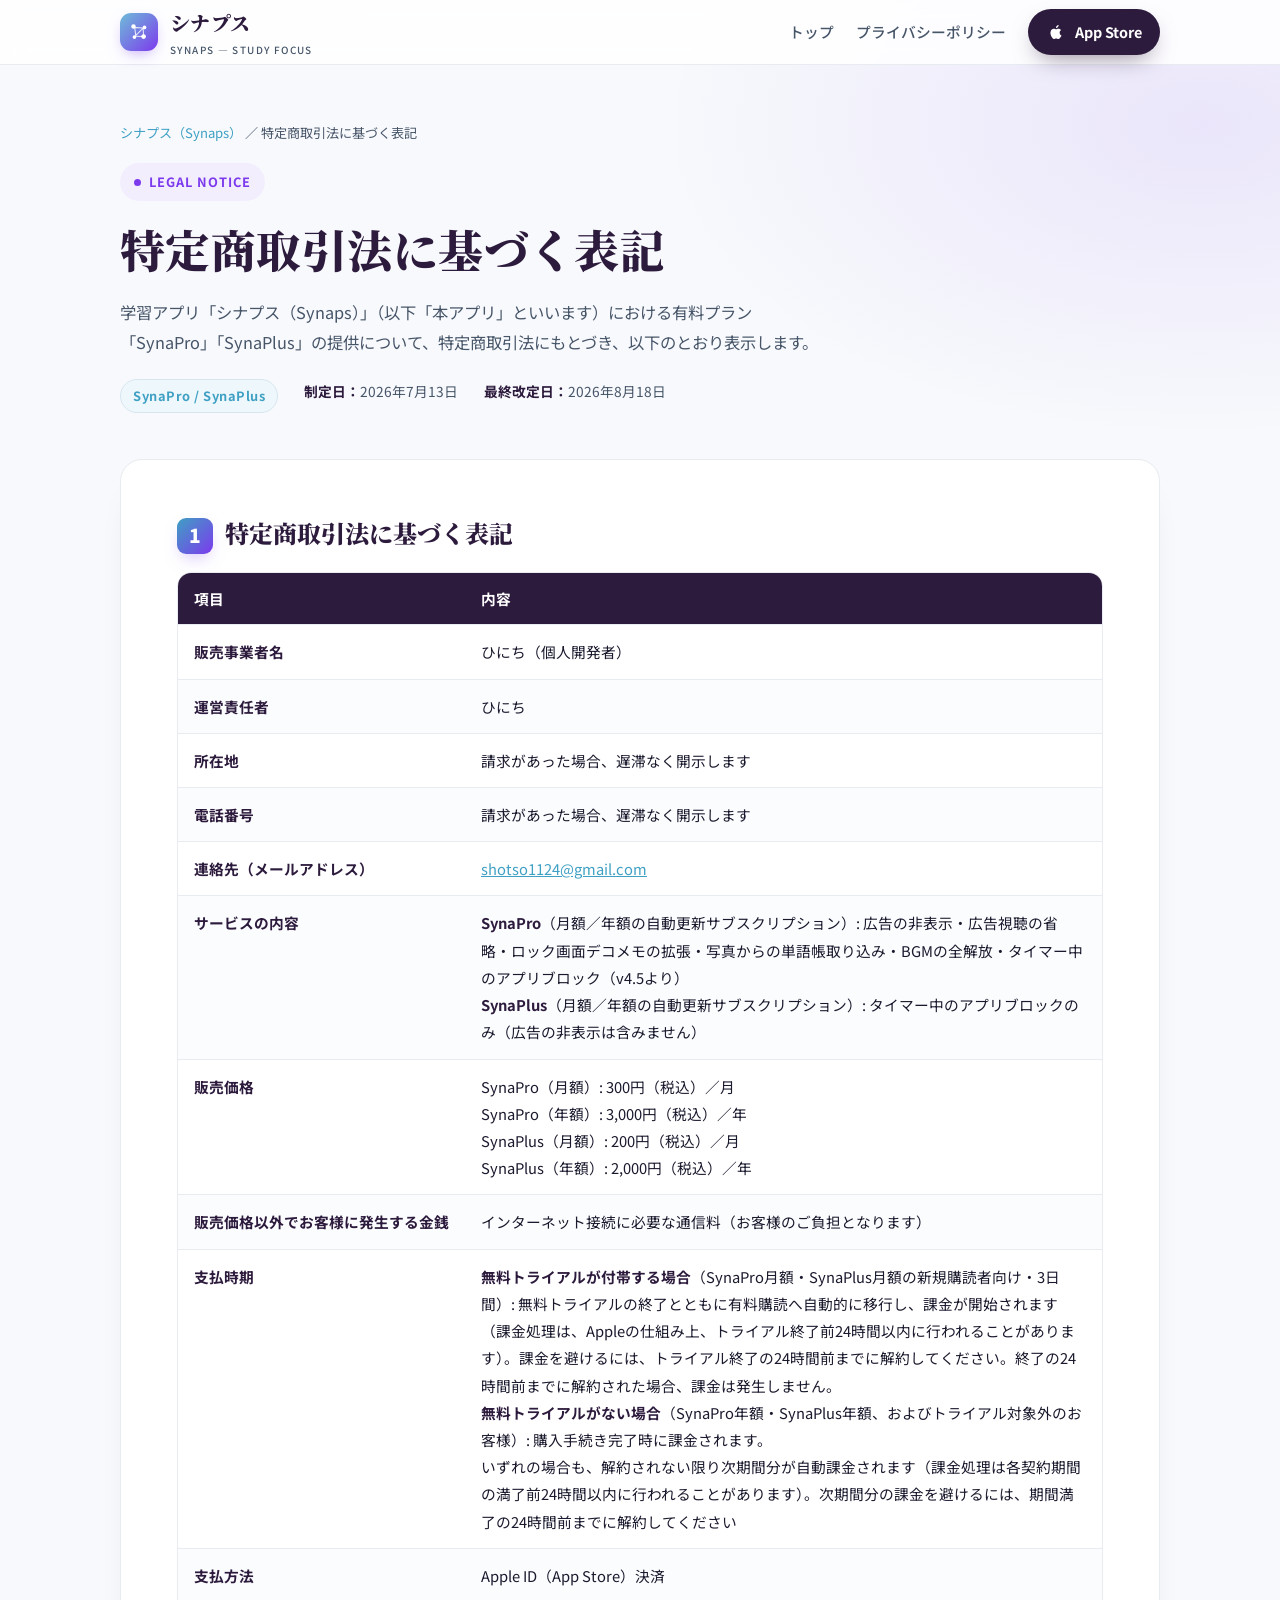
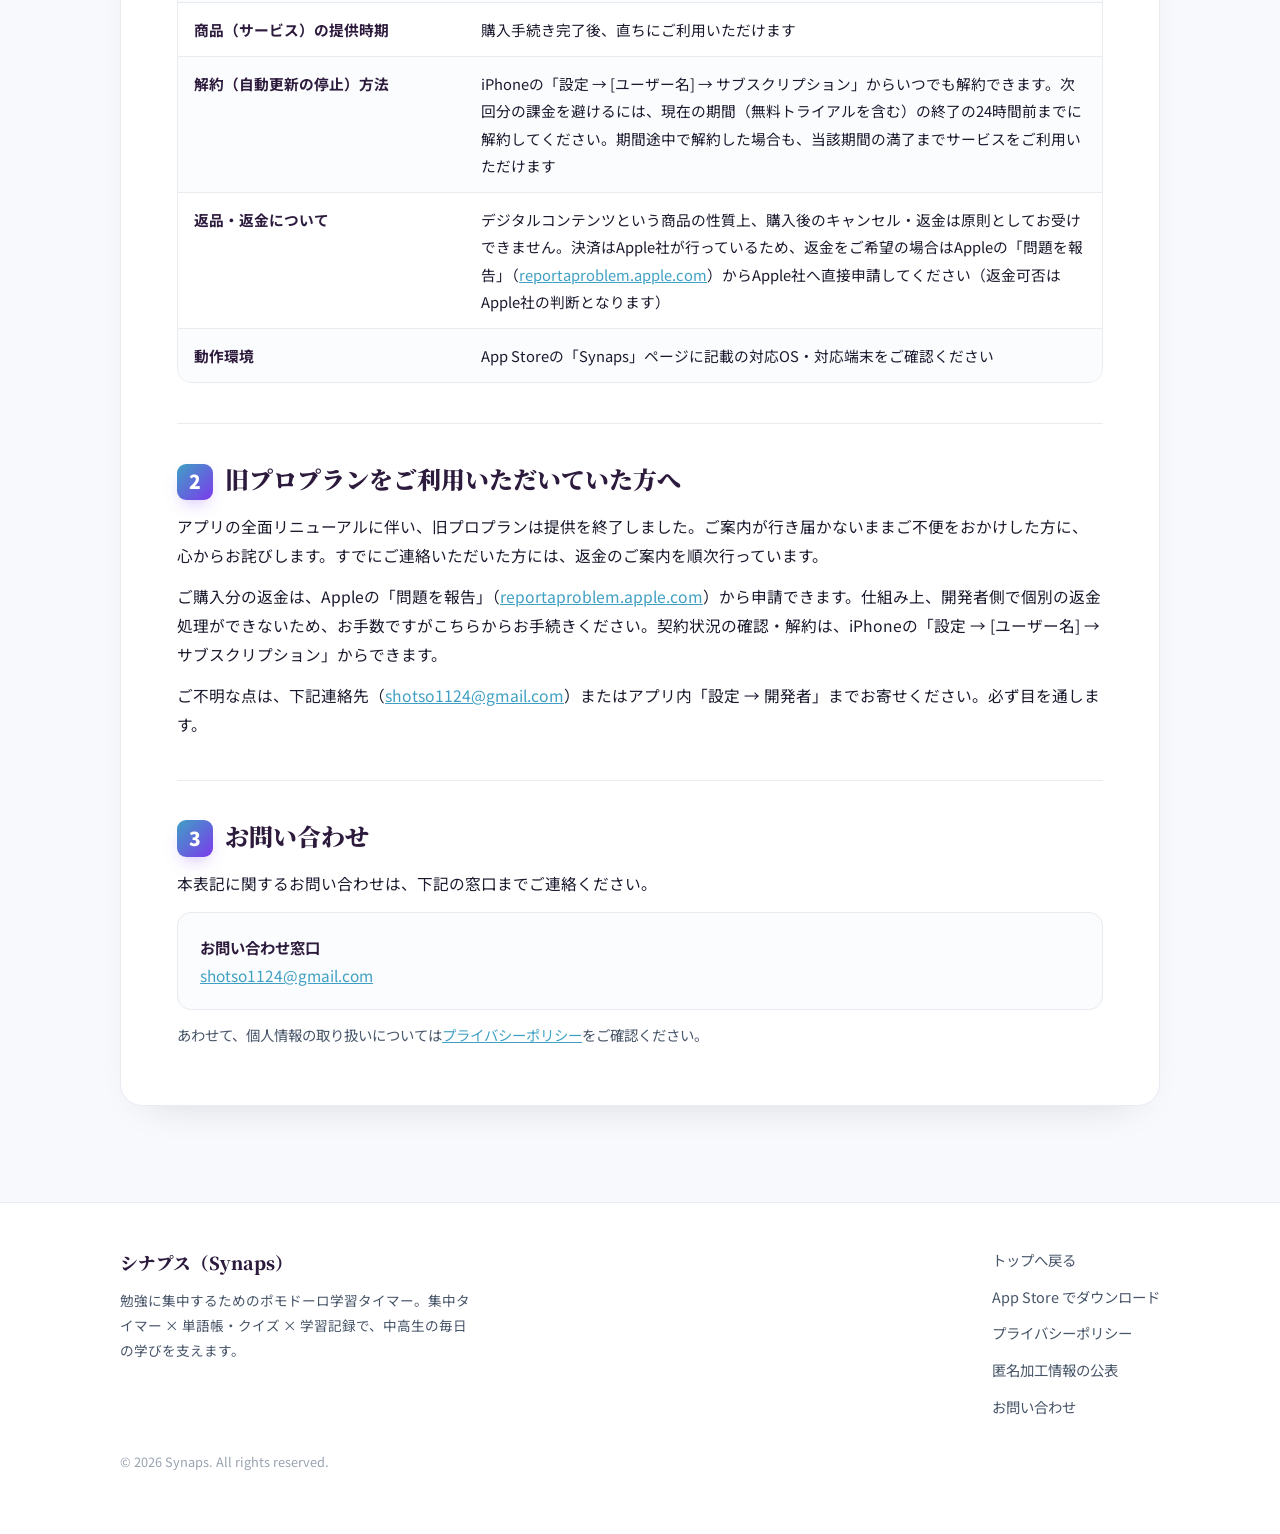
<file: synaps/tokushoho/index.html>
<!DOCTYPE html>
<html lang="ja">
<head>
<meta charset="UTF-8">
<meta name="viewport" content="width=device-width, initial-scale=1.0">
<title>特定商取引法に基づく表記｜シナプス（Synaps）</title>
<meta name="description" content="学習アプリ「シナプス（Synaps）」の有料プラン「SynaPro」「SynaPlus」について、特定商取引法に基づく表記です。販売価格・支払方法・解約方法・返品/返金についてご案内します。">
<meta name="theme-color" content="#2D1B3D">
<meta name="robots" content="index, follow">
<link rel="canonical" href="https://hinichi.com/synaps/tokushoho/">

<!-- OGP -->
<meta property="og:type" content="article">
<meta property="og:title" content="特定商取引法に基づく表記｜シナプス（Synaps）">
<meta property="og:description" content="学習アプリ「シナプス（Synaps）」の有料プラン「SynaPro」「SynaPlus」について、特定商取引法に基づく表記です。">
<meta property="og:url" content="https://hinichi.com/synaps/tokushoho/">
<meta property="og:site_name" content="Synaps">
<meta name="twitter:card" content="summary">
<meta name="twitter:title" content="特定商取引法に基づく表記｜シナプス（Synaps）">
<meta name="twitter:description" content="学習アプリ「シナプス（Synaps）」の有料プラン「SynaPro」「SynaPlus」について、特定商取引法に基づく表記です。">

<link rel="preconnect" href="https://fonts.googleapis.com">
<link rel="preconnect" href="https://fonts.gstatic.com" crossorigin>
<link href="https://fonts.googleapis.com/css2?family=Noto+Sans+JP:wght@400;500;700;900&family=Noto+Serif+JP:wght@600;700;900&display=swap" rel="stylesheet">
<style>
  /* ============================================================
     Synaps（シナプス）特定商取引法に基づく表記
     hinichi.com トーン準拠（synaps/index.html・synaps/privacy/index.html と同一デザインシステム）：
     見出し濃色 #2D1B3D / 水色 #6FBCD8 / アクセント紫 #7C3AED /
     本文 #1a1a2e / 背景 白 / 見出し: Noto Serif JP / 本文: Noto Sans JP
     ============================================================ */
  :root {
    --bg: #ffffff;
    --ink: #1a1a2e;
    --ink-soft: #475569;
    --head: #2D1B3D;
    --cyan: #6FBCD8;
    --cyan-deep: #3FA0C4;
    --violet: #7C3AED;
    --violet-soft: #f3eefe;
    --cyan-soft: #eef8fc;
    --line: #e8ebf0;
    --serif: 'Noto Serif JP', 'Hiragino Mincho ProN', serif;
    --sans: 'Noto Sans JP', -apple-system, BlinkMacSystemFont, 'Hiragino Kaku Gothic ProN', sans-serif;
  }

  * { box-sizing: border-box; margin: 0; padding: 0; }
  html { -webkit-font-smoothing: antialiased; text-rendering: optimizeLegibility; scroll-behavior: smooth; }
  body {
    font-family: var(--sans);
    color: var(--ink);
    line-height: 1.85;
    background:
      radial-gradient(900px 520px at 10% -8%, rgba(111,188,216,0.14), transparent 60%),
      radial-gradient(900px 520px at 94% 4%, rgba(124,58,237,0.10), transparent 60%),
      #f7f9fc;
  }
  a { color: var(--cyan-deep); }
  a:hover { color: var(--violet); }
  img { max-width: 100%; display: block; }

  .wrap { max-width: 1080px; margin: 0 auto; padding: 0 20px; }

  /* ---------- ヘッダー ---------- */
  header.site {
    position: sticky; top: 0; z-index: 50;
    background: rgba(255,255,255,0.86);
    backdrop-filter: saturate(160%) blur(10px);
    -webkit-backdrop-filter: saturate(160%) blur(10px);
    border-bottom: 1px solid var(--line);
  }
  .site-inner { display: flex; align-items: center; justify-content: space-between; height: 64px; }
  .brand { display: flex; align-items: center; gap: 12px; text-decoration: none; }
  .brand .mark {
    width: 38px; height: 38px; border-radius: 11px; flex: 0 0 auto;
    background: linear-gradient(135deg, var(--cyan) 0%, var(--violet) 100%);
    display: grid; place-items: center;
    box-shadow: 0 6px 16px -6px rgba(124,58,237,0.55);
  }
  .brand .mark svg { width: 22px; height: 22px; }
  .brand .name { font-family: var(--serif); font-weight: 900; font-size: 1.25rem; color: var(--head); letter-spacing: .02em; }
  .brand .name small { display: block; font-family: var(--sans); font-weight: 500; font-size: .62rem; color: var(--ink-soft); letter-spacing: .14em; }
  .nav { display: flex; align-items: center; gap: 22px; }
  .nav a.link { text-decoration: none; font-size: .92rem; font-weight: 500; color: var(--ink-soft); }
  .nav a.link:hover { color: var(--head); }
  .btn-store {
    display: inline-flex; align-items: center; gap: 9px;
    background: var(--head); color: #fff; text-decoration: none;
    padding: 10px 18px; border-radius: 999px; font-weight: 700; font-size: .9rem;
    box-shadow: 0 10px 24px -10px rgba(45,27,61,0.6);
    transition: transform .15s ease, box-shadow .15s ease;
  }
  .btn-store:hover { transform: translateY(-2px); box-shadow: 0 16px 30px -12px rgba(45,27,61,0.7); color: #fff; }
  .btn-store svg { width: 20px; height: 20px; }
  @media (max-width: 720px){ .nav a.link { display: none; } }

  /* ---------- ページヘッダー ---------- */
  .page-head { padding: 56px 0 28px; }
  .crumb { font-size: .82rem; color: var(--ink-soft); margin-bottom: 18px; }
  .crumb a { text-decoration: none; }
  .crumb a:hover { text-decoration: underline; }
  .eyebrow {
    display: inline-flex; align-items: center; gap: 8px;
    font-size: .8rem; font-weight: 700; letter-spacing: .08em;
    color: var(--violet); background: var(--violet-soft);
    padding: 7px 14px; border-radius: 999px; margin-bottom: 18px;
  }
  .eyebrow .dot { width: 7px; height: 7px; border-radius: 50%; background: var(--violet); }
  h1.page-title {
    font-family: var(--serif); font-weight: 900; color: var(--head);
    font-size: clamp(1.9rem, 4.4vw, 2.8rem); line-height: 1.34; letter-spacing: .01em;
  }
  .page-lead { margin-top: 18px; font-size: 1.02rem; color: var(--ink-soft); max-width: 44em; }
  .meta-dates {
    margin-top: 22px; display: flex; gap: 26px; flex-wrap: wrap;
    font-size: .86rem; color: var(--ink-soft);
  }
  .meta-dates b { color: var(--head); }
  .ver-badge {
    display: inline-flex; align-items: center; gap: 7px;
    font-size: .8rem; font-weight: 700; letter-spacing: .04em;
    color: var(--cyan-deep); background: var(--cyan-soft); border: 1px solid #d7e6ef;
    padding: 4px 12px; border-radius: 999px;
  }

  /* ---------- 本文カード ---------- */
  .doc { padding: 18px 0 40px; }
  .doc-card {
    background: #fff; border: 1px solid var(--line); border-radius: 22px;
    padding: clamp(28px, 5vw, 56px);
    box-shadow: 0 18px 40px -28px rgba(45,27,61,0.22);
  }

  /* 見出し・本文 */
  section.sec { scroll-margin-top: 84px; }
  section.sec + section.sec { margin-top: 40px; padding-top: 38px; border-top: 1px solid var(--line); }
  .sec h2 {
    font-family: var(--serif); font-weight: 900; color: var(--head);
    font-size: clamp(1.2rem, 2.6vw, 1.5rem); line-height: 1.45;
    display: flex; gap: 12px; align-items: baseline;
  }
  .sec h2 .no {
    flex: 0 0 auto; font-size: .8em; color: #fff; background: linear-gradient(135deg, var(--cyan-deep), var(--violet));
    width: 1.9em; height: 1.9em; border-radius: 9px; display: inline-grid; place-items: center;
    box-shadow: 0 8px 18px -8px rgba(124,58,237,0.5); font-family: var(--sans);
  }
  .sec h3 {
    font-family: var(--sans); font-weight: 700; color: var(--head);
    font-size: 1.02rem; margin-top: 22px;
  }
  .sec p { margin-top: 12px; color: var(--ink); font-size: .98rem; }
  .sec p.note { color: var(--ink-soft); font-size: .9rem; }
  .sec ul { margin: 12px 0 0; padding-left: 0; list-style: none; }
  .sec ul li {
    position: relative; padding-left: 22px; margin-top: 9px; color: var(--ink); font-size: .98rem;
  }
  .sec ul li::before {
    content: ""; position: absolute; left: 4px; top: .68em;
    width: 7px; height: 7px; border-radius: 50%; background: var(--cyan-deep);
  }
  .sec ul li b { color: var(--head); }

  /* 表 */
  .tbl-wrap { margin-top: 18px; overflow-x: auto; border: 1px solid var(--line); border-radius: 14px; }
  table { border-collapse: collapse; width: 100%; min-width: 520px; font-size: .92rem; }
  thead th {
    background: var(--head); color: #fff; text-align: left; font-weight: 700;
    padding: 12px 16px; white-space: nowrap;
  }
  tbody td { padding: 13px 16px; border-top: 1px solid var(--line); color: var(--ink); vertical-align: top; }
  tbody tr:nth-child(even) td { background: #fbfcfe; }
  tbody td b { color: var(--head); }
  tbody td a { word-break: break-all; }
  table td:first-child { white-space: nowrap; }

  /* お問い合わせ枠 */
  .contact-box {
    margin-top: 14px; background: #fbfcfe; border: 1px solid var(--line); border-radius: 14px;
    padding: 20px 22px; font-size: .96rem;
  }
  .contact-box dt { font-weight: 700; color: var(--head); margin-top: 10px; }
  .contact-box dt:first-child { margin-top: 0; }
  .contact-box dd { color: var(--ink); }

  /* フッター */
  footer.site { padding: 44px 0 60px; border-top: 1px solid var(--line); background: #fff; margin-top: 56px; }
  .foot-inner { display: flex; justify-content: space-between; align-items: flex-start; gap: 28px; flex-wrap: wrap; }
  .foot-brand .name { font-family: var(--serif); font-weight: 900; color: var(--head); font-size: 1.1rem; }
  .foot-brand p { margin-top: 8px; font-size: .85rem; color: var(--ink-soft); max-width: 26em; }
  .foot-links { display: flex; flex-direction: column; gap: 10px; }
  .foot-links a { font-size: .9rem; color: var(--ink-soft); text-decoration: none; }
  .foot-links a:hover { color: var(--head); text-decoration: underline; }
  .copy { margin-top: 30px; font-size: .8rem; color: #9aa3b2; }
</style>
</head>
<body>

<!-- ============ ヘッダー ============ -->
<header class="site">
  <div class="wrap site-inner">
    <a class="brand" href="/synaps/">
      <span class="mark" aria-hidden="true">
        <svg viewBox="0 0 24 24" fill="none" xmlns="http://www.w3.org/2000/svg">
          <circle cx="6" cy="6" r="2.4" fill="#fff"/>
          <circle cx="18" cy="7" r="2.0" fill="#fff"/>
          <circle cx="7" cy="17.5" r="2.0" fill="#fff"/>
          <circle cx="17" cy="17" r="2.6" fill="#fff"/>
          <path d="M7.6 7.2 16.2 7.6 M7.4 7.8 8.4 15.4 M9 16.6 15 16.8 M8.2 16 16 8.4 M16.6 9 16.9 15" stroke="#fff" stroke-width="1.1" stroke-linecap="round" opacity=".85"/>
        </svg>
      </span>
      <span class="name">シナプス<small>SYNAPS — STUDY FOCUS</small></span>
    </a>
    <nav class="nav">
      <a class="link" href="/synaps/">トップ</a>
      <a class="link" href="/synaps/privacy/">プライバシーポリシー</a>
      <a class="btn-store" href="https://apps.apple.com/jp/app/id6756655880" target="_blank" rel="noopener">
        <svg viewBox="0 0 24 24" fill="currentColor"><path d="M16.36 12.78c-.02-2.05 1.67-3.03 1.75-3.08-.95-1.4-2.44-1.59-2.97-1.61-1.26-.13-2.46.74-3.1.74-.64 0-1.63-.72-2.68-.7-1.38.02-2.65.8-3.36 2.04-1.43 2.49-.37 6.17 1.03 8.19.68.99 1.49 2.1 2.55 2.06 1.02-.04 1.41-.66 2.65-.66 1.23 0 1.59.66 2.68.64 1.11-.02 1.81-1 2.49-2 .78-1.15 1.1-2.27 1.12-2.33-.02-.01-2.15-.83-2.17-3.28zM14.3 6.1c.56-.68.94-1.62.84-2.56-.81.03-1.79.54-2.37 1.22-.52.6-.98 1.56-.86 2.48.9.07 1.83-.46 2.39-1.14z"/></svg>
        App Store
      </a>
    </nav>
  </div>
</header>

<!-- ============ ページヘッダー ============ -->
<section class="page-head">
  <div class="wrap">
    <div class="crumb"><a href="/synaps/">シナプス（Synaps）</a> ／ 特定商取引法に基づく表記</div>
    <span class="eyebrow"><span class="dot"></span>LEGAL NOTICE</span>
    <h1 class="page-title">特定商取引法に基づく表記</h1>
    <p class="page-lead">
      学習アプリ「シナプス（Synaps）」（以下「本アプリ」といいます）における有料プラン「SynaPro」「SynaPlus」の提供について、特定商取引法にもとづき、以下のとおり表示します。
    </p>
    <div class="meta-dates">
      <span class="ver-badge">SynaPro / SynaPlus</span>
      <span><b>制定日：</b>2026年7月13日</span>
      <span><b>最終改定日：</b>2026年8月18日</span>
    </div>
  </div>
</section>

<!-- ============ 本文 ============ -->
<section class="doc">
  <div class="wrap">
    <div class="doc-card">

      <!-- 特定商取引法に基づく表記 -->
      <section class="sec" id="tokushoho">
        <h2><span class="no">1</span>特定商取引法に基づく表記</h2>
        <div class="tbl-wrap">
          <table>
            <thead>
              <tr><th>項目</th><th>内容</th></tr>
            </thead>
            <tbody>
              <tr><td><b>販売事業者名</b></td><td>ひにち（個人開発者）</td></tr>
              <tr><td><b>運営責任者</b></td><td>ひにち</td></tr>
              <tr><td><b>所在地</b></td><td>請求があった場合、遅滞なく開示します</td></tr>
              <tr><td><b>電話番号</b></td><td>請求があった場合、遅滞なく開示します</td></tr>
              <tr><td><b>連絡先（メールアドレス）</b></td><td><a href="mailto:shotso1124@gmail.com">shotso1124@gmail.com</a></td></tr>
              <tr><td><b>サービスの内容</b></td><td><b>SynaPro</b>（月額／年額の自動更新サブスクリプション）: 広告の非表示・広告視聴の省略・ロック画面デコメモの拡張・写真からの単語帳取り込み・BGMの全解放・タイマー中のアプリブロック（v4.5より）<br><b>SynaPlus</b>（月額／年額の自動更新サブスクリプション）: タイマー中のアプリブロックのみ（広告の非表示は含みません）</td></tr>
              <tr><td><b>販売価格</b></td><td>SynaPro（月額）: 300円（税込）／月<br>SynaPro（年額）: 3,000円（税込）／年<br>SynaPlus（月額）: 200円（税込）／月<br>SynaPlus（年額）: 2,000円（税込）／年</td></tr>
              <tr><td><b>販売価格以外でお客様に発生する金銭</b></td><td>インターネット接続に必要な通信料（お客様のご負担となります）</td></tr>
              <tr><td><b>支払時期</b></td><td><b>無料トライアルが付帯する場合</b>（SynaPro月額・SynaPlus月額の新規購読者向け・3日間）: 無料トライアルの終了とともに有料購読へ自動的に移行し、課金が開始されます（課金処理は、Appleの仕組み上、トライアル終了前24時間以内に行われることがあります）。課金を避けるには、トライアル終了の24時間前までに解約してください。終了の24時間前までに解約された場合、課金は発生しません。<br><b>無料トライアルがない場合</b>（SynaPro年額・SynaPlus年額、およびトライアル対象外のお客様）: 購入手続き完了時に課金されます。<br>いずれの場合も、解約されない限り次期間分が自動課金されます（課金処理は各契約期間の満了前24時間以内に行われることがあります）。次期間分の課金を避けるには、期間満了の24時間前までに解約してください</td></tr>
              <tr><td><b>支払方法</b></td><td>Apple ID（App Store）決済</td></tr>
              <tr><td><b>商品（サービス）の提供時期</b></td><td>購入手続き完了後、直ちにご利用いただけます</td></tr>
              <tr><td><b>解約（自動更新の停止）方法</b></td><td>iPhoneの「設定 → [ユーザー名] → サブスクリプション」からいつでも解約できます。次回分の課金を避けるには、現在の期間（無料トライアルを含む）の終了の24時間前までに解約してください。期間途中で解約した場合も、当該期間の満了までサービスをご利用いただけます</td></tr>
              <tr><td><b>返品・返金について</b></td><td>デジタルコンテンツという商品の性質上、購入後のキャンセル・返金は原則としてお受けできません。決済はApple社が行っているため、返金をご希望の場合はAppleの「問題を報告」（<a href="https://reportaproblem.apple.com" target="_blank" rel="noopener">reportaproblem.apple.com</a>）からApple社へ直接申請してください（返金可否はApple社の判断となります）</td></tr>
              <tr><td><b>動作環境</b></td><td>App Storeの「Synaps」ページに記載の対応OS・対応端末をご確認ください</td></tr>
            </tbody>
          </table>
        </div>
      </section>

      <!-- 旧プロプランについて -->
      <section class="sec" id="old-pro">
        <h2><span class="no">2</span>旧プロプランをご利用いただいていた方へ</h2>
        <p>アプリの全面リニューアルに伴い、旧プロプランは提供を終了しました。ご案内が行き届かないままご不便をおかけした方に、心からお詫びします。すでにご連絡いただいた方には、返金のご案内を順次行っています。</p>
        <p>ご購入分の返金は、Appleの「問題を報告」（<a href="https://reportaproblem.apple.com" target="_blank" rel="noopener">reportaproblem.apple.com</a>）から申請できます。仕組み上、開発者側で個別の返金処理ができないため、お手数ですがこちらからお手続きください。契約状況の確認・解約は、iPhoneの「設定 → [ユーザー名] → サブスクリプション」からできます。</p>
        <p>ご不明な点は、下記連絡先（<a href="mailto:shotso1124@gmail.com">shotso1124@gmail.com</a>）またはアプリ内「設定 → 開発者」までお寄せください。必ず目を通します。</p>
      </section>

      <!-- お問い合わせ -->
      <section class="sec" id="contact">
        <h2><span class="no">3</span>お問い合わせ</h2>
        <p>本表記に関するお問い合わせは、下記の窓口までご連絡ください。</p>
        <div class="contact-box">
          <dl>
            <dt>お問い合わせ窓口</dt>
            <dd><a href="mailto:shotso1124@gmail.com">shotso1124@gmail.com</a></dd>
          </dl>
        </div>
        <p class="note">あわせて、個人情報の取り扱いについては<a href="/synaps/privacy/">プライバシーポリシー</a>をご確認ください。</p>
      </section>

    </div>
  </div>
</section>

<!-- ============ フッター ============ -->
<footer class="site">
  <div class="wrap foot-inner">
    <div class="foot-brand">
      <div class="name">シナプス（Synaps）</div>
      <p>勉強に集中するためのポモドーロ学習タイマー。集中タイマー × 単語帳・クイズ × 学習記録で、中高生の毎日の学びを支えます。</p>
    </div>
    <div class="foot-links">
      <a href="/synaps/">トップへ戻る</a>
      <a href="https://apps.apple.com/jp/app/id6756655880" target="_blank" rel="noopener">App Store でダウンロード</a>
      <a href="/synaps/privacy/">プライバシーポリシー</a>
      <a href="/synaps/anonymized-data/">匿名加工情報の公表</a>
      <a href="mailto:shotso1124@gmail.com">お問い合わせ</a>
    </div>
  </div>
  <div class="wrap"><div class="copy">© 2026 Synaps. All rights reserved.</div></div>
</footer>

</body>
</html>
</file>
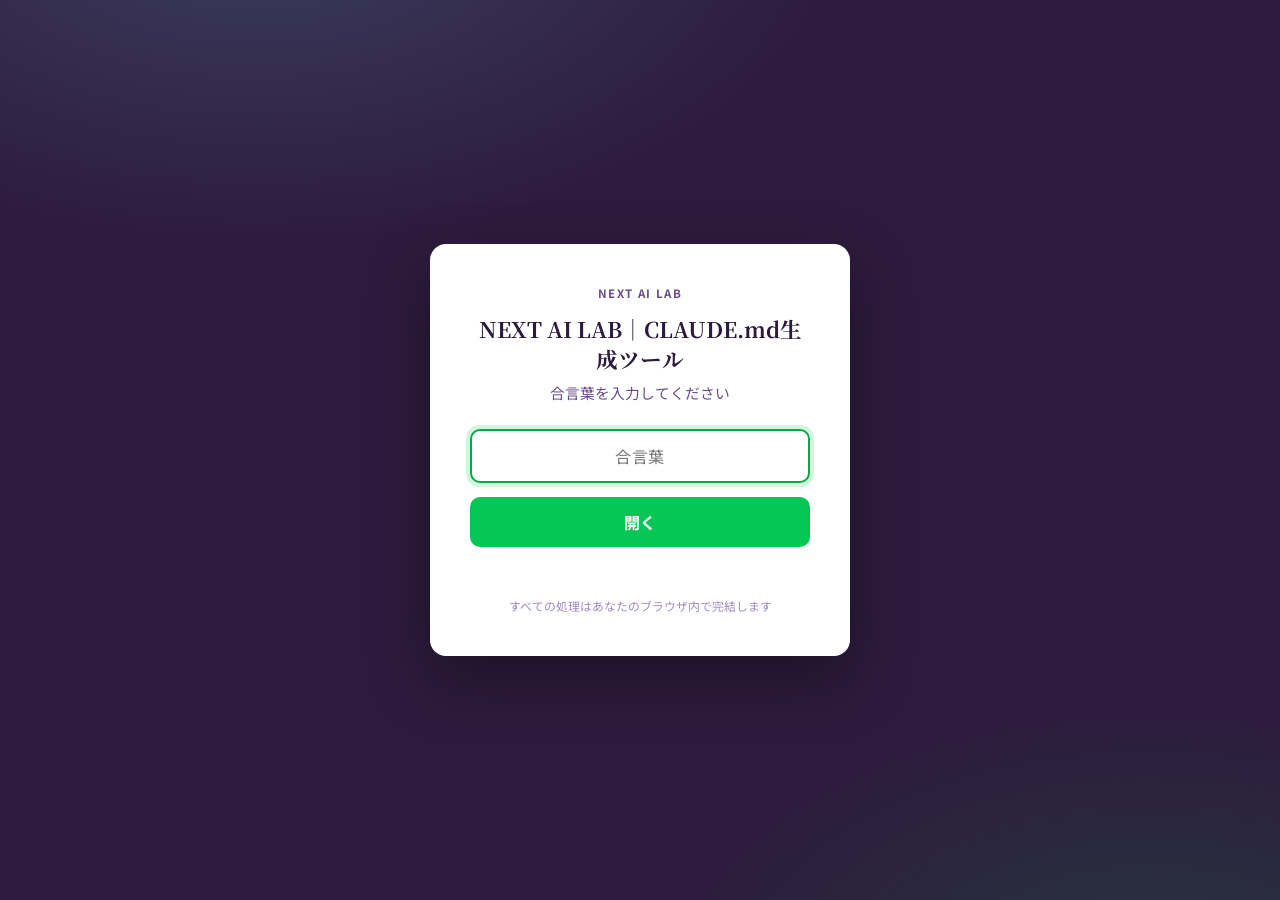
<file: tools/claude-md-generator/index.html>
<!DOCTYPE html>
<html lang="ja">
<head>
<meta charset="UTF-8">
<meta name="viewport" content="width=device-width, initial-scale=1.0">
<title>CLAUDE.md ジェネレーター — NEXT AI LAB</title>
<script>
  // ===== パスワード変更はここだけ（"" の中を書き換えてpushするだけ） =====
  const GATE_PASSWORD = "AIハック";
</script>
<link rel="preconnect" href="https://fonts.googleapis.com">
<link rel="preconnect" href="https://fonts.gstatic.com" crossorigin>
<link href="https://fonts.googleapis.com/css2?family=Noto+Sans+JP:wght@400;500;700&family=Noto+Serif+JP:wght@600;700&family=Noto+Sans+Mono:wght@400;500&display=swap" rel="stylesheet">
<style>
:root{
  --green:#06C755;
  --green-d:#04a948;
  --green-tint:#f0fff5;
  --cyan:#6FBCD8;
  --cyan-d:#4a9cbd;
  --cyan-tint:#f0f8fc;
  --purple-900:#2D1B3D;
  --purple-700:#4A2D5E;
  --purple-500:#6a4a8a;
  --purple-300:#a08cc0;
  --purple-tint:#faf7ff;
  --purple-line:#e7def0;
  --ink:#2D1B3D;
  --ink-soft:#6a4a8a;
  --paper:#ffffff;
  --bg:#f7f3fb;
  --shadow:0 8px 30px rgba(45,27,61,.10);
  --shadow-sm:0 2px 10px rgba(45,27,61,.06);
  --r:16px;
  --r-sm:10px;
  --mono:'Noto Sans Mono',ui-monospace,SFMono-Regular,Menlo,Consolas,monospace;
  --sans:'Noto Sans JP',-apple-system,BlinkMacSystemFont,sans-serif;
  --serif:'Noto Serif JP',serif;
}
*{box-sizing:border-box;margin:0;padding:0}
html{scroll-behavior:smooth}
body{
  font-family:var(--sans);
  color:var(--ink);
  line-height:1.7;
  background:
    radial-gradient(1200px 600px at 12% -8%, rgba(111,188,216,.16), transparent 60%),
    radial-gradient(1000px 560px at 95% 0%, rgba(6,199,85,.10), transparent 55%),
    var(--bg);
  background-attachment:fixed;
  -webkit-font-smoothing:antialiased;
}

/* ===== Password gate overlay ===== */
#gate-overlay{
  position:fixed;inset:0;z-index:9999;
  display:flex;align-items:center;justify-content:center;
  padding:24px;
  background:
    radial-gradient(1000px 560px at 20% -10%, rgba(111,188,216,.22), transparent 60%),
    radial-gradient(900px 520px at 90% 110%, rgba(6,199,85,.16), transparent 55%),
    #2D1B3D;
}
#gate-overlay .gate-card{
  width:100%;max-width:420px;
  background:#fff;border-radius:16px;padding:40px;
  box-shadow:0 24px 60px rgba(0,0,0,.35);
  text-align:center;
  animation:gate-pop .3s cubic-bezier(.2,.9,.3,1.3);
}
@keyframes gate-pop{from{opacity:0;transform:translateY(10px) scale(.98)}to{opacity:1;transform:none}}
#gate-overlay .gate-eyebrow{
  font-size:.72rem;font-weight:700;letter-spacing:.12em;
  color:#6a4a8a;text-transform:uppercase;
}
#gate-overlay h1{
  font-family:var(--serif);font-weight:700;font-size:1.35rem;
  color:#2D1B3D;margin:10px 0 6px;line-height:1.4;
}
#gate-overlay .gate-sub{font-size:.92rem;color:#6a4a8a;margin-bottom:24px}
#gate-overlay .gate-input{
  width:100%;font-family:var(--sans);font-size:1rem;color:#2D1B3D;
  padding:13px 16px;border:2px solid #06C755;border-radius:10px;
  background:#faf7ff;transition:box-shadow .15s,border-color .15s;
  text-align:center;letter-spacing:.04em;
}
#gate-overlay .gate-input:focus{
  outline:none;border-color:#04a948;background:#fff;
  box-shadow:0 0 0 4px rgba(6,199,85,.18);
}
#gate-overlay .gate-input:disabled{opacity:.6;cursor:not-allowed}
#gate-overlay .gate-btn{
  width:100%;margin-top:14px;font-family:var(--sans);font-weight:700;font-size:1rem;
  cursor:pointer;border:none;border-radius:10px;padding:13px 20px;color:#fff;
  background:#06C755;transition:background .15s,transform .12s,filter .15s;
}
#gate-overlay .gate-btn:hover{background:#04a948}
#gate-overlay .gate-btn:active{transform:translateY(1px)}
#gate-overlay .gate-btn:disabled{background:#a08cc0;cursor:not-allowed}
#gate-overlay .gate-error{
  min-height:1.2em;margin-top:12px;font-size:.86rem;font-weight:600;color:#ff4d4d;
}
#gate-overlay .gate-foot{margin-top:20px;font-size:.74rem;color:#a08cc0}

/* ===== Header ===== */
header.site{
  padding:38px 28px 30px;
  text-align:center;
  position:relative;
}
.eyebrow{
  display:inline-flex;align-items:center;gap:8px;
  font-size:.72rem;font-weight:700;letter-spacing:.12em;
  color:var(--purple-500);
  background:var(--paper);
  border:1.5px solid var(--purple-line);
  padding:7px 15px;border-radius:999px;
  box-shadow:var(--shadow-sm);
  text-transform:uppercase;
}
.eyebrow .dot{width:8px;height:8px;border-radius:50%;background:var(--green);box-shadow:0 0 0 3px rgba(6,199,85,.18)}
header.site h1{
  font-family:var(--serif);
  font-weight:700;
  font-size:clamp(1.9rem,4.6vw,3rem);
  margin:18px auto 10px;
  letter-spacing:.01em;
  background:linear-gradient(100deg,var(--purple-900) 0%,var(--purple-700) 45%,var(--cyan-d) 100%);
  -webkit-background-clip:text;background-clip:text;
  -webkit-text-fill-color:transparent;
}
header.site .lead{
  font-size:1.02rem;color:var(--ink-soft);max-width:620px;margin:0 auto;
}
.flow-pills{display:flex;gap:8px;justify-content:center;flex-wrap:wrap;margin-top:20px}
.flow-pill{
  display:inline-flex;align-items:center;gap:7px;
  font-size:.82rem;font-weight:700;
  padding:8px 16px;border-radius:999px;background:var(--paper);
  border:2px solid transparent;box-shadow:var(--shadow-sm);
}
.flow-pill.p{border-color:var(--cyan);color:var(--cyan-d)}
.flow-pill.g{border-color:var(--green);color:var(--green-d)}
.flow-pill.e{border-color:var(--purple-300);color:var(--purple-500)}
.flow-arrow{align-self:center;color:var(--purple-300);font-weight:700}

/* ===== Layout ===== */
.wrap{
  max-width:1340px;margin:0 auto;padding:8px 24px 64px;
  display:grid;grid-template-columns:minmax(0,1fr) minmax(0,1.05fr);gap:26px;
  align-items:start;
}
.col-preview{position:sticky;top:18px}

.card{
  background:var(--paper);
  border:1px solid var(--purple-line);
  border-radius:var(--r);
  box-shadow:var(--shadow);
  overflow:hidden;
}
.card + .card{margin-top:22px}
.card-head{
  padding:18px 22px;
  border-bottom:1px solid var(--purple-line);
  display:flex;align-items:center;gap:12px;
}
.card-head .num{
  width:30px;height:30px;flex:none;border-radius:9px;
  display:grid;place-items:center;font-weight:700;font-size:.92rem;
  color:#fff;background:linear-gradient(135deg,var(--purple-700),var(--purple-500));
}
.card-head h2{font-family:var(--serif);font-size:1.18rem;font-weight:700}
.card-head .sub{font-size:.8rem;color:var(--ink-soft);font-weight:500;margin-left:auto;text-align:right}
.card-body{padding:22px}

/* ===== Form ===== */
label.field{display:block;margin-bottom:16px}
label.field:last-child{margin-bottom:0}
.field .lab{display:block;font-size:.85rem;font-weight:700;margin-bottom:6px;color:var(--purple-700)}
.field .hint{font-weight:400;color:var(--purple-300);font-size:.78rem;margin-left:6px}
input[type=text],textarea,select{
  width:100%;font-family:var(--sans);font-size:.95rem;color:var(--ink);
  padding:11px 14px;border:2px solid var(--purple-line);border-radius:var(--r-sm);
  background:var(--purple-tint);transition:border-color .15s,box-shadow .15s,background .15s;
}
textarea{resize:vertical;min-height:62px;line-height:1.6}
input[type=text]:focus,textarea:focus,select:focus{
  outline:none;border-color:var(--cyan);background:#fff;
  box-shadow:0 0 0 4px rgba(111,188,216,.18);
}
select{appearance:none;cursor:pointer;
  background-image:url("data:image/svg+xml,%3Csvg xmlns='http://www.w3.org/2000/svg' width='12' height='8' viewBox='0 0 12 8'%3E%3Cpath fill='%236a4a8a' d='M1 1l5 5 5-5'/%3E%3C/svg%3E");
  background-repeat:no-repeat;background-position:right 14px center;padding-right:38px;
}

/* ===== Default team table ===== */
.team-grid{display:grid;gap:10px}
.layer-block + .layer-block{margin-top:6px}
.layer-tag{
  display:inline-flex;align-items:center;gap:7px;font-size:.74rem;font-weight:700;letter-spacing:.04em;
  padding:4px 11px;border-radius:999px;margin-bottom:9px;
}
.layer-tag.p{background:var(--cyan-tint);color:var(--cyan-d);border:1.5px solid var(--cyan)}
.layer-tag.g{background:var(--green-tint);color:var(--green-d);border:1.5px solid var(--green)}
.layer-tag.e{background:var(--purple-tint);color:var(--purple-500);border:1.5px solid var(--purple-300)}
.agent-row{
  display:flex;align-items:flex-start;gap:12px;padding:11px 14px;border-radius:var(--r-sm);
  background:var(--purple-tint);border:1px solid var(--purple-line);
}
.agent-row .av{
  width:36px;height:36px;flex:none;border-radius:10px;display:grid;place-items:center;
  font-family:var(--serif);font-weight:700;color:#fff;font-size:.95rem;
}
.agent-row.p .av{background:linear-gradient(135deg,var(--cyan),var(--cyan-d))}
.agent-row.g .av{background:linear-gradient(135deg,var(--green),var(--green-d))}
.agent-row.e .av{background:linear-gradient(135deg,var(--purple-500),var(--purple-700))}
.agent-row .nm{font-weight:700;font-size:.95rem}
.agent-row .ro{font-size:.83rem;color:var(--ink-soft);line-height:1.5}

/* ===== Added agents chips ===== */
.added-wrap{margin-top:18px}
.added-head{display:flex;align-items:center;gap:8px;font-size:.82rem;font-weight:700;color:var(--purple-700);margin-bottom:10px}
.added-head .cnt{background:var(--green);color:#fff;font-size:.72rem;padding:1px 9px;border-radius:999px}
#addedList{display:grid;gap:10px}
.added-card{
  position:relative;padding:13px 40px 13px 15px;border-radius:var(--r-sm);
  background:#fff;border:2px solid var(--green);box-shadow:var(--shadow-sm);
  animation:pop .28s cubic-bezier(.2,.9,.3,1.3);
}
@keyframes pop{from{opacity:0;transform:translateY(6px) scale(.98)}to{opacity:1;transform:none}}
.added-card .ac-top{display:flex;align-items:center;gap:9px;flex-wrap:wrap}
.added-card .ac-name{font-weight:700;font-size:.96rem}
.added-card .ac-layer{font-size:.7rem;font-weight:700;padding:2px 9px;border-radius:999px;background:var(--green-tint);color:var(--green-d)}
.added-card .ac-meta{font-size:.82rem;color:var(--ink-soft);margin-top:5px}
.added-card .ac-meta b{color:var(--purple-700);font-weight:700}
.added-card .del{
  position:absolute;top:9px;right:9px;width:26px;height:26px;border:none;cursor:pointer;
  border-radius:8px;background:var(--purple-tint);color:var(--purple-500);font-size:1.1rem;line-height:1;
  display:grid;place-items:center;transition:background .15s,color .15s;
}
.added-card .del:hover{background:#fde8e8;color:#c0392b}
.empty-note{font-size:.85rem;color:var(--purple-300);padding:14px;text-align:center;border:1.5px dashed var(--purple-line);border-radius:var(--r-sm);background:var(--purple-tint)}

/* ===== Buttons ===== */
.btn{
  font-family:var(--sans);font-weight:700;font-size:.95rem;cursor:pointer;
  border:none;border-radius:var(--r-sm);padding:12px 20px;transition:transform .12s,box-shadow .15s,filter .15s;
  display:inline-flex;align-items:center;justify-content:center;gap:8px;
}
.btn:active{transform:translateY(1px)}
.btn-primary{background:linear-gradient(135deg,var(--green),var(--green-d));color:#fff;box-shadow:0 6px 18px rgba(6,199,85,.32);width:100%}
.btn-primary:hover{filter:brightness(1.05)}
.btn-ghost{background:var(--purple-tint);color:var(--purple-700);border:2px solid var(--purple-line)}
.btn-ghost:hover{border-color:var(--purple-300)}
.btn-copy{background:linear-gradient(135deg,var(--cyan),var(--cyan-d));color:#fff;box-shadow:0 6px 18px rgba(111,188,216,.32)}
.btn-copy:hover{filter:brightness(1.04)}
.btn-row{display:flex;gap:10px}

/* ===== Preview ===== */
.preview-head{
  display:flex;align-items:center;gap:10px;
  padding:14px 18px;border-bottom:1px solid #3a2550;
  background:linear-gradient(120deg,var(--purple-900),var(--purple-700));
}
.preview-head .tl{display:flex;gap:7px}
.preview-head .tl i{width:11px;height:11px;border-radius:50%;display:block}
.tl i:nth-child(1){background:#ff5f57}.tl i:nth-child(2){background:#febc2e}.tl i:nth-child(3){background:var(--green)}
.preview-head .fname{
  font-family:var(--mono);font-size:.82rem;color:#e7def0;margin-left:6px;font-weight:500;
  display:flex;align-items:center;gap:7px;
}
.preview-head .fname .badge{background:rgba(255,255,255,.14);padding:1px 8px;border-radius:6px;font-size:.7rem;color:#fff}
.preview-head .live{margin-left:auto;display:inline-flex;align-items:center;gap:6px;font-size:.72rem;color:#cdbfe0;font-weight:600}
.preview-head .live .pulse{width:8px;height:8px;border-radius:50%;background:var(--green);box-shadow:0 0 0 0 rgba(6,199,85,.6);animation:pulse 1.8s infinite}
@keyframes pulse{0%{box-shadow:0 0 0 0 rgba(6,199,85,.55)}70%{box-shadow:0 0 0 9px rgba(6,199,85,0)}100%{box-shadow:0 0 0 0 rgba(6,199,85,0)}}
pre.preview{
  margin:0;padding:22px;max-height:74vh;overflow:auto;
  background:#231533;color:#e9e1f3;
  font-family:var(--mono);font-size:.82rem;line-height:1.62;
  white-space:pre-wrap;word-break:break-word;tab-size:2;
}
pre.preview::-webkit-scrollbar{width:11px;height:11px}
pre.preview::-webkit-scrollbar-thumb{background:#4A2D5E;border-radius:6px;border:2px solid #231533}
pre.preview::-webkit-scrollbar-track{background:#1c1029}
/* markdown-ish coloring via spans */
.md-h{color:#9ad7f0;font-weight:700}
.md-h1{color:var(--green);font-weight:700}
.md-fence{color:#7fd9a3}
.md-tablebar{color:#a08cc0}
.md-bullet{color:var(--cyan)}
.md-comment{color:#8a76aa}

.preview-foot{
  padding:14px 18px;border-top:1px solid var(--purple-line);background:var(--purple-tint);
  display:flex;align-items:center;gap:10px;flex-wrap:wrap;
}
.preview-foot .meta{font-size:.78rem;color:var(--ink-soft)}
.preview-foot .meta b{color:var(--purple-700)}
.preview-foot .spacer{flex:1}

/* ===== Toast ===== */
#toast{
  position:fixed;left:50%;bottom:32px;transform:translateX(-50%) translateY(28px);
  background:linear-gradient(135deg,var(--green),var(--green-d));color:#fff;font-weight:700;font-size:.92rem;
  padding:13px 24px;border-radius:999px;box-shadow:0 12px 34px rgba(6,199,85,.4);
  display:flex;align-items:center;gap:9px;opacity:0;pointer-events:none;transition:opacity .25s,transform .25s;z-index:50;
}
#toast.show{opacity:1;transform:translateX(-50%) translateY(0)}
#toast.err{background:linear-gradient(135deg,#e0506a,#c0392b);box-shadow:0 12px 34px rgba(192,57,43,.4)}

footer.site{text-align:center;padding:10px 24px 40px;color:var(--purple-300);font-size:.8rem}
footer.site b{color:var(--purple-500)}

@media (max-width:980px){
  .wrap{grid-template-columns:1fr;gap:20px}
  .col-preview{position:static}
  pre.preview{max-height:60vh}
}
@media (max-width:520px){
  header.site{padding:28px 18px 22px}
  .wrap{padding:4px 14px 48px}
  .card-body{padding:17px}
  .btn-row{flex-direction:column}
  .flow-arrow{display:none}
  #gate-overlay .gate-card{padding:30px 24px}
}
</style>
</head>
<body>

<!-- ===== Password gate (shown until correct password) ===== -->
<div id="gate-overlay">
  <div class="gate-card">
    <div class="gate-eyebrow">NEXT AI LAB</div>
    <h1>NEXT AI LAB｜CLAUDE.md生成ツール</h1>
    <p class="gate-sub">合言葉を入力してください</p>
    <input type="password" id="gate-input" class="gate-input" placeholder="合言葉" autocomplete="off" autofocus>
    <button type="button" id="gate-btn" class="gate-btn">開く</button>
    <div class="gate-error" id="gate-error" role="alert"></div>
    <div class="gate-foot">すべての処理はあなたのブラウザ内で完結します</div>
  </div>
</div>

<!-- ===== Tool body (hidden until gate is unlocked) ===== -->
<div id="tool-container" style="display:none">

<header class="site">
  <span class="eyebrow"><span class="dot"></span>NEXT AI LAB · Claude Code 第5回</span>
  <h1>CLAUDE.md ジェネレーター</h1>
  <p class="lead">フォームに入力するだけで、自分専用のAIチーム設定ファイルが完成。コピーして、あなたのプロジェクトに貼るだけです。</p>
  <div class="flow-pills">
    <span class="flow-pill p">Planning 設計</span>
    <span class="flow-arrow">→</span>
    <span class="flow-pill g">Generation 生成</span>
    <span class="flow-arrow">→</span>
    <span class="flow-pill e">Evaluation 検証</span>
  </div>
</header>

<div class="wrap">

  <!-- LEFT: INPUT -->
  <div class="col-input">

    <!-- 1. project -->
    <section class="card">
      <div class="card-head">
        <span class="num">1</span>
        <h2>プロジェクトの基本</h2>
      </div>
      <div class="card-body">
        <label class="field">
          <span class="lab">プロジェクト名<span class="hint">CLAUDE.md の見出しになります</span></span>
          <input type="text" id="projName" value="my-project" autocomplete="off">
        </label>
        <label class="field">
          <span class="lab">このプロジェクトで何をする？<span class="hint">任意 / 1行でOK</span></span>
          <input type="text" id="projGoal" placeholder="例: SNS運用と週次レポートをチームで回す" autocomplete="off">
        </label>
      </div>
    </section>

    <!-- 2. default team -->
    <section class="card">
      <div class="card-head">
        <span class="num">2</span>
        <h2>基本チーム（3部門6名）</h2>
        <span class="sub">そのまま使えます</span>
      </div>
      <div class="card-body">
        <div class="team-grid" id="defaultTeam"><!-- filled by JS --></div>
      </div>
    </section>

    <!-- 3. add your agent -->
    <section class="card">
      <div class="card-head">
        <span class="num">3</span>
        <h2>自分専用エージェントを追加</h2>
        <span class="sub">Step3 演習</span>
      </div>
      <div class="card-body">
        <label class="field">
          <span class="lab">エージェント名</span>
          <input type="text" id="agName" placeholder="例: サポート対応担当" autocomplete="off">
        </label>
        <label class="field">
          <span class="lab">所属する層</span>
          <select id="agLayer">
            <option value="Planning">Planning（計画 / 何を作るか決める）</option>
            <option value="Generation" selected>Generation（生成 / 実際に作る）</option>
            <option value="Evaluation">Evaluation（評価 / 品質をチェックする）</option>
          </select>
        </label>
        <label class="field">
          <span class="lab">担当範囲</span>
          <textarea id="agScope" placeholder="例: 問い合わせメールの一次対応文を作成する"></textarea>
        </label>
        <label class="field">
          <span class="lab">出力形式<span class="hint">任意</span></span>
          <input type="text" id="agFormat" placeholder="例: 300字以内・丁寧語" autocomplete="off">
        </label>
        <button class="btn btn-primary" id="addBtn">＋ プレビューに追加する</button>

        <div class="added-wrap">
          <div class="added-head">追加したエージェント<span class="cnt" id="addedCnt">0</span></div>
          <div id="addedList">
            <div class="empty-note" id="emptyNote">まだ追加されていません。上のフォームから、あなただけの担当を加えてみましょう。</div>
          </div>
        </div>
      </div>
    </section>

  </div>

  <!-- RIGHT: PREVIEW -->
  <div class="col-preview">
    <section class="card">
      <div class="preview-head">
        <span class="tl"><i></i><i></i><i></i></span>
        <span class="fname">CLAUDE.md<span class="badge" id="previewProj">my-project</span></span>
        <span class="live"><span class="pulse"></span>ライブ生成中</span>
      </div>
      <pre class="preview" id="preview"></pre>
      <div class="preview-foot">
        <span class="meta">合計 <b id="agentTotal">6</b> 名 · <b id="charCount">0</b> 文字</span>
        <span class="spacer"></span>
        <div class="btn-row">
          <button class="btn btn-ghost" id="dlBtn">ダウンロード</button>
          <button class="btn btn-copy" id="copyBtn">📋 全文をコピー</button>
        </div>
      </div>
    </section>
  </div>

</div>

<footer class="site">
  すべての処理は<b>あなたのブラウザ内</b>で完結します。入力内容が送信されることはありません。 · NEXT AI LAB
</footer>

<div id="toast"></div>

</div><!-- /#tool-container -->

<script>
"use strict";

/* ---------- Default 3-department / 6-member team ---------- */
const DEFAULT_TEAM = [
  { layer:"Planning",   name:"司令官",           init:"司", role:"タスクを分解し、誰に振るか決める（自分では作業しない）", dont:"自分でファイルを読む・書く・調べる" },
  { layer:"Planning",   name:"プロンプト設計官", init:"設", role:"曖昧な指示を「何を・どこまで作るか」に構造化する",   dont:"成果物そのものを作る" },
  { layer:"Generation", name:"ハル",             init:"ハ", role:"SNS投稿・記事・原稿・メールなどの文章を作る",         dont:"自分でEvaluation層を起動する（チェック依頼はメイン経由）" },
  { layer:"Generation", name:"ソウ",             init:"ソ", role:"レポート・集計・データ整理・簡単な分析を行う",         dont:"自分でEvaluation層を起動する（チェック依頼はメイン経由）" },
  { layer:"Evaluation", name:"リク",             init:"リ", role:"コードや成果物が要件を満たしているかレビューする",     dont:"自分で成果物を書き換える（指摘のみ）" },
  { layer:"Evaluation", name:"ナギ",             init:"ナ", role:"文章を校正し、誤字・事実の矛盾をチェックする",         dont:"自分で本文を書き換える（指摘のみ）" }
];

const LAYER_JP = { Planning:"計画", Generation:"生成", Evaluation:"評価" };
const LAYER_CLASS = { Planning:"p", Generation:"g", Evaluation:"e" };

/* user-added agents */
let added = [];

/* ---------- Render default team panel ---------- */
function renderDefaultTeam(){
  const order = ["Planning","Generation","Evaluation"];
  const labelMap = {
    Planning:"Planning — 計画する",
    Generation:"Generation — 作る",
    Evaluation:"Evaluation — チェックする"
  };
  const host = document.getElementById("defaultTeam");
  host.innerHTML = order.map(layer=>{
    const cls = LAYER_CLASS[layer];
    const rows = DEFAULT_TEAM.filter(a=>a.layer===layer).map(a=>`
      <div class="agent-row ${cls}">
        <span class="av">${a.init}</span>
        <span>
          <span class="nm">${esc(a.name)}</span>
          <span class="ro">${esc(a.role)}</span>
        </span>
      </div>`).join("");
    return `<div class="layer-block">
      <span class="layer-tag ${cls}">${labelMap[layer]}</span>
      <div class="team-grid">${rows}</div>
    </div>`;
  }).join("");
}

/* ---------- Render added-agent chips ---------- */
function renderAdded(){
  const host = document.getElementById("addedList");
  const empty = document.getElementById("emptyNote");
  document.getElementById("addedCnt").textContent = added.length;
  if(added.length === 0){
    host.innerHTML = "";
    host.appendChild(empty);
    empty.style.display = "block";
    return;
  }
  host.innerHTML = added.map((a,i)=>`
    <div class="added-card">
      <button class="del" data-i="${i}" title="削除" aria-label="削除">×</button>
      <div class="ac-top">
        <span class="ac-name">${esc(a.name)}</span>
        <span class="ac-layer">${a.layer} / ${LAYER_JP[a.layer]}</span>
      </div>
      <div class="ac-meta"><b>担当:</b> ${esc(a.scope)}</div>
      ${a.format ? `<div class="ac-meta"><b>出力:</b> ${esc(a.format)}</div>` : ""}
    </div>`).join("");
  host.querySelectorAll(".del").forEach(btn=>{
    btn.addEventListener("click",()=>{
      added.splice(parseInt(btn.dataset.i,10),1);
      renderAdded();
      renderPreview();
    });
  });
}

/* ---------- Build CLAUDE.md text ---------- */
function buildMarkdown(){
  const proj = (document.getElementById("projName").value.trim() || "my-project");
  const goal = document.getElementById("projGoal").value.trim();

  // all agents (default + added), numbered, grouped by layer order
  const all = DEFAULT_TEAM.map(a=>({layer:a.layer,name:a.name,role:a.role,dont:a.dont,custom:false}))
    .concat(added.map(a=>({
      layer:a.layer,
      name:a.name,
      role:a.scope + (a.format ? `（出力: ${a.format}）` : ""),
      dont:a.layer==="Evaluation" ? "自分で成果物を書き換える（指摘のみ）"
          : a.layer==="Planning" ? "成果物そのものを作る"
          : "自分でEvaluation層を起動する（チェック依頼はメイン経由）",
      custom:true
    })));

  const order = ["Planning","Generation","Evaluation"];
  all.sort((x,y)=>order.indexOf(x.layer)-order.indexOf(y.layer));

  // members of each layer for the flow diagram
  const byLayer = l => all.filter(a=>a.layer===l).map(a=>a.name).join("・");
  const planNames = byLayer("Planning");
  const genNames  = byLayer("Generation");
  const evalNames = byLayer("Evaluation");

  const total = all.length;

  let rows = "";
  all.forEach((a,i)=>{
    rows += `| ${i+1} | ${a.name} | ${a.layer} | ${escMd(a.role)} |\n`;
  });

  // responsibilities block
  const genList  = all.filter(a=>a.layer==="Generation").map(a=>a.name).join(" / ");
  const evalList = all.filter(a=>a.layer==="Evaluation").map(a=>a.name).join(" / ");

  // custom agents detail (only if any added)
  let customBlock = "";
  if(added.length){
    customBlock = `\n---\n\n## 追加したエージェント\n\nこのプロジェクト独自の担当です。\n\n`;
    added.forEach(a=>{
      customBlock += `### ${a.name}（${a.layer} / ${LAYER_JP[a.layer]}）\n`;
      customBlock += `- 担当範囲: ${a.scope}\n`;
      if(a.format) customBlock += `- 出力形式: ${a.format}\n`;
      customBlock += `- やらないこと: ${a.layer==="Evaluation" ? "自分で成果物を書き換える（指摘のみ）" : a.layer==="Planning" ? "成果物そのものを作る" : "自分でEvaluation層を起動する（チェック依頼はメイン経由）"}\n\n`;
    });
    customBlock = customBlock.replace(/\n+$/,"\n");
  }

  const goalLine = goal
    ? `${goal}を、3部門のチームで進めるための設定ファイルです。`
    : `1つの指示を「設計 → 生成 → 検証」の流れで処理する、AIチームの設定ファイルです。`;

  return `# CLAUDE.md — ${proj}

${goalLine}
このファイルが「中枢」になり、メインのClaudeが全体を統括します。

> Claude Code の \`CLAUDE.md\` は、プロジェクトのルート（一番上の階層）に置きます。
> Claude はセッション開始時にこのファイルを自動で読み込みます。

---

## コアの考え方: P→G→E フロー

1つの指示を、役割の違う3つの層が順番に処理します。

\`\`\`
あなたの指示
  ↓
Planning層 — 何を作るか決める（${planNames}）
  ↓
Generation層 — 実際に作る（${genNames}）
  ↓
Evaluation層 — 品質をチェックする（${evalNames}）
  ↓
完成・報告
\`\`\`

- Planning（計画）: 指示を整理し、誰が何をやるか決める
- Generation（生成）: 文章・レポート・コードなどを実際に作る
- Evaluation（評価）: 出来上がったものをレビュー・校正する

層を分けることで、「とりあえず作る → あとでチェック」の品質サイクルが回ります。

---

## チーム構成（${total}名）

| # | 名前 | 層 | 役割 |
|---|------|----|----|
${rows}
各エージェントの詳しい定義は \`.claude/agents/\` に置きます。

---

## メインClaudeの行動ルール

メインのClaudeは「司令塔」に徹し、自分では仕上げず担当に渡します。

### ルール1: 直接作業せず、担当に任せる
メインClaudeは自分でファイルを書かず、適切なエージェント（Agent tool）に作業を渡します。
これにより「誰が何をやったか」が明確になります。

### ルール2: 曖昧な指示は設計官へ
「何を・どこまで作るか」が不明確な指示は、まず**プロンプト設計官**に渡して構造化します。

\`\`\`
指示に「作るもの」「完了の条件」が含まれている？
  YES → 担当（${genList}）に直接わたす
  NO  → プロンプト設計官に構造化を依頼する
\`\`\`

### ルール3: P→G→E を守る
成果物がコードや外部に出す文章の場合は、作って終わりにせず Evaluation層（${evalList}）でチェックします。

### ルール4: 複数部門にまたがるなら司令官へ
2人以上のGeneration担当が必要な大きめのタスクは、先に**司令官**に「誰が・何を・どの順で」を整理してもらいます。

### ルール5: 迷ったら設計官に通す
判断に迷うときはプロンプト設計官に通すのが安全です。
単純な事実確認や概念の説明だけなら、メインClaudeが直接答えてかまいません。

---

## 各エージェントの責務（やること / やらないこと）

- 司令官（Planning）: タスクを分解し担当と順番を決める / 自分でファイルを読む・書く・調べる
- プロンプト設計官（Planning）: 曖昧な指示を構造化し完了条件を定義する / 成果物そのものを作る
- Generation層（${genList}）: 指示に従って成果物を作る / 自分でEvaluation層を起動する
- Evaluation層（${evalList}）: 成果物をレビュー・校正し合格/要修正を返す / 自分で成果物を書き換える

> Evaluation層が「要修正」を返したら、メインClaudeがGeneration層に差し戻します。
${customBlock}
---

## ディレクトリ構成

\`\`\`
${proj}/
├── CLAUDE.md           # このファイル（中枢）
├── .gitignore          # .env などを除外
├── .env.example        # APIキー等のプレースホルダ（実キーは書かない）
└── .claude/
    └── agents/         # エージェント定義（1体1ファイル）
\`\`\`

---

## 作業の原則

- ファイルを編集する前に、必ず中身を読んでから直す
- 頼まれていない機能追加・リファクタリングはしない
- 大きめのタスクは、いきなり作らず計画から始める

---

## やらないこと

- APIキーや認証情報をコードに直接書く・コミットする（必ず \`.env\` を使う）
- \`reset --hard\` など、作業内容を消してしまうgitコマンドを安易に使う
`;
}

/* ---------- escape helpers ---------- */
function esc(s){
  return String(s).replace(/[&<>"]/g,c=>({"&":"&amp;","<":"&lt;",">":"&gt;",'"':"&quot;"}[c]));
}
function escMd(s){ return String(s).replace(/\|/g,"\\|"); }

/* ---------- syntax-highlight preview (lightweight) ---------- */
function highlight(md){
  const lines = md.split("\n");
  let inFence = false;
  return lines.map(line=>{
    const e = esc(line);
    if(/^```/.test(line)){ inFence = !inFence; return `<span class="md-fence">${e}</span>`; }
    if(inFence) return e;
    if(/^#\s/.test(line))   return `<span class="md-h1">${e}</span>`;
    if(/^#{2,}\s/.test(line)) return `<span class="md-h">${e}</span>`;
    if(/^>\s/.test(line))   return `<span class="md-comment">${e}</span>`;
    if(/^\|/.test(line))    return `<span class="md-tablebar">${e}</span>`;
    if(/^\s*[-*]\s/.test(line)) return e.replace(/^(\s*)([-*])(\s)/,'$1<span class="md-bullet">$2</span>$3');
    return e;
  }).join("\n");
}

/* ---------- render preview ---------- */
let lastMd = "";
function renderPreview(){
  lastMd = buildMarkdown();
  document.getElementById("preview").innerHTML = highlight(lastMd);
  document.getElementById("charCount").textContent = lastMd.length.toLocaleString();
  document.getElementById("agentTotal").textContent = DEFAULT_TEAM.length + added.length;
  const proj = (document.getElementById("projName").value.trim() || "my-project");
  document.getElementById("previewProj").textContent = proj;
}

/* ---------- toast ---------- */
let toastTimer = null;
function toast(msg, isErr){
  const t = document.getElementById("toast");
  t.textContent = (isErr ? "⚠ " : "✓ ") + msg;
  t.classList.toggle("err", !!isErr);
  t.classList.add("show");
  clearTimeout(toastTimer);
  toastTimer = setTimeout(()=>t.classList.remove("show"), 2200);
}

/* ---------- copy ---------- */
async function copyMarkdown(){
  const text = lastMd || buildMarkdown();
  try{
    if(navigator.clipboard && window.isSecureContext){
      await navigator.clipboard.writeText(text);
    }else{
      const ta = document.createElement("textarea");
      ta.value = text;
      ta.style.position="fixed"; ta.style.top="-9999px";
      document.body.appendChild(ta); ta.focus(); ta.select();
      document.execCommand("copy");
      document.body.removeChild(ta);
    }
    toast("CLAUDE.md をコピーしました");
  }catch(e){
    toast("コピーに失敗しました。手動で選択してください", true);
  }
}

/* ---------- download ---------- */
function downloadMarkdown(){
  const text = lastMd || buildMarkdown();
  const blob = new Blob([text], {type:"text/markdown;charset=utf-8"});
  const url = URL.createObjectURL(blob);
  const a = document.createElement("a");
  a.href = url; a.download = "CLAUDE.md";
  document.body.appendChild(a); a.click(); document.body.removeChild(a);
  URL.revokeObjectURL(url);
  toast("CLAUDE.md をダウンロードしました");
}

/* ---------- add agent ---------- */
function addAgent(){
  const name   = document.getElementById("agName").value.trim();
  const layer  = document.getElementById("agLayer").value;
  const scope  = document.getElementById("agScope").value.trim();
  const format = document.getElementById("agFormat").value.trim();

  if(!name){ toast("エージェント名を入力してください", true); document.getElementById("agName").focus(); return; }
  if(!scope){ toast("担当範囲を入力してください", true); document.getElementById("agScope").focus(); return; }

  added.push({ name, layer, scope, format });
  // reset inputs (keep layer selection for convenience)
  document.getElementById("agName").value = "";
  document.getElementById("agScope").value = "";
  document.getElementById("agFormat").value = "";
  document.getElementById("agName").focus();

  renderAdded();
  renderPreview();
  toast(`「${name}」を追加しました`);
}

/* ---------- password gate ---------- */
function initGate(){
  const overlay = document.getElementById("gate-overlay");
  const container = document.getElementById("tool-container");
  const input = document.getElementById("gate-input");
  const btn = document.getElementById("gate-btn");
  const err = document.getElementById("gate-error");

  let toolStarted = false;
  let fails = 0;
  let lockTimer = null;

  function unlock(){
    overlay.style.display = "none";
    container.style.display = "";
    if(!toolStarted){ toolStarted = true; init(); }
  }

  function lockInputs(seconds){
    input.disabled = true;
    btn.disabled = true;
    let remaining = seconds;
    err.textContent = `しばらくお待ちください（${remaining}秒）`;
    clearInterval(lockTimer);
    lockTimer = setInterval(()=>{
      remaining -= 1;
      if(remaining <= 0){
        clearInterval(lockTimer);
        input.disabled = false;
        btn.disabled = false;
        err.textContent = "";
        fails = 0;
        input.focus();
      }else{
        err.textContent = `しばらくお待ちください（${remaining}秒）`;
      }
    }, 1000);
  }

  function attempt(){
    if(input.disabled) return;
    if(input.value === GATE_PASSWORD){
      err.textContent = "";
      unlock();
      return;
    }
    fails += 1;
    input.value = "";
    if(fails >= 3){
      lockInputs(5); // soft lock after 3 consecutive failures
    }else{
      err.textContent = "合言葉が違います。もう一度お試しください。";
      input.focus();
    }
  }

  btn.addEventListener("click", attempt);
  input.addEventListener("keydown", e=>{
    if(e.key === "Enter"){ e.preventDefault(); attempt(); }
    else if(err.textContent && !input.disabled){ err.textContent = ""; }
  });
  input.focus();
}

/* ---------- wire up tool (called after gate unlock) ---------- */
function init(){
  renderDefaultTeam();
  renderAdded();
  renderPreview();

  document.getElementById("addBtn").addEventListener("click", addAgent);
  document.getElementById("copyBtn").addEventListener("click", copyMarkdown);
  document.getElementById("dlBtn").addEventListener("click", downloadMarkdown);

  // live preview on any field change
  ["projName","projGoal"].forEach(id=>{
    document.getElementById(id).addEventListener("input", renderPreview);
  });

  // Enter inside the agent-name field adds the agent
  document.getElementById("agName").addEventListener("keydown",e=>{
    if(e.key==="Enter"){ e.preventDefault(); addAgent(); }
  });
}

document.addEventListener("DOMContentLoaded", initGate);
</script>
</body>
</html>
</file>
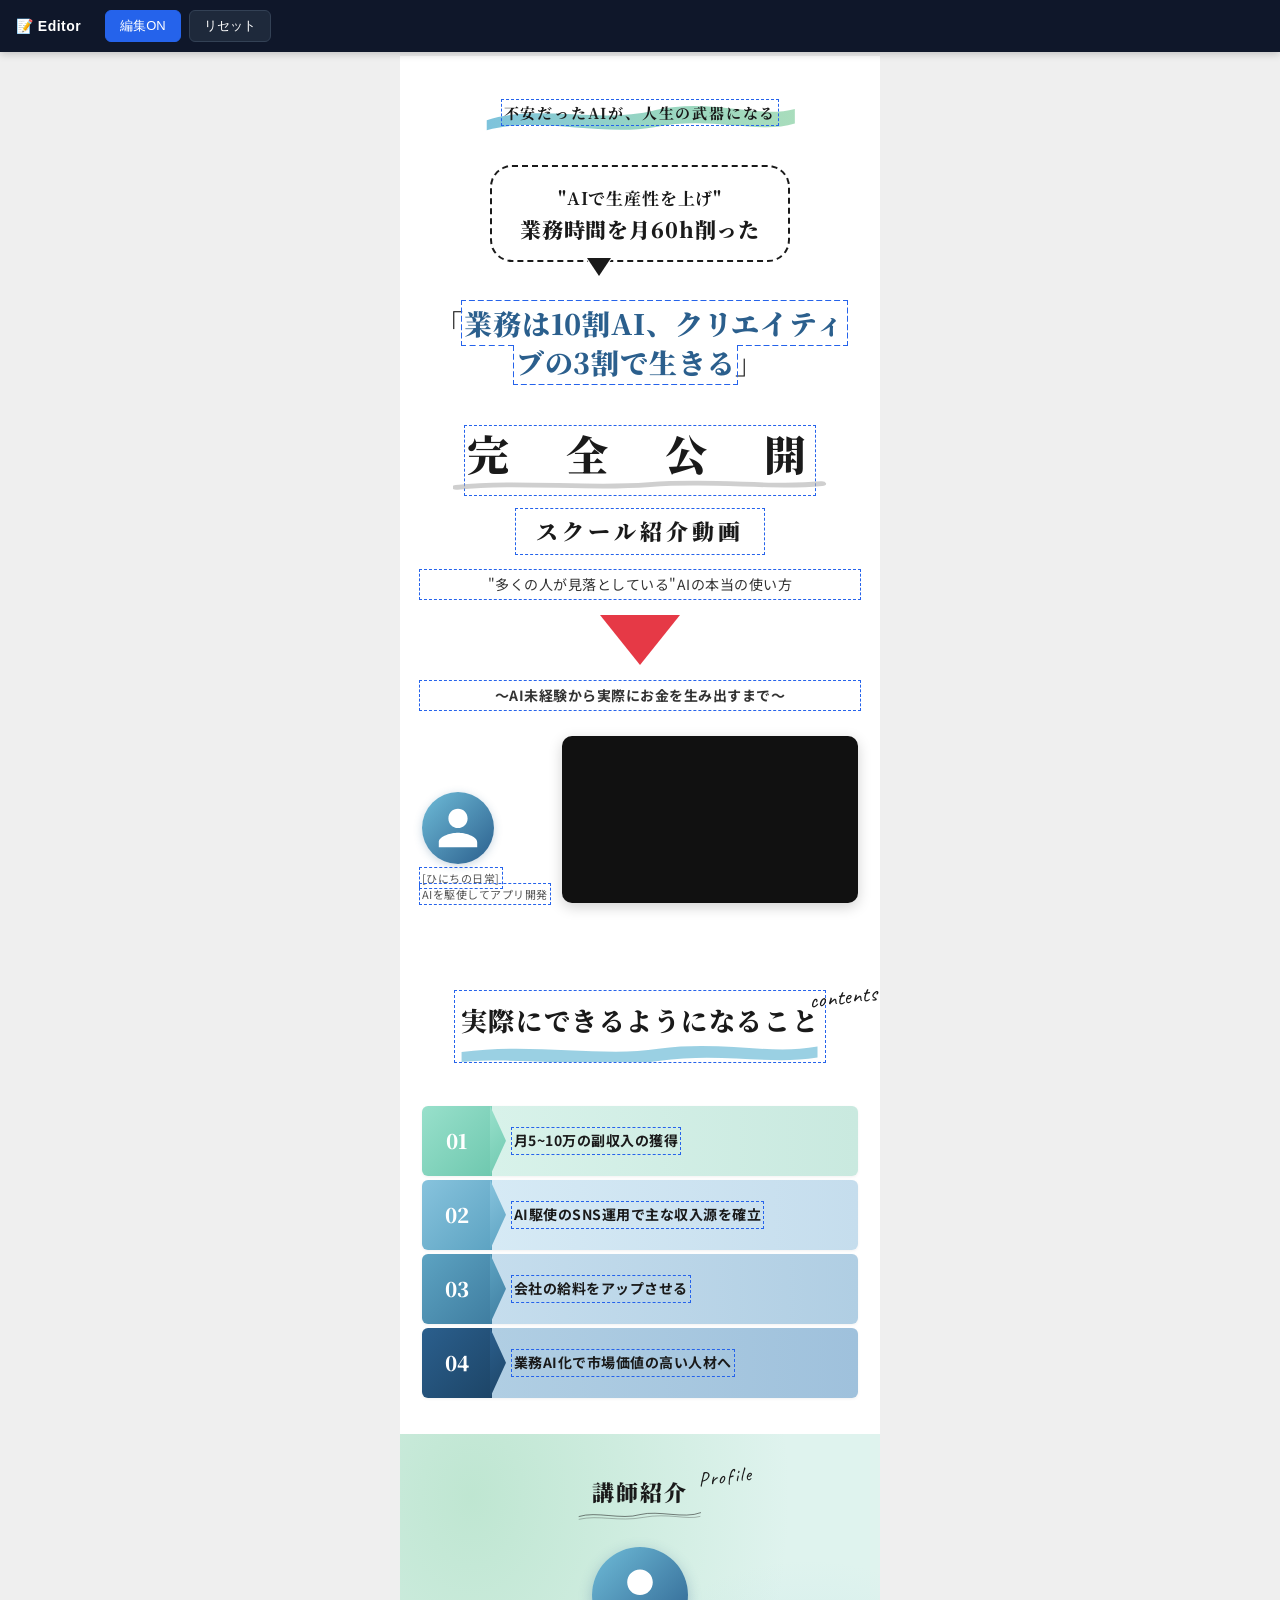
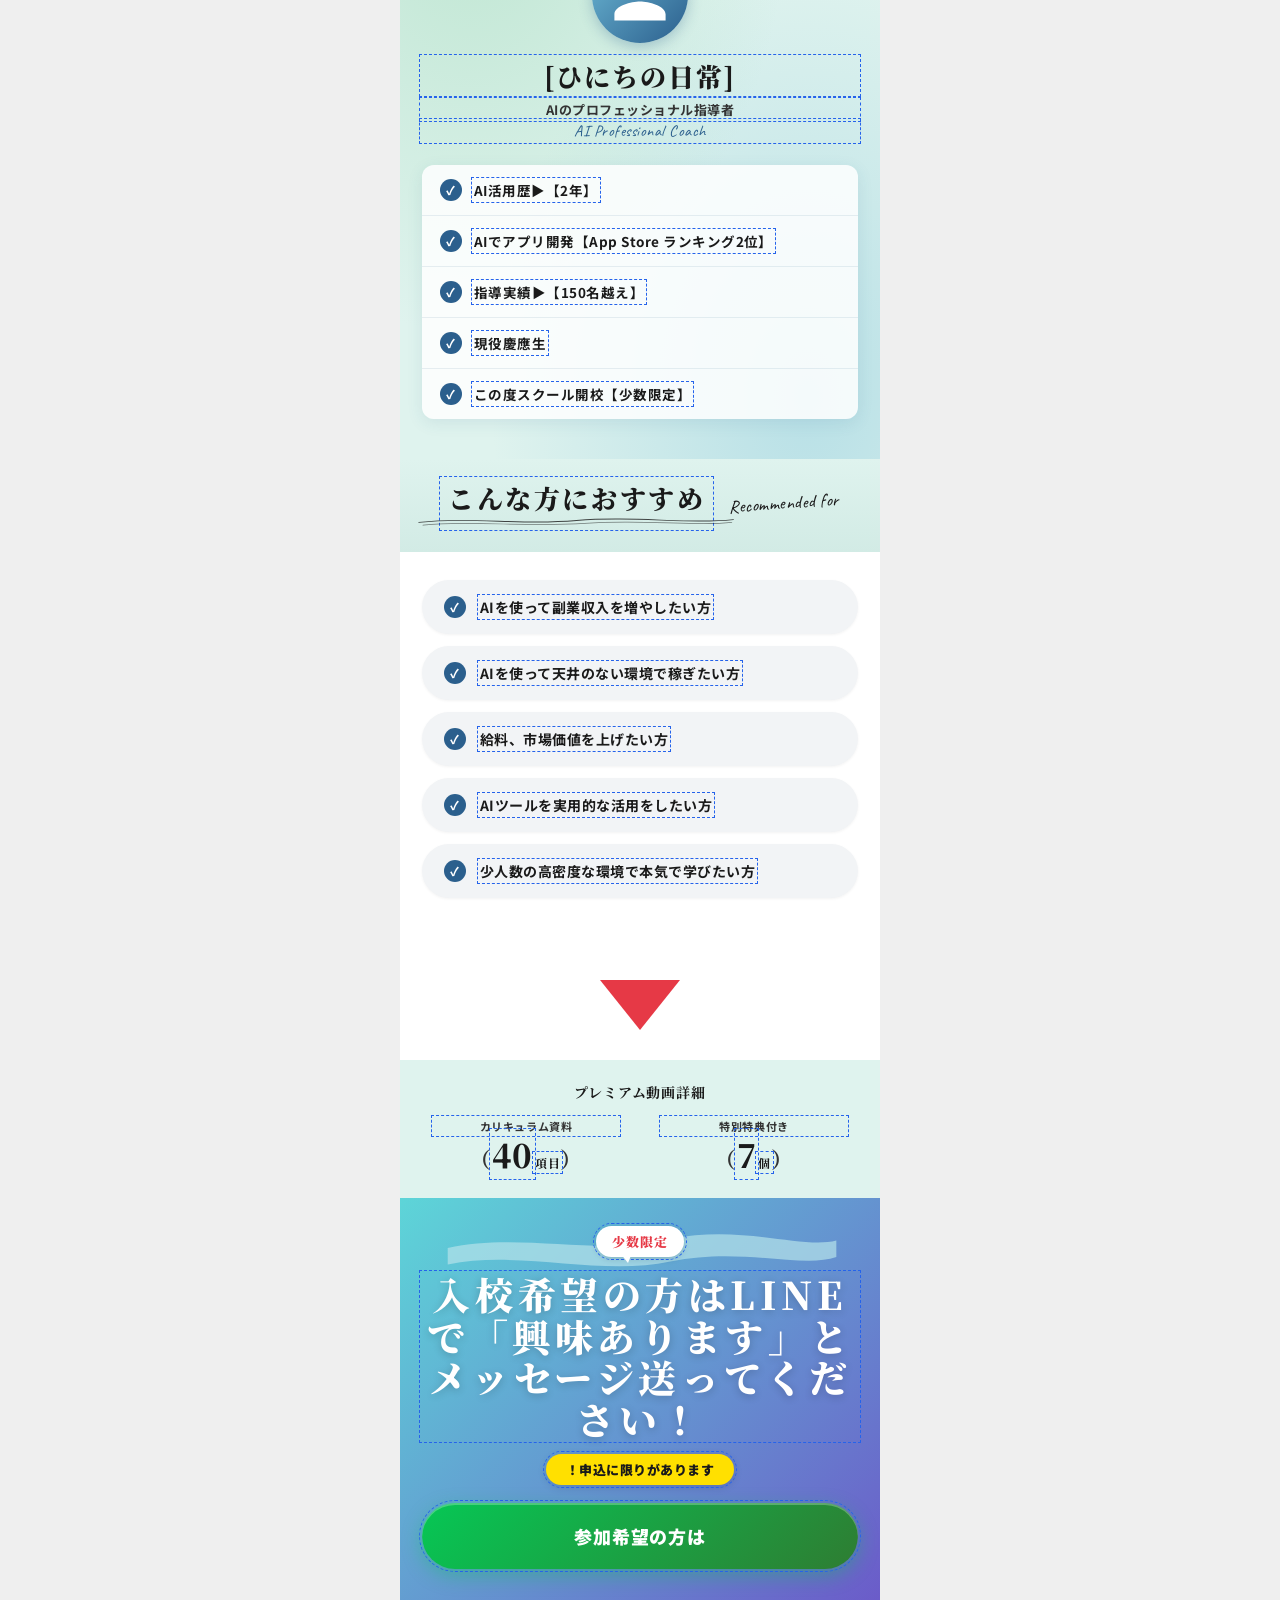
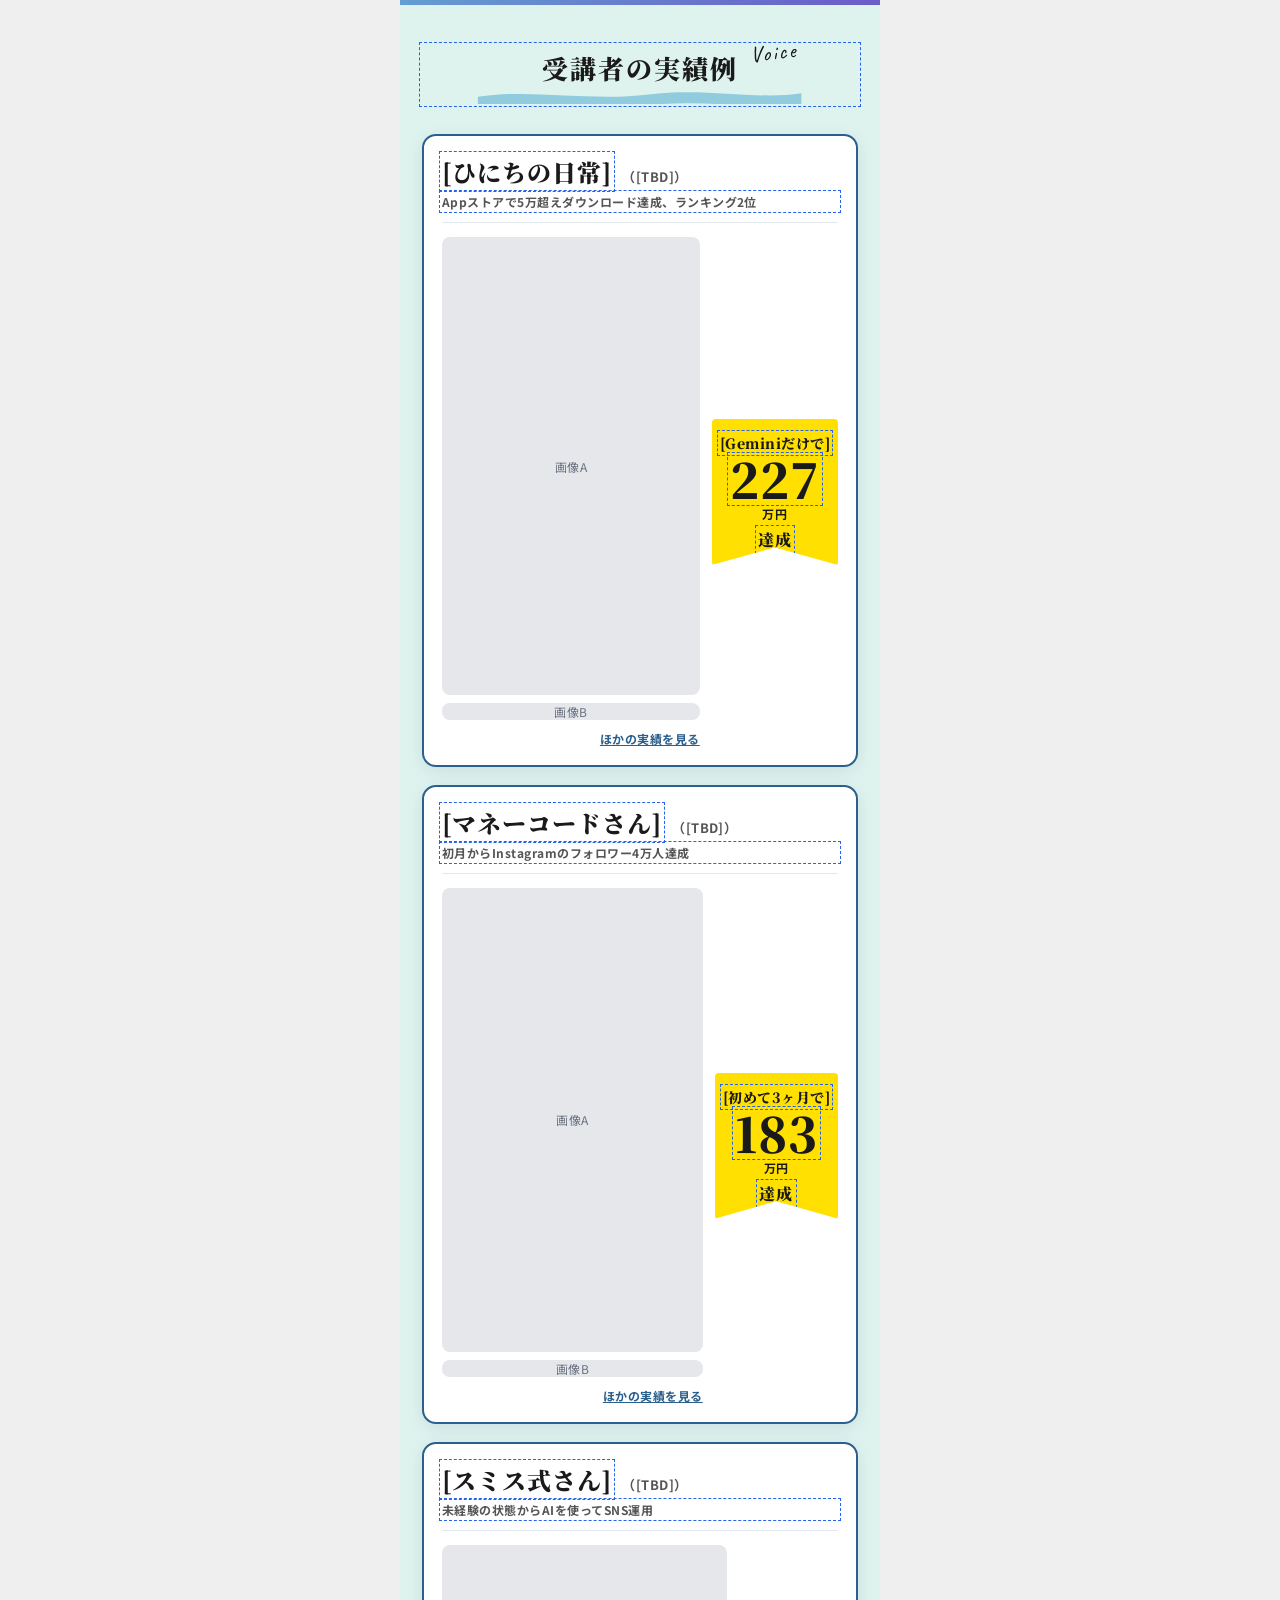
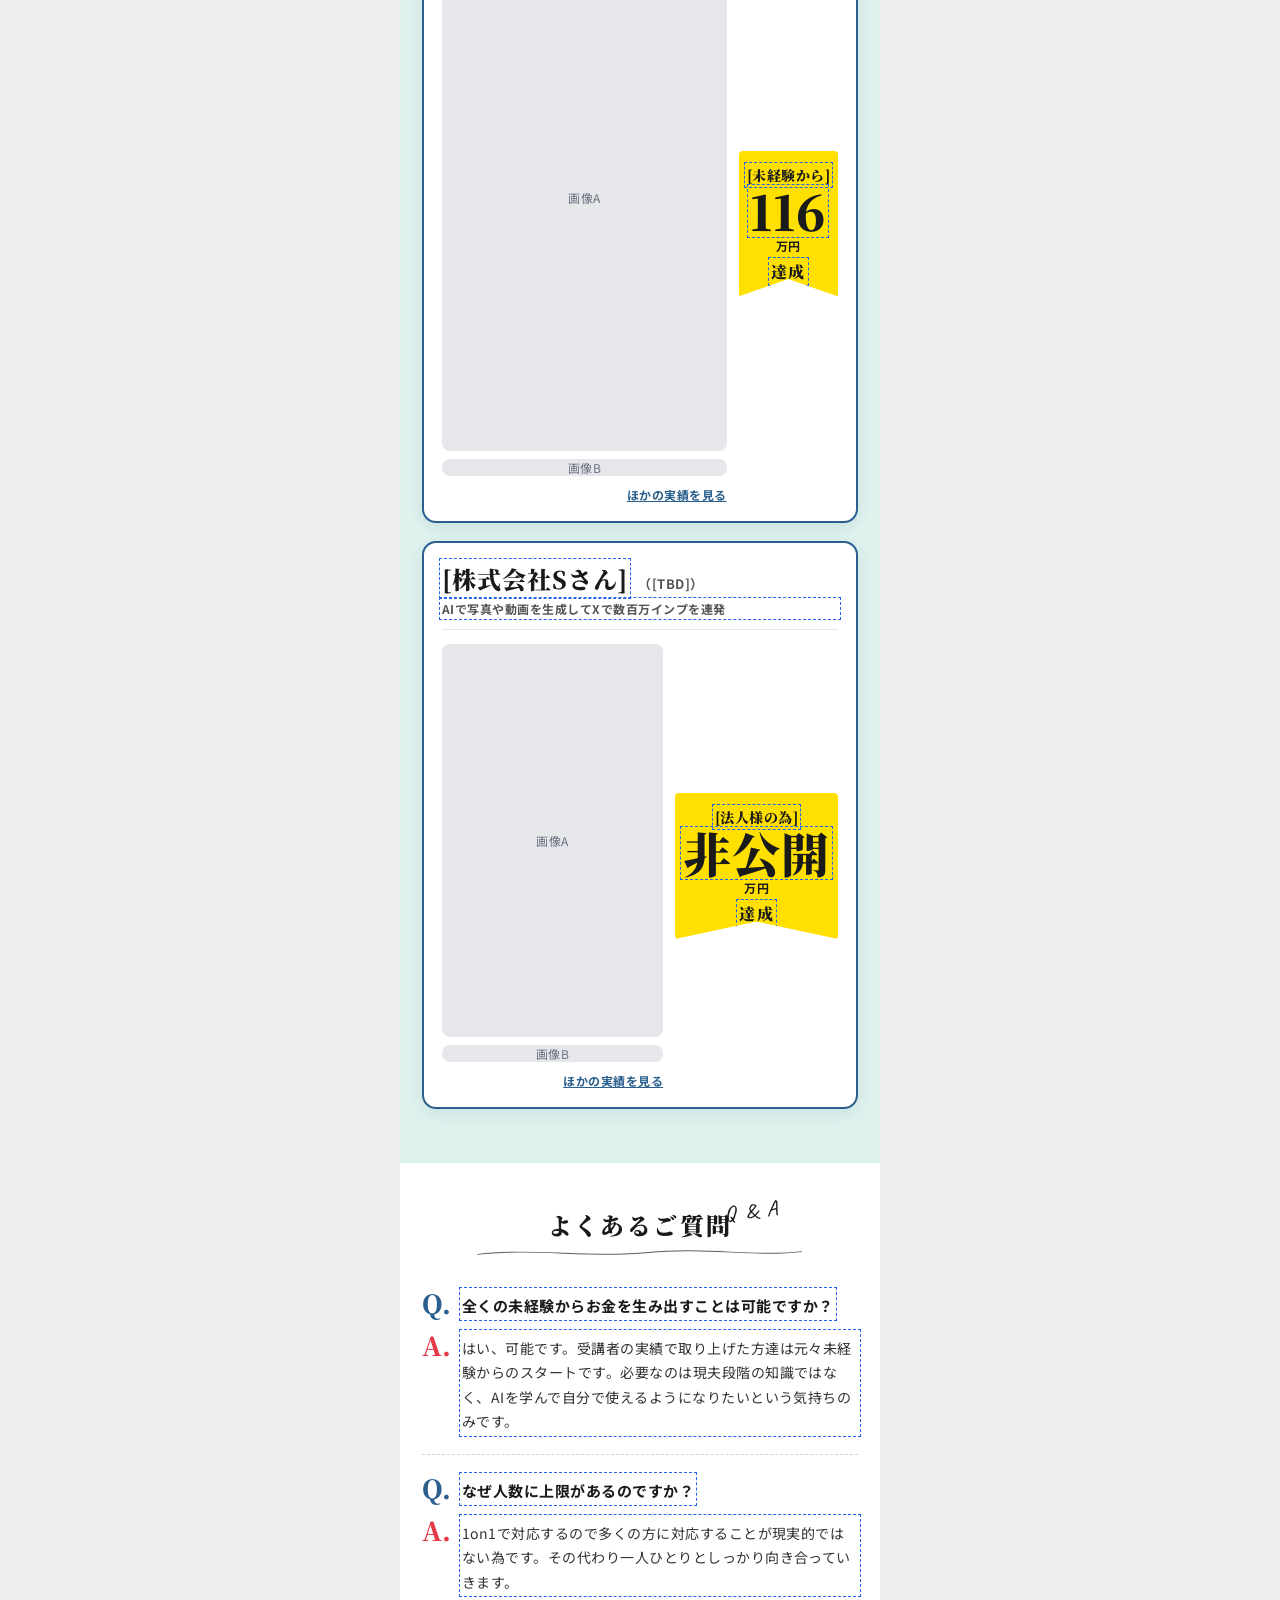
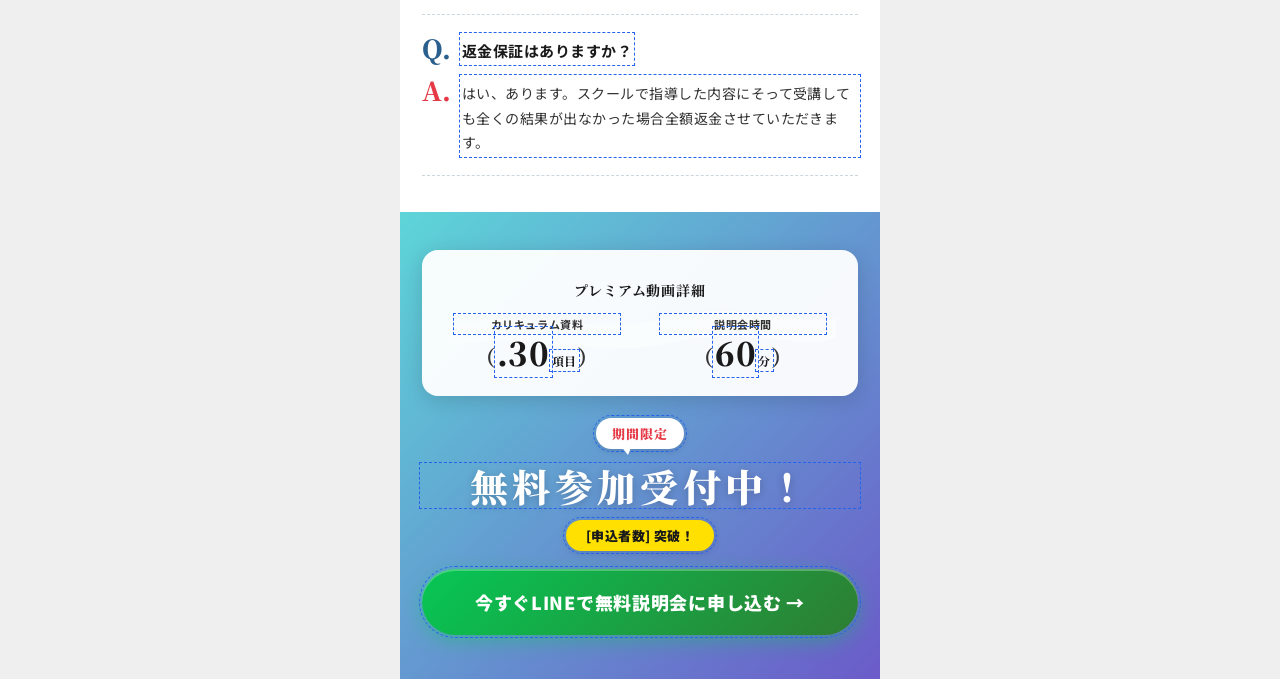
<file: editor.html>
<!DOCTYPE html>
<html lang="ja">
<head>
  <meta charset="UTF-8" />
  <meta name="viewport" content="width=device-width, initial-scale=1.0" />
  <title>業務は10割AI、クリエイティブの3割で生きる｜AIスクール無料説明会</title>
  <link rel="preconnect" href="https://fonts.googleapis.com" />
  <link rel="preconnect" href="https://fonts.gstatic.com" crossorigin />
  <link href="https://fonts.googleapis.com/css2?family=Noto+Serif+JP:wght@500;700;900&family=Noto+Sans+JP:wght@400;700;900&family=Caveat:wght@400;700&family=Yuji+Mai&display=swap" rel="stylesheet" />
  <style>
    *, *::before, *::after {
      box-sizing: border-box;
      margin: 0;
      padding: 0;
    }

    :root {
      --ink: #1a1a1a;
      --ink-soft: #333;
      --ink-mute: #555;
      --brush-blue: #6FBCD8;
      --brush-teal: #9FD9B5;
      --deep-blue: #2B5F8D;
      --pale-mint: #DFF3EE;
      --pale-blue: #E8F4F9;
      --yellow-marker: #FFE000;
      --line-green: #06C755;
      --cta-purple-1: #5DD5D8;
      --cta-purple-2: #6B5BC9;
      --cta-green-1: #4CAF50;
      --cta-green-2: #2E7D32;
      --red-accent: #E63946;
    }

    body {
      font-family: 'Noto Serif JP', 'Hiragino Mincho ProN', 'Yu Mincho', serif;
      background: #efefef;
      color: var(--ink);
      display: flex;
      justify-content: center;
      letter-spacing: 0.03em;
    }

    .page-wrapper {
      width: 100%;
      max-width: 480px;
      background: #fff;
      overflow: hidden;
    }

    /* ===== Reusable brush stroke SVG-as-background ===== */
    .brush-stroke-bg {
      position: relative;
      display: inline-block;
      padding: 6px 18px 8px;
    }
    .brush-stroke-bg::before {
      content: "";
      position: absolute;
      inset: 0;
      background: url("data:image/svg+xml;utf8,<svg xmlns='http://www.w3.org/2000/svg' viewBox='0 0 400 80' preserveAspectRatio='none'><defs><linearGradient id='g' x1='0%25' y1='0%25' x2='100%25' y2='0%25'><stop offset='0%25' stop-color='%236FBCD8' stop-opacity='0.85'/><stop offset='55%25' stop-color='%2386CFB6' stop-opacity='0.8'/><stop offset='100%25' stop-color='%239FD9B5' stop-opacity='0.85'/></linearGradient></defs><path d='M10,42 C70,18 140,52 210,30 C280,12 340,46 392,28 L392,52 C340,72 280,40 210,58 C140,76 70,40 10,62 Z' fill='url(%23g)'/></svg>") no-repeat center/100% 100%;
      z-index: 0;
    }
    .brush-stroke-bg > * { position: relative; z-index: 1; }

    /* ===== Hero ===== */
    .hero {
      background: #fff;
      padding: 36px 22px 28px;
      text-align: center;
    }

    .hero-sub-wrap {
      display: inline-block;
      padding: 10px 22px 14px;
      margin-bottom: 22px;
      background: url("data:image/svg+xml;utf8,<svg xmlns='http://www.w3.org/2000/svg' viewBox='0 0 400 80' preserveAspectRatio='none'><defs><linearGradient id='gh' x1='0%25' y1='0%25' x2='100%25' y2='0%25'><stop offset='0%25' stop-color='%236FBCD8' stop-opacity='0.9'/><stop offset='55%25' stop-color='%2386CFB6' stop-opacity='0.85'/><stop offset='100%25' stop-color='%239FD9B5' stop-opacity='0.9'/></linearGradient></defs><path d='M6,50 C70,20 150,58 220,32 C290,10 350,48 396,30 L396,56 C350,76 290,42 220,62 C150,80 70,42 6,68 Z' fill='url(%23gh)'/></svg>") no-repeat center/100% 100%;
    }

    .hero-sub {
      font-family: 'Noto Serif JP', serif;
      font-size: 15px;
      font-weight: 700;
      color: var(--ink);
      letter-spacing: 0.12em;
    }

    .hero-bubble {
      display: inline-block;
      position: relative;
      padding: 18px 28px 16px;
      margin: 6px auto 18px;
      border: 2px dashed var(--ink);
      border-radius: 22px;
      background: #fff;
      font-family: 'Noto Serif JP', serif;
    }

    .hero-bubble::after {
      content: "";
      position: absolute;
      bottom: -16px;
      left: 32%;
      width: 0;
      height: 0;
      border-left: 12px solid transparent;
      border-right: 12px solid transparent;
      border-top: 18px dashed var(--ink);
      border-top-style: solid;
      filter: drop-shadow(0 2px 0 #fff);
    }

    .hero-bubble-quote {
      font-size: 17px;
      font-weight: 700;
      letter-spacing: 0.05em;
      color: var(--ink);
      margin-bottom: 4px;
    }

    .hero-bubble-amount {
      font-size: 21px;
      font-weight: 900;
      letter-spacing: 0.04em;
      color: var(--ink);
    }

    .hero-title-wrap {
      position: relative;
      display: inline-block;
      margin: 24px auto 14px;
      font-family: 'Noto Serif JP', serif;
      font-size: 28px;
      font-weight: 900;
      line-height: 1.4;
      letter-spacing: 0.03em;
      color: var(--deep-blue);
      padding: 0 6px 14px;
    }

    .hero-title-wrap .kakko {
      color: var(--ink);
      font-weight: 700;
    }

    .hero-title-wrap::after {
      content: "";
      position: absolute;
      left: 4%;
      right: 4%;
      bottom: -2px;
      height: 18px;
      background: url("data:image/svg+xml;utf8,<svg xmlns='http://www.w3.org/2000/svg' viewBox='0 0 400 30' preserveAspectRatio='none'><path d='M5,18 Q60,2 120,16 T240,18 T370,14' stroke='%23FFD600' stroke-width='10' stroke-linecap='round' fill='none' opacity='0.85'/></svg>") no-repeat center/100% 100%;
      z-index: -1;
    }

    .hero-headline {
      position: relative;
      display: inline-block;
      font-family: 'Noto Serif JP', serif;
      font-size: 42px;
      font-weight: 900;
      letter-spacing: 0.18em;
      line-height: 1.2;
      margin: 18px auto 6px;
      padding-bottom: 14px;
    }

    .hero-headline::after {
      content: "";
      position: absolute;
      left: -4%;
      right: -4%;
      bottom: 0;
      height: 14px;
      background: url("data:image/svg+xml;utf8,<svg xmlns='http://www.w3.org/2000/svg' viewBox='0 0 400 30' preserveAspectRatio='none'><path d='M4,18 C70,4 140,22 210,12 C280,2 340,20 394,10' stroke='%23B0B0B0' stroke-width='10' stroke-linecap='round' fill='none' opacity='0.6'/></svg>") no-repeat center/100% 100%;
    }

    .hero-subtitle {
      display: inline-block;
      font-family: 'Noto Serif JP', serif;
      font-size: 22px;
      font-weight: 900;
      letter-spacing: 0.18em;
      padding: 4px 18px 6px;
      margin: 12px 0 20px;
      color: var(--ink);
    }

    .hero-desc1, .hero-desc2 {
      font-family: 'Noto Sans JP', sans-serif;
      font-size: 14px;
      line-height: 1.8;
      color: var(--ink-soft);
    }
    .hero-desc1 { margin-bottom: 6px; }
    .hero-desc2 { font-weight: 700; margin-top: 4px; }

    .arrow-down {
      width: 0;
      height: 0;
      border-left: 40px solid transparent;
      border-right: 40px solid transparent;
      border-top: 50px solid var(--red-accent);
      margin: 18px auto;
    }

    /* ===== Video preview ===== */
    .video-preview-section {
      background: #fff;
      padding: 0 22px 36px;
      text-align: center;
    }

    .video-preview-area {
      display: flex;
      align-items: flex-end;
      gap: 14px;
      margin-bottom: 16px;
    }

    .instructor-avatar-small {
      width: 72px;
      height: 72px;
      border-radius: 50%;
      background: linear-gradient(135deg, #6FBCD8, #2B5F8D);
      flex-shrink: 0;
      overflow: hidden;
      display: flex;
      align-items: center;
      justify-content: center;
      box-shadow: 0 2px 8px rgba(43,95,141,0.25);
    }

    .instructor-avatar-small svg {
      width: 48px;
      height: 48px;
      fill: #fff;
    }

    .video-player-mock {
      flex: 1;
      background: #111;
      border-radius: 10px;
      aspect-ratio: 16/9;
      display: flex;
      align-items: center;
      justify-content: center;
      position: relative;
      box-shadow: 0 4px 14px rgba(0,0,0,0.18);
    }

    .video-player-mock::after {
      content: '▶';
      color: rgba(255,255,255,0.85);
      font-size: 28px;
    }
    .video-player-mock.has-iframe::after { display: none !important; }

    .instructor-info-small {
      font-family: 'Noto Sans JP', sans-serif;
      font-size: 11px;
      color: var(--ink-mute);
      text-align: left;
      margin-top: 6px;
      line-height: 1.5;
    }

    /* ===== Contents ===== */
    .contents-section {
      background: #fff;
      padding: 38px 22px 36px;
    }

    .contents-section h2 {
      position: relative;
      display: inline-block;
      font-family: 'Noto Serif JP', serif;
      font-size: 26px;
      font-weight: 900;
      color: var(--ink);
      margin: 0 auto 28px;
      padding: 8px 4px 22px;
      letter-spacing: 0.06em;
    }

    .contents-section h2::before {
      content: "contents";
      position: absolute;
      top: -10px;
      right: -54px;
      font-family: 'Caveat', cursive;
      font-size: 22px;
      font-weight: 400;
      color: var(--ink);
      transform: rotate(-6deg);
      letter-spacing: 0.02em;
    }

    .contents-section h2::after {
      content: "";
      position: absolute;
      left: 0;
      right: 0;
      bottom: -2px;
      height: 22px;
      background: url("data:image/svg+xml;utf8,<svg xmlns='http://www.w3.org/2000/svg' viewBox='0 0 400 40' preserveAspectRatio='none'><path d='M5,22 C80,4 160,32 220,16 C290,0 340,28 394,12 L394,32 C340,46 290,22 220,38 C160,54 80,30 5,40 Z' fill='%236FBCD8' opacity='0.7'/></svg>") no-repeat center/100% 100%;
    }

    .contents-wrap {
      text-align: center;
    }

    .contents-list {
      list-style: none;
      display: flex;
      flex-direction: column;
      gap: 4px;
      margin-top: 18px;
    }

    .contents-list li {
      display: grid;
      grid-template-columns: 70px 1fr;
      align-items: stretch;
      gap: 0;
      border-radius: 6px;
      overflow: hidden;
      box-shadow: 0 1px 3px rgba(0,0,0,0.06);
      min-height: 70px;
    }

    .contents-list li:nth-child(1) .content-num { background: linear-gradient(135deg, #98E0CB, #6FC8AF); }
    .contents-list li:nth-child(1) .content-text-wrap { background: linear-gradient(90deg, #D8F2EA, #C9E9DF); }
    .contents-list li:nth-child(2) .content-num { background: linear-gradient(135deg, #87C3DD, #5DA3C2); }
    .contents-list li:nth-child(2) .content-text-wrap { background: linear-gradient(90deg, #D6EAF5, #C5DDED); }
    .contents-list li:nth-child(3) .content-num { background: linear-gradient(135deg, #5DA3C2, #3F7DA0); }
    .contents-list li:nth-child(3) .content-text-wrap { background: linear-gradient(90deg, #C5DDED, #B0CEE3); }
    .contents-list li:nth-child(4) .content-num { background: linear-gradient(135deg, #2B5F8D, #1D4567); }
    .contents-list li:nth-child(4) .content-text-wrap { background: linear-gradient(90deg, #B0CEE3, #9FC1DC); }

    .content-num {
      font-family: 'Noto Serif JP', serif;
      font-size: 20px;
      font-weight: 900;
      color: #fff;
      display: flex;
      align-items: center;
      justify-content: center;
      letter-spacing: 0.02em;
      position: relative;
    }

    .content-num::after {
      content: "";
      position: absolute;
      right: -14px;
      top: 0;
      bottom: 0;
      width: 16px;
      background: inherit;
      clip-path: polygon(0 0, 100% 50%, 0 100%);
    }

    .content-text-wrap {
      display: flex;
      align-items: center;
      padding: 12px 16px 12px 22px;
    }

    .content-text {
      font-family: 'Noto Sans JP', sans-serif;
      font-size: 14px;
      font-weight: 700;
      line-height: 1.55;
      color: var(--ink);
    }

    /* ===== Instructor ===== */
    .instructor-section {
      background: var(--pale-mint);
      padding: 38px 22px 40px;
      text-align: center;
      background-image:
        radial-gradient(ellipse at 15% 10%, rgba(159,217,181,0.5) 0%, transparent 55%),
        radial-gradient(ellipse at 85% 90%, rgba(111,188,216,0.35) 0%, transparent 55%);
    }

    .instructor-section h2 {
      position: relative;
      display: inline-block;
      font-family: 'Noto Serif JP', serif;
      font-size: 22px;
      font-weight: 900;
      letter-spacing: 0.08em;
      margin-bottom: 24px;
      padding: 4px 14px 16px;
    }

    .instructor-section h2::before {
      content: "Profile";
      position: absolute;
      top: -8px;
      right: -52px;
      font-family: 'Caveat', cursive;
      font-size: 20px;
      font-weight: 400;
      color: var(--ink);
      transform: rotate(-6deg);
    }

    .instructor-section h2::after {
      content: "";
      position: absolute;
      left: 0;
      right: 0;
      bottom: 0;
      height: 14px;
      background: url("data:image/svg+xml;utf8,<svg xmlns='http://www.w3.org/2000/svg' viewBox='0 0 400 30' preserveAspectRatio='none'><path d='M5,16 C60,4 140,24 200,12 C260,2 340,22 394,8' stroke='%231a1a1a' stroke-width='2' stroke-linecap='round' fill='none' opacity='0.7'/><path d='M5,22 C70,12 130,28 210,18 C290,8 350,24 392,16' stroke='%231a1a1a' stroke-width='1.5' stroke-linecap='round' fill='none' opacity='0.5'/></svg>") no-repeat center/100% 100%;
    }

    .instructor-avatar {
      width: 96px;
      height: 96px;
      border-radius: 50%;
      background: linear-gradient(135deg, #6FBCD8, #2B5F8D);
      margin: 0 auto 14px;
      display: flex;
      align-items: center;
      justify-content: center;
      overflow: hidden;
      box-shadow: 0 4px 14px rgba(43,95,141,0.3);
    }

    .instructor-avatar svg {
      width: 64px;
      height: 64px;
      fill: #fff;
    }

    .instructor-name {
      font-family: 'Noto Serif JP', serif;
      font-size: 26px;
      font-weight: 900;
      letter-spacing: 0.08em;
      margin-bottom: 6px;
    }

    .instructor-title {
      font-family: 'Noto Sans JP', sans-serif;
      font-size: 13px;
      color: var(--ink-soft);
      margin-bottom: 2px;
      font-weight: 700;
    }

    .instructor-title-en {
      font-family: 'Caveat', cursive;
      font-size: 16px;
      color: var(--deep-blue);
      margin-bottom: 24px;
    }

    .instructor-stats {
      list-style: none;
      border: none;
      border-radius: 12px;
      background: rgba(255,255,255,0.85);
      overflow: hidden;
      box-shadow: 0 4px 16px rgba(43,95,141,0.1);
    }

    .instructor-stats li {
      display: flex;
      align-items: center;
      gap: 12px;
      padding: 14px 18px;
      font-family: 'Noto Sans JP', sans-serif;
      font-size: 13.5px;
      font-weight: 700;
      border-bottom: 1px solid rgba(43,95,141,0.1);
      text-align: left;
    }

    .instructor-stats li:last-child { border-bottom: none; }

    .check-icon {
      width: 22px;
      height: 22px;
      border-radius: 50%;
      background: var(--deep-blue);
      display: inline-flex;
      align-items: center;
      justify-content: center;
      flex-shrink: 0;
      color: #fff;
      font-size: 12px;
      font-weight: 900;
    }

    /* ===== Recommended ===== */
    .recommended-section {
      background: #fff;
      padding: 38px 22px 40px;
    }

    .recommended-header {
      background: linear-gradient(180deg, #DFF3EE, #D2EBE5);
      padding: 20px 18px 24px;
      margin: -38px -22px 28px;
      text-align: center;
      position: relative;
    }

    .recommended-title {
      position: relative;
      display: inline-block;
      font-family: 'Noto Serif JP', serif;
      font-size: 26px;
      font-weight: 900;
      letter-spacing: 0.1em;
      padding: 0 6px 12px;
      margin-bottom: 0;
    }

    .recommended-title::after {
      content: "";
      position: absolute;
      left: -10%;
      right: -10%;
      bottom: 0;
      height: 14px;
      background: url("data:image/svg+xml;utf8,<svg xmlns='http://www.w3.org/2000/svg' viewBox='0 0 400 30' preserveAspectRatio='none'><path d='M5,18 C70,6 130,24 200,14 C270,4 340,22 394,12' stroke='%231a1a1a' stroke-width='2' stroke-linecap='round' fill='none' opacity='0.8'/><path d='M10,24 C70,14 140,28 210,20 C280,12 350,26 392,18' stroke='%231a1a1a' stroke-width='1.5' stroke-linecap='round' fill='none' opacity='0.55'/></svg>") no-repeat center/100% 100%;
    }

    .recommended-subtitle-en {
      font-family: 'Caveat', cursive;
      font-size: 18px;
      color: var(--ink);
      margin-left: 12px;
      display: inline-block;
      transform: rotate(-4deg);
    }

    .check-list {
      list-style: none;
      display: flex;
      flex-direction: column;
      gap: 12px;
    }

    .check-list li {
      background: #F2F4F6;
      border-radius: 28px;
      padding: 16px 22px;
      display: flex;
      align-items: center;
      gap: 14px;
      font-family: 'Noto Sans JP', sans-serif;
      font-size: 14px;
      font-weight: 700;
      color: var(--ink);
      box-shadow: 0 1px 3px rgba(0,0,0,0.05);
    }

    /* ===== CTA section ===== */
    .cta-section {
      text-align: center;
    }

    .cta-arrow-area {
      background: #fff;
      padding: 24px 0 12px;
    }

    .badge-area {
      background: var(--pale-mint);
      padding: 22px 20px;
      position: relative;
    }

    .badge-area::before {
      content: "プレミアム動画詳細";
      display: block;
      font-family: 'Noto Serif JP', serif;
      font-size: 14px;
      font-weight: 700;
      letter-spacing: 0.06em;
      margin-bottom: 10px;
      color: var(--ink);
    }

    .badge-boxes {
      display: flex;
      gap: 16px;
      justify-content: center;
      align-items: center;
    }

    .badge-box {
      background: transparent;
      border-radius: 0;
      padding: 6px 14px;
      flex: 1;
      text-align: center;
      position: relative;
    }

    .badge-label {
      font-family: 'Noto Sans JP', sans-serif;
      font-size: 11px;
      color: var(--ink-soft);
      margin-bottom: 4px;
      font-weight: 700;
      letter-spacing: 0.05em;
    }

    .badge-value-wrap {
      font-family: 'Noto Serif JP', serif;
      font-size: 32px;
      font-weight: 900;
      color: var(--ink);
      line-height: 1;
      letter-spacing: 0.02em;
    }

    .badge-paren {
      font-size: 22px;
      font-weight: 700;
      color: var(--ink-soft);
    }

    .badge-unit {
      font-size: 12px;
      font-weight: 700;
      letter-spacing: 0.06em;
      margin-left: 2px;
    }

    .cta-green-block {
      background: linear-gradient(135deg, #5DD5D8 0%, #6B5BC9 100%);
      padding: 28px 22px 36px;
      position: relative;
    }

    .cta-green-block::before {
      content: "";
      position: absolute;
      top: 20px;
      left: 8%;
      right: 8%;
      height: 60px;
      background: url("data:image/svg+xml;utf8,<svg xmlns='http://www.w3.org/2000/svg' viewBox='0 0 400 80' preserveAspectRatio='none'><path d='M10,40 C80,18 160,52 230,28 C300,8 360,42 394,30 L394,52 C360,68 300,38 230,58 C160,78 80,42 10,62 Z' fill='%23B6E3EA' opacity='0.7'/></svg>") no-repeat center/100% 100%;
      pointer-events: none;
    }

    .cta-now-badge {
      position: relative;
      display: inline-block;
      background: #fff;
      color: var(--red-accent);
      font-family: 'Noto Serif JP', serif;
      font-size: 13px;
      font-weight: 900;
      border-radius: 24px;
      padding: 6px 16px;
      margin-bottom: 8px;
      letter-spacing: 0.06em;
      box-shadow: 0 2px 6px rgba(0,0,0,0.15);
    }

    .cta-now-badge::after {
      content: "";
      position: absolute;
      bottom: -6px;
      left: 24px;
      width: 0;
      height: 0;
      border-left: 8px solid transparent;
      border-right: 4px solid transparent;
      border-top: 10px solid #fff;
    }

    .cta-button-main {
      font-family: 'Noto Serif JP', serif;
      font-size: 38px;
      font-weight: 900;
      color: #fff;
      margin: 8px 0 14px;
      line-height: 1.1;
      letter-spacing: 0.12em;
      text-shadow: 0 2px 8px rgba(0,0,0,0.2);
      position: relative;
      z-index: 1;
    }

    .cta-members {
      display: inline-block;
      background: var(--yellow-marker);
      color: var(--ink);
      font-family: 'Noto Sans JP', sans-serif;
      font-size: 13px;
      font-weight: 900;
      border-radius: 24px;
      padding: 6px 20px;
      margin-bottom: 18px;
      box-shadow: 0 2px 8px rgba(0,0,0,0.15);
    }

    a.cta-button {
      display: block;
      background: linear-gradient(135deg, #06C755 0%, #2E7D32 100%);
      color: #fff;
      font-family: 'Noto Sans JP', sans-serif;
      font-size: 18px;
      font-weight: 900;
      text-decoration: none;
      padding: 20px 24px;
      border-radius: 60px;
      box-shadow: 0 6px 20px rgba(6,199,85,0.4), inset 0 2px 0 rgba(255,255,255,0.25);
      text-align: center;
      letter-spacing: 0.04em;
      position: relative;
      transition: transform 0.15s ease;
    }

    a.cta-button:hover { transform: translateY(-1px); }

    /* ===== Testimonials ===== */
    .testimonials-section {
      background: var(--pale-mint);
      padding: 40px 22px 36px;
    }

    .testimonials-section h2 {
      position: relative;
      display: inline-block;
      font-family: 'Noto Serif JP', serif;
      font-size: 26px;
      font-weight: 900;
      letter-spacing: 0.08em;
      margin: 0 auto 30px;
      padding: 4px 4px 18px;
      width: 100%;
      text-align: center;
    }

    .testimonials-section h2::before {
      content: "Voice";
      position: absolute;
      top: -6px;
      right: 14%;
      font-family: 'Caveat', cursive;
      font-size: 22px;
      font-weight: 400;
      color: var(--ink);
      transform: rotate(-6deg);
    }

    .testimonials-section h2::after {
      content: "";
      position: absolute;
      left: 12%;
      right: 12%;
      bottom: 0;
      height: 18px;
      background: url("data:image/svg+xml;utf8,<svg xmlns='http://www.w3.org/2000/svg' viewBox='0 0 400 30' preserveAspectRatio='none'><path d='M5,18 C70,4 140,26 210,14 C280,2 340,24 394,12 L394,30 C340,40 280,22 210,32 C140,42 70,22 5,38 Z' fill='%236FBCD8' opacity='0.7'/></svg>") no-repeat center/100% 100%;
    }

    .testimonial-card {
      background: #fff;
      border-radius: 14px;
      border: 2px solid var(--deep-blue);
      box-shadow: 0 4px 16px rgba(43,95,141,0.12);
      padding: 18px;
      margin-bottom: 18px;
    }

    .testimonial-header {
      margin-bottom: 14px;
      padding-bottom: 12px;
      border-bottom: 1px solid #e0e7ed;
    }

    .testimonial-name {
      font-family: 'Noto Serif JP', serif;
      font-size: 24px;
      font-weight: 900;
      display: inline;
      letter-spacing: 0.04em;
    }

    .testimonial-age {
      font-family: 'Noto Sans JP', sans-serif;
      font-size: 13px;
      color: var(--ink-mute);
      margin-left: 6px;
      font-weight: 700;
    }

    .testimonial-caption {
      font-family: 'Noto Sans JP', sans-serif;
      font-size: 12px;
      color: var(--ink-mute);
      margin-top: 4px;
      font-weight: 700;
    }

    .testimonial-body {
      display: flex;
      gap: 12px;
      align-items: flex-start;
    }

    .testimonial-chat { flex: 1; }

    .chat-bubble {
      background: #DCF8C6;
      border-radius: 12px;
      border-bottom-left-radius: 0;
      padding: 12px 14px;
      font-family: 'Noto Sans JP', sans-serif;
      font-size: 12.5px;
      line-height: 1.7;
      color: var(--ink);
      margin-bottom: 10px;
      font-weight: 400;
    }

    /* ===== Testimonial Images ===== */
    .testimonial-images {
      display: flex;
      gap: 8px;
      margin-bottom: 10px;
    }
    .testimonial-image-slot {
      flex: 1;
      aspect-ratio: 9/16;
      background: #e5e7eb;
      border-radius: 8px;
      overflow: hidden;
      position: relative;
      cursor: pointer;
    }
    .testimonial-image-placeholder {
      width: 100%;
      height: 100%;
      display: flex;
      align-items: center;
      justify-content: center;
      color: #6b7280;
      font-size: 12px;
      font-family: 'Noto Sans JP', sans-serif;
    }

    .testimonial-amount {
      font-family: 'Noto Sans JP', sans-serif;
      font-size: 13px;
      font-weight: 700;
      color: var(--ink);
      text-align: right;
      margin-top: 4px;
    }

    /* ===== Testimonial Images - utage layout ===== */
    .testimonial-images {
      flex: 1;
      display: flex;
      flex-direction: column;
      gap: 8px;
    }
    .testimonial-image-slot {
      width: 100%;
      background: #e5e7eb;
      border-radius: 8px;
      overflow: hidden;
      position: relative;
      cursor: pointer;
      aspect-ratio: 9 / 16;
    }
    .testimonial-image-slot:nth-child(2) {
      aspect-ratio: auto;
      max-height: 240px;
    }
    .testimonial-image-slot:nth-child(2) img {
      object-fit: contain !important;
      background: #f9fafb;
    }
    .result-box {
      align-self: center;
    }
    .testimonial-amount {
      display: none;
    }

    .testimonial-more {
      font-family: 'Noto Sans JP', sans-serif;
      font-size: 12px;
      color: var(--deep-blue);
      text-decoration: underline;
      display: block;
      text-align: right;
      margin-top: 6px;
      font-weight: 700;
    }

    .result-box {
      background: var(--yellow-marker);
      border-radius: 4px;
      padding: 14px 8px;
      text-align: center;
      min-width: 96px;
      flex-shrink: 0;
      display: flex;
      flex-direction: column;
      justify-content: center;
      align-items: center;
      gap: 2px;
      box-shadow: 0 4px 0 rgba(0,0,0,0.08);
      clip-path: polygon(0 0, 100% 0, 100% 100%, 50% 88%, 0 100%);
    }

    .result-period {
      font-family: 'Noto Serif JP', serif;
      font-size: 14px;
      font-weight: 900;
    }

    .result-amount {
      font-family: 'Noto Serif JP', serif;
      font-size: 48px;
      font-weight: 900;
      color: var(--ink);
      line-height: 1;
      letter-spacing: 0.02em;
    }

    .result-unit {
      font-family: 'Noto Sans JP', sans-serif;
      font-size: 12px;
      font-weight: 700;
      color: var(--ink);
    }

    .result-label {
      font-family: 'Noto Serif JP', serif;
      font-size: 16px;
      font-weight: 900;
      color: var(--ink);
      letter-spacing: 0.08em;
      margin-top: 4px;
    }

    /* ===== FAQ ===== */
    .faq-section {
      background: #fff;
      padding: 40px 22px 36px;
    }

    .faq-section h2 {
      position: relative;
      display: inline-block;
      font-family: 'Noto Serif JP', serif;
      font-size: 24px;
      font-weight: 900;
      letter-spacing: 0.1em;
      margin: 0 auto 30px;
      padding: 4px 4px 18px;
      width: 100%;
      text-align: center;
    }

    .faq-section h2::before {
      content: "Q & A";
      position: absolute;
      top: -6px;
      right: 18%;
      font-family: 'Caveat', cursive;
      font-size: 22px;
      font-weight: 400;
      color: var(--ink);
      transform: rotate(-6deg);
    }

    .faq-section h2::after {
      content: "";
      position: absolute;
      left: 12%;
      right: 12%;
      bottom: 0;
      height: 14px;
      background: url("data:image/svg+xml;utf8,<svg xmlns='http://www.w3.org/2000/svg' viewBox='0 0 400 30' preserveAspectRatio='none'><path d='M5,18 C70,4 140,26 210,14 C280,2 340,24 394,12' stroke='%231a1a1a' stroke-width='2' stroke-linecap='round' fill='none' opacity='0.7'/></svg>") no-repeat center/100% 100%;
    }

    .faq-item {
      padding: 20px 0;
      border-bottom: 1px dashed #ccd6dd;
    }

    .faq-item:first-of-type { padding-top: 0; }

    .faq-q {
      display: flex;
      align-items: flex-start;
      gap: 10px;
      margin-bottom: 14px;
    }

    .faq-q-label {
      font-family: 'Noto Serif JP', serif;
      font-size: 26px;
      font-weight: 900;
      color: var(--deep-blue);
      line-height: 1;
      flex-shrink: 0;
    }

    .faq-q-text {
      font-family: 'Noto Sans JP', sans-serif;
      font-size: 15px;
      font-weight: 700;
      line-height: 1.6;
      padding-top: 4px;
    }

    .faq-a {
      display: flex;
      align-items: flex-start;
      gap: 10px;
    }

    .faq-a-label {
      font-family: 'Noto Serif JP', serif;
      font-size: 26px;
      font-weight: 900;
      color: var(--red-accent);
      line-height: 1;
      flex-shrink: 0;
    }

    .faq-a-text {
      font-family: 'Noto Sans JP', sans-serif;
      font-size: 14px;
      line-height: 1.75;
      color: var(--ink-soft);
      padding-top: 4px;
    }

    /* ===== Footer CTA ===== */
    .footer-cta-section {
      background: linear-gradient(135deg, #5DD5D8 0%, #6B5BC9 100%);
      padding: 38px 22px 44px;
      text-align: center;
      position: relative;
    }

    .footer-cta-section::before {
      content: "";
      position: absolute;
      top: 80px;
      left: 8%;
      right: 8%;
      height: 70px;
      background: url("data:image/svg+xml;utf8,<svg xmlns='http://www.w3.org/2000/svg' viewBox='0 0 400 80' preserveAspectRatio='none'><path d='M10,40 C80,18 160,52 230,28 C300,8 360,42 394,30 L394,52 C360,68 300,38 230,58 C160,78 80,42 10,62 Z' fill='%23B6E3EA' opacity='0.7'/></svg>") no-repeat center/100% 100%;
      pointer-events: none;
    }

    .footer-cta-section .badge-area {
      background: rgba(255,255,255,0.95);
      border-radius: 16px;
      margin-bottom: 22px;
      box-shadow: 0 4px 20px rgba(0,0,0,0.15);
      padding-top: 30px;
    }

    .footer-cta-section .badge-area::before {
      color: var(--ink);
    }

    .footer-cta-section .badge-box { background: transparent; }
  </style>
  <style id="editor-toolbar-style">
    /* Editor Toolbar */
    .editor-toolbar {
      position: fixed; top: 0; left: 0; right: 0;
      background: #0f172a; color: #fff; padding: 10px 16px;
      display: flex; gap: 8px; align-items: center;
      font-family: -apple-system, BlinkMacSystemFont, 'Segoe UI', sans-serif;
      font-size: 14px; z-index: 99999;
      box-shadow: 0 2px 8px rgba(0,0,0,.2);
    }
    .editor-toolbar__brand {
      font-weight: 600; margin-right: 16px;
    }
    .editor-toolbar__status {
      font-size: 12px; opacity: 0.7; margin-left: auto; margin-right: 8px;
    }
    .editor-toolbar button {
      background: #1e293b; color: #fff; border: 1px solid #334155;
      padding: 6px 14px; border-radius: 6px; cursor: pointer;
      font-size: 13px; font-family: inherit;
    }
    .editor-toolbar button:hover { background: #334155; }
    .editor-toolbar button.is-active { background: #2563eb; border-color: #2563eb; }
    .editor-toolbar button.is-primary { background: #059669; border-color: #059669; }
    .editor-toolbar button.is-primary:hover { background: #047857; }
    body.editor-mode-active { padding-top: 56px !important; }
    body.editor-mode-active [data-key][contenteditable="true"] {
      outline: 1px dashed #2563eb;
      outline-offset: 2px;
      cursor: text;
    }
    body.editor-mode-active [data-key][contenteditable="true"]:hover {
      outline: 2px solid #2563eb;
      background: rgba(37, 99, 235, 0.05);
    }
  </style>
</head>
<body>
  <div id="editor-toolbar" class="editor-toolbar">
    <span class="editor-toolbar__brand">📝 Editor</span>
    <button id="btn-toggle-edit" class="is-active">編集ON</button>
    <button id="btn-reset">リセット</button>
    <span id="editor-status" class="editor-toolbar__status"></span>
  </div>
  <div id="image-edit-panel" style="display:none; position:fixed; top:70px; right:16px; background:#1e293b; color:#fff; padding:16px; border-radius:8px; box-shadow:0 4px 12px rgba(0,0,0,.3); z-index:99998; min-width:240px; font-family:-apple-system,BlinkMacSystemFont,sans-serif; font-size:13px;">
    <div style="display:flex; justify-content:space-between; align-items:center; margin-bottom:12px;">
      <strong>画像位置調整</strong>
      <button id="img-close-btn" style="background:transparent; color:#fff; border:none; cursor:pointer; font-size:18px;">×</button>
    </div>
    <div style="margin-bottom:10px;">
      <label style="display:block; margin-bottom:4px;">X位置: <span id="img-posx-val">50%</span></label>
      <input type="range" id="img-posx" min="0" max="100" value="50" style="width:100%;">
    </div>
    <div style="margin-bottom:10px;">
      <label style="display:block; margin-bottom:4px;">Y位置: <span id="img-posy-val">50%</span></label>
      <input type="range" id="img-posy" min="0" max="100" value="50" style="width:100%;">
    </div>
    <div style="margin-bottom:14px;">
      <label style="display:block; margin-bottom:4px;">ズーム: <span id="img-scale-val">1.00x</span></label>
      <input type="range" id="img-scale" min="1.0" max="2.0" step="0.05" value="1.0" style="width:100%;">
    </div>
    <div style="display:flex; gap:8px;">
      <button id="img-replace-btn" style="flex:1; background:#2563eb; color:#fff; border:none; padding:6px; border-radius:4px; cursor:pointer;">差し替え</button>
      <button id="img-reset-btn" style="flex:1; background:#dc2626; color:#fff; border:none; padding:6px; border-radius:4px; cursor:pointer;">リセット</button>
    </div>
  </div>
  <div class="page-wrapper">

    <!-- ① ヒーロー -->
    <section class="hero">
      <div class="hero-sub-wrap">
        <p class="hero-sub" data-key="hero_sub">不安だったAIが、人生の武器になる</p>
      </div>

      <div class="hero-bubble">
        <p class="hero-bubble-quote">"AIで生産性を上げ"</p>
        <p class="hero-bubble-amount">業務時間を月60h削った</p>
      </div>

      <h1 class="hero-title-wrap">
        <span class="kakko">「</span><span data-key="hero_title">業務は10割AI、クリエイティブの3割で生きる</span><span class="kakko">」</span>
      </h1>

      <p class="hero-headline" data-key="hero_headline">完　全　公　開</p>
      <p class="hero-subtitle" data-key="hero_subtitle">スクール紹介動画</p>
      <p class="hero-desc1" data-key="hero_desc1">"多くの人が見落としている"AIの本当の使い方</p>
      <div class="arrow-down"></div>
      <p class="hero-desc2" data-key="hero_desc2">〜AI未経験から実際にお金を生み出すまで〜</p>
    </section>

    <!-- 動画プレビューエリア -->
    <div class="video-preview-section">
      <div class="video-preview-area">
        <div>
          <div class="instructor-avatar-small">
            <img data-img-key="instructor_avatar_small_img" alt="" style="width:100%;height:100%;object-fit:cover;border-radius:50%;display:none;">
            <svg data-img-fallback="instructor_avatar_small_img" viewBox="0 0 24 24" xmlns="http://www.w3.org/2000/svg">
              <path d="M12 12c2.7 0 4.8-2.1 4.8-4.8S14.7 2.4 12 2.4 7.2 4.5 7.2 7.2 9.3 12 12 12zm0 2.4c-3.2 0-9.6 1.6-9.6 4.8v2.4h19.2v-2.4c0-3.2-6.4-4.8-9.6-4.8z"/>
            </svg>
          </div>
          <div class="instructor-info-small"><span data-key="instructor_avatar_name">[ひにちの日常]</span><br><span data-key="instructor_avatar_stat">AIを駆使してアプリ開発</span></div>
        </div>
        <div class="video-player-mock has-iframe" style="padding:0; overflow:hidden;">
          <div style="position:relative;padding-top:56.25%;width:100%;height:100%;">
            <iframe src="https://player.mediadelivery.net/embed/662545/23e760e9-3b0a-4174-ad7b-820dcdba2d02?autoplay=false&loop=false&muted=false&preload=true&responsive=true&showSpeed=false&showChapters=false&showHeatmap=false&showShare=false&showTechnicalInfo=false"
                    loading="lazy"
                    style="border:0;position:absolute;top:0;left:0;height:100%;width:100%;border-radius:10px;"
                    allow="accelerometer;gyroscope;autoplay;encrypted-media;picture-in-picture;"
                    allowfullscreen="true"></iframe>
          </div>
        </div>
      </div>
    </div>

    <!-- ② 動画内容リスト -->
    <section class="contents-section">
      <div class="contents-wrap">
        <h2 data-key="contents_headline">実際にできるようになること</h2>
      </div>
      <ul class="contents-list">
        <li>
          <span class="content-num">01</span>
          <div class="content-text-wrap">
            <span class="content-text" data-key="content_item_01">月5~10万の副収入の獲得</span>
          </div>
        </li>
        <li>
          <span class="content-num">02</span>
          <div class="content-text-wrap">
            <span class="content-text" data-key="content_item_02">AI駆使のSNS運用で主な収入源を確立</span>
          </div>
        </li>
        <li>
          <span class="content-num">03</span>
          <div class="content-text-wrap">
            <span class="content-text" data-key="content_item_03">会社の給料をアップさせる</span>
          </div>
        </li>
        <li>
          <span class="content-num">04</span>
          <div class="content-text-wrap">
            <span class="content-text" data-key="content_item_04">業務AI化で市場価値の高い人材へ</span>
          </div>
        </li>
      </ul>
    </section>

    <!-- ③ 講師紹介 -->
    <section class="instructor-section">
      <h2>講師紹介</h2>
      <div class="instructor-avatar">
        <img data-img-key="instructor_avatar_img" alt="" style="width:100%;height:100%;object-fit:cover;border-radius:50%;display:none;">
        <svg data-img-fallback="instructor_avatar_img" viewBox="0 0 24 24" xmlns="http://www.w3.org/2000/svg">
          <path d="M12 12c2.7 0 4.8-2.1 4.8-4.8S14.7 2.4 12 2.4 7.2 4.5 7.2 7.2 9.3 12 12 12zm0 2.4c-3.2 0-9.6 1.6-9.6 4.8v2.4h19.2v-2.4c0-3.2-6.4-4.8-9.6-4.8z"/>
        </svg>
      </div>
      <p class="instructor-name" data-key="instructor_name">[ひにちの日常]</p>
      <p class="instructor-title" data-key="instructor_title">AIのプロフェッショナル指導者</p>
      <p class="instructor-title-en" data-key="instructor_title_en">AI Professional Coach</p>
      <ul class="instructor-stats">
        <li>
          <span class="check-icon">✓</span>
          <span data-key="instructor_stat_1">AI活用歴▶【2年】</span>
        </li>
        <li>
          <span class="check-icon">✓</span>
          <span data-key="instructor_stat_2">AIでアプリ開発【App Store ランキング2位】</span>
        </li>
        <li>
          <span class="check-icon">✓</span>
          <span data-key="instructor_stat_3">指導実績▶【150名越え】</span>
        </li>
        <li>
          <span class="check-icon">✓</span>
          <span data-key="instructor_stat_4">現役慶應生</span>
        </li>
        <li>
          <span class="check-icon">✓</span>
          <span data-key="instructor_stat_5">この度スクール開校【少数限定】</span>
        </li>
      </ul>
    </section>

    <!-- ④ こんな方へ -->
    <section class="recommended-section">
      <div class="recommended-header">
        <h2 class="recommended-title" data-key="recommended_title">こんな方におすすめ</h2>
        <span class="recommended-subtitle-en">Recommended for</span>
      </div>
      <ul class="check-list">
        <li>
          <span class="check-icon">✓</span>
          <span data-key="check_item_1">AIを使って副業収入を増やしたい方</span>
        </li>
        <li>
          <span class="check-icon">✓</span>
          <span data-key="check_item_2">AIを使って天井のない環境で稼ぎたい方</span>
        </li>
        <li>
          <span class="check-icon">✓</span>
          <span data-key="check_item_3">給料、市場価値を上げたい方</span>
        </li>
        <li>
          <span class="check-icon">✓</span>
          <span data-key="check_item_4">AIツールを実用的な活用をしたい方</span>
        </li>
        <li>
          <span class="check-icon">✓</span>
          <span data-key="check_item_5">少人数の高密度な環境で本気で学びたい方</span>
        </li>
      </ul>
    </section>

    <!-- ⑤ メインCTA -->
    <section class="cta-section">
      <div class="cta-arrow-area">
        <div class="arrow-down"></div>
      </div>
      <div class="badge-area">
        <div class="badge-boxes">
          <div class="badge-box">
            <p class="badge-label" data-key="badge_label_1">カリキュラム資料</p>
            <p class="badge-value-wrap">
              <span class="badge-paren">（</span><span data-key="badge_value_1">40</span><span class="badge-unit" data-key="badge_unit_1">項目</span><span class="badge-paren">）</span>
            </p>
          </div>
          <div class="badge-box">
            <p class="badge-label" data-key="badge_label_2">特別特典付き</p>
            <p class="badge-value-wrap">
              <span class="badge-paren">（</span><span data-key="badge_value_2">7</span><span class="badge-unit" data-key="badge_unit_2">個</span><span class="badge-paren">）</span>
            </p>
          </div>
        </div>
      </div>
      <div class="cta-green-block">
        <p class="cta-now-badge" data-key="cta_now_label">少数限定</p>
        <p class="cta-button-main" data-key="cta_button_main">入校希望の方はLINEで「興味あります」とメッセージ送ってください！</p>
        <p class="cta-members" data-key="cta_members">！申込に限りがあります</p>
        <a class="cta-button" href="#" data-key="cta_button_sub">参加希望の方は</a>
      </div>
    </section>

    <!-- ⑥ お客様の声 -->
    <section class="testimonials-section">
      <h2 data-key="testimonials_heading">受講者の実績例</h2>

      <!-- カード1 -->
      <div class="testimonial-card">
        <div class="testimonial-header">
          <span class="testimonial-name" data-key="testimonial_1_name">[ひにちの日常]</span>
          <span class="testimonial-age">（[TBD]）</span>
          <p class="testimonial-caption" data-key="testimonial_1_caption">Appストアで5万超えダウンロード達成、ランキング2位</p>
        </div>
        <div class="testimonial-body">
          <div class="testimonial-chat">
            <div class="testimonial-images">
              <div class="testimonial-image-slot">
                <img data-img-key="testimonial_1_image_A" alt="" style="width:100%;height:100%;object-fit:cover;border-radius:8px;display:none;">
                <div data-img-fallback="testimonial_1_image_A" class="testimonial-image-placeholder">画像A</div>
              </div>
              <div class="testimonial-image-slot">
                <img data-img-key="testimonial_1_image_B" alt="" style="width:100%;height:100%;object-fit:cover;border-radius:8px;display:none;">
                <div data-img-fallback="testimonial_1_image_B" class="testimonial-image-placeholder">画像B</div>
              </div>
            </div>
            <p class="testimonial-amount" data-key="testimonial_1_amount">[TBD]</p>
            <a class="testimonial-more" href="#">ほかの実績を見る</a>
          </div>
          <div class="result-box">
            <p class="result-period" data-key="testimonial_1_period">[Geminiだけで]</p>
            <p class="result-amount" data-key="testimonial_1_result_amount">227</p>
            <p class="result-unit">万円</p>
            <p class="result-label" data-key="testimonial_1_result_label">達成</p>
          </div>
        </div>
      </div>

      <!-- カード2 -->
      <div class="testimonial-card">
        <div class="testimonial-header">
          <span class="testimonial-name" data-key="testimonial_2_name">[マネーコードさん]</span>
          <span class="testimonial-age">（[TBD]）</span>
          <p class="testimonial-caption" data-key="testimonial_2_caption">初月からInstagramのフォロワー4万人達成</p>
        </div>
        <div class="testimonial-body">
          <div class="testimonial-chat">
            <div class="testimonial-images">
              <div class="testimonial-image-slot">
                <img data-img-key="testimonial_2_image_A" alt="" style="width:100%;height:100%;object-fit:cover;border-radius:8px;display:none;">
                <div data-img-fallback="testimonial_2_image_A" class="testimonial-image-placeholder">画像A</div>
              </div>
              <div class="testimonial-image-slot">
                <img data-img-key="testimonial_2_image_B" alt="" style="width:100%;height:100%;object-fit:cover;border-radius:8px;display:none;">
                <div data-img-fallback="testimonial_2_image_B" class="testimonial-image-placeholder">画像B</div>
              </div>
            </div>
            <p class="testimonial-amount" data-key="testimonial_2_amount">[TBD]</p>
            <a class="testimonial-more" href="#">ほかの実績を見る</a>
          </div>
          <div class="result-box">
            <p class="result-period" data-key="testimonial_2_period">[初めて3ヶ月で]</p>
            <p class="result-amount" data-key="testimonial_2_result_amount">183</p>
            <p class="result-unit">万円</p>
            <p class="result-label" data-key="testimonial_2_result_label">達成</p>
          </div>
        </div>
      </div>

      <!-- カード3 -->
      <div class="testimonial-card">
        <div class="testimonial-header">
          <span class="testimonial-name" data-key="testimonial_3_name">[スミス式さん]</span>
          <span class="testimonial-age">（[TBD]）</span>
          <p class="testimonial-caption" data-key="testimonial_3_caption">未経験の状態からAIを使ってSNS運用</p>
        </div>
        <div class="testimonial-body">
          <div class="testimonial-chat">
            <div class="testimonial-images">
              <div class="testimonial-image-slot">
                <img data-img-key="testimonial_3_image_A" alt="" style="width:100%;height:100%;object-fit:cover;border-radius:8px;display:none;">
                <div data-img-fallback="testimonial_3_image_A" class="testimonial-image-placeholder">画像A</div>
              </div>
              <div class="testimonial-image-slot">
                <img data-img-key="testimonial_3_image_B" alt="" style="width:100%;height:100%;object-fit:cover;border-radius:8px;display:none;">
                <div data-img-fallback="testimonial_3_image_B" class="testimonial-image-placeholder">画像B</div>
              </div>
            </div>
            <p class="testimonial-amount" data-key="testimonial_3_amount">[TBD]</p>
            <a class="testimonial-more" href="#">ほかの実績を見る</a>
          </div>
          <div class="result-box">
            <p class="result-period" data-key="testimonial_3_period">[未経験から]</p>
            <p class="result-amount" data-key="testimonial_3_result_amount">116</p>
            <p class="result-unit">万円</p>
            <p class="result-label" data-key="testimonial_3_result_label">達成</p>
          </div>
        </div>
      </div>

      <!-- カード4 -->
      <div class="testimonial-card">
        <div class="testimonial-header">
          <span class="testimonial-name" data-key="testimonial_4_name">[株式会社Sさん]</span>
          <span class="testimonial-age">（[TBD]）</span>
          <p class="testimonial-caption" data-key="testimonial_4_caption">AIで写真や動画を生成してXで数百万インプを連発</p>
        </div>
        <div class="testimonial-body">
          <div class="testimonial-chat">
            <div class="testimonial-images">
              <div class="testimonial-image-slot">
                <img data-img-key="testimonial_4_image_A" alt="" style="width:100%;height:100%;object-fit:cover;border-radius:8px;display:none;">
                <div data-img-fallback="testimonial_4_image_A" class="testimonial-image-placeholder">画像A</div>
              </div>
              <div class="testimonial-image-slot">
                <img data-img-key="testimonial_4_image_B" alt="" style="width:100%;height:100%;object-fit:cover;border-radius:8px;display:none;">
                <div data-img-fallback="testimonial_4_image_B" class="testimonial-image-placeholder">画像B</div>
              </div>
            </div>
            <p class="testimonial-amount" data-key="testimonial_4_amount">[TBD]</p>
            <a class="testimonial-more" href="#">ほかの実績を見る</a>
          </div>
          <div class="result-box">
            <p class="result-period" data-key="testimonial_4_period">[法人様の為]</p>
            <p class="result-amount" data-key="testimonial_4_result_amount">非公開</p>
            <p class="result-unit">万円</p>
            <p class="result-label" data-key="testimonial_4_result_label">達成</p>
          </div>
        </div>
      </div>

    </section>

    <!-- ⑦ FAQ -->
    <section class="faq-section">
      <h2>よくあるご質問</h2>
      <div class="faq-item">
        <div class="faq-q">
          <span class="faq-q-label">Q.</span>
          <span class="faq-q-text" data-key="faq_1_q">全くの未経験からお金を生み出すことは可能ですか？</span>
        </div>
        <div class="faq-a">
          <span class="faq-a-label">A.</span>
          <span class="faq-a-text" data-key="faq_1_a">はい、可能です。受講者の実績で取り上げた方達は元々未経験からのスタートです。必要なのは現夫段階の知識ではなく、AIを学んで自分で使えるようになりたいという気持ちのみです。</span>
        </div>
      </div>
      <div class="faq-item">
        <div class="faq-q">
          <span class="faq-q-label">Q.</span>
          <span class="faq-q-text" data-key="faq_2_q">なぜ人数に上限があるのですか？</span>
        </div>
        <div class="faq-a">
          <span class="faq-a-label">A.</span>
          <span class="faq-a-text" data-key="faq_2_a">1on1で対応するので多くの方に対応することが現実的ではない為です。その代わり一人ひとりとしっかり向き合っていきます。</span>
        </div>
      </div>
      <div class="faq-item">
        <div class="faq-q">
          <span class="faq-q-label">Q.</span>
          <span class="faq-q-text" data-key="faq_3_q">返金保証はありますか？</span>
        </div>
        <div class="faq-a">
          <span class="faq-a-label">A.</span>
          <span class="faq-a-text" data-key="faq_3_a">はい、あります。スクールで指導した内容にそって受講しても全くの結果が出なかった場合全額返金させていただきます。</span>
        </div>
      </div>
    </section>

    <!-- ⑧ フッターCTA -->
    <section class="footer-cta-section">
      <div class="badge-area">
        <div class="badge-boxes">
          <div class="badge-box">
            <p class="badge-label" data-key="footer_cta_badge_label_1">カリキュラム資料</p>
            <p class="badge-value-wrap">
              <span class="badge-paren">（</span><span data-key="footer_cta_badge_value_1">.30</span><span class="badge-unit" data-key="footer_cta_badge_unit_1">項目</span><span class="badge-paren">）</span>
            </p>
          </div>
          <div class="badge-box">
            <p class="badge-label" data-key="footer_cta_badge_label_2">説明会時間</p>
            <p class="badge-value-wrap">
              <span class="badge-paren">（</span><span data-key="footer_cta_badge_value_2">60</span><span class="badge-unit" data-key="footer_cta_badge_unit_2">分</span><span class="badge-paren">）</span>
            </p>
          </div>
        </div>
      </div>
      <p class="cta-now-badge" data-key="footer_cta_now_label">期間限定</p>
      <p class="cta-button-main" data-key="footer_cta_button_main">無料参加受付中！</p>
      <p class="cta-members" data-key="footer_cta_members">[申込者数] 突破！</p>
      <a class="cta-button" href="#" data-key="footer_cta_button_sub">今すぐLINEで無料説明会に申し込む →</a>
    </section>

  </div>
<script id="editor-runtime">
(function() {
  var STORAGE_KEY = 'ai_sns_school_lp_edits';
  var editMode = true;

  function $(id) { return document.getElementById(id); }
  function getKeyEls() { return document.querySelectorAll('[data-key]'); }

  function setEditMode(on) {
    editMode = on;
    document.body.classList.toggle('editor-mode-active', on);
    getKeyEls().forEach(function(el) {
      el.setAttribute('contenteditable', on ? 'true' : 'false');
    });
    var btn = $('btn-toggle-edit');
    btn.textContent = on ? '編集ON' : '編集OFF';
    btn.classList.toggle('is-active', on);
  }

  function status(msg, color) {
    var s = $('editor-status');
    s.textContent = msg;
    s.style.color = color || '#cbd5e1';
    setTimeout(function() { s.textContent = ''; }, 3000);
  }

  function loadEdits() {
    try {
      var raw = localStorage.getItem(STORAGE_KEY);
      if (!raw) return;
      var data = JSON.parse(raw);
      var applied = 0;
      getKeyEls().forEach(function(el) {
        var key = el.getAttribute('data-key');
        if (data[key] !== undefined && data[key] !== null) {
          var v = data[key];
          if (typeof v === 'object' && v.text !== undefined) v = v.text;
          if (typeof v === 'string' && v !== el.innerText) {
            el.innerText = v;
            applied++;
          }
        }
      });
      if (applied > 0) status('保存済み ' + applied + ' 件を復元', '#86efac');
    } catch (e) {
      console.error('loadEdits error', e);
    }
  }

  function saveEdits() {
    var raw = localStorage.getItem(STORAGE_KEY);
    var data = raw ? JSON.parse(raw) : {};
    getKeyEls().forEach(function(el) {
      var key = el.getAttribute('data-key');
      if (key) data[key] = el.innerText;
    });
    localStorage.setItem(STORAGE_KEY, JSON.stringify(data));
    status('一時保存しました（' + Object.keys(data).length + ' 件）', '#86efac');
  }

  function resetEdits() {
    if (!confirm('編集をリセットしてリロードします。よろしいですか？')) return;
    localStorage.removeItem(STORAGE_KEY);
    location.reload();
  }

  function exportHtml() {
    var clone = document.documentElement.cloneNode(true);
    var tb = clone.querySelector('#editor-toolbar');
    if (tb) tb.remove();
    var ip = clone.querySelector('#image-edit-panel');
    if (ip) ip.remove();
    var st = clone.querySelector('#editor-toolbar-style');
    if (st) st.remove();
    var rt = clone.querySelector('#editor-runtime');
    if (rt) rt.remove();
    clone.querySelectorAll('[contenteditable]').forEach(function(el) {
      el.removeAttribute('contenteditable');
    });
    clone.querySelectorAll('body').forEach(function(b) {
      b.classList.remove('editor-mode-active');
    });
    // 画像ありの<img>はinline styleとsrcをそのまま保持（applyImageで反映済み）
    // 画像なしの<img>はdisplay:noneのまま、対応SVGは表示状態のまま出力される
    var html = '<!DOCTYPE html>\n' + clone.outerHTML;
    var blob = new Blob([html], { type: 'text/html;charset=utf-8' });
    var url = URL.createObjectURL(blob);
    var a = document.createElement('a');
    a.href = url;
    a.download = 'index_edited.html';
    document.body.appendChild(a);
    a.click();
    setTimeout(function() {
      URL.revokeObjectURL(url);
      document.body.removeChild(a);
    }, 100);
    status('index_edited.html を出力', '#86efac');
  }

  // === 画像編集機能 ===
  var IMG_STORAGE_SUBKEY = '__images';
  var imgState = {};  // { [imgKey]: { dataUrl, posX, posY, scale } }

  function loadImageState() {
    try {
      var raw = localStorage.getItem(STORAGE_KEY);
      if (!raw) return;
      var data = JSON.parse(raw);
      if (data[IMG_STORAGE_SUBKEY]) {
        imgState = data[IMG_STORAGE_SUBKEY];
        Object.keys(imgState).forEach(function(k) {
          applyImage(k);
        });
      }
    } catch (e) { console.error('loadImageState', e); }
  }

  function saveImageState() {
    try {
      var raw = localStorage.getItem(STORAGE_KEY);
      var data = raw ? JSON.parse(raw) : {};
      data[IMG_STORAGE_SUBKEY] = imgState;
      localStorage.setItem(STORAGE_KEY, JSON.stringify(data));
    } catch (e) { console.error('saveImageState', e); }
  }

  function applyImage(imgKey) {
    var img = document.querySelector('img[data-img-key="' + imgKey + '"]');
    var svg = document.querySelector('[data-img-fallback="' + imgKey + '"]');
    if (!img) return;
    var s = imgState[imgKey];
    if (s && s.dataUrl) {
      img.src = s.dataUrl;
      img.style.display = 'block';
      img.style.objectPosition = (s.posX || 50) + '% ' + (s.posY || 50) + '%';
      img.style.transform = 'scale(' + (s.scale || 1) + ')';
      if (svg) svg.style.display = 'none';
    } else {
      img.style.display = 'none';
      img.removeAttribute('src');
      if (svg) svg.style.display = '';
    }
  }

  function pickImage(imgKey) {
    var input = document.createElement('input');
    input.type = 'file';
    input.accept = 'image/*';
    input.onchange = function() {
      var f = input.files[0];
      if (!f) return;
      if (f.size > 5 * 1024 * 1024) {
        if (!confirm('画像が ' + (f.size/1024/1024).toFixed(1) + 'MB です。localStorage 容量に注意。続行しますか?')) return;
      }
      var fr = new FileReader();
      fr.onload = function() {
        imgState[imgKey] = imgState[imgKey] || { posX: 50, posY: 50, scale: 1 };
        imgState[imgKey].dataUrl = fr.result;
        applyImage(imgKey);
        saveImageState();
        showImagePanel(imgKey);
        status('画像を読み込みました', '#86efac');
      };
      fr.readAsDataURL(f);
    };
    input.click();
  }

  function showImagePanel(imgKey) {
    var panel = document.getElementById('image-edit-panel');
    if (!panel) return;
    panel.style.display = 'block';
    panel.dataset.imgKey = imgKey;
    var s = imgState[imgKey] || { posX: 50, posY: 50, scale: 1 };
    document.getElementById('img-posx').value = s.posX || 50;
    document.getElementById('img-posy').value = s.posY || 50;
    document.getElementById('img-scale').value = s.scale || 1;
    document.getElementById('img-posx-val').textContent = (s.posX || 50) + '%';
    document.getElementById('img-posy-val').textContent = (s.posY || 50) + '%';
    document.getElementById('img-scale-val').textContent = (s.scale || 1).toFixed(2) + 'x';
  }

  function hideImagePanel() {
    var panel = document.getElementById('image-edit-panel');
    if (panel) panel.style.display = 'none';
  }

  function bindImageEditing() {
    document.querySelectorAll('img[data-img-key]').forEach(function(img) {
      var imgKey = img.getAttribute('data-img-key');
      var container = img.parentElement;
      container.style.cursor = 'pointer';
      container.addEventListener('click', function(e) {
        if (!editMode) return;
        e.stopPropagation();
        if (imgState[imgKey] && imgState[imgKey].dataUrl) {
          showImagePanel(imgKey);
        } else {
          pickImage(imgKey);
        }
      });
    });

    var panel = document.getElementById('image-edit-panel');
    if (!panel) return;
    ['posx', 'posy', 'scale'].forEach(function(prop) {
      var slider = document.getElementById('img-' + prop);
      if (!slider) return;
      slider.addEventListener('input', function() {
        var imgKey = panel.dataset.imgKey;
        if (!imgKey) return;
        imgState[imgKey] = imgState[imgKey] || { posX: 50, posY: 50, scale: 1 };
        var key = prop === 'scale' ? 'scale' : (prop === 'posx' ? 'posX' : 'posY');
        var val = parseFloat(slider.value);
        imgState[imgKey][key] = val;
        var valEl = document.getElementById('img-' + prop + '-val');
        if (valEl) valEl.textContent = prop === 'scale' ? val.toFixed(2) + 'x' : val + '%';
        applyImage(imgKey);
        saveImageState();
      });
    });

    document.getElementById('img-replace-btn').addEventListener('click', function() {
      var imgKey = panel.dataset.imgKey;
      if (imgKey) pickImage(imgKey);
    });
    document.getElementById('img-reset-btn').addEventListener('click', function() {
      var imgKey = panel.dataset.imgKey;
      if (!imgKey) return;
      if (!confirm('画像を削除して元のアイコンに戻します。よろしいですか?')) return;
      delete imgState[imgKey];
      applyImage(imgKey);
      saveImageState();
      hideImagePanel();
    });
    document.getElementById('img-close-btn').addEventListener('click', hideImagePanel);
  }

  function init() {
    $('btn-toggle-edit').addEventListener('click', function() {
      setEditMode(!editMode);
    });
    $('btn-reset').addEventListener('click', resetEdits);
    setEditMode(true);
    loadEdits();
    loadImageState();
    bindImageEditing();
  }

  if (document.readyState === 'loading') {
    document.addEventListener('DOMContentLoaded', init);
  } else {
    init();
  }
})();
</script>
</body>
</html>
</file>
